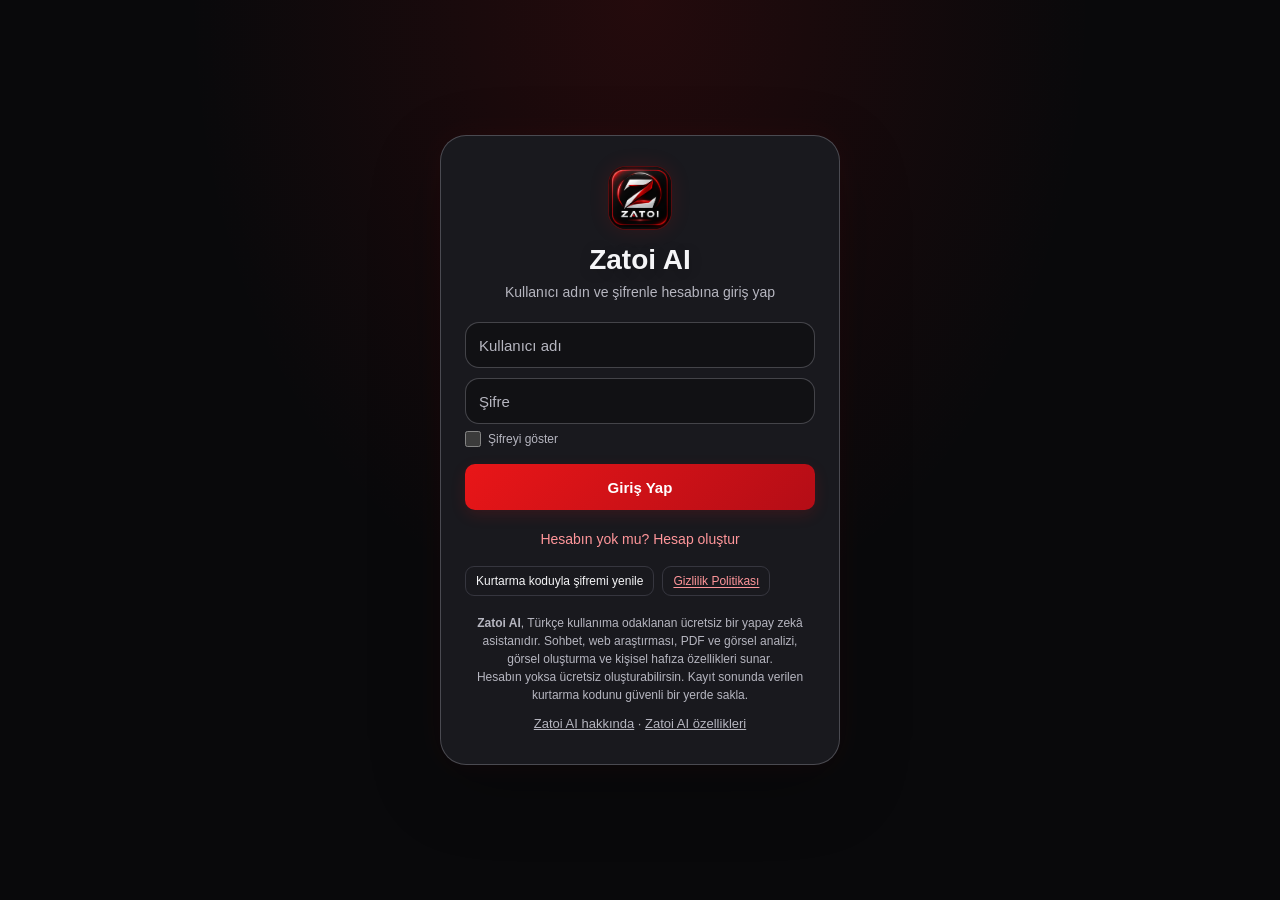
<file: index.html>
<!-- ZATOI AI INDEX V14.47.0 - REFERANS MOBIL UST BAR A1 -->
<!DOCTYPE html>
<html lang="tr">
<head>

  <meta charset="UTF-8">

  <meta
    name="viewport"
    content="width=device-width, initial-scale=1.0"
  >

  <title>Zatoi AI – Ücretsiz Türkçe Yapay Zekâ Asistanı</title>

  <meta name="description" content="Zatoi AI; Türkçe sohbet, web araştırması, PDF ve görsel analizi, görsel oluşturma ve kişisel hafıza özellikleri sunan ücretsiz yapay zekâ asistanıdır.">
  <meta name="robots" content="index,follow,max-image-preview:large,max-snippet:-1,max-video-preview:-1">
  <meta name="googlebot" content="index,follow,max-image-preview:large,max-snippet:-1,max-video-preview:-1">
  <meta name="application-name" content="Zatoi AI">
  <meta name="author" content="Zatoi AI">
  <meta http-equiv="content-language" content="tr">


  <link rel="canonical" href="https://zato55.github.io/zatoi-ai/">
  <meta http-equiv="Content-Security-Policy" content="default-src 'self'; script-src 'self' https://cdn.jsdelivr.net 'unsafe-inline'; connect-src 'self' https://zatoi-ai.fbboytr.workers.dev https://*.workers.dev; img-src 'self' data: blob: https:; media-src 'self' data: blob:; style-src 'self' 'unsafe-inline'; font-src 'self' data:; manifest-src 'self';">
  <meta name="referrer" content="strict-origin-when-cross-origin">

  <!-- Preconnect for performance -->
  <link rel="preconnect" href="https://cdn.jsdelivr.net" crossorigin>
  <link rel="dns-prefetch" href="cdn.jsdelivr.net">
  <link rel="preconnect" href="https://zatoi-ai.fbboytr.workers.dev">

  <link rel="sitemap" type="application/xml" title="Sitemap" href="https://zato55.github.io/zatoi-ai/sitemap.xml">
  <!-- ZATOI FAVICON — tarayıcı sekmesinde varsayılan dünya simgesi yerine marka ikonu -->
  <link rel="icon" type="image/png" sizes="32x32" href="./icon-192.png?v=14.63.10">
  <link rel="icon" type="image/png" sizes="192x192" href="./icon-192.png?v=14.63.10">
  <link rel="shortcut icon" type="image/png" href="./icon-192.png?v=14.63.10">
  <link rel="apple-touch-icon" sizes="192x192" href="./icon-192.png?v=14.63.10">

  <meta property="og:type" content="website">
  <meta property="og:site_name" content="Zatoi AI">
  <meta property="og:title" content="Zatoi AI – Ücretsiz Türkçe Yapay Zekâ Asistanı">
  <meta property="og:description" content="Türkçe sohbet et, web araştırması yap, PDF ve görselleri analiz et, görsel oluştur ve Zatoi AI ile kişisel bir yapay zekâ deneyimi yaşa.">
  <meta property="og:url" content="https://zato55.github.io/zatoi-ai/">
  <meta property="og:image" content="https://zato55.github.io/zatoi-ai/icon-512.png">
  <meta property="og:locale" content="tr_TR">

  <meta name="twitter:card" content="summary">
  <meta name="twitter:title" content="Zatoi AI – Ücretsiz Türkçe Yapay Zekâ Asistanı">
  <meta name="twitter:description" content="Türkçe sohbet, web araştırması, PDF ve görsel analizi, görsel oluşturma ve kişisel hafıza özellikleriyle Zatoi AI.">
  <meta name="twitter:image" content="https://zato55.github.io/zatoi-ai/icon-512.png">

  <script type="application/ld+json">
  {
    "@context": "https://schema.org",
    "@graph": [
      {
        "@type": "WebSite",
        "@id": "https://zato55.github.io/zatoi-ai/#website",
        "url": "https://zato55.github.io/zatoi-ai/",
        "name": "Zatoi AI",
        "alternateName": "Zatoi",
        "description": "Ücretsiz Türkçe yapay zekâ asistanı.",
        "inLanguage": "tr"
      },
      {
        "@type": "WebApplication",
        "@id": "https://zato55.github.io/zatoi-ai/#app",
        "name": "Zatoi AI",
        "alternateName": "Zatoi",
        "url": "https://zato55.github.io/zatoi-ai/",
        "description": "Zatoi AI; Türkçe sohbet, web araştırması, PDF ve görsel analizi, görsel oluşturma ve kişisel hafıza özellikleri sunan ücretsiz yapay zekâ asistanıdır.",
        "applicationCategory": "UtilitiesApplication",
        "applicationSubCategory": "Artificial Intelligence Assistant",
        "operatingSystem": "Any",
        "browserRequirements": "JavaScript etkin modern bir web tarayıcısı",
        "inLanguage": "tr",
        "image": "https://zato55.github.io/zatoi-ai/icon-512.png",
        "isAccessibleForFree": true,
        "offers": {
          "@type": "Offer",
          "price": "0",
          "priceCurrency": "TRY"
        },
        "featureList": [
          "Türkçe yapay zekâ sohbeti",
          "Web araştırması",
          "PDF analizi",
          "Görsel analizi",
          "Görsel oluşturma",
          "Sohbet geçmişi",
          "Kişisel hafıza",
          "Sesli giriş ve sesli yanıt",
          "PWA desteği"
        ],
        "publisher": {
          "@type": "Organization",
          "name": "Zatoi AI",
          "url": "https://zato55.github.io/zatoi-ai/"
        },
        "isPartOf": {
          "@id": "https://zato55.github.io/zatoi-ai/#website"
        }
      }
    ]
  }
  </script>

  <link rel="manifest" href="./manifest.json">
  <meta name="theme-color" content="#111827">
  <meta name="mobile-web-app-capable" content="yes">
  <meta name="apple-mobile-web-app-capable" content="yes">
  <meta name="apple-mobile-web-app-status-bar-style" content="black-translucent">
  <meta name="apple-mobile-web-app-title" content="Zatoi AI">
  <link rel="stylesheet" href="./style.css?v=14.61.7">

<style id="zatoi-pc-right-mode-switch-fix">
/* =========================================================
   PC: AI / SOHBET AYRIMI GERÇEKTEN SAĞ PANELİN İÇİNDE
   Mobil yapı değiştirilmez.
   ========================================================= */
@media (min-width: 801px) {
  /* AI ana header içindeki eski switch PC'de görünmez; mobil için DOM'da kalır. */
  #app:not(.people-chat-mode) .chat-top > .ai-mobile-mode-switch {
    display: none !important;
  }

  /* Sağ panel normal akışla 3 bölüm: switch / başlık / geçmiş listesi. */
  #app:not(.people-chat-mode) > .side-panel {
    display: flex !important;
    flex-direction: column !important;
    padding: 0 !important;
    overflow: hidden !important;
  }

  #app:not(.people-chat-mode) .desktop-side-mode-switch-wrap {
    display: flex !important;
    align-items: center !important;
    justify-content: center !important;
    flex: 0 0 80px !important;
    width: 100% !important;
    min-height: 80px !important;
    padding: 10px 16px !important;
    box-sizing: border-box !important;
    border-bottom: 1px solid var(--zatoi-border, #2b2f38) !important;
    background: var(--zatoi-bg, #0d0f13) !important;
  }

  /* Önceki absolute/fixed override'ları tamamen iptal et. */
  #app:not(.people-chat-mode) .desktop-side-mode-switch-wrap > .desktop-side-mode-switch {
    position: static !important;
    inset: auto !important;
    top: auto !important;
    right: auto !important;
    bottom: auto !important;
    left: auto !important;
    transform: none !important;
    z-index: auto !important;

    display: flex !important;
    align-items: center !important;
    justify-content: stretch !important;
    flex: 0 0 auto !important;
    width: 100% !important;
    max-width: none !important;
    height: 52px !important;
    margin: 0 !important;
    padding: 4px !important;
    gap: 4px !important;
    box-sizing: border-box !important;

    border: 1px solid var(--zatoi-border, #343842) !important;
    border-radius: 15px !important;
    background: var(--zatoi-bg-soft, #111318) !important;
    opacity: 1 !important;
    visibility: visible !important;
  }

  #app:not(.people-chat-mode) .desktop-side-mode-switch .zatoi-mode-btn {
    display: flex !important;
    align-items: center !important;
    justify-content: center !important;
    flex: 1 1 0 !important;
    min-width: 0 !important;
    height: 42px !important;
    padding: 0 10px !important;
    border-radius: 11px !important;
    white-space: nowrap !important;
    opacity: 1 !important;
    visibility: visible !important;
  }

  #app:not(.people-chat-mode) .desktop-side-mode-switch .zatoi-mode-btn.active {
    background: var(--zatoi-accent, #e50914) !important;
    color: #fff !important;
  }

  /* Başlık switch'in ALTINDA. */
  #app:not(.people-chat-mode) > .side-panel > .side-header {
    position: static !important;
    flex: 0 0 70px !important;
    width: 100% !important;
    height: 70px !important;
    min-height: 70px !important;
    margin: 0 !important;
    padding: 0 20px !important;
    box-sizing: border-box !important;

    display: flex !important;
    align-items: center !important;

    font-size: 16px !important;
    font-weight: 800 !important;
    color: var(--zatoi-text, #f5f5f5) !important;
    background: var(--zatoi-bg, #0d0f13) !important;
    border-bottom: 1px solid var(--zatoi-border, #2b2f38) !important;
  }

  /* Eski pseudo başlık yamaları varsa devre dışı. */
  #app:not(.people-chat-mode) > .side-panel > .side-header::before,
  #app:not(.people-chat-mode) > .side-panel > .side-header::after {
    content: none !important;
    display: none !important;
  }

  #app:not(.people-chat-mode) > .side-panel > .history-list {
    flex: 1 1 auto !important;
    min-height: 0 !important;
    overflow-y: auto !important;
  }
}

/* Mobilde yeni masaüstü switch yok; mevcut üst switch aynen devam eder. */
@media (max-width: 800px) {
  .desktop-side-mode-switch-wrap {
    display: none !important;
  }
}
</style>

<style id="zatoi-v14-49-clean-global-ui">
@media (min-width:801px){
  :root{
    --zatoi-right-col:360px;
    --zatoi-right-bar-side:12px;
    --zatoi-right-bar-h:52px;
  }

  /* Eski PC hesap alanı sadece işlev kaynağıdır; ekranda görünmez. */
  .desktop-account-menu{
    display:none!important;
  }

  /* AI sağ sütunu */
  #app:not(.people-chat-mode) > .side-panel{
    width:var(--zatoi-right-col)!important;
    min-width:var(--zatoi-right-col)!important;
    max-width:var(--zatoi-right-col)!important;
    flex:0 0 var(--zatoi-right-col)!important;
    padding:0!important;
    box-sizing:border-box!important;
  }

  #app:not(.people-chat-mode) .desktop-side-mode-switch-wrap{
    width:100%!important;
    height:80px!important;
    min-height:80px!important;
    padding:14px var(--zatoi-right-bar-side)!important;
    box-sizing:border-box!important;
  }

  /* Sohbet sağ sütunu */
  #app.people-chat-mode > .people-chat-panel,
  #app.people-chat-mode > .people-chat-panel > .people-mode-top{
    grid-template-columns:260px minmax(0,1fr) var(--zatoi-right-col)!important;
  }

  #app.people-chat-mode > .people-chat-panel > .people-rooms-panel{
    width:var(--zatoi-right-col)!important;
    min-width:var(--zatoi-right-col)!important;
    max-width:var(--zatoi-right-col)!important;
    box-sizing:border-box!important;
  }

  /* AI + Sohbet: birebir aynı bar */
  #app:not(.people-chat-mode)
  .desktop-side-mode-switch-wrap > .desktop-side-mode-switch.stable-global-mode-bar,
  #app.people-chat-mode
  .people-mode-top > .people-mode-switch.stable-global-mode-bar{
    position:static!important;
    inset:auto!important;
    transform:none!important;
    display:grid!important;
    grid-template-columns:repeat(3,minmax(0,1fr))!important;
    width:336px!important;
    min-width:336px!important;
    max-width:336px!important;
    height:52px!important;
    margin:0!important;
    padding:4px!important;
    gap:4px!important;
    box-sizing:border-box!important;
    overflow:hidden!important;
  }

  #app.people-chat-mode
  .people-mode-top > .people-mode-switch.stable-global-mode-bar{
    grid-column:3!important;
    justify-self:start!important;
    align-self:center!important;
    margin-left:12px!important;
  }

  .stable-global-mode-bar > .zatoi-mode-btn,
  .stable-global-mode-bar > .stable-bar-menu-btn{
    display:flex!important;
    flex:none!important;
    align-items:center!important;
    justify-content:center!important;
    width:100%!important;
    min-width:0!important;
    max-width:100%!important;
    height:42px!important;
    margin:0!important;
    padding:0 5px!important;
    gap:4px!important;
    box-sizing:border-box!important;
    font-size:13px!important;
    font-weight:750!important;
    line-height:1!important;
    white-space:nowrap!important;
    overflow:hidden!important;
  }

  .stable-global-mode-bar .stable-bar-username{
    display:block!important;
    min-width:0!important;
    max-width:none!important;
    flex:1 1 auto!important;
    overflow:hidden!important;
    text-overflow:ellipsis!important;
    white-space:nowrap!important;
  }

  .stable-global-mode-bar .stable-bar-username::before,
  .stable-global-mode-bar .stable-bar-username::after{
    content:none!important;
    display:none!important;
  }

  .stable-global-mode-bar .stable-bar-menu-btn:hover,
  .stable-global-mode-bar .stable-bar-menu-btn[aria-expanded="true"]{
    background:var(--zatoi-accent,#e50914)!important;
    color:#fff!important;
    box-shadow:
      inset 0 0 0 1px rgba(255,255,255,.10),
      0 0 0 1px rgba(229,9,20,.20)!important;
  }

  /* Tek global açılır hesap menüsü */
  #globalStableAccountDropdown{
    position:fixed!important;
    display:none;
    width:190px;
    max-width:calc(100vw - 16px);
    max-height:calc(100vh - 16px);
    overflow-y:auto;
    overflow-x:hidden;
    padding:6px;
    z-index:999999;
    box-sizing:border-box;
    border:1px solid #3a3e48;
    border-radius:12px;
    background:#191b20;
    box-shadow:0 16px 38px rgba(0,0,0,.48);
  }

  #globalStableAccountDropdown.open{
    display:flex!important;
    flex-direction:column;
    gap:2px;
  }

  #globalStableAccountDropdown button{
    display:grid;
    grid-template-columns:22px minmax(0,1fr);
    align-items:center;
    width:100%;
    height:38px;
    padding:0 10px;
    border:0;
    border-radius:8px;
    background:#17191e;
    color:var(--zatoi-text,#f5f5f5);
    font:inherit;
    font-size:13px;
    font-weight:650;
    line-height:1;
    text-align:left;
    cursor:pointer;
  }

  #globalStableAccountDropdown button:hover{
    background:#24272e;
  }

  #globalStableAccountDropdown .danger{
    color:#ff8f98;
  }
}

@media(max-width:800px){
  .stable-bar-menu-btn{
    display:none!important;
  }
}
</style>


<style id="zatoi-v14-59-3-mobile-account-menu-structure">
@media (max-width:800px){
  #globalStableAccountDropdown{
    position:fixed!important;
    display:none!important;
    width:210px;
    max-width:calc(100vw - 16px)!important;
    max-height:calc(100dvh - 16px)!important;
    overflow-y:auto!important;
    overflow-x:hidden!important;
    padding:6px!important;
    z-index:999999!important;
    box-sizing:border-box!important;
    border:1px solid #3a3e48!important;
    border-radius:12px!important;
    background:#191b20!important;
    box-shadow:0 16px 38px rgba(0,0,0,.48)!important;
    visibility:hidden!important;
    opacity:0!important;
    pointer-events:none!important;
  }

  #globalStableAccountDropdown.open{
    display:flex!important;
    flex-direction:column!important;
    gap:2px!important;
    visibility:visible!important;
    opacity:1!important;
    pointer-events:auto!important;
  }

  #globalStableAccountDropdown button{
    display:grid!important;
    grid-template-columns:22px minmax(0,1fr)!important;
    align-items:center!important;
    width:100%!important;
    min-width:0!important;
    height:38px!important;
    margin:0!important;
    padding:0 10px!important;
    border:0!important;
    border-radius:8px!important;
    background:#17191e!important;
    color:var(--zatoi-text,#f5f5f5)!important;
    box-shadow:none!important;
    font:inherit!important;
    font-size:13px!important;
    font-weight:650!important;
    line-height:1!important;
    text-align:left!important;
    cursor:pointer!important;
  }

  #globalStableAccountDropdown button:hover,
  #globalStableAccountDropdown button:active{
    background:#24272e!important;
  }

  #globalStableAccountDropdown .danger{
    color:#ff8f98!important;
  }

  #globalStableAccountDropdown:not(.open){
    display:none!important;
  }
}
</style>


<style id="zatoi-games-fourth-option">
/* Oyunlar: AI ve Sohbet üst barlarında hesap menüsünden sonra. */
#app .zatoi-games-bar > .zatoi-games-link {
  display:flex!important;align-items:center!important;justify-content:center!important;
  min-width:0!important;max-width:100%!important;padding:0 5px!important;
  height:42px!important;border:0!important;border-radius:11px!important;
  color:var(--zatoi-text,#f5f5f5)!important;background:transparent!important;
  text-decoration:none!important;font:750 12px/1 Arial,sans-serif!important;
  white-space:nowrap!important;box-sizing:border-box!important;
}
#app .zatoi-games-bar > .zatoi-games-link:hover {
  background:var(--zatoi-accent,#e50914)!important;color:#fff!important;
}
#app .zatoi-games-bar > .zatoi-games-link:focus-visible {
  outline:2px solid var(--zatoi-text,#fff)!important;outline-offset:-3px!important;
}
@media(min-width:801px){
  #app:not(.people-chat-mode) .desktop-side-mode-switch-wrap > .desktop-side-mode-switch.stable-global-mode-bar.zatoi-games-bar,
  #app.people-chat-mode .people-mode-top > .people-mode-switch.stable-global-mode-bar.zatoi-games-bar {
    grid-template-columns:repeat(4,minmax(0,1fr))!important;
    gap:3px!important;
  }
  #app .stable-global-mode-bar.zatoi-games-bar > .zatoi-mode-btn,
  #app .stable-global-mode-bar.zatoi-games-bar > .stable-bar-menu-btn {
    min-width:0!important;padding:0 3px!important;gap:3px!important;
    font-size:11px!important;
  }
}
@media(max-width:800px){
  #app .people-mode-switch.stable-global-mode-bar.zatoi-games-bar {
    display:grid!important;grid-template-columns:repeat(4,minmax(0,1fr))!important;
    min-width:0!important;max-width:100%!important;gap:2px!important;
  }
  #app .people-mode-switch.zatoi-games-bar > .zatoi-games-link {
    font-size:10px!important;padding:0 2px!important;height:100%!important;min-height:36px!important;
  }
}
</style>

<script id="zatoi-return-session-bootstrap-v14-63-5">
(() => {
  try {
    const token = String(localStorage.getItem("zatoi_auth_token_v1") || "").trim();
    const user = JSON.parse(localStorage.getItem("zatoi_auth_user_v1") || "null");
    if (token && user) document.documentElement.classList.add("zatoi-return-session");
  } catch {}
})();
</script>
<style id="zatoi-return-session-style-v14-63-5">
/* Kayıtlı oturumla sayfaya dönüldüğünde login ekranını hiç boyama. */
html.zatoi-return-session #authScreen{display:none!important;}
</style>


<style id="zatoi-mobile-account-menu-no-flash-v14-63-6">
@media (max-width:800px){
  #globalStableAccountDropdown.open:not(.zmg-position-ready){
    visibility:hidden!important;
    opacity:0!important;
    pointer-events:none!important;
  }
  #globalStableAccountDropdown.open.zmg-position-ready{
    visibility:visible!important;
  }
}
</style>


<style id="zatoi-v14-63-9-ai-header-viewport-top-fix">
@media (max-width:800px){
  /* Sadece AI global header:
     .chat-top içindeki eski boşluk/offsetlerden bağımsız olarak ekranın gerçek tepesine oturur. */
  #app:not(.people-chat-mode) .chat-top > .zatoi-mobile-global-header-component{
    position:fixed!important;
    top:0!important;
    left:0!important;
    right:0!important;
    width:100vw!important;
    max-width:none!important;
    margin:0!important;
    transform:none!important;
    z-index:1000!important;
  }

  /* Header fixed olduğu için kendi 84px'lik yerini koru. */
  #app:not(.people-chat-mode) .chat-top{
    height:84px!important;
    min-height:84px!important;
  }
}
</style>

</head>

<body>
<a href="#app" class="skip-link" style="position:absolute;left:-9999px;top:0;z-index:99999;padding:12px 20px;background:#60a5fa;color:#fff;border-radius:0 0 8px 0;font-weight:600;">Ana içeriğe geç</a>
<!-- ==========================================
     AUTH EKRANI
========================================== -->

<div
  id="authScreen"
  class="auth-screen"
>

  <div class="auth-card">

    <div class="auth-logo" aria-hidden="true">
      <img
        src="./icon-192.png"
        alt=""
        width="64"
        height="64"
        style="display:block;width:100%;height:100%;object-fit:contain;border-radius:18px;"
      >
    </div>

    <h1>
      Zatoi AI
    </h1>

    <p
      id="authSubtitle"
      class="auth-subtitle"
    >
      Kullanıcı adın ve şifrenle hesabına giriş yap
    </p>

    <div
      id="authError"
      class="auth-error"
    ></div>

    <label for="authUsername" class="sr-only">Kullanıcı adı</label>

    <input
      id="authUsername"
      aria-describedby="authHelp"
      class="auth-input"
      type="text"
      autocomplete="username"
      placeholder="Kullanıcı adı"
      maxlength="40"
    >

    <label for="authPassword" class="sr-only">Şifre</label>

    <input
      id="authPassword"
      aria-describedby="authHelp"
      class="auth-input"
      type="password"
      autocomplete="current-password"
      placeholder="Şifre"
      maxlength="128"
    >

    <label class="password-visibility" for="passwordVisibilityCheck">
      <input id="passwordVisibilityCheck" type="checkbox">
      <span>Şifreyi göster</span>
    </label>

    <label for="authPasswordConfirm" class="sr-only">Şifre tekrar</label>

    <input
      id="authPasswordConfirm"
      class="auth-input"
      type="password"
      autocomplete="new-password"
      placeholder="Şifre tekrar"
      maxlength="128"
      style="display:none;"
    >

    <button
      id="authSubmit"
      class="auth-submit"
    >
      Giriş Yap
    </button>

    <button
      id="authSwitch"
      class="auth-switch"
    >
      Hesabın yok mu? Hesap oluştur
    </button>

    <div class="auth-tools">
      <button id="forgotPasswordButton" type="button">Kurtarma koduyla şifremi yenile</button>
      <button id="installAppButton" type="button" hidden>Uygulamayı yükle</button>
      <button id="authPrivacyButton" class="privacy-link-btn" type="button">Gizlilik Politikası</button>
    </div>

    <div id="authHelp" class="auth-info">
      <strong>Zatoi AI</strong>, Türkçe kullanıma odaklanan ücretsiz bir yapay zekâ asistanıdır.
      Sohbet, web araştırması, PDF ve görsel analizi, görsel oluşturma ve kişisel hafıza özellikleri sunar.<br>
      Hesabın yoksa ücretsiz oluşturabilirsin. Kayıt sonunda verilen kurtarma kodunu güvenli bir yerde sakla.
      <div style="margin-top:10px;font-size:13px;">
        <a href="./hakkinda/" style="color:#93c5fd;">Zatoi AI hakkında</a> ·
        <a href="./ozellikler/" style="color:#93c5fd;">Zatoi AI özellikleri</a>
      </div>
    </div>

  </div>

</div>

<div id="networkBanner" class="network-banner" role="status" aria-live="polite"></div>


<div
  id="syncStatus"
  class="sync-status"
  role="status"
  aria-live="polite"
  aria-atomic="true"
>
  <span class="sync-spinner" aria-hidden="true"></span>
  <span id="syncStatusText">Sohbetler yükleniyor...</span>
</div>

<!-- ==========================================
     ANA UYGULAMA
========================================== -->

<div
  id="app"
  class="app hidden"
>
<script id="zatoi-return-session-show-app-v14-63-5">
(() => {
  if (!document.documentElement.classList.contains("zatoi-return-session")) return;
  const a = document.getElementById("app");
  if (a) a.classList.remove("hidden");
})();
</script>


  <section class="chat-column">


    <div class="chat-top">

      <button
        id="mobileHistoryQuickButton"
        class="mobile-history-quick-btn"
        type="button"
        aria-label="Sohbet geçmişini aç"
        title="Geçmiş"
      >
        📚
      </button>

      <div
        id="chatTitle"
        class="chat-title"
      >
        Yeni Sohbet
      </div>

      <div class="zatoi-mode-switch ai-mobile-mode-switch zatoi-mobile-global-actions" role="tablist" aria-label="Zatoi hızlı geçiş">
        <button id="zatoiChatModeButton" class="zatoi-mode-btn zatoi-global-round" type="button" role="tab" aria-selected="false" aria-label="Sohbet" title="Sohbet">💬</button>
        <button id="zatoiAiModeButton" class="zatoi-mode-btn active zatoi-global-round zatoi-global-ai" type="button" role="tab" aria-selected="true" aria-label="Zatoi AI" title="Zatoi AI">✦</button>
        <a class="zatoi-games-link zatoi-global-round" href="./oyunlar.html" aria-label="Oyunlar" title="Oyunlar">🎮</a>
      </div>


      <div class="top-actions">

        <!-- PC: hesap / ayarlar / yönetim / çıkış tek açılır menü -->
        <div class="desktop-account-menu">
          <button
            id="desktopAccountMenuButton"
            class="desktop-account-menu-button"
            type="button"
            aria-label="Hesap menüsünü aç"
            aria-haspopup="menu"
            aria-expanded="false"
            title="Hesap ve ayarlar"
          >
            👤 <span>Menü</span> ▾
          </button>

          <div
            id="desktopAccountDropdown"
            class="desktop-account-dropdown"
            role="menu"
            aria-hidden="true"
          >
            <div class="account-area">

              <button
                id="accountUsername"
                class="account-name desktop-account-dropdown-item"
                title="Profilimi aç"
                role="menuitem"
              >
              </button>

              <button
                id="logoutButton"
                class="logout-btn desktop-account-dropdown-item desktop-account-danger"
                aria-label="Hesaptan çıkış yap"
                role="menuitem"
              >
                ↪ Oturumu Kapat
              </button>

            </div>

            <button
              id="settingsButton"
              class="settings-btn desktop-account-dropdown-item"
              aria-label="Ayarları aç"
              title="Ayarlar"
              role="menuitem"
            >
              ⚙️ <span>Ayarlar</span>
            </button>

            <button
              id="adminButton"
              class="admin-btn desktop-account-dropdown-item"
              aria-label="Yönetici panelini aç"
              title="Yönetici Paneli"
              role="menuitem"
              hidden
            >
              🛡️ <span>Yönetim</span>
            </button>
          </div>
        </div>


        <button
          id="mobileHistoryButton"
          class="mobile-history-btn"
          aria-label="Sohbet geçmişini aç"
          title="Sohbet geçmişi"
        >
          📚 Geçmiş
        </button>


        <button
          id="newChatButton"
          class="new-chat-btn"
          aria-label="Yeni sohbet başlat"
          title="Yeni sohbet"
        >
          ➕ Yeni Sohbet
        </button>

      </div>

      <button
        id="mobileMenuButton"
        class="mobile-menu-btn"
        type="button"
        aria-label="Menüyü aç"
        aria-controls="mobileMenuOverlay"
        aria-expanded="false"
        title="Menü"
      >
        ☰
      </button>

    </div>


    <div class="desktop-input-area">


      <div
        id="desktopSelectedFile"
        class="selected-file"
      >

        <span id="desktopSelectedFileIcon">📄</span>

        <span
          id="desktopSelectedFileName"
          class="selected-file-name"
        ></span>

        <button
          id="desktopRemoveFile"
          class="remove-file-btn"
          aria-label="Ekli dosyayı kaldır"
        >
          ×
        </button>

      </div>


      <div class="input-box">

        <textarea
          id="desktopInput"
          rows="1"
          placeholder="Zatoi'ye bir şey sor..."
        ></textarea>


        <div id="desktopToolsMenu" class="tools-menu" aria-hidden="true">
          <button id="desktopCameraButton" class="tools-menu-item" type="button"><span class="tools-menu-icon">📷</span><span class="tools-menu-label">Kamera</span></button>
          <button id="desktopGalleryButton" class="tools-menu-item" type="button"><span class="tools-menu-icon">🖼️</span><span class="tools-menu-label">Fotoğraflar</span></button>
          <button id="desktopFilesButton" class="tools-menu-item" type="button"><span class="tools-menu-icon">📄</span><span class="tools-menu-label">Dosyalar</span></button>
        </div>

        <button
          id="desktopPdfButton"
          class="voice-btn pdf-btn"
          aria-label="Ekleme seçeneklerini aç"
          aria-expanded="false"
          title="Ekle"
        >
          ＋
        </button>


        <button
          id="micButton"
          class="voice-btn"
          aria-label="Sesli mesaj başlat"
          title="Sesli mesaj"
        >
          🎤
        </button>


        <button
          id="voiceToggle"
          class="voice-btn"
          aria-label="Sesli cevapları aç veya kapat"
          title="Sesli cevapları aç/kapat"
        >
          🔊
        </button>


        <button
          id="sendButton"
          class="action-btn send-btn"
          aria-label="Mesajı gönder"
          title="Mesajı gönder"
        >
          Gönder
        </button>

      </div>

    </div>


    <div
      id="messages"
      class="messages"
      role="log"
      aria-live="polite"
      aria-relevant="additions text"
      aria-label="Sohbet mesajları"
    ></div>


    <div class="mobile-input-area">


      <div
        id="mobileSelectedFile"
        class="selected-file"
      >

        <span id="mobileSelectedFileIcon">📄</span>

        <span
          id="mobileSelectedFileName"
          class="selected-file-name"
        ></span>

        <button
          id="mobileRemoveFile"
          class="remove-file-btn"
          aria-label="Ekli dosyayı kaldır"
        >
          ×
        </button>

      </div>


      <div
        id="mobileThinkingIndicator"
        class="mobile-thinking-indicator"
        role="status"
        aria-live="polite"
        aria-hidden="true"
      >
        <span class="mobile-thinking-label">Zatoi düşünüyor</span>
        <span class="mobile-thinking-dots" aria-hidden="true">
          <span></span>
          <span></span>
          <span></span>
        </span>
      </div>


      <div class="input-box">

        <textarea
          id="mobileInput"
          rows="1"
          placeholder="Zatoi'ye bir şey sor..."
        ></textarea>


        <div id="mobileToolsMenu" class="tools-menu" aria-hidden="true">
          <button id="mobileCameraButton" class="tools-menu-item" type="button"><span class="tools-menu-icon">📷</span><span class="tools-menu-label">Kamera</span></button>
          <button id="mobileGalleryButton" class="tools-menu-item" type="button"><span class="tools-menu-icon">🖼️</span><span class="tools-menu-label">Fotoğraflar</span></button>
          <button id="mobileFilesButton" class="tools-menu-item" type="button"><span class="tools-menu-icon">📄</span><span class="tools-menu-label">Dosyalar</span></button>
        </div>

        <button
          id="mobilePdfButton"
          class="voice-btn pdf-btn"
          aria-label="Ekleme seçeneklerini aç"
          aria-expanded="false"
          title="Ekle"
        >
          ＋
        </button>


        <button
          id="mobileMicButton"
          class="voice-btn"
          aria-label="Sesli mesaj başlat"
          title="Sesli mesaj"
        >
          🎤
        </button>


        <button
          id="mobileVoiceToggle"
          class="voice-btn"
          aria-label="Sesli cevapları aç veya kapat"
          title="Sesli cevapları aç/kapat"
        >
          🔊
        </button>


        <button
          id="mobileSendButton"
          class="action-btn send-btn"
          aria-label="Mesajı gönder"
          title="Mesajı gönder"
        >
          ➤
        </button>

      </div>

    </div>

  </section>


  <div id="peoplePublicProfileModal" class="people-public-profile-modal" hidden>
  <button id="peoplePublicProfileBackdrop" class="people-public-profile-backdrop" type="button" aria-label="Profili kapat"></button>
  <section class="people-public-profile-card" role="dialog" aria-modal="true" aria-labelledby="peoplePublicProfileName">
    <button id="peoplePublicProfileClose" class="people-public-profile-close" type="button" aria-label="Profili kapat">×</button>
    <div id="peoplePublicProfileAvatar" class="people-public-profile-avatar">✦</div>
    <div class="people-public-profile-kicker"><span class="people-public-profile-live-dot"></span><span>ZATOI PROFILE</span></div>
    <strong id="peoplePublicProfileName">Kullanıcı</strong>
    <span id="peoplePublicProfileUsername">@kullanici</span>
    <div class="people-public-profile-meta">
      <span id="peoplePublicProfileRole" class="people-public-profile-role">ÜYE</span>
      <span id="peoplePublicProfileState" class="people-public-profile-state">● Durum</span>
    </div>
    <p id="peoplePublicProfileBio">Henüz profil açıklaması yok.</p>
    <div class="people-public-profile-actions">
      <button id="peoplePublicProfileChat" type="button">💬 Özel Sohbet</button>
      <button id="peoplePublicProfileModerate" class="people-public-profile-moderate" type="button" hidden>🛡️ Moderasyon</button>
    </div>
  </section>
</div>

<section id="peopleChatPanel" class="people-chat-panel" aria-hidden="true">
    <div id="peopleMobileNav" class="people-mobile-nav" aria-label="Mobil sohbet görünümü">
      <button id="peopleMobileActiveTab" type="button">🟢 Aktifler</button>
      <button id="peopleMobileGeneralTab" type="button" class="active">🌐 Genel</button>
      <button id="peopleMobileRoomsTab" type="button">🔒 Odalar</button>
    </div>

    <div class="people-mode-top">
      <div class="people-mode-brand"><strong>Zatoi</strong><span>AI ve insan sohbeti</span></div>
      <button id="peopleMobileAccountButton" class="people-mobile-account-btn" type="button" aria-label="Hesap menüsünü aç" aria-expanded="false">
        <span id="peopleMobileAccountAvatar" class="people-mobile-account-avatar">👤</span>
      </button>
      <div class="zatoi-mode-switch people-mode-switch stable-global-mode-bar zatoi-games-bar" role="tablist" aria-label="Zatoi modu">
        <button id="peopleAiModeButton" class="zatoi-mode-btn" type="button" role="tab" aria-selected="false">✦ Zatoi AI</button>
        <button id="peopleChatModeButton" class="zatoi-mode-btn active" type="button" role="tab" aria-selected="true">💬 Sohbet</button>
        <button class="stable-bar-menu-btn" type="button" aria-expanded="false">👤 <span class="stable-bar-username">Kullanıcı</span> ▾</button>
        <a class="zatoi-games-link" href="./oyunlar.html" aria-label="Oyunlar sayfasını aç">🎮 Oyunlar</a>
      </div>
      <a class="people-mobile-games-btn zatoi-global-round" href="./oyunlar.html" aria-label="Oyunlara geç" title="Oyunlar">🎮</a>
    </div>
    <aside class="people-active-panel">
      <div class="people-panel-heading">
        <div><strong>🟢 Aktif Kullanıcılar</strong><span>Şu anda sohbette olanlar</span></div>
        <button id="peopleRefreshActive" type="button" class="people-icon-btn" title="Aktifleri yenile">↻</button>
      </div>
      <label class="people-search"><span>⌕</span><input id="peopleUserSearch" type="search" placeholder="Aktif kullanıcı ara..." aria-label="Aktif kullanıcı ara"></label>
      <div id="peopleActiveList" class="people-list">
        <div class="people-loading">Aktif kullanıcılar yükleniyor...</div>
      </div>
    </aside>

    <main class="people-conversation">
      <div id="peopleConversationHead" class="people-conversation-head">
        <div id="peopleConversationAvatar" class="people-avatar">🌐</div>
        <div><strong id="peopleConversationName">Genel Sohbet</strong><span id="peopleConversationStatus">Tüm aktif Zatoi kullanıcıları</span></div>
        <div id="peopleAdminChatTools" class="people-admin-chat-tools" hidden>
          <button id="peopleAdminManageToggle" class="people-admin-manage-toggle" type="button" aria-expanded="false">🛡️ Yönet ▾</button>
          <div id="peopleAdminManageMenu" class="people-admin-manage-menu" hidden>
            <button id="peopleAdminAnnouncement" type="button">📢 Duyuru gönder</button>
            <button id="peopleAdminClearGeneral" type="button">🧹 Genel sohbeti temizle</button>
          </div>
        </div>
        <button id="peopleGeneralButton" class="people-general-btn" type="button" title="Genel sohbete dön">🌐 Genel</button>
      </div>

      <button id="peoplePinnedBar" class="people-pinned-bar" type="button" hidden>
        <span class="people-pinned-bar-icon">📌</span>
        <span class="people-pinned-bar-copy"><strong>Sabit mesaj</strong><small id="peoplePinnedBarText"></small></span>
        <span class="people-pinned-bar-go">›</span>
      </button>

      <div id="peopleMessages" class="people-messages">
        <div class="people-conversation-empty">
          <div class="people-empty-orb">🌐</div>
          <h2>Genel Sohbet</h2>
          <p>Sohbet bölümündeki herkes burada konuşabilir. Aktif kullanıcıya tıklarsan ikinize özel bir oda açılır.</p>
          <span class="people-stage-badge">V14.31 • Genel + özel sohbet</span>
        </div>
      </div>

      <form id="peopleComposer" class="people-composer" aria-disabled="false">
        <div id="peopleReplyPreview" class="people-reply-preview" hidden>
          <span class="people-reply-preview-icon">↩️</span>
          <span class="people-reply-preview-copy"><strong id="peopleReplyPreviewName">Yanıt</strong><small id="peopleReplyPreviewText"></small></span>
          <button id="peopleReplyCancel" class="people-reply-cancel" type="button" aria-label="Yanıtı iptal et">×</button>
        </div>
        <input id="peopleMessageInput" aria-label="Genel sohbete mesaj yaz...">
        <button id="peopleSendButton" type="submit" aria-label="Mesaj gönder">➤</button>
      </form>
    </main>

    <aside class="people-rooms-panel">
      <div class="people-panel-heading">
        <div><strong>🔒 Özel Odalar</strong><span>Kişisel sohbetlerin</span></div>
        <button id="peopleRefreshRooms" type="button" class="people-icon-btn" title="Odaları yenile">↻</button>
      </div>

      <section id="peoplePrivateDock" class="people-private-dock" hidden>
        <div class="people-private-head">
          <div id="peoplePrivateAvatar" class="people-room-avatar">✦</div>
          <div class="people-private-person">
            <strong id="peoplePrivateName">Özel sohbet</strong>
            <small id="peoplePrivateStatus">Yalnızca iki kullanıcı</small>
          </div>
          <button id="peoplePrivateMinimize" type="button" class="people-private-control" title="Küçült">−</button>
          <button id="peoplePrivateClose" type="button" class="people-private-control" title="Kapat">×</button>
        </div>
        <div id="peoplePrivateMessages" class="people-private-messages"></div>
        <form id="peoplePrivateComposer" class="people-private-composer">
          <div id="peoplePrivateReplyPreview" class="people-reply-preview people-private-reply-preview" hidden>
            <span class="people-reply-preview-icon">↩️</span>
            <span class="people-reply-preview-copy"><strong id="peoplePrivateReplyPreviewName">Yanıt</strong><small id="peoplePrivateReplyPreviewText"></small></span>
            <button id="peoplePrivateReplyCancel" class="people-reply-cancel" type="button" aria-label="Yanıtı iptal et">×</button>
          </div>
          <input id="peoplePrivateInput" aria-label="Özel mesaj yaz...">
          <button id="peoplePrivateSend" type="submit" aria-label="Özel mesaj gönder">➤</button>
        </form>
      </section>

      <div id="peopleRoomList" class="people-list people-room-list">
        <div class="people-loading">Özel odalar yükleniyor...</div>
      </div>
    </aside>
  </section>

  <aside class="side-panel">

    <div class="desktop-side-mode-switch-wrap">
      <div class="zatoi-mode-switch desktop-side-mode-switch stable-global-mode-bar zatoi-games-bar" role="tablist" aria-label="Zatoi modu">
        <button id="desktopSideAiModeButton" class="zatoi-mode-btn active" type="button" role="tab" aria-selected="true">✦ Zatoi AI</button>
        <button id="desktopSideChatModeButton" class="zatoi-mode-btn" type="button" role="tab" aria-selected="false">💬 Sohbet</button>
        <button class="stable-bar-menu-btn" type="button" aria-expanded="false">👤 <span class="stable-bar-username">Kullanıcı</span> ▾</button>
        <a class="zatoi-games-link" href="./oyunlar.html" aria-label="Oyunlar sayfasını aç">🎮 Oyunlar</a>
      </div>
    </div>

    <div class="side-header">
      💬 Geçmiş Sohbetler
    </div>

    <div
      id="historyList"
      class="history-list"
    ></div>

  </aside>

</div>


<div id="settingsOverlay" class="settings-overlay" aria-hidden="true">
  <section class="settings-panel" role="dialog" aria-modal="true" aria-labelledby="settingsTitle">
    <div class="settings-header">
      <div id="settingsTitle" class="settings-title">⚙️ Ayarlar</div>
      <button id="settingsCloseButton" class="settings-close" aria-label="Ayarları kapat">×</button>
    </div>
    <div class="settings-content">
      <div class="settings-section">
        <div class="settings-section-title">Ses</div>
        <div class="setting-row">
          <div class="setting-info"><div class="setting-label">Sesli Yanıt</div><div class="setting-desc">Bu oturumda Zatoi cevaplarını sesli okusun. Uygulama yeniden açıldığında otomatik kapanır.</div></div>
          <button id="settingsVoiceToggle" class="settings-switch setting-control" role="switch" aria-checked="false" aria-label="Sesli yanıt"></button>
        </div>
      </div>
      <div class="settings-section">
        <div class="settings-section-title">Görünüm</div>
        <div class="setting-row">
          <div class="setting-info"><div class="setting-label">Tema</div><div class="setting-desc">Zatoi'nin görünümünü seç.</div></div>
          <select id="themeSetting" class="settings-select setting-control" aria-label="Tema"><option value="dark">Koyu</option><option value="light">Açık</option><option value="system">Sistem</option></select>
        </div>
        <div class="setting-row">
          <div class="setting-info"><div class="setting-label">Yazı Boyutu</div><div class="setting-desc">Sohbet metinlerinin boyutunu ayarla.</div></div>
          <select id="fontSizeSetting" class="settings-select setting-control" aria-label="Yazı boyutu"><option value="small">Küçük</option><option value="normal">Normal</option><option value="large">Büyük</option></select>
        </div>
        <div class="setting-row">
          <div class="setting-info"><div class="setting-label">Animasyonlar</div><div class="setting-desc">Arayüz hareketlerini ve geçişlerini kullan.</div></div>
          <button id="animationsSetting" class="settings-switch active setting-control" role="switch" aria-checked="true" aria-label="Animasyonlar"></button>
        </div>
      </div>
      <div class="settings-section">
        <div class="settings-section-title">Bulut</div>
        <div class="setting-row">
          <div class="setting-info"><div class="setting-label">Sohbet Senkronizasyonu</div><div class="setting-desc">Sohbetlerin hesabınla cihazlar arasında otomatik eşitlenir.</div></div>
          <div class="settings-status"><span class="settings-status-dot"></span><span>Aktif</span></div>
        </div>
      </div>
      <div class="settings-section">
        <div class="settings-section-title">Hesap</div>
        <div class="setting-row">
          <div class="setting-info"><div class="setting-label">Kullanıcı</div><div id="settingsUsername" class="setting-desc settings-username">—</div></div>
          <button id="settingsLogoutButton" class="settings-logout">Oturumu Kapat</button>
        </div>
        <div class="account-tools">
          <button id="openProfileButton" class="account-tool">👤 Profilim</button>
          <button id="exportChatButton" class="account-tool">Aktif sohbeti dışa aktar</button>
          <button id="privacyPolicyButton" class="account-tool">Gizlilik Politikası</button>
          <button id="clearDataButton" class="account-tool">Sohbetleri ve hafızayı temizle</button>
          <button id="deleteAccountButton" class="account-tool danger">Hesabı kalıcı sil</button>
        </div>
      </div>
      <div class="settings-section">
        <div class="settings-section-title">Zatoi Hakkında</div>
        <div class="settings-about">Zatoi AI; sohbet, web araştırması, PDF analizi, görsel anlama, kişisel hafıza ve bulut sohbet geçmişini tek arayüzde birleştirir. Sohbetler hesabında saklanır; yüklenen içerikler yalnızca yanıt üretmek için işlenir. Hesap bölümünden verilerini temizleyebilir veya hesabını silebilirsin.<br><span class="settings-version">V14.45.1 • Profesyonel Profil + Yönetici Paneli + Akıllı Router</span></div>
      </div>
    </div>
  </section>
</div>




<div id="profileOverlay" class="profile-overlay" aria-hidden="true">
  <section class="profile-panel" role="dialog" aria-modal="true" aria-labelledby="profileTitle">
    <div class="profile-header">
      <div>
        <div id="profileTitle" class="profile-title"><span class="profile-title-mark">✦</span> Profilimi Düzenle</div>
        <div class="profile-subtitle">Profilinin diğer kullanıcılara nasıl görüneceğini düzenle.</div>
      </div>
      <button id="profileCloseButton" class="profile-close" type="button" aria-label="Profili kapat">×</button>
    </div>

    <div class="profile-content">
      <div class="profile-hero">
        <div id="profileAvatarPreview" class="profile-avatar profile-avatar-spark">✦</div>
        <div class="profile-identity">
          <div id="profileDisplayPreview" class="profile-display-name">Zatoi kullanıcısı</div>
          <div id="profileUsernamePreview" class="profile-username">@kullanici</div>
          <span id="profileRoleBadge" class="profile-role-badge">USER</span>
        </div>
      </div>

      <div class="profile-section">
        <div class="profile-section-title"><span>01</span> Kimlik</div>
        <label class="profile-field">
          <span>Görünen ad</span>
          <input id="profileDisplayName" maxlength="40" placeholder="Profilinde görünecek ad">
        </label>
        <label class="profile-field">
          <span>Hakkımda</span>
          <textarea id="profileBio" maxlength="180" rows="3" placeholder="Kendini kısaca anlat..."></textarea>
          <small><span id="profileBioCount">0</span>/180</small>
        </label>
        <label class="profile-field">
          <span>Zatoi sana nasıl hitap etsin?</span>
          <input id="profilePreferredName" maxlength="40" placeholder="Örn. Mesut">
        </label>
      </div>

      <div class="profile-section">
        <div class="profile-section-title"><span>02</span> Avatar</div>
        <div id="profileAvatarChoices" class="profile-avatar-choices" role="radiogroup" aria-label="Avatar seç">
          <button type="button" data-avatar="spark" class="profile-avatar-choice" aria-label="Kıvılcım" title="Kıvılcım">✦</button>
          <button type="button" data-avatar="orbit" class="profile-avatar-choice" aria-label="Yörünge" title="Yörünge">◉</button>
          <button type="button" data-avatar="bolt" class="profile-avatar-choice" aria-label="Şimşek" title="Şimşek">ϟ</button>
          <button type="button" data-avatar="pixel" class="profile-avatar-choice" aria-label="Kristal" title="Kristal">◆</button>
          <button type="button" data-avatar="nova" class="profile-avatar-choice" aria-label="Nova" title="Nova">✺</button>
          <button type="button" data-avatar="shield" class="profile-avatar-choice" aria-label="Kalkan" title="Kalkan">⬡</button>
        </div>
        <div id="profileAdminAvatarCollection" class="profile-admin-avatar-collection" hidden>
          <div class="profile-admin-avatar-heading">
            <span class="profile-admin-avatar-kicker">YÖNETİCİ KOLEKSİYONU</span>
            <span class="profile-admin-avatar-lock">ZATOI • ADMIN</span>
          </div>
          <div class="profile-admin-avatar-choices" role="radiogroup" aria-label="Yönetici avatarı seç">
            <button type="button" data-avatar="admin-commander" class="profile-avatar-choice profile-admin-avatar-choice" aria-label="Komutan" title="Komutan"><img src="./admin-commander.webp?v=14.61" alt=""></button>
            <button type="button" data-avatar="admin-guardian" class="profile-avatar-choice profile-admin-avatar-choice" aria-label="Siber Muhafız" title="Siber Muhafız"><img src="./admin-guardian.webp?v=14.61" alt=""></button>
            <button type="button" data-avatar="admin-operator" class="profile-avatar-choice profile-admin-avatar-choice" aria-label="Maskeli Operatör" title="Maskeli Operatör"><img src="./admin-operator.webp?v=14.61" alt=""></button>
            <button type="button" data-avatar="admin-android" class="profile-avatar-choice profile-admin-avatar-choice" aria-label="Android" title="Android"><img src="./admin-android.webp?v=14.61" alt=""></button>
            <button type="button" data-avatar="admin-shadow" class="profile-avatar-choice profile-admin-avatar-choice" aria-label="Gölge Ajan" title="Gölge Ajan"><img src="./admin-shadow.webp?v=14.61" alt=""></button>
            <button type="button" data-avatar="admin-sentinel" class="profile-avatar-choice profile-admin-avatar-choice" aria-label="Zatoi Sentinel" title="Zatoi Sentinel"><img src="./admin-sentinel.webp?v=14.61" alt=""></button>
          </div>
        </div>
        <div class="profile-help">Zatoi profilinde görünecek simgeyi seç.</div>
      </div>

      <div class="profile-section">
        <div class="profile-section-title"><span>03</span> Hesap</div>
        <div class="profile-meta-row"><span>Kullanıcı adı</span><strong id="profileMetaUsername">—</strong></div>
        <div class="profile-meta-row"><span>Rol</span><strong id="profileMetaRole">—</strong></div>
        <div class="profile-meta-row"><span>Profil oluşturma</span><strong id="profileMetaCreated">—</strong></div>
      </div>

      <div class="profile-section">
        <div class="profile-section-title"><span>04</span> Güvenlik</div>
        <div class="profile-security-grid">
          <button id="profileChangePasswordButton" class="profile-secondary-btn" type="button">🔑 Şifreyi Değiştir</button>
          <button id="profileLogoutOthersButton" class="profile-secondary-btn" type="button">↪ Diğer Oturumları Kapat</button>
        </div>
      </div>

      <div class="profile-actions">
        <span id="profileStatus" class="profile-status"></span>
        <button id="profileSaveButton" class="profile-save-btn" type="button">Değişiklikleri Kaydet</button>
      </div>
    </div>
  </section>
</div>

<div id="adminOverlay" class="admin-overlay" aria-hidden="true">
  <section class="admin-panel" role="dialog" aria-modal="true" aria-labelledby="adminTitle">
    <div class="admin-header">
      <div>
        <div id="adminTitle" class="admin-title">🛡️ Zatoi Yönetici Paneli</div>
        <div class="admin-subtitle">Kullanıcılar, oturumlar, bakım modu ve sistem durumu</div>
      </div>
      <button id="adminCloseButton" class="admin-close" type="button" aria-label="Yönetici panelini kapat">×</button>
    </div>

    <div class="admin-content">
      <div class="admin-toolbar">
        <button id="adminRefreshButton" class="admin-action primary" type="button">↻ Yenile</button>
        <button id="adminMaintenanceButton" class="admin-action warning" type="button">Bakım Modu</button>
        <button id="adminErrorsButton" class="admin-action" type="button">Hata Kayıtları</button>
        <span id="adminStatus" class="admin-status">Hazır</span>
      </div>

      <div class="admin-stats">
        <div class="admin-stat"><div id="adminStatUsers" class="admin-stat-value">—</div><div class="admin-stat-label">Kullanıcı</div></div>
        <div class="admin-stat"><div id="adminStatAdmins" class="admin-stat-value">—</div><div class="admin-stat-label">Yönetici</div></div>
        <div class="admin-stat"><div id="adminStatSessions" class="admin-stat-value">—</div><div class="admin-stat-label">Aktif Oturum</div></div>
        <div class="admin-stat"><div id="adminStatChats" class="admin-stat-value">—</div><div class="admin-stat-label">Bulut Sohbeti</div></div>
        <div class="admin-stat"><div id="adminStatImages" class="admin-stat-value">—</div><div class="admin-stat-label">Saklanan Görsel</div></div>
        <div class="admin-stat"><div id="adminStatErrors" class="admin-stat-value">—</div><div class="admin-stat-label">24s Hata</div></div>
      </div>

      <div class="admin-section">
        <div class="admin-section-head">
          <span>Kullanıcı Yönetimi</span>
          <span id="adminMaintenanceState" class="admin-role">Bakım: —</span>
        </div>
        <div class="admin-table-wrap">
          <table class="admin-table">
            <thead>
              <tr>
                <th>Kullanıcı</th>
                <th>Rol</th>
                <th>Oturum</th>
                <th>Sohbet</th>
                <th>İşlemler</th>
              </tr>
            </thead>
            <tbody id="adminUsersBody">
              <tr><td colspan="5" class="admin-empty">Panel açıldığında kullanıcılar yüklenir.</td></tr>
            </tbody>
          </table>
        </div>
      </div>

      <div id="adminErrorsSection" class="admin-section" hidden>
        <div class="admin-section-head">
          <span>Son Hata Kayıtları</span>
          <button id="adminClearErrorsButton" class="admin-action danger" type="button">🗑️ Hata Kayıtlarını Temizle</button>
        </div>
        <div class="admin-table-wrap">
          <table class="admin-table">
            <thead>
              <tr><th>Zaman</th><th>Alan</th><th>Kod</th><th>Mesaj</th></tr>
            </thead>
            <tbody id="adminErrorsBody"></tbody>
          </table>
        </div>
      </div>
    </div>
  </section>
</div>

<div id="privacyOverlay" class="privacy-overlay" aria-hidden="true">
  <section class="privacy-panel" role="dialog" aria-modal="true" aria-labelledby="privacyTitle">
    <div class="privacy-header">
      <div id="privacyTitle" class="privacy-title">Gizlilik Politikası</div>
      <button id="privacyCloseButton" class="privacy-close" type="button" aria-label="Gizlilik politikasını kapat" title="Kapat">×</button>
    </div>
    <div class="privacy-content">
      <h2>Hangi veriler işlenir?</h2>
      <p>Zatoi AI; kullanıcı adı, oturum bilgileri, sohbet geçmişi, kişisel hafıza tercihleri ve kullandığın özelliklere göre yüklediğin PDF/görselleri işleyebilir. Şifreler düz metin olarak saklanmaz; sunucu tarafında türetilmiş parola özeti kullanılır.</p>
      <h3>Sohbetler ve cihaz verileri</h3>
      <p>Sohbet geçmişi hesabınla bulutta eşitlenebilir. Aynı cihazdaki yerel sohbet önbelleği hesap kimliğine göre ayrı tutulur. Tema ve yazı boyutu gibi arayüz tercihleri cihazda saklanabilir.</p>
      <h3>PDF, görsel ve yapay zekâ işlemleri</h3>
      <p>Bir PDF veya görsel gönderdiğinde içerik, istediğin yanıtı üretmek veya görseli analiz etmek için Zatoi Worker ve kullanılan yapay zekâ hizmetlerine aktarılabilir. Görsel üretiminde, isteğe göre görsel referans araştırması yapılabilir.</p>
      <h3>Web araştırması</h3>
      <p>Güncel internet bilgisi gereken isteklerde arama sorgusu üçüncü taraf arama hizmetine gönderilebilir. Arama yalnızca gerekli olduğunda kullanılır.</p>
      <h3>Kontrol sende</h3>
      <p>Ayarlar bölümünden sohbet verilerini ve hafızayı temizleyebilir veya hesabını kalıcı olarak silebilirsin. Kurtarma kodunu güvenli bir yerde saklaman gerekir; kod hesabını kurtarmak için kullanılır.</p>
      <h3>Güvenlik notu</h3>
      <p>İnternete gönderilen hiçbir sistem için mutlak güvenlik garantisi verilemez. Bu nedenle gereksiz hassas bilgi, parola veya ödeme bilgisi yüklememen önerilir.</p>
    </div>
  </section>
</div>

<div id="dropOverlay" class="drop-overlay" aria-hidden="true">
  <div class="drop-overlay-card">📎 PDF veya görselleri buraya bırak</div>
</div>


<input
  id="pdfInput"
  class="file-input"
  type="file"
  accept="application/pdf,.pdf"
  aria-label="PDF dosyası yükle"
>

<input
  id="galleryInput"
  class="file-input"
  type="file"
  accept="image/jpeg,image/png,image/webp,.jpg,.jpeg,.png,.webp"
  multiple
>

<input
  id="cameraInput"
  class="file-input"
  type="file"
  accept="image/*"
  capture="environment"
  aria-label="Kamera ile fotoğraf çek"
>


<div id="mobileMenuOverlay" class="mobile-menu-overlay" aria-hidden="true">
  <aside class="mobile-menu-panel" role="dialog" aria-modal="true" aria-label="Uygulama menüsü">
    <div class="mobile-menu-header">
      <div id="mobileMenuTitle" class="mobile-menu-title">Zatoi Menü</div>
      <button id="mobileMenuCloseButton" class="mobile-menu-close" type="button" aria-label="Menüyü kapat">×</button>
    </div>
    <div id="mobileMenuUsername" class="mobile-menu-account">Hesap</div>
    <button id="mobileMenuNewChat" class="mobile-menu-action" type="button"><span class="menu-icon">＋</span><span>Yeni Sohbet</span></button>
    <button id="mobileMenuSettings" class="mobile-menu-action" type="button"><span class="menu-icon">⚙️</span><span>Ayarlar</span></button>
    <button id="mobileMenuAdmin" class="mobile-menu-action" type="button" hidden><span class="menu-icon">🛡️</span><span>Yönetici Paneli</span></button>
    <button id="mobileMenuLogout" class="mobile-menu-action logout" type="button"><span class="menu-icon">↪</span><span>Oturumu Kapat</span></button>
  </aside>
</div>

<div
  id="mobileHistoryOverlay"
  class="mobile-history-overlay"
  role="dialog"
  aria-modal="true"
  aria-labelledby="mobileHistoryTitle"
>

  <div class="mobile-history-panel">

    <div class="mobile-history-header">
      <span id="mobileHistoryTitle">
        💬 Zatoi Sohbetleri
      </span>

      <button
        id="closeHistoryButton"
        class="close-history"
        aria-label="Sohbet geçmişini kapat"
      >
        ×
      </button>

    </div>


    <div
      id="mobileHistoryList"
      class="mobile-history-list"
    ></div>

  </div>

</div>




<div
  id="imageViewer"
  class="image-viewer"
  aria-hidden="true"
  role="dialog"
  aria-modal="true"
  aria-label="Görsel önizleme"
>
  <button
    id="imageViewerClose"
    class="image-viewer-close"
    aria-label="Görseli kapat"
  >×</button>
  <img id="imageViewerImage" alt="Büyütülmüş görsel">
</div>

<script>


/* ==========================================
   AYARLAR
========================================== */

const WORKER_URL =
  "https://zatoi-ai.fbboytr.workers.dev/";


const CHATS_KEY =
  "zatoi_chats_v6";


const ACTIVE_CHAT_KEY =
  "zatoi_active_chat_v6";


const GLOBAL_MEMORY_KEY =
  "zatoi_global_memory_v6";

const THEME_SETTING_KEY = "zatoi_theme_v1";
const FONT_SIZE_SETTING_KEY = "zatoi_font_size_v1";
const ANIMATIONS_SETTING_KEY = "zatoi_animations_v1";
const IMAGE_PREFERENCE_KEY = "zatoi_image_preference_v1";
const PENDING_IMAGE_CHOICES_KEY = "zatoi_pending_image_choices_v1";



const AUTH_TOKEN_KEY =
  "zatoi_auth_token_v1";


const AUTH_USER_KEY =
  "zatoi_auth_user_v1";

let currentUser = null;

function storedUserId() {
  try {
    const raw = JSON.parse(localStorage.getItem(AUTH_USER_KEY) || "null");
    return String(raw?.userId || "").trim();
  } catch {
    return "";
  }
}

function accountStorageKey(baseKey) {
  const userId = String(currentUser?.userId || storedUserId() || "").trim();
  return userId ? `${baseKey}__${userId}` : `${baseKey}__anonymous`;
}

function chatsKey() { return accountStorageKey(CHATS_KEY); }
function activeChatKey() { return accountStorageKey(ACTIVE_CHAT_KEY); }
function memoryKey() { return accountStorageKey(GLOBAL_MEMORY_KEY); }
function imagePreferenceKey() { return accountStorageKey(IMAGE_PREFERENCE_KEY); }
function pendingImageChoicesKey() { return accountStorageKey(PENDING_IMAGE_CHOICES_KEY); }


/* ==========================================
   AUTH DURUMU
========================================== */

let authToken =
  localStorage.getItem(
    AUTH_TOKEN_KEY
  ) || "";


let imagePreference = { realistic: 0, cinematic: 0, choices: 0 };
try {

  currentUser =
    JSON.parse(
      localStorage.getItem(
        AUTH_USER_KEY
      ) || "null"
    );

} catch (error) {

  currentUser = null;

}

let pendingImageChoices = [];
try {
  imagePreference = { ...imagePreference, ...JSON.parse(localStorage.getItem(imagePreferenceKey()) || "{}") };
  const pending = JSON.parse(localStorage.getItem(pendingImageChoicesKey()) || "[]");
  pendingImageChoices = Array.isArray(pending) ? pending : [];
} catch {}


/* ==========================================
   ELEMENTLER
========================================== */

const authScreen =
  document.getElementById(
    "authScreen"
  );


const app =
  document.getElementById(
    "app"
  );


const authSubtitle =
  document.getElementById(
    "authSubtitle"
  );


const authError =
  document.getElementById(
    "authError"
  );


const authUsername =
  document.getElementById(
    "authUsername"
  );


const authPassword =
  document.getElementById(
    "authPassword"
  );


const authPasswordConfirm =
  document.getElementById(
    "authPasswordConfirm"
  );


const authSubmit =
  document.getElementById(
    "authSubmit"
  );


const authSwitch =
  document.getElementById(
    "authSwitch"
  );


const accountUsername =
  document.getElementById(
    "accountUsername"
  );

const syncStatus =
  document.getElementById(
    "syncStatus"
  );

const syncStatusText =
  document.getElementById(
    "syncStatusText"
  );


const messagesElement =
  document.getElementById(
    "messages"
  );


const chatTitleElement =
  document.getElementById(
    "chatTitle"
  );


const historyList =
  document.getElementById(
    "historyList"
  );


const mobileHistoryList =
  document.getElementById(
    "mobileHistoryList"
  );


const desktopInput =
  document.getElementById(
    "desktopInput"
  );


const mobileInput =
  document.getElementById(
    "mobileInput"
  );


const pdfInput =
  document.getElementById(
    "pdfInput"
  );

const galleryInput = document.getElementById("galleryInput");
const cameraInput = document.getElementById("cameraInput");
const desktopToolsMenu = document.getElementById("desktopToolsMenu");
const mobileToolsMenu = document.getElementById("mobileToolsMenu");
const desktopPdfButton = document.getElementById("desktopPdfButton");
const mobilePdfButton = document.getElementById("mobilePdfButton");


let chats = [];

let activeChatId = null;

let selectedPdf = null;

let selectedImages = [];

let documentData = null;

let sending = false;

let authMode = "login";

let cloudSyncTimer = null;
let cloudSyncInFlight = false;


/* ==========================================
   AUTH HATA MESAJI
========================================== */

function showAuthError(message) {

  authError.textContent =
    message;

  authError.classList.add(
    "show"
  );

}


function clearAuthError() {

  authError.textContent =
    "";

  authError.classList.remove(
    "show"
  );

}


/* ==========================================
   AUTH MODU
========================================== */

function updateAuthMode() {

  clearAuthError();

  authUsername.value = "";
  authPassword.value = "";
  authPasswordConfirm.value = "";

  if (authMode === "login") {

    authSubtitle.textContent =
      "Kullanıcı adın ve şifrenle hesabına giriş yap";

    authPassword.autocomplete =
      "current-password";

    authPasswordConfirm.style.display =
      "none";

    authSubmit.textContent =
      "Giriş Yap";

    authSwitch.textContent =
      "Hesabın yok mu? Hesap oluştur";

  } else {

    authSubtitle.textContent =
      "Kullanıcı adını ve en az 8 karakterlik şifreni belirle";

    authPassword.autocomplete =
      "new-password";

    authPasswordConfirm.style.display =
      "block";

    authSubmit.textContent =
      "Hesap Oluştur";

    authSwitch.textContent =
      "Zaten hesabın var mı? Giriş yap";

  }

}


authSwitch.onclick =
  () => {

    authMode =
      authMode === "login"
        ? "register"
        : "login";

    updateAuthMode();

  };


/* ==========================================
   AUTH API
========================================== */

async function authRequest(
  action,
  username = "",
  password = "",
  extra = {}
) {

  const response =
    await fetch(
      WORKER_URL,
      {

        method:
          "POST",

        headers: {

          "Content-Type":
            "application/json",

          ...(authToken
            ? {
                "Authorization":
                  `Bearer ${authToken}`
              }
            : {})

        },

        body:
          JSON.stringify({

            type:
              "auth",

            action:
              action,

            username:
              username,

            password:
              password,

            ...extra

          })

      }
    );


  let data = {};

  try {

    data =
      await response.json();

  } catch (error) {

    data = {};

  }


  if (!response.ok) {

    throw new Error(

      data.details ||
      data.error ||
      "İşlem başarısız."

    );

  }


  return data;

}


/* ==========================================
   AUTH BAŞARILI
========================================== */

function saveAuth(
  token,
  user,
  memory
) {

  authToken =
    token || "";

  currentUser =
    user || null;


  if (authToken) {

    localStorage.setItem(
      AUTH_TOKEN_KEY,
      authToken
    );

  } else {

    localStorage.removeItem(
      AUTH_TOKEN_KEY
    );

  }


  if (currentUser) {

    localStorage.setItem(

      AUTH_USER_KEY,

      JSON.stringify(
        currentUser
      )

    );

  } else {

    localStorage.removeItem(
      AUTH_USER_KEY
    );

  }


  if (memory) {

    globalMemory = {

      name:
        memory.name || "",

      facts:
        Array.isArray(
          memory.facts
        )
          ? memory.facts
          : [],

      preferences:
        Array.isArray(
          memory.preferences
        )
          ? memory.preferences
          : []

    };


    saveMemory();

  }


  if (currentUser) {

    accountUsername.textContent =
      "👤 " +
      currentUser.username;

  } else {

    accountUsername.textContent =
      "";

  }

  const isAdmin = currentUser?.role === "admin";
  const adminButtonNode = document.getElementById("adminButton");
  const mobileAdminNode = document.getElementById("mobileMenuAdmin");

  if (adminButtonNode) {
    adminButtonNode.hidden = !isAdmin;
    adminButtonNode.classList.toggle("show", isAdmin);
  }

  if (mobileAdminNode) {
    mobileAdminNode.hidden = !isAdmin;
  }

}

document.getElementById("passwordVisibilityCheck").onchange = event => {
  const show = event.target.checked;
  authPassword.type = show ? "text" : "password";
  authPasswordConfirm.type = show ? "text" : "password";
};

let deferredInstallPrompt = null;
window.addEventListener("beforeinstallprompt", event => {
  event.preventDefault();
  deferredInstallPrompt = event;
  document.getElementById("installAppButton").hidden = false;
});
document.getElementById("installAppButton").onclick = async () => {
  if (!deferredInstallPrompt) return;
  deferredInstallPrompt.prompt();
  await deferredInstallPrompt.userChoice;
  deferredInstallPrompt = null;
  document.getElementById("installAppButton").hidden = true;
};

document.getElementById("forgotPasswordButton").onclick = async () => {
  const username = prompt("Kullanıcı adını yaz:", authUsername.value.trim());
  if (!username) return;
  const recoveryCode = prompt("Kayıt sırasında verilen kurtarma kodunu yaz:");
  if (!recoveryCode) return;
  const newPassword = prompt("Yeni şifreni yaz (en az 8 karakter):");
  if (!newPassword) return;
  try {
    await authRequest("recover", username, "", { recoveryCode, newPassword });
    alert("Şifren yenilendi. Şimdi yeni şifrenle giriş yapabilirsin.");
  } catch (error) {
    showAuthError(error.message || "Şifre yenilenemedi.");
  }
};


function showSyncStatus(message = "Sohbetler yükleniyor...") {

  if (!syncStatus || !syncStatusText) {
    return;
  }

  syncStatusText.textContent =
    message;

  syncStatus.classList.add(
    "show"
  );

}


function hideSyncStatus() {

  if (!syncStatus) {
    return;
  }

  syncStatus.classList.remove(
    "show"
  );

}


/* ==========================================
   UYGULAMAYI GÖSTER
========================================== */

function showApp() {

  authScreen.classList.add(
    "hidden"
  );

  app.classList.remove(
    "hidden"
  );

  renderAll();

  updateMic();

  updateVoiceButton();

  focusInput();

}


/* ==========================================
   AUTH EKRANINI GÖSTER
========================================== */

function showAuthScreen() {

  stopSpeaking();
  stopCloudSyncWatcher();

  app.classList.add(
    "hidden"
  );

  authScreen.classList.remove(
    "hidden"
  );

  authMode =
    "login";

  updateAuthMode();

}


/* ==========================================
   REGISTER
========================================== */

async function registerAccount() {

  clearAuthError();


  const username =
    authUsername.value.trim();


  const password =
    authPassword.value;


  const confirm =
    authPasswordConfirm.value;


  if (!username) {

    showAuthError(
      "Kullanıcı adı gir."
    );

    return;

  }


  if (password.length < 8) {

    showAuthError(
      "Şifre en az 8 karakter olmalı."
    );

    return;

  }


  if (password !== confirm) {

    showAuthError(
      "Şifreler aynı değil."
    );

    return;

  }


  authSubmit.disabled =
    true;


  authSubmit.textContent =
    "Oluşturuluyor...";


  try {

    const data =
      await authRequest(
        "register",
        username,
        password
      );


    if (
      !data.token ||
      !data.user
    ) {

      throw new Error(
        "Hesap oluşturuldu ancak oturum başlatılamadı."
      );

    }


    saveAuth(
      data.token,
      data.user,
      data.memory
    );
    loadAccountLocalState();

    if (data.recoveryCode) {
      alert(`KURTARMA KODUN:\n\n${data.recoveryCode}\n\nBu kod yalnızca şimdi gösterilir. Ekran görüntüsü al veya güvenli bir yere kaydet.`);
    }


    authUsername.value = "";
    authPassword.value = "";
    authPasswordConfirm.value = "";


    await syncImagePreference();
    await syncChatsWithCloud();
    await openFreshChatForSession();

    showApp();


  } catch (error) {

    console.log(
      "Register error:",
      error
    );


    showAuthError(
      error.message ||
      "Hesap oluşturulamadı."
    );

  }


  authSubmit.disabled =
    false;


  authSubmit.textContent =
    "Hesap Oluştur";

}


/* ==========================================
   LOGIN
========================================== */

async function loginAccount() {

  clearAuthError();


  const username =
    authUsername.value.trim();


  const password =
    authPassword.value;


  if (!username) {

    showAuthError(
      "Kullanıcı adı gir."
    );

    return;

  }


  if (!password) {

    showAuthError(
      "Şifreni gir."
    );

    return;

  }


  authSubmit.disabled =
    true;


  authSubmit.textContent =
    "Giriş yapılıyor...";


  try {

    const data =
      await authRequest(
        "login",
        username,
        password
      );


    if (
      !data.token ||
      !data.user
    ) {

      throw new Error(
        "Giriş başarılı ancak oturum bilgisi alınamadı."
      );

    }


    saveAuth(
      data.token,
      data.user,
      data.memory
    );
    loadAccountLocalState();

    if (data.recoveryCode) {
      alert(`HESAP KURTARMA KODUN:\n\n${data.recoveryCode}\n\nBu kod yalnızca şimdi gösterilir. Güvenli bir yere kaydet.`);
    }


    authUsername.value = "";
    authPassword.value = "";


    await syncImagePreference();
    await syncChatsWithCloud();
    await openFreshChatForSession();

    showApp();


  } catch (error) {

    console.log(
      "Login error:",
      error
    );


    showAuthError(
      error.message ||
      "Giriş yapılamadı."
    );

  }


  authSubmit.disabled =
    false;


  authSubmit.textContent =
    "Giriş Yap";

}


/* ==========================================
   AUTH SUBMIT
========================================== */

authSubmit.onclick =
  () => {

    if (
      authMode ===
      "register"
    ) {

      registerAccount();

    } else {

      loginAccount();

    }

  };


authPassword.addEventListener(
  "keydown",
  event => {

    if (
      event.key ===
      "Enter"
    ) {

      if (
        authMode ===
        "login"
      ) {

        loginAccount();

      } else {

        authPasswordConfirm.focus();

      }

    }

  }
);


authPasswordConfirm.addEventListener(
  "keydown",
  event => {

    if (
      event.key ===
      "Enter"
    ) {

      registerAccount();

    }

  }
);


/* ==========================================
   LOGOUT
========================================== */

async function logoutAccount() {

  if (!authToken) {

    showAuthScreen();

    return;

  }


  try {

    await authRequest(
      "logout"
    );

  } catch (error) {

    console.log(
      "Logout error:",
      error
    );

  }


  authToken = "";

  currentUser = null;


  localStorage.removeItem(
    AUTH_TOKEN_KEY
  );

  localStorage.removeItem(
    AUTH_USER_KEY
  );

  chats = [];
  activeChatId = null;
  globalMemory = { name: "", facts: [], preferences: [] };
  imagePreference = { realistic: 0, cinematic: 0, choices: 0 };
  pendingImageChoices = [];


  showAuthScreen();

}


document
  .getElementById(
    "logoutButton"
  )
  .onclick =
    logoutAccount;


/* ==========================================
   AUTH KONTROL
========================================== */

async function checkAuth() {

  if (!authToken) {

    showAuthScreen();

    return false;

  }


  try {

    const data =
      await authRequest(
        "me"
      );


    if (
      !data.success ||
      !data.user
    ) {

      throw new Error(
        "Oturum geçersiz."
      );

    }


    saveAuth(
      authToken,
      data.user,
      data.memory
    );
    loadAccountLocalState();


    await syncImagePreference();
    await syncChatsWithCloud();
    await openFreshChatForSession();

    showApp();
    document.documentElement.classList.remove("zatoi-return-session");


    return true;

  } catch (error) {

    console.log(
      "Auth check error:",
      error
    );


    authToken = "";

    currentUser = null;


    localStorage.removeItem(
      AUTH_TOKEN_KEY
    );

    localStorage.removeItem(
      AUTH_USER_KEY
    );


    document.documentElement.classList.remove("zatoi-return-session");
    showAuthScreen();


    return false;

  }

}


/* ==========================================
   HAFIZA
========================================== */

let globalMemory = {

  name: "",

  facts: [],

  preferences: []

};


function loadMemory() {

  try {

    const saved =
      localStorage.getItem(
        memoryKey()
      );


    if (saved) {

      const parsed =
        JSON.parse(saved);


      globalMemory = {

        name:
          parsed.name || "",

        facts:
          Array.isArray(
            parsed.facts
          )
            ? parsed.facts
            : [],

        preferences:
          Array.isArray(
            parsed.preferences
          )
            ? parsed.preferences
            : []

      };

    }

  } catch (error) {

    console.log(
      "Memory error:",
      error
    );

  }

}


function saveMemory() {
  try { localStorage.setItem(memoryKey(), JSON.stringify(globalMemory)); }
  catch (error) { console.warn("Hafıza bu cihazda kaydedilemedi:", error); }
}


loadMemory();


/* ==========================================
   CHAT
========================================== */

function createChat() {

  return {

    id:
      "chat_" +
      Date.now() +
      "_" +
      Math.random()
        .toString(36)
        .slice(2,8),

    title:
      "Yeni Sohbet",

    messages: [],

    createdAt:
      Date.now(),

    updatedAt:
      Date.now(),

    document:
      null

  };

}



function stripHeavyLocalMessageData(message) {
  if (!message || typeof message !== "object") return message;

  const clean = { ...message };

  // Üretilen görsellerin ham data URL/base64 kopyalarını localStorage'a yazma.
  // Kalıcı yükleme generatedImageIds üzerinden KV'den yapılır.
  if (clean.role === "assistant" && Array.isArray(clean.generatedImageIds)) {
    clean.generatedImages = (clean.generatedImages || []).map((image, index) =>
      clean.generatedImageIds[index] ? "" : image);
  }

  // Referans görsel ham verisini de localStorage'a yazma.
  if (clean.sourceReferenceImageId) {
    delete clean.sourceReferenceImage;
  }

  // Kullanıcı mesajındaki yüklenmiş görseller sadece istek sırasında gerekir.
  // Sohbet geçmişinde büyük data URL taşımalarına izin verme.
  if (Array.isArray(clean.images)) {
    clean.images = clean.images.map(image => ({
      name: String(image?.name || "").slice(0, 200),
      type: String(image?.type || "").slice(0, 100)
    }));
  }

  return clean;
}

function chatsForLocalStorage(sourceChats) {
  return (Array.isArray(sourceChats) ? sourceChats : []).map(chat => ({
    ...chat,
    messages: (Array.isArray(chat?.messages) ? chat.messages : [])
      .slice(-100)
      .map(stripHeavyLocalMessageData)
  }));
}

function compactChatRequestMessages(messages, maxMessages = 16) {
  return (Array.isArray(messages) ? messages : [])
    .slice(-maxMessages)
    .map(message => ({
      role: message?.role === "assistant" ? "assistant" : "user",
      content: String(message?.content || "").slice(0, 12000)
    }))
    .filter(message => message.content.trim());
}

function saveChats() {
  try {
    localStorage.setItem(
      accountStorageKey(CHATS_KEY),
      JSON.stringify(chatsForLocalStorage(chats))
    );
  } catch (error) {
    console.warn("Zatoi yerel sohbet kaydı küçültülüyor:", error);

    try {
      const compact = chatsForLocalStorage(chats)
        .sort((a, b) => Number(b.updatedAt) - Number(a.updatedAt))
        .slice(0, 20)
        .map(chat => ({
          ...chat,
          messages: (chat.messages || []).slice(-50)
        }));

      localStorage.setItem(
        accountStorageKey(CHATS_KEY),
        JSON.stringify(compact)
      );
    } catch (finalError) {
      // Yerel depolama dolu olsa bile uygulama ve bulut sohbet akışı çalışmaya devam etsin.
      console.warn("Zatoi yerel sohbet kaydı atlandı:", finalError);
    }
  }
}


function loadChats() {

  try {

    const saved =
      localStorage.getItem(
        chatsKey()
      );


    if (saved) {

      chats =
        JSON.parse(saved);

    }

  } catch (error) {

    chats = [];

  }


  if (!Array.isArray(chats)) {

    chats = [];

  }


  chats =
    chats.map(
      chat => ({

        id:
          chat.id ||
          "chat_" +
          Date.now(),

        title:
          chat.title ||
          "Yeni Sohbet",

        messages:
          Array.isArray(
            chat.messages
          )
            ? chat.messages
            : [],

        createdAt:
          chat.createdAt ||
          Date.now(),

        updatedAt:
          chat.updatedAt ||
          Date.now(),

        document:
          chat.document ||
          null

      })
    );


  const savedActive =
    localStorage.getItem(
      activeChatKey()
    );


  if (
    savedActive &&
    chats.some(
      c =>
        c.id ===
        savedActive
    )
  ) {

    activeChatId =
      savedActive;

  } else if (
    chats.length
  ) {

    activeChatId =
      chats[0].id;

  } else {

    const chat =
      createChat();

    chats.push(chat);

    activeChatId =
      chat.id;

    saveChats();

  }

}


function loadAccountLocalState() {
  chats = [];
  activeChatId = null;
  globalMemory = { name: "", facts: [], preferences: [] };
  imagePreference = { realistic: 0, cinematic: 0, choices: 0 };
  pendingImageChoices = [];

  try {
    imagePreference = {
      ...imagePreference,
      ...JSON.parse(localStorage.getItem(imagePreferenceKey()) || "{}")
    };
    const pending = JSON.parse(localStorage.getItem(pendingImageChoicesKey()) || "[]");
    pendingImageChoices = Array.isArray(pending) ? pending : [];
  } catch {}

  loadMemory();
  loadChats();
}

loadChats();


/* ==========================================
   V10 - BULUT SOHBET GEÇMİŞİ
========================================== */

async function cloudChatRequest(action, payload = {}) {

  if (!authToken) {
    throw new Error("AUTH_REQUIRED");
  }

  const response = await fetch(
    WORKER_URL,
    {
      method: "POST",
      headers: {
        "Content-Type": "application/json",
        "Authorization": `Bearer ${authToken}`
      },
      body: JSON.stringify({
        type: "chat_history",
        action,
        ...payload
      })
    }
  );

  let data = {};

  try {
    data = await response.json();
  } catch {
    data = {};
  }

  if (response.status === 401) {
    throw new Error("AUTH_REQUIRED");
  }

  if (!response.ok) {
    throw new Error(
      data.details ||
      data.error ||
      "Bulut sohbet işlemi başarısız."
    );
  }

  return data;
}


function normalizeCloudChatForLocal(chat) {

  if (!chat || !chat.id) {
    return null;
  }

  return {
    id: String(chat.id),
    title: String(chat.title || "Yeni Sohbet"),
    messages: Array.isArray(chat.messages)
      ? chat.messages
      : [],
    createdAt: Number(chat.createdAt) || Date.now(),
    updatedAt: Number(chat.updatedAt) || Number(chat.createdAt) || Date.now(),
    document: chat.document && typeof chat.document === "object"
      ? {
          name: String(chat.document.name || "Yüklenen PDF"),
          text: String(chat.document.text || "").slice(0, 500000)
        }
      : null
  };
}


function isEmptyPlaceholderChat(chat) {

  return !!chat &&
    (!Array.isArray(chat.messages) || chat.messages.length === 0) &&
    !chat.document &&
    (chat.title === "Yeni Sohbet" || !chat.title);
}


async function saveChatToCloud(chat) {

  if (!authToken || !chat) {
    return;
  }

  const payloadChat = {
    id: chat.id,
    title: chat.title || "Yeni Sohbet",
    messages: Array.isArray(chat.messages)
      ? chat.messages.slice(-100).map(message => {
          const clean = { ...message };
          for (const key of ["generatedImages", "generatedImage", "sourceReferenceImage", "sourceReferencePreview", "imagePreviews", "imagePreview", "images"]) delete clean[key];
          return clean;
        })
      : [],
    createdAt: Number(chat.createdAt) || Date.now(),
    updatedAt: Number(chat.updatedAt) || Date.now(),
    document: chat.document
      ? {
          name: chat.document.name || "Yüklenen PDF",
          text: String(chat.document.text || "").slice(0, 500000)
        }
      : null
  };

  await cloudChatRequest(
    "upsert",
    { chat: payloadChat }
  );
}


function queueCloudSave(chat) {

  if (!authToken || !chat) {
    return;
  }

  saveChatToCloud(chat)
    .catch(error => {
      if (error?.message !== "AUTH_REQUIRED") {
        console.warn("Cloud save error:", error);
      }
    });
}


async function deleteChatFromCloud(chatId, updatedAt = Date.now()) {

  if (!authToken || !chatId) {
    return;
  }

  try {
    await cloudChatRequest(
      "delete",
      {
        chatId,
        updatedAt
      }
    );
  } catch (error) {
    if (error?.message !== "AUTH_REQUIRED") {
      console.warn("Cloud delete error:", error);
    }
  }
}


async function syncChatsWithCloud(silent = false) {

  if (!authToken || cloudSyncInFlight) {
    return;
  }

  cloudSyncInFlight = true;
  const syncUserId = String(currentUser?.userId || "");
  const syncToken = authToken;

  if (!silent) {
    showSyncStatus(
      "Sohbetler yükleniyor..."
    );
  }

  try {

    const data = await cloudChatRequest("list");

    if (!syncUserId || String(currentUser?.userId || "") !== syncUserId || authToken !== syncToken) {
      return;
    }

    const remoteChats = Array.isArray(data.chats)
      ? data.chats
          .map(normalizeCloudChatForLocal)
          .filter(Boolean)
      : [];

    const deletedMap = new Map(
      (Array.isArray(data.deleted) ? data.deleted : [])
        .filter(item => item && item.id)
        .map(item => [
          String(item.id),
          Number(item.updatedAt) || 0
        ])
    );

    let localChats = Array.isArray(chats)
      ? chats
          .map(normalizeCloudChatForLocal)
          .filter(Boolean)
      : [];

    // Buluttaki silme kaydı (tombstone) kesin yetkilidir.
    // Böylece başka cihazdaki eski yerel kopya sohbeti tekrar diriltemez.
    localChats = localChats.filter(chat => !deletedMap.has(chat.id));

    // Bulutta gerçek sohbet varsa bu cihazın otomatik boş sohbetini taşıma.
    if (remoteChats.length) {
      localChats = localChats.filter(chat => !isEmptyPlaceholderChat(chat));
    }

    const merged = new Map();
    const uploadAfterMerge = [];

    for (const remote of remoteChats) {
      merged.set(remote.id, remote);
    }

    for (const local of localChats) {

      const remote = merged.get(local.id);

      if (!remote) {
        merged.set(local.id, local);
        uploadAfterMerge.push(local);
        continue;
      }

      if ((Number(local.updatedAt) || 0) > (Number(remote.updatedAt) || 0)) {
        merged.set(local.id, local);
        uploadAfterMerge.push(local);
      }
    }

    chats = [...merged.values()]
      .sort((a, b) =>
        (Number(b.updatedAt) || 0) -
        (Number(a.updatedAt) || 0)
      )
      .slice(0, 50);

    if (!chats.length) {
      const chat = createChat();
      chats = [chat];
      uploadAfterMerge.push(chat);
    }

    if (!chats.some(chat => chat.id === activeChatId)) {
      activeChatId = chats[0].id;
    }

    saveChats();
    renderAll();
    hydratePersistedImagesForChats(chats).catch(() => {});

    // Eski tarayıcı sohbetlerini ilk senkron sırasında buluta taşı.
    for (const chat of uploadAfterMerge) {
      if (String(currentUser?.userId || "") !== syncUserId || authToken !== syncToken) break;
      try {
        await saveChatToCloud(chat);
      } catch (error) {
        console.warn("Initial cloud upload error:", error);
      }
    }

  } catch (error) {

    console.warn("Cloud sync error:", error);

    // Bulut erişilemezse yerel sohbetler çalışmaya devam eder.

  } finally {

    cloudSyncInFlight = false;

    if (!silent) {
      hideSyncStatus();
    }

  }
}


function startCloudSyncWatcher() {

  stopCloudSyncWatcher();

  if (!authToken) {
    return;
  }

  cloudSyncTimer = window.setInterval(
    () => {
      if (
        document.visibilityState === "visible" &&
        !sending
      ) {
        syncChatsWithCloud(true);
      }
    },
    20000
  );
}


function stopCloudSyncWatcher() {

  if (cloudSyncTimer) {
    clearInterval(cloudSyncTimer);
    cloudSyncTimer = null;
  }
}


document.addEventListener(
  "visibilitychange",
  () => {
    if (
      document.visibilityState === "visible" &&
      authToken &&
      !sending
    ) {
      syncChatsWithCloud(true);
    }
  }
);


window.addEventListener(
  "focus",
  () => {
    if (
      authToken &&
      !sending
    ) {
      syncChatsWithCloud(true);
    }
  }
);


function getActiveChat() {

  return chats.find(
    chat =>
      chat.id ===
      activeChatId
  );

}


function createNewChat() {

  stopSpeaking();

  const chat =
    createChat();


  chats.unshift(chat);

  activeChatId =
    chat.id;


  saveChats();

  queueCloudSave(chat);

  clearSelectedFile();

  renderAll();

  setInput("");

}


async function openFreshChatForSession() {
  // Her hesap/uygulama açılışında kullanıcıyı yeni ve boş bir sohbete getir.
  // Eski sohbetler silinmez; Geçmiş bölümünde kalır.
  // Mevcut boş sohbet varsa onu kullanarak gereksiz boş sohbet birikmesini önle.
  let chat = Array.isArray(chats)
    ? chats.find(item => isEmptyPlaceholderChat(item))
    : null;

  if (!chat) {
    chat = createChat();
    chats.unshift(chat);
    queueCloudSave(chat);
  } else {
    // Yeni oturumda boş sohbeti en üste taşı.
    chats = [
      chat,
      ...chats.filter(item => item.id !== chat.id)
    ];
  }

  activeChatId = chat.id;
  documentData = null;
  selectedPdf = null;
  selectedImages = [];

  saveChats();
  clearSelectedFile();
  setInput("");
  renderAll();
}

function selectChat(id) {

  stopSpeaking();

  activeChatId =
    id;


  saveChats();

  clearSelectedFile();

  renderAll();

  const selectedChat = getActiveChat();
  if (selectedChat) hydratePersistedImagesForChats([selectedChat]).catch(() => {});

  closeMobileHistory();

}


function renameChat(id) {

  const chat = chats.find(
    item => item.id === id
  );

  if (!chat) {
    return;
  }

  const currentTitle =
    chat.title || "Yeni Sohbet";

  const value = window.prompt(
    "Sohbetin yeni adını yaz:",
    currentTitle
  );

  if (value === null) {
    return;
  }

  const newTitle = String(value)
    .replace(/\s+/g, " ")
    .trim()
    .slice(0, 60);

  if (!newTitle) {
    alert("Sohbet adı boş olamaz.");
    return;
  }

  if (newTitle === currentTitle) {
    return;
  }

  chat.title = newTitle;
  chat.updatedAt = Date.now();

  saveChats();
  renderAll();
  queueCloudSave(chat);
}


function deleteChat(id) {

  const index =
    chats.findIndex(
      chat =>
        chat.id === id
    );


  if (index === -1) {
    return;
  }


  const deletedChat = chats[index];
  const deletedAt = Date.now();

  const wasActive =
    activeChatId === id;


  chats.splice(
    index,
    1
  );


  let newChat = null;

  if (
    chats.length === 0
  ) {

    newChat = createChat();

    chats.push(newChat);

    activeChatId =
      newChat.id;

  } else if (
    wasActive
  ) {

    activeChatId =
      chats[0].id;

  }


  saveChats();

  deleteChatFromCloud(
    deletedChat.id,
    deletedAt
  );

  if (newChat) {
    queueCloudSave(newChat);
  }

  clearSelectedFile();

  renderAll();

}


/* ==========================================
   MOBİL
========================================== */

function isMobile() {

  return (
    window.innerWidth <=
    800
  );

}


/* ==========================================
   INPUT
========================================== */

function getInput() {

  return isMobile()
    ? mobileInput
    : desktopInput;

}


function setInput(value) {

  desktopInput.value =
    value;

  mobileInput.value =
    value;


  autoResize(
    desktopInput
  );

  autoResize(
    mobileInput
  );

}


function autoResize(textarea) {

  textarea.style.height =
    "auto";


  textarea.style.height =
    Math.min(
      textarea.scrollHeight,
      130
    ) + "px";

}


function focusInput() {

  setTimeout(
    () => {

      if (
        app.classList.contains(
          "hidden"
        )
      ) {

        return;

      }

      getInput().focus();

    },
    100
  );

}




/* ==========================================
   V8 - WEB KAYNAKLARI
========================================== */

function normalizeSources(sources) {

  if (!Array.isArray(sources)) {
    return [];
  }

  const seen = new Set();

  return sources
    .map((source, index) => ({
      index: Number(source?.index) || index + 1,
      title: String(source?.title || `Kaynak ${index + 1}`).trim(),
      url: String(source?.url || "").trim()
    }))
    .filter(source => {
      if (!source.url) return false;

      try {
        const url = new URL(source.url);
        if (url.protocol !== "http:" && url.protocol !== "https:") return false;
        if (seen.has(url.href)) return false;
        seen.add(url.href);
        return true;
      } catch {
        return false;
      }
    })
    .slice(0, 6);
}

function stripWorkerSourceList(reply, sources) {
  const text = String(reply || "").replace(/\r\n/g, "\n").trim();
  if (!sources.length) return text;
  const lines = text.split("\n");
  const sourceHeadingIndex = lines.findIndex(line => {
    const cleaned = line.replace(/#{1,6}|\*\*|__|`/g, "").trim();
    return /^(kaynaklar|kaynakça|kaynakca|sources|references)\s*:?\s*$/i.test(cleaned);
  });
  if (sourceHeadingIndex === -1) return text;
  return lines.slice(0, sourceHeadingIndex).join("\n").replace(/\n{3,}/g, "\n\n").trim();
}

function createSourceCards(sources) {
  const normalized = normalizeSources(sources);
  if (!normalized.length) return null;
  const wrapper = document.createElement("div");
  wrapper.className = "source-cards";

  normalized.forEach(source => {
    const link = document.createElement("a");
    link.className = "source-card";
    link.href = source.url;
    link.target = "_blank";
    link.rel = "noopener noreferrer";

    let hostname = "Kaynak";
    try { hostname = new URL(source.url).hostname.replace(/^www\./, ""); } catch {}

    const top = document.createElement("div");
    top.className = "source-card-top";
    const number = document.createElement("span");
    number.className = "source-number";
    number.textContent = String(source.index);
    const host = document.createElement("span");
    host.className = "source-host";
    host.textContent = hostname;
    top.appendChild(number);
    top.appendChild(host);

    const title = document.createElement("div");
    title.className = "source-title";
    title.textContent = source.title;
    const open = document.createElement("div");
    open.className = "source-open";
    open.textContent = "Kaynağı aç ↗";

    link.appendChild(top);
    link.appendChild(title);
    link.appendChild(open);
    wrapper.appendChild(link);
  });

  return wrapper;
}

/* ==========================================
   MESAJLAR
========================================== */

function renderMessages() {

  messagesElement.innerHTML =
    "";


  const chat =
    getActiveChat();


  if (
    !chat ||
    chat.messages.length === 0
  ) {

    messagesElement.innerHTML = `

      <div class="welcome">

        <h1>
          Zatoi AI 🤖
        </h1>

        <p>
          Merhaba! Ben Zatoi.
          <br>
          Sana nasıl yardımcı olabilirim?
        </p>

      </div>

    `;

    return;

  }


  let messages;


  if (isMobile()) {

    messages =
      [...chat.messages];

  } else {

    messages =
      [...chat.messages]
        .reverse();

  }


  messages.forEach(
    message => {

      if (
        message.role !==
          "user" &&
        message.role !==
          "assistant"
      ) {

        return;

      }


      const row =
        document.createElement(
          "div"
        );


      row.className =
        "message-row " +
        message.role;

      const identity = document.createElement("div");
      identity.className = "message-identity " + message.role;

      const avatar = document.createElement("div");
      avatar.className = "chat-avatar " + message.role;

      const identityText = document.createElement("div");
      identityText.className = "message-identity-text";

      const identityName = document.createElement("div");
      identityName.className = "message-identity-name";

      if (message.role === "user") {
        const profile = currentUser?.profile || {};
        const avatarKey = PROFILE_AVATARS[profile.avatarKey] ? profile.avatarKey : "spark";
        avatar.classList.add("profile-avatar-" + avatarKey);
        if (ADMIN_PROFILE_AVATARS.has(avatarKey)) {
          const profileAvatarImage = document.createElement("img");
          profileAvatarImage.src = PROFILE_AVATARS[avatarKey];
          profileAvatarImage.alt = "";
          profileAvatarImage.className = "profile-avatar-character-image";
          avatar.appendChild(profileAvatarImage);
        } else {
          avatar.textContent = PROFILE_AVATARS[avatarKey] || "✦";
        }
        identityName.textContent = profile.displayName?.trim() || currentUser?.username || "Sen";
      } else {
        avatar.classList.add("zatoi-chat-avatar");
        const zatoiAvatarImage = document.createElement("img");
        zatoiAvatarImage.className = "zatoi-chat-avatar-image";
        zatoiAvatarImage.src = "./zatoi-ai-samurai-avatar.png?v=14.45.1";
      zatoiAvatarImage.width = 64;
      zatoiAvatarImage.height = 64;
        zatoiAvatarImage.alt = "Zatoi AI siber samuray avatarı";
        zatoiAvatarImage.loading = "lazy";
        avatar.appendChild(zatoiAvatarImage);
        identityName.textContent = "Zatoi AI";

        const aiBadge = document.createElement("span");
        aiBadge.className = "message-ai-badge";
        aiBadge.textContent = "AI";
        identityName.appendChild(aiBadge);
      }

      identityText.appendChild(identityName);
      identity.appendChild(avatar);
      identity.appendChild(identityText);


      const bubble =
        document.createElement(
          "div"
        );


      bubble.className =
        "message " +
        message.role;

      const hasGeneratedImage =
        message.role === "assistant" &&
        Array.isArray(message.generatedImages) &&
        message.generatedImages.length > 0;

      if (hasGeneratedImage) {
        row.classList.add("has-generated-image");
        bubble.classList.add("has-generated-image");
      }


      const content =
        document.createElement(
          "div"
        );


      content.textContent =
        message.role === "assistant"
          ? sanitizeAssistantTextForUser(message.content)
          : message.content;


      const messagePreviews = Array.isArray(message.imagePreviews)
        ? message.imagePreviews.filter(Boolean).slice(0, 4)
        : (message.imagePreview ? [message.imagePreview] : []);

      const messageNames = Array.isArray(message.imageNames)
        ? message.imageNames.filter(Boolean).slice(0, 4)
        : (message.imageName ? [message.imageName] : []);

      if (messagePreviews.length) {
        const imageGrid = document.createElement("div");
        imageGrid.className = "message-image-grid" +
          (messagePreviews.length === 1 ? " single" : "");

        messagePreviews.forEach((previewSrc, index) => {
          const messageImage = document.createElement("img");
          const imageName = messageNames[index] || `Görsel ${index + 1}`;
          messageImage.className = "message-image-preview";
          messageImage.src = previewSrc;
          messageImage.alt = imageName;
          messageImage.title = "Büyütmek için dokun";
          messageImage.onclick = () =>
            openImageViewer(previewSrc, imageName);
          imageGrid.appendChild(messageImage);
        });

        bubble.appendChild(imageGrid);
      }

      if (messageNames.length) {
        const imageBadge = document.createElement("div");
        imageBadge.style.marginBottom = "7px";
        imageBadge.style.fontSize = "12px";
        imageBadge.style.opacity = "0.8";
        imageBadge.textContent = messageNames.length === 1
          ? "🖼️ " + messageNames[0]
          : `🖼️ ${messageNames.length} görsel: ` + messageNames.join(", ");
        bubble.appendChild(imageBadge);
      }

      bubble.appendChild(
        content
      );

      if (message.role === "assistant" && Array.isArray(message.generatedImages) && message.generatedImages.length) {
        if (message.automaticReferencePreview && /^data:image\//i.test(message.automaticReferencePreview)) {
          const referenceBox = document.createElement("div");
          referenceBox.className = "automatic-reference-box";

          const referenceTitle = document.createElement("div");
          referenceTitle.className = "automatic-reference-title";
          referenceTitle.textContent = "🔎 Modellerin kullandığı internet referansı";

          const referenceImg = document.createElement("img");
          referenceImg.className = "automatic-reference-image";
          referenceImg.src = message.automaticReferencePreview;
          referenceImg.alt = "Zatoi'nin FLUX modellerine gönderdiği internet referansı";
          referenceImg.title = "Büyütmek için tıkla";
          referenceImg.onclick = () => openImageViewer(referenceImg.src, referenceImg.alt);

          const referenceNote = document.createElement("div");
          referenceNote.className = "automatic-reference-note";
          referenceNote.textContent = "Bu görsel, modele kimlik referansı olarak gerçekten gönderildi.";

          referenceBox.append(referenceTitle, referenceImg, referenceNote);
          bubble.insertBefore(referenceBox, content);
        }

        const pair = document.createElement("div");
        pair.className = "generated-pair";
        message.generatedImages.forEach((imageSrc, index) => {
          const choice = document.createElement("div");
          choice.className = "generated-choice" + (message.chosenImage === index ? " selected" : "");
          const imageExpired = !imageSrc || imageSrc === "__ZATOI_EXPIRED_IMAGE__";
          const generated = document.createElement(imageExpired ? "div" : "img");
          generated.className = "generated-image";
          if (imageExpired) {
            generated.style.cssText = "aspect-ratio:1/1;display:flex;align-items:center;justify-content:center;text-align:center;padding:12px;background:#0b1118;color:#94a3b8;font-size:12px;border:1px dashed #34424f";
            const failedMeta = message.generationMeta?.[index] || {};
            generated.textContent = failedMeta.error
              ? `${failedMeta.label || "Bu model"} görsel üretemedi.`
              : (imageSrc === "__ZATOI_EXPIRED_IMAGE__"
                  ? "Bu görsel artık saklama alanında bulunmuyor."
                  : "Görsel yüklenemedi. Yeniden yüklemeyi deneyebilirsin.");
            if (!imageSrc && !message.generationMeta?.[index]?.error) {
              const retry = document.createElement("button");
              retry.className = "choice-button"; retry.textContent = "Yeniden yükle";
              retry.onclick = async () => {
                retry.disabled = true;
                try { await hydratePersistedImagesForChats([chat]); }
                finally { retry.disabled = false; }
              };
              choice.appendChild(retry);
            }
          } else {
            generated.src = imageSrc;
            generated.alt = message.imagePrompt ? `Oluşturulan görsel: ${message.imagePrompt}` : "Zatoi tarafından oluşturulan görsel";
            generated.onclick = () => openImageViewer(imageSrc, generated.alt);
          }
          const meta = message.generationMeta?.[index] || {};
          const metaText = document.createElement("div");
          metaText.style.cssText = "margin:0 0 7px;text-align:center;color:#94a3b8;font-size:11px;word-break:break-word";
          const referenceLabel =
            meta.referenceMode === "flux_edit"
              ? "FLUX ile gerçek görsel düzenleme"
              : meta.referenceMode === "user"
                ? "yüklenen referans"
                : meta.referenceMode === "automatic"
                  ? "internet referansı"
                  : meta.referenceMode === "edit_vision_fallback"
                    ? "düzenleme fallback: görsel analizinden yeniden üretildi"
                    : meta.referenceMode === "edit_text_fallback"
                      ? "düzenleme fallback: metinden yeniden üretildi"
                      : meta.referenceMode === "vision_fallback"
                        ? "görsel betimlemesinden yeniden üretildi"
                        : meta.referenceMode === "text_fallback"
                          ? "metinden yeniden üretildi"
                          : "referans yok";
          const modelTitle = meta.label || meta.model || "Model bilgisi yok";
          metaText.textContent = meta.error
            ? `${modelTitle} • başarısız`
            : `${modelTitle}${meta.model && meta.label ? ` (${meta.model})` : ""} • ${referenceLabel}`;
          if (meta.error) metaText.title = meta.error;
          if (meta.error && imageExpired) {
            choice.classList.add("generation-failed");
          }

          const regenerate = document.createElement("button");
          regenerate.className = "choice-button";
          regenerate.style.marginTop = "6px";
          regenerate.title = "Görseli yeniden oluştur";
          regenerate.setAttribute("aria-label", "Görseli yeniden oluştur");
          const isRegenerating = message.regeneratingIndex === index;
          regenerate.disabled = isRegenerating || imageExpired;
          regenerate.textContent = isRegenerating ? "↻ Yeniden oluşturuluyor..." : "↻ Yeniden Oluştur";
          regenerate.onclick = async () => {
            if (regenerate.disabled) return;
            regenerate.disabled = true;
            regenerate.textContent = "↻ Yeniden oluşturuluyor...";
            await regenerateGeneratedImage(message, index);
          };

          const download = document.createElement("a");
          download.href = imageExpired ? "#" : imageSrc;
          download.download = imageExpired ? "" : `zatoi-gorsel-${index + 1}-${Date.now()}.png`;
          download.textContent = imageExpired ? (imageSrc ? "Görsel mevcut değil" : "Yükleme bekleniyor") : "⬇ İndir";
          download.style.cssText = "display:block;text-align:center;margin-top:6px;color:#93c5fd;font-size:12px;text-decoration:none";
          if (imageExpired) {
            download.style.pointerEvents = "none";
            download.style.opacity = "0.6";
          }
          if (meta.error && imageExpired) {
            choice.append(generated, metaText);
          } else {
            choice.append(generated, regenerate, download);
          }
          pair.appendChild(choice);
        });
        bubble.insertBefore(pair, content);
      } else if (message.role === "assistant" && message.generatedImage) {
        const generated = document.createElement("img");
        generated.className = "generated-image";
        generated.src = message.generatedImage;
        generated.alt = message.imagePrompt ? `Oluşturulan görsel: ${message.imagePrompt}` : "Zatoi tarafından oluşturulan görsel";
        generated.onclick = () => openImageViewer(message.generatedImage, generated.alt);
        bubble.insertBefore(generated, content);

        const actions = document.createElement("div");
        actions.className = "generated-image-actions";
        const download = document.createElement("a");
        download.href = message.generatedImage;
        download.download = `zatoi-gorsel-${Date.now()}.jpg`;
        download.textContent = "⬇ İndir";
        actions.appendChild(download);
        bubble.insertBefore(actions, content.nextSibling);
      }


      if (hasGeneratedImage) {
        content.style.display = "none";
      }


      if (
        message.role ===
          "assistant" &&
        Array.isArray(
          message.sources
        ) &&
        message.sources.length
      ) {

        const cards =
          createSourceCards(
            message.sources
          );


        if (cards) {
          bubble.appendChild(
            cards
          );
        }

      }

      const tools = document.createElement("div");
      tools.className = "message-tools";
      const copyButton = document.createElement("button");
      copyButton.className = "message-tool";
      copyButton.textContent = "⧉";
      copyButton.title = "Mesajı kopyala";
      copyButton.setAttribute("aria-label", "Mesajı kopyala");
      copyButton.onclick = async () => {
        try { await navigator.clipboard.writeText(message.content || ""); copyButton.textContent = "✓"; setTimeout(() => copyButton.textContent = "⧉", 1200); }
        catch { alert("Metin kopyalanamadı."); }
      };
      tools.appendChild(copyButton);

      if (message.role === "user") {
        const editButton = document.createElement("button");
        editButton.className = "message-tool";
        editButton.textContent = "✎";
        editButton.title = "Mesajı düzenle";
        editButton.setAttribute("aria-label", "Mesajı düzenle");
        editButton.onclick = () => {
          const next = prompt("Mesajı düzenle:", message.content || "");
          if (!next?.trim()) return;
          const index = chat.messages.indexOf(message);
          if (index < 0) return;
          chat.messages.splice(index + 1);
          message.content = next.trim();
          chat.updatedAt = Date.now();
          saveChats(); queueCloudSave(chat); renderAll();
        };
        tools.appendChild(editButton);
      } else {
        const retryButton = document.createElement("button");
        retryButton.className = "message-tool";
        retryButton.textContent = "↻";
        retryButton.title = "Yanıtı yeniden oluştur";
        retryButton.setAttribute("aria-label", "Yanıtı yeniden oluştur");
        retryButton.onclick = () => {
          if (sending) return;
          const assistantIndex = chat.messages.indexOf(message);
          let userIndex = assistantIndex - 1;
          while (userIndex >= 0 && chat.messages[userIndex].role !== "user") userIndex--;
          if (userIndex < 0) return;
          const userText = chat.messages[userIndex].content;
          chat.messages.splice(userIndex);
          saveChats(); queueCloudSave(chat); setInput(userText); sendMessage();
        };
        tools.appendChild(retryButton);

        const shareButton = document.createElement("button");
        shareButton.className = "message-tool";
        shareButton.textContent = "↗";
        shareButton.title = "Yanıtı paylaş";
        shareButton.setAttribute("aria-label", "Yanıtı paylaş");
        shareButton.onclick = async () => {
          const text = String(message.content || "").trim();
          if (!text) return;
          try {
            if (navigator.share) {
              await navigator.share({ title: "Zatoi AI yanıtı", text });
            } else {
              await navigator.clipboard.writeText(text);
              alert("Paylaşım desteklenmediği için yanıt panoya kopyalandı.");
            }
          } catch (error) {
            if (error?.name !== "AbortError") alert("Yanıt paylaşılamadı.");
          }
        };
        tools.appendChild(shareButton);
      }
      if (!hasGeneratedImage) {
        bubble.appendChild(tools);
      }


      row.appendChild(identity);

      row.appendChild(
        bubble
      );


      messagesElement.appendChild(
        row
      );

    }
  );


  if (isMobile()) {

    setTimeout(
      () => {

        messagesElement.scrollTop =
          messagesElement.scrollHeight;

      },
      20
    );

  } else {

    setTimeout(
      () => {

        messagesElement.scrollTop =
          0;

      },
      20
    );

  }

}


/* ==========================================
   TYPING
========================================== */

function showTyping() {

  hideTyping();


  if (isMobile()) {

    const mobileIndicator =
      document.getElementById(
        "mobileThinkingIndicator"
      );


    if (mobileIndicator) {

      mobileIndicator.classList.add(
        "show"
      );

      mobileIndicator.setAttribute(
        "aria-hidden",
        "false"
      );

    }


    return;

  }


  const row =
    document.createElement(
      "div"
    );


  row.id =
    "typingRow";


  row.className =
    "typing-row";


  row.setAttribute(
    "role",
    "status"
  );


  row.setAttribute(
    "aria-live",
    "polite"
  );


  row.setAttribute(
    "aria-label",
    "Zatoi düşünüyor"
  );


  row.innerHTML = `
    <div class="typing" aria-hidden="true">
      <span></span>
      <span></span>
      <span></span>
    </div>
  `;


  messagesElement.insertBefore(
    row,
    messagesElement.firstChild
  );

}


function hideTyping() {

  const desktopElement =
    document.getElementById(
      "typingRow"
    );


  if (desktopElement) {
    desktopElement.remove();
  }


  const mobileElement =
    document.getElementById(
      "mobileThinkingIndicator"
    );


  if (mobileElement) {

    mobileElement.classList.remove(
      "show"
    );

    mobileElement.setAttribute(
      "aria-hidden",
      "true"
    );

  }

}


/* ==========================================
   BAŞLIK
========================================== */

function updateTitle(
  chat,
  text
) {

  if (
    chat.title !==
    "Yeni Sohbet"
  ) {

    return;

  }


  const clean =
    text
      .replace(
        /\s+/g,
        " "
      )
      .trim();


  chat.title =
    clean.length > 35
      ? clean.slice(0,35) + "..."
      : clean;

}


function updateChatTitle() {

  const chat =
    getActiveChat();


  chatTitleElement.textContent =
    chat
      ? chat.title
      : "Yeni Sohbet";

}


/* ==========================================
   HISTORY
========================================== */

function renderHistory() {

  renderHistoryList(
    historyList
  );

  renderHistoryList(
    mobileHistoryList
  );

}


function renderHistoryList(
  element
) {

  element.innerHTML =
    "";


  const visibleChats =
    chats.filter(
      chat =>
        !isEmptyPlaceholderChat(
          chat
        )
    );


  if (!visibleChats.length) {

    const empty =
      document.createElement(
        "div"
      );

    empty.className =
      "history-empty";

    empty.textContent =
      "Henüz sohbet geçmişin yok. İlk mesajını gönderdiğinde sohbetin burada görünecek.";

    element.appendChild(
      empty
    );

    return;

  }


  visibleChats.forEach(
    chat => {

      const item =
        document.createElement(
          "div"
        );


      item.className =
        "history-item";


      const open =
        document.createElement(
          "button"
        );


      open.className =
        "history-open";


      if (
        chat.id ===
        activeChatId
      ) {

        open.classList.add(
          "active"
        );

      }


      open.textContent =
        chat.title ||
        "Yeni Sohbet";


      open.setAttribute(
        "aria-label",
        `Sohbeti aç: ${chat.title || "Yeni Sohbet"}`
      );


      open.onclick =
        () =>
          selectChat(
            chat.id
          );


      const rename =
        document.createElement(
          "button"
        );


      rename.className =
        "history-rename";


      rename.textContent =
        "✏️";


      rename.setAttribute(
        "aria-label",
        `Sohbeti yeniden adlandır: ${chat.title || "Yeni Sohbet"}`
      );


      rename.onclick =
        event => {

          event.stopPropagation();

          renameChat(
            chat.id
          );

        };


      const del =
        document.createElement(
          "button"
        );


      del.className =
        "history-delete";


      del.textContent =
        "🗑️";


      del.setAttribute(
        "aria-label",
        `Sohbeti sil: ${chat.title || "Yeni Sohbet"}`
      );


      del.onclick =
        event => {

          event.stopPropagation();

          deleteChat(
            chat.id
          );

        };


      item.appendChild(
        open
      );

      item.appendChild(
        rename
      );

      item.appendChild(
        del
      );


      element.appendChild(
        item
      );

    }
  );

}


/* ==========================================
   V10.9 ÇOKLU GÖRSEL
========================================== */

let imageViewerPreviousFocus = null;

function openImageViewer(src, altText = "Görsel") {
  if (!src) return;

  const viewer = document.getElementById("imageViewer");
  const viewerImage = document.getElementById("imageViewerImage");

  imageViewerPreviousFocus = document.activeElement;
  viewer.inert = false;
  viewerImage.src = src;
  viewerImage.alt = altText;
  viewer.classList.add("show");
  viewer.setAttribute("aria-hidden", "false");
  document.getElementById("imageViewerClose")?.focus();
}

function closeImageViewer() {
  const viewer = document.getElementById("imageViewer");
  const viewerImage = document.getElementById("imageViewerImage");

  if (viewer.contains(document.activeElement)) document.activeElement.blur();
  if (imageViewerPreviousFocus?.isConnected && !viewer.contains(imageViewerPreviousFocus)) imageViewerPreviousFocus.focus();
  viewer.inert = true;
  viewer.classList.remove("show");
  viewer.setAttribute("aria-hidden", "true");
  viewerImage.removeAttribute("src");
}

document.getElementById("imageViewerClose").onclick = closeImageViewer;

document.getElementById("imageViewer").addEventListener("click", event => {
  if (event.target.id === "imageViewer") {
    closeImageViewer();
  }
});

document.addEventListener("keydown", event => {
  if (event.key === "Escape") {
    closeImageViewer();
  }
});

function createImagePreview(dataUrl, maxSize = 360, quality = 0.72) {
  return new Promise(resolve => {
    const image = new Image();

    image.onload = () => {
      try {
        const width = image.naturalWidth || image.width;
        const height = image.naturalHeight || image.height;

        if (!width || !height) {
          resolve(dataUrl);
          return;
        }

        const scale = Math.min(1, maxSize / Math.max(width, height));
        const canvas = document.createElement("canvas");
        canvas.width = Math.max(1, Math.round(width * scale));
        canvas.height = Math.max(1, Math.round(height * scale));

        const context = canvas.getContext("2d");
        if (!context) {
          resolve(dataUrl);
          return;
        }

        context.drawImage(image, 0, 0, canvas.width, canvas.height);
        resolve(canvas.toDataURL("image/jpeg", quality));
      } catch {
        resolve(dataUrl);
      }
    };

    image.onerror = () => resolve(dataUrl);
    image.src = dataUrl;
  });
}

/* ==========================================
   PDF / GÖRSEL
========================================== */

function updateFileUI() {

  const desktopBox = document.getElementById("desktopSelectedFile");
  const mobileBox = document.getElementById("mobileSelectedFile");
  const desktopName = document.getElementById("desktopSelectedFileName");
  const mobileName = document.getElementById("mobileSelectedFileName");
  const desktopIcon = document.getElementById("desktopSelectedFileIcon");
  const mobileIcon = document.getElementById("mobileSelectedFileIcon");

  const hasImages = selectedImages.length > 0;
  const activeFile = hasImages ? selectedImages[0] : selectedPdf;

  const removePreviewList = box => {
    const oldList = box.querySelector(".selected-image-list");
    if (oldList) oldList.remove();
  };

  if (!activeFile) {
    removePreviewList(desktopBox);
    removePreviewList(mobileBox);
    desktopIcon.style.display = "";
    mobileIcon.style.display = "";
    desktopBox.classList.remove("show");
    mobileBox.classList.remove("show");
    return;
  }

  desktopBox.classList.add("show");
  mobileBox.classList.add("show");

  desktopIcon.textContent = hasImages ? "🖼️" : "📄";
  mobileIcon.textContent = hasImages ? "🖼️" : "📄";

  const label = hasImages
    ? (selectedImages.length === 1
        ? selectedImages[0].name
        : `${selectedImages.length} görsel seçildi`)
    : activeFile.name;

  desktopName.textContent = label;
  mobileName.textContent = label;

  [
    [desktopBox, desktopIcon],
    [mobileBox, mobileIcon]
  ].forEach(([box, icon]) => {
    removePreviewList(box);

    if (!hasImages) {
      icon.style.display = "";
      return;
    }

    icon.style.display = "none";

    const list = document.createElement("div");
    list.className = "selected-image-list";

    selectedImages.forEach((selected, index) => {
      const preview = document.createElement("img");
      preview.className = "selected-image-preview";
      preview.src = selected.preview || selected.data;
      preview.alt = selected.name || `Seçilen görsel ${index + 1}`;
      preview.title = "Büyütmek için dokun";
      preview.onclick = () =>
        openImageViewer(selected.data, selected.name || `Görsel ${index + 1}`);
      list.appendChild(preview);
    });

    box.insertBefore(list, icon);
  });
}

function clearSelectedFile() {
  selectedPdf = null;
  selectedImages = [];
  documentData = null;
  pdfInput.value = "";
  updateFileUI();
}

function clearSelectedImages() {
  selectedImages = [];
  pdfInput.value = "";
  updateFileUI();
}

function readImageAsDataURL(file) {
  return new Promise((resolve, reject) => {
    const reader = new FileReader();
    reader.onload = () => resolve(String(reader.result || ""));
    reader.onerror = () => reject(new Error("Görsel okunamadı."));
    reader.readAsDataURL(file);
  });
}

async function compressImageFile(file, maxDimension = 1280, quality = 0.78) {
  if (file.size > 50 * 1024 * 1024) throw new Error("Görsel 50 MB'dan büyük olamaz.");
  const original = await readImageAsDataURL(file);
  const image = new Image();
  await new Promise((resolve, reject) => {
    image.onload = resolve;
    image.onerror = () => reject(new Error("Görsel açılamadı."));
    image.src = original;
  });
  let scale = Math.min(1, maxDimension / Math.max(image.naturalWidth, image.naturalHeight));
  const canvas = document.createElement("canvas");
  const targetDataUrlLength = 2 * 1024 * 1024;
  let result = "";
  for (let resizeAttempt = 0; resizeAttempt < 3; resizeAttempt++) {
    canvas.width = Math.max(1, Math.round(image.naturalWidth * scale));
    canvas.height = Math.max(1, Math.round(image.naturalHeight * scale));
    const context = canvas.getContext("2d");
    context.clearRect(0, 0, canvas.width, canvas.height);
    context.drawImage(image, 0, 0, canvas.width, canvas.height);
    for (const attemptQuality of [quality, 0.68, 0.58, 0.48]) {
      result = canvas.toDataURL("image/jpeg", attemptQuality);
      if (result.length <= targetDataUrlLength) return result;
    }
    scale *= 0.75;
  }
  if (result.length > targetDataUrlLength) throw new Error("Görsel gönderim için yeterince küçültülemedi.");
  return result;
}


async function prepareReferenceImageForGeneration(dataUrl, maxDimension = 480) {
  const source = String(dataUrl || "");
  if (!source.startsWith("data:image/")) return source;

  const image = new Image();
  await new Promise((resolve, reject) => {
    image.onload = resolve;
    image.onerror = () => reject(new Error("Referans görsel hazırlanamadı."));
    image.src = source;
  });

  let scale = Math.min(1, maxDimension / Math.max(image.naturalWidth, image.naturalHeight));
  const canvas = document.createElement("canvas");
  const targetDataUrlLength = 850 * 1024;
  let result = source;

  for (let resizeAttempt = 0; resizeAttempt < 4; resizeAttempt++) {
    canvas.width = Math.max(1, Math.round(image.naturalWidth * scale));
    canvas.height = Math.max(1, Math.round(image.naturalHeight * scale));
    const context = canvas.getContext("2d", { alpha: false });
    context.fillStyle = "#fff";
    context.fillRect(0, 0, canvas.width, canvas.height);
    context.drawImage(image, 0, 0, canvas.width, canvas.height);

    for (const q of [0.88, 0.82, 0.76, 0.70]) {
      result = canvas.toDataURL("image/jpeg", q);
      if (result.length <= targetDataUrlLength) return result;
    }
    scale *= 0.82;
  }

  return result;
}

async function ensurePdfJs() {
  if (window.pdfjsLib) return window.pdfjsLib;

  await new Promise((resolve, reject) => {
    const existing = document.querySelector('script[data-zatoi-pdfjs="1"]');
    if (existing) {
      existing.addEventListener("load", resolve, { once: true });
      existing.addEventListener("error", () => reject(new Error("PDF görsel okuyucu yüklenemedi.")), { once: true });
      return;
    }

    const script = document.createElement("script");
    script.src = "https://cdn.jsdelivr.net/npm/pdfjs-dist@3.11.174/build/pdf.min.js";
    script.async = true;
    script.dataset.zatoiPdfjs = "1";
    script.onload = resolve;
    script.onerror = () => reject(new Error("PDF görsel okuyucu yüklenemedi."));
    document.head.appendChild(script);
  });

  if (!window.pdfjsLib) throw new Error("PDF görsel okuyucu başlatılamadı.");
  window.pdfjsLib.GlobalWorkerOptions.workerSrc =
    "https://cdn.jsdelivr.net/npm/pdfjs-dist@3.11.174/build/pdf.worker.min.js";
  return window.pdfjsLib;
}

async function renderScannedPdfPages(file, maxPages = 30) {
  const pdfjsLib = await ensurePdfJs();
  const bytes = new Uint8Array(await file.arrayBuffer());
  const pdf = await pdfjsLib.getDocument({ data: bytes }).promise;
  const count = Math.min(pdf.numPages, maxPages);
  const pages = [];

  for (let pageNumber = 1; pageNumber <= count; pageNumber++) {
    const page = await pdf.getPage(pageNumber);
    const baseViewport = page.getViewport({ scale: 1 });
    const maxSide = Math.max(baseViewport.width, baseViewport.height);
    const scale = Math.min(1.6, 1280 / Math.max(1, maxSide));
    const viewport = page.getViewport({ scale });
    const canvas = document.createElement("canvas");
    canvas.width = Math.max(1, Math.round(viewport.width));
    canvas.height = Math.max(1, Math.round(viewport.height));
    const ctx = canvas.getContext("2d", { alpha: false });
    ctx.fillStyle = "#ffffff";
    ctx.fillRect(0, 0, canvas.width, canvas.height);
    await page.render({ canvasContext: ctx, viewport }).promise;
    const blob = await new Promise(resolve => canvas.toBlob(resolve, "image/jpeg", 0.72));
    if (blob) pages.push({ pageNumber, blob });
    page.cleanup();
  }

  return { pages, totalPages: pdf.numPages, limited: pdf.numPages > count };
}

async function uploadPdfRequest(file, scannedPages = null) {
  const formData = new FormData();
  formData.append("file", file);

  if (scannedPages?.pages?.length) {
    for (const item of scannedPages.pages) {
      formData.append("scanPage", item.blob, `page-${item.pageNumber}.jpg`);
      formData.append("scanPageNumber", String(item.pageNumber));
    }
    formData.append("scanTotalPages", String(scannedPages.totalPages || scannedPages.pages.length));
    formData.append("scanLimited", scannedPages.limited ? "1" : "0");
  }

  return fetchWithTimeout(WORKER_URL, {
    method: "POST",
    headers: { "Authorization": `Bearer ${authToken}` },
    body: formData
  }, 120000);
}

async function uploadPdf(file) {

  if (!authToken) {

    throw new Error(
      "Oturum açman gerekiyor."
    );

  }


  let response = await uploadPdfRequest(file);

  // Normal PDF'den hiç metin çıkmazsa veya yalnızca Contents/başlık gibi
  // yetersiz metin çıkarsa sayfaları görsele çevirip
  // aynı PDF uç noktasına tekrar gönder. Böylece taranmış PDF'ler
  // de Workers AI görsel okuma hattından geçer.
  if (response.status === 422) {
    let firstError = null;
    try { firstError = await response.clone().json(); } catch {}
    const message = String(firstError?.error || firstError?.details || "");
    if (/metin çıkarılamadı|yeterli metin|görsel okuma gerekli|dönüştürülürken/i.test(message)) {
      const scannedPages = await renderScannedPdfPages(file, 30);
      if (scannedPages.pages.length) {
        response = await uploadPdfRequest(file, scannedPages);
      }
    }
  }


  if (
    response.status ===
    401
  ) {

    await forceLogout();

    throw new Error(
      "Oturum süren dolmuş. Tekrar giriş yap."
    );

  }


  const data =
    await response.json();


  if (!response.ok) {

    throw new Error(

      data.details ||
      data.error ||
      "PDF yüklenemedi."

    );

  }


  if (
    !data.success ||
    !data.text
  ) {

    throw new Error(

      data.error ||
      "PDF'den metin çıkarılamadı."

    );

  }


  return {

    name:
      data.name ||
      file.name,

    text:
      data.text

  };

}


async function processSelectedFiles(fileList) {
    const files = Array.from(fileList || []);
    if (!files.length) return;

    const pdfFiles = files.filter(file => {
      const lowerName = String(file.name || "").toLowerCase();
      return file.type === "application/pdf" || lowerName.endsWith(".pdf");
    });

    const imageFiles = files.filter(file => {
      const lowerName = String(file.name || "").toLowerCase();
      return ["image/jpeg", "image/png", "image/webp"].includes(file.type) ||
        /\.(jpe?g|png|webp)$/.test(lowerName);
    });

    if (pdfFiles.length && imageFiles.length) {
      alert("PDF ile görselleri aynı anda seçemezsin.");
      pdfInput.value = "";
      return;
    }

    if (!pdfFiles.length && !imageFiles.length) {
      alert("Yalnızca PDF, JPG, PNG veya WebP yükleyebilirsin.");
      pdfInput.value = "";
      return;
    }

    if (pdfFiles.length) {
      if (pdfFiles.length > 1) {
        alert("Aynı anda yalnızca 1 PDF yükleyebilirsin.");
        pdfInput.value = "";
        return;
      }

      const file = pdfFiles[0];

      if (file.size > 25 * 1024 * 1024) {
        alert("PDF 25 MB'dan büyük olamaz.");
        clearSelectedFile();
        return;
      }

      selectedImages = [];
      selectedPdf = file;
      updateFileUI();

      const desktopName = document.getElementById("desktopSelectedFileName");
      const mobileName = document.getElementById("mobileSelectedFileName");
      desktopName.textContent = "PDF yükleniyor...";
      mobileName.textContent = "PDF yükleniyor...";

      const targetChatId = getActiveChat()?.id || "";

      try {
        documentData = await uploadPdf(file);
        selectedPdf = file;

        // PDF metnini yalnızca geçici seçimde tutma; aktif sohbetin
        // document alanına da bağla ki sonraki mesajlarda modele gönderilsin.
        const targetChat = chats.find(chat => chat.id === targetChatId) || getActiveChat();
        if (targetChat && documentData?.text) {
          targetChat.document = {
            name: documentData.name || file.name || "Yüklenen PDF",
            text: String(documentData.text || "").slice(0, 500000)
          };
          targetChat.updatedAt = Date.now();
          saveChats();
          queueCloudSave(targetChat);
        }

        updateFileUI();
        focusInput();
      } catch (error) {
        alert(friendlyClientError(error, "PDF okunamadı. Lütfen tekrar dene."));
        clearSelectedFile();
      }

      return;
    }

    if (selectedImages.length + imageFiles.length > 4) {
      alert("Aynı mesajda en fazla 4 görsel gönderebilirsin.");
      pdfInput.value = "";
      return;
    }

    try {
      const addedImages = [];

      for (const file of imageFiles) {
        const dataUrl = await compressImageFile(file);
        const previewUrl = await createImagePreview(dataUrl);

        addedImages.push({
          name: file.name || "gorsel",
          type: "image/jpeg",
          data: dataUrl,
          preview: previewUrl
        });
      }

      selectedPdf = null;
      documentData = null;
      selectedImages = [...selectedImages, ...addedImages].slice(0, 4);
      pdfInput.value = "";
      updateFileUI();
      focusInput();
    } catch (error) {
      alert(error.message || "Görsel okunamadı.");
      pdfInput.value = "";
    }
}

pdfInput.addEventListener("change", event => processSelectedFiles(event.target.files));
galleryInput.addEventListener("change", event => processSelectedFiles(event.target.files));
cameraInput.addEventListener("change", event => processSelectedFiles(event.target.files));

/* Masaüstü sürükle-bırak */
const dropOverlay = document.getElementById("dropOverlay");
let dragDepth = 0;

function hasDraggedFiles(event) {
  return Array.from(event.dataTransfer?.types || []).includes("Files");
}

window.addEventListener("dragenter", event => {
  if (isMobile() || !hasDraggedFiles(event) || app.classList.contains("hidden")) return;
  event.preventDefault();
  dragDepth += 1;
  dropOverlay.classList.add("show");
  dropOverlay.setAttribute("aria-hidden", "false");
});

window.addEventListener("dragover", event => {
  if (isMobile() || !hasDraggedFiles(event) || app.classList.contains("hidden")) return;
  event.preventDefault();
  if (event.dataTransfer) event.dataTransfer.dropEffect = "copy";
});

window.addEventListener("dragleave", event => {
  if (isMobile()) return;
  dragDepth = Math.max(0, dragDepth - 1);
  if (!dragDepth) {
    dropOverlay.classList.remove("show");
    dropOverlay.setAttribute("aria-hidden", "true");
  }
});

window.addEventListener("drop", async event => {
  if (isMobile() || app.classList.contains("hidden")) return;
  event.preventDefault();
  dragDepth = 0;
  dropOverlay.classList.remove("show");
  dropOverlay.setAttribute("aria-hidden", "true");
  const files = event.dataTransfer?.files;
  if (files?.length) await processSelectedFiles(files);
});

/* ==========================================
   PDF BUTONLARI
========================================== */

function closeToolsMenus() {
  desktopToolsMenu?.classList.remove("show");
  mobileToolsMenu?.classList.remove("show");
  desktopToolsMenu?.setAttribute("aria-hidden", "true");
  mobileToolsMenu?.setAttribute("aria-hidden", "true");
  desktopPdfButton?.setAttribute("aria-expanded", "false");
  mobilePdfButton?.setAttribute("aria-expanded", "false");
}

function toggleToolsMenu(menu, button) {
  const willOpen = !menu?.classList.contains("show");
  closeToolsMenus();
  if (!willOpen || !menu) return;
  menu.classList.add("show");
  menu.setAttribute("aria-hidden", "false");
  button?.setAttribute("aria-expanded", "true");
}

desktopPdfButton.onclick = event => {
  event.stopPropagation();
  toggleToolsMenu(desktopToolsMenu, desktopPdfButton);
};

mobilePdfButton.onclick = event => {
  event.stopPropagation();
  toggleToolsMenu(mobileToolsMenu, mobilePdfButton);
};

function openCameraPicker() {
  closeToolsMenus();
  cameraInput.value = "";
  cameraInput.click();
}

function openGalleryPicker() {
  closeToolsMenus();
  galleryInput.value = "";
  galleryInput.click();
}

function openPdfPicker() {
  closeToolsMenus();
  pdfInput.value = "";
  pdfInput.click();
}

document.getElementById("desktopCameraButton").onclick = openCameraPicker;
document.getElementById("mobileCameraButton").onclick = openCameraPicker;
document.getElementById("desktopGalleryButton").onclick = openGalleryPicker;
document.getElementById("mobileGalleryButton").onclick = openGalleryPicker;
document.getElementById("desktopFilesButton").onclick = openPdfPicker;
document.getElementById("mobileFilesButton").onclick = openPdfPicker;

document.addEventListener("click", event => {
  if (event.target.closest(".tools-menu") || event.target.closest("#desktopPdfButton") || event.target.closest("#mobilePdfButton")) return;
  closeToolsMenus();
});

function imagePromptFromText(text) {
  const original = String(text || "").trim();
  if (!original) return null;

  const value = original
    .replace(/[!?…]+$/g, "")
    .replace(/\s+/g, " ")
    .trim();
  const lower = value.toLocaleLowerCase("tr-TR");

  // Bilgi sormak ile gerçekten görsel istemeyi ayır.
  // Örn: "görsel oluşturma nasıl çalışır?" normal sohbete gider.
  const informational = /(nasıl\s+(?:çizilir|oluşturulur|üretilir|yapılır)|görsel\s+oluşturma\s+(?:nasıl|nedir)|resim\s+çizme\s+(?:nasıl|nedir)|çizmek\s+nasıl|oluşturmak\s+nasıl)/i;
  if (informational.test(lower)) return null;

  // "Onu çiz", "evet oluştur", "bir daha yap" gibi devam komutları.
  const previousOnly = /^(?:(?:evet|tamam|olur|hadi|peki)[, ]*)?(?:(?:sen|bana)\s+)?(?:(?:bunu|onu|şunu|bu\s+görseli|bu\s+resmi|bu\s+fotoğrafı)\s+)?(?:çiz|çizer\s+misin|çizebilir\s+misin|oluştur|oluşturur\s+musun|oluşturabilir\s+misin|üret|üretir\s+misin|yap|yapar\s+mısın|tasarla|tasarlar\s+mısın|görselleştir)(?:\s+(?:bunu|onu|şunu|tekrar|yeniden|bir\s+daha))?$/i;
  if (previousOnly.test(value)) return "__PREVIOUS_IMAGE_REQUEST__";

  // Açık görsel niyeti: cümlenin doğal dilde farklı yerlerinde olabilir.
  const hasVisualNoun = /(görsel|resim|fotoğraf|foto|portre|poster|afiş|kapak|illüstrasyon|çizim)/i.test(lower);
  const hasGenerateVerb = /(?:^|\s)(çiz|çizer\s+misin|çizebilir\s+misin|çiziver|oluştur|oluşturur\s+musun|oluşturabilir\s+misin|üret|üretir\s+misin|üretebilir\s+misin|tasarla|tasarlar\s+mısın|tasarlayabilir\s+misin|görselleştir|resmet|resmini\s+yap|fotoğrafını\s+yap|görselini\s+yap|yapar\s+mısın|yapabilir\s+misin)(?:$|\s|[.,])/i.test(lower);
  const wantsImagePhrase = /(görselini|resmini|fotoğrafını|fotosunu|portresini|çizimini)\s+(?:istiyorum|isterim|yap|oluştur|üret|çiz)/i.test(lower);
  const imperativeDraw = /(?:^|\s)(?:bana\s+)?(.+?)\s+(?:çiz|çizer\s+misin|çizebilir\s+misin|resmet)$/i.test(value);

  if (!(hasGenerateVerb || wantsImagePhrase || imperativeDraw)) return null;

  // "bir görsel oluştur: ...", "fotoğraf üret ..." gibi baştaki komutu temizle.
  let prompt = value
    .replace(/^(?:(?:bana|benim\s+için)\s+)?(?:bir\s+)?(?:görsel|resim|fotoğraf|foto|portre|poster|afiş|kapak|illüstrasyon|çizim)\s*(?:oluştur|üret|çiz|yap|tasarla|görselleştir|resmet)(?:ir\s+misin|ur\s+musun|ar\s+mısın|abilir\s+misin|ebilir\s+misin)?\s*[:,-]?\s*/i, "")
    .trim();

  // "X'in resmini çiz", "X görselini oluştur" biçimlerinde özneyi koru.
  const possessive = value.match(/^(?:(?:bana|benim\s+için)\s+)?(.+?)\s+(?:görselini|resmini|fotoğrafını|fotosunu|portresini|çizimini)\s+(?:oluştur|üret|çiz|yap|tasarla|görselleştir|resmet)(?:ir\s+misin|ur\s+musun|ar\s+mısın|abilir\s+misin|ebilir\s+misin)?$/i);
  if (possessive?.[1]) prompt = possessive[1].trim();

  // "Batman çiz", "Batman'i çizer misin", "Türkiye'de düğünde Batman ve Joker çiz".
  const ending = value.match(/^(?:(?:bana|benim\s+için)\s+)?(.+?)\s+(?:çiz|çizer\s+misin|çizebilir\s+misin|resmet|oluştur|oluşturur\s+musun|oluşturabilir\s+misin|üret|üretir\s+misin|tasarla|tasarlar\s+mısın|görselleştir)$/i);
  if (ending?.[1]) prompt = ending[1].trim();

  // "araba çiz yarış arabası olsun" gibi doğal komutlarda ortadaki
  // üretim fiilini prompttan çıkar. Böylece model "araba çiz" ifadesini
  // konu sanmaz; yeni isteği "araba, yarış arabası olsun" olarak alır.
  prompt = prompt
    .replace(/\s+(?:çiz|resmet|oluştur|üret|tasarla|görselleştir)\s+(?=.+)/i, ", ")
    .replace(/\s+/g, " ")
    .trim();

  // Görsel kelimesi var ama komut temizleme sonrası boşsa önceki isteğe dön.
  if (!prompt || /^(?:bir\s+)?(?:görsel|resim|fotoğraf|foto)$/i.test(prompt)) {
    return "__PREVIOUS_IMAGE_REQUEST__";
  }

  // "Bana X yapar mısın?" tek başına çok belirsizdir; görsel sözcüğü yoksa
  // yalnızca güçlü görsel fiilleri (çiz/resmet/görselleştir) otomatik üretime gider.
  if (!hasVisualNoun && /(?:yapar\s+mısın|yapabilir\s+misin|^yap$)/i.test(lower) && !/(çiz|resmet|görselleştir)/i.test(lower)) {
    return null;
  }

  return prompt;
}

function findPreviousImagePrompt(chat) {
  const messages = Array.isArray(chat?.messages) ? [...chat.messages].reverse() : [];
  for (const message of messages) {
    if (message?.role !== "user") continue;
    const found = imagePromptFromText(message.content);
    if (found && found !== "__PREVIOUS_IMAGE_REQUEST__") return found;
  }
  return "";
}

function isImageRevisionRequest(text, chat = getActiveChat()) {
  const value = String(text || "")
    .trim()
    .toLocaleLowerCase("tr-TR");

  if (!value) return false;

  const messages = Array.isArray(chat?.messages) ? chat.messages : [];
  let latestGeneratedIndex = -1;

  for (let i = messages.length - 1; i >= 0; i--) {
    const message = messages[i];

    if (
      message?.role === "assistant" &&
      Array.isArray(message.generatedImages) &&
      message.generatedImages.length &&
      message.imagePrompt
    ) {
      latestGeneratedIndex = i;
      break;
    }
  }

  // Düzenleme bağlamı ancak gerçekten daha önce üretilmiş bir görsel varsa açılır.
  if (latestGeneratedIndex < 0) return false;

  // Çok eski bir görsele sıradan sohbeti yanlışlıkla bağlamamak için yalnızca
  // yakın devam mesajlarını görsel düzenleme adayı say.
  const messagesAfterGeneration =
    messages.length - 1 - latestGeneratedIndex;

  if (messagesAfterGeneration > 5) return false;

  // Görsel özellikleri Türkçede ek aldığında kök değişebilir:
  // "renk" -> "rengi", "ışık" -> "ışığı", "saç" -> "saçı".
  // Bu yüzden yalnızca çıplak kökleri değil doğal çekimlerini de tanı.
  const visualAttribute =
    /(görsel|resim|fotoğraf|foto|portre|yüz|surat|göz|gözü|burun|burnu|ağız|ağzı|saç|saçı|kafa|arka\s*plan|arkaplan|renk|rengi|renkleri|ışık|ışığı|aydınlık|karanlık|poz|pozu|kıyafet|kıyafeti|stil|stili|tarz|tarzı|kompozisyon|zemin|fon|gökyüzü|ten|teni|boyut|boyutu)/i;

  const editVerb =
    /(düzelt|duzelt|değiştir|degistir|iyileştir|iyilestir|yeniden|tekrar|daha\s+iyi|daha\s+doğru|benzet|gerçekçi|gercekci|yap|olsun|olmasın|olmasin|kaldır|kaldir|ekle|büyüt|buyut|küçült|kucult|artır|arttir|azalt)/i;

  if (visualAttribute.test(value) && editVerb.test(value)) {
    return true;
  }

  // "olmamış", "beğenmedim", "bu değil" gibi kısa geri bildirimler.
  const shortNegativeFeedback =
    /^(?:bu\s+)?(?:hiç\s+)?(?:olmamış|olmamis|olmadı|olmadi|olmamış\s+ya|beğenmedim|begenmedim|kötü\s+olmuş|kotu\s+olmus|iyi\s+olmamış|iyi\s+olmamis|bu\s+değil|bu\s+degil|böyle\s+değil|boyle\s+degil|yanlış|yanlis|olmadı\s+bu|olmamış\s+bu)[.!…]*$/i;

  if (shortNegativeFeedback.test(value)) {
    return true;
  }

  const correctionFeedback =
    /(olmamış|olmamis|olmadı|olmadi|beğenmedim|begenmedim|benzemiyor|benzememiş|benzememis|yanlış|yanlis|kötü\s+olmuş|kotu\s+olmus|düzelt|duzelt|yeniden\s+dene|tekrar\s+dene|bir\s+daha\s+dene|daha\s+iyi\s+yap)/i;

  if (correctionFeedback.test(value)) {
    return true;
  }

  // Son görselin hemen ardından gelen doğal devam komutları:
  // "rengi mavi olsun"
  // "gözleri yeşil olsun"
  // "arka plan gece olsun"
  // "daha karanlık yap"
  // "şapkayı kaldır"
  // "biraz büyüt"
  const naturalEditFollowup =
    /^(?=.{1,220}$)(?:(?:rengi|renkleri|ışığı|saçı|gözleri|gözü|yüzü|arka\s*planı|arkaplanı|kıyafeti|stili|tarzı|pozu|boyutu|fonu|zemini)\s+.+\s+(?:olsun|olmasın|olmasin)|(?:daha|biraz)\s+.+(?:\s+olsun|\s+yap|\s+artır|\s+arttir|\s+azalt)?|.+\s+(?:olsun|olmasın|olmasin|yap|değiştir|degistir|kaldır|kaldir|ekle|düzelt|duzelt|büyüt|buyut|küçült|kucult))[\s.!…]*$/i;

  return naturalEditFollowup.test(value);
}

function findLatestGeneratedMessage(chat) {
  const messages = Array.isArray(chat?.messages) ? [...chat.messages].reverse() : [];
  return messages.find(message =>
    message?.role === "assistant" &&
    Array.isArray(message.generatedImages) &&
    message.generatedImages.length &&
    message.imagePrompt
  ) || null;
}

function getImagePreferenceText() {
  if (!imagePreference.choices) {
    return "Main subject large and dominant, clean background, high detail.";
  }
  if (imagePreference.realistic >= imagePreference.cinematic) {
    return "Prefer photorealistic rendering, natural lighting, close subject-focused framing and a simple background.";
  }
  return "Prefer cinematic lighting and dynamic composition with rich detail, while keeping the main subject large and dominant.";
}

async function imagePreferenceRequest(action, payload = {}) {
  if (!authToken) throw new Error("AUTH_REQUIRED");
  const response = await fetchWithTimeout(WORKER_URL, {
    method: "POST",
    headers: { "Content-Type": "application/json", "Authorization": `Bearer ${authToken}` },
    body: JSON.stringify({ type: "image_preference", action, ...payload })
  }, 20000);
  let data = {};
  try { data = await response.json(); } catch {}
  if (response.status === 401) throw new Error("AUTH_REQUIRED");
  if (!response.ok) throw new Error(data.error || "Görsel tercihi kaydedilemedi.");
  return data;
}

function storeImagePreference(preference) {
  imagePreference = {
    realistic: Math.max(0, Number(preference?.realistic) || 0),
    cinematic: Math.max(0, Number(preference?.cinematic) || 0),
    choices: Math.max(0, Number(preference?.choices) || 0)
  };
  localStorage.setItem(imagePreferenceKey(), JSON.stringify(imagePreference));
}

function savePendingImageChoices() {
  localStorage.setItem(pendingImageChoicesKey(), JSON.stringify(pendingImageChoices));
}

async function syncImagePreference() {
  if (!authToken || !currentUser?.userId) return;
  const userId = currentUser.userId;
  const mine = pendingImageChoices.filter(item => item.userId === userId);
  for (const item of mine) {
    try {
      const data = await imagePreferenceRequest("choose", { choiceId: item.choiceId, choice: item.choice });
      pendingImageChoices = pendingImageChoices.filter(pending =>
        !(pending.userId === userId && pending.choiceId === item.choiceId)
      );
      savePendingImageChoices();
      if (data.preference) storeImagePreference(data.preference);
    } catch (error) {
      if (error.message === "AUTH_REQUIRED") throw error;
      break;
    }
  }
  const data = await imagePreferenceRequest("get");
  if (data.preference) storeImagePreference(data.preference);
}

function chooseGeneratedImage(message, index) {
  const previous = Number.isInteger(message.chosenImage) ? message.chosenImage : null;
  if (previous === index) return;
  if (previous === 0) imagePreference.realistic = Math.max(0, imagePreference.realistic - 1);
  if (previous === 1) imagePreference.cinematic = Math.max(0, imagePreference.cinematic - 1);
  if (previous === null) imagePreference.choices += 1;
  if (index === 0) imagePreference.realistic += 1;
  if (index === 1) imagePreference.cinematic += 1;
  message.chosenImage = index;
  localStorage.setItem(imagePreferenceKey(), JSON.stringify(imagePreference));
  const choiceId = message.preferenceChoiceId || (message.preferenceChoiceId = (crypto.randomUUID ? crypto.randomUUID() : (Date.now().toString(36) + Math.random().toString(36).slice(2))));
  const userId = currentUser?.userId || "";
  pendingImageChoices = pendingImageChoices.filter(item => !(item.userId === userId && item.choiceId === choiceId));
  pendingImageChoices.push({ userId, choiceId, choice: index === 0 ? "A" : "B" });
  savePendingImageChoices();
  const chat = getActiveChat();
  if (chat) { chat.updatedAt = Date.now(); saveChats(); queueCloudSave(chat); }
  renderMessages();
  syncImagePreference().then(() => renderMessages()).catch(error => {
    if (error.message === "AUTH_REQUIRED") forceLogout();
  });
}

async function regenerateGeneratedImage(message, index) {
  if (sending) { renderAll(); return; }
  return withSendingLock(() => regenerateGeneratedImageCore(message, index));
}

async function regenerateGeneratedImageCore(message, index) {
  if (!message || !Array.isArray(message.generatedImages)) return;
  if (index < 0 || index >= message.generatedImages.length) return;
  if (message.regeneratingIndex !== undefined && message.regeneratingIndex !== null) return;
  if (!navigator.onLine) {
    alert("İnternet bağlantısı yok.");
    renderAll();
    return;
  }

  const chat = getActiveChat();
  if (!chat) return;

  // Bulut senkronu mesaj nesnesini değiştirmiş olsa bile doğru görsel mesajını bul.
  const targetMessage = chat.messages.find(item =>
    item === message ||
    (message.preferenceChoiceId && item.preferenceChoiceId === message.preferenceChoiceId) ||
    (message.generationId && item.generationId === message.generationId && item.imagePrompt === message.imagePrompt)
  );
  if (!targetMessage || !Array.isArray(targetMessage.generatedImages)) return;

  const description = String(targetMessage.imagePrompt || "").trim();
  if (!description) {
    alert("Bu görselin oluşturma açıklaması bulunamadı.");
    renderAll();
    return;
  }

  const comparisonChoices = ["klein4", "klein9", "dev", "sdxl"];
  const isFourModelComparison = targetMessage.comparisonMode === "four-model";
  const variant = isFourModelComparison ? "A" : (index === 0 ? "A" : "B");
  const modelChoice = ""; // Yeniden üretim tek varsayılan model kullanır.
  let referenceImage = String(targetMessage.sourceReferenceImage || "");
  const generationId = String(targetMessage.generationId || (crypto.randomUUID ? crypto.randomUUID() : (Date.now().toString(36) + Math.random().toString(36).slice(2))));
  targetMessage.generationId = generationId;
  targetMessage.regeneratingIndex = index;
  renderMessages();

  try {
    if (!referenceImage && targetMessage.sourceReferenceImageId) referenceImage = await fetchStoredReferenceImage(targetMessage.sourceReferenceImageId);
    if (targetMessage.isImageEdit && !referenceImage) throw userSafeError("IMAGE_EDIT_REFERENCE_MISSING");
    const replacement = await requestGeneratedImage(
      description,
      variant,
      referenceImage,
      generationId,
      !!targetMessage.isImageEdit,
      modelChoice
    );

    targetMessage.generatedImages[index] = replacement.dataUrl;

    if (!Array.isArray(targetMessage.generatedImageIds)) {
      targetMessage.generatedImageIds = [];
    }
    targetMessage.generatedImageIds[index] = replacement.imageId || "";

    if (!Array.isArray(targetMessage.generationMeta)) {
      targetMessage.generationMeta = [];
    }

    targetMessage.generationMeta[index] = {
      model: replacement.model,
      referenceMode: replacement.referenceMode
    };

    // Yeniden oluşturulan görsel artık yeni bir seçenek olduğu için eski seçimi kaldır.
    if (targetMessage.chosenImage === index) {
      delete targetMessage.chosenImage;
    }

    targetMessage.time = Date.now();
    chat.updatedAt = Date.now();
    saveChats();
    queueCloudSave(chat);
  } catch (error) {
    alert(friendlyUserError(error, "image_generate"));
  } finally {
    delete targetMessage.regeneratingIndex;
    renderAll();
  }
}

function friendlyUserError(error, context = "general") {
  const raw = String(error?.message || error || "").trim();
  const lower = raw.toLowerCase();
  if (lower.includes("image_edit_reference_missing")) return "Düzenlenecek görsel yüklenemedi. Görseli yeniden yükleyip tekrar dene.";
  if (lower.includes("image_edit_unavailable")) return "Seçtiğin görsel şu anda düzenlenemedi. Orijinal görsel korundu; tekrar deneyebilirsin.";

  if (lower.includes("auth_required") || lower.includes("oturum süren dolmuş") || lower.includes("unauthorized")) {
    return "Oturum süren dolmuş. Lütfen tekrar giriş yap.";
  }

  if (lower.includes("zatoi_request_timeout") || lower.includes("aborted") || lower.includes("timeout")) {
    return "Yanıt beklenenden uzun sürdü. Lütfen tekrar dene.";
  }

  if (lower.includes("ai_daily_limit") || lower.includes("bugünkü ücretsiz ai kullanım sınırı") || lower.includes("daily free allocation")) {
    return "🌙 Zatoi biraz dinleniyor\n\nBugünkü ücretsiz kullanım hakkımız doldu. Haklar yenilendiğinde kaldığımız yerden devam edebiliriz.";
  }

  if (lower.includes("413") || lower.includes("request body too large") || lower.includes("istek gövdesi çok büyük") || lower.includes("payload too large")) {
    return context === "image"
      ? "Görsel işlenemeyecek kadar büyük. Zatoi görseli küçültmeyi denedi ancak gönderemedi. Daha küçük bir görselle tekrar deneyebilirsin."
      : "Gönderilen içerik çok büyük. Daha küçük bir dosya veya daha kısa içerikle tekrar deneyebilirsin.";
  }

  if (lower.includes("429") || lower.includes("rate limit") || lower.includes("too many requests")) {
    return "⏳ Zatoi biraz yoğun\n\nKısa bir süre sonra yeniden deneyebilirsin.";
  }

  if (lower.includes("network") || lower.includes("failed to fetch") || lower.includes("fetch failed") || lower.includes("connection") || lower.includes("internet")) {
    return "Bağlantı kurulamadı. İnternet bağlantını kontrol edip tekrar deneyebilirsin.";
  }

  if (context === "pdf") return "Bu belge şu anda okunamadı. Tekrar deneyebilirsin.";
  if (context === "image") return "Görsel şu anda işlenemedi. Tekrar deneyebilirsin.";
  if (context === "image_generate") return "Görsel şu anda oluşturulamadı. Tekrar deneyebilirsin.";
  if (context === "web") return "İnternet araştırması şu anda tamamlanamadı. Tekrar deneyebilirsin.";

  return "✨ Zatoi şu an cevap veremedi\n\nKısa bir süre sonra yeniden dener misin?";
}

function sanitizeAssistantTextForUser(value, context = "general") {
  // Successful model text is content, not an error envelope. HTTP errors are
  // handled before this function; technical terms must remain readable.
  return String(value || "").trim();
}

function apiResponseError(response, data = {}, context = "general") {
  const code = String(data?.code || "");
  const status = Number(response?.status) || 0;
  const seconds = Math.min(86400, Math.max(1, Math.ceil(Number(data?.retryAfter || response?.headers?.get?.("Retry-After")) || 60)));
  let message = "";
  if (code === "CHAT_RATE_LIMIT") {
    message = `⏳ Mesaj hız sınırı\n\nDakikada 15 mesaj sınırına ulaşıldı. Yaklaşık ${seconds} saniye sonra tekrar deneyebilirsin. Bu, günlük kota uyarısı değil.`;
  } else if (code === "AI_DAILY_LIMIT") {
    message = "🌙 Günlük AI kullanım sınırı\n\nAI sağlayıcısı günlük ücretsiz kullanım sınırına ulaşıldığını bildirdi. Uygulamadaki görsel sayacı bu kotadan ayrıdır.";
  } else if (code === "AI_CAPACITY") {
    message = "⏳ Geçici kapasite sorunu\n\nAI sağlayıcısı şu anda isteği işleyemiyor. Biraz sonra tekrar deneyebilirsin.";
  } else if (code === "RATE_LIMITED") {
    message = `⏳ İstek sınırı\n\nBu işlem için istek sınırına ulaşıldı. Yaklaşık ${seconds} saniye sonra tekrar deneyebilirsin.`;
  } else if (code === "AI_RUN_FAILED") {
    message = "AI hizmeti isteği tamamlayamadı. Tekrar deneyebilirsin. Sorun sürerse hata kaydı incelenmeli.";
  }
  if (!message) {
    // Compatibility with older Workers: only explicit daily-limit wording qualifies.
    const raw = String(data?.error || data?.details || "");
    if (/çok hızlı mesaj gönderiyorsun/i.test(raw)) {
      message = `⏳ Mesaj hız sınırı\n\nYaklaşık ${seconds} saniye sonra tekrar deneyebilirsin.`;
    } else if (status === 429 && !/AI_DAILY_LIMIT|daily free allocation|bugünkü ücretsiz AI kullanım sınırı/i.test(raw)) {
      message = "⏳ İstek sınırlandı\n\nSunucu bu isteği sınırlandırdı; günlük kotanın bittiği doğrulanmadı. Biraz sonra tekrar deneyebilirsin.";
    } else {
      message = friendlyUserError(`${status} ${code} ${raw}`, context);
    }
  }
  const error = new Error(message);
  error.userSafe = true;
  error.code = code;
  error.status = status;
  error.retryAfter = seconds;
  return error;
}

function userSafeError(error, context = "general") {
  const friendly = friendlyUserError(error, context);
  const safe = new Error(friendly);
  safe.userSafe = true;
  return safe;
}

async function requestGeneratedImage(description, variant, referenceImage = "", generationId = "", isEdit = false, modelChoice = "") {
  const response = await fetchWithTimeout(WORKER_URL, {
    method: "POST",
    headers: { "Content-Type": "application/json", "Authorization": `Bearer ${authToken}` },
    body: JSON.stringify({
      type: "image_generate",
      prompt: description,
      variant,
      preference: getImagePreferenceText(),
      referenceImage,
      generationId,
      isEdit,
      modelChoice
    })
  }, 90000);
  if (response.status === 401) { await forceLogout(); throw new Error("Oturum süren dolmuş."); }
  if (!response.ok) {
    let message = "Görsel üretilemedi.";
    let errorData = {};
    try {
      errorData = await response.json();
      message = `${errorData.code || ""} ${errorData.error || message}`;
    } catch {}
    console.error("Image generation error:", response.status, message);
    throw apiResponseError(response, errorData, "image_generate");
  }
  const imageBlob = await response.blob();
  if (!imageBlob.type.startsWith("image/")) throw new Error("Worker geçerli bir görsel döndürmedi.");
  const dataUrl = await new Promise((resolve, reject) => {
    const reader = new FileReader();
    reader.onload = () => resolve(String(reader.result || ""));
    reader.onerror = () => reject(new Error("Üretilen görsel okunamadı."));
    reader.readAsDataURL(imageBlob);
  });
  return {
    dataUrl,
    imageId: response.headers.get("X-Zatoi-Image-Id") || "",
    referenceImageId: response.headers.get("X-Zatoi-Reference-Image-Id") || "",
    model: response.headers.get("X-Zatoi-Image-Model") || "",
    referenceMode: response.headers.get("X-Zatoi-Reference-Mode") || "none"
  };
}

async function fetchStoredGeneratedImage(imageId) {
  const id = String(imageId || "").trim();
  if (!id || !authToken) return "";
  if (unavailableStoredImageIds.has(id)) return "";

  try {
    const response = await fetchWithTimeout(WORKER_URL, {
      method: "POST",
      headers: {
        "Content-Type": "application/json",
        "Authorization": `Bearer ${authToken}`
      },
      body: JSON.stringify({ type: "image_get", imageId: id })
    }, 20000);

    if (response.status === 401) {
      await forceLogout();
      return "";
    }

    // 204: Görsel artık saklama havuzunda değil. Bunu hata olarak değil,
    // normal bir "eski görsel süresi dolmuş" durumu olarak ele al.
    if (response.status === 204) {
      unavailableStoredImageIds.add(id);
      return "";
    }

    if (!response.ok) return "";
    const blob = await response.blob();
    if (!blob.type.startsWith("image/")) return "";

    return await new Promise((resolve, reject) => {
      const reader = new FileReader();
      reader.onload = () => resolve(String(reader.result || ""));
      reader.onerror = () => reject(new Error("Kayıtlı görsel okunamadı."));
      reader.readAsDataURL(blob);
    });
  } catch {
    return "";
  }
}

async function fetchStoredReferenceImage(referenceImageId) {
  const id = String(referenceImageId || "").trim();
  if (!id || !authToken) return "";
  if (unavailableStoredImageIds.has(id)) return "";
  try {
    const response = await fetchWithTimeout(WORKER_URL, {
      method: "POST",
      headers: { "Content-Type": "application/json", "Authorization": `Bearer ${authToken}` },
      body: JSON.stringify({ type: "image_get", imageId: id })
    }, 20000);
    if (response.status === 204) {
      unavailableStoredImageIds.add(id);
      return "";
    }
    if (!response.ok) return "";
    const blob = await response.blob();
    if (!blob.type.startsWith("image/")) return "";
    return await new Promise((resolve, reject) => {
      const reader = new FileReader();
      reader.onload = () => resolve(String(reader.result || ""));
      reader.onerror = reject;
      reader.readAsDataURL(blob);
    });
  } catch { return ""; }
}

const hydratingStoredImages = new Set();
// KV'de artık bulunmadığı kesinleşen eski görselleri aynı oturumda tekrar isteme.
// Böylece eski sohbet geçmişi açıldığında aynı IMAGE_NOT_FOUND isteği ağ sekmesini doldurmaz.
const unavailableStoredImageIds = new Set();

async function hydratePersistedImagesForChats(targetChats = chats) {
  if (!authToken || !Array.isArray(targetChats)) return;

  let changed = false;
  const jobs = [];

  for (const chat of targetChats) {
    if (!chat || !Array.isArray(chat.messages)) continue;

    for (const message of chat.messages) {
      if (message?.role !== "assistant" || !Array.isArray(message.generatedImageIds) || !message.generatedImageIds.length) continue;

      if (!Array.isArray(message.generatedImages)) {
        message.generatedImages = new Array(message.generatedImageIds.length).fill("");
      }

      message.generatedImageIds.forEach((imageId, index) => {
        if (!imageId || message.generatedImages[index]) return;

        if (unavailableStoredImageIds.has(String(imageId))) {
          message.generatedImages[index] = "__ZATOI_EXPIRED_IMAGE__";
          changed = true;
          return;
        }

        const key = `${chat.id}:${message.generationId || message.preferenceChoiceId || message.time || "msg"}:${index}:${imageId}`;
        if (hydratingStoredImages.has(key)) return;
        hydratingStoredImages.add(key);

        jobs.push((async () => {
          try {
            const dataUrl = await fetchStoredGeneratedImage(imageId);
            if (dataUrl) {
              message.generatedImages[index] = dataUrl;
              changed = true;
            } else if (unavailableStoredImageIds.has(String(imageId))) {
              message.generatedImages[index] = "__ZATOI_EXPIRED_IMAGE__";
              changed = true;
            } else {
              // Network failures remain retryable and do not imply deletion.
              changed = true;
            }
          } finally {
            hydratingStoredImages.delete(key);
          }
        })());
      });
    }
  }

  if (jobs.length) {
    await Promise.all(jobs);
    if (changed) renderAll();
  }
}


function cleanBaseImagePrompt(value) {
  return String(value || "").split(/Kullanıcının (?:güncel )?düzenleme isteği:|Kullanıcı önceki sonucu beğenmedi\./i)[0]
    .replace(/^(?:Görsel oluştur:\s*)/i, "").replace(/[.\s]+$/, "").slice(0, 600);
}

async function resolveRevisionReference(message) {
  const index = Number.isInteger(message.chosenImage) ? message.chosenImage : 0;
  let data = message.generatedImages?.[index] || "";
  if (!data || data === "__ZATOI_EXPIRED_IMAGE__") {
    const id = message.generatedImageIds?.[index];
    data = id ? await fetchStoredGeneratedImage(id) : "";
  }
  return /^data:image\//i.test(data) ? { data, index } : null;
}

async function generateImageCore(promptText = "", referenceImage = "", referencePreview = "", referenceName = "", options = {}) {
  let description = String(promptText || "").trim();
  if (!description) description = window.prompt("Nasıl bir görsel oluşturulsun?");
  if (!description) return;
  if (!navigator.onLine) return alert("İnternet bağlantısı yok.");
  if (!authToken) return showAuthScreen();
  const chat = getActiveChat();
  if (!chat) return;
  const ownerToken = authToken;
  try {
    const safeReferenceImage = referenceImage ? await prepareReferenceImageForGeneration(referenceImage) : "";
    if (ownerToken !== authToken || !chats.includes(chat)) return;
    chat.messages.push({ role: "user", content: options.displayText || `Görsel oluştur: ${description}`,
      imageNames: referenceName ? [referenceName] : [], imagePreviews: referencePreview ? [referencePreview] : [], time: Date.now() });
    updateTitle(chat, description); chat.updatedAt = Date.now();
    saveChats(); queueCloudSave(chat); setInput(""); renderAll(); showTyping();
    const generationId = (crypto.randomUUID ? crypto.randomUUID() : (Date.now().toString(36) + Math.random().toString(36).slice(2)));
    const image = await requestGeneratedImage(description, "A", safeReferenceImage, generationId, !!options.isEdit, "");
    if (ownerToken !== authToken || !chats.includes(chat)) return;
    chat.messages.push({ role: "assistant", content: options.isEdit ? "Düzenlenen görsel hazır." : "Görsel hazır. İstersen değişiklik isteyebilirsin.",
      generatedImages: [image.dataUrl], generatedImageIds: [image.imageId],
      generationMeta: [{ model: image.model, referenceMode: image.referenceMode }],
      preferenceChoiceId: (crypto.randomUUID ? crypto.randomUUID() : (Date.now().toString(36) + Math.random().toString(36).slice(2))), generationId, imagePrompt: description,
      baseImagePrompt: options.basePrompt || cleanBaseImagePrompt(description), isImageEdit: !!options.isEdit,
      chosenImage: 0, comparisonMode: "", sourceReferenceImage: safeReferenceImage,
      sourceReferenceImageId: image.referenceImageId || "", sourceReferencePreview: referencePreview,
      sourceReferenceName: referenceName, time: Date.now() });
    chat.updatedAt = Date.now(); saveChats(); queueCloudSave(chat); renderAll();
  } catch (error) {
    if (ownerToken !== authToken || !chats.includes(chat)) return;
    chat.messages.push({ role: "assistant", content: friendlyClientError(error), time: Date.now() });
    chat.updatedAt = Date.now(); saveChats(); queueCloudSave(chat); renderAll();
  }
}



document
  .getElementById(
    "desktopRemoveFile"
  )
  .onclick =
    () => {

      if (selectedImages.length) {
        clearSelectedImages();
        return;
      }

      const chat = getActiveChat();
      if (chat) {
        chat.document = null;
        chat.updatedAt = Date.now();
        saveChats();
        queueCloudSave(chat);
      }

      clearSelectedFile();
    };


document
  .getElementById(
    "mobileRemoveFile"
  )
  .onclick =
    () => {

      if (selectedImages.length) {
        clearSelectedImages();
        return;
      }

      const chat = getActiveChat();
      if (chat) {
        chat.document = null;
        chat.updatedAt = Date.now();
        saveChats();
        queueCloudSave(chat);
      }

      clearSelectedFile();
    };


/* ==========================================
   ZORUNLU ÇIKIŞ
========================================== */

async function forceLogout() {

  authToken = "";

  currentUser = null;

  chats = [];
  activeChatId = null;
  globalMemory = { name: "", facts: [], preferences: [] };
  imagePreference = { realistic: 0, cinematic: 0, choices: 0 };
  pendingImageChoices = [];


  localStorage.removeItem(
    AUTH_TOKEN_KEY
  );

  localStorage.removeItem(
    AUTH_USER_KEY
  );


  hideTyping();

  showAuthScreen();

}


function friendlyClientError(error, fallback = "İşlem tamamlanamadı. Lütfen tekrar dene.") {
  if (error?.userSafe) return String(error.message || fallback);
  if (!String(error?.message || error || "").trim()) return fallback;
  return friendlyUserError(error);
}

async function fetchWithTimeout(url, options = {}, timeoutMs = 45000) {
  const controller = new AbortController();
  const timeoutId = setTimeout(() => controller.abort(), timeoutMs);

  try {
    return await fetch(url, {
      ...options,
      signal: controller.signal
    });
  } catch (error) {
    if (error?.name === "AbortError") {
      throw new Error("ZATOI_REQUEST_TIMEOUT");
    }
    throw error;
  } finally {
    clearTimeout(timeoutId);
  }
}

async function requestIntentRouter(text, chat, hasImages, hasDocument) {
  const value = String(text || "").trim();
  const editing = /(?:rengini|arka\s*planını|arkaplanını|yüzünü|kıyafetini|saçını|gözlerini).*(?:yap|değiştir|olsun)|(?:kaldır|ekle|düzenle|düzelt|sil|değiştir)(?:[.!?]|$)|(?:kırmızı|sarı|mavi|yeşil|beyaz|siyah)\s+(?:yap|olsun)/i.test(value);
  if (hasImages && editing) return { intent: "edit_previous_image", imagePrompt: value, confidence: 1 };
  if (hasImages) return { intent: "image_analysis", imagePrompt: "", confidence: 1 };
  return { intent: hasDocument ? "pdf_question" : "chat", imagePrompt: "", confidence: 1 };
}

/* ==========================================
   MESAJ GÖNDER
========================================== */

async function withSendingLock(task) {
  if (sending) return;
  sending = true;
  try { return await task(); }
  finally {
    sending = false;
    try { hideTyping(); } catch (error) { console.warn(error); }
    for (const id of ["sendButton", "mobileSendButton"]) {
      const button = document.getElementById(id);
      if (button) button.disabled = false;
    }
    try { focusInput(); } catch {}
  }
}

async function sendMessage() {
  return withSendingLock(async () => {
    const chat = getActiveChat();
    try { return await sendMessageCore(); }
    catch (error) {
      if (chat && chats.includes(chat)) {
        chat.messages.push({ role: "assistant", content: friendlyClientError(error), time: Date.now() });
        chat.updatedAt = Date.now(); saveChats(); queueCloudSave(chat); renderAll();
      }
    }
  });
}

async function generateImage(...args) {
  return withSendingLock(() => generateImageCore(...args));
}

async function sendMessageCore() {


  if (!navigator.onLine) {
    alert("İnternet bağlantısı yok. Mesajın gönderilmedi.");
    return;
  }


  if (!authToken) {

    showAuthScreen();

    return;

  }


  const input =
    getInput();


  let text =
    input.value.trim();


  const chat =
    getActiveChat();
  const ownerToken = authToken;


  if (!chat) {
    return;
  }


  const hasDocumentContext = !!(
    (documentData && documentData.text) ||
    (chat.document && chat.document.text)
  );


  if (!text && !selectedImages.length && !hasDocumentContext) {
    return;
  }


  if (!text && selectedImages.length) {
    text = "Bu görseli açıkla.";
  } else if (!text && hasDocumentContext) {
    text = "Bu PDF'yi özetle.";
  }


  const imagesForAI = selectedImages.map(image => ({ ...image }));


  // V10.9: Görselleri istek için kopyaladıktan sonra
  // seçim alanını temizle. imagesForAI kopyaları Worker
  // isteği tamamlanana kadar bellekte kalır.
  if (imagesForAI.length) {
    selectedImages = [];
    pdfInput.value = "";
    updateFileUI();
  }


  // V14.6: Yerel ve kesin kuralları önce uygula.
  // Böylece normal sohbetler, PDF soruları ve açık görsel komutları gereksiz
  // bir niyet-modeli çağrısını beklemez. Router yalnızca yüklenmiş görselin
  // analiz mi yoksa düzenleme/üretim mi istediğinin belirsiz olduğu durumda devreye girer.
  const explicitNewImagePrompt = imagePromptFromText(text);
  const localExplicitNew =
    explicitNewImagePrompt !== null &&
    explicitNewImagePrompt !== "__PREVIOUS_IMAGE_REQUEST__";

  const localImageRevision =
    !imagesForAI.length &&
    !localExplicitNew &&
    isImageRevisionRequest(text, chat);

  let routedIntent = null;

  if (!localExplicitNew && (imagesForAI.length || findLatestGeneratedMessage(chat))) {
    routedIntent = await requestIntentRouter(
      text,
      chat,
      imagesForAI.length > 0 || !!findLatestGeneratedMessage(chat),
      hasDocumentContext
    );
  }

  const wantsNewImage =
    localExplicitNew ||
    routedIntent?.intent === "new_image";

  const wantsImageRevision =
    localImageRevision ||
    routedIntent?.intent === "edit_previous_image";

  if (imagesForAI.length && wantsImageRevision) {
    setInput("");

    const editPrompt =
      String(routedIntent?.imagePrompt || text || "").trim() ||
      "Yüklenen görseli kullanıcının isteğine göre düzenle.";

    await generateImageCore(
      editPrompt,
      imagesForAI[0]?.data || "",
      imagesForAI[0]?.preview || "",
      imagesForAI[0]?.name || "",
      { displayText: text, basePrompt: editPrompt, isEdit: true }
    );
    return;
  }

  if (!imagesForAI.length && wantsImageRevision) {
    const previousGeneration = findLatestGeneratedMessage(chat);
    if (previousGeneration) {
      setInput("");
      const feedback = String(text || "").trim();
      const reference = await resolveRevisionReference(previousGeneration);
      if (!reference) {
        throw userSafeError("IMAGE_EDIT_REFERENCE_MISSING");
      }
      const basePrompt = cleanBaseImagePrompt(previousGeneration.baseImagePrompt || previousGeneration.imagePrompt);
      const revisionPrompt = `CURRENT EDIT: ${feedback}. Preserve everything else in the supplied image. Original subject: ${basePrompt}`;
      await generateImageCore(revisionPrompt, reference.data, reference.data,
        `Önceki görsel seçenek ${reference.index + 1}`,
        { displayText: feedback, basePrompt, isEdit: true });
      return;
    }
  }

  if (wantsNewImage || explicitNewImagePrompt === "__PREVIOUS_IMAGE_REQUEST__") {
    setInput("");
    let resolvedPrompt = String(routedIntent?.imagePrompt || "").trim();
    if (!resolvedPrompt) {
      resolvedPrompt = explicitNewImagePrompt === "__PREVIOUS_IMAGE_REQUEST__"
        ? findPreviousImagePrompt(chat)
        : (explicitNewImagePrompt || text);
    }
    // Yeni görsel isteğinde eski görsel konusu/referansı kesinlikle taşınmaz.
    await generateImageCore(
      resolvedPrompt,
      imagesForAI[0]?.data || "",
      imagesForAI[0]?.preview || "",
      imagesForAI[0]?.name || ""
    );
    return;
  }


  sending = true;


  chat.messages.push({

    role:
      "user",

    content:
      text,

    imageNames:
      imagesForAI.map(image => image.name || "gorsel"),

    imagePreviews:
      imagesForAI.map(image => image.preview || ""),

    time:
      Date.now()

  });


  try {
    updateTitle(chat, text);
    chat.updatedAt = Date.now();
    saveChats();
    queueCloudSave(chat);
  } catch (preflightError) {
    console.warn("Zatoi gönderim öncesi kayıt uyarısı:", preflightError);
  }

  try {
    setInput("");
    renderAll();
    showTyping();
  } catch (uiError) {
    console.warn("Zatoi gönderim öncesi arayüz uyarısı:", uiError);
  }

  // catch bloğunun da PDF/normal mesaj ayrımını güvenle kullanabilmesi için
  // değişken try kapsamının dışında tanımlanır.
  let documentForAI = null;


  try {


    if (
      chat.document &&
      chat.document.text
    ) {

      documentForAI = {

        name:
          chat.document.name,

        text:
          chat.document.text.slice(
            0,
            500000
          )

      };

    }


    const response =
      await fetchWithTimeout(
        WORKER_URL,
        {

          method:
            "POST",

          headers: {

            "Content-Type":
              "application/json",

            "Authorization":
              `Bearer ${authToken}`

          },

          body:
            JSON.stringify({

              /*
                Worker artık userId'yi
                token üzerinden alıyor.
              */

              memory:
                globalMemory,

              messages:
                compactChatRequestMessages(chat.messages, 20),

              document:
                documentForAI,

              images:
                imagesForAI.map(image => ({
                  name: image.name,
                  type: image.type,
                  data: image.data
                }))

            })

        },
        documentForAI ? 90000 : 45000
      );

    if (ownerToken !== authToken || !chats.includes(chat)) return;

    if (response.ok && String(response.headers.get("content-type") || "").startsWith("image/")) {
      const imageBlob = await response.blob();
      const imageData = await new Promise((resolve, reject) => {
        const reader = new FileReader();
        reader.onload = () => resolve(String(reader.result || ""));
        reader.onerror = () => reject(new Error("Üretilen görsel okunamadı."));
        reader.readAsDataURL(imageBlob);
      });
      chat.messages.push({
        role: "assistant",
        content: "Görselin hazır. Kalıcı saklamak için indirebilirsin.",
        generatedImage: imageData,
        imagePrompt: text,
        time: Date.now()
      });
      chat.updatedAt = Date.now();
      hideTyping(); renderAll();
      return;
    }


    let data = {};
    let rawResponse = "";

    try {
      rawResponse = await response.text();

      if (rawResponse) {
        try {
          data = JSON.parse(rawResponse);
        } catch (parseError) {
          data = {};
        }
      }
    } catch (readError) {
      console.warn("Response read error:", readError);
    }


    /* =============================
       OTURUM GEÇERSİZ
    ============================= */

    if (
      response.status ===
      401
    ) {

      hideTyping();

  

      await forceLogout();

      alert(
        "Oturum süren dolmuş. Lütfen tekrar giriş yap."
      );

      return;

    }


    if (!response.ok) {

      const serverMessage =
        data.details ||
        data.error ||
        rawResponse ||
        "Sunucu hatası.";

      console.error("Worker response error:", {
        status: response.status,
        statusText: response.statusText || "",
        serverMessage,
        code: data.code || "",
        retryAfter: data.retryAfter || null
      });

      throw apiResponseError(response, data, documentForAI ? "pdf" : "general");

    }


    /* =============================
       HAFIZA
    ============================= */

    if (ownerToken !== authToken || !chats.includes(chat)) return;

    if (data.memory) {

      globalMemory = {

        name: typeof data.memory.name === "string" ? data.memory.name : globalMemory.name,

        facts:
          Array.isArray(
            data.memory.facts
          )
            ? data.memory.facts
            : globalMemory.facts,

        preferences:
          Array.isArray(
            data.memory.preferences
          )
            ? data.memory.preferences
            : globalMemory.preferences

      };


      saveMemory();

    }


    /* =============================
       CEVAP
    ============================= */

    let reply =
      data.reply;


    if (!reply) {

      const debugInfo =
        data.error ||
        data.details ||
        rawResponse ||
        "Worker 200 döndürdü ama 'reply' alanı gelmedi.";

      console.error("Zatoi missing reply:", debugInfo);
      reply = "Bir sorun oluştu. Lütfen tekrar dene.";

    }


    const sources =
      normalizeSources(
        data.sources
      );


    const cleanReply =
      sanitizeAssistantTextForUser(
        stripWorkerSourceList(
          reply,
          sources
        ),
        documentForAI ? "pdf" : "general"
      );


    chat.messages.push({

      role:
        "assistant",

      content:
        cleanReply || "Bir sorun oluştu. Lütfen tekrar dene.",

      sources,

      searchedWeb:
        !!data.searchedWeb,

      time:
        Date.now()

    });


    chat.updatedAt =
      Date.now();


    saveChats();

    queueCloudSave(chat);


    hideTyping();

    renderAll();


    if (
      voiceOutputEnabled
    ) {

      speakText(
        cleanReply
      );

    }


  } catch (error) {
    if (ownerToken !== authToken || !chats.includes(chat)) return;

    console.log(
      "Chat error:",
      error
    );


    hideTyping();


    const errorText = error?.userSafe
      ? String(error.message || "")
      : friendlyUserError(error, documentForAI ? "pdf" : "general");

    chat.messages.push({

      role:
        "assistant",

      content:
        errorText,

      time:
        Date.now()

    });


    chat.updatedAt =
      Date.now();

    renderAll();

    try {
      saveChats();
      queueCloudSave(chat);
    } catch (saveError) {
      console.warn("Zatoi hata bildirimi kaydedilemedi:", saveError);
    }

  } finally {
    hideTyping();

    focusInput();
  }

}


/* ==========================================
   GÖNDER BUTONLARI
========================================== */

document
  .getElementById(
    "sendButton"
  )
  .onclick =
    sendMessage;


document
  .getElementById(
    "mobileSendButton"
  )
  .onclick =
    sendMessage;


/* ==========================================
   ENTER
========================================== */

desktopInput.addEventListener(
  "keydown",
  event => {

    if (
      event.key ===
        "Enter" &&
      !event.shiftKey
    ) {

      event.preventDefault();

      sendMessage();

    }

  }
);


mobileInput.addEventListener(
  "keydown",
  event => {

    if (
      event.key ===
        "Enter" &&
      !event.shiftKey
    ) {

      event.preventDefault();

      sendMessage();

    }

  }
);


desktopInput.addEventListener(
  "input",
  () =>
    autoResize(
      desktopInput
    )
);


mobileInput.addEventListener(
  "input",
  () =>
    autoResize(
      mobileInput
    )
);


/* ==========================================
   YENİ SOHBET
========================================== */

document
  .getElementById(
    "newChatButton"
  )
  .onclick =
    createNewChat;


/* ==========================================
   SESLİ KONUŞMA
========================================== */

let recognition =
  null;

let isListening =
  false;


const SpeechRecognition =
  window.SpeechRecognition ||
  window.webkitSpeechRecognition;


if (SpeechRecognition) {

  recognition =
    new SpeechRecognition();


  recognition.lang =
    "tr-TR";


  recognition.continuous =
    false;


  recognition.interimResults =
    true;


  recognition.onstart =
    () => {

      isListening =
        true;

      updateMic();

    };


  recognition.onend =
    () => {

      isListening =
        false;

      updateMic();

    };


  recognition.onresult =
    event => {

      let finalText =
        "";


      let interimText =
        "";


      for (
        let i =
          event.resultIndex;

        i <
          event.results.length;

        i++
      ) {

        const transcript =
          event.results[i][0]
            .transcript;


        if (
          event.results[i]
            .isFinal
        ) {

          finalText +=
            transcript;

        } else {

          interimText +=
            transcript;

        }

      }


      if (
        finalText.trim()
      ) {

        setInput(
          finalText.trim()
        );

        sendMessage();

      } else if (
        interimText.trim()
      ) {

        setInput(
          interimText
        );

      }

    };

}


function updateMic() {

  const buttons = [

    document.getElementById(
      "micButton"
    ),

    document.getElementById(
      "mobileMicButton"
    )

  ];


  buttons.forEach(
    button => {

      if (!button) {
        return;
      }


      if (isListening) {

        button.textContent =
          "⏹️";

        button.setAttribute(
          "aria-label",
          "Sesli mesajı durdur"
        );

        button.classList.add(
          "active"
        );

      } else {

        button.textContent =
          "🎤";

        button.setAttribute(
          "aria-label",
          "Sesli mesaj başlat"
        );

        button.classList.remove(
          "active"
        );

      }

    }
  );

}


function toggleMic() {

  if (!recognition) {

    alert(
      "Bu tarayıcı sesli konuşmayı desteklemiyor. Chrome kullanmayı dene."
    );

    return;

  }


  if (isListening) {

    recognition.stop();

  } else {

    try {

      recognition.start();

    } catch (error) {

      console.log(
        error
      );

    }

  }

}


document
  .getElementById(
    "micButton"
  )
  .onclick =
    toggleMic;


document
  .getElementById(
    "mobileMicButton"
  )
  .onclick =
    toggleMic;


/* ==========================================
   SESLİ CEVAP
========================================== */

// Sesli cevap her uygulama/sayfa açılışında kapalı başlar.
// Kullanıcının seçimi yalnızca mevcut oturum boyunca geçerlidir.
let voiceOutputEnabled =
  false;


function updateVoiceButton() {

  const icon =
    voiceOutputEnabled
      ? "🔊"
      : "🔇";


  const desktopVoiceButton =
    document.getElementById(
      "voiceToggle"
    );

  desktopVoiceButton.textContent =
    icon;

  desktopVoiceButton.setAttribute(
    "aria-pressed",
    String(voiceOutputEnabled)
  );

  desktopVoiceButton.setAttribute(
    "aria-label",
    voiceOutputEnabled
      ? "Sesli cevapları kapat"
      : "Sesli cevapları aç"
  );


  const mobileVoiceButton =
    document.getElementById(
      "mobileVoiceToggle"
    );

  mobileVoiceButton.textContent =
    icon;

  mobileVoiceButton.setAttribute(
    "aria-pressed",
    String(voiceOutputEnabled)
  );

  mobileVoiceButton.setAttribute(
    "aria-label",
    voiceOutputEnabled
      ? "Sesli cevapları kapat"
      : "Sesli cevapları aç"
  );

}


function stopSpeaking() {

  if (
    "speechSynthesis" in
    window
  ) {

    speechSynthesis.cancel();

  }

}


function speakText(text) {

  if (
    !voiceOutputEnabled ||
    !("speechSynthesis" in window)
  ) {

    return;

  }


  stopSpeaking();


  const chunks = [];

  let current = "";


  const sentences =
    text.split(
      /([.!?]+\s+)/
    ).filter(Boolean);


  sentences.forEach(
    sentence => {

      if (
        current.length +
        sentence.length >
        220
      ) {

        if (
          current.trim()
        ) {

          chunks.push(
            current.trim()
          );

        }


        current =
          sentence;

      } else {

        current +=
          " " +
          sentence;

      }

    }
  );


  if (
    current.trim()
  ) {

    chunks.push(
      current.trim()
    );

  }


  let index =
    0;


  function next() {

    if (
      index >=
      chunks.length
    ) {

      return;

    }


    const utterance =
      new SpeechSynthesisUtterance(
        chunks[index]
      );


    utterance.lang =
      "tr-TR";


    utterance.rate =
      1.0;


    utterance.pitch =
      1.0;


    utterance.volume =
      1.0;


    utterance.onend =
      () => {

        index++;

        next();

      };


    speechSynthesis.speak(
      utterance
    );

  }


  next();

}


function toggleVoice() {

  voiceOutputEnabled =
    !voiceOutputEnabled;


  if (
    !voiceOutputEnabled
  ) {

    stopSpeaking();

  }


  // Bilerek localStorage'a kaydetmiyoruz.
  // Uygulama yeniden açıldığında sesli cevap tekrar kapalı gelir.
  updateVoiceButton();
  if (typeof updateSettingsVoice === "function") updateSettingsVoice();

}


document
  .getElementById(
    "voiceToggle"
  )
  .onclick =
    toggleVoice;


document
  .getElementById(
    "mobileVoiceToggle"
  )
  .onclick =
    toggleVoice;


updateVoiceButton();


/* ==========================================
   V12.3 MOBİL HAMBURGER MENÜ
========================================== */

const mobileMenuOverlay = document.getElementById("mobileMenuOverlay");
const mobileMenuButton = document.getElementById("mobileMenuButton");
const mobileMenuCloseButton = document.getElementById("mobileMenuCloseButton");
const mobileMenuUsername = document.getElementById("mobileMenuUsername");
const mobileMenuNewChat = document.getElementById("mobileMenuNewChat");
const mobileMenuSettings = document.getElementById("mobileMenuSettings");
const mobileMenuAdmin = document.getElementById("mobileMenuAdmin");
const mobileMenuLogout = document.getElementById("mobileMenuLogout");

function openMobileMenu() {
  if (!mobileMenuOverlay) return;
  mobileMenuUsername.textContent = currentUser?.username || "Hesap";
  mobileMenuOverlay.classList.add("show");
  mobileMenuOverlay.setAttribute("aria-hidden", "false");
  mobileMenuButton?.setAttribute("aria-expanded", "true");
  setTimeout(() => mobileMenuCloseButton?.focus(), 0);
}

function closeMobileMenu() {
  if (!mobileMenuOverlay) return;
  mobileMenuOverlay.classList.remove("show");
  mobileMenuOverlay.setAttribute("aria-hidden", "true");
  mobileMenuButton?.setAttribute("aria-expanded", "false");
}

const mobileHistoryQuickButton = document.getElementById("mobileHistoryQuickButton");
mobileHistoryQuickButton?.addEventListener("click", () => {
  document.getElementById("mobileHistoryButton")?.click();
});

mobileMenuButton?.addEventListener("click", openMobileMenu);
mobileMenuCloseButton?.addEventListener("click", closeMobileMenu);
mobileMenuOverlay?.addEventListener("click", event => {
  if (event.target === mobileMenuOverlay) closeMobileMenu();
});

document.addEventListener("keydown", event => {
  if (event.key === "Escape" && mobileMenuOverlay?.classList.contains("show")) closeMobileMenu();
});

mobileMenuNewChat?.addEventListener("click", () => {
  closeMobileMenu();
  document.getElementById("newChatButton")?.click();
});

mobileMenuSettings?.addEventListener("click", () => {
  closeMobileMenu();
  document.getElementById("settingsButton")?.click();
});

mobileMenuAdmin?.addEventListener("click", () => {
  closeMobileMenu();
  openAdminPanel();
});

mobileMenuLogout?.addEventListener("click", () => {
  closeMobileMenu();
  document.getElementById("logoutButton")?.click();
});

/* ==========================================
   MOBİL GEÇMİŞ
========================================== */

function openMobileHistory() {

  document
    .getElementById(
      "mobileHistoryOverlay"
    )
    .classList.add(
      "show"
    );

}


function closeMobileHistory() {

  document
    .getElementById(
      "mobileHistoryOverlay"
    )
    .classList.remove(
      "show"
    );

}


document
  .getElementById(
    "mobileHistoryButton"
  )
  .onclick =
    openMobileHistory;


document
  .getElementById(
    "closeHistoryButton"
  )
  .onclick =
    closeMobileHistory;


document
  .getElementById(
    "mobileHistoryOverlay"
  )
  .onclick =
    event => {

      if (
        event.target.id ===
        "mobileHistoryOverlay"
      ) {

        closeMobileHistory();

      }

    };


/* ==========================================
   V11.2 GIZLILIK
========================================== */
const privacyOverlay = document.getElementById("privacyOverlay");
const privacyCloseButton = document.getElementById("privacyCloseButton");
const authPrivacyButton = document.getElementById("authPrivacyButton");
const privacyPolicyButton = document.getElementById("privacyPolicyButton");
let privacyReturnFocus = null;

function openPrivacy(event) {
  privacyReturnFocus = event?.currentTarget || document.activeElement;
  privacyOverlay.classList.add("show");
  privacyOverlay.setAttribute("aria-hidden", "false");
  privacyCloseButton.focus();
}

function closePrivacy() {
  privacyOverlay.classList.remove("show");
  privacyOverlay.setAttribute("aria-hidden", "true");
  privacyReturnFocus?.focus?.();
}

authPrivacyButton?.addEventListener("click", openPrivacy);
privacyPolicyButton?.addEventListener("click", openPrivacy);
privacyCloseButton?.addEventListener("click", closePrivacy);
privacyOverlay?.addEventListener("click", event => { if (event.target === privacyOverlay) closePrivacy(); });
document.addEventListener("keydown", event => {
  if (event.key === "Escape" && privacyOverlay?.classList.contains("show")) closePrivacy();
});

/* ==========================================
   V14.20 YÖNETİCİ PANELİ
========================================== */
const adminOverlay = document.getElementById("adminOverlay");
const adminButton = document.getElementById("adminButton");
const adminCloseButton = document.getElementById("adminCloseButton");
const adminRefreshButton = document.getElementById("adminRefreshButton");
const adminMaintenanceButton = document.getElementById("adminMaintenanceButton");
const adminErrorsButton = document.getElementById("adminErrorsButton");
const adminClearErrorsButton = document.getElementById("adminClearErrorsButton");
const adminStatus = document.getElementById("adminStatus");
const adminUsersBody = document.getElementById("adminUsersBody");
const adminErrorsBody = document.getElementById("adminErrorsBody");
const adminErrorsSection = document.getElementById("adminErrorsSection");
const adminMaintenanceState = document.getElementById("adminMaintenanceState");
const adminStatUsers = document.getElementById("adminStatUsers");
const adminStatAdmins = document.getElementById("adminStatAdmins");
const adminStatSessions = document.getElementById("adminStatSessions");
const adminStatChats = document.getElementById("adminStatChats");
const adminStatImages = document.getElementById("adminStatImages");
const adminStatErrors = document.getElementById("adminStatErrors");

let adminMaintenanceEnabled = false;

function escapeAdminHtml(value) {
  return String(value ?? "")
    .replaceAll("&", "&amp;")
    .replaceAll("<", "&lt;")
    .replaceAll(">", "&gt;")
    .replaceAll('"', "&quot;")
    .replaceAll("'", "&#039;");
}

async function adminRequest(action, extra = {}) {
  if (!authToken || currentUser?.role !== "admin") {
    throw new Error("Yönetici oturumu gerekli.");
  }

  const response = await fetch(WORKER_URL, {
    method: "POST",
    headers: {
      "Content-Type": "application/json",
      "Authorization": `Bearer ${authToken}`
    },
    body: JSON.stringify({
      type: "admin",
      action,
      ...extra
    })
  });

  let data = {};
  try { data = await response.json(); } catch {}

  if (!response.ok) {
    throw new Error(data.error || data.details || "Yönetici işlemi başarısız.");
  }

  return data;
}

function setAdminStatus(text) {
  if (adminStatus) adminStatus.textContent = text;
}

function renderAdminStats(stats = {}) {
  adminStatUsers.textContent = stats.users ?? 0;
  adminStatAdmins.textContent = stats.admins ?? 0;
  adminStatSessions.textContent = stats.activeSessions ?? 0;
  adminStatChats.textContent = stats.chats ?? 0;
  adminStatImages.textContent = stats.storedImages ?? 0;
  adminStatErrors.textContent = stats.errors24h ?? 0;

  adminMaintenanceEnabled = stats.maintenanceMode === true;
  adminMaintenanceState.textContent =
    `Bakım: ${adminMaintenanceEnabled ? "AÇIK" : "Kapalı"}`;
  adminMaintenanceState.classList.toggle("admin", adminMaintenanceEnabled);

  adminMaintenanceButton.textContent =
    adminMaintenanceEnabled
      ? "✓ Bakım Modunu Kapat"
      : "⚠ Bakım Modunu Aç";
}

function renderAdminUsers(users = []) {
  if (!users.length) {
    adminUsersBody.innerHTML =
      `<tr><td colspan="5" class="admin-empty">Kullanıcı bulunamadı.</td></tr>`;
    return;
  }

  adminUsersBody.innerHTML = users.map(user => {
    const role = user.role === "admin" ? "admin" : "user";
    const self = user.isSelf === true;

    return `
      <tr>
        <td>
          <strong>${escapeAdminHtml(user.username)}</strong>
          ${self ? `<span class="admin-role">Sen</span>` : ""}
        </td>
        <td><span class="admin-role ${role === "admin" ? "admin" : ""}">${role}</span></td>
        <td>${Number(user.activeSessions || 0)}</td>
        <td>${Number(user.chatCount || 0)}</td>
        <td>
          <div class="admin-user-actions">
            ${self ? "" : `
              <button class="admin-mini" data-admin-action="role" data-user-id="${escapeAdminHtml(user.userId)}" data-role="${role === "admin" ? "user" : "admin"}">
                ${role === "admin" ? "Yetkiyi Kaldır" : "Admin Yap"}
              </button>
              <button class="admin-mini" data-admin-action="logout" data-user-id="${escapeAdminHtml(user.userId)}">Oturumları Kapat</button>
              <button class="admin-mini danger" data-admin-action="delete" data-user-id="${escapeAdminHtml(user.userId)}" data-username="${escapeAdminHtml(user.username)}">Sil</button>
            `}
          </div>
        </td>
      </tr>
    `;
  }).join("");
}

function renderAdminErrors(errors = []) {
  if (!errors.length) {
    adminErrorsBody.innerHTML =
      `<tr><td colspan="4" class="admin-empty">Kayıtlı hata yok.</td></tr>`;
    return;
  }

  adminErrorsBody.innerHTML = errors.map(item => `
    <tr>
      <td>${escapeAdminHtml(new Date(item.created_at).toLocaleString("tr-TR"))}</td>
      <td>${escapeAdminHtml(item.area)}</td>
      <td>${escapeAdminHtml(item.code)}</td>
      <td class="admin-error-message" title="${escapeAdminHtml(item.message)}">${escapeAdminHtml(item.message)}</td>
    </tr>
  `).join("");
}

async function refreshAdminPanel() {
  if (currentUser?.role !== "admin") return;

  setAdminStatus("Yükleniyor...");

  try {
    const [statsData, usersData] = await Promise.all([
      adminRequest("stats"),
      adminRequest("users")
    ]);

    renderAdminStats(statsData.stats || {});
    renderAdminUsers(usersData.users || []);
    setAdminStatus("Güncel");
  } catch (error) {
    setAdminStatus(error.message || "Yüklenemedi");
  }
}

async function openAdminPanel() {
  if (currentUser?.role !== "admin") return;

  adminOverlay.classList.add("show");
  adminOverlay.setAttribute("aria-hidden", "false");
  adminCloseButton?.focus();
  await refreshAdminPanel();
}

function closeAdminPanel() {
  adminOverlay.classList.remove("show");
  adminOverlay.setAttribute("aria-hidden", "true");
  adminButton?.focus();
}

adminButton?.addEventListener("click", openAdminPanel);
adminCloseButton?.addEventListener("click", closeAdminPanel);
adminOverlay?.addEventListener("click", event => {
  if (event.target === adminOverlay) closeAdminPanel();
});

adminRefreshButton?.addEventListener("click", refreshAdminPanel);

adminMaintenanceButton?.addEventListener("click", async () => {
  const nextState = !adminMaintenanceEnabled;
  const message = nextState
    ? "Bakım modu açıldığında normal kullanıcıların AI istekleri geçici olarak durdurulur. Açılsın mı?"
    : "Bakım modu kapatılsın mı?";

  if (!confirm(message)) return;

  try {
    setAdminStatus("Kaydediliyor...");
    const data = await adminRequest("maintenance_set", { enabled: nextState });
    adminMaintenanceEnabled = data.maintenanceMode === true;
    await refreshAdminPanel();
  } catch (error) {
    alert(error.message || "Bakım modu değiştirilemedi.");
    setAdminStatus("Hata");
  }
});

adminErrorsButton?.addEventListener("click", async () => {
  try {
    setAdminStatus("Hatalar yükleniyor...");
    const data = await adminRequest("errors");
    renderAdminErrors(data.errors || []);
    adminErrorsSection.hidden = false;
    adminErrorsSection.scrollIntoView({ behavior: "smooth", block: "nearest" });
    setAdminStatus("Hata kayıtları güncel");
  } catch (error) {
    alert(error.message || "Hata kayıtları alınamadı.");
  }
});

adminClearErrorsButton?.addEventListener("click", async () => {
  if (!confirm("Tüm hata kayıtları kalıcı olarak silinecek. Devam edilsin mi?")) return;

  try {
    adminClearErrorsButton.disabled = true;
    setAdminStatus("Hata kayıtları temizleniyor...");
    const data = await adminRequest("errors_clear");
    renderAdminErrors([]);
    await refreshAdminPanel();
    setAdminStatus(`${Number(data.deleted || 0)} hata kaydı temizlendi`);
  } catch (error) {
    alert(error.message || "Hata kayıtları temizlenemedi.");
    setAdminStatus("Hata");
  } finally {
    adminClearErrorsButton.disabled = false;
  }
});

adminUsersBody?.addEventListener("click", async event => {
  const button = event.target.closest("button[data-admin-action]");
  if (!button) return;

  const action = button.dataset.adminAction;
  const userId = button.dataset.userId;

  try {
    if (action === "role") {
      const role = button.dataset.role;
      if (!confirm(`Bu kullanıcının rolü "${role}" olarak değiştirilsin mi?`)) return;
      await adminRequest("set_role", { userId, role });
    }

    if (action === "logout") {
      if (!confirm("Bu kullanıcının tüm oturumları kapatılsın mı?")) return;
      await adminRequest("logout_user", { userId });
    }

    if (action === "delete") {
      const username = button.dataset.username || "kullanıcı";
      if (!confirm(`${username} hesabı ve bağlı verileri kalıcı silinsin mi?`)) return;
      await adminRequest("delete_user", { userId });
    }

    await refreshAdminPanel();
  } catch (error) {
    alert(error.message || "İşlem başarısız.");
  }
});

document.addEventListener("keydown", event => {
  if (event.key === "Escape" && adminOverlay?.classList.contains("show")) {
    closeAdminPanel();
  }
});


/* ==========================================
   V14.26 PROFİL SİSTEMİ
========================================== */
const profileOverlay = document.getElementById("profileOverlay");
const profileCloseButton = document.getElementById("profileCloseButton");
const profileSaveButton = document.getElementById("profileSaveButton");
const profileDisplayName = document.getElementById("profileDisplayName");
const profileBio = document.getElementById("profileBio");
const profilePreferredName = document.getElementById("profilePreferredName");
const profileBioCount = document.getElementById("profileBioCount");
const profileAvatarPreview = document.getElementById("profileAvatarPreview");
const profileDisplayPreview = document.getElementById("profileDisplayPreview");
const profileUsernamePreview = document.getElementById("profileUsernamePreview");
const profileRoleBadge = document.getElementById("profileRoleBadge");
const profileMetaUsername = document.getElementById("profileMetaUsername");
const profileMetaRole = document.getElementById("profileMetaRole");
const profileMetaCreated = document.getElementById("profileMetaCreated");
const profileStatus = document.getElementById("profileStatus");
const profileChangePasswordButton = document.getElementById("profileChangePasswordButton");
const profileLogoutOthersButton = document.getElementById("profileLogoutOthersButton");
const openProfileButton = document.getElementById("openProfileButton");

const PROFILE_AVATARS = {
  spark: "✦", orbit: "◉", bolt: "ϟ", pixel: "◆", nova: "✺", shield: "⬡",
  "admin-commander": "./admin-commander.webp?v=14.61",
  "admin-guardian": "./admin-guardian.webp?v=14.61",
  "admin-operator": "./admin-operator.webp?v=14.61",
  "admin-android": "./admin-android.webp?v=14.61",
  "admin-shadow": "./admin-shadow.webp?v=14.61",
  "admin-sentinel": "./admin-sentinel.webp?v=14.61"
};
const ADMIN_PROFILE_AVATARS = new Set([
  "admin-commander","admin-guardian","admin-operator",
  "admin-android","admin-shadow","admin-sentinel"
]);

function renderProfileAvatarElement(element, key) {
  if (!element) return;
  element.replaceChildren();
  element.className = element.className.replace(/\bprofile-avatar-[^\s]+/g, "").trim();
  element.classList.add(`profile-avatar-${key}`);
  if (ADMIN_PROFILE_AVATARS.has(key)) {
    const image = document.createElement("img");
    image.src = PROFILE_AVATARS[key];
    image.alt = "";
    image.className = "profile-avatar-character-image";
    element.appendChild(image);
  } else {
    element.textContent = PROFILE_AVATARS[key] || "✦";
  }
}
let selectedProfileAvatar = "spark";

function profileData() {
  return currentUser?.profile || {};
}

function formatProfileDate(value) {
  if (!value) return "—";
  const date = new Date(value);
  if (Number.isNaN(date.getTime())) return "—";
  return new Intl.DateTimeFormat("tr-TR", { dateStyle: "medium" }).format(date);
}

function paintProfileAvatar(key) {
  const requested = PROFILE_AVATARS[key] ? key : "spark";
  selectedProfileAvatar = (ADMIN_PROFILE_AVATARS.has(requested) && currentUser?.role !== "admin")
    ? "spark"
    : requested;

  renderProfileAvatarElement(profileAvatarPreview, selectedProfileAvatar);

  document.querySelectorAll(".profile-avatar-choice").forEach(button => {
    const active = button.dataset.avatar === selectedProfileAvatar;
    button.classList.toggle("active", active);
    button.classList.toggle("selected", active);
    button.setAttribute("aria-checked", String(active));
  });
}

function refreshProfilePreview() {
  const display = profileDisplayName.value.trim() || currentUser?.username || "Zatoi kullanıcısı";
  profileDisplayPreview.textContent = display;
  profileUsernamePreview.textContent = `@${currentUser?.username || "kullanici"}`;
  profileRoleBadge.textContent = currentUser?.role === "admin" ? "YÖNETİCİ" : "ZATOI ÜYESİ";
  profileRoleBadge.classList.toggle("admin", currentUser?.role === "admin");
  profileBioCount.textContent = String(profileBio.value.length);
}

function fillProfileForm() {
  const profile = profileData();
  profileDisplayName.value = profile.displayName || "";
  profileBio.value = profile.bio || "";
  profilePreferredName.value = profile.preferredName || "";
  profileMetaUsername.textContent = currentUser?.username || "—";
  profileMetaRole.textContent = currentUser?.role === "admin" ? "Yönetici" : "Kullanıcı";
  profileMetaCreated.textContent = formatProfileDate(profile.profileCreatedAt);
  const adminCollection = document.getElementById("profileAdminAvatarCollection");
  if (adminCollection) adminCollection.hidden = currentUser?.role !== "admin";
  paintProfileAvatar(profile.avatarKey || "spark");
  refreshProfilePreview();
}

async function refreshProfileFromServer() {
  const data = await authRequest("me");
  if (data?.user) {
    currentUser = data.user;
    localStorage.setItem(AUTH_USER_KEY, JSON.stringify(currentUser));
  }
  return data;
}

async function openProfile() {
  try {
    await refreshProfileFromServer();
  } catch (error) {
    profileStatus.textContent = error.message || "Profil alınamadı.";
  }
  fillProfileForm();
  profileStatus.textContent = "";
  profileOverlay.classList.add("show");
  profileOverlay.setAttribute("aria-hidden", "false");
  profileCloseButton.focus();
}

function closeProfile() {
  profileOverlay.classList.remove("show");
  profileOverlay.setAttribute("aria-hidden", "true");
}

document.querySelectorAll(".profile-avatar-choice").forEach(button => {
  button.onclick = () => paintProfileAvatar(button.dataset.avatar);
});
profileDisplayName.addEventListener("input", refreshProfilePreview);
profileBio.addEventListener("input", refreshProfilePreview);

profileCloseButton.onclick = closeProfile;
profileOverlay.addEventListener("click", event => { if (event.target === profileOverlay) closeProfile(); });
openProfileButton.onclick = () => { closeSettings(); openProfile(); };
document.getElementById("accountUsername")?.addEventListener("click", openProfile);
document.getElementById("accountUsername")?.addEventListener("keydown", event => {
  if (event.key === "Enter" || event.key === " ") {
    event.preventDefault();
    openProfile();
  }
});
document.querySelector(".account-area")?.addEventListener("click", event => {
  if (event.target.closest("#logoutButton, #settingsButton, #adminButton, button:not(#accountUsername)")) return;
  openProfile();
});
document.getElementById("mobileMenuUsername")?.addEventListener("click", () => {
  document.getElementById("mobileMenuOverlay")?.classList.remove("show");
  openProfile();
});

profileSaveButton.onclick = async () => {
  profileSaveButton.disabled = true;
  profileStatus.textContent = "Kaydediliyor...";
  try {
    const data = await authRequest("update_profile", "", "", {
      displayName: profileDisplayName.value,
      bio: profileBio.value,
      preferredName: profilePreferredName.value,
      avatarKey: selectedProfileAvatar
    });
    currentUser.profile = {
      ...(currentUser.profile || {}),
      displayName: data.profile?.display_name || "",
      bio: data.profile?.bio || "",
      preferredName: data.profile?.preferred_name || "",
      avatarKey: data.profile?.avatar_key || "spark",
      profileCreatedAt: data.profile?.created_at || "",
      profileUpdatedAt: data.profile?.updated_at || ""
    };
    localStorage.setItem(AUTH_USER_KEY, JSON.stringify(currentUser));
    fillProfileForm();
    profileStatus.textContent = "✓ Profil kaydedildi";
  } catch (error) {
    profileStatus.textContent = error.message || "Profil kaydedilemedi.";
  } finally {
    profileSaveButton.disabled = false;
  }
};

profileChangePasswordButton.onclick = async () => {
  const currentPassword = prompt("Mevcut şifreni yaz:");
  if (!currentPassword) return;
  const newPassword = prompt("Yeni şifreni yaz (en az 8 karakter):");
  if (!newPassword) return;
  const confirmPassword = prompt("Yeni şifreni tekrar yaz:");
  if (newPassword !== confirmPassword) return alert("Yeni şifreler eşleşmiyor.");
  try {
    await authRequest("change_password", "", "", { currentPassword, newPassword });
    alert("Şifren güncellendi.");
  } catch (error) {
    alert(error.message || "Şifre değiştirilemedi.");
  }
};

profileLogoutOthersButton.onclick = async () => {
  if (!confirm("Bu cihaz dışındaki tüm Zatoi oturumları kapatılsın mı?")) return;
  try {
    await authRequest("logout_others");
    alert("Diğer oturumlar kapatıldı.");
  } catch (error) {
    alert(error.message || "Oturumlar kapatılamadı.");
  }
};

document.addEventListener("keydown", event => {
  if (event.key === "Escape" && profileOverlay?.classList.contains("show")) closeProfile();
});


/* ==========================================
   V10.6 AYARLAR
========================================== */
const settingsOverlay = document.getElementById("settingsOverlay");
const settingsButton = document.getElementById("settingsButton");
const settingsCloseButton = document.getElementById("settingsCloseButton");
const settingsVoiceToggle = document.getElementById("settingsVoiceToggle");
const themeSetting = document.getElementById("themeSetting");
const fontSizeSetting = document.getElementById("fontSizeSetting");
const animationsSetting = document.getElementById("animationsSetting");
const settingsUsername = document.getElementById("settingsUsername");
const settingsLogoutButton = document.getElementById("settingsLogoutButton");
const exportChatButton = document.getElementById("exportChatButton");
const clearDataButton = document.getElementById("clearDataButton");
const deleteAccountButton = document.getElementById("deleteAccountButton");

let selectedTheme = localStorage.getItem(THEME_SETTING_KEY) || "dark";
let selectedFontSize = localStorage.getItem(FONT_SIZE_SETTING_KEY) || "normal";
let animationsEnabled = localStorage.getItem(ANIMATIONS_SETTING_KEY) !== "false";

function applyTheme() {
  const systemLight = window.matchMedia && window.matchMedia("(prefers-color-scheme: light)").matches;
  const useLight = selectedTheme === "light" || (selectedTheme === "system" && systemLight);
  document.body.classList.toggle("light-theme", useLight);
  document.querySelector('meta[name="theme-color"]')?.setAttribute("content", useLight ? "#ffffff" : "#111827");
}

function applyFontSize() {
  document.body.classList.remove("font-small", "font-large");
  if (selectedFontSize === "small") document.body.classList.add("font-small");
  if (selectedFontSize === "large") document.body.classList.add("font-large");
}

function applyAnimations() {
  document.body.classList.toggle("reduce-motion", !animationsEnabled);
  animationsSetting?.classList.toggle("active", animationsEnabled);
  animationsSetting?.setAttribute("aria-checked", String(animationsEnabled));
}

function updateSettingsVoice() {
  settingsVoiceToggle?.classList.toggle("active", voiceOutputEnabled);
  settingsVoiceToggle?.setAttribute("aria-checked", String(voiceOutputEnabled));
}

function openSettings() {
  settingsUsername.textContent = currentUser?.username || "—";
  themeSetting.value = selectedTheme;
  fontSizeSetting.value = selectedFontSize;
  applyAnimations();
  updateSettingsVoice();
  settingsOverlay.classList.add("show");
  settingsOverlay.setAttribute("aria-hidden", "false");
  settingsCloseButton.focus();
}

function closeSettings() {
  settingsOverlay.classList.remove("show");
  settingsOverlay.setAttribute("aria-hidden", "true");
  settingsButton?.focus();
}

settingsButton.onclick = openSettings;
settingsCloseButton.onclick = closeSettings;
settingsOverlay.addEventListener("click", event => { if (event.target === settingsOverlay) closeSettings(); });
document.addEventListener("keydown", event => { if (event.key === "Escape" && settingsOverlay.classList.contains("show")) closeSettings(); });

settingsVoiceToggle.onclick = () => { toggleVoice(); updateSettingsVoice(); };
themeSetting.onchange = () => { selectedTheme = themeSetting.value; localStorage.setItem(THEME_SETTING_KEY, selectedTheme); applyTheme(); };
fontSizeSetting.onchange = () => { selectedFontSize = fontSizeSetting.value; localStorage.setItem(FONT_SIZE_SETTING_KEY, selectedFontSize); applyFontSize(); };
animationsSetting.onclick = () => { animationsEnabled = !animationsEnabled; localStorage.setItem(ANIMATIONS_SETTING_KEY, String(animationsEnabled)); applyAnimations(); };
settingsLogoutButton.onclick = async () => { closeSettings(); await logoutAccount(); };

exportChatButton.onclick = () => {
  const chat = getActiveChat();
  if (!chat?.messages?.length) return alert("Dışa aktarılacak mesaj yok.");
  const text = [`# ${chat.title || "Zatoi Sohbeti"}`, "", ...chat.messages.map(message =>
    `${message.role === "user" ? "Sen" : "Zatoi"}:\n${message.content || ""}\n`
  )].join("\n");
  const blob = new Blob([text], { type: "text/plain;charset=utf-8" });
  const url = URL.createObjectURL(blob);
  const link = document.createElement("a");
  link.href = url;
  link.download = `${String(chat.title || "zatoi-sohbeti").replace(/[^a-z0-9ğüşöçıİĞÜŞÖÇ_-]+/gi, "-")}.txt`;
  link.click();
  setTimeout(() => URL.revokeObjectURL(url), 1000);
};

clearDataButton.onclick = async () => {
  const password = prompt("Sohbetleri ve hafızayı temizlemek için şifreni yaz:");
  if (!password || !confirm("Tüm sohbetler ve kişisel hafıza silinecek. Devam edilsin mi?")) return;
  try {
    await authRequest("clear_data", "", password);
    chats = [createChat()]; activeChatId = chats[0].id;
    globalMemory = { name: "", facts: [], preferences: [] };
    imagePreference = { realistic: 0, cinematic: 0, choices: 0 };
    pendingImageChoices = pendingImageChoices.filter(item => item.userId !== currentUser?.userId);
    localStorage.setItem(imagePreferenceKey(), JSON.stringify(imagePreference));
    savePendingImageChoices();
    saveChats(); saveMemory(); renderAll(); closeSettings();
    alert("Sohbetler ve hafıza temizlendi.");
  } catch (error) { alert(error.message || "Veriler temizlenemedi."); }
};

deleteAccountButton.onclick = async () => {
  const password = prompt("Hesabını kalıcı silmek için şifreni yaz:");
  if (!password || !confirm("Hesap ve tüm bulut verileri kalıcı olarak silinecek. Bu işlem geri alınamaz.")) return;
  try {
    await authRequest("delete_account", "", password);
    localStorage.removeItem(chatsKey()); localStorage.removeItem(activeChatKey());
    localStorage.removeItem(memoryKey()); localStorage.removeItem(AUTH_TOKEN_KEY); localStorage.removeItem(AUTH_USER_KEY);
    localStorage.removeItem(imagePreferenceKey()); localStorage.removeItem(pendingImageChoicesKey());
    authToken = ""; currentUser = null; chats = []; showAuthScreen();
    alert("Hesabın silindi.");
  } catch (error) { alert(error.message || "Hesap silinemedi."); }
};

if (window.matchMedia) {
  const systemThemeMedia = window.matchMedia("(prefers-color-scheme: light)");
  const onSystemThemeChange = () => { if (selectedTheme === "system") applyTheme(); };
  if (systemThemeMedia.addEventListener) systemThemeMedia.addEventListener("change", onSystemThemeChange);
  else if (systemThemeMedia.addListener) systemThemeMedia.addListener(onSystemThemeChange);
}

applyTheme();
applyFontSize();
applyAnimations();

const networkBanner = document.getElementById("networkBanner");
function updateNetworkState() {
  networkBanner.classList.toggle("show", !navigator.onLine);
}
window.addEventListener("online", updateNetworkState);
window.addEventListener("offline", updateNetworkState);
updateNetworkState();

/* ==========================================
   V12.1 MOBİL GERİ KAYDIRMA KORUMASI
========================================== */

let zatoiLastBackAttempt = 0;
let zatoiBackGuardReady = false;
let zatoiBackToastTimer = null;

function isZatoiStandaloneMode() {
  return !!(
    window.matchMedia?.("(display-mode: standalone)")?.matches ||
    window.matchMedia?.("(display-mode: fullscreen)")?.matches ||
    window.navigator.standalone === true
  );
}

function showBackExitHint() {
  let toast = document.getElementById("zatoiBackExitToast");

  if (!toast) {
    toast = document.createElement("div");
    toast.id = "zatoiBackExitToast";
    toast.setAttribute("role", "status");
    toast.setAttribute("aria-live", "polite");
    Object.assign(toast.style, {
      position: "fixed",
      left: "50%",
      bottom: "calc(92px + env(safe-area-inset-bottom, 0px))",
      transform: "translate(-50%, 14px)",
      zIndex: "10050",
      maxWidth: "calc(100vw - 32px)",
      padding: "10px 14px",
      borderRadius: "12px",
      background: "rgba(15, 23, 42, .96)",
      color: "#fff",
      fontSize: "13px",
      fontWeight: "700",
      textAlign: "center",
      boxShadow: "0 8px 28px rgba(0,0,0,.35)",
      opacity: "0",
      pointerEvents: "none",
      transition: "opacity .18s ease, transform .18s ease"
    });
    document.body.appendChild(toast);
  }

  toast.textContent = "Uygulamadan çıkmak için tekrar geri kaydır.";
  toast.style.opacity = "1";
  toast.style.transform = "translate(-50%, 0)";

  clearTimeout(zatoiBackToastTimer);
  zatoiBackToastTimer = setTimeout(() => {
    toast.style.opacity = "0";
    toast.style.transform = "translate(-50%, 14px)";
  }, 1800);
}

function closeTopLayerForBack() {
  const mobileMenu = document.getElementById("mobileMenuOverlay");
  if (mobileMenu?.classList.contains("show")) {
    if (typeof closeMobileMenu === "function") closeMobileMenu();
    return true;
  }

  const imageViewer = document.getElementById("imageViewer");
  if (imageViewer && !imageViewer.classList.contains("hidden")) {
    if (typeof closeImageViewer === "function") closeImageViewer();
    return true;
  }

  const privacy = document.getElementById("privacyOverlay");
  if (privacy?.classList.contains("show")) {
    if (typeof closePrivacy === "function") closePrivacy();
    return true;
  }

  const settings = document.getElementById("settingsOverlay");
  if (settings?.classList.contains("show")) {
    if (typeof closeSettings === "function") closeSettings();
    return true;
  }

  const mobileHistory = document.getElementById("mobileHistoryOverlay");
  if (mobileHistory?.classList.contains("show")) {
    if (typeof closeMobileHistory === "function") closeMobileHistory();
    return true;
  }

  return false;
}

function installMobileBackGuard() {
  if (zatoiBackGuardReady || !isMobile() || !isZatoiStandaloneMode()) return;

  zatoiBackGuardReady = true;

  try {
    history.replaceState({ ...(history.state || {}), zatoiBase: true }, "", location.href);
    history.pushState({ zatoiBackGuard: true }, "", location.href);
  } catch (error) {
    console.warn("Geri kaydırma koruması başlatılamadı:", error);
    return;
  }

  window.addEventListener("popstate", () => {
    if (closeTopLayerForBack()) {
      history.pushState({ zatoiBackGuard: true }, "", location.href);
      return;
    }

    const now = Date.now();

    if (now - zatoiLastBackAttempt < 2000) {
      zatoiLastBackAttempt = 0;
      setTimeout(() => history.back(), 0);
      return;
    }

    zatoiLastBackAttempt = now;
    history.pushState({ zatoiBackGuard: true }, "", location.href);
    showBackExitHint();
  });
}

window.addEventListener("load", installMobileBackGuard, { once: true });

/* ==========================================
   RESIZE
========================================== */

window.addEventListener(
  "resize",
  () => {

    if (
      !app.classList.contains(
        "hidden"
      )
    ) {

      renderMessages();

    }

  }
);


/* ==========================================
   V14.30 — ZATOI AI / GERÇEK KULLANICI SOHBETİ
========================================== */
const zatoiAiModeButton = document.getElementById("zatoiAiModeButton");
const zatoiChatModeButton = document.getElementById("zatoiChatModeButton");
const desktopSideAiModeButton = document.getElementById("desktopSideAiModeButton");
const desktopSideChatModeButton = document.getElementById("desktopSideChatModeButton");
const peopleChatPanel = document.getElementById("peopleChatPanel");
const peopleConversationPanel = document.querySelector("#peopleChatPanel .people-conversation");
const peopleRoomsPanel = document.querySelector("#peopleChatPanel .people-rooms-panel");
const peopleActiveList = document.getElementById("peopleActiveList");
const peopleRoomList = document.getElementById("peopleRoomList");
const peopleUserSearch = document.getElementById("peopleUserSearch");
const peopleRefreshActive = document.getElementById("peopleRefreshActive");
const peopleRefreshRooms = document.getElementById("peopleRefreshRooms");
const peopleMessages = document.getElementById("peopleMessages");
const peopleConversationAvatar = document.getElementById("peopleConversationAvatar");
const peopleConversationName = document.getElementById("peopleConversationName");
const peopleConversationStatus = document.getElementById("peopleConversationStatus");
const peopleComposer = document.getElementById("peopleComposer");
const peopleMessageInput = document.getElementById("peopleMessageInput");
const peopleSendButton = document.getElementById("peopleSendButton");
const peopleReplyPreview = document.getElementById("peopleReplyPreview");
const peopleReplyPreviewName = document.getElementById("peopleReplyPreviewName");
const peopleReplyPreviewText = document.getElementById("peopleReplyPreviewText");
const peopleReplyCancel = document.getElementById("peopleReplyCancel");
const peopleGeneralButton = document.getElementById("peopleGeneralButton");
const peopleAdminChatTools = document.getElementById("peopleAdminChatTools");
const peopleAdminManageToggle = document.getElementById("peopleAdminManageToggle");
const peopleAdminManageMenu = document.getElementById("peopleAdminManageMenu");
const peoplePinnedBar = document.getElementById("peoplePinnedBar");
const peoplePinnedBarText = document.getElementById("peoplePinnedBarText");
const peopleAdminAnnouncement = document.getElementById("peopleAdminAnnouncement");
const peopleAdminClearGeneral = document.getElementById("peopleAdminClearGeneral");
const peopleAiModeButton = document.getElementById("peopleAiModeButton");
const peopleChatModeButton = document.getElementById("peopleChatModeButton");
const peoplePrivateDock = document.getElementById("peoplePrivateDock");
const peoplePrivateAvatar = document.getElementById("peoplePrivateAvatar");
const peoplePrivateName = document.getElementById("peoplePrivateName");
const peoplePrivateStatus = document.getElementById("peoplePrivateStatus");
const peoplePrivateMessages = document.getElementById("peoplePrivateMessages");
const peoplePrivateComposer = document.getElementById("peoplePrivateComposer");
const peoplePrivateInput = document.getElementById("peoplePrivateInput");
const peoplePrivateSend = document.getElementById("peoplePrivateSend");
const peoplePrivateReplyPreview = document.getElementById("peoplePrivateReplyPreview");
const peoplePrivateReplyPreviewName = document.getElementById("peoplePrivateReplyPreviewName");
const peoplePrivateReplyPreviewText = document.getElementById("peoplePrivateReplyPreviewText");
const peoplePrivateReplyCancel = document.getElementById("peoplePrivateReplyCancel");
const peoplePrivateMinimize = document.getElementById("peoplePrivateMinimize");
const peoplePrivateClose = document.getElementById("peoplePrivateClose");
const peopleMobileActiveTab = document.getElementById("peopleMobileActiveTab");
const peopleMobileGeneralTab = document.getElementById("peopleMobileGeneralTab");
const peopleMobileRoomsTab = document.getElementById("peopleMobileRoomsTab");
const peoplePublicProfileModal = document.getElementById("peoplePublicProfileModal");
const peoplePublicProfileBackdrop = document.getElementById("peoplePublicProfileBackdrop");
const peoplePublicProfileClose = document.getElementById("peoplePublicProfileClose");
const peoplePublicProfileAvatar = document.getElementById("peoplePublicProfileAvatar");
const peoplePublicProfileName = document.getElementById("peoplePublicProfileName");
const peoplePublicProfileUsername = document.getElementById("peoplePublicProfileUsername");
const peoplePublicProfileRole = document.getElementById("peoplePublicProfileRole");
const peoplePublicProfileState = document.getElementById("peoplePublicProfileState");
const peoplePublicProfileBio = document.getElementById("peoplePublicProfileBio");
const peoplePublicProfileChat = document.getElementById("peoplePublicProfileChat");
const peoplePublicProfileModerate = document.getElementById("peoplePublicProfileModerate");
let peoplePublicProfileUserId = "";

let peopleChatActive = false;
let peopleActiveUsers = [];
let peopleRooms = [];
let peopleCurrentRoomId = "";
let peopleConversationMode = "general"; // Orta alan V14.32 itibarıyla daima genel sohbet.
let peopleCurrentPartner = null;
let peoplePollTimer = null;
let peopleLastMessageSignature = "";
let peopleGeneralReplyTarget = null;
let peoplePrivateReplyTarget = null;

function peopleReplySnippet(value) {
  return String(value || "").replace(/\s+/g, " ").trim().slice(0, 140);
}

function clearPeopleGeneralReply() {
  peopleGeneralReplyTarget = null;
  if (peopleReplyPreview) peopleReplyPreview.hidden = true;
  if (peopleReplyPreviewName) peopleReplyPreviewName.textContent = "Yanıt";
  if (peopleReplyPreviewText) peopleReplyPreviewText.textContent = "";
}

function setPeopleGeneralReply(message) {
  if (!message?.messageId || message.kind === "announcement") return;
  peopleGeneralReplyTarget = {
    messageId: String(message.messageId),
    senderName: peopleDisplayName(message.sender),
    content: String(message.content || "")
  };
  if (peopleReplyPreviewName) peopleReplyPreviewName.textContent = `↩ ${peopleGeneralReplyTarget.senderName}`;
  if (peopleReplyPreviewText) peopleReplyPreviewText.textContent = peopleReplySnippet(peopleGeneralReplyTarget.content);
  if (peopleReplyPreview) peopleReplyPreview.hidden = false;
  peopleMessageInput?.focus();
}

function clearPeoplePrivateReply() {
  peoplePrivateReplyTarget = null;
  if (peoplePrivateReplyPreview) peoplePrivateReplyPreview.hidden = true;
  if (peoplePrivateReplyPreviewName) peoplePrivateReplyPreviewName.textContent = "Yanıt";
  if (peoplePrivateReplyPreviewText) peoplePrivateReplyPreviewText.textContent = "";
}

function setPeoplePrivateReply(message) {
  if (!message?.messageId) return;
  const mine = String(message.senderId) === String(currentUser?.userId);
  peoplePrivateReplyTarget = {
    messageId: String(message.messageId),
    senderName: mine ? "Sen" : peopleDisplayName(peopleCurrentPartner),
    content: String(message.content || "")
  };
  if (peoplePrivateReplyPreviewName) peoplePrivateReplyPreviewName.textContent = `↩ ${peoplePrivateReplyTarget.senderName}`;
  if (peoplePrivateReplyPreviewText) peoplePrivateReplyPreviewText.textContent = peopleReplySnippet(peoplePrivateReplyTarget.content);
  if (peoplePrivateReplyPreview) peoplePrivateReplyPreview.hidden = false;
  peoplePrivateInput?.focus();
}

function peopleEscape(value) {
  return String(value ?? "").replace(/[&<>"']/g, char => ({
    "&": "&amp;", "<": "&lt;", ">": "&gt;", '"': "&quot;", "'": "&#39;"
  })[char]);
}

function peopleAvatarText(user) {
  const key = String(user?.avatarKey || "");
  const symbols = { spark:"✦", orbit:"◉", bolt:"ϟ", pixel:"◆", nova:"✺", shield:"⬡" };
  return symbols[key] || String(user?.displayName || user?.username || "?").trim().charAt(0).toLocaleUpperCase("tr-TR") || "?";
}

function peopleAvatarHtml(user) {
  const key = String(user?.avatarKey || "");
  if (ADMIN_PROFILE_AVATARS.has(key)) {
    const src = PROFILE_AVATARS[key];
    return `<img class="profile-avatar-character-image" src="${peopleEscape(src)}" alt="">`;
  }
  return peopleEscape(peopleAvatarText(user));
}

function peopleDisplayName(user) {
  return String(user?.displayName || user?.username || "Zatoi kullanıcısı").trim();
}

function peopleTime(value) {
  if (!value) return "";
  const date = new Date(value);
  if (Number.isNaN(date.getTime())) return "";
  return date.toLocaleTimeString("tr-TR", { hour: "2-digit", minute: "2-digit" });
}

async function peopleApi(action, payload = {}) {
  if (!authToken) throw new Error("Sohbet için giriş yapmalısın.");
  const response = await fetch(WORKER_URL, {
    method: "POST",
    headers: {
      "Content-Type": "application/json",
      "Authorization": `Bearer ${authToken}`
    },
    body: JSON.stringify({ type: "people_chat", action, ...payload })
  });
  let data = {};
  try { data = await response.json(); } catch {}
  if (!response.ok || data?.success === false) {
    throw new Error(data?.error || `Sohbet isteği başarısız (${response.status}).`);
  }
  return data;
}

function renderPeopleActiveUsers() {
  if (!peopleActiveList) return;
  const query = String(peopleUserSearch?.value || "").trim().toLocaleLowerCase("tr-TR");
  const users = peopleActiveUsers.filter(user => {
    const haystack = `${user.displayName || ""} ${user.username || ""}`.toLocaleLowerCase("tr-TR");
    return !query || haystack.includes(query);
  });

  if (!users.length) {
    peopleActiveList.innerHTML = `<div class="people-empty-small">Şu anda başka aktif kullanıcı görünmüyor.</div>`;
    return;
  }

  peopleActiveList.innerHTML = users.map(user => `
    <button class="people-user-card ${user.role === "admin" ? "zatoi-owner-card" : "zatoi-user-card"}" type="button" data-user-id="${peopleEscape(user.userId)}">
      <span class="people-user-avatar">${peopleEscape(peopleAvatarText(user))}<i></i></span>
      <span class="people-user-info">
        <strong>${peopleEscape(peopleDisplayName(user))}</strong>
        <small>@${peopleEscape(user.username || "kullanici")}</small>
      </span>
      <span class="people-start-chat">Sohbet</span>
    </button>
  `).join("");

  peopleActiveList.querySelectorAll("[data-user-id]").forEach(button => {
    button.addEventListener("click", () => openPeopleRoomWithUser(button.dataset.userId));
  });
}

function renderPeopleRooms() {
  if (!peopleRoomList) return;
  if (!peopleRooms.length) {
    peopleRoomList.innerHTML = `<div class="people-empty-small">Henüz özel odan yok.<br>Aktif bir kullanıcıyla sohbet başlat.</div>`;
    return;
  }

  peopleRoomList.innerHTML = peopleRooms.map(room => {
    const active = room.roomId === peopleCurrentRoomId ? " active" : "";
    const preview = room.lastMessage ? peopleEscape(room.lastMessage) : "Yeni özel sohbet";
    const unreadCount = Math.max(0, Number(room.unreadCount || 0));
    const unreadClass = unreadCount > 0 ? " has-unread" : "";
    const unreadBadge = unreadCount > 0
      ? `<span class="people-room-unread" aria-label="${unreadCount} okunmamış mesaj">${unreadCount > 99 ? "99+" : unreadCount}</span>`
      : "";
    return `
      <button class="people-room-card${active}${unreadClass}" type="button" data-room-id="${peopleEscape(room.roomId)}">
        <span class="people-room-avatar">${peopleAvatarHtml(room.partner)}${room.partner?.isActive ? "<i></i>" : ""}</span>
        <span class="people-room-info">
          <strong>${peopleEscape(peopleDisplayName(room.partner))}</strong>
          <small>${preview}</small>
        </span>
        <span class="people-room-meta">
          <time>${peopleEscape(peopleTime(room.lastMessageAt))}</time>
          ${unreadBadge}
        </span>
      </button>
    `;
  }).join("");

  peopleRoomList.querySelectorAll("[data-room-id]").forEach(button => {
    button.addEventListener("click", () => selectPeopleRoom(button.dataset.roomId));
  });

  const totalUnread = peopleRooms.reduce((sum, room) => sum + Math.max(0, Number(room.unreadCount || 0)), 0);
  peopleMobileRoomsTab?.classList.toggle("has-unread", totalUnread > 0);
  if (peopleMobileRoomsTab) {
    peopleMobileRoomsTab.setAttribute("aria-label", totalUnread > 0
      ? `Odalar, ${totalUnread} okunmamış mesaj`
      : "Odalar");
  }
}

async function refreshPeopleActive() {
  if (!peopleChatActive || !authToken) return;
  try {
    const data = await peopleApi("list_active");
    peopleActiveUsers = Array.isArray(data.users) ? data.users : [];
    renderPeopleActiveUsers();
  } catch (error) {
    if (peopleActiveList) peopleActiveList.innerHTML = `<div class="people-empty-small error">${peopleEscape(error.message)}</div>`;
  }
}

async function refreshPeopleRooms() {
  if (!peopleChatActive || !authToken) return;
  try {
    const data = await peopleApi("list_rooms");
    peopleRooms = Array.isArray(data.rooms) ? data.rooms : [];
    renderPeopleRooms();
    if (peopleCurrentRoomId) {
      const room = peopleRooms.find(item => item.roomId === peopleCurrentRoomId);
      if (room) peopleCurrentPartner = room.partner;
    }
  } catch (error) {
    if (peopleRoomList) peopleRoomList.innerHTML = `<div class="people-empty-small error">${peopleEscape(error.message)}</div>`;
  }
}

async function openPeopleRoomWithUser(userId) {
  if (!userId) return;
  try {
    const data = await peopleApi("open_room", { targetUserId: userId });
    await refreshPeopleRooms();
    await selectPeopleRoom(data.roomId);
  } catch (error) {
    alert(error.message);
  }
}

function setPeopleComposerEnabled(enabled) {
  peopleComposer?.classList.toggle("disabled", !enabled);
  peopleComposer?.setAttribute("aria-disabled", String(!enabled));
  if (peopleMessageInput) {
    peopleMessageInput.disabled = !enabled;
    peopleMessageInput.placeholder = enabled ? "Mesaj yaz..." : "Bir özel oda seçince mesaj yazabilirsin...";
  }
  if (peopleSendButton) peopleSendButton.disabled = !enabled;
}

function peopleIsAdmin() {
  return currentUser?.role === "admin";
}

function syncPeopleAdminTools() {
  const admin = peopleIsAdmin();
  document.body.classList.toggle("zatoi-chat-admin", admin);

  // V14.37.2: Moderasyon kontrolleri normal üyeye hiç görünmez.
  if (peopleAdminChatTools) {
    peopleAdminChatTools.hidden = !admin;
    peopleAdminChatTools.setAttribute("aria-hidden", String(!admin));
  }

  if (!admin) {
    if (peopleAdminManageMenu) peopleAdminManageMenu.hidden = true;
    peopleAdminChatTools?.classList.remove("menu-open");
    peopleAdminManageToggle?.setAttribute("aria-expanded", "false");
  }

  // Mesajların içindeki admin aksiyonları da rol değişiminde anında temizlenir.
  document.querySelectorAll(".people-message-admin-actions").forEach(node => {
    node.hidden = !admin;
  });

  // Profil moderasyon butonu sadece admin + başka kullanıcı koşulunda açılır.
  if (!admin && peoplePublicProfileModerate) {
    peoplePublicProfileModerate.hidden = true;
  }
}

async function peopleAdminDeleteMessage(messageId) {
  if (!peopleIsAdmin() || !messageId) return;
  if (!confirm("Bu mesaj Genel Sohbet'ten silinsin mi?")) return;
  try {
    await peopleApi("admin_delete_general_message", { messageId });
    peopleLastMessageSignature = "";
    await loadPeopleGeneralMessages();
  } catch (error) { alert(error.message); }
}

async function peopleAdminPinMessage(messageId, pinned) {
  if (!peopleIsAdmin() || !messageId) return;
  try {
    await peopleApi("admin_pin_general_message", { messageId, pinned: !pinned });
    peopleLastMessageSignature = "";
    await loadPeopleGeneralMessages();
  } catch (error) { alert(error.message); }
}

async function peopleAdminClearChat() {
  if (!peopleIsAdmin()) return;
  if (!confirm("Genel Sohbet'teki TÜM mesajlar silinecek. Emin misin?")) return;
  if (!confirm("Bu işlem geri alınamaz. Genel sohbeti gerçekten temizlemek istiyor musun?")) return;
  try {
    await peopleApi("admin_clear_general_messages");
    peopleLastMessageSignature = "";
    await loadPeopleGeneralMessages();
  } catch (error) { alert(error.message); }
}

async function peopleAdminSendAnnouncement() {
  if (!peopleIsAdmin()) return;
  const content = prompt("Genel Sohbet için duyuru metni:");
  if (!content?.trim()) return;
  try {
    await peopleApi("admin_send_announcement", { content: content.trim() });
    peopleLastMessageSignature = "";
    await loadPeopleGeneralMessages();
  } catch (error) { alert(error.message); }
}

async function peopleAdminModerateUser(userId) {
  if (!peopleIsAdmin() || !userId || String(userId) === String(currentUser?.userId)) return;
  const choice = prompt(
`Moderasyon işlemi:
1 = 10 dk sustur
2 = 1 saat sustur
3 = 24 saat sustur
4 = Susturmayı kaldır
5 = Sohbet yasağı ver
6 = Sohbet yasağını kaldır

Numara yaz:`);
  if (!choice) return;
  try {
    if (choice === "1") await peopleApi("admin_set_mute", { targetUserId:userId, minutes:10 });
    else if (choice === "2") await peopleApi("admin_set_mute", { targetUserId:userId, minutes:60 });
    else if (choice === "3") await peopleApi("admin_set_mute", { targetUserId:userId, minutes:1440 });
    else if (choice === "4") await peopleApi("admin_set_mute", { targetUserId:userId, minutes:0 });
    else if (choice === "5") {
      if (!confirm("Bu kullanıcı insan sohbetinde mesaj gönderemesin mi?")) return;
      await peopleApi("admin_set_chat_ban", { targetUserId:userId, banned:true });
    }
    else if (choice === "6") await peopleApi("admin_set_chat_ban", { targetUserId:userId, banned:false });
    else return;
    alert("Moderasyon işlemi uygulandı.");
  } catch (error) { alert(error.message); }
}


const PEOPLE_REACTION_EMOJIS = ["👍", "❤️", "😂", "😮"];

function peopleReactionSignature(messages) {
  return (Array.isArray(messages) ? messages : []).map(item => {
    const r=(Array.isArray(item?.reactions)?item.reactions:[])
      .map(x=>`${x.emoji}:${x.count}:${x.mine?1:0}`).sort().join(",");
    return `${item?.messageId||""}:${item?.createdAt||""}:${item?.editedAt||""}:${r}`;
  }).join("|");
}
function peopleReactionSummaryHtml(reactions, scope, messageId) {
  return (Array.isArray(reactions)?reactions:[])
    .filter(x=>PEOPLE_REACTION_EMOJIS.includes(String(x?.emoji||"")) && Number(x?.count||0)>0)
    .map(x=>`<button class="people-reaction-chip ${x.mine?"mine":""}" type="button"
      data-reaction-toggle="${peopleEscape(scope)}" data-reaction-message="${peopleEscape(messageId||"")}"
      data-reaction-emoji="${peopleEscape(x.emoji)}" title="${x.mine?"Tepkiyi geri al":"Bu tepkiyi ver"}">
      <span>${peopleEscape(x.emoji)}</span><b>${Number(x.count||0)}</b></button>`).join("");
}
function peopleOpenReactionPicker(button) {
  // Aynı emoji butonuna ikinci kez basılırsa açık menüyü kapat.
  const parent = button?.parentElement;
  const existingPicker = parent?.querySelector(":scope > .people-reaction-picker");
  if (existingPicker) {
    existingPicker.remove();
    return;
  }

  // Başka mesajın menüsü açıksa onu kapatıp yenisini aç.
  document.querySelectorAll(".people-reaction-picker").forEach(x=>x.remove());
  const scope=String(button?.dataset?.reactionPicker||"");
  const messageId=String(button?.dataset?.reactionMessage||"");
  if(!scope||!messageId)return;
  const picker=document.createElement("div");
  picker.className="people-reaction-picker";
  picker.innerHTML=PEOPLE_REACTION_EMOJIS.map(emoji=>`<button type="button"
    data-reaction-toggle="${peopleEscape(scope)}" data-reaction-message="${peopleEscape(messageId)}"
    data-reaction-emoji="${peopleEscape(emoji)}">${peopleEscape(emoji)}</button>`).join("");
  button.parentElement?.appendChild(picker);
}
async function peopleToggleReaction(scope,messageId,emoji){
  if(!["general","private"].includes(scope)||!messageId||!PEOPLE_REACTION_EMOJIS.includes(emoji))return;
  try{
    await peopleApi("toggle_message_reaction",{scope,messageId,emoji,
      roomId:scope==="private"?(peopleCurrentRoomId||""):""});
    document.querySelectorAll(".people-reaction-picker").forEach(x=>x.remove());
    if(scope==="private")await loadPeoplePrivateMessages();
    else await loadPeopleGeneralMessages();
  }catch(error){alert(error?.message||"Tepki işlemi tamamlanamadı.");}
}


function peopleOpenEditBox(scope,messageId,currentContent){
  document.querySelectorAll(".people-inline-edit").forEach(x=>x.remove());
  const bubble=scope==="private"
    ? document.querySelector(`[data-private-message-id="${CSS.escape(messageId)}"]`)
    : document.querySelector(`[data-general-message-id="${CSS.escape(messageId)}"] .people-message-bubble`);
  if(!bubble)return;
  const textEl=scope==="private"?bubble.querySelector(".people-private-message-text"):bubble.querySelector(".people-message-text");
  if(!textEl)return;
  textEl.hidden=true;
  const form=document.createElement("form");
  form.className="people-inline-edit";
  form.innerHTML=`<textarea maxlength="2000">${peopleEscape(currentContent||"")}</textarea>
    <div class="people-inline-edit-actions"><button type="button" data-edit-cancel>Vazgeç</button><button class="save" type="submit">Kaydet</button></div>`;
  textEl.insertAdjacentElement("afterend",form);
  const area=form.querySelector("textarea"); area.focus(); area.setSelectionRange(area.value.length,area.value.length);
  form.querySelector("[data-edit-cancel]").onclick=()=>{form.remove();textEl.hidden=false;};
  form.onsubmit=async e=>{
    e.preventDefault(); const content=String(area.value||"").trim();
    if(!content||content.length>2000)return;
    try{
      await peopleApi("edit_message",{scope,messageId,content,roomId:scope==="private"?(peopleCurrentRoomId||""):""});
      if(scope==="private")await loadPeoplePrivateMessages(); else await loadPeopleGeneralMessages();
    }catch(err){alert(err?.message||"Mesaj düzenlenemedi.");}
  };
}


function peopleGroupConsecutiveMessages(messages) {
  const groups = [];
  for (const message of (Array.isArray(messages) ? messages : [])) {
    const senderId = String(message?.senderId || "");
    const last = groups[groups.length - 1];
    if (last && last.senderId === senderId) {
      last.messages.push(message);
    } else {
      groups.push({ senderId, messages:[message] });
    }
  }
  return groups;
}

function renderPeopleMessages(messages) {
  if (!peopleMessages) return;

  // V14.35.4:
  // PC: en yeni mesaj üstte.
  // Mobil: eski mesaj üstte, yeni mesaj aşağıda.
  const peopleMobileFlow = window.matchMedia("(max-width: 720px)").matches;
  messages = Array.isArray(messages)
    ? [...messages].sort((a, b) => {
        const at = Date.parse(a?.createdAt || "") || 0;
        const bt = Date.parse(b?.createdAt || "") || 0;
        return peopleMobileFlow ? (at - bt) : (bt - at);
      })
    : [];
  // V14.38.31 — Üst alan: maksimum 2 duyuru + 1 normal sabit mesaj.
  const announcementMessages = messages
    .filter(message => message.kind === "announcement")
    .sort((a, b) => (Date.parse(b?.createdAt || "") || 0) - (Date.parse(a?.createdAt || "") || 0))
    .slice(0, 2);

  const normalPinnedMessage = messages
    .filter(message => message.kind !== "announcement" && message.pinned)
    .sort((a, b) => (Date.parse(b?.createdAt || "") || 0) - (Date.parse(a?.createdAt || "") || 0))[0] || null;

  const topCards = [
    ...announcementMessages.map(message => ({ ...message, topType:"announcement" })),
    ...(normalPinnedMessage ? [{ ...normalPinnedMessage, topType:"pinned" }] : [])
  ];

  if (peoplePinnedBar) {
    peoplePinnedBar.hidden = topCards.length === 0;
    peoplePinnedBar.dataset.messageId = normalPinnedMessage?.messageId || "";

    const curtainCollapsed = localStorage.getItem("zatoi_people_top_curtain_v1") === "collapsed";
    const announcementCount = topCards.filter(message => message.topType === "announcement").length;
    const pinnedCount = topCards.filter(message => message.topType === "pinned").length;

    peoplePinnedBar.classList.toggle("is-collapsed", curtainCollapsed);
    peoplePinnedBar.setAttribute("aria-expanded", String(!curtainCollapsed));
    peoplePinnedBar.innerHTML = topCards.map(message => `
      <span class="people-top-message-card ${message.topType === "announcement" ? "is-announcement" : "is-pinned"}"
            ${message.topType === "pinned" ? `data-top-pinned-id="${peopleEscape(message.messageId || "")}"` : ""}>
        <span class="people-pinned-bar-icon">${message.topType === "announcement" ? "📢" : "📌"}</span>
        <span class="people-pinned-bar-copy">
          <strong>${message.topType === "announcement" ? "Duyuru" : "Sabit mesaj"}</strong>
          <small>${peopleEscape(peopleDisplayName(message.sender))}: ${peopleEscape(String(message.content || "").slice(0, 180))}</small>
        </span>
      </span>
    `).join("");
  }

  // Duyurular yalnızca üst alanda gösterilir; normal sohbet balonlarına düşmez.
  const flowMessages = messages.filter(message => message.kind !== "announcement");

  if (!flowMessages.length) {
    peopleMessages.innerHTML = `<div class="people-conversation-empty compact"><div class="people-empty-orb">🌐</div><h2>Genel Sohbet</h2><p>Henüz normal sohbet mesajı yok.</p></div>`;
    return;
  }

  const generalGroups = window.matchMedia("(min-width: 801px)").matches
    ? flowMessages.map(message => ({ messages:[message] }))
    : peopleGroupConsecutiveMessages(flowMessages);
  peopleMessages.innerHTML = generalGroups.map(group => {
    const firstMessage = group.messages[0];
    const mine = String(firstMessage.senderId) === String(currentUser?.userId);
    const senderKey = String(firstMessage.senderId || firstMessage.sender?.username || "user");
    let senderToneHash = 0;
    for (let i = 0; i < senderKey.length; i++) senderToneHash = ((senderToneHash << 5) - senderToneHash + senderKey.charCodeAt(i)) | 0;
    const senderToneClass = firstMessage.sender?.role === "admin" ? "" : `people-sender-tone-${Math.abs(senderToneHash) % 4}`;

    return `
      <div class="people-message-row people-message-group ${mine ? "mine" : "theirs"} ${firstMessage.sender?.role === "admin" ? "zatoi-owner-message" : "zatoi-user-message"} ${senderToneClass}">
        <button class="people-message-user-card" type="button" data-profile-user="${peopleEscape(firstMessage.senderId || "")}" title="Profili aç">
          <span class="people-message-sender-avatar">${peopleAvatarHtml(firstMessage.sender)}</span>
          <span class="people-message-user-card-copy">
            <strong>${peopleEscape(peopleDisplayName(firstMessage.sender))}</strong>
            <small>@${peopleEscape(firstMessage.sender?.username || "kullanici")}</small>
          </span>
          <span class="people-message-user-card-role">${firstMessage.sender?.role === "admin" ? "👑 OWNER" : "👤 USER"}</span>
        </button>

        <div class="people-message-group-stack">
          ${group.messages.map(message => `
            <div class="people-message-bubble people-message-group-item" data-general-message-id="${peopleEscape(message.messageId || "")}">
              <div class="people-message-meta-badges">
                ${message.kind === "announcement" ? '<span class="people-announcement-badge">📢 DUYURU</span>' : ''}
                ${message.pinned ? '<span class="people-pinned-badge">📌 SABİT</span>' : ''}
              </div>
              ${message.reply ? `<button class="people-replied-message" type="button" data-jump-reply="${peopleEscape(message.reply.messageId || "")}">
                <strong><span class="people-reply-mini-arrow">↩</span>${peopleEscape(peopleDisplayName(message.reply.sender))}</strong>
                <span>${peopleEscape(peopleReplySnippet(message.reply.content))}</span>
              </button>` : ""}
              <div class="people-message-text">${peopleEscape(message.content)}</div>
              <div class="people-message-foot">
                <time>${peopleEscape(peopleTime(message.createdAt))}</time>
                ${message.editedAt ? '<span class="people-message-edited">düzenlendi</span>' : ""}
                <span class="people-reaction-summary">${peopleReactionSummaryHtml(message.reactions,"general",message.messageId)}</span>
                <button class="people-message-reaction-action" type="button" data-reaction-picker="general" data-reaction-message="${peopleEscape(message.messageId||"")}" title="Tepki ver">☺</button>
                <button class="people-message-reply-action" type="button" data-general-reply="${peopleEscape(message.messageId || "")}" title="Yanıtla" aria-label="Mesaja yanıt ver">↩</button>
                ${mine && message.kind !== "announcement" ? `<button class="people-message-edit-action" type="button" data-general-edit="${peopleEscape(message.messageId || "")}" title="Mesajı düzenle">✏️</button>` : ""}
                ${peopleIsAdmin() ? `<span class="people-message-admin-actions">
                  <button type="button" data-admin-pin="${peopleEscape(message.messageId)}" data-pinned="${message.pinned ? "1" : "0"}" title="${message.pinned ? "Sabitlemeyi kaldır" : "Mesajı sabitle"}">📌</button>
                  <button type="button" data-admin-delete="${peopleEscape(message.messageId)}" title="Mesajı sil">🗑️</button>
                </span>` : ""}
              </div>
            </div>
          `).join("")}
        </div>
      </div>
    `;
  }).join("");
  peopleMessages.scrollTop = window.matchMedia("(max-width: 720px)").matches ? peopleMessages.scrollHeight : 0;
  peopleMessages.querySelectorAll("[data-profile-user]").forEach(button => {
    button.addEventListener("click", () => openPeoplePublicProfile(button.dataset.profileUser));
  });
  peopleMessages.querySelectorAll("[data-admin-delete]").forEach(button => {
    button.addEventListener("click", () => peopleAdminDeleteMessage(button.dataset.adminDelete));
  });
  peopleMessages.querySelectorAll("[data-admin-pin]").forEach(button => {
    button.addEventListener("click", () => peopleAdminPinMessage(
      button.dataset.adminPin,
      button.dataset.pinned === "1"
    ));
  });
  peopleMessages.querySelectorAll("[data-general-reply]").forEach(button => {
    button.addEventListener("click", () => {
      const message = flowMessages.find(item => String(item.messageId) === String(button.dataset.generalReply));
      if (message) setPeopleGeneralReply(message);
    });
  });
  peopleMessages.querySelectorAll("[data-jump-reply]").forEach(button => {
    button.addEventListener("click", () => {
      const id = String(button.dataset.jumpReply || "");
      if (!id) return;
      const target = peopleMessages.querySelector(`[data-general-message-id="${CSS.escape(id)}"]`);
      target?.scrollIntoView({ behavior:"smooth", block:"center" });
      target?.classList.add("people-message-highlight");
      setTimeout(() => target?.classList.remove("people-message-highlight"), 1400);
    });
  });  peopleMessages.querySelectorAll("[data-reaction-picker]").forEach(button=>button.addEventListener("click",event=>{event.stopPropagation();peopleOpenReactionPicker(button);}));
  peopleMessages.querySelectorAll(".people-reaction-chip").forEach(button=>button.addEventListener("click",event=>{event.stopPropagation();peopleToggleReaction(button.dataset.reactionToggle,button.dataset.reactionMessage,button.dataset.reactionEmoji);}));
  peopleMessages.querySelectorAll("[data-general-edit]").forEach(button=>button.addEventListener("click",()=>{
    const id=String(button.dataset.generalEdit||""); const m=flowMessages.find(x=>String(x.messageId)===id);
    if(m)peopleOpenEditBox("general",id,m.content);
  }));

  // V14.45.1 — Mobilde aksiyonlar yalnız seçilen mesaja dokununca görünür.
  // Desktop davranışı ve mevcut reply/reaction/edit/admin eventleri korunur.
  if (window.matchMedia("(max-width: 720px)").matches) {
    const actionSelector = ".people-message-reaction-action,.people-message-reply-action,.people-message-edit-action,.people-message-admin-actions";
    const closeMobileActions = (except = null) => {
      peopleMessages.querySelectorAll(".people-message-bubble.people-mobile-actions-open").forEach(bubble => {
        if (bubble !== except) bubble.classList.remove("people-mobile-actions-open");
      });
    };

    peopleMessages.querySelectorAll(".people-message-bubble").forEach(bubble => {
      bubble.addEventListener("click", event => {
        // Buton, tepki çipi, yanıt önizlemesi veya edit alanı kendi işlevini çalıştırsın.
        if (event.target.closest("button,.people-reaction-chip,.people-reaction-picker,textarea,input")) return;
        const willOpen = !bubble.classList.contains("people-mobile-actions-open");
        closeMobileActions(bubble);
        bubble.classList.toggle("people-mobile-actions-open", willOpen);
      });
    });

    // Mesaj alanındaki boş bir yere dokununca açık aksiyonları kapat.
    peopleMessages.addEventListener("click", event => {
      if (!event.target.closest(".people-message-bubble")) closeMobileActions();
    });
  }
}


async function loadPeopleMessages({ silent = false } = {}) {
  if (!peopleChatActive || !peopleCurrentRoomId) return;
  try {
    const data = await peopleApi("get_messages", { roomId: peopleCurrentRoomId });
    const messages = Array.isArray(data.messages) ? data.messages : [];
    const signature = peopleReactionSignature(messages);
    if (!silent || signature !== peopleLastMessageSignature) {
      peopleLastMessageSignature = signature;
      renderPeopleMessages(messages);
    }
  } catch (error) {
    if (!silent && peopleMessages) {
      peopleMessages.innerHTML = `<div class="people-empty-small error">${peopleEscape(error.message)}</div>`;
    }
  }
}


async function selectPeopleGeneral() {
  clearPeopleGeneralReply();
  clearPeoplePrivateReply();
  peopleConversationMode = "general";
  syncPrivateIntoMobileConversation(false);
  peopleCurrentRoomId = "";
  peopleCurrentPartner = null;
  peopleLastMessageSignature = "";
  if (peopleConversationAvatar) peopleConversationAvatar.textContent = "🌐";
  if (peopleConversationName) peopleConversationName.textContent = "Genel Sohbet";
  if (peopleConversationStatus) peopleConversationStatus.textContent = "Tüm aktif Zatoi kullanıcıları";
  setPeopleComposerEnabled(true);
  if (peopleMessageInput) peopleMessageInput.placeholder = "Genel sohbete mesaj yaz...";
  renderPeopleRooms();
  await loadPeopleGeneralMessages();
}

async function loadPeopleGeneralMessages({ silent = false } = {}) {
  if (!peopleChatActive || peopleConversationMode !== "general") return;
  syncPeopleAdminTools();
  try {
    const data = await peopleApi("get_general_messages");
    const messages = Array.isArray(data.messages) ? data.messages : [];
    const signature = peopleReactionSignature(messages);
    if (!silent || signature !== peopleLastMessageSignature) {
      peopleLastMessageSignature = signature;
      renderPeopleMessages(messages);
    }
  } catch (error) {
    if (!silent && peopleMessages) {
      peopleMessages.innerHTML = `<div class="people-empty-small error">${peopleEscape(error.message)}</div>`;
    }
  }
}



function closePeoplePublicProfile() {
  if (peoplePublicProfileModal) peoplePublicProfileModal.hidden = true;
  peoplePublicProfileUserId = "";
}

async function openPeoplePublicProfile(userId) {
  userId = String(userId || "").trim();
  if (!userId) return;
  peoplePublicProfileUserId = userId;
  if (peoplePublicProfileModal) peoplePublicProfileModal.hidden = false;
  if (peoplePublicProfileName) peoplePublicProfileName.textContent = "Yükleniyor...";
  if (peoplePublicProfileUsername) peoplePublicProfileUsername.textContent = "";
  if (peoplePublicProfileRole) {
    peoplePublicProfileRole.textContent = "ZATOI ÜYESİ";
    peoplePublicProfileRole.classList.remove("admin");
  }
  if (peoplePublicProfileState) {
    peoplePublicProfileState.textContent = "● Durum";
    peoplePublicProfileState.classList.remove("online");
  }
  if (peoplePublicProfileBio) peoplePublicProfileBio.textContent = "Profil bilgileri alınıyor.";
  try {
    const data = await peopleApi("get_public_profile", { targetUserId: userId });
    const profile = data.profile || {};
    if (peoplePublicProfileAvatar) {
      const publicAvatarKey = String(profile.avatarKey || "spark");
      peoplePublicProfileAvatar.replaceChildren();
      peoplePublicProfileAvatar.className = "people-public-profile-avatar";
      peoplePublicProfileAvatar.classList.add(`profile-avatar-${publicAvatarKey}`);

      if (ADMIN_PROFILE_AVATARS.has(publicAvatarKey)) {
        const publicAvatarImage = document.createElement("img");
        publicAvatarImage.src = PROFILE_AVATARS[publicAvatarKey];
        publicAvatarImage.alt = "";
        publicAvatarImage.className = "profile-avatar-character-image";
        peoplePublicProfileAvatar.appendChild(publicAvatarImage);
      } else {
        peoplePublicProfileAvatar.textContent = peopleAvatarText(profile);
      }
    }
    if (peoplePublicProfileName) peoplePublicProfileName.textContent = peopleDisplayName(profile);
    if (peoplePublicProfileUsername) peoplePublicProfileUsername.textContent = `@${profile.username || "kullanici"}`;
    if (peoplePublicProfileRole) {
      const isAdminProfile = String(profile.role || "").toLowerCase() === "admin";
      peoplePublicProfileRole.textContent = isAdminProfile ? "YÖNETİCİ" : "ZATOI ÜYESİ";
      peoplePublicProfileRole.classList.toggle("admin", isAdminProfile);
    }
    if (peoplePublicProfileState) {
      const isOnlineProfile = Array.isArray(peopleActiveUsers)
        && peopleActiveUsers.some(user => String(user?.userId || "") === String(profile.userId || ""));
      peoplePublicProfileState.textContent = isOnlineProfile ? "● Aktif" : "● Çevrimdışı";
      peoplePublicProfileState.classList.toggle("online", isOnlineProfile);
    }
    if (peoplePublicProfileBio) peoplePublicProfileBio.textContent = profile.bio || "Henüz profil açıklaması yok.";
    if (peoplePublicProfileChat) {
      const isSelf = String(profile.userId || "") === String(currentUser?.userId || "");
      peoplePublicProfileChat.hidden = isSelf;
    }
    const isAdminPublicProfile = String(profile.role || "").trim().toLowerCase() === "admin";
    peoplePublicProfileModal?.classList.toggle("zatoi-owner-profile", isAdminPublicProfile);
    peoplePublicProfileModal?.classList.toggle("zatoi-user-profile", !isAdminPublicProfile);
    if (peoplePublicProfileModerate) {
      const isSelf = String(profile.userId || "") === String(currentUser?.userId || "");
      peoplePublicProfileModerate.hidden = !peopleIsAdmin() || isSelf;
    }
  } catch (error) {
    if (peoplePublicProfileName) peoplePublicProfileName.textContent = "Profil açılamadı";
    if (peoplePublicProfileBio) peoplePublicProfileBio.textContent = error.message || "Profil bilgileri alınamadı.";
  }
}

function peopleIsMobileChat() {
  // V14.33: Genel / Aktifler / Odalar tek alan düzeni artık masaüstünde de kullanılır.
  return true;
}

function setPeopleMobileView(view) {
  if (!peopleChatPanel || !peopleIsMobileChat()) return;
  peopleChatPanel.dataset.mobileView = view;
  peopleMobileActiveTab?.classList.toggle("active", view === "active");
  peopleMobileGeneralTab?.classList.toggle("active", view === "general");
  peopleMobileRoomsTab?.classList.toggle("active", view === "rooms" || view === "private");
}


function mountPeoplePrivateDock() {
  if (!peoplePrivateDock) return;

  const desktop = window.matchMedia("(min-width: 721px)").matches;
  const target = desktop ? peopleConversationPanel : peopleRoomsPanel;

  if (target && peoplePrivateDock.parentElement !== target) {
    target.appendChild(peoplePrivateDock);
  }
}

function syncPrivateIntoMobileConversation(openPrivate) {
  if (!peopleIsMobileChat()) return;
  setPeopleMobileView(openPrivate ? "private" : "general");
}

function renderPeoplePrivateMessages(messages, partnerReadAt = null) {
  // V14.35.4:
  // PC: en yeni özel mesaj üstte.
  // Mobil: eski özel mesaj üstte, yeni mesaj aşağıda.
  const peoplePrivateMobileFlow = window.matchMedia("(max-width: 720px)").matches;
  messages = Array.isArray(messages)
    ? [...messages].sort((a, b) => {
        const at = Date.parse(a?.createdAt || "") || 0;
        const bt = Date.parse(b?.createdAt || "") || 0;
        return peoplePrivateMobileFlow ? (at - bt) : (bt - at);
      })
    : [];
  if (!peoplePrivateMessages) return;
  if (!messages.length) {
    peoplePrivateMessages.innerHTML = `<div class="people-private-empty">Henüz mesaj yok. İlk mesajı gönder.</div>`;
    return;
  }
  const privateGroups = window.matchMedia("(min-width: 801px)").matches
    ? messages.map(message => ({ messages:[message] }))
    : peopleGroupConsecutiveMessages(messages);
  peoplePrivateMessages.innerHTML = privateGroups.map(group => {
    const firstMessage = group.messages[0];
    const mine = String(firstMessage.senderId) === String(currentUser?.userId);
    return `
      <div class="people-private-message-row people-private-message-group ${mine ? "mine" : "theirs"}">
        <button class="people-private-user-card" type="button" data-profile-user="${peopleEscape(firstMessage.senderId || "")}" title="Profili aç">
          <span class="people-message-sender-avatar">${peopleAvatarHtml(mine ? currentUser : peopleCurrentPartner)}</span>
          <span class="people-message-user-card-copy">
            <strong>${mine ? "Sen" : peopleEscape(peopleDisplayName(peopleCurrentPartner))}</strong>
            <small>${mine ? "Gönderen" : "Özel sohbet"}</small>
          </span>
        </button>

        <div class="people-private-message-group-stack">
          ${group.messages.map(message => `
            <div class="people-private-bubble people-private-message-group-item" data-private-message-id="${peopleEscape(message.messageId || "")}">
              ${message.reply ? `<button class="people-private-replied-message" type="button" data-private-jump-reply="${peopleEscape(message.reply.messageId || "")}">
                <strong>↩ ${String(message.reply.senderId) === String(currentUser?.userId) ? "Sen" : peopleEscape(peopleDisplayName(peopleCurrentPartner))}</strong>
                <span>${peopleEscape(peopleReplySnippet(message.reply.content))}</span>
              </button>` : ""}
              <div class="people-private-message-text">${peopleEscape(message.content)}</div>
              <div class="people-private-message-foot">
                <time>${peopleEscape(peopleTime(message.createdAt))}</time>
                ${message.editedAt ? '<span class="people-message-edited">düzenlendi</span>' : ""}
                ${mine ? (() => {
                  const messageTime = Date.parse(message.createdAt || "") || 0;
                  const readTime = Date.parse(partnerReadAt || "") || 0;
                  const isRead = Boolean(readTime && messageTime && messageTime <= readTime);
                  return `<span class="people-private-delivery-status ${isRead ? "read" : "delivered"}"
                    title="${isRead ? "Okundu" : "İletildi"}"
                    aria-label="${isRead ? "Okundu" : "İletildi"}">${isRead ? "✓✓" : "✓"}</span>`;
                })() : ""}
                <span class="people-reaction-summary">${peopleReactionSummaryHtml(message.reactions,"private",message.messageId)}</span>
                <button class="people-message-reaction-action" type="button" data-reaction-picker="private" data-reaction-message="${peopleEscape(message.messageId||"")}" title="Tepki ver">☺</button>
                <button class="people-message-reply-action" type="button" data-private-reply="${peopleEscape(message.messageId || "")}" title="Yanıtla" aria-label="Mesaja yanıt ver">↩</button>
                ${mine ? `<button class="people-message-edit-action" type="button" data-private-edit="${peopleEscape(message.messageId || "")}" title="Mesajı düzenle">✏️</button>` : ""}
              </div>
            </div>
          `).join("")}
        </div>
      </div>`;
  }).join("");
  peoplePrivateMessages.scrollTop = window.matchMedia("(max-width: 720px)").matches ? peoplePrivateMessages.scrollHeight : 0;
  peoplePrivateMessages.querySelectorAll("[data-private-reply]").forEach(button => {
    button.addEventListener("click", () => {
      const message = messages.find(item => String(item.messageId) === String(button.dataset.privateReply));
      if (message) setPeoplePrivateReply(message);
    });
  });
  peoplePrivateMessages.querySelectorAll("[data-private-jump-reply]").forEach(button => {
    button.addEventListener("click", () => {
      const id = String(button.dataset.privateJumpReply || "");
      if (!id) return;
      const target = peoplePrivateMessages.querySelector(`[data-private-message-id="${CSS.escape(id)}"]`);
      target?.scrollIntoView({ behavior:"smooth", block:"center" });
      target?.classList.add("people-message-highlight");
      setTimeout(() => target?.classList.remove("people-message-highlight"), 1400);
    });
  });  peoplePrivateMessages.querySelectorAll("[data-reaction-picker]").forEach(button=>button.addEventListener("click",event=>{event.stopPropagation();peopleOpenReactionPicker(button);}));
  peoplePrivateMessages.querySelectorAll(".people-reaction-chip").forEach(button=>button.addEventListener("click",event=>{event.stopPropagation();peopleToggleReaction(button.dataset.reactionToggle,button.dataset.reactionMessage,button.dataset.reactionEmoji);}));
  peoplePrivateMessages.querySelectorAll("[data-private-edit]").forEach(button=>button.addEventListener("click",()=>{
    const id=String(button.dataset.privateEdit||""); const m=messages.find(x=>String(x.messageId)===id);
    if(m)peopleOpenEditBox("private",id,m.content);
  }));

  // V14.47.1 — Mobil Özel Sohbet: aksiyonlar yalnız dokunulan mesajda açılır.
  // Genel sohbet eventleri ve masaüstü davranışı etkilenmez.
  if (window.matchMedia("(max-width: 720px)").matches) {
    const closePrivateMobileActions = (except = null) => {
      peoplePrivateMessages.querySelectorAll(".people-private-bubble.people-mobile-actions-open").forEach(bubble => {
        if (bubble !== except) bubble.classList.remove("people-mobile-actions-open");
      });
    };

    peoplePrivateMessages.querySelectorAll(".people-private-bubble").forEach(bubble => {
      bubble.addEventListener("click", event => {
        if (event.target.closest("button,.people-reaction-chip,.people-reaction-picker,textarea,input")) return;
        const willOpen = !bubble.classList.contains("people-mobile-actions-open");
        closePrivateMobileActions(bubble);
        bubble.classList.toggle("people-mobile-actions-open", willOpen);
      });
    });

    peoplePrivateMessages.addEventListener("click", event => {
      if (!event.target.closest(".people-private-bubble")) closePrivateMobileActions();
    });
  }
}


async function loadPeoplePrivateMessages({ silent = false } = {}) {
  if (!peopleChatActive || !peopleCurrentRoomId) return;
  try {
    const data = await peopleApi("get_messages", { roomId: peopleCurrentRoomId });
    const messages = Array.isArray(data.messages) ? data.messages : [];
    const partnerReadAt = data.partnerReadAt || null;
    const signature = `${peopleReactionSignature(messages)}|read:${partnerReadAt || ""}`;
    const dockSignature = peoplePrivateMessages?.dataset.signature || "";
    if (!silent || signature !== dockSignature) {
      if (peoplePrivateMessages) peoplePrivateMessages.dataset.signature = signature;
      renderPeoplePrivateMessages(messages, partnerReadAt);
    }

    // Oda gerçekten açıksa gelen mesajları okundu olarak işaretle.
    // Genel sohbet bu sisteme dahil değildir.
    if (peoplePrivateDock && !peoplePrivateDock.hidden && peopleCurrentRoomId) {
      const hasUnreadIncoming = messages.some(message =>
        String(message?.senderId || "") !== String(currentUser?.userId || "")
      );
      if (hasUnreadIncoming) {
        try {
          await peopleApi("mark_room_read", { roomId: peopleCurrentRoomId });
          const current = peopleRooms.find(item => item.roomId === peopleCurrentRoomId);
          if (current) current.unreadCount = 0;
        } catch {}
      }
    }
  } catch (error) {
    if (!silent && peoplePrivateMessages) {
      peoplePrivateMessages.innerHTML = `<div class="people-empty-small error">${peopleEscape(error.message)}</div>`;
    }
  }
}

async function selectPeopleRoom(roomId) {
  if (!roomId) return;
  clearPeoplePrivateReply();

  // V14.35.2: Sağdaki AÇIK özel odaya tekrar tıklanınca kapat.
  const clickedRoomId = String(roomId);
  const openRoomId = String(peopleCurrentRoomId || "");
  const privateIsOpen =
    peopleChatPanel?.dataset.mobileView === "private" &&
    openRoomId === clickedRoomId &&
    peoplePrivateDock &&
    !peoplePrivateDock.hidden;

  if (privateIsOpen) {
    peopleCurrentRoomId = "";
    peopleCurrentPartner = null;
    if (peoplePrivateDock) peoplePrivateDock.hidden = true;
    setPeopleMobileView("general");
    renderPeopleRooms();
    await loadPeopleGeneralMessages();
    return;
  }

  mountPeoplePrivateDock();
  peopleCurrentRoomId = roomId;
  const room = peopleRooms.find(item => item.roomId === roomId);
  peopleCurrentPartner = room?.partner || null;

  if (peoplePrivateAvatar) {
    const privateHeaderAvatarKey = String(peopleCurrentPartner?.avatarKey || "");
    peoplePrivateAvatar.replaceChildren();
    if (ADMIN_PROFILE_AVATARS.has(privateHeaderAvatarKey)) {
      peoplePrivateAvatar.className = `${peoplePrivateAvatar.className.split(" profile-avatar-")[0]} profile-avatar-${privateHeaderAvatarKey}`;
      const privateHeaderAvatarImage = document.createElement("img");
      privateHeaderAvatarImage.src = PROFILE_AVATARS[privateHeaderAvatarKey];
      privateHeaderAvatarImage.alt = "";
      privateHeaderAvatarImage.className = "profile-avatar-character-image";
      peoplePrivateAvatar.appendChild(privateHeaderAvatarImage);
    } else {
      peoplePrivateAvatar.textContent = peopleAvatarText(peopleCurrentPartner);
    }
  }
  if (peoplePrivateName) peoplePrivateName.textContent = peopleDisplayName(peopleCurrentPartner);
  if (peoplePrivateStatus) {
    peoplePrivateStatus.textContent = peopleCurrentPartner?.isActive
      ? `🟢 Aktif • @${peopleCurrentPartner.username || "kullanici"}`
      : `Özel sohbet • @${peopleCurrentPartner?.username || "kullanici"}`;
  }
  if (peoplePrivateDock) {
    peoplePrivateDock.hidden = false;
    peoplePrivateDock.classList.remove("minimized");
  }
  syncPrivateIntoMobileConversation(true);
  renderPeopleRooms();
  await loadPeoplePrivateMessages();
  renderPeopleRooms();
  peoplePrivateInput?.focus();
}

async function sendPeoplePrivateMessage(event) {
  event?.preventDefault();
  const content = String(peoplePrivateInput?.value || "").trim();
  if (!peopleCurrentRoomId || !content) return;
  if (content.length > 2000) return alert("Mesaj en fazla 2000 karakter olabilir.");

  peoplePrivateInput.disabled = true;
  if (peoplePrivateSend) peoplePrivateSend.disabled = true;
  try {
    await peopleApi("send_message", {
      roomId: peopleCurrentRoomId,
      content,
      replyToMessageId: peoplePrivateReplyTarget?.messageId || ""
    });
    peoplePrivateInput.value = "";
    peopleTypingPrivateLastPing = 0;
    peopleSetTyping("private", false);
    clearPeoplePrivateReply();
    await Promise.all([loadPeoplePrivateMessages(), refreshPeopleRooms()]);
  } catch (error) {
    alert(error.message);
  } finally {
    peoplePrivateInput.disabled = false;
    if (peoplePrivateSend) peoplePrivateSend.disabled = false;
    peoplePrivateInput?.focus();
  }
}

async function sendPeopleMessage(event) {
  event?.preventDefault();
  const content = String(peopleMessageInput?.value || "").trim();
  if (!content) return;
  if (content.length > 2000) return alert("Mesaj en fazla 2000 karakter olabilir.");

  peopleMessageInput.disabled = true;
  peopleSendButton.disabled = true;
  try {
    await peopleApi("send_general_message", {
      content,
      replyToMessageId: peopleGeneralReplyTarget?.messageId || ""
    });
    peopleMessageInput.value = "";
    peopleTypingGeneralLastPing = 0;
    peopleSetTyping("general", false);
    clearPeopleGeneralReply();
    await loadPeopleGeneralMessages();
  } catch (error) {
    alert(error.message);
  } finally {
    peopleMessageInput.disabled = false;
    peopleSendButton.disabled = false;
    peopleMessageInput?.focus();
  }
}


/* ==========================================
   V14.55 — SOHBET "YAZIYOR..." SİSTEMİ
   Genel sohbet + özel oda / PC + mobil
========================================== */
let peopleTypingPollTimer = null;
let peopleTypingGeneralIdleTimer = null;
let peopleTypingPrivateIdleTimer = null;
let peopleTypingGeneralLastPing = 0;
let peopleTypingPrivateLastPing = 0;

function peopleEnsureTypingIndicator(scope) {
  const privateScope = scope === "private";
  const composer = privateScope ? peoplePrivateComposer : peopleComposer;
  if (!composer) return null;

  const className = privateScope
    ? "people-typing-indicator people-private-typing-indicator"
    : "people-typing-indicator people-general-typing-indicator";

  let indicator = composer.querySelector(".people-typing-indicator");
  if (!indicator) {
    indicator = document.createElement("div");
    indicator.className = className;
    indicator.hidden = true;
    indicator.setAttribute("aria-live", "polite");
    indicator.innerHTML = `
      <span class="people-typing-dots" aria-hidden="true"><i></i><i></i><i></i></span>
      <span class="people-typing-text"></span>
    `;
    composer.appendChild(indicator);
  }
  return indicator;
}

function peopleTypingLabel(users) {
  const names = (Array.isArray(users) ? users : [])
    .map(user => String(user?.displayName || user?.username || "").trim())
    .filter(Boolean);

  if (!names.length) return "";
  if (names.length === 1) return `${names[0]} yazıyor...`;
  if (names.length === 2) return `${names[0]} ve ${names[1]} yazıyor...`;
  return `${names[0]}, ${names[1]} ve ${names.length - 2} kişi daha yazıyor...`;
}

function peopleRenderTyping(scope, users) {
  const indicator = peopleEnsureTypingIndicator(scope);
  if (!indicator) return;
  const text = peopleTypingLabel(users);
  const textNode = indicator.querySelector(".people-typing-text");
  if (textNode) textNode.textContent = text;
  indicator.hidden = !text;
}

async function peopleSetTyping(scope, isTyping) {
  if (!peopleChatActive || !authToken) return;
  const payload = { scope, isTyping:Boolean(isTyping) };
  if (scope === "private") {
    if (!peopleCurrentRoomId) return;
    payload.roomId = peopleCurrentRoomId;
  }
  try { await peopleApi("set_typing", payload); } catch {}
}

function peopleTypingInput(scope) {
  const privateScope = scope === "private";
  const input = privateScope ? peoplePrivateInput : peopleMessageInput;
  if (!input) return;

  const hasText = Boolean(String(input.value || "").trim());
  const now = Date.now();
  const lastPing = privateScope ? peopleTypingPrivateLastPing : peopleTypingGeneralLastPing;

  const clearIdle = () => {
    if (privateScope && peopleTypingPrivateIdleTimer) clearTimeout(peopleTypingPrivateIdleTimer);
    if (!privateScope && peopleTypingGeneralIdleTimer) clearTimeout(peopleTypingGeneralIdleTimer);
  };
  clearIdle();

  if (!hasText) {
    peopleSetTyping(scope, false);
    if (privateScope) peopleTypingPrivateLastPing = 0;
    else peopleTypingGeneralLastPing = 0;
    return;
  }

  // Her tuşta Worker'a istek atma: en fazla 2 saniyede bir yenile.
  if (!lastPing || now - lastPing >= 2000) {
    peopleSetTyping(scope, true);
    if (privateScope) peopleTypingPrivateLastPing = now;
    else peopleTypingGeneralLastPing = now;
  }

  const timer = setTimeout(() => {
    peopleSetTyping(scope, false);
    if (privateScope) peopleTypingPrivateLastPing = 0;
    else peopleTypingGeneralLastPing = 0;
  }, 2800);

  if (privateScope) peopleTypingPrivateIdleTimer = timer;
  else peopleTypingGeneralIdleTimer = timer;
}

async function peopleRefreshTyping() {
  if (!peopleChatActive || !authToken || document.hidden) return;

  try {
    if (peopleConversationMode === "general") {
      const data = await peopleApi("get_typing", { scope:"general" });
      peopleRenderTyping("general", data.users || []);
    } else {
      peopleRenderTyping("general", []);
    }

    if (peopleCurrentRoomId && peoplePrivateDock && !peoplePrivateDock.hidden) {
      const roomIdAtRequest = peopleCurrentRoomId;
      const data = await peopleApi("get_typing", { scope:"private", roomId:roomIdAtRequest });
      if (roomIdAtRequest === peopleCurrentRoomId) {
        peopleRenderTyping("private", data.users || []);
      }
    } else {
      peopleRenderTyping("private", []);
    }
  } catch {}
}

function startPeopleTypingPolling() {
  stopPeopleTypingPolling();
  peopleRefreshTyping();
  peopleTypingPollTimer = setInterval(peopleRefreshTyping, 1500);
}

function stopPeopleTypingPolling() {
  if (peopleTypingPollTimer) clearInterval(peopleTypingPollTimer);
  peopleTypingPollTimer = null;
  peopleRenderTyping("general", []);
  peopleRenderTyping("private", []);
}

peopleMessageInput?.addEventListener("input", () => peopleTypingInput("general"));
peoplePrivateInput?.addEventListener("input", () => peopleTypingInput("private"));
peopleMessageInput?.addEventListener("blur", () => peopleSetTyping("general", false));
peoplePrivateInput?.addEventListener("blur", () => peopleSetTyping("private", false));

async function peopleHeartbeat() {
  if (!peopleChatActive || !authToken) return;
  try { await peopleApi("heartbeat"); } catch {}
}

function stopPeoplePolling() {
  if (peoplePollTimer) clearInterval(peoplePollTimer);
  peoplePollTimer = null;
}

function startPeoplePolling() {
  stopPeoplePolling();
  peoplePollTimer = setInterval(async () => {
    if (!peopleChatActive || document.hidden) return;
    await peopleHeartbeat();
    await Promise.all([refreshPeopleActive(), refreshPeopleRooms()]);
    await loadPeopleGeneralMessages({ silent: true });
    if (peopleCurrentRoomId && peoplePrivateDock && !peoplePrivateDock.hidden) {
      await loadPeoplePrivateMessages({ silent: true });
    }
  }, 8000);
}

async function enterPeopleChat() {
  peopleChatActive = true;
  if (!authToken) {
    if (peopleActiveList) peopleActiveList.innerHTML = `<div class="people-empty-small">Sohbet için hesabına giriş yap.</div>`;
    if (peopleRoomList) peopleRoomList.innerHTML = `<div class="people-empty-small">Sohbet için hesabına giriş yap.</div>`;
    return;
  }
  await peopleHeartbeat();
  await Promise.all([refreshPeopleActive(), refreshPeopleRooms()]);
  if (peopleIsMobileChat()) setPeopleMobileView("general");
  await selectPeopleGeneral();
  if (peopleCurrentRoomId && peoplePrivateDock && !peoplePrivateDock.hidden) {
    await loadPeoplePrivateMessages();
  }
  startPeoplePolling();
  startPeopleTypingPolling();
}

function leavePeopleChat() {
  peopleSetTyping("general", false);
  if (peopleCurrentRoomId) peopleSetTyping("private", false);
  peopleChatActive = false;
  stopPeoplePolling();
  stopPeopleTypingPolling();
}

function setZatoiMode(mode) {
  const chatMode = mode === "chat";
  document.getElementById("app")?.classList.toggle("people-chat-mode", chatMode);
  zatoiAiModeButton?.classList.toggle("active", !chatMode);
  zatoiChatModeButton?.classList.toggle("active", chatMode);
  desktopSideAiModeButton?.classList.toggle("active", !chatMode);
  desktopSideChatModeButton?.classList.toggle("active", chatMode);
  peopleAiModeButton?.classList.toggle("active", !chatMode);
  peopleChatModeButton?.classList.toggle("active", chatMode);
  zatoiAiModeButton?.setAttribute("aria-selected", String(!chatMode));
  zatoiChatModeButton?.setAttribute("aria-selected", String(chatMode));
  desktopSideAiModeButton?.setAttribute("aria-selected", String(!chatMode));
  desktopSideChatModeButton?.setAttribute("aria-selected", String(chatMode));
  peopleAiModeButton?.setAttribute("aria-selected", String(!chatMode));
  peopleChatModeButton?.setAttribute("aria-selected", String(chatMode));
  peopleChatPanel?.setAttribute("aria-hidden", String(!chatMode));
  try { sessionStorage.setItem("zatoi_active_mode_v1", chatMode ? "chat" : "ai"); } catch {}
  if (chatMode) enterPeopleChat();
  else leavePeopleChat();
}

zatoiAiModeButton?.addEventListener("click", () => setZatoiMode("ai"));
zatoiChatModeButton?.addEventListener("click", () => setZatoiMode("chat"));
desktopSideAiModeButton?.addEventListener("click", () => setZatoiMode("ai"));
desktopSideChatModeButton?.addEventListener("click", () => setZatoiMode("chat"));
peopleAiModeButton?.addEventListener("click", () => setZatoiMode("ai"));
peopleChatModeButton?.addEventListener("click", () => setZatoiMode("chat"));
peopleGeneralButton?.addEventListener("click", selectPeopleGeneral);
peopleAdminManageToggle?.addEventListener("click", (event) => {
  event.stopPropagation();
  if (!peopleIsAdmin()) return;
  if (!peopleAdminManageMenu) return;
  const willOpen = peopleAdminManageMenu.hidden;
  peopleAdminManageMenu.hidden = !willOpen;
  peopleAdminChatTools?.classList.toggle("menu-open", willOpen);
  peopleAdminManageToggle?.setAttribute("aria-expanded", String(willOpen));
});
document.addEventListener("click", (event) => {
  if (!peopleAdminChatTools?.contains(event.target) && peopleAdminManageMenu) {
    peopleAdminManageMenu.hidden = true;
    peopleAdminChatTools?.classList.remove("menu-open");
    peopleAdminManageToggle?.setAttribute("aria-expanded", "false");
  }
});
peoplePinnedBar?.addEventListener("click", event => {
  const pinnedCard = event.target.closest("[data-top-pinned-id]");

  // Perde açıkken sabit mesaj kartına basılırsa eski "mesaja git" davranışı korunur.
  if (pinnedCard && !peoplePinnedBar.classList.contains("is-collapsed")) {
    const id = pinnedCard.dataset.topPinnedId || "";
    if (!id) return;
    const target = peopleMessages?.querySelector(`[data-general-message-id="${CSS.escape(id)}"]`);
    target?.scrollIntoView({ behavior:"smooth", block:"center" });
    target?.classList.add("people-message-highlight");
    setTimeout(() => target?.classList.remove("people-message-highlight"), 1400);
    return;
  }

  // Başlık artık parent barın kendisidir; görünmez bir child butona bağımlı değil.
  const willCollapse = !peoplePinnedBar.classList.contains("is-collapsed");
  peoplePinnedBar.classList.toggle("is-collapsed", willCollapse);
  peoplePinnedBar.setAttribute("aria-expanded", String(!willCollapse));
  localStorage.setItem("zatoi_people_top_curtain_v1", willCollapse ? "collapsed" : "expanded");
});
peopleAdminClearGeneral?.addEventListener("click", async () => {
  if (peopleAdminManageMenu) peopleAdminManageMenu.hidden = true;
  peopleAdminChatTools?.classList.remove("menu-open");
  await peopleAdminClearChat();
});
peopleAdminAnnouncement?.addEventListener("click", async () => {
  if (peopleAdminManageMenu) peopleAdminManageMenu.hidden = true;
  peopleAdminChatTools?.classList.remove("menu-open");
  await peopleAdminSendAnnouncement();
});
peoplePublicProfileModerate?.addEventListener("click", () => peopleAdminModerateUser(peoplePublicProfileUserId));
peoplePrivateComposer?.addEventListener("submit", sendPeoplePrivateMessage);
peoplePrivateReplyCancel?.addEventListener("click", clearPeoplePrivateReply);

// V14.57 — Aktif yanıtı Esc ile hızlıca kapat.
document.addEventListener("keydown", event => {
  if (event.key !== "Escape") return;
  if (peopleGeneralReplyTarget) clearPeopleGeneralReply();
  if (peoplePrivateReplyTarget) clearPeoplePrivateReply();
});
peoplePrivateSend?.addEventListener("click", (event) => {
  event.preventDefault();
  sendPeoplePrivateMessage(event);
});
peoplePublicProfileClose?.addEventListener("click", closePeoplePublicProfile);
peoplePublicProfileBackdrop?.addEventListener("click", closePeoplePublicProfile);
peoplePublicProfileChat?.addEventListener("click", async () => {
  const targetUserId = peoplePublicProfileUserId;
  if (!targetUserId) return;
  try {
    const data = await peopleApi("open_room", { targetUserId });
    closePeoplePublicProfile();
    await refreshPeopleRooms();
    if (data.roomId) await selectPeopleRoom(data.roomId);
  } catch (error) {
    alert(error.message);
  }
});
peopleMobileActiveTab?.addEventListener("click", () => setPeopleMobileView("active"));
peopleMobileGeneralTab?.addEventListener("click", async () => {
  if (peoplePrivateDock) peoplePrivateDock.hidden = true;
  peopleCurrentRoomId = "";
  peopleCurrentPartner = null;
  await selectPeopleGeneral();
});
peopleMobileRoomsTab?.addEventListener("click", () => setPeopleMobileView("rooms"));

window.addEventListener("resize", () => {
  mountPeoplePrivateDock();
  if (peopleIsMobileChat() && peopleChatActive && !peopleChatPanel?.dataset.mobileView) {
    setPeopleMobileView("general");
  }
});
peoplePrivateMinimize?.addEventListener("click", () => {
  peoplePrivateDock?.classList.toggle("minimized");
});
peoplePrivateClose?.addEventListener("click", () => {
  if (peoplePrivateDock) peoplePrivateDock.hidden = true;
  peopleCurrentRoomId = "";
  peopleCurrentPartner = null;
  renderPeopleRooms();
  if (peopleIsMobileChat()) setPeopleMobileView("general");
});
peopleRefreshActive?.addEventListener("click", refreshPeopleActive);
peopleRefreshRooms?.addEventListener("click", refreshPeopleRooms);
peopleUserSearch?.addEventListener("input", renderPeopleActiveUsers);
peopleComposer?.addEventListener("submit", sendPeopleMessage);
peopleReplyCancel?.addEventListener("click", clearPeopleGeneralReply);

document.addEventListener("click",event=>{
  const choice=event.target.closest(".people-reaction-picker [data-reaction-toggle]");
  if(choice){
    event.preventDefault();event.stopPropagation();
    peopleToggleReaction(choice.dataset.reactionToggle,choice.dataset.reactionMessage,choice.dataset.reactionEmoji);
    return;
  }
  if(!event.target.closest(".people-reaction-picker")&&!event.target.closest("[data-reaction-picker]"))
    document.querySelectorAll(".people-reaction-picker").forEach(x=>x.remove());
});


document.addEventListener("visibilitychange", () => {
  if (!document.hidden && peopleChatActive) {
    peopleHeartbeat();
    refreshPeopleActive();
    refreshPeopleRooms();
    loadPeopleGeneralMessages({ silent: true });
    if (peopleCurrentRoomId && peoplePrivateDock && !peoplePrivateDock.hidden) {
      loadPeoplePrivateMessages({ silent: true });
    }
  }
});

try { setZatoiMode(sessionStorage.getItem("zatoi_active_mode_v1") === "chat" ? "chat" : "ai"); }
catch { setZatoiMode("ai"); }

/* ==========================================
   BAŞLANGIÇ
========================================== */

function renderAll() {
  for (const render of [renderMessages, updateChatTitle, renderHistory]) {
    try { render(); } catch (error) { console.warn("Arayüz bölümü güncellenemedi:", error); }
  }
}


/* ==========================================
   PWA / SERVICE WORKER
========================================== */

if ("serviceWorker" in navigator) {

  let zatoiReloadingForUpdate = false;

  // Yeni Service Worker kontrolü tamamlandığında uygulamayı yalnızca bir kez yenile.
  navigator.serviceWorker.addEventListener("controllerchange", () => {
    if (zatoiReloadingForUpdate) return;
    zatoiReloadingForUpdate = true;
    window.location.reload();
  });

  window.addEventListener("load", async () => {
    try {
      const registration = await navigator.serviceWorker.register(
        "./service-worker.js?v=14.45.1",
        { updateViaCache: "none" }
      );

      console.log("Zatoi V14.27.1 — PWA Service Worker aktif.");

      // Uygulama her açıldığında GitHub/CDN önbelleğini kullanmadan yeni SW kontrolü yap.
      await registration.update();

      registration.addEventListener("updatefound", () => {
        const installing = registration.installing;
        if (!installing) return;

        installing.addEventListener("statechange", () => {
          if (installing.state === "installed" && navigator.serviceWorker.controller) {
            // Yeni SW skipWaiting kullandığı için controllerchange olayı otomatik yenileyecek.
            console.log("Zatoi AI yeni sürümü bulundu; otomatik güncelleniyor.");
          }
        });
      });

      // Uygulama uzun süre açık kalırsa da güncellemeleri yakala.
      window.setInterval(() => {
        registration.update().catch(() => {});
      }, 60 * 60 * 1000);

    } catch (error) {
      console.error("Zatoi Service Worker hatası:", error);
    }
  });
}


/* ==========================================
   AUTH KONTROLÜ İLE BAŞLAT
========================================== */

updateAuthMode();

checkAuth();

</script>

<script>
  window.__ZATOI_BUILD__ = "14.45.1";
</script>

<script id="zatoi-v14-49-global-account-menu">
(() => {
  const triggers=[...document.querySelectorAll(".stable-bar-menu-btn")];
  if(!triggers.length) return;

  const original={
    profile:document.getElementById("accountUsername"),
    logout:document.getElementById("logoutButton"),
    settings:document.getElementById("settingsButton"),
    admin:document.getElementById("adminButton")
  };

  const menu=document.createElement("div");
  menu.id="globalStableAccountDropdown";
  menu.innerHTML=`
    <button type="button" data-action="profile">
      <span>👤</span><span class="global-menu-name">Kullanıcı</span>
    </button>
    <button type="button" class="danger" data-action="logout">
      <span>↪</span><span>Oturumu Kapat</span>
    </button>
    <button type="button" data-action="settings">
      <span>⚙️</span><span>Ayarlar</span>
    </button>
    <button type="button" data-action="admin">
      <span>🛡️</span><span>Yönetim</span>
    </button>`;
  document.body.appendChild(menu);

  const cleanName=value =>
    (value||"").trim().replace(/^[👤♟♟️\s]+/u,"").trim() || "Kullanıcı";

  function sync(){
    const name=cleanName(original.profile?.textContent);

    menu.querySelector(".global-menu-name").textContent=name;

    triggers.forEach(btn=>{
      const label=btn.querySelector(".stable-bar-username");
      if(label) label.textContent=name;
    });

    const adminItem=menu.querySelector('[data-action="admin"]');
    if(adminItem){
      adminItem.style.display=
        original.admin && !original.admin.hidden ? "grid" : "none";
    }
  }

  function close(){
    menu.classList.remove("open");
    triggers.forEach(btn=>btn.setAttribute("aria-expanded","false"));
  }

  function open(btn){
    sync();
    menu.classList.add("open");
    btn.setAttribute("aria-expanded","true");

    requestAnimationFrame(()=>{
      const margin=8;
      const gap=8;
      const b=btn.getBoundingClientRect();
      const m=menu.getBoundingClientRect();

      let left=b.right-m.width;
      left=Math.max(margin,Math.min(left,window.innerWidth-m.width-margin));

      let top=b.bottom+gap;
      if(top+m.height>window.innerHeight-margin){
        top=b.top-m.height-gap;
      }
      top=Math.max(margin,Math.min(top,window.innerHeight-m.height-margin));

      menu.style.left=Math.round(left)+"px";
      menu.style.top=Math.round(top)+"px";
    });
  }

  triggers.forEach(btn=>{
    btn.addEventListener("click",event=>{
      event.preventDefault();
      event.stopPropagation();

      const isSameOpen=
        menu.classList.contains("open") &&
        btn.getAttribute("aria-expanded")==="true";

      close();
      if(!isSameOpen) open(btn);
    });
  });

  menu.addEventListener("click",event=>{
    event.stopPropagation();

    const item=event.target.closest("[data-action]");
    if(!item) return;

    const target=original[item.dataset.action];
    close();

    if(target) target.click();
  });

  document.addEventListener("click",close);
  document.addEventListener("keydown",event=>{
    if(event.key==="Escape") close();
  });
  window.addEventListener("resize",close);

  if(original.profile){
    new MutationObserver(sync).observe(original.profile,{
      childList:true,
      subtree:true,
      characterData:true
    });
  }

  sync();
})();
</script>


<script id="zatoi-v14-51-mobile-chat-account">
(() => {
  const mobileButton = document.getElementById("peopleMobileAccountButton");
  const mobileAvatar = document.getElementById("peopleMobileAccountAvatar");
  if (!mobileButton || !mobileAvatar) return;

  function syncMobileAccountAvatar() {
    const user = window.currentUser || (typeof currentUser !== "undefined" ? currentUser : null);
    const profileAvatar =
      user?.avatarUrl ||
      user?.avatar ||
      user?.profileImage ||
      user?.photoURL ||
      "";

    if (profileAvatar && /^https?:|^data:image\//i.test(String(profileAvatar))) {
      mobileAvatar.textContent = "";
      mobileAvatar.style.backgroundImage = `url("${String(profileAvatar).replace(/"/g, '\\"')}")`;
      mobileAvatar.classList.add("has-image");
    } else {
      mobileAvatar.style.backgroundImage = "";
      mobileAvatar.classList.remove("has-image");
      const username = user?.username || document.getElementById("accountUsername")?.textContent?.replace(/^👤\s*/, "").trim() || "";
      mobileAvatar.textContent = username ? username.charAt(0).toUpperCase() : "👤";
    }
  }

  function getGlobalDropdown() {
    return document.getElementById("globalStableAccountDropdown");
  }

  function closeMobileAccountMenu() {
    const dropdown = getGlobalDropdown();
    dropdown?.classList.remove("open");
    dropdown?.setAttribute("aria-hidden", "true");
    mobileButton.setAttribute("aria-expanded", "false");
  }

  function syncMobileAdminVisibility() {
    const dropdown = getGlobalDropdown();
    if (!dropdown) return;

    const adminMenuButton = Array.from(dropdown.querySelectorAll("button")).find(button =>
      /yönetim/i.test(button.textContent || "")
    );

    if (!adminMenuButton) return;

    /* Doğrudan oturumdaki gerçek role bak.
       UI sınıfları (.show vb.) yetki kaynağı olarak kullanılmaz. */
    let user = null;
    try {
      user = (typeof currentUser !== "undefined" && currentUser) ? currentUser : null;
    } catch {}

    const allowed = String(user?.role || "").toLowerCase() === "admin";

    adminMenuButton.hidden = !allowed;
    adminMenuButton.style.setProperty("display", allowed ? "" : "none", "important");
  }

  function openMobileAccountMenu() {
    const dropdown = getGlobalDropdown();
    if (!dropdown) return;

    syncMobileAccountAvatar();
    syncMobileAdminVisibility();

    /* Oturumu Kapat her zaman menünün en altında olsun. */
    const logoutMenuButton = Array.from(dropdown.querySelectorAll("button")).find(button =>
      /oturumu kapat/i.test(button.textContent || "")
    );
    if (logoutMenuButton) {
      dropdown.appendChild(logoutMenuButton);
    }

    const rect = mobileButton.getBoundingClientRect();
    const width = Math.min(210, window.innerWidth - 16);
    dropdown.style.width = `${width}px`;
    dropdown.style.left = `${Math.max(8, Math.min(window.innerWidth - width - 8, rect.right - width))}px`;
    dropdown.style.top = `${Math.min(window.innerHeight - 8, rect.bottom + 8)}px`;
    dropdown.classList.add("open");
    dropdown.setAttribute("aria-hidden", "false");
    mobileButton.setAttribute("aria-expanded", "true");
  }

  mobileButton.addEventListener("click", event => {
    event.preventDefault();
    event.stopPropagation();
    const dropdown = getGlobalDropdown();
    if (dropdown?.classList.contains("open") && mobileButton.getAttribute("aria-expanded") === "true") {
      closeMobileAccountMenu();
    } else {
      openMobileAccountMenu();
    }
  });

  document.addEventListener("click", event => {
    const dropdown = getGlobalDropdown();
    if (!mobileButton.contains(event.target) && !dropdown?.contains(event.target)) {
      mobileButton.setAttribute("aria-expanded", "false");
    }
  });

  window.addEventListener("resize", closeMobileAccountMenu);
  window.addEventListener("orientationchange", closeMobileAccountMenu);

  syncMobileAccountAvatar();
  const observer = new MutationObserver(syncMobileAccountAvatar);
  const accountName = document.getElementById("accountUsername");
  if (accountName) observer.observe(accountName, { childList:true, subtree:true, characterData:true });
})();
</script>


<script id="zatoi-v14-59-1-profile-editor-role">
(() => {
  const badge = document.getElementById("profileRoleBadge");
  if (!badge) return;

  function syncFriendlyRole(){
    const raw = String(badge.textContent || "").trim().toLowerCase();
    if (raw === "admin" || raw === "yönetici") badge.textContent = "YÖNETİCİ";
    else if (raw === "user" || raw === "member" || raw === "üye") badge.textContent = "ZATOI ÜYESİ";
  }

  new MutationObserver(syncFriendlyRole).observe(badge,{childList:true,characterData:true,subtree:true});
  syncFriendlyRole();
})();
</script>


<script id="zatoi-v14-61-7-private-header-avatar">
(() => {
  function syncPrivateHeaderAvatar(){
    const header = document.querySelector(
      "#peoplePrivatePartnerAvatar, #peoplePrivateAvatar, .people-private-header-avatar, .people-private-top-avatar"
    );
    if (!header || typeof peopleCurrentPartner === "undefined" || !peopleCurrentPartner) return;
    const key = String(peopleCurrentPartner.avatarKey || "");
    if (typeof ADMIN_PROFILE_AVATARS === "undefined" || !ADMIN_PROFILE_AVATARS.has(key)) return;
    if (header.querySelector(".profile-avatar-character-image")) return;
    header.replaceChildren();
    header.classList.add(`profile-avatar-${key}`);
    const img=document.createElement("img");
    img.src=PROFILE_AVATARS[key];
    img.alt="";
    img.className="profile-avatar-character-image";
    header.appendChild(img);
  }
  document.addEventListener("click", () => requestAnimationFrame(syncPrivateHeaderAvatar), true);
  new MutationObserver(() => syncPrivateHeaderAvatar())
    .observe(document.body,{childList:true,subtree:true});
})();
</script>


<script id="zatoi-mobile-global-header-component">
/* ZATOI MOBILE GLOBAL HEADER V1
   Tek mobil header bileşeni: AI + Sohbet + Oyunlar + gelecekteki sayfalar.
   PC'ye dokunmaz.
*/
(() => {
  "use strict";

  const MOBILE_MAX = 800;
  const STYLE_ID = "zatoi-mobile-global-header-component-style";
  const HEADER_CLASS = "zatoi-mobile-global-header-component";

  if (!document.getElementById(STYLE_ID)) {
    const style = document.createElement("style");
    style.id = STYLE_ID;
    style.textContent = `
      @media (min-width:801px){.${HEADER_CLASS}{display:none!important}}
      @media (max-width:800px){
        .${HEADER_CLASS}{
          width:100%;height:84px;min-height:84px;padding:0 22px;
          box-sizing:border-box;display:flex;align-items:center;
          justify-content:space-between;gap:12px;
          background:linear-gradient(90deg,#111116 0%,#211014 100%);
          border-bottom:1px solid rgba(255,255,255,.10);
          position:relative;z-index:50;
        }
        .zmg-brand{
          display:inline-flex;align-items:center;gap:6px;min-width:0;
          color:#f5f5f5;text-decoration:none;white-space:nowrap;
          font-family:system-ui,-apple-system,BlinkMacSystemFont,"Segoe UI",sans-serif;
          font-size:25px;font-weight:850;line-height:1;letter-spacing:-1px;
        }
        .zmg-brand-mark{
          color:#ef233c;font-size:25px;font-weight:850;line-height:1;
          transform:translateY(1px);
        }
        .zmg-actions{display:flex;align-items:center;justify-content:flex-end;gap:8px;margin-left:auto}
        .zmg-btn{
          width:44px;min-width:44px;max-width:44px;height:44px;min-height:44px;
          padding:0;margin:0;border:1px solid rgba(255,255,255,.11);
          border-radius:50%;background:#191b20;color:#fff;text-decoration:none;
          box-sizing:border-box;box-shadow:none;display:grid;place-items:center;
          font:700 18px/1 system-ui,-apple-system,BlinkMacSystemFont,"Segoe UI",sans-serif;
          cursor:pointer;-webkit-tap-highlight-color:transparent;
        }
        .zmg-btn:active{transform:scale(.95)}
        .zmg-btn[data-page="ai"]{color:#ef233c}
        .zmg-btn[data-page="ai"] .zmg-ai-mark{
          display:grid;place-items:center;width:100%;height:100%;
          font-size:24px;line-height:1;color:#ef233c;
        }
        .zmg-btn.is-active{
          border-color:rgba(239,35,60,.48);
          background:#24161a;
          box-shadow:inset 0 0 0 1px rgba(239,35,60,.10);
        }
        .zmg-avatar{
          width:36px;height:36px;border-radius:50%;display:grid;place-items:center;
          overflow:hidden;background:#24272e center/cover no-repeat;color:#fff;
          font-size:16px;font-weight:800;
        }
        #zmgGamesAccountMenu{
          position:fixed;top:0;left:0;width:210px;display:none;
          flex-direction:column;gap:2px;padding:6px;z-index:999999;
          box-sizing:border-box;border:1px solid #3a3e48;border-radius:12px;
          background:#191b20;box-shadow:0 16px 38px rgba(0,0,0,.48);
        }
        #zmgGamesAccountMenu.open{display:flex}
        #zmgGamesAccountMenu button{
          display:grid;grid-template-columns:22px minmax(0,1fr);align-items:center;
          width:100%;height:38px;padding:0 10px;border:0;border-radius:8px;
          background:#17191e;color:#f5f5f5;font:650 13px/1 system-ui,sans-serif;
          text-align:left;cursor:pointer;
        }
        #zmgGamesAccountMenu button:active{background:#24272e}
        #zmgGamesAccountMenu .danger{color:#ff8f98}

        /* Eski mobil header görselleri işlev kaynağı olarak DOM'da kalır ama görünmez. */
        #app:not(.people-chat-mode) .chat-top > :not(.${HEADER_CLASS}){display:none!important}
        #app.people-chat-mode .people-mode-top > :not(.${HEADER_CLASS}){display:none!important}
        #app:not(.people-chat-mode) .chat-top,
        #app.people-chat-mode .people-mode-top{
          height:84px!important;min-height:84px!important;padding:0!important;
          background:transparent!important;border:0!important;
        }
        #app:not(.people-chat-mode) .chat-top > .${HEADER_CLASS},
        #app.people-chat-mode .people-mode-top > .${HEADER_CLASS}{
          display:flex!important;
        }

        body.zatoi-games-page > header:not(.${HEADER_CLASS}){display:none!important}
        body.zatoi-games-page > .${HEADER_CLASS}{display:flex!important}
      }
    `;
    document.head.appendChild(style);
  }

  function readUser() {
    try {
      const raw = localStorage.getItem("zatoi_auth_user_v1");
      return raw ? JSON.parse(raw) : null;
    } catch { return null; }
  }

  function currentPage() {
    if (document.body.classList.contains("zatoi-games-page")) return "games";
    const app = document.getElementById("app");
    if (app?.classList.contains("people-chat-mode")) return "chat";
    return "ai";
  }

  function makeButton(page, label, content) {
    const b = document.createElement("button");
    b.type = "button";
    b.className = "zmg-btn";
    b.dataset.page = page;
    b.setAttribute("aria-label", label);
    b.title = label;
    b.innerHTML = content;
    return b;
  }

  function renderHeader(target, page) {
    if (!target) return;
    target.querySelectorAll("." + HEADER_CLASS).forEach(x => x.remove());

    const header = document.createElement("div");
    header.className = HEADER_CLASS;
    header.dataset.activePage = page;

    const brand = document.createElement("a");
    brand.className = "zmg-brand";
    brand.href = "./";
    brand.setAttribute("aria-label", "Zatoi");
    brand.innerHTML = `<span>Zatoi</span><span class="zmg-brand-mark">✦</span>`;

    const actions = document.createElement("nav");
    actions.className = "zmg-actions";
    actions.setAttribute("aria-label", "Zatoi hızlı geçiş");

    /* Aktif sayfa üst barda tekrar gösterilmez.
       AI'de: Sohbet + Oyunlar + Hesap
       Sohbet'te: AI + Oyunlar + Hesap
       Oyunlar'da: Sohbet + AI + Hesap */
    const chat = makeButton("chat", "Sohbet", "💬");
    const games = makeButton("games", "Oyunlar", "🎮");
    const ai = makeButton("ai", "Zatoi AI", `<span class="zmg-ai-mark">✦</span>`);
    const account = makeButton("account", "Hesap", `<span class="zmg-avatar">Z</span>`);

    chat.addEventListener("click", () => {
      if (page === "games") {
        try { sessionStorage.setItem("zatoi_mobile_open_mode", "chat"); } catch {}
        location.href = "./";
        return;
      }
      document.getElementById("zatoiChatModeButton")?.click();
    });

    games.addEventListener("click", () => {
      if (page !== "games") location.href = "./oyunlar.html";
    });

    ai.addEventListener("click", () => {
      if (page === "games") {
        try { sessionStorage.setItem("zatoi_mobile_open_mode", "ai"); } catch {}
        location.href = "./";
        return;
      }
      document.getElementById("peopleAiModeButton")?.click();
      document.getElementById("zatoiAiModeButton")?.click();
    });

    /* Logo yalnızca marka/ana bağlantısıdır; mod değiştirmez. */
    brand.addEventListener("click", (e) => {
      if (page !== "games") e.preventDefault();
    });

    account.addEventListener("click", (ev) => {
      ev.stopPropagation();

      /* AI/Sohbet'te var olan gerçek hesap menüsünü kullan. */
      const source = document.getElementById("peopleMobileAccountButton");
      if (source && page !== "games") {
        source.click();
        return;
      }

      /* Oyunlar: aynı görünümlü menüyü avatarın hemen altına bağla. */
      let menu = document.getElementById("zmgGamesAccountMenu");
      if (!menu) {
        menu = document.createElement("div");
        menu.id = "zmgGamesAccountMenu";
        menu.innerHTML = `
          <button type="button" data-action="profile">👤 <span>Profilim</span></button>
          <button type="button" data-action="settings">⚙️ <span>Ayarlar</span></button>
          <button type="button" data-action="logout" class="danger">↪ <span>Oturumu Kapat</span></button>
        `;
        document.body.appendChild(menu);

        menu.addEventListener("click", e => e.stopPropagation());

        menu.querySelector('[data-action="profile"]').addEventListener("click", () => {
          menu.classList.remove("open");
          try { sessionStorage.setItem("zatoi_mobile_open_account", "profile"); } catch {}
          location.href = "./";
        });
        menu.querySelector('[data-action="settings"]').addEventListener("click", () => {
          menu.classList.remove("open");
          try { sessionStorage.setItem("zatoi_mobile_open_account", "settings"); } catch {}
          location.href = "./";
        });
        menu.querySelector('[data-action="logout"]').addEventListener("click", () => {
          localStorage.removeItem("zatoi_auth_token_v1");
          localStorage.removeItem("zatoi_auth_user_v1");
          location.href = "./";
        });

        document.addEventListener("click", () => menu.classList.remove("open"));
        window.addEventListener("resize", () => menu.classList.remove("open"));
        window.addEventListener("scroll", () => menu.classList.remove("open"), {passive:true});
      }

      const rect = account.getBoundingClientRect();
      const menuWidth = 210;
      const gap = 8;
      const left = Math.min(
        window.innerWidth - menuWidth - 8,
        Math.max(8, rect.right - menuWidth)
      );
      menu.style.left = left + "px";
      menu.style.top = (rect.bottom + gap) + "px";
      menu.classList.toggle("open");
    });

    const user = readUser();
    const avatar = account.querySelector(".zmg-avatar");
    const name = String(
      user?.display_name || user?.displayName || user?.username ||
      user?.name || user?.user?.username || "Z"
    ).trim();
    const avatarUrl = String(
      user?.avatar_url || user?.avatarUrl || user?.avatar ||
      user?.profile?.avatar_url || ""
    ).trim();

    if (avatarUrl) {
      avatar.style.backgroundImage = `url("${avatarUrl.replace(/"/g,"")}")`;
      avatar.textContent = "";
    } else {
      avatar.textContent = (name[0] || "Z").toLocaleUpperCase("tr-TR");
    }

    if (page === "ai") actions.append(chat, games, account);
    else if (page === "chat") actions.append(games, ai, account);
    else actions.append(chat, ai, account);
    header.append(brand, actions);
    target.prepend(header);
  }


  function bridgeSharedAccountMenu() {
    if (innerWidth > MOBILE_MAX) return;
    document.querySelectorAll("." + HEADER_CLASS + ' .zmg-btn[data-page="account"]').forEach(accountBtn => {
      if (accountBtn.dataset.menuBridge === "1") return;
      accountBtn.dataset.menuBridge = "1";
      accountBtn.addEventListener("click", () => {
        if (currentPage() === "games") return;

        /* Önce görünürlüğü kilitle: eski sol-üst konum bir kare bile çizilmesin. */
        const earlyDd = document.getElementById("globalStableAccountDropdown");
        earlyDd?.classList.remove("zmg-position-ready");

        setTimeout(() => {
          const dd = document.getElementById("globalStableAccountDropdown");
          if (!dd || !dd.classList.contains("open")) {
            dd?.classList.remove("zmg-position-ready");
            return;
          }

          const r = accountBtn.getBoundingClientRect();
          const w = Math.min(210, innerWidth - 16);
          dd.style.width = w + "px";
          dd.style.left = Math.min(innerWidth - w - 8, Math.max(8, r.right - w)) + "px";
          dd.style.right = "auto";
          dd.style.top = (r.bottom + 8) + "px";
          dd.style.bottom = "auto";

          /* Doğru konum hazır; şimdi göster. */
          dd.classList.add("zmg-position-ready");
        }, 0);
      }, true);
    });
  }

  function mount() {
    if (innerWidth > MOBILE_MAX) return;

    const app = document.getElementById("app");
    if (document.body.classList.contains("zatoi-games-page")) {
      renderHeader(document.body, "games");
      return;
    }
    if (!app) return;

    const aiTop = app.querySelector(".chat-top");
    const chatTop = app.querySelector(".people-mode-top");
    if (aiTop) renderHeader(aiTop, "ai");
    if (chatTop) renderHeader(chatTop, "chat");
    bridgeSharedAccountMenu();

    /* Oyunlardan dönüşte istenen modu aç. */
    try {
      const requested = sessionStorage.getItem("zatoi_mobile_open_mode");
      if (requested === "chat") {
        sessionStorage.removeItem("zatoi_mobile_open_mode");
        requestAnimationFrame(() => document.getElementById("zatoiChatModeButton")?.click());
      } else if (requested === "ai") {
        sessionStorage.removeItem("zatoi_mobile_open_mode");
        requestAnimationFrame(() => document.getElementById("peopleAiModeButton")?.click());
      }
      const accountRequest = sessionStorage.getItem("zatoi_mobile_open_account");
      if (accountRequest) {
        sessionStorage.removeItem("zatoi_mobile_open_account");
        setTimeout(() => {
          const headerAccount = document.querySelector(
            "." + HEADER_CLASS + ' .zmg-btn[data-page="account"]'
          );
          headerAccount?.click();

          if (accountRequest === "settings") {
            setTimeout(() => {
              const settings = document.querySelector(
                "#globalStableAccountDropdown #settingsButton, #globalStableAccountDropdown [data-action='settings'], #settingsButton"
              );
              settings?.click();
            }, 80);
          } else if (accountRequest === "profile") {
            setTimeout(() => {
              const profile = document.querySelector(
                "#globalStableAccountDropdown #accountUsername, #globalStableAccountDropdown [data-action='profile'], #accountUsername"
              );
              profile?.click();
            }, 80);
          }
        }, 250);
      }
    } catch {}
  }

  const app = document.getElementById("app");
  if (app) {
    new MutationObserver(() => {
      if (innerWidth > MOBILE_MAX) return;
      const page = currentPage();
      document.querySelectorAll("." + HEADER_CLASS).forEach(h => {
        h.dataset.activePage = page;
        h.querySelectorAll(".zmg-btn").forEach(b => b.classList.remove("is-active"));
        h.querySelector(`.zmg-btn[data-page="${page}"]`)?.classList.add("is-active");
      });
    }).observe(app, {attributes:true, attributeFilter:["class"]});
  }

  if (document.readyState === "loading") document.addEventListener("DOMContentLoaded", mount, {once:true});
  else mount();
})();

</script>

<script id="zatoi-mobile-account-menu-ready-reset-v14-63-6">
(() => {
  const resetIfClosed = () => {
    const dd = document.getElementById("globalStableAccountDropdown");
    if (dd && !dd.classList.contains("open")) dd.classList.remove("zmg-position-ready");
  };
  document.addEventListener("click", () => setTimeout(resetIfClosed, 0));
  document.addEventListener("keydown", e => {
    if (e.key === "Escape") setTimeout(resetIfClosed, 0);
  });
})();
</script>

</body>
</html>

<script id="zatoi-v14-57-4-account-menu-guard">
(() => {
  function isRealAdmin(){
    return String(window.currentUser?.role || currentUser?.role || "").trim().toLowerCase() === "admin";
  }

  function enforce(){
    const dropdown = document.getElementById("globalStableAccountDropdown");
    const adminButton = document.getElementById("adminMenuButton")
      || dropdown?.querySelector('[data-action="admin"], [data-menu="admin"], .admin-menu-button');

    if (adminButton) {
      const allowed = isRealAdmin();
      adminButton.hidden = !allowed;
      adminButton.setAttribute("aria-hidden", allowed ? "false" : "true");
      adminButton.style.setProperty("display", allowed ? "" : "none", "important");
      if (!allowed) adminButton.setAttribute("tabindex", "-1");
      else adminButton.removeAttribute("tabindex");
    }

    // Çıkış her zaman en altta.
    if (dropdown) {
      const logout = Array.from(dropdown.querySelectorAll("button")).find(btn =>
        /oturumu kapat/i.test(btn.textContent || "")
      );
      if (logout) dropdown.appendChild(logout);
    }
  }

  document.addEventListener("click", event => {
    if (event.target.closest("#peopleMobileAccountButton,.stable-bar-menu-btn")) {
      requestAnimationFrame(enforce);
    }
  }, true);

  const dropdown = document.getElementById("globalStableAccountDropdown");
  if (dropdown) {
    new MutationObserver(enforce).observe(dropdown, {
      attributes:true,
      attributeFilter:["hidden","class","style","aria-hidden"]
    });
  }

  enforce();
})();
</script>
</file>
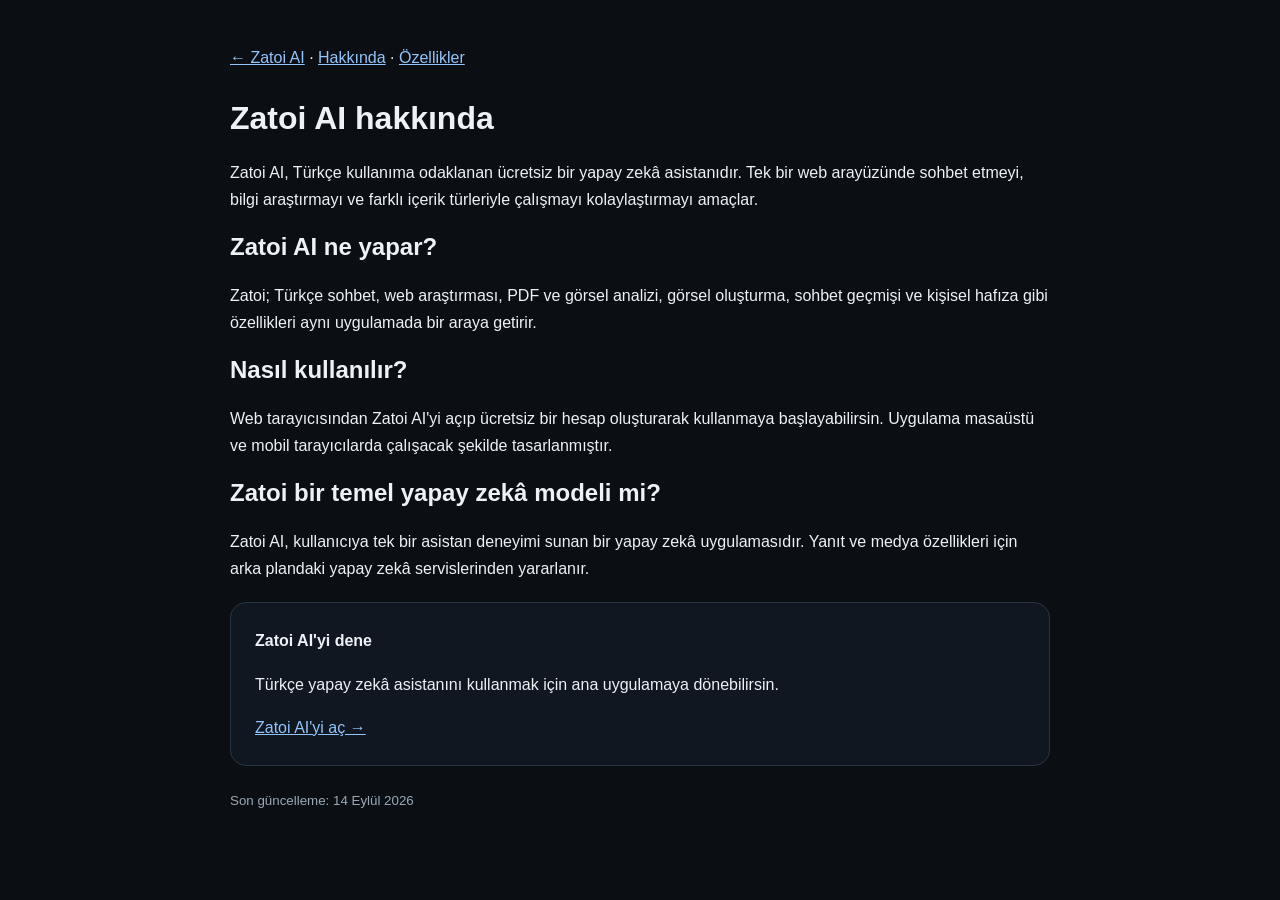
<file: hakkinda/index.html>
<!doctype html>
<html lang="tr">
<head>
<meta charset="utf-8">
<meta name="viewport" content="width=device-width,initial-scale=1">
<title>Zatoi AI Hakkında | Ücretsiz Türkçe Yapay Zekâ Asistanı</title>
<meta name="description" content="Zatoi AI nedir? Türkçe kullanıma odaklanan ücretsiz yapay zekâ asistanının amacı ve sunduğu araçlar hakkında bilgi edinin.">
<meta name="robots" content="index,follow,max-image-preview:large,max-snippet:-1">
<link rel="canonical" href="https://zato55.github.io/zatoi-ai/hakkinda/">
<link rel="icon" href="../icon-192.png">
<style>body{margin:0;background:#0b0f14;color:#eef2f7;font-family:Arial,sans-serif;line-height:1.7}main{max-width:820px;margin:auto;padding:44px 22px}a{color:#93c5fd}h1,h2{line-height:1.2}.card{background:#101720;border:1px solid #263442;border-radius:16px;padding:24px;margin:20px 0}nav{margin-bottom:28px}small{color:#9aa8b6}</style>
</head>
<body><main><nav><a href="../">← Zatoi AI</a> · <a href="../hakkinda/">Hakkında</a> · <a href="../ozellikler/">Özellikler</a></nav><h1>Zatoi AI hakkında</h1><p>Zatoi AI, Türkçe kullanıma odaklanan ücretsiz bir yapay zekâ asistanıdır. Tek bir web arayüzünde sohbet etmeyi, bilgi araştırmayı ve farklı içerik türleriyle çalışmayı kolaylaştırmayı amaçlar.</p><h2>Zatoi AI ne yapar?</h2><p>Zatoi; Türkçe sohbet, web araştırması, PDF ve görsel analizi, görsel oluşturma, sohbet geçmişi ve kişisel hafıza gibi özellikleri aynı uygulamada bir araya getirir.</p><h2>Nasıl kullanılır?</h2><p>Web tarayıcısından Zatoi AI'yi açıp ücretsiz bir hesap oluşturarak kullanmaya başlayabilirsin. Uygulama masaüstü ve mobil tarayıcılarda çalışacak şekilde tasarlanmıştır.</p><h2>Zatoi bir temel yapay zekâ modeli mi?</h2><p>Zatoi AI, kullanıcıya tek bir asistan deneyimi sunan bir yapay zekâ uygulamasıdır. Yanıt ve medya özellikleri için arka plandaki yapay zekâ servislerinden yararlanır.</p><div class="card"><strong>Zatoi AI'yi dene</strong><p>Türkçe yapay zekâ asistanını kullanmak için ana uygulamaya dönebilirsin.</p><a href="../">Zatoi AI'yi aç →</a></div><small>Son güncelleme: 14 Eylül 2026</small></main></body></html>
</file>
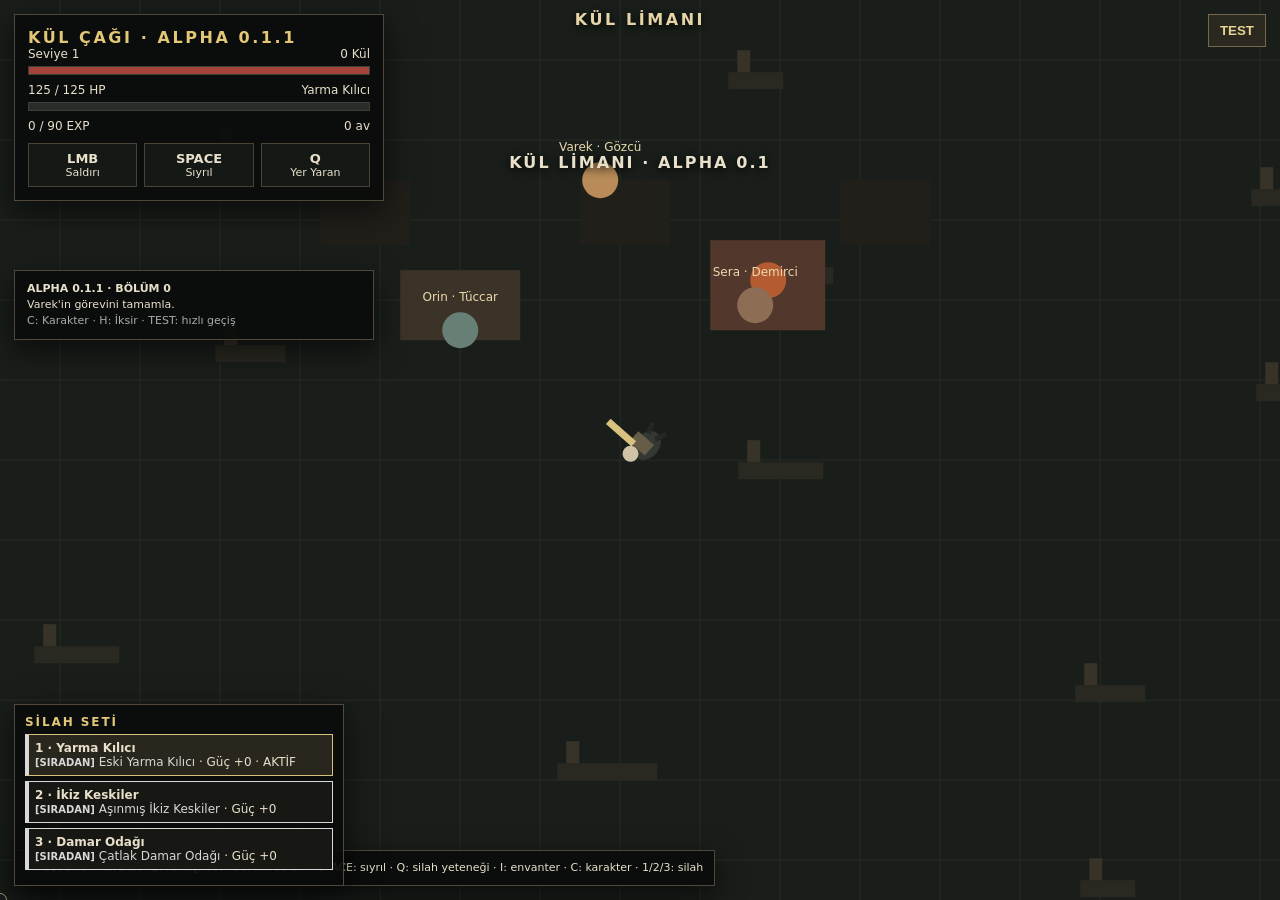
<file: kul-cagi/index.html>
<!doctype html>
<html lang="tr">
<head>
<meta charset="utf-8">
<meta name="viewport" content="width=device-width,initial-scale=1,user-scalable=no">
<title>KÜL ÇAĞI — ALPHA 0.1.1</title>
<style>
*{box-sizing:border-box}html,body{margin:0;height:100%;overflow:hidden;background:#080a0a;color:#e9e0cb;font-family:system-ui,Segoe UI,sans-serif}
canvas{display:block;width:100vw;height:100vh;background:#111714;cursor:crosshair}
.panel{position:fixed;background:rgba(9,12,11,.90);border:1px solid #504838;box-shadow:0 10px 30px #0009}
#hud{left:14px;top:14px;width:min(370px,calc(100vw - 28px));padding:13px}
.title{font-weight:900;letter-spacing:.16em;color:#e2c777}.row{display:flex;justify-content:space-between;gap:10px;font-size:12px}
.bar{height:9px;background:#292c28;border:1px solid #3c3e38;margin:5px 0 8px;overflow:hidden}.fill{height:100%;transition:width .1s}
#hp{background:#a44339}#xp{background:#b59a52}
#skills{display:flex;gap:7px;margin-top:10px}.skill{flex:1;border:1px solid #494337;background:#151916;padding:7px;text-align:center;font-size:11px;position:relative;overflow:hidden}.skill b{display:block;font-size:13px}.shade{position:absolute;left:0;right:0;bottom:0;background:#0009;height:0;pointer-events:none}
#tips{left:14px;bottom:14px;padding:9px 11px;font-size:11px;line-height:1.5}
#toast{position:fixed;top:17%;left:50%;transform:translateX(-50%);font-weight:900;letter-spacing:.13em;text-shadow:0 2px 10px #000;pointer-events:none}
#inv{right:14px;top:14px;width:330px;max-height:calc(100vh - 28px);overflow:auto;padding:13px;display:none;pointer-events:auto}
#inv.on{display:block}.item{border:1px solid #49443a;background:#151816;padding:9px;margin-top:7px;cursor:pointer}.item:hover{border-color:#d1b66b}
.c{color:#ddd}.w{color:#8fc58d}.r{color:#7caee8}.a{color:#c28be0}.y{color:#e8b65a}
#cross{position:fixed;width:14px;height:14px;border:1px solid #dfd0aa;border-radius:50%;pointer-events:none;transform:translate(-50%,-50%);opacity:.7}
#inv{z-index:20}
#dialog{z-index:100;left:50%;bottom:70px;transform:translateX(-50%);width:min(560px,calc(100vw - 28px));padding:15px;display:none;pointer-events:auto}
#dialog.on{display:block}#dialog h3{margin:0 0 6px;color:#e2c777}#dialog p{margin:6px 0 12px;line-height:1.45}
#dialog button{background:#d7c17d;color:#17150f;border:0;padding:9px 12px;font-weight:900;cursor:pointer;margin-right:6px}
#quest{display:none!important}
#zone{position:fixed;left:50%;top:10px;transform:translateX(-50%);font-weight:900;letter-spacing:.16em;color:#e5d4a7;text-shadow:0 2px 8px #000;pointer-events:none}
@media(max-width:700px){#hud{width:285px}#tips{max-width:65vw;font-size:9px}#inv{left:10px;right:10px;width:auto;top:10px;max-height:75vh}}
</style>
</head>
<body>
<canvas id="g"></canvas>
<div id="hud" class="panel">
 <div class="title">KÜL ÇAĞI · ALPHA 0.1.1</div>
 <div class="row"><span id="lv"></span><span id="gold"></span></div>
 <div class="bar"><div id="hp" class="fill"></div></div>
 <div class="row"><span id="ht"></span><span id="wep"></span></div>
 <div class="bar"><div id="xp" class="fill"></div></div>
 <div class="row"><span id="xt"></span><span id="kill"></span></div>
 <div id="skills">
   <div class="skill"><b>LMB</b><span id="basicTxt">Saldırı</span><i id="atkShade" class="shade"></i></div>
   <div class="skill"><b>SPACE</b>Sıyrıl<i id="dashShade" class="shade"></i></div>
   <div class="skill"><b>Q</b><span id="powerTxt">Özel</span><i id="powShade" class="shade"></i></div>
 </div>
</div>
<div id="tips" class="panel">WASD/Oklar: hareket · E: konuş/loot · Sol tık: saldırı · SPACE: sıyrıl · Q: silah yeteneği · I: envanter · C: karakter · 1/2/3: silah</div>
<div id="inv" class="panel"></div><div id="toast"></div><div id="cross"></div>
<div id="zone"></div>
<div id="weaponSlots" class="panel" style="left:14px;bottom:14px;width:330px;padding:10px;font-size:12px">
 <div class="title">SİLAH SETİ</div>
 <div id="slot1"></div><div id="slot2"></div><div id="slot3"></div>
</div>
<button id="testToggle" style="position:fixed;z-index:150;right:14px;top:14px;padding:8px 11px;background:#2b2820;color:#e7d394;border:1px solid #75694d;font-weight:900;cursor:pointer">TEST</button>
<div id="testPanel" class="panel" style="display:none;position:fixed;z-index:149;right:14px;top:55px;width:260px;padding:10px">
 <div class="title">GELİŞTİRİCİ TESTİ</div>
 <button data-test="town">Kül Limanı</button>
 <button data-test="field">Solmuş Ova</button>
 <button data-test="rift">Dünya Yarası</button>
 <button data-test="boss">Kırık Muhafız</button>
 <button data-test="reward">Boss Sandığı</button>
 <button data-test="heal">Can / EXP Doldur</button>
 <button data-test="alpha">Alpha Güç Paketi</button>
 <button data-test="reset">Testi Sıfırla</button>
 <div style="font-size:10px;color:#a99f88;margin-top:8px">Bu panel sadece geliştirme içindir. Oyuncu sürümünde kaldırılacak.</div>
</div>

<div id="alphaInfo" class="panel" style="position:fixed;z-index:8;left:14px;top:270px;width:360px;max-width:calc(100vw - 28px);padding:10px 12px;font-size:11px;line-height:1.45;display:none;background:rgba(10,13,11,.94)"></div>
<div id="merchant" class="panel" style="display:none;position:fixed;z-index:110;left:50%;top:50%;transform:translate(-50%,-50%);width:min(520px,calc(100vw - 30px));padding:14px">
 <div class="title">KÜL PAZARI</div><div id="merchantBody"></div>
 <button id="merchantClose">KAPAT</button>
</div>
<div id="forge" class="panel" style="display:none;position:fixed;z-index:110;left:50%;top:50%;transform:translate(-50%,-50%);width:min(540px,calc(100vw - 30px));padding:14px">
 <div class="title">SERA'NIN OCAĞI</div><div id="forgeBody"></div>
 <button id="forgeClose">KAPAT</button>
</div>
<div id="charPanel" class="panel" style="display:none;position:fixed;z-index:105;left:50%;top:50%;transform:translate(-50%,-50%);width:min(560px,calc(100vw - 30px));padding:14px">
 <div class="title">TOPLAYICI · KARAKTER</div><div id="charBody"></div>
 <button id="charClose">KAPAT</button>
</div>

<div id="bossHud" class="panel" style="display:none;position:fixed;z-index:12;left:50%;top:58px;transform:translateX(-50%);width:min(620px,calc(100vw - 40px));padding:10px">
<div style="display:flex;justify-content:space-between;font-weight:900"><span>KIRIK MUHAFIZ</span><span id="bossPhase">FAZ I</span></div>
<div style="height:12px;background:#201c18;border:1px solid #675846;margin-top:7px"><div id="bossBar" style="height:100%;width:100%;background:#b58b57"></div></div>
</div>
<div id="riftHud" class="panel" style="display:none;right:14px;top:145px;width:300px">
<div class="title">DÜNYA YARASI</div>
<div style="height:8px;background:#231d2b;border:1px solid #51425f;margin:7px 0"><div id="riftBar" style="height:100%;width:100%;background:#9d70cf"></div></div>
<div id="riftText">Yara Kararlılığı %100</div></div>
<div id="quest" class="panel"><div class="title">GÖREV</div><div id="questText">Kül Limanı'nda Varek ile konuş.</div></div>
<button id="interactBtn" style="display:none;position:fixed;z-index:90;left:50%;bottom:32px;transform:translateX(-50%);padding:10px 18px;background:#d7c17d;color:#17150f;border:1px solid #f0dda2;font-weight:900;cursor:pointer">E · KONUŞ</button>
<div id="dialog" class="panel"><h3 id="dialogName"></h3><p id="dialogText"></p><button id="dialogAction">DEVAM</button><button id="dialogClose">KAPAT</button></div>
<script>
(()=>{"use strict";
const C=document.querySelector("#g"),X=C.getContext("2d"),$=s=>document.querySelector(s);
let W,H,D=Math.min(2,devicePixelRatio||1);
function resize(){W=innerWidth;H=innerHeight;C.width=W*D;C.height=H*D;C.style.width=W+"px";C.style.height=H+"px";X.setTransform(D,0,0,D,0,0)}
addEventListener("resize",resize);resize();

const K={},M={x:W/2,y:H/2,down:false};
addEventListener("keydown",e=>{
 K[e.code]=true;
 if(e.code==="KeyE"&&!e.repeat){
 e.preventDefault();
 if(zone==="field"&&guardian.reward&&Math.hypot(P.x-guardian.reward.x,P.y-guardian.reward.y)<=145){claimGuardianReward();return;}
 if(zone==="field"&&rift.chest&&Math.hypot(P.x-rift.chest.x,P.y-rift.chest.y)<=130){claimRiftChest();return;}
 interact();
}
 if(e.code==="KeyI"&&!e.repeat){$("#inv").classList.toggle("on");renderInv();}
 if(e.code==="KeyC"&&!e.repeat){renderCharacter();$("#charPanel").style.display=$("#charPanel").style.display==="none"?"block":"none";}
 if(e.code==="KeyH"&&!e.repeat){usePotion();}
 if(/^Digit[123]$/.test(e.code)&&!e.repeat){P.weapon=+e.code.slice(-1)-1;renderWeaponSlots();say(WEAP[P.weapon].name);}
});
addEventListener("keyup",e=>{K[e.code]=false});
C.addEventListener("mousemove",e=>{M.x=e.clientX;M.y=e.clientY;$("#cross").style.left=M.x+"px";$("#cross").style.top=M.y+"px"});
C.addEventListener("mousedown",e=>{
 if(e.button===0){
   if(zone==="town"){
     let wx=e.clientX+cam.x,wy=e.clientY+cam.y;
     let n=NPCS.find(n=>Math.hypot(n.x-wx,n.y-wy)<38);
     if(n){openDialog(n);return;}
   }
   M.down=true;
 }
});
addEventListener("mouseup",()=>M.down=false);C.oncontextmenu=e=>e.preventDefault();

const WORLD={w:2600,h:1800};
const WEAP=[
 {name:"Yarma Kılıcı",dmg:31,range:92,cd:.55,col:"#d9c17e",power:"Yer Yaran",pCd:5.0},
 {name:"İkiz Keskiler",dmg:14,range:68,cd:.21,col:"#78c1ad",power:"Gölge Atılımı",pCd:4.2},
 {name:"Damar Odağı",dmg:24,range:300,cd:.58,col:"#ad8cdd",power:"Damar Patlaması",pCd:5.5}
];
const RAR=[["Sıradan","c",1,.55],["İşlenmiş","w",1.18,.25],["Nadir","r",1.45,.13],["Kadim","a",1.8,.055],["Yadigâr","y",2.4,.015]];
const TYPES=[
 ["Kül Kemireni",38,96,8,18,"#887565",14],
 ["Çatlak",74,61,12,30,"#785b58",19],
 ["Solgun Avcı",50,77,10,25,"#69777d",16],
 ["Köklenmiş",128,39,17,44,"#5d694f",24],
 ["Damar Böceği",33,114,7,16,"#786ba1",13],
 ["Kül Tazısı",56,137,11,28,"#826d58",16]
];
const P={x:WORLD.w/2,y:WORLD.h/2,hp:125,max:125,lv:1,xp:0,next:90,gold:0,kills:0,weapon:0,atk:0,dash:0,dashCd:0,power:0,speed:225,bag:[],eq:null,ifr:0,face:0};
let enemies=[],drops=[],fx=[],texts=[],cam={x:0,y:0},toast=0,shake=0;
let zone="town", quest=0, questKills=0, dialogNpc=null;
let equippedWeapons={
  0:{name:"Eski Yarma Kılıcı",q:RAR[0],w:WEAP[0],bonus:0,lv:1},
  1:{name:"Aşınmış İkiz Keskiler",q:RAR[0],w:WEAP[1],bonus:0,lv:1},
  2:{name:"Çatlak Damar Odağı",q:RAR[0],w:WEAP[2],bonus:0,lv:1}
};
function weaponIndex(w){
 if(!w)return 0;
 const direct=WEAP.indexOf(w);
 if(direct>=0)return direct;
 const n=String(w.name||"").toLocaleLowerCase("tr-TR");
 if(n.includes("ikiz")||n.includes("keski"))return 1;
 if(n.includes("damar")||n.includes("odağı")||n.includes("odak"))return 2;
 return 0;
}
function weaponPower(i=P.weapon){
 let it=equippedWeapons[i];
 return it ? (it.bonus||0) : 0;
}
function equipWeapon(it){
 if(!it||!it.w)return;
 let i=weaponIndex(it.w);
 let old=equippedWeapons[i];
 equippedWeapons[i]=it;
 let bi=P.bag.indexOf(it);
 if(bi>=0)P.bag.splice(bi,1);
 if(old && !/^Eski Yarma|^Aşınmış İkiz|^Çatlak Damar/.test(old.name))P.bag.push(old);
 say((i+1)+". SLOTA KUŞANILDI · "+it.name);
 renderInv();renderWeaponSlots();
}
function renderWeaponSlots(){
 for(let i=0;i<3;i++){
   let it=equippedWeapons[i],el=$("#slot"+(i+1));if(!el)continue;
   let active=P.weapon===i,qc=rarityColor(it.q),qn=rarityName(it.q);
   el.innerHTML='<div style="margin:5px 0;padding:6px;border:1px solid '+(active?'#d7c17d':qc)+';border-left:4px solid '+qc+';background:'+(active?'#29261d':'#171713')+'"><b>'+(i+1)+' · '+WEAP[i].name+'</b><br><span style="font-size:10px;font-weight:900;color:'+qc+'">['+qn.toUpperCase()+']</span> <span style="color:'+qc+'">'+it.name+'</span> · Güç +'+(it.bonus||0)+(active?' · AKTİF':'')+'</div>';
 }
}
let rift={state:0,stability:100,x:1300,y:760,timer:0,boss:null,chest:null,claimed:false};
let guardian={unlocked:false,state:0,boss:null,phase:1,telegraph:null,cool:0,reward:null,won:false};
const ARENA={x:1300,y:330,r:285};

let alpha={
 chapter:0, sideKills:0, mini1:false, mini2:false, relics:0,
 armor:{name:"Yıpranmış Toplayıcı Zırhı",rar:"Sıradan",def:2},
 charm:{name:"Boş Tılsım",rar:"Sıradan",power:0},
 stats:{kuvvet:1,ceviklik:1,direnc:1,damar:1},
 statPoints:0, potions:2, fieldDiscovered:false
};
const ALPHA_ENEMIES=[
 ["Kül Kemireni",38,74,7,10,"#766958",13],
 ["Solgun Avcı",52,88,10,15,"#596c61",14],
 ["Kül Tazısı",46,112,9,14,"#75604f",13],
 ["Köklenmiş",82,48,13,21,"#59624a",18],
 ["Damar Böceği",35,96,8,13,"#665878",12],
 ["Toplayıcı Artığı",68,66,12,20,"#6e5e54",16],
 ["Çatlak",96,55,15,25,"#72534c",19],
 ["Yara Doğmuş",120,62,18,31,"#745080",21]
];
function alphaDamageBonus(){
 let w=P.weapon;
 return w===0?alpha.stats.kuvvet*2:w===1?Math.round(alpha.stats.ceviklik*1.8):alpha.stats.damar*2;
}
function alphaDefense(){return (alpha.armor?.def||0)+alpha.stats.direnc*1.4}
function usePotion(){
 if(alpha.potions<=0||P.hp>=P.max){say(alpha.potions<=0?"İKSİR YOK":"CANIN ZATEN DOLU");return}
 alpha.potions--;P.hp=Math.min(P.max,P.hp+Math.round(P.max*.45));say("KÜL İKSİRİ KULLANILDI");renderCharacter();saveDev();
}
function renderCharacter(){
 let b=$("#charBody");if(!b)return;
 b.innerHTML='<div style="line-height:1.8"><b>Seviye '+P.lv+'</b> · Kullanılabilir Stat: <b>'+alpha.statPoints+'</b><br>'+
 ['kuvvet','ceviklik','direnc','damar'].map(k=>'<button data-stat="'+k+'" '+(alpha.statPoints<=0?'disabled':'')+'>'+k.toUpperCase()+' '+alpha.stats[k]+' +</button>').join(' ')+
 '<hr><b>Zırh:</b> '+alpha.armor.name+' · Savunma +'+alpha.armor.def+
 '<br><b>Tılsım:</b> '+alpha.charm.name+' · Güç +'+alpha.charm.power+
 '<br><b>Kül İksiri:</b> '+alpha.potions+' <button id="drinkPot">KULLAN</button>'+
 '<hr><b>Silah Ustalığı</b><br>Yarma: '+(equippedWeapons[0].bonus||0)+' · İkiz: '+(equippedWeapons[1].bonus||0)+' · Damar: '+(equippedWeapons[2].bonus||0)+'</div>';
 b.querySelectorAll("[data-stat]").forEach(x=>x.onclick=()=>{let k=x.dataset.stat;if(alpha.statPoints>0){alpha.statPoints--;alpha.stats[k]++;if(k==="direnc"){P.max+=7;P.hp+=7}renderCharacter();saveDev()}});
 let p=$("#drinkPot");if(p)p.onclick=usePotion;
}

const NPCS=[
 {id:"varek",name:"Varek · Gözcü",x:1260,y:760,col:"#b88b58"},
 {id:"sera",name:"Sera · Demirci",x:1415,y:885,col:"#8e6d55"},
 {id:"orin",name:"Orin · Tüccar",x:1120,y:910,col:"#687f76"}
];
function setZone(z){
 zone=z;drops=[];enemies=[];
 if(z==="town"){P.x=1300;P.y=1030;say("KÜL LİMANI");}
 else{P.x=1300;P.y=1600;for(let i=0;i<28;i++)spawn();if(quest>=3&&rift.state===0)rift.timer=4.5;say("SOLMUŞ OVA");}
}
function questUI(){
 let s=quest===0?"Kül Limanı'nda Varek ile konuş.":quest===1?"Solmuş Ova'ya çık ve 5 Kül Kemireni/yaratık avla. ("+questKills+"/5)":quest===2?"Varek'e dön ve keşfini bildir.":"İlk görev tamamlandı. Solmuş Ova'da garip Damar hareketliliğini araştır.";
 $("#questText").textContent=s;
}

function openMerchant(){
 let b=$("#merchantBody");
 b.innerHTML='<p>Orin: “Külün varsa, hayatta kalacak bir şeyler de vardır.”</p>'+
 '<button data-buy="pot">Kül İksiri · 35 Kül</button> '+
 '<button data-buy="charm">Damar Tılsımı · 120 Kül</button><p>Külün: <b>'+P.gold+'</b></p>';
 $("#merchant").style.display="block";
 b.querySelectorAll("[data-buy]").forEach(x=>x.onclick=()=>{
   if(x.dataset.buy==="pot"){if(P.gold<35)return say("YETERLİ KÜL YOK");P.gold-=35;alpha.potions++;say("KÜL İKSİRİ ALINDI")}
   else{if(P.gold<120)return say("YETERLİ KÜL YOK");P.gold-=120;alpha.charm={name:"Damar Tılsımı",rar:"İşlenmiş",power:6};say("DAMAR TILSIMI KUŞANILDI")}
   openMerchant();renderCharacter();saveDev();
 });
}
function openForge(){
 let b=$("#forgeBody");
 b.innerHTML='<p>Sera: “İyi silah bulunur. Büyük silah dövülür.”</p>'+
 [0,1,2].map(i=>{let it=equippedWeapons[i],cost=45+Math.max(0,it.bonus)*3;return '<button data-forge="'+i+'">'+(i+1)+' · '+WEAP[i].name+' +3 Güç · '+cost+' Kül</button>'}).join('<br><br>')+
 '<p>Külün: <b>'+P.gold+'</b></p>';
 $("#forge").style.display="block";
 b.querySelectorAll("[data-forge]").forEach(x=>x.onclick=()=>{let i=+x.dataset.forge,it=equippedWeapons[i],cost=45+Math.max(0,it.bonus)*3;if(P.gold<cost)return say("YETERLİ KÜL YOK");P.gold-=cost;it.bonus=(it.bonus||0)+3;say(WEAP[i].name+" GÜÇLENDİRİLDİ");renderWeaponSlots();openForge();saveDev()});
}
$("#merchantClose").onclick=()=>$("#merchant").style.display="none";
$("#forgeClose").onclick=()=>$("#forge").style.display="none";
$("#charClose").onclick=()=>$("#charPanel").style.display="none";

function openDialog(n){
 dialogNpc=n;let text="",act="DEVAM";
 if(n.id==="varek"){
   if(quest===0){text="Dışarıdaki sessizlik iyiye işaret değil. Solmuş Ova'da yaratıklar Kül Limanı'na yaklaşmaya başladı. Beşini avla ve geri dön.";act="GÖREVİ AL";}
   else if(quest===1){text="Henüz işin bitmedi Toplayıcı. Ovadaki hareketliliği azalt. ("+questKills+"/5)";act="ANLADIM";}
   else if(quest===2){text="Demek doğruymuş... Yaratıkların damarlarında alışılmadık enerji var. Bu sıradan bir göç değil. Birileri Yaraları uyandırıyor.";act="GÖREVİ TAMAMLA";}
   else{text="Solmuş Ova'yı gözlemlemeye devam et. Kül Limanı'nın sana ihtiyacı olacak.";act="KAPAT";}
 } else if(n.id==="sera"){text="Ova seni parçalamadan önce silahını ben parçalar, yeniden döverim. Kuşandığın üç silahı burada güçlendirebilirsin.";act="OCAĞI AÇ";}
 else{text="Kül burada paradan daha değerlidir. İksir ve Damar tılsımı satıyorum.";act="PAZARI AÇ";}
 $("#dialogName").textContent=n.name;$("#dialogText").textContent=text;$("#dialogAction").textContent=act;$("#interactBtn").style.display="none";$("#dialog").classList.add("on");
}
function interact(){
 if($("#dialog").classList.contains("on"))return;
 if(zone==="town"){
   let near=NPCS.map(n=>({n,d:Math.hypot(n.x-P.x,n.y-P.y)}))
     .filter(o=>o.d<=130).sort((a,b)=>a.d-b.d)[0];
   if(near){openDialog(near.n);return;}
   pickup();return;
 }
 if(guardian.reward&&Math.hypot(P.x-guardian.reward.x,P.y-guardian.reward.y)<=145){
   claimGuardianReward();return;
 }
 if(rift.chest&&Math.hypot(P.x-rift.chest.x,P.y-rift.chest.y)<=130){
   claimRiftChest();return;
 }
 pickup();
}
$("#interactBtn").onclick=()=>{
 if(zone==="field"&&guardian.reward&&Math.hypot(P.x-guardian.reward.x,P.y-guardian.reward.y)<=145){claimGuardianReward();return;}
 if(zone==="field"&&rift.chest&&Math.hypot(P.x-rift.chest.x,P.y-rift.chest.y)<=130){claimRiftChest();return;}
 interact();
};
function closeDialog(){$("#dialog").classList.remove("on");dialogNpc=null}
$("#dialogClose").onclick=closeDialog;
$("#dialogAction").onclick=()=>{
 let id=dialogNpc?.id;
 if(id==="varek"&&quest===0){quest=1;alpha.chapter=Math.max(alpha.chapter,1);say("GÖREV ALINDI · OVANIN SESİ");}
 else if(id==="varek"&&quest===2){quest=3;alpha.chapter=Math.max(alpha.chapter,2);P.gold+=40;gain(55);say("GÖREV TAMAMLANDI · OVA'DA BİR ŞEY UYANIYOR");}
 else if(id==="sera"){closeDialog();openForge();return;}
 else if(id==="orin"){closeDialog();openMerchant();return;}
 questUI();closeDialog();saveDev();
};


function startRift(){
 if(zone!=="field"||quest<3||rift.state!==0)return;
 rift.state=1;rift.stability=100;rift.x=clamp(P.x+(Math.random()<.5?-1:1)*430,300,WORLD.w-300);rift.y=clamp(P.y-420,280,WORLD.h-500);
 say("DÜNYA YARILIYOR");shake=18;burst(rift.x,rift.y,"#b47ae6",45);
 for(let i=0;i<9;i++)spawnRiftEnemy();
}
function spawnRiftEnemy(){
 if(rift.state!==1)return;
 let t=TYPES[Math.random()*TYPES.length|0],a=Math.random()*6.283,d=120+Math.random()*250,h=t[1]*1.55;
 enemies.push({name:"Yara "+t[0],x:clamp(rift.x+Math.cos(a)*d,35,WORLD.w-35),y:clamp(rift.y+Math.sin(a)*d,35,WORLD.h-35),hp:h,max:h,spd:t[2]*1.08,dmg:t[3]*1.18,xp:t[4]*1.4,col:"#76528f",r:t[6]*1.08,elite:false,rift:true,boss:false,atk:0,hit:0,kx:0,ky:0});
}
function spawnRiftBoss(){
 rift.state=2;
 let h=620+P.lv*80;
 let b={name:"YARA MUHAFIZI",x:rift.x,y:rift.y,hp:h,max:h,spd:54,dmg:24+P.lv*2,xp:150,col:"#9b68bb",r:34,elite:true,rift:true,boss:true,atk:0,hit:0,kx:0,ky:0};
 enemies.push(b);rift.boss=b;say("YARA MUHAFIZI UYANDI");shake=20;
}
function closeRift(){
 rift.state=3;rift.chest={x:rift.x,y:rift.y};rift.boss=null;
 enemies=enemies.filter(e=>!e.rift);say("DÜNYA YARASI KAPANDI · SANDIK ORTAYA ÇIKTI");burst(rift.x,rift.y,"#e5bd68",60);
}
function claimRiftChest(){
 if(!rift.chest||rift.claimed||Math.hypot(P.x-rift.chest.x,P.y-rift.chest.y)>90)return false;
 rift.claimed=true;
 let q=RAR[4],w=WEAP[Math.random()*3|0];
 let it={name:"Yadigâr "+w.name+" · Yara İzi",q,w,bonus:Math.round(16+P.lv*3.2),lv:P.lv};
 P.bag.push(it);P.gold+=75;gain(110);guardian.unlocked=true;alpha.chapter=Math.max(alpha.chapter,3);alpha.statPoints++;renderInv();
 say("YADİGÂR BULUNDU · KUZEYDEKİ MÜHÜR KIRILDI");
 rift.chest=null;rift.state=4;return true;
}


function startGuardian(){
 if(zone!=="field"||!guardian.unlocked||guardian.state!==0||guardian.won)return;
 guardian.state=1;guardian.phase=1;guardian.cool=1.6;alpha.chapter=Math.max(alpha.chapter,4);
 let hp=1500+P.lv*160;
 guardian.boss={name:"KIRIK MUHAFIZ",x:ARENA.x,y:ARENA.y,hp,max:hp,spd:42,dmg:30+P.lv*2.5,xp:300,col:"#80684f",r:48,elite:true,rift:false,boss:true,guardian:true,atk:0,hit:0,kx:0,ky:0};
 enemies.push(guardian.boss);say("KIRIK MUHAFIZ UYANDI");shake=24;
}
function guardianTelegraph(type){
 let b=guardian.boss;if(!b)return;
 guardian.telegraph={type,t:type==="slam"?.85:1.05,x:type==="slam"?b.x:P.x,y:type==="slam"?b.y:P.y,r:type==="slam"?(guardian.phase===2?185:145):(guardian.phase===2?105:82)};
}
function resolveGuardianAttack(){
 let g=guardian.telegraph,b=guardian.boss;if(!g||!b)return;
 let d=Math.hypot(P.x-g.x,P.y-g.y);
 if(d<g.r && P.inv<=0){
   let dmg=(guardian.phase===2?38:27)+P.lv*2;
   P.hp-=Math.max(1,dmg-alphaDefense());P.inv=.55;shake=18;text(P.x,P.y-28,"-"+Math.round(dmg),"#ff8275");
 }
 burst(g.x,g.y,guardian.phase===2?"#d06a4f":"#b38a59",guardian.phase===2?34:24);
 guardian.telegraph=null;
}
function finishGuardian(){
 guardian.state=2;guardian.won=true;guardian.telegraph=null;guardian.boss=null;
 guardian.reward={x:ARENA.x,y:ARENA.y};enemies=enemies.filter(e=>!e.guardian);
 say("KIRIK MUHAFIZ YIKILDI · YENİ YOL AÇILDI");shake=28;
}
function claimGuardianReward(){
 if(!guardian.reward||Math.hypot(P.x-guardian.reward.x,P.y-guardian.reward.y)>145)return false;
 let wi=Math.random()*3|0,q=RAR[4],w=WEAP[wi];
 let it={name:"Muhafız Yadigârı · "+w.name,q,w,bonus:Math.round(28+P.lv*4.2),lv:P.lv};
 P.bag.push(it);P.gold+=140;gain(220);guardian.reward=null;
 alpha.armor={name:"Kırık Muhafız Zırhı",rar:"Yadigâr",def:18};alpha.statPoints+=3;alpha.chapter=5;
 renderInv();renderCharacter();saveDev();
 say("MUHAFIZ YADİGÂRI · YENİ ZIRH · +3 STAT");return true;
}

function say(s){$("#toast").textContent=s;toast=2}
function spawn(){
 let t=TYPES[Math.random()*TYPES.length|0],a=Math.random()*Math.PI*2,d=520+Math.random()*470,elite=Math.random()<.085,h=t[1]*(elite?2.25:1);
 enemies.push({name:t[0],x:clamp(P.x+Math.cos(a)*d,35,WORLD.w-35),y:clamp(P.y+Math.sin(a)*d,35,WORLD.h-35),hp:h,max:h,spd:t[2],dmg:t[3],xp:t[4],col:t[5],r:t[6]*(elite?1.15:1),elite,atk:0,hit:0,kx:0,ky:0});
}
function clamp(v,a,b){return Math.max(a,Math.min(b,v))}
function rarityColor(q){
 return {c:"#d8d8d8",w:"#8fc58d",r:"#7caee8",a:"#c28be0",y:"#e8b65a"}[q?.[1]]||"#d8d8d8";
}
function rarityName(q){return q?.[0]||"Sıradan"}
function rarity(){let z=Math.random(),s=0;for(const q of RAR){s+=q[3];if(z<s)return q}return RAR[0]}
function itemDrop(e){
 if(Math.random()<.63){let q=rarity(),w=WEAP[Math.random()*3|0];drops.push({x:e.x,y:e.y,t:0,it:{name:q[0]+" "+w.name,q,w,bonus:Math.round((4+P.lv*2)*q[2]),lv:P.lv}})}
 P.gold+=Math.floor(2+Math.random()*(e.elite?21:8));
}
function gain(v){P.xp+=v;while(P.xp>=P.next){P.xp-=P.next;P.lv++;alpha.statPoints+=2;P.next=Math.round(P.next*1.32);P.max+=18;P.hp=P.max;say("SEVİYE "+P.lv+" · DAMAR GÜÇLENİYOR");burst(P.x,P.y,"#e6c76d",25)}}
function damageEnemy(e,d,a,knock=35){e.hp-=d;e.hit=.14;e.kx+=Math.cos(a)*knock;e.ky+=Math.sin(a)*knock;texts.push({x:e.x,y:e.y-20,t:.7,s:Math.round(d),col:"#f0ddad"});burst(e.x,e.y,WEAP[P.weapon].col,5);shake=Math.max(shake,3)}
function burst(px,py,col,n){for(let i=0;i<n;i++){let a=Math.random()*6.28,s=25+Math.random()*120;fx.push({x:px,y:py,vx:Math.cos(a)*s,vy:Math.sin(a)*s,t:.25+Math.random()*.35,col})}}
function basic(){let gear=weaponPower();
 if(P.atk>0)return;let w=WEAP[P.weapon],a=P.face;P.atk=w.cd;
 if(P.weapon===2){
   fx.push({beam:true,x:P.x,y:P.y,a,t:.13,len:w.range,col:w.col});
   let best=null,bd=w.range;
   for(const e of enemies){let dx=e.x-P.x,dy=e.y-P.y,d=Math.hypot(dx,dy),da=Math.abs(Math.atan2(Math.sin(Math.atan2(dy,dx)-a),Math.cos(Math.atan2(dy,dx)-a)));if(d<bd&&da<.16){best=e;bd=d}}
   if(best)damageEnemy(best,w.dmg+P.lv*2+weaponPower()+alphaDamageBonus()+(alpha.charm?.power||0),a,18);
 }else{
   fx.push({arc:true,x:P.x,y:P.y,a,t:.18,r:w.range,col:w.col});
   for(const e of enemies){let dx=e.x-P.x,dy=e.y-P.y,d=Math.hypot(dx,dy),da=Math.abs(Math.atan2(Math.sin(Math.atan2(dy,dx)-a),Math.cos(Math.atan2(dy,dx)-a)));if(d<w.range+e.r&&da<(P.weapon===0?.72:.55))damageEnemy(e,w.dmg+P.lv*2+weaponPower()+alphaDamageBonus()+(alpha.charm?.power||0),a,P.weapon===0?58:25)}
 }
}
function special(){
 if(P.power>0)return;let w=WEAP[P.weapon];P.power=w.pCd;
 if(P.weapon===0){
   say("YER YARAN");fx.push({ring:true,x:P.x,y:P.y,t:.45,r:150,col:w.col});
   for(const e of enemies){let d=Math.hypot(e.x-P.x,e.y-P.y);if(d<155)damageEnemy(e,w.dmg*1.75+P.lv*3+weaponPower()+alphaDamageBonus()+(alpha.charm?.power||0),Math.atan2(e.y-P.y,e.x-P.x),100)}
 }else if(P.weapon===1){
   say("GÖLGE ATILIMI");P.ifr=.45;P.x=clamp(P.x+Math.cos(P.face)*175,20,WORLD.w-20);P.y=clamp(P.y+Math.sin(P.face)*175,20,WORLD.h-20);
   fx.push({ring:true,x:P.x,y:P.y,t:.35,r:90,col:w.col});
   for(const e of enemies){if(Math.hypot(e.x-P.x,e.y-P.y)<95)damageEnemy(e,w.dmg*2.2+P.lv*2+weaponPower()+alphaDamageBonus()+(alpha.charm?.power||0),P.face,60)}
 }else{
   say("DAMAR PATLAMASI");let tx=M.x+cam.x,ty=M.y+cam.y;fx.push({ring:true,x:tx,y:ty,t:.5,r:125,col:w.col});
   for(const e of enemies){if(Math.hypot(e.x-tx,e.y-ty)<130)damageEnemy(e,w.dmg*2+P.lv*3+weaponPower()+alphaDamageBonus()+(alpha.charm?.power||0),Math.atan2(e.y-ty,e.x-tx),70)}
 }
}
function pickup(){let bi=-1,bd=85;drops.forEach((o,i)=>{let d=Math.hypot(o.x-P.x,o.y-P.y);if(d<bd){bd=d;bi=i}});if(bi>=0){let o=drops.splice(bi,1)[0];P.bag.push(o.it);say(o.it.name+" alındı");renderInv()}}
function renderInv(){
 let box=$("#inv");if(!box)return;
 let rows=P.bag.map((it,i)=>{
   let wi=it.w?weaponIndex(it.w):-1,target=wi>=0?(wi+1)+". slot":"";
   let qc=rarityColor(it.q),qn=rarityName(it.q);
   return '<div class="item" style="border:1px solid '+qc+';border-left:5px solid '+qc+';box-shadow:inset 0 0 18px '+qc+'22;background:linear-gradient(90deg,'+qc+'18,rgba(15,17,15,.96) 35%)"><div style="display:flex;align-items:center;gap:7px;padding-right:70px"><span style="font-size:10px;font-weight:900;letter-spacing:.08em;color:'+qc+';border:1px solid '+qc+';padding:2px 5px">'+qn.toUpperCase()+'</span><b style="color:'+qc+'">'+it.name+'</b></div><span>Güç +'+(it.bonus||0)+' · '+target+'</span>'+(it.w?'<button data-eq="'+i+'" style="float:right;margin-top:-19px">KUŞAN</button>':'')+'</div>';
 }).join("");
 box.innerHTML='<div class="title">ENVANTER · '+P.bag.length+'</div><div style="font-size:11px;color:#a99f88;margin-bottom:8px">Yarma → 1 · İkiz → 2 · Damar → 3</div>'+(rows||'<div class="muted">Çanta boş.</div>');
 box.querySelectorAll("[data-eq]").forEach(b=>b.onclick=()=>equipWeapon(P.bag[+b.dataset.eq]));
 renderWeaponSlots();
}renderInv();

function update(dt){
 let ib=$("#interactBtn");
 if(zone==="town"&&!$("#dialog").classList.contains("on")){
   let near=NPCS.some(n=>Math.hypot(n.x-P.x,n.y-P.y)<=130);
   ib.style.display=near?"block":"none";
   ib.textContent=near?"E · KONUŞ":"E · ETKİLEŞ";
 }else if(zone==="field"&&guardian.reward&&Math.hypot(guardian.reward.x-P.x,guardian.reward.y-P.y)<=110){
   ib.style.display="block";ib.textContent="E · MUHAFIZ SANDIĞI";
 }else if(zone==="field"&&rift.chest&&Math.hypot(rift.chest.x-P.x,rift.chest.y-P.y)<=100){
   ib.style.display="block";ib.textContent="E · SANDIĞI AÇ";
 }else ib.style.display="none";
 P.face=Math.atan2(M.y+cam.y-P.y,M.x+cam.x-P.x);
 P.atk=Math.max(0,P.atk-dt);P.power=Math.max(0,P.power-dt);P.dashCd=Math.max(0,P.dashCd-dt);P.ifr=Math.max(0,P.ifr-dt);
 let dx=(K.KeyD||K.ArrowRight?1:0)-(K.KeyA||K.ArrowLeft?1:0),dy=(K.KeyS||K.ArrowDown?1:0)-(K.KeyW||K.ArrowUp?1:0),l=Math.hypot(dx,dy)||1;
 if(K.Space&&P.dashCd<=0){P.dash=.20;P.dashCd=1.15;P.ifr=.28;burst(P.x,P.y,"#b9b09a",8)}
 P.dash=Math.max(0,P.dash-dt);let sp=P.speed*(P.dash>0?2.65:1);
 P.x=clamp(P.x+dx/l*sp*dt,20,WORLD.w-20);P.y=clamp(P.y+dy/l*sp*dt,20,WORLD.h-20);
 if(zone==="town" && P.y<110){setZone("field");}
 else if(zone==="field" && P.y>WORLD.h-35){setZone("town");P.y=150;}

 if(zone==="field"&&M.down)basic();
 if(K.KeyQ){K.KeyQ=false;if(zone==="field")special();}
 if(zone==="field"&&quest>=3&&rift.state===0&&rift.timer>0){rift.timer-=dt;if(rift.timer<=0)startRift();}
 if(zone==="field"&&guardian.unlocked&&!guardian.won&&guardian.state===0&&P.y<610){startGuardian();}
 if(guardian.state===1&&guardian.boss){
   let b=guardian.boss;
   if(guardian.phase===1&&b.hp<=b.max*.5){guardian.phase=2;b.spd=66;b.dmg*=1.18;guardian.cool=.7;say("ZIRHI PARÇALANDI · FAZ II");shake=22;burst(b.x,b.y,"#d06a4f",55);}
   guardian.cool-=dt;
   if(!guardian.telegraph&&guardian.cool<=0){
     guardianTelegraph(Math.random()<.58?"slam":"mark");
     guardian.cool=guardian.phase===2?1.45:2.05;
   }
   if(guardian.telegraph){guardian.telegraph.t-=dt;if(guardian.telegraph.t<=0)resolveGuardianAttack();}
 }
 for(let i=enemies.length-1;i>=0;i--){
   let e=enemies[i];e.atk=Math.max(0,e.atk-dt);e.hit=Math.max(0,e.hit-dt);
   if(e.hp<=0){
   if(e.guardian){gain(e.xp);P.kills++;enemies.splice(i,1);finishGuardian();continue}
   if(e.boss){gain(e.xp);P.kills++;enemies.splice(i,1);closeRift();continue}
   itemDrop(e);gain(Math.round(e.xp*(e.elite?2.5:1)));P.kills++;
   if(e.rift&&rift.state===1){rift.stability=Math.max(0,rift.stability-13);if(rift.stability<=0){enemies.splice(i,1);spawnRiftBoss();continue}else setTimeout(()=>{if(zone==="field"&&rift.state===1)spawnRiftEnemy()},350);}
   if(zone==="field"&&quest===1){questKills++;if(questKills>=5){quest=2;say("GÖREV GÜNCELLENDİ · VAREK'E DÖN");}questUI();}
   enemies.splice(i,1);if(!e.rift)spawn();continue}
   e.x+=e.kx*dt;e.y+=e.ky*dt;e.kx*=Math.pow(.04,dt);e.ky*=Math.pow(.04,dt);
   let vx=P.x-e.x,vy=P.y-e.y,d=Math.hypot(vx,vy)||1;if(d<540){e.x+=vx/d*e.spd*dt;e.y+=vy/d*e.spd*dt}
   if(e.boss&&e.atk<=0&&d<190){fx.push({ring:true,x:e.x,y:e.y,t:.48,r:150,col:"#b47ae6"});}
   // separation
   for(const o of enemies){if(o===e)continue;let sx=e.x-o.x,sy=e.y-o.y,sd=Math.hypot(sx,sy)||1,min=e.r+o.r+5;if(sd<min){e.x+=sx/sd*(min-sd)*.035;e.y+=sy/sd*(min-sd)*.035}}
   if(d<e.r+19&&e.atk<=0&&P.ifr<=0){P.hp-=e.dmg*(e.elite?1.5:1);e.atk=.9;P.ifr=.25;shake=7;texts.push({x:P.x,y:P.y-25,t:.8,s:"-"+Math.round(e.dmg*(e.elite?1.5:1)),col:"#e06a5d"});if(P.hp<=0){P.hp=P.max;P.x=WORLD.w/2;P.y=WORLD.h/2;P.gold=Math.max(0,P.gold-10);say("KÜLE DÖNDÜN · 10 Kül kaybettin")}}
 }
 drops.forEach(o=>o.t+=dt);fx.forEach(f=>{f.t-=dt;if(!f.arc&&!f.ring&&!f.beam){f.x+=f.vx*dt;f.y+=f.vy*dt}});fx=fx.filter(f=>f.t>0);texts.forEach(t=>{t.y-=30*dt;t.t-=dt});texts=texts.filter(t=>t.t>0);
 cam.x+=(P.x-W/2-cam.x)*Math.min(1,dt*7);cam.y+=(P.y-H/2-cam.y)*Math.min(1,dt*7);cam.x=clamp(cam.x,0,Math.max(0,WORLD.w-W));cam.y=clamp(cam.y,0,Math.max(0,WORLD.h-H));
 if(toast>0){toast-=dt;if(toast<=0)$("#toast").textContent=""}shake*=Math.pow(.05,dt);
}
function humanoid(px,py,a){
 X.save();X.translate(px,py);X.rotate(a);
 X.fillStyle="#343832";X.beginPath();X.ellipse(-2,8,12,16,0,0,7);X.fill();
 X.fillStyle="#d0c3a6";X.beginPath();X.arc(5,-9,8,0,7);X.fill();
 X.fillStyle="#665d49";X.fillRect(-7,-1,21,14);
 X.strokeStyle="#242724";X.lineWidth=5;X.beginPath();X.moveTo(-4,18);X.lineTo(-9,29);X.moveTo(5,18);X.lineTo(9,29);X.stroke();
 X.fillStyle=WEAP[P.weapon].col;X.fillRect(9,-3,P.weapon===0?34:27,P.weapon===0?7:5);
 X.restore();
}
function draw(){
 let sx=(Math.random()-.5)*shake,sy=(Math.random()-.5)*shake;X.fillStyle="#101512";X.fillRect(0,0,W,H);X.save();X.translate(-cam.x+sx,-cam.y+sy);
 X.fillStyle="#191e1a";X.fillRect(0,0,WORLD.w,WORLD.h);X.strokeStyle="#272c26";X.lineWidth=1;
 for(let i=0;i<WORLD.w;i+=80){X.beginPath();X.moveTo(i,0);X.lineTo(i,WORLD.h);X.stroke()}for(let i=0;i<WORLD.h;i+=80){X.beginPath();X.moveTo(0,i);X.lineTo(WORLD.w,i);X.stroke()}
 for(let i=0;i<38;i++){let a=i*347%WORLD.w,b=i*613%WORLD.h;X.fillStyle="#292821";X.fillRect(a,b,55+(i%4)*15,17);X.fillStyle="#373329";X.fillRect(a+9,b-22,13,22)}
 if(zone==="town"){
   // Kül Limanı: walls, forge, stalls and northern gate
   X.fillStyle="#2c2a22";X.fillRect(0,0,WORLD.w,95);
   X.fillStyle="#151a17";X.fillRect(1190,0,220,105);
   X.fillStyle="#4b4332";X.fillRect(1210,25,180,65);
   X.fillStyle="#211f1a";
   for(let i=0;i<7;i++){X.fillRect(850+i*130,500+(i%2)*260,90,65)}
   X.fillStyle="#51372c";X.fillRect(1370,820,115,90);X.fillStyle="#b55b32";X.beginPath();X.arc(1428,860,18,0,7);X.fill();
   X.fillStyle="#3b3327";X.fillRect(1060,850,120,70);
   NPCS.forEach(n=>{X.fillStyle=n.col;X.beginPath();X.arc(n.x,n.y,18,0,7);X.fill();X.fillStyle="#ead9ae";X.font="12px system-ui";X.textAlign="center";X.fillText(n.name,n.x,n.y-29);if(Math.hypot(n.x-P.x,n.y-P.y)<120){X.fillStyle="#e6c76d";X.fillText("[E] Konuş",n.x,n.y+38)}});
   X.fillStyle="#d9c78e";X.font="bold 13px system-ui";X.textAlign="center";X.fillText("↑ SOLMUŞ OVA",1300,125);
 } else {
   X.fillStyle="#bca878";X.font="bold 13px system-ui";X.textAlign="center";X.fillText("↓ KÜL LİMANI",1300,WORLD.h-55);
 }
 
 
 if(zone==="field"){
   X.save();
   X.fillStyle="#25261f";
   [[420,430,90,130],[2050,620,120,80],[530,1320,150,70],[1940,1380,95,120],[920,900,70,55],[1680,1020,100,65]].forEach(a=>X.fillRect(a[0],a[1],a[2],a[3]));
   X.strokeStyle="#51483a";X.lineWidth=5;
   X.beginPath();X.moveTo(650,250);X.lineTo(720,190);X.lineTo(790,250);X.stroke();
   X.beginPath();X.moveTo(1850,1180);X.lineTo(1910,1110);X.lineTo(1970,1180);X.stroke();
   X.fillStyle="#82704c";X.font="bold 12px system-ui";X.textAlign="center";
   X.fillText("ESKİ TOPLAYICI KAMPI",570,1290);X.fillText("ÇÖKMÜŞ DAMAR TAŞI",1900,1080);
   X.restore();
 }

 if(zone==="field"&&guardian.unlocked){
   X.save();X.strokeStyle=guardian.won?"#6f8062":"#67513f";X.lineWidth=8;X.beginPath();X.arc(ARENA.x,ARENA.y,ARENA.r,0,7);X.stroke();
   X.strokeStyle="#3b3027";X.lineWidth=2;for(let a=0;a<6.28;a+=.52){X.beginPath();X.moveTo(ARENA.x+Math.cos(a)*(ARENA.r-18),ARENA.y+Math.sin(a)*(ARENA.r-18));X.lineTo(ARENA.x+Math.cos(a)*ARENA.r,ARENA.y+Math.sin(a)*ARENA.r);X.stroke()}X.restore();
   if(guardian.state===0&&!guardian.won){X.fillStyle="#d6b987";X.font="bold 13px system-ui";X.textAlign="center";X.fillText("KIRIK MUHAFIZ MÜHRÜ",ARENA.x,ARENA.y-80);}
 }
 if(guardian.telegraph){
   let g=guardian.telegraph;X.save();X.globalAlpha=.38;X.fillStyle=guardian.phase===2?"#e05e45":"#d9a45f";X.beginPath();X.arc(g.x,g.y,g.r,0,7);X.fill();X.globalAlpha=.9;X.strokeStyle="#ffd49a";X.lineWidth=4;X.stroke();X.restore();
 }
 if(guardian.reward){
   X.fillStyle="#5f4930";X.fillRect(guardian.reward.x-27,guardian.reward.y-18,54,36);X.strokeStyle="#f0c873";X.lineWidth=3;X.strokeRect(guardian.reward.x-27,guardian.reward.y-18,54,36);
   X.fillStyle="#f0d98a";X.font="bold 12px system-ui";X.textAlign="center";X.fillText(Math.hypot(P.x-guardian.reward.x,P.y-guardian.reward.y)<100?"[E] MUHAFIZ SANDIĞINI AÇ":"MUHAFIZ SANDIĞI",guardian.reward.x,guardian.reward.y-28);
 }
 
 if(zone==="field"&&rift.state>0&&rift.state<3){
   let pulse=18+Math.sin(performance.now()/160)*7;
   X.save();X.translate(rift.x,rift.y);
   X.fillStyle="#24152f";X.beginPath();X.ellipse(0,0,42+pulse,68+pulse*.4,0,0,7);X.fill();
   X.strokeStyle="#a86ed0";X.lineWidth=5;X.beginPath();X.moveTo(0,-72);X.lineTo(-17,-30);X.lineTo(13,0);X.lineTo(-10,37);X.lineTo(0,76);X.stroke();
   X.restore();
 }
 if(rift.chest){
   X.fillStyle="#8a6937";X.fillRect(rift.chest.x-22,rift.chest.y-15,44,30);
   X.strokeStyle="#e8c56c";X.lineWidth=3;X.strokeRect(rift.chest.x-22,rift.chest.y-15,44,30);
   X.fillStyle="#f0d98a";X.font="bold 12px system-ui";X.textAlign="center";X.fillText(Math.hypot(P.x-rift.chest.x,P.y-rift.chest.y)<90?"[E] Yara Sandığını Aç":"YARA SANDIĞI",rift.chest.x,rift.chest.y-25);
 }
 drops.forEach(o=>{X.save();X.translate(o.x,o.y);X.rotate(o.t);X.strokeStyle=o.it.q[1]==="y"?"#e8b65a":"#c7b47f";X.strokeRect(-7,-7,14,14);X.restore()});
 enemies.forEach(e=>{X.save();X.translate(e.x,e.y);X.fillStyle=e.hit?"#f0e2c8":e.col;X.beginPath();X.arc(0,0,e.r,0,7);X.fill();X.fillStyle="#28231f";X.beginPath();X.arc(5,-3,Math.max(4,e.r*.32),0,7);X.fill();if(e.boss){X.strokeStyle=e.guardian?"#d5a25f":"#c586ed";X.lineWidth=5;X.beginPath();X.arc(0,0,e.r+8,0,7);X.stroke();X.fillStyle=e.guardian?"#f0c98b":"#e5b9ff";X.font="bold 13px sans-serif";X.textAlign="center";X.fillText(e.guardian?"KIRIK MUHAFIZ":"YARA MUHAFIZI",0,-e.r-15)}
 if(e.elite&&!e.boss){X.strokeStyle="#d5a54b";X.lineWidth=3;X.beginPath();X.arc(0,0,e.r+5,0,7);X.stroke();X.fillStyle="#e7bd62";X.font="11px sans-serif";X.textAlign="center";X.fillText("ELİT",0,-e.r-11)}X.fillStyle="#241b1a";X.fillRect(-18,e.r+8,36,4);X.fillStyle="#a64c42";X.fillRect(-18,e.r+8,36*e.hp/e.max,4);X.restore()});
 fx.forEach(f=>{X.save();X.globalAlpha=Math.min(1,f.t*5);X.strokeStyle=f.col;
   if(f.arc){X.translate(f.x,f.y);X.rotate(f.a);X.lineWidth=7;X.beginPath();X.arc(0,0,f.r,-.75,.75);X.stroke()}
   else if(f.beam){X.translate(f.x,f.y);X.rotate(f.a);X.lineWidth=4;X.beginPath();X.moveTo(15,0);X.lineTo(f.len,0);X.stroke()}
   else if(f.ring){X.lineWidth=5;X.beginPath();X.arc(f.x,f.y,f.r*(1-f.t*.7),0,7);X.stroke()}
   else{X.fillStyle=f.col;X.fillRect(f.x-2,f.y-2,4,4)}
   X.restore()
 });
 humanoid(P.x,P.y,P.face);
 texts.forEach(t=>{X.globalAlpha=Math.min(1,t.t*2);X.fillStyle=t.col;X.font="bold 14px system-ui";X.textAlign="center";X.fillText(t.s,t.x,t.y)});X.globalAlpha=1;X.restore();

 $("#zone").textContent=zone==="town"?"KÜL LİMANI":"SOLMUŞ OVA";
 
 let ai=$("#alphaInfo");
 if(ai){
   ai.style.display="block";
   let obj=alpha.chapter<=1?"Varek'in görevini tamamla."
    :alpha.chapter===2?"Solmuş Ova'daki Dünya Yarası'nı bul ve kapat."
    :alpha.chapter===3?"Kuzeyde açılan Kırık Muhafız mührüne git."
    :alpha.chapter===4?"Kırık Muhafız'ı yen."
    :"ALPHA BÖLÜMÜ TAMAMLANDI · Kül Limanı'nda ekipmanını geliştir.";
   ai.innerHTML='<b>ALPHA 0.1.1 · BÖLÜM '+alpha.chapter+'</b><br>'+obj+'<br><span style="color:#aaa">C: Karakter · H: İksir · TEST: hızlı geçiş</span>';
 }

 let bh=$("#bossHud");
 if(guardian.state===1&&guardian.boss){bh.style.display="block";$("#bossBar").style.width=Math.max(0,guardian.boss.hp/guardian.boss.max*100)+"%";$("#bossPhase").textContent=guardian.phase===1?"FAZ I":"FAZ II · ZIRH KIRILDI";}else bh.style.display="none";
 let rh=$("#riftHud");
 if(zone==="field"&&rift.state>=1&&rift.state<=3){rh.style.display="block";$("#riftBar").style.width=(rift.state===1?rift.stability:0)+"%";$("#riftText").textContent=rift.state===1?"Yara Kararlılığı %"+rift.stability:rift.state===2?"YARA MUHAFIZI · Yarayı koruyor":"Yara kapandı · Sandığı bul ve [E] ile aç";}else rh.style.display="none";
 $("#hp").style.width=P.hp/P.max*100+"%";$("#xp").style.width=P.xp/P.next*100+"%";$("#lv").textContent="Seviye "+P.lv;$("#gold").textContent=P.gold+" Kül";$("#ht").textContent=Math.ceil(P.hp)+" / "+P.max+" HP";$("#xt").textContent=P.xp+" / "+P.next+" EXP";$("#wep").textContent=WEAP[P.weapon].name;$("#kill").textContent=P.kills+" av";$("#basicTxt").textContent="Saldırı";$("#powerTxt").textContent=WEAP[P.weapon].power;
 $("#atkShade").style.height=(P.atk/WEAP[P.weapon].cd*100)+"%";$("#dashShade").style.height=(P.dashCd/1.15*100)+"%";$("#powShade").style.height=(P.power/WEAP[P.weapon].pCd*100)+"%";
}
let last=performance.now();function loop(t){let dt=Math.min(.033,(t-last)/1000);last=t;update(dt);draw();requestAnimationFrame(loop)}

function saveDev(){
 try{
   localStorage.setItem("kulCagiDevSave",JSON.stringify({
     lv:P.lv,xp:P.xp,gold:P.gold,hp:P.hp,max:P.max,quest,questKills,
     bag:P.bag.map(it=>({name:it.name,qi:RAR.indexOf(it.q),wi:WEAP.indexOf(it.w),bonus:it.bonus,lv:it.lv})),
     eq:Object.values(equippedWeapons).map(it=>({name:it.name,qi:RAR.indexOf(it.q),wi:WEAP.indexOf(it.w),bonus:it.bonus,lv:it.lv})),
     guardianWon:guardian.won,guardianUnlocked:guardian.unlocked,
     alpha:alpha
   }));
 }catch(e){}
}
function loadDev(){
 try{
   let d=JSON.parse(localStorage.getItem("kulCagiDevSave")||"null");if(!d)return false;
   P.lv=d.lv||1;P.xp=d.xp||0;P.gold=d.gold||0;P.hp=d.hp||P.max;P.max=d.max||P.max;
   quest=d.quest??0;questKills=d.questKills||0;
   let revive=o=>({name:o.name,q:RAR[o.qi>=0?o.qi:0],w:WEAP[o.wi>=0?o.wi:0],bonus:o.bonus||0,lv:o.lv||1});
   if(Array.isArray(d.bag))P.bag=d.bag.map(revive);
   if(Array.isArray(d.eq)&&d.eq.length===3)d.eq.forEach((o,i)=>equippedWeapons[i]=revive(o));
   guardian.won=!!d.guardianWon;guardian.unlocked=!!d.guardianUnlocked;
   if(d.alpha){alpha={...alpha,...d.alpha,stats:{...alpha.stats,...(d.alpha.stats||{})}};}
   return true;
 }catch(e){return false}
}
function testJump(mode){
 closeDialog();
 if(mode==="town"){setZone("town");}
 if(mode==="field"){quest=Math.max(quest,3);setZone("field");}
 if(mode==="rift"){
   quest=Math.max(quest,3);rift={state:0,stability:100,x:1300,y:760,timer:0,boss:null,chest:null,claimed:false};
   guardian.state=0;guardian.boss=null;guardian.reward=null;setZone("field");P.x=1300;P.y=1180;startRift();
 }
 if(mode==="boss"){
   quest=Math.max(quest,3);rift.state=4;rift.claimed=true;guardian.unlocked=true;guardian.won=false;guardian.state=0;guardian.reward=null;
   setZone("field");P.x=1300;P.y=650;startGuardian();
 }
 if(mode==="reward"){
   quest=Math.max(quest,3);rift.state=4;guardian.unlocked=true;guardian.won=true;guardian.state=2;guardian.boss=null;
   enemies=[];setZone("field");enemies=[];guardian.reward={x:1300,y:520};P.x=1300;P.y=610;say("TEST · MUHAFIZ SANDIĞI");
 }
 if(mode==="heal"){P.hp=P.max;P.xp=Math.max(P.xp,0);P.gold+=100;say("TEST · CAN DOLDU · +100 Kül");}
 if(mode==="alpha"){P.gold+=500;alpha.potions+=5;alpha.statPoints+=6;P.hp=P.max;say("TEST · ALPHA GÜÇ PAKETİ");}
 if(mode==="reset"){localStorage.removeItem("kulCagiDevSave");location.reload();return;}
 questUI();renderInv();renderWeaponSlots();saveDev();
}
$("#testToggle").onclick=()=>{let p=$("#testPanel");p.style.display=p.style.display==="none"?"block":"none"};
$("#testPanel").querySelectorAll("[data-test]").forEach(b=>b.onclick=()=>testJump(b.dataset.test));

// Autosave development progress every few seconds and on page close.
setInterval(saveDev,3000);addEventListener("beforeunload",saveDev);
let hadSave=loadDev();
setZone("town");questUI();renderWeaponSlots();renderInv();renderCharacter();
say(hadSave?"KAYIT YÜKLENDİ · ALPHA 0.1":"KÜL LİMANI · ALPHA 0.1");
requestAnimationFrame(loop);

})();
</script>
</body></html>
</file>
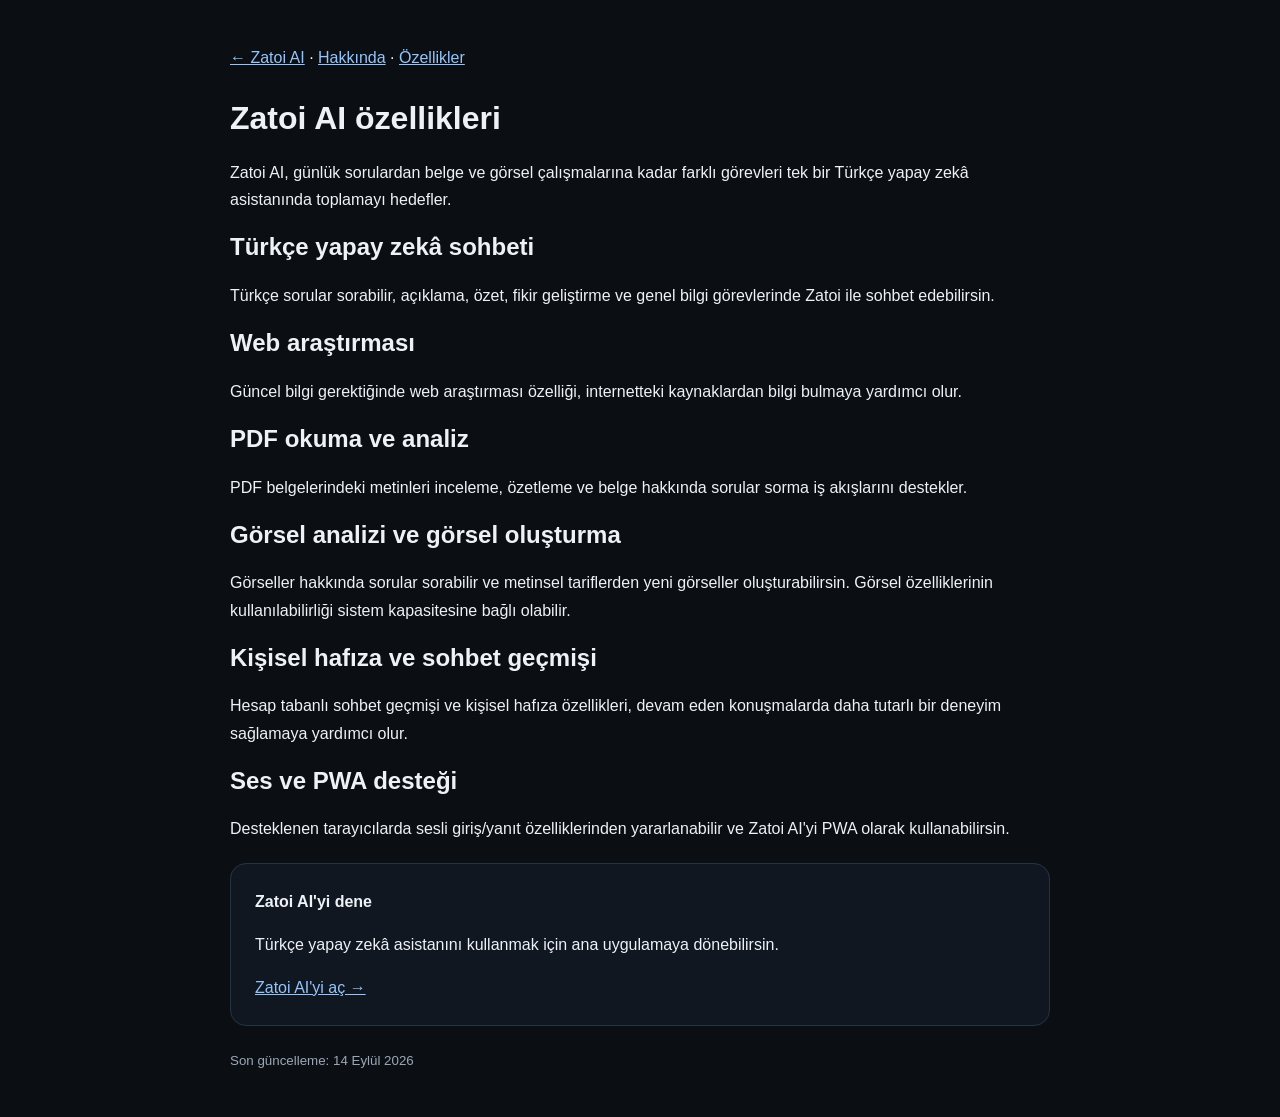
<file: ozellikler/index.html>
<!doctype html>
<html lang="tr">
<head>
<meta charset="utf-8">
<meta name="viewport" content="width=device-width,initial-scale=1">
<title>Zatoi AI Özellikleri | PDF, Görsel ve Web Araştırması</title>
<meta name="description" content="Zatoi AI özellikleri: Türkçe sohbet, web araştırması, PDF okuma ve analiz, görsel analiz ve oluşturma, hafıza, sohbet geçmişi ve ses desteği.">
<meta name="robots" content="index,follow,max-image-preview:large,max-snippet:-1">
<link rel="canonical" href="https://zato55.github.io/zatoi-ai/ozellikler/">
<link rel="icon" href="../icon-192.png">
<style>body{margin:0;background:#0b0f14;color:#eef2f7;font-family:Arial,sans-serif;line-height:1.7}main{max-width:820px;margin:auto;padding:44px 22px}a{color:#93c5fd}h1,h2{line-height:1.2}.card{background:#101720;border:1px solid #263442;border-radius:16px;padding:24px;margin:20px 0}nav{margin-bottom:28px}small{color:#9aa8b6}</style>
</head>
<body><main><nav><a href="../">← Zatoi AI</a> · <a href="../hakkinda/">Hakkında</a> · <a href="../ozellikler/">Özellikler</a></nav><h1>Zatoi AI özellikleri</h1><p>Zatoi AI, günlük sorulardan belge ve görsel çalışmalarına kadar farklı görevleri tek bir Türkçe yapay zekâ asistanında toplamayı hedefler.</p><h2>Türkçe yapay zekâ sohbeti</h2><p>Türkçe sorular sorabilir, açıklama, özet, fikir geliştirme ve genel bilgi görevlerinde Zatoi ile sohbet edebilirsin.</p><h2>Web araştırması</h2><p>Güncel bilgi gerektiğinde web araştırması özelliği, internetteki kaynaklardan bilgi bulmaya yardımcı olur.</p><h2>PDF okuma ve analiz</h2><p>PDF belgelerindeki metinleri inceleme, özetleme ve belge hakkında sorular sorma iş akışlarını destekler.</p><h2>Görsel analizi ve görsel oluşturma</h2><p>Görseller hakkında sorular sorabilir ve metinsel tariflerden yeni görseller oluşturabilirsin. Görsel özelliklerinin kullanılabilirliği sistem kapasitesine bağlı olabilir.</p><h2>Kişisel hafıza ve sohbet geçmişi</h2><p>Hesap tabanlı sohbet geçmişi ve kişisel hafıza özellikleri, devam eden konuşmalarda daha tutarlı bir deneyim sağlamaya yardımcı olur.</p><h2>Ses ve PWA desteği</h2><p>Desteklenen tarayıcılarda sesli giriş/yanıt özelliklerinden yararlanabilir ve Zatoi AI'yi PWA olarak kullanabilirsin.</p><div class="card"><strong>Zatoi AI'yi dene</strong><p>Türkçe yapay zekâ asistanını kullanmak için ana uygulamaya dönebilirsin.</p><a href="../">Zatoi AI'yi aç →</a></div><small>Son güncelleme: 14 Eylül 2026</small></main></body></html>
</file>
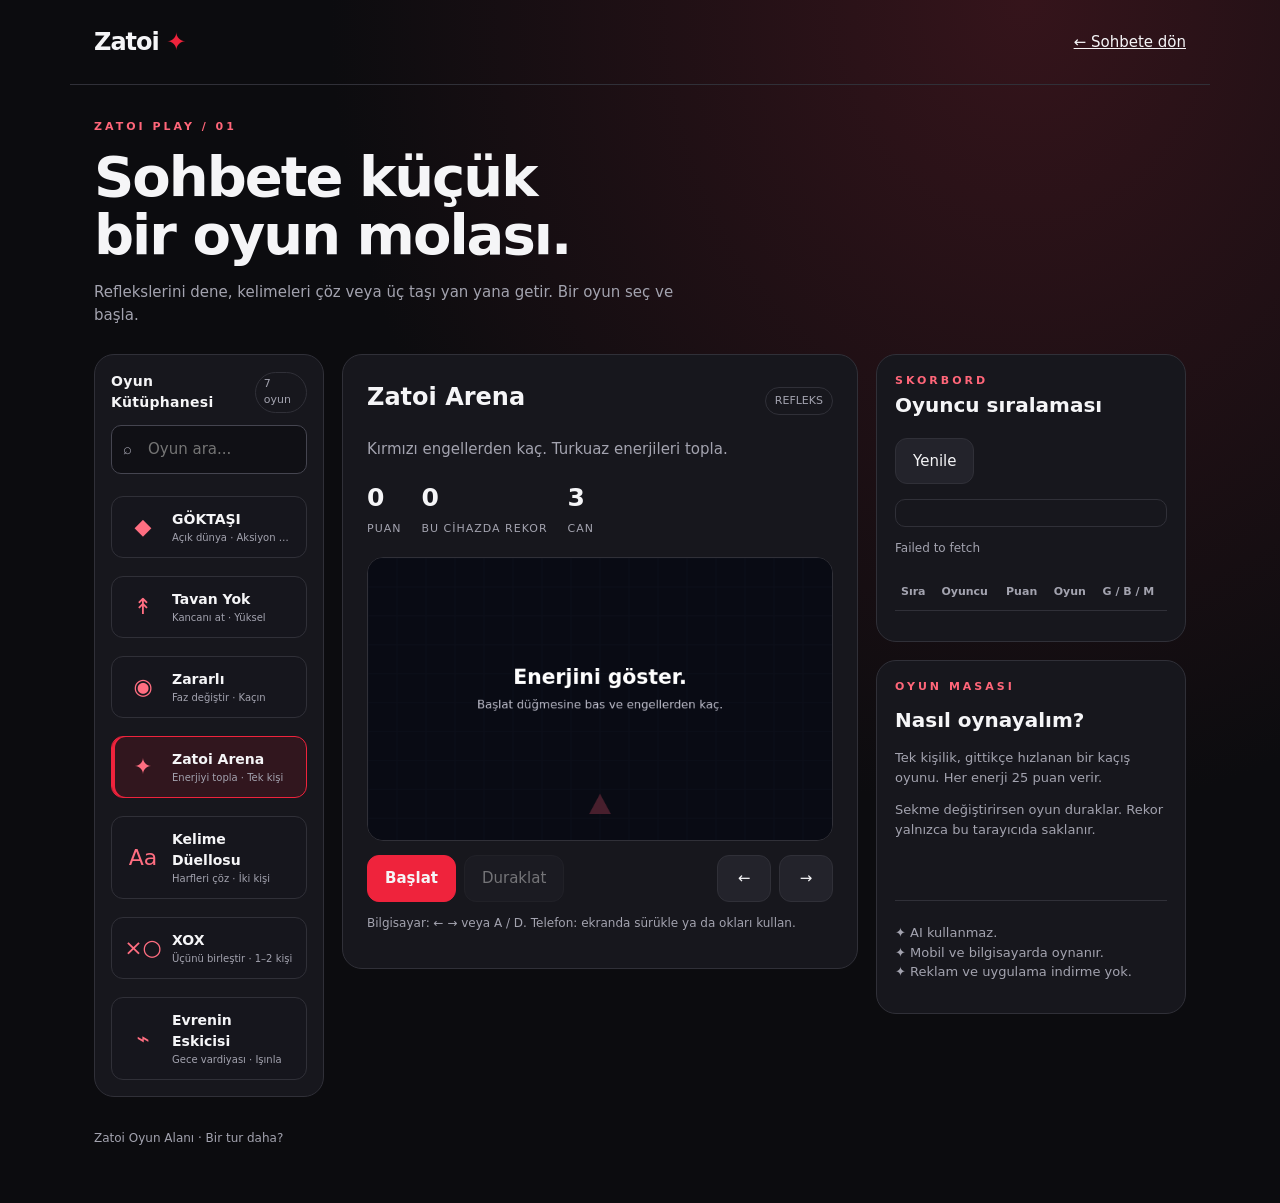
<file: oyunlar.html>
<!doctype html><html lang="tr"><head>
<meta charset="utf-8">
<meta name="viewport" content="width=device-width, initial-scale=1">
<title>Zatoi Oyunlar | Ücretsiz Tarayıcı Oyunları</title>
<meta name="description" content="Zatoi Oyunlar'da GÖKTAŞI, Tavan Yok, Zararlı, Zatoi Arena, Kelime Düellosu, XOX ve Evrenin Eskicisi oyunlarını ücretsiz oyna; skorlarını Zatoi hesabınla takip et.">
<meta name="robots" content="index,follow,max-image-preview:large,max-snippet:-1,max-video-preview:-1">
<meta name="googlebot" content="index,follow,max-image-preview:large,max-snippet:-1,max-video-preview:-1">
<meta name="application-name" content="Zatoi Oyunlar">
<meta name="author" content="Zatoi">
<meta name="theme-color" content="#111114">
<link rel="canonical" href="https://zato55.github.io/zatoi-ai/oyunlar.html">
<link rel="icon" type="image/png" sizes="32x32" href="./icon-192.png?v=3.6.11">
<link rel="icon" type="image/png" sizes="192x192" href="./icon-192.png?v=3.6.11">
<link rel="shortcut icon" type="image/png" href="./icon-192.png?v=3.6.11">
<link rel="apple-touch-icon" sizes="192x192" href="./icon-192.png?v=3.6.11">
<meta property="og:type" content="website">
<meta property="og:site_name" content="Zatoi">
<meta property="og:locale" content="tr_TR">
<meta property="og:title" content="Zatoi Oyunlar | Ücretsiz Tarayıcı Oyunları">
<meta property="og:description" content="GÖKTAŞI, Tavan Yok, Zararlı, Zatoi Arena ve diğer Zatoi oyunlarını ücretsiz olarak tarayıcıdan oyna ve skorlarını takip et.">
<meta property="og:url" content="https://zato55.github.io/zatoi-ai/oyunlar.html">
<meta property="og:image" content="https://zato55.github.io/zatoi-ai/icon-512.png">
<meta property="og:image:alt" content="Zatoi Oyunlar">
<meta name="twitter:card" content="summary">
<meta name="twitter:title" content="Zatoi Oyunlar | Ücretsiz Tarayıcı Oyunları">
<meta name="twitter:description" content="GÖKTAŞI, Tavan Yok, Zararlı, Arena ve diğer ücretsiz Zatoi tarayıcı oyunlarını oyna.">
<meta name="twitter:image" content="https://zato55.github.io/zatoi-ai/icon-512.png">
<script type="application/ld+json">
{
  "@context":"https://schema.org",
  "@graph":[
    {
      "@type":"WebSite",
      "@id":"https://zato55.github.io/zatoi-ai/#website",
      "url":"https://zato55.github.io/zatoi-ai/",
      "name":"Zatoi AI",
      "inLanguage":"tr-TR"
    },
    {
      "@type":"CollectionPage",
      "@id":"https://zato55.github.io/zatoi-ai/oyunlar.html#webpage",
      "url":"https://zato55.github.io/zatoi-ai/oyunlar.html",
      "name":"Zatoi Oyunlar | Ücretsiz Tarayıcı Oyunları",
      "description":"GÖKTAŞI, Tavan Yok, Zararlı, Zatoi Arena, Kelime Düellosu, XOX ve Evrenin Eskicisi oyunlarını içeren Zatoi oyun koleksiyonu.",
      "inLanguage":"tr-TR",
      "isPartOf":{"@id":"https://zato55.github.io/zatoi-ai/#website"},
      "mainEntity":{"@id":"https://zato55.github.io/zatoi-ai/oyunlar.html#games"}
    },
    {
      "@type":"ItemList",
      "@id":"https://zato55.github.io/zatoi-ai/oyunlar.html#games",
      "name":"Zatoi Oyunları",
      "numberOfItems":7,
      "itemListOrder":"https://schema.org/ItemListOrderAscending",
      "itemListElement":[
        {"@type":"ListItem","position":1,"name":"GÖKTAŞI","url":"https://zato55.github.io/zatoi-ai/oyunlar.html#goktasi"},
        {"@type":"ListItem","position":2,"name":"Tavan Yok","url":"https://zato55.github.io/zatoi-ai/oyunlar.html#tavan"},
        {"@type":"ListItem","position":3,"name":"Zararlı","url":"https://zato55.github.io/zatoi-ai/oyunlar.html#zararli"},
        {"@type":"ListItem","position":4,"name":"Zatoi Arena","url":"https://zato55.github.io/zatoi-ai/oyunlar.html#arena"},
        {"@type":"ListItem","position":5,"name":"Kelime Düellosu","url":"https://zato55.github.io/zatoi-ai/oyunlar.html#word"},
        {"@type":"ListItem","position":6,"name":"XOX","url":"https://zato55.github.io/zatoi-ai/oyunlar.html#xox"},
        {"@type":"ListItem","position":7,"name":"Evrenin Eskicisi","url":"https://zato55.github.io/zatoi-ai/oyunlar.html#eskici"}
      ]
    }
  ]
}
</script><style>
:root{color-scheme:dark;--bg:#0c0c0f;--panel:#17171d;--line:#303038;--muted:#a3a3af;--red:#ef233c;--text:#f5f5f7}*{box-sizing:border-box}body{margin:0;background:radial-gradient(ellipse at 80% 0,#35141b,transparent 48%),var(--bg);color:var(--text);font:15px/1.5 system-ui,sans-serif;min-height:100svh}button,input,select{font:inherit}button,a,input,select{-webkit-tap-highlight-color:transparent}button{cursor:pointer;color:inherit;border:1px solid var(--line);background:#23232b;border-radius:12px;padding:11px 17px;transition:background .15s}button:hover{background:#34343e}button:disabled{opacity:.42;cursor:not-allowed}button:focus-visible,a:focus-visible,input:focus-visible,select:focus-visible{outline:3px solid #ff7184;outline-offset:3px}.primary{background:var(--red);border-color:var(--red);font-weight:700}.primary:hover{background:#ff4056}a{color:inherit}header{max-width:1140px;margin:auto;padding:24px;display:flex;justify-content:space-between;align-items:center;border-bottom:1px solid var(--line)}.brand{font-weight:850;font-size:24px;letter-spacing:-1px;text-decoration:none}.brand span{color:var(--red)}header>a:last-child{font-size:13px;color:var(--muted);text-decoration:none}main{max-width:1140px;margin:auto;padding:34px 24px}h1{font-size:clamp(32px,6vw,56px);line-height:1.05;letter-spacing:-2px;margin:12px 0 16px}h2{font-size:24px;margin:0 0 8px}.eyebrow{font-size:11px;font-weight:800;letter-spacing:3px;color:#ff6679}.intro{color:var(--muted);max-width:600px}.tabs{display:grid;grid-template-columns:repeat(3,1fr);gap:12px;margin:28px 0}.tab{text-align:left;padding:19px;background:#17171dbb;border-color:var(--line)}.tab[aria-selected=true]{border-color:var(--red);background:#31161e;box-shadow:inset 0 2px var(--red)}.tab b{display:block;font-size:17px}.tab small{color:var(--muted)}.symbol{color:#ff6e81;font-size:26px;display:block;margin-bottom:8px}.workspace{display:grid;grid-template-columns:minmax(0,1fr) 285px;gap:20px;align-items:start}.card{background:var(--panel);border:1px solid var(--line);border-radius:20px;padding:24px;min-width:0}.muted{color:var(--muted)}.row{display:flex;align-items:center;gap:10px;flex-wrap:wrap}.between{justify-content:space-between}.stats{display:flex;gap:20px;margin:18px 0}.stat strong{font-size:25px;display:block}.stat span{font-size:11px;letter-spacing:1px;color:var(--muted)}.stage{position:relative;border:1px solid var(--line);border-radius:16px;overflow:hidden;background:#0a0b11}canvas{display:block;width:100%;height:auto;touch-action:none;aspect-ratio:640/390}.controls{margin-top:14px;display:flex;gap:8px;flex-wrap:wrap}.directions{margin-left:auto;display:flex;gap:8px}.directions button{touch-action:none;min-width:54px}label{display:block;color:var(--muted);font-size:12px;margin:16px 0 6px}select,input{width:100%;background:#101015;color:var(--text);border:1px solid #454550;border-radius:10px;padding:12px;min-width:0}aside p{font-size:13px;color:var(--muted)}aside button{width:100%;margin-top:10px}.divider{height:1px;background:var(--line);margin:22px 0}.tag{font-size:11px;border:1px solid var(--line);border-radius:30px;padding:5px 9px;color:var(--muted)}.board{display:grid;grid-template-columns:repeat(3,1fr);gap:10px;max-width:390px;margin:24px auto}.cell{aspect-ratio:1;font-size:clamp(28px,5vw,52px);font-weight:800;background:#111116;padding:0}.cell.x{color:#ff4d68}.cell.o{color:#64dcc5}.cell.win{background:#253e36;border-color:#64dcc5}.status{min-height:27px;color:#e3e3e9;font-weight:600}.letters{display:flex;justify-content:center;gap:7px;flex-wrap:wrap;margin:32px 0 20px}.letter{display:grid;place-items:center;width:43px;height:54px;background:#291921;border:1px solid #743144;border-radius:10px;font-size:25px;font-weight:750}.wordform{max-width:420px;margin:20px auto}.wordform .row{flex-wrap:nowrap}.wordform input{text-transform:uppercase}.center{text-align:center}.note{font-size:12px;color:var(--muted)}#notice{min-height:26px;color:#ffadba;font-size:13px;margin:10px 0}.roomcode{font:700 21px monospace;letter-spacing:2px;overflow-wrap:anywhere}footer{font-size:12px;color:var(--muted);padding:22px 0} [hidden]{display:none!important}@media(max-width:760px){header{padding:16px}main{padding:24px 16px}.workspace{grid-template-columns:1fr}.card{padding:18px}.tabs{gap:7px}.tab{padding:12px 9px}.tab b{font-size:14px}.tab small{font-size:10px}.symbol{font-size:22px}.directions{margin-left:0}.letters{gap:4px}.letter{width:34px;height:45px;font-size:21px}h1{letter-spacing:-1px}}@media(prefers-reduced-motion:reduce){*{transition:none!important}}
.scoreboard{margin-top:22px}.table-scroll{overflow-x:auto}table{width:100%;border-collapse:collapse;font-size:13px}th,td{text-align:left;padding:12px 9px;border-bottom:1px solid var(--line)}td:nth-child(2){overflow-wrap:anywhere;max-width:240px}th{font-size:11px;color:var(--muted);white-space:nowrap}.my-score{background:#371b25}#myStats{padding:13px;border:1px solid var(--line);border-radius:10px;color:#e9e9ef}#scoreStatus{min-height:24px}
/* =========================================================
   ZATOI PLAY — 3 KOLON OYUN KÜTÜPHANESİ
   Sol: oyun seçimi + arama
   Orta: seçilen oyun
   Sağ: seçilen oyunun canlı skorbordu + oyun bilgisi
   ========================================================= */
.games-shell{
  display:grid;
  grid-template-columns:230px minmax(0,1fr) 310px;
  gap:18px;
  align-items:start;
  margin-top:28px;
}
.game-library,
.game-right-rail{min-width:0}
.game-library{
  position:sticky;
  top:18px;
  background:var(--panel);
  border:1px solid var(--line);
  border-radius:20px;
  padding:16px;
}
.game-library-head{
  display:flex;
  align-items:center;
  justify-content:space-between;
  gap:8px;
  margin-bottom:12px;
}
.game-library-title{
  margin:0;
  font-size:14px;
  letter-spacing:.3px;
}
.game-count{
  font-size:11px;
  color:var(--muted);
  border:1px solid var(--line);
  border-radius:999px;
  padding:3px 8px;
}
.game-search-wrap{position:relative;margin-bottom:12px}
.game-search-wrap span{
  position:absolute;left:12px;top:50%;transform:translateY(-50%);
  color:var(--muted);pointer-events:none
}
#gameSearch{padding-left:36px}
.game-library .tabs{
  display:flex;
  flex-direction:column;
  gap:8px;
  margin:0;
}
.game-library .tab{
  width:100%;
  display:grid;
  grid-template-columns:38px minmax(0,1fr);
  grid-template-rows:auto auto;
  column-gap:10px;
  align-items:center;
  padding:12px;
}
.game-library .tab .symbol{
  grid-row:1 / 3;
  margin:0;
  font-size:22px;
  text-align:center;
}
.game-library .tab b{font-size:14px}
.game-library .tab small{
  font-size:10px;
  white-space:nowrap;
  overflow:hidden;
  text-overflow:ellipsis;
}
.game-library .tab[aria-selected=true]{
  box-shadow:inset 3px 0 var(--red);
}
.game-empty{
  display:none;
  padding:18px 8px 4px;
  text-align:center;
  color:var(--muted);
  font-size:12px;
}
.game-empty.show{display:block}
.game-center{min-width:0}
.game-center > .card{margin:0}
.game-right-rail{
  display:flex;
  flex-direction:column;
  gap:18px;
}
.game-right-rail .scoreboard,
.game-right-rail aside{margin:0}
.game-right-rail .scoreboard{padding:18px}
.game-right-rail .scoreboard h2{font-size:20px}
.game-right-rail .table-scroll{max-height:420px;overflow:auto}
.game-right-rail table{font-size:12px}
.game-right-rail th,
.game-right-rail td{padding:9px 6px}
.game-right-rail #myStats{font-size:12px}
.game-right-rail aside{padding:18px}
.game-right-rail aside h2{font-size:20px}
.games-shell + footer{margin-top:10px}

@media(max-width:980px){
  .games-shell{grid-template-columns:190px minmax(0,1fr)}
  .game-right-rail{grid-column:1 / -1;display:grid;grid-template-columns:1fr 1fr}
}
@media(max-width:760px){
  .games-shell{display:flex;flex-direction:column;margin-top:20px}
  .game-library{position:static;width:100%;padding:12px}
  .game-library .tabs{
    flex-direction:row;
    overflow-x:auto;
    padding-bottom:3px;
    scrollbar-width:thin;
  }
  .game-library .tab{
    min-width:155px;
    grid-template-columns:30px minmax(0,1fr);
  }
  .game-center,.game-right-rail{width:100%}
  .game-right-rail{display:flex}
  .game-right-rail .scoreboard{order:0}
  .game-right-rail aside{order:1}
}


/* V2.1 — SADECE oyun bitiş katmanı; 3 kolon yerleşimine dokunmaz */
#arena .stage{position:relative}
.arena-end-overlay{
  position:absolute;
  inset:0;
  z-index:20;
  display:flex;
  align-items:center;
  justify-content:center;
  padding:20px;
  background:rgba(7,8,12,.72);
  backdrop-filter:blur(4px);
  -webkit-backdrop-filter:blur(4px);
  border-radius:inherit;
}
.arena-end-overlay[hidden]{display:none!important}
.arena-end-box{
  width:min(330px,90%);
  padding:24px 20px;
  text-align:center;
  background:#17171d;
  border:1px solid var(--line);
  border-radius:18px;
  box-shadow:0 18px 55px rgba(0,0,0,.38);
}
.arena-end-box h3{margin:0 0 7px;font-size:27px}
.arena-end-box p{margin:0 0 18px;color:var(--muted)}
.arena-end-box button{width:100%;padding:13px 18px;font-weight:800}


/* V2.2 — oyun sonu kutusu kapatma düğmesi */
.arena-end-box{position:relative}
.arena-end-close{
  position:absolute;
  top:10px;
  right:10px;
  width:34px!important;
  height:34px;
  padding:0!important;
  display:grid;
  place-items:center;
  border:1px solid var(--line);
  border-radius:50%;
  background:#202027;
  color:#fff;
  font-size:20px;
  line-height:1;
  cursor:pointer;
}
.arena-end-close:hover{background:#2a2a32}


/* =========================================================
   V2.3 — SADECE MOBİL OYUN ODAKLI DÜZEN
   PC (min-width:761px) mevcut haliyle bırakılmıştır.
   ========================================================= */
.mobile-game-toolbar,
.mobile-drawer,
.mobile-drawer-backdrop{display:none}

@media(max-width:760px){
  /* Mobilde tanıtım yerine oyun doğrudan öne çıkar */
  main > .eyebrow,
  main > h1,
  main > .intro{display:none!important}

  main{padding-top:16px!important}

  /* Mevcut kütüphane kartını sayfa akışından çıkar */
  .games-shell{margin-top:0!important}
  .game-library{display:none!important}

  /* Oyun önce gelsin */
  .game-center{order:1!important}
  .game-right-rail{order:2!important}

  /* Mobil hızlı araç çubuğu */
  .mobile-game-toolbar{
    display:flex;
    align-items:center;
    gap:10px;
    margin:0 0 12px;
  }
  .mobile-game-toolbar button{
    min-height:44px;
    padding:10px 14px;
    border-radius:13px;
    font-weight:800;
  }
  .mobile-game-toolbar .mobile-games-btn{flex:1;text-align:left}
  .mobile-game-toolbar .mobile-scores-btn{flex:1}

  /* Oyun kartını daha verimli kullan */
  .game-center > .card{padding:18px!important}
  #arena .row.between,
  #word .row.between,
  #xox .row.between{gap:10px}
  #arena h2,#word h2,#xox h2{font-size:26px!important}
  .stats{gap:10px!important}
  .stat strong{font-size:28px!important}
  .stage{margin-top:14px!important}

  /* Sağ ray mobilde normal akıştan kalkar; bilgi kompakt kalır */
  .game-right-rail{display:block!important}
  .game-right-rail .scoreboard{display:none!important}
  .game-right-rail aside{
    margin-top:12px!important;
    padding:0!important;
    border:0!important;
    background:transparent!important;
  }
  .game-right-rail aside > *{display:none!important}
  .game-right-rail aside::before{
    content:"Nasıl oynanır";
    display:block;
    padding:14px 16px;
    border:1px solid var(--line);
    border-radius:14px;
    background:var(--panel);
    color:var(--text);
    font-weight:800;
  }

  /* Drawer altyapısı */
  .mobile-drawer-backdrop{
    position:fixed;
    inset:0;
    z-index:998;
    background:rgba(0,0,0,.58);
  }
  .mobile-drawer-backdrop.open{display:block}

  .mobile-drawer{
    position:fixed;
    left:0;
    right:0;
    bottom:0;
    z-index:999;
    display:block;
    max-height:min(76vh,680px);
    padding:16px 16px calc(18px + env(safe-area-inset-bottom));
    overflow:auto;
    background:#15151b;
    border:1px solid var(--line);
    border-bottom:0;
    border-radius:22px 22px 0 0;
    box-shadow:0 -20px 60px rgba(0,0,0,.45);
    transform:translateY(105%);
    transition:transform .22s ease;
  }
  .mobile-drawer.open{transform:translateY(0)}
  .mobile-drawer-head{
    display:flex;
    align-items:center;
    justify-content:space-between;
    gap:12px;
    margin-bottom:14px;
  }
  .mobile-drawer-head h3{margin:0;font-size:19px}
  .mobile-drawer-close{
    width:38px;
    height:38px;
    padding:0;
    border-radius:50%;
    font-size:22px;
  }

  /* Mobil oyun menüsündeki kopya liste */
  .mobile-game-search{margin-bottom:12px}
  .mobile-game-list{display:grid;gap:9px}
  .mobile-game-choice{
    display:grid;
    grid-template-columns:38px minmax(0,1fr);
    grid-template-rows:auto auto;
    column-gap:10px;
    align-items:center;
    width:100%;
    padding:12px;
    text-align:left;
    border:1px solid var(--line);
    border-radius:14px;
    background:#18181e;
    color:var(--text);
  }
  .mobile-game-choice.active{
    border-color:var(--red);
    box-shadow:inset 3px 0 var(--red);
    background:#26171c;
  }
  .mobile-game-choice .symbol{grid-row:1/3;font-size:22px;text-align:center;color:var(--red)}
  .mobile-game-choice b{font-size:14px}
  .mobile-game-choice small{color:var(--muted);margin-top:2px}

  /* Skor drawer'ında mevcut tabloyu rahat göster */
  #mobileScoresBody .scoreboard{
    display:block!important;
    padding:0!important;
    margin:0!important;
    border:0!important;
    background:transparent!important;
  }
  #mobileScoresBody .scoreboard > .row:first-child{margin-bottom:10px}
  #mobileScoresBody .table-scroll{max-height:none!important}
}

@media(min-width:761px){
  /* PC'yi kesin olarak etkileme */
  .mobile-game-toolbar,
  .mobile-drawer,
  .mobile-drawer-backdrop{display:none!important}
}


/* V2.4 — SADECE MOBİL: tek elle Arena touchpad */
.arena-mobile-touchpad{display:none}
@media(max-width:760px){
  #arena .directions{display:none!important}
  #arena .note{display:none!important}
  .arena-mobile-touchpad{
    display:block;position:relative;height:116px;margin-top:14px;overflow:hidden;
    border:1px solid var(--line);border-radius:18px;background:#111218;
    touch-action:none;user-select:none;-webkit-user-select:none;
    transition:opacity .18s ease,border-color .18s ease
  }
  .arena-mobile-touchpad::before{
    content:"";position:absolute;left:50%;top:14px;bottom:14px;width:1px;background:rgba(255,255,255,.08)
  }
  .arena-mobile-touchpad::after{
    content:"Parmağını sola / sağa kaydır";position:absolute;left:0;right:0;bottom:11px;
    text-align:center;color:var(--muted);font-size:12px;pointer-events:none
  }
  .arena-mobile-touchpad.is-disabled{opacity:.38;pointer-events:none}
  .arena-mobile-touchpad.is-disabled::after{content:"Oyunu başlatınca kontrol açılır"}
  .arena-mobile-touchpad.is-active{border-color:rgba(255,59,86,.48)}
  .touchpad-knob{
    position:absolute;left:50%;top:43%;width:48px;height:48px;border-radius:50%;
    transform:translate(-50%,-50%);background:#292b34;border:1px solid rgba(255,255,255,.14);
    box-shadow:0 8px 22px rgba(0,0,0,.28);pointer-events:none
  }
  .touchpad-side{position:absolute;top:17px;color:rgba(255,255,255,.38);font-size:22px;pointer-events:none}
  .touchpad-left{left:20px}.touchpad-right{right:20px}
}
@media(min-width:761px){.arena-mobile-touchpad{display:none!important}}


/* =========================================================
   V2.5 — MOBİL ARENA KONFOR DÜZENİ
   SADECE max-width:760px. PC DEĞİŞMEZ.
   Sarı alan: daha kompakt oyun bilgisi + daha güçlü oyun odağı
   Mavi alan: butonlar touchpad ile tek kontrol bölgesinde
   ========================================================= */
@media(max-width:760px){
  /* Arena kartında dikey alan tasarrufu */
  #arena{padding:16px!important}
  #arena > .row.between:first-child{margin-bottom:8px!important}
  #arena h2{font-size:25px!important;line-height:1.1!important}
  #arena .game-description,
  #arena > p:not(.note){
    margin:8px 0 12px!important;
    line-height:1.45!important;
    font-size:14px!important;
  }

  /* Puan / rekor / can daha sıkı */
  #arena .stats{
    margin:8px 0 12px!important;
    gap:8px!important;
  }
  #arena .stat{min-width:0!important}
  #arena .stat strong{
    font-size:27px!important;
    line-height:1!important;
  }
  #arena .stat span{
    margin-top:6px!important;
    font-size:10px!important;
    letter-spacing:.08em!important;
  }

  /* Oyun ekranı ana odak */
  #arena .stage{
    margin-top:8px!important;
    border-radius:16px!important;
  }
  #arena canvas{
    display:block!important;
    width:100%!important;
    height:auto!important;
  }

  /* Eski kontrol satırı touchpad alanına taşınacağı için burada görünmesin */
  #arena .controls{display:none!important}

  /* Touchpad + ana butonlar tek ergonomik blok */
  .arena-mobile-control-zone{
    display:block;
    margin-top:12px;
    padding:10px;
    border:1px solid var(--line);
    border-radius:18px;
    background:#14151b;
  }
  .arena-mobile-actions{
    display:grid;
    grid-template-columns:minmax(0,1.35fr) minmax(0,1fr);
    gap:9px;
    margin-bottom:9px;
  }
  .arena-mobile-actions button{
    width:100%;
    min-height:48px;
    padding:10px 12px;
    border-radius:14px;
    font-size:15px;
    font-weight:800;
  }
  .arena-mobile-actions .primary{
    box-shadow:none!important;
  }

  .arena-mobile-control-zone .arena-mobile-touchpad{
    margin-top:0!important;
    height:102px!important;
    border-radius:15px!important;
    background:
      linear-gradient(90deg,rgba(255,255,255,.022) 1px,transparent 1px),
      linear-gradient(rgba(255,255,255,.022) 1px,transparent 1px),
      #101117!important;
    background-size:28px 28px!important;
  }
  .arena-mobile-control-zone .touchpad-knob{
    width:44px!important;
    height:44px!important;
  }

  /* Oyun bitiş penceresi mobilde biraz daha kompakt */
  #arena .arena-end-overlay{padding:14px!important}
  #arena .arena-end-box{
    width:min(320px,92%)!important;
    padding:22px 18px 18px!important;
  }
  #arena .arena-end-box h3{
    font-size:24px!important;
    margin-bottom:5px!important;
  }
  #arena .arena-end-box p{margin-bottom:14px!important}
  #arena .arena-end-box > .primary{min-height:48px!important}
}
@media(min-width:761px){
  .arena-mobile-control-zone{display:none!important}
}


/* =========================================================
   V2.6 — MOBİL SKOR TABLOSU TAM EKRAN
   Sadece mobil. PC skorbordu ve 3 kolon düzeni değişmez.
   ========================================================= */
@media(max-width:760px){
  #mobileScoresDrawer{
    top:0!important;
    left:0!important;
    right:0!important;
    bottom:0!important;
    width:100%!important;
    max-width:none!important;
    height:100dvh!important;
    max-height:none!important;
    padding:
      max(18px,env(safe-area-inset-top))
      16px
      max(18px,env(safe-area-inset-bottom))!important;
    border:0!important;
    border-radius:0!important;
    background:#15151b!important;
    transform:translateY(105%)!important;
    overflow-y:auto!important;
    overscroll-behavior:contain;
  }
  #mobileScoresDrawer.open{transform:translateY(0)!important}

  #mobileScoresDrawer .mobile-drawer-head{
    position:sticky;
    top:0;
    z-index:5;
    min-height:58px;
    margin:-2px 0 14px!important;
    padding:4px 0 10px;
    background:#15151b;
    border-bottom:1px solid var(--line);
  }
  #mobileScoresDrawer .mobile-drawer-head h3{
    font-size:24px!important;
    line-height:1.15;
  }
  #mobileScoresDrawer .mobile-drawer-close{
    flex:0 0 42px;
    width:42px!important;
    height:42px!important;
  }

  #mobileScoresBody{
    min-height:calc(100dvh - 100px);
    padding-bottom:20px;
  }
  #mobileScoresBody .scoreboard{
    display:block!important;
    width:100%!important;
    max-width:none!important;
    padding:0!important;
    margin:0!important;
    border:0!important;
    border-radius:0!important;
    background:transparent!important;
    box-shadow:none!important;
  }

  /* Drawer başlığı zaten var; skorbordun kendi büyük başlığını tekrar etme */
  #mobileScoresBody .scoreboard > .row:first-child{
    margin:0 0 12px!important;
  }

  /* Tablo telefonda yatay taşmasın */
  #mobileScoresBody .table-scroll{
    width:100%!important;
    max-height:none!important;
    overflow-x:auto!important;
    overflow-y:visible!important;
    -webkit-overflow-scrolling:touch;
  }
  #mobileScoresBody table{
    width:100%!important;
    min-width:0!important;
    table-layout:auto;
  }
  #mobileScoresBody th,
  #mobileScoresBody td{
    padding:11px 7px!important;
    font-size:12px!important;
    white-space:nowrap;
  }

  /* Mobilde yenile düğmesi daha kompakt */
  #mobileScoresBody #refreshScores,
  #mobileScoresBody .refresh-scores{
    min-height:40px!important;
    padding:8px 12px!important;
  }
}


/* =========================================================
   V2.7 — MOBİL OYUN MENÜSÜ + KELİME/XOX KONFOR
   PC'ye dokunmaz.
   ========================================================= */
@media(max-width:760px){
  /* Oyun menüsü açılınca arama hazır görünür ama klavye ancak dokununca açılır */
  #mobileGameSearch{font-size:16px!important}

  /* Kelime Düellosu: mobilde gereksiz boşlukları azalt */
  #word{padding:16px!important}
  #word h2{font-size:25px!important;line-height:1.12!important}
  #word .letters{
    margin:18px 0 12px!important;
    gap:5px!important;
  }
  #word .letter{
    width:34px!important;
    height:43px!important;
    font-size:20px!important;
    border-radius:9px!important;
  }
  #word .wordform{
    margin:12px auto!important;
    max-width:none!important;
  }
  #word .wordform .row{gap:8px!important}
  #word .wordform input{
    min-width:0!important;
    font-size:16px!important;
  }
  #word .wordform button{padding-left:12px!important;padding-right:12px!important}

  /* XOX: tahta ekrana daha iyi otursun */
  #xox{padding:16px!important}
  #xox h2{font-size:25px!important;line-height:1.12!important}
  #xox .board{
    width:min(100%,390px)!important;
    margin:16px auto!important;
    gap:7px!important;
  }
  #xox .cell{
    font-size:clamp(30px,11vw,48px)!important;
    border-radius:12px!important;
  }
  #xox .status{margin-top:8px!important}

  /* İki kişilik oyunların ortak mod/oda kontrolleri mobilde taşmasın */
  #multiplayer .row,
  #onlineControls .row{
    flex-wrap:wrap!important;
  }
  #multiplayer select,
  #onlineControls input{
    min-width:0!important;
    flex:1 1 150px!important;
  }
  #onlineControls button{flex:1 1 auto!important}
}


/* =========================================================
   V2.8 — SADECE MOBİL XOX RAKİP SEÇİMİ
   PC tarafına dokunmaz.
   ========================================================= */
.mobile-xox-opponent{display:none}
@media(max-width:760px){
  .mobile-xox-opponent{
    display:block;
    margin:14px 0 16px;
    padding:12px;
    border:1px solid var(--line);
    border-radius:16px;
    background:#121319;
  }
  .mobile-xox-opponent-title{
    margin:0 0 9px;
    color:var(--muted);
    font-size:11px;
    font-weight:800;
    letter-spacing:.09em;
    text-transform:uppercase;
  }
  .mobile-xox-modes{
    display:grid;
    grid-template-columns:repeat(3,minmax(0,1fr));
    gap:7px;
  }
  .mobile-xox-mode{
    min-width:0;
    min-height:52px;
    padding:8px 5px;
    border-radius:12px;
    font-size:11px;
    font-weight:800;
    line-height:1.2;
    text-align:center;
  }
  .mobile-xox-mode span{
    display:block;
    margin-bottom:2px;
    font-size:17px;
  }
  .mobile-xox-mode.active{
    border-color:var(--red);
    background:#30171e;
    box-shadow:inset 0 0 0 1px rgba(239,35,60,.2);
  }
  .mobile-xox-online{
    display:none;
    margin-top:10px;
    padding-top:10px;
    border-top:1px solid var(--line);
  }
  .mobile-xox-online.open{display:block}
  .mobile-xox-online-actions{
    display:grid;
    grid-template-columns:1fr 1fr;
    gap:8px;
  }
  .mobile-xox-online-actions button{min-height:44px;padding:9px}
  .mobile-xox-roomjoin{
    display:grid;
    grid-template-columns:minmax(0,1fr) auto;
    gap:8px;
    margin-top:8px;
  }
  .mobile-xox-roomjoin input{
    min-width:0;
    font-size:16px;
    text-transform:uppercase;
  }
  .mobile-xox-room-state{
    margin-top:9px;
    color:var(--muted);
    font-size:12px;
    line-height:1.4;
  }
}
@media(min-width:761px){.mobile-xox-opponent{display:none!important}}


/* =========================================================
   V2.9 — ZATOI MOBİL GLOBAL HEADER STANDARDI
   SADECE MOBİL. PC mevcut header'ı kullanmaya devam eder.
   ========================================================= */
.zatoi-mobile-global-actions{display:none}
@media(max-width:760px){
  .zatoi-global-header{
    max-width:none!important;
    width:100%!important;
    height:84px!important;
    padding:0 22px!important;
    display:flex!important;
    align-items:center!important;
    justify-content:space-between!important;
    gap:12px!important;
    background:linear-gradient(90deg,#111116 0%,#211014 100%)!important;
    border-bottom:1px solid var(--line)!important;
  }
  .zatoi-global-header .brand{
    flex:0 0 auto;
    font-size:25px!important;
    line-height:1!important;
    letter-spacing:-1px!important;
    white-space:nowrap;
  }
  .zatoi-global-header .desktop-back-link{display:none!important}
  .zatoi-mobile-global-actions{
    display:flex!important;
    align-items:center;
    justify-content:flex-end;
    gap:8px;
    margin-left:auto;
  }
  .zatoi-global-round{
    width:44px!important;
    min-width:44px!important;
    max-width:44px!important;
    height:44px!important;
    padding:0!important;
    display:grid!important;
    place-items:center!important;
    border:1px solid rgba(255,255,255,.11)!important;
    border-radius:50%!important;
    background:#191b20!important;
    color:#fff!important;
    box-shadow:none!important;
    font-size:18px!important;
    line-height:1!important;
  }
  .zatoi-global-round:active{transform:scale(.95)}
  .zatoi-global-ai{
    color:#ff4056!important;
    font-size:24px!important;
  }
  .zatoi-global-account{
    overflow:hidden;
    font-weight:800!important;
    font-size:16px!important;
  }
  #zatoiGlobalAccountAvatar{
    width:36px;height:36px;border-radius:50%;
    display:grid;place-items:center;
    background:#24272e center/cover no-repeat;
    overflow:hidden;
  }
}
@media(min-width:761px){
  .zatoi-mobile-global-actions{display:none!important}
  .zatoi-global-header .desktop-back-link{display:inline!important}
}



/* =========================================================
   V3.1 — XOX OYUN SONU BİLDİRİMİ
   Arena sonuç kutusuyla aynı tasarım dili.
   ========================================================= */
.xox-end-overlay{
  position:fixed;
  inset:0;
  z-index:1200;
  display:flex;
  align-items:center;
  justify-content:center;
  padding:20px;
  background:rgba(7,8,12,.76);
  backdrop-filter:blur(5px);
  -webkit-backdrop-filter:blur(5px);
}
.xox-end-overlay[hidden]{display:none!important}
.xox-end-box{
  position:relative;
  width:min(340px,92vw);
  padding:27px 20px 20px;
  text-align:center;
  background:#17171d;
  border:1px solid var(--line);
  border-radius:18px;
  box-shadow:0 18px 55px rgba(0,0,0,.42);
}
.xox-end-icon{
  margin:2px 0 8px;
  font-size:38px;
  line-height:1;
}
.xox-end-box h3{
  margin:0 0 7px;
  font-size:27px;
}
.xox-end-box p{
  margin:0 0 18px;
  color:var(--muted);
}
.xox-end-box > .primary{
  width:100%;
  min-height:48px;
  padding:13px 18px;
  font-weight:800;
}
@media(max-width:760px){
  .xox-end-overlay{padding:14px}
  .xox-end-box{
    width:min(320px,92%);
    padding:24px 18px 18px;
  }
  .xox-end-box h3{font-size:24px}
}



/* =========================================================
   V3.2 — ARENA SONUÇ BİLDİRİMİ = XOX MODAL STİLİ
   Oyun mantığına / skora dokunmaz; yalnız sunumu değiştirir.
   ========================================================= */
#arena .arena-end-overlay{
  position:fixed!important;
  inset:0!important;
  z-index:1200!important;
  display:flex!important;
  align-items:center!important;
  justify-content:center!important;
  padding:20px!important;
  background:rgba(7,8,12,.76)!important;
  backdrop-filter:blur(5px)!important;
  -webkit-backdrop-filter:blur(5px)!important;
  border-radius:0!important;
}
#arena .arena-end-overlay[hidden]{display:none!important}
#arena .arena-end-box{
  position:relative!important;
  width:min(340px,92vw)!important;
  padding:27px 20px 20px!important;
  text-align:center!important;
  background:#17171d!important;
  border:1px solid var(--line)!important;
  border-radius:18px!important;
  box-shadow:0 18px 55px rgba(0,0,0,.42)!important;
}
#arena .arena-end-box::before{
  content:"🏁";
  display:block;
  margin:2px 0 8px;
  font-size:38px;
  line-height:1;
}
#arena .arena-end-box h3{
  margin:0 0 7px!important;
  font-size:27px!important;
}
#arena .arena-end-box p{
  margin:0 0 18px!important;
  color:var(--muted)!important;
}
#arena .arena-end-box > .primary{
  width:100%!important;
  min-height:48px!important;
  padding:13px 18px!important;
  font-weight:800!important;
}
@media(max-width:760px){
  #arena .arena-end-overlay{padding:14px!important}
  #arena .arena-end-box{
    width:min(320px,92%)!important;
    padding:24px 18px 18px!important;
  }
  #arena .arena-end-box h3{font-size:24px!important}
}



/* =========================================================
   V3.3 — KELİME DÜELLOSU OYUN SONU BİLDİRİMİ
   XOX / Arena ile aynı Zatoi sonuç modalı standardı.
   ========================================================= */
.word-end-overlay{
  position:fixed;
  inset:0;
  z-index:1200;
  display:flex;
  align-items:center;
  justify-content:center;
  padding:20px;
  background:rgba(7,8,12,.76);
  backdrop-filter:blur(5px);
  -webkit-backdrop-filter:blur(5px);
}
.word-end-overlay[hidden]{display:none!important}
.word-end-box{
  position:relative;
  width:min(340px,92vw);
  padding:27px 20px 20px;
  text-align:center;
  background:#17171d;
  border:1px solid var(--line);
  border-radius:18px;
  box-shadow:0 18px 55px rgba(0,0,0,.42);
}
.word-end-icon{
  margin:2px 0 8px;
  font-size:38px;
  line-height:1;
}
.word-end-box h3{
  margin:0 0 7px;
  font-size:27px;
}
.word-end-box p{
  margin:0 0 18px;
  color:var(--muted);
  font-size:17px;
}
.word-end-box > .primary{
  width:100%;
  min-height:48px;
  padding:13px 18px;
  font-weight:800;
}
@media(max-width:760px){
  .word-end-overlay{padding:14px}
  .word-end-box{
    width:min(320px,92%);
    padding:24px 18px 18px;
  }
  .word-end-box h3{font-size:24px}
}



/* V3.4 — Sonuç penceresi kapatıldıktan sonra oyun kartında kalıcı Yeni Oyun */
.finished-game-actions{
  width:min(390px,100%);
  margin:16px auto 2px;
}
.finished-game-actions[hidden]{display:none!important}
.finished-game-actions .primary{
  width:100%;
  min-height:50px;
  font-weight:850;
  border-radius:14px;
}


/* =========================================================
   V3.5 — 4. OYUN: TAVAN YOK
   Mevcut oyunlara dokunmaz; bağımsız oyun iframe içinde çalışır.
   ========================================================= */
.tavan-stage{
  position:relative;
  width:100%;
  height:min(720px,72vh);
  min-height:560px;
  overflow:hidden;
  border:1px solid var(--line);
  border-radius:16px;
  background:#0b0b0b;
}
.tavan-stage iframe{
  display:block;
  width:100%;
  max-width:100%;
  min-width:0;
  height:100%;
  border:0;
  background:#0b0b0b;
}
@media(max-width:760px){
  #tavan{padding:0!important;background:#0b0b0b!important;border-color:#24242b!important;overflow:hidden}
  #tavan > .row.between,
  #tavan > .muted{display:none!important}
  .tavan-stage{
    height:calc(100dvh - 190px);
    min-height:540px;
    margin:0!important;
    border:0!important;
    border-radius:14px!important;
  }
}

</style>
<style id="zararli-integration-v3-6">
/* V3.6.3 — Zararlı mobil: oyun alanı + Arena tarzı ayrı touchpad. */
.zararli-stage{background:#6f6a61}
.zararli-touchpad{display:none}
@media(max-width:760px){
  #zararli{
    padding:0!important;
    background:#14120f!important;
    border-color:#24242b!important;
    overflow:hidden;
  }
  #zararli > .row.between,
  #zararli > .muted{display:none!important}
  .zararli-stage{
    height:calc(100dvh - 350px)!important;
    min-height:390px!important;
    max-height:560px!important;
    border-radius:0!important;
  }
  .zararli-touchpad{
    position:relative;
    display:flex;
    height:142px;
    min-height:142px;
    align-items:center;
    justify-content:center;
    flex-direction:column;
    gap:7px;
    background:
      radial-gradient(circle at 50% 50%,rgba(239,35,60,.20),transparent 52%),
      #15161c;
    border:2px solid rgba(239,35,60,.55);
    border-radius:18px;
    box-shadow:inset 0 0 0 1px rgba(255,255,255,.05),inset 0 0 30px rgba(239,35,60,.08);
    margin:10px 12px 12px;
    width:calc(100% - 24px);
    touch-action:none;
    user-select:none;
    -webkit-user-select:none;
    overflow:hidden;
  }
  .zararli-touchpad::before{
    content:"DOKUNMATİK ALAN";
    position:absolute;
    left:12px;
    right:12px;
    top:10px;
    text-align:center;
    font-size:9px;
    font-weight:900;
    letter-spacing:.16em;
    color:rgba(239,35,60,.9);
    pointer-events:none;
  }
  .zararli-touchpad-label{
    position:relative;
    z-index:1;
    margin-top:25px;
    font-size:12px;
    font-weight:900;
    letter-spacing:.14em;
    color:#fff;
    pointer-events:none;
  }
  .zararli-touchpad-hint{
    position:relative;
    z-index:1;
    font-size:10px;
    font-weight:800;
    letter-spacing:.07em;
    color:rgba(255,255,255,.72);
    pointer-events:none;
  }
  .zararli-phase-btn{
    position:relative;
    z-index:2;
    margin-top:4px;
    min-width:150px;
    height:42px;
    border:1px solid rgba(255,255,255,.18);
    border-radius:12px;
    background:#ef233c;
    color:white;
    font:800 11px/1 "IBM Plex Mono",monospace;
    letter-spacing:.10em;
    touch-action:manipulation;
  }
  .zararli-start-btn{background:#24262d}
  .zararli-start-btn[hidden]{display:none!important}
  .zararli-touchpad.dragging{
    background:#1d171c;
    border-color:#ef233c;
    box-shadow:inset 0 0 38px rgba(239,35,60,.18),0 0 0 2px rgba(239,35,60,.10);
  }
}
</style>

<style id="eskici-integration-v3-7">
.eskici-stage{background:#04060a}
@media(max-width:760px){
 #eskici{padding:0!important;background:#04060a!important;border-color:#24242b!important;overflow:hidden}
 #eskici > .row.between,#eskici > .muted{display:none!important}
 .eskici-stage{height:calc(100dvh - 190px)!important;min-height:390px!important;border:0!important;border-radius:14px!important}
}
</style>

<style id="eskici-shell-fit-v3-7-1">
@media(max-width:760px){
 body.eskici-active .games-shell{display:block!important;margin-top:8px!important}
 body.eskici-active .game-library,body.eskici-active .game-right-rail{display:none!important}
 body.eskici-active main{padding:0 6px 8px!important}
 body.eskici-active .workspace,body.eskici-active .workspace>.card{margin:0!important;padding:0!important;border:0!important;background:#04060a!important}
 body.eskici-active .eskici-stage{height:calc(100dvh - 92px)!important;min-height:0!important;width:100%!important;border-radius:0!important}
}
</style>

<style id="eskici-landscape-focus-v3-7-2">
/* Dokunmatik cihaz yataydayken ekran genişliği 760px'i aşabildiği için
   yalnız max-width kullanmıyoruz. */
@media (orientation:landscape) and (max-height:700px){
  body.eskici-active{
    overflow:hidden!important;
    background:#04060a!important;
  }
  body.eskici-active > .zatoi-global-header,
  body.eskici-active main > .eyebrow,
  body.eskici-active main > h1,
  body.eskici-active main > .intro,
  body.eskici-active main > .tabs,
  body.eskici-active .workspace > aside,
  body.eskici-active .scoreboard,
  body.eskici-active footer{
    display:none!important;
  }
  body.eskici-active main{
    display:block!important;
    width:100vw!important;
    max-width:none!important;
    height:100dvh!important;
    min-height:0!important;
    margin:0!important;
    padding:0!important;
  }
  body.eskici-active .workspace{
    display:block!important;
    width:100vw!important;
    height:100dvh!important;
    margin:0!important;
    padding:0!important;
    max-width:none!important;
  }
  body.eskici-active .workspace > .card{
    display:block!important;
    width:100vw!important;
    height:100dvh!important;
    margin:0!important;
    padding:0!important;
    border:0!important;
    border-radius:0!important;
    background:#04060a!important;
  }
  body.eskici-active #eskici{
    display:block!important;
    width:100vw!important;
    height:100dvh!important;
    margin:0!important;
    padding:0!important;
    overflow:hidden!important;
    border:0!important;
  }
  body.eskici-active #eskici > .row.between,
  body.eskici-active #eskici > .muted{display:none!important}
  body.eskici-active .eskici-stage{
    display:block!important;
    width:100vw!important;
    height:100dvh!important;
    min-height:0!important;
    max-height:none!important;
    margin:0!important;
    padding:0!important;
    border:0!important;
    border-radius:0!important;
  }
  body.eskici-active .eskici-stage iframe{
    display:block!important;
    width:100vw!important;
    height:100dvh!important;
    min-width:0!important;
    max-width:none!important;
    border:0!important;
  }
}
</style>

<style id="eskici-real-fullscreen-v3-7-3">
@media (orientation:landscape) and (max-height:700px){
 html:has(body.eskici-active),body.eskici-active{
   width:100%!important;height:100%!important;min-height:0!important;
   margin:0!important;padding:0!important;overflow:hidden!important;
 }
 body.eskici-active .zatoi-mobile-global-header-component,
 body.eskici-active header,
 body.eskici-active nav.tabs,
 body.eskici-active .library,
 body.eskici-active aside,
 body.eskici-active .scoreboard,
 body.eskici-active footer,
 body.eskici-active main>.eyebrow,
 body.eskici-active main>h1,
 body.eskici-active main>.intro{
   display:none!important;
 }
 body.eskici-active main,
 body.eskici-active .workspace,
 body.eskici-active .workspace>.card,
 body.eskici-active #eskici,
 body.eskici-active .eskici-stage{
   position:relative!important;
   display:block!important;
   width:100vw!important;
   max-width:none!important;
   height:100dvh!important;
   min-height:0!important;
   max-height:none!important;
   margin:0!important;
   padding:0!important;
   border:0!important;
   border-radius:0!important;
   inset:auto!important;
 }
 body.eskici-active .workspace{grid-template-columns:1fr!important;gap:0!important}
 body.eskici-active #eskici>.row,
 body.eskici-active #eskici>.muted{display:none!important}
 body.eskici-active .eskici-stage iframe{
   display:block!important;width:100%!important;height:100%!important;
   min-width:0!important;max-width:none!important;border:0!important;
 }
}
</style>

<style id="eskici-mobile-landscape-final-v3-7-4">
/* Evrenin Eskicisi: yatay telefonda yalnız oyun kalsın. */
@media (orientation:landscape) and (max-height:700px){
  html,body.eskici-active{
    margin:0!important;
    padding:0!important;
    width:100%!important;
    height:100%!important;
    overflow:hidden!important;
    background:#04060a!important;
  }

  body.eskici-active > header,
  body.eskici-active .zatoi-mobile-global-header-component,
  body.eskici-active .game-library,
  body.eskici-active .game-right-rail,
  body.eskici-active .scoreboard,
  body.eskici-active footer{
    display:none!important;
  }

  body.eskici-active main{
    position:fixed!important;
    inset:0!important;
    width:100vw!important;
    height:100dvh!important;
    max-width:none!important;
    margin:0!important;
    padding:0!important;
    overflow:hidden!important;
  }

  body.eskici-active main > .eyebrow,
  body.eskici-active main > h1,
  body.eskici-active main > .intro,
  body.eskici-active main > .tabs{
    display:none!important;
  }

  body.eskici-active .games-shell{
    position:absolute!important;
    inset:0!important;
    display:block!important;
    width:100%!important;
    height:100%!important;
    max-width:none!important;
    margin:0!important;
    padding:0!important;
  }

  body.eskici-active .game-center,
  body.eskici-active .game-center > .card,
  body.eskici-active #eskici,
  body.eskici-active .eskici-stage{
    position:absolute!important;
    inset:0!important;
    display:block!important;
    width:100%!important;
    height:100%!important;
    min-width:0!important;
    min-height:0!important;
    max-width:none!important;
    max-height:none!important;
    margin:0!important;
    padding:0!important;
    border:0!important;
    border-radius:0!important;
    background:#04060a!important;
    box-shadow:none!important;
    overflow:hidden!important;
  }

  body.eskici-active #eskici > .row,
  body.eskici-active #eskici > .muted{
    display:none!important;
  }

  body.eskici-active #eskiciFrame{
    position:absolute!important;
    inset:0!important;
    display:block!important;
    width:100%!important;
    height:100%!important;
    min-width:0!important;
    min-height:0!important;
    max-width:none!important;
    max-height:none!important;
    margin:0!important;
    padding:0!important;
    border:0!important;
  }
}
</style>

<style id="goktasi-integration-v3-8">
.goktasi-launch{margin-top:18px;min-height:300px;display:flex;flex-direction:column;align-items:center;justify-content:center;gap:14px;text-align:center;padding:34px;border:1px solid #57431f;border-radius:18px;background:radial-gradient(circle at 50% 20%,rgba(201,162,75,.16),transparent 45%),#0d0b08}
.goktasi-mark{font-size:54px;color:#e8cf8f;text-shadow:0 0 28px rgba(201,162,75,.28)}
.goktasi-launch strong{display:block;font-size:clamp(22px,4vw,34px);font-family:Georgia,serif;color:#f0dfad}
.goktasi-launch p{max-width:560px;margin:10px auto 0;color:#a99c7d}
.goktasi-play{display:inline-flex;align-items:center;justify-content:center;min-width:220px;min-height:52px;text-decoration:none;border-radius:12px;letter-spacing:.12em}
@media(max-width:760px){#goktasi{padding:16px!important}.goktasi-launch{min-height:360px;padding:24px 16px}.goktasi-play{width:100%;min-height:54px}}
</style>
</head><body class="zatoi-games-page"><header class="zatoi-global-header">
<a class="brand" href="./" aria-label="Zatoi ana sayfa">Zatoi<span> ✦</span></a>
<a class="desktop-back-link" href="./">← Sohbete dön</a>
<nav class="zatoi-mobile-global-actions" aria-label="Zatoi hızlı geçiş">
  <button id="zatoiGlobalChat" class="zatoi-global-round" type="button" aria-label="Sohbete geç" title="Sohbet">💬</button>
  <button id="zatoiGlobalAi" class="zatoi-global-round zatoi-global-ai" type="button" aria-label="Zatoi AI'ye geç" title="Zatoi AI">✦</button>
  <button id="zatoiGlobalAccount" class="zatoi-global-round zatoi-global-account" type="button" aria-label="Hesap" title="Hesap"><span id="zatoiGlobalAccountAvatar">Z</span></button>
</nav>
</header><main><div class="eyebrow">ZATOI PLAY / 01</div><h1>Sohbete küçük<br>bir oyun molası.</h1><p class="intro">Reflekslerini dene, kelimeleri çöz veya üç taşı yan yana getir. Bir oyun seç ve başla.</p><nav class="tabs" role="tablist" aria-label="Oyun seç"><button class="tab" id="tab-goktasi" role="tab" aria-controls="goktasi" aria-selected="false" data-game="goktasi"><span class="symbol">◆</span><b>GÖKTAŞI</b><small>Açık dünya · Aksiyon RPG</small></button><button class="tab" id="tab-tavan" role="tab" aria-controls="tavan" aria-selected="false" data-game="tavan"><span class="symbol">↟</span><b>Tavan Yok</b><small>Kancanı at · Yüksel</small></button><button class="tab" id="tab-zararli" role="tab" aria-controls="zararli" aria-selected="false" data-game="zararli"><span class="symbol">◉</span><b>Zararlı</b><small>Faz değiştir · Kaçın</small></button><button class="tab" id="tab-arena" role="tab" aria-controls="arena" aria-selected="true" data-game="arena"><span class="symbol">✦</span><b>Zatoi Arena</b><small>Enerjiyi topla · Tek kişi</small></button><button class="tab" id="tab-word" role="tab" aria-controls="word" aria-selected="false" data-game="word"><span class="symbol">Aa</span><b>Kelime Düellosu</b><small>Harfleri çöz · İki kişi</small></button><button class="tab" id="tab-xox" role="tab" aria-controls="xox" aria-selected="false" data-game="xox"><span class="symbol">×○</span><b>XOX</b><small>Üçünü birleştir · 1–2 kişi</small></button><button class="tab" id="tab-eskici" role="tab" aria-controls="eskici" aria-selected="false" data-game="eskici"><span class="symbol">⌁</span><b>Evrenin Eskicisi</b><small>Gece vardiyası · Işınla</small></button></nav><div class="workspace"><div class="card">
<section id="arena" role="tabpanel" aria-labelledby="tab-arena"><div class="row between"><h2>Zatoi Arena</h2><span class="tag">REFLEKS</span></div><p class="muted">Kırmızı engellerden kaç. Turkuaz enerjileri topla.</p><div class="stats"><div class="stat"><strong id="arenaScore">0</strong><span>PUAN</span></div><div class="stat"><strong id="arenaBest">0</strong><span>BU CİHAZDA REKOR</span></div><div class="stat"><strong id="arenaLives">3</strong><span>CAN</span></div></div><div class="stage"><canvas id="canvas" width="640" height="390" aria-label="Engellerden kaçış oyunu. Yön tuşları veya A ve D ile hareket et."></canvas><div id="arenaEndOverlay" class="arena-end-overlay" hidden><div class="arena-end-box"><button id="arenaEndClose" class="arena-end-close" type="button" aria-label="Kapat">×</button><h3>Tur tamamlandı!</h3><p id="arenaEndScore">Puanın: 0</p><button id="arenaEndNew" class="primary" type="button">Yeni Oyun</button></div></div></div><div class="controls"><button id="start" class="primary">Başlat</button><button id="pause" disabled>Duraklat</button><div class="directions"><button id="left" aria-label="Sola hareket">←</button><button id="right" aria-label="Sağa hareket">→</button></div></div><p class="note">Bilgisayar: ← → veya A / D. Telefon: ekranda sürükle ya da okları kullan.</p><div id="arenaMobileTouchpad" class="arena-mobile-touchpad is-disabled" aria-label="Mobil hareket alanı"><span class="touchpad-side touchpad-left">←</span><span class="touchpad-side touchpad-right">→</span><span id="arenaTouchKnob" class="touchpad-knob"></span></div></section>
<section id="word" role="tabpanel" aria-labelledby="tab-word" hidden><div class="row between"><h2>Kelime Düellosu</h2><span class="tag">10 TUR</span></div><p class="muted">Her oyuncuya 5 kelime. Her doğru cevap 10 puan; yanlış cevap veya pas sırasını bitirir.</p><div class="stats"><div class="stat"><strong id="wordScoreA">0</strong><span>OYUNCU 1</span></div><div class="stat"><strong id="wordScoreB">0</strong><span>OYUNCU 2</span></div><div class="stat"><strong id="wordRound">1 / 10</strong><span>TUR</span></div></div><div id="wordStatus" class="status" aria-live="polite"></div><div id="letters" class="letters"></div><p class="center muted" id="hint"></p><form id="wordForm" class="wordform"><label for="answer">Kelimeyi yaz</label><div class="row"><input id="answer" maxlength="40" autocomplete="off" autocapitalize="characters"><button id="answerButton" class="primary">Gönder</button></div><button id="skip" type="button" style="margin-top:10px">Pas geç</button></form><p id="wordLast" class="center note" aria-live="polite"></p>
<div id="wordFinishedActions" class="finished-game-actions" hidden>
  <button id="wordRestart" class="primary" type="button">Yeni Oyun</button>
</div>
<div id="wordEndOverlay" class="word-end-overlay" hidden aria-hidden="true">
  <div class="word-end-box" role="dialog" aria-modal="true" aria-labelledby="wordEndTitle">
    <button id="wordEndClose" class="arena-end-close" type="button" aria-label="Kapat">×</button>
    <div id="wordEndIcon" class="word-end-icon">🏆</div>
    <h3 id="wordEndTitle">Oyuncu 1 kazandı!</h3>
    <p id="wordEndText">Skor: 0 - 0</p>
    <button id="wordEndNew" class="primary" type="button">Yeni Oyun</button>
  </div>
</div></section>
<section id="xox" role="tabpanel" aria-labelledby="tab-xox" hidden><div class="row between"><h2>XOX</h2><span class="tag">STRATEJİ</span></div><p class="muted">Yatay, dikey ya da çapraz üç işareti birleştir.</p>
<div class="mobile-xox-opponent" id="mobileXoxOpponent">
  <div class="mobile-xox-opponent-title">Kime karşı?</div>
  <div class="mobile-xox-modes">
    <button class="mobile-xox-mode active" type="button" data-xox-mode="local"><span>👥</span>Aynı cihaz</button>
    <button class="mobile-xox-mode" type="button" data-xox-mode="bot"><span>🤖</span>Bilgisayar</button>
    <button class="mobile-xox-mode" type="button" data-xox-mode="online"><span>🌐</span>Çevrim içi</button>
  </div>
  <div class="mobile-xox-online" id="mobileXoxOnline">
    <div class="mobile-xox-online-actions">
      <button id="mobileXoxCreate" class="primary" type="button">Oda oluştur</button>
      <button id="mobileXoxLeave" type="button" hidden>Odadan ayrıl</button>
    </div>
    <div class="mobile-xox-roomjoin" id="mobileXoxJoinRow">
      <input id="mobileXoxRoomInput" maxlength="10" placeholder="Oda kodu" autocomplete="off" spellcheck="false">
      <button id="mobileXoxJoin" type="button">Katıl</button>
    </div>
    <div class="mobile-xox-room-state" id="mobileXoxRoomState">Arkadaşınla oynamak için oda oluştur veya oda kodunu gir.</div>
  </div>
</div>
<div id="xoxStatus" class="status" aria-live="polite"></div><div id="board" class="board" aria-label="XOX oyun tahtası"></div>
<div id="xoxFinishedActions" class="finished-game-actions" hidden>
  <button id="xoxRestart" class="primary" type="button">Yeni Oyun</button>
</div>
<div id="xoxEndOverlay" class="xox-end-overlay" hidden aria-hidden="true">
  <div class="xox-end-box" role="dialog" aria-modal="true" aria-labelledby="xoxEndTitle">
    <button id="xoxEndClose" class="arena-end-close" type="button" aria-label="Kapat">×</button>
    <div id="xoxEndIcon" class="xox-end-icon">🏆</div>
    <h3 id="xoxEndTitle">Kazandın!</h3>
    <p id="xoxEndText">Tebrikler, üç işareti birleştirdin.</p>
    <button id="xoxEndNew" class="primary" type="button">Yeni Oyun</button>
  </div>
</div></section>
<section id="tavan" role="tabpanel" aria-labelledby="tab-tavan" hidden>
  <div class="row between"><h2>Tavan Yok</h2><span class="tag">DİKEY KAÇIŞ</span></div>
  <p class="muted">Kancanı çivilere tuttur, doğru anda bırak ve mümkün olduğunca yüksel.</p>
  <div class="tavan-stage"><iframe id="tavanFrame" title="Tavan Yok oyunu" loading="eager"></iframe></div>
</section>
<section id="zararli" role="tabpanel" aria-labelledby="tab-zararli" hidden>
  <div class="row between"><h2>Zararlı</h2><span class="tag">FAZ REFLEKSİ</span></div>
  <p class="muted">Parmağınla hareket et. Kısa dokunuşla siyah/beyaz fazı değiştir ve aktif renkten kaç.</p>
  <div class="tavan-stage zararli-stage"><iframe id="zararliFrame" title="Zararlı oyunu" loading="eager"></iframe></div>
  <div id="zararliTouchpad" class="zararli-touchpad" aria-label="Zararlı mobil kontrol alanı">
    <div class="zararli-touchpad-label">BURAYA DOKUN VE KAYDIR</div>
    <div class="zararli-touchpad-hint">← KAYDIR = HAREKET · PADİN HER YERİNE ÇİFT DOKUN = FAZ →</div>
    <button id="zararliStartBtn" class="zararli-phase-btn zararli-start-btn" type="button">OYUNA BAŞLA</button>
  </div>
</section>
<section id="eskici" role="tabpanel" aria-labelledby="tab-eskici" hidden>
  <div class="row between"><h2>Evrenin Eskicisi</h2><span class="tag">GECE VARDİYASI</span></div>
  <p class="muted">UFO'yu uçur, eşyaları ışınla, günlük potansiyeli doldur ve şüpheyi üçe çıkarmadan vardiyada kal.</p>
  <div class="tavan-stage eskici-stage"><iframe id="eskiciFrame" title="Evrenin Eskicisi oyunu" loading="eager" allow="autoplay"></iframe></div>
</section>
<section id="goktasi" role="tabpanel" aria-labelledby="tab-goktasi" hidden>
  <div class="row between"><h2>GÖKTAŞI</h2><span class="tag">AÇIK DÜNYA RPG</span></div>
  <p class="muted">Kırık Çağ'ın sonunda Ağıt Han'dan yola çık. Açık dünyayı keşfet, görevleri tamamla, ganimet topla ve karakterini geliştir.</p>
  <div class="goktasi-launch">
    <div class="goktasi-mark">◆</div>
    <div>
      <strong>GÖKTAŞI — Kırık Çağ'ın Sonunda</strong>
      <p>Zatoi hesabınla oynanır. Oyun kendi tam ekran sayfasında açılır; PC ve mobil arayüzleri korunur.</p>
    </div>
    <a class="goktasi-play primary" href="./goktasi/index.html">OYNA</a>
  </div>
</section>
</div><aside class="card"><div class="eyebrow">OYUN MASASI</div><h2 style="margin-top:10px">Nasıl oynayalım?</h2><div id="arenaInfo"><p>Tek kişilik, gittikçe hızlanan bir kaçış oyunu. Her enerji 25 puan verir.</p><p>Sekme değiştirirsen oyun duraklar. Rekor yalnızca bu tarayıcıda saklanır.</p></div><div id="tavanInfo" hidden><p>Basılı tutarak kanca at, bırakarak uç. A / D ile sallanabilirsin.</p><p>Hedefin mümkün olduğunca yükseğe çıkmak. Rekor metre cinsinden bu cihazda saklanır.</p></div><div id="zararliInfo" hidden><p>Parmağını sağa-sola sürükleyerek hareket et. Kısa dokunuşla siyah/beyaz fazı değiştir.</p><p>Aktif renkteki engellere dokunma; pasif renklerin içinden geçerek puan topla.</p></div><div id="eskiciInfo" hidden><p>UFO ile mahalledeki eşyaları ışınla, gece hedefini tamamla ve Arasta yükseltmeleriyle ilerle.</p><p>Mobilde yatay ekran kullanılır. Global sıralama Vardiya Skoru üzerinden yapılır.</p></div><div id="goktasiInfo" hidden><p>Tek kişilik açık dünya aksiyon-RPG. Görevler, savaş, ganimet ve karakter gelişimi ayrı oyun sayfasında çalışır.</p><p>Zatoi hesabı GÖKTAŞI bulut kaydı için kullanılır.</p></div><div id="multiplayer" hidden><label for="mode">Oyun modu</label><select id="mode"><option value="local">Aynı cihazda iki kişi</option><option value="bot">Bilgisayara karşı · XOX</option><option value="online">Oda koduyla çevrim içi</option></select><button id="newLocal" class="primary">Yeni oyun</button><div id="onlineControls" hidden><p>Oda oluştur, kodu sohbette arkadaşına gönder. Oda 2 saat geçerlidir.</p><button id="create" class="primary">Oda oluştur</button><label for="roomInput">Oda kodu</label><input id="roomInput" maxlength="10" placeholder="10 karakterli kod" autocomplete="off" spellcheck="false"><button id="join">Odaya katıl</button><div id="roomInfo" hidden><div class="divider"></div><div class="note">ODA KODU</div><div id="roomCode" class="roomcode"></div><p id="seatInfo"></p><button id="copy">Kodu kopyala</button><button id="leave">Odadan ayrıl</button></div></div></div><div id="notice" role="status" aria-live="polite"></div><div class="divider"></div><p>✦ AI kullanmaz.<br>✦ Mobil ve bilgisayarda oynanır.<br>✦ Reklam ve uygulama indirme yok.</p></aside></div><section class="card scoreboard" aria-label="Oyuncu skor tablosu"><div class="row between"><div><div class="eyebrow">SKORBORD</div><h2>Oyuncu sıralaması</h2></div><button id="refreshScores" type="button">Yenile</button></div><p id="scoreIdentity" class="muted"></p><p id="myStats">Kendi puanın ve sıralaman burada görünür.</p><p id="scoreStatus" class="note" role="status" aria-live="polite"></p><div class="table-scroll"><table><thead><tr><th>Sıra</th><th>Oyuncu</th><th id="scoreMetric">Puan</th><th>Oyun</th><th>G / B / M</th></tr></thead><tbody id="scoreRows"></tbody></table></div><p id="scoreRules" class="note"></p><button id="retryScore" type="button" hidden>Puanı kaydetmeyi tekrar dene</button></section>
<div id="mobileGameBackdrop" class="mobile-drawer-backdrop" hidden></div>
<div id="mobileGamesDrawer" class="mobile-drawer" aria-hidden="true">
  <div class="mobile-drawer-head"><h3>Oyunlar</h3><button class="mobile-drawer-close" type="button" data-close-mobile-drawer aria-label="Kapat">×</button></div>
  <input id="mobileGameSearch" class="mobile-game-search" type="search" placeholder="Oyun ara..." autocomplete="off">
  <div id="mobileGameList" class="mobile-game-list"></div>
</div>
<div id="mobileScoresDrawer" class="mobile-drawer" aria-hidden="true">
  <div class="mobile-drawer-head"><h3>🏆 Skor Tablosu</h3><button class="mobile-drawer-close" type="button" data-close-mobile-drawer aria-label="Kapat">×</button></div>
  <div id="mobileScoresBody"></div>
</div>

<footer>Zatoi Oyun Alanı · Bir tur daha?</footer></main><script>
'use strict';
// Çevrim içi oyun için ayrı oyun Worker adresini buraya yaz. Sonunda / olmasın.
const GAME_API = 'https://zatoi-games04.fbboytr.workers.dev';
/* Zatoi Games 1.0 — shared, server-authoritative turn rules. */
const WORDS=[['KİTAP','Sayfalar arasında bir dünya'],['DENİZ','Kıyıya dalgalar getirir'],['GÜNEŞ','Gündüzün ışık kaynağı'],['KALEM','Yazının yol arkadaşı'],['BULUT','Gökyüzünde süzülür'],['ORMAN','Ağaçların birlikte yaşadığı yer'],['YILDIZ','Gece göğünde parlar'],['KÖPRÜ','İki yakayı birleştirir'],['ÇİÇEK','Bahçenin renkli konuğu'],['YAĞMUR','Buluttan toprağa düşer'],['RÜZGAR','Görünmez ama hissedilir'],['PENCERE','Odadan dışarıya bakış'],['MERDİVEN','Basamak basamak yükseltir'],['KELEBEK','Renkli kanatları vardır'],['BİSİKLET','Pedallarla ilerler'],['PORTAKAL','Turuncu kabuklu meyve'],['GÖKKUŞAĞI','Yağmurdan sonra renkleri gösterir'],['KUMSAATİ','Zamanı kumla ölçer'],['PUSULA','Yön bulmana yardım eder'],['ŞEMSİYE','Yağmurda başının üstündedir'],['FENER','Karanlıkta yol gösterir'],['TOPRAK','Tohumun evi'],['YAPRAK','Ağacın yeşil parçası'],['KARTAL','Yükseklerde süzülen kuş'],['KİRAZ','Kırmızı, küçük bir yaz meyvesi'],['DEFTER','Notlarını saklayan sayfalar'],['BAVUL','Yolculukta eşyalarını taşır'],['YASTIK','Başını dinlendirdiğin yer'],['AYNA','Yansımanı gösterir'],['ÇANTA','Eşyalarını yanında taşır']];
function shuffle(a){a=[...a];for(let i=a.length-1;i>0;i--){let j=Math.floor(Math.random()*(i+1));[a[i],a[j]]=[a[j],a[i]]}return a}
function normalizeWord(s){return String(s).normalize('NFC').trim().toLocaleUpperCase('tr-TR')}
function newGame(kind){if(!['xox','word'].includes(kind))throw Error('Oyun seçilmedi.');return kind==='xox'?{kind,board:Array(9).fill(''),turn:0,done:false,winner:null,line:[]}:{kind,deck:shuffle(WORDS).slice(0,10),round:0,turn:0,scores:[0,0],done:false,winner:null,last:'',letters:''}}
function challenge(g){if(g.kind==='word'&&!g.done&&!g.letters){let w=g.deck[g.round][0];g.letters=shuffle(w).join('');if(g.letters===w)g.letters=w.slice(1)+w[0];}}
function move(g,seat,action){if(g.done)throw Error('Oyun bitti. Yeni oyun başlat.');if(seat!==g.turn)throw Error('Sıra diğer oyuncuda.');if(g.kind==='xox'){let i=action.cell;if(!Number.isInteger(i)||i<0||i>8||g.board[i])throw Error('Boş bir kare seç.');g.board[i]=seat===0?'X':'O';for(const line of [[0,1,2],[3,4,5],[6,7,8],[0,3,6],[1,4,7],[2,5,8],[0,4,8],[2,4,6]]){if(g.board[line[0]]&&line.every(i=>g.board[i]===g.board[line[0]])){g.done=true;g.winner=seat;g.line=line;break}}if(!g.done&&g.board.every(Boolean))g.done=true;g.turn=1-seat;}else{let answer=normalizeWord(action.answer||'');if(answer.length>40)throw Error('Yanıt çok uzun.');let correct=answer===g.deck[g.round][0];g.scores[seat]+=correct?10:0;g.last=(correct?'Doğru! +10 puan.':'Bu turun cevabı: '+g.deck[g.round][0]);g.round++;g.turn=1-seat;g.letters='';if(g.round>=g.deck.length){g.done=true;g.winner=g.scores[0]===g.scores[1]?null:(g.scores[0]>g.scores[1]?0:1)}challenge(g)}return g}
function publicGame(g){challenge(g);if(g.kind==='xox')return structuredClone(g);const {deck,...view}=g;return {...view,total:deck.length,hint:g.done?'':deck[g.round][1]}}
const $=id=>document.getElementById(id);let selected='arena',mode='local',local=newGame('xox'),room=null,busy=false,pollTimer=null,botTimer=null,epoch=0,xoxEndShownKey='',wordEndShownKey='';
const TAVAN_YOK_HTML="<!DOCTYPE html>\n<html lang=\"tr\">\n<head>\n<meta charset=\"UTF-8\">\n<meta name=\"viewport\" content=\"width=device-width, initial-scale=1.0, maximum-scale=1.0, user-scalable=no\">\n<title>TAVAN YOK</title>\n<link rel=\"preconnect\" href=\"https://fonts.googleapis.com\">\n<link href=\"https://fonts.googleapis.com/css2?family=Anton&family=IBM+Plex+Mono:wght@400;500&display=swap\" rel=\"stylesheet\">\n<style>\n  :root{ --bg:#0b0b0b; --ink:#f2ece1; --red:#ff2d1a; }\n  *{margin:0;padding:0;box-sizing:border-box;}\n  html,body{height:100%;overflow:hidden;background:var(--bg);overscroll-behavior:none;}\n  body{font-family:'IBM Plex Mono',monospace;color:var(--ink);-webkit-tap-highlight-color:transparent;user-select:none;-webkit-user-select:none;}\n  canvas{display:block;position:fixed;inset:0;width:100vw;height:100dvh;touch-action:none;cursor:crosshair;}\n\n  #hud{position:fixed;inset:0;pointer-events:none;z-index:5;}\n  #hleft{position:absolute;top:18px;left:20px;}\n  #score{font-family:'Anton';font-size:clamp(54px,9vw,104px);line-height:.9;letter-spacing:1px;text-shadow:0 2px 10px rgba(0,0,0,.9);}\n  .slbl{font-size:10px;letter-spacing:4px;color:var(--red);margin-top:2px;}\n  #best{font-size:12px;letter-spacing:2px;opacity:.7;margin-top:10px;}\n  #hright{position:absolute;top:22px;right:20px;text-align:right;}\n  #combo{font-family:'Anton';font-size:clamp(26px,4.5vw,40px);color:var(--red);opacity:0;transition:opacity .3s;}\n  #combo.pop{animation:pop .25s ease-out;}\n  @keyframes pop{0%{transform:scale(1.6);}100%{transform:scale(1);}}\n  #att{font-size:11px;letter-spacing:2px;opacity:.55;margin-top:8px;}\n  #snd{font-size:10px;letter-spacing:2px;opacity:.35;margin-top:4px;}\n\n  #banner{position:fixed;top:16%;left:50%;transform:translateX(-50%) skewX(-8deg) translateY(-30px);background:var(--red);color:#0b0b0b;\n    font-family:'Anton';font-size:clamp(20px,4vw,32px);letter-spacing:2px;padding:8px 34px;opacity:0;z-index:6;pointer-events:none;\n    transition:opacity .25s, transform .25s;white-space:nowrap;}\n  #banner.show{opacity:1;transform:translateX(-50%) skewX(-8deg) translateY(0);}\n\n  #title{position:fixed;inset:0;z-index:10;display:flex;flex-direction:column;align-items:center;justify-content:center;text-align:center;\n    background:rgba(11,11,11,.55);transition:opacity .45s;}\n  #title.off{opacity:0;pointer-events:none;}\n  .ttop{font-size:11px;letter-spacing:5px;color:var(--red);margin-bottom:18px;}\n  #title h1{font-family:'Anton';font-size:clamp(88px,20vw,230px);line-height:.84;letter-spacing:2px;}\n  #title h1 em{font-style:normal;color:var(--red);}\n  .tag{margin-top:18px;font-size:13px;letter-spacing:3px;opacity:.85;}\n  .how{margin-top:30px;display:flex;flex-direction:column;gap:10px;font-size:12px;letter-spacing:2px;opacity:.85;}\n  kbd{border:1px solid var(--ink);padding:2px 9px;font-family:inherit;font-size:11px;margin:0 3px;border-radius:2px;}\n  .r{color:var(--red);}\n  .go{margin-top:34px;font-family:'Anton';font-size:clamp(16px,3vw,22px);letter-spacing:4px;color:var(--red);animation:blink 1.1s steps(2) infinite;}\n  @keyframes blink{50%{opacity:.15;}}\n  .warn{position:absolute;bottom:22px;left:0;right:0;font-size:10px;letter-spacing:1px;opacity:.4;padding:0 20px;}\n\n  #death{position:fixed;inset:0;z-index:9;display:flex;align-items:center;justify-content:center;text-align:center;\n    background:rgba(5,5,5,.87);opacity:0;pointer-events:none;transition:opacity .35s;}\n  #death.on{opacity:1;pointer-events:auto;}\n  .dover{font-family:'Anton';font-size:clamp(52px,11vw,110px);color:var(--red);letter-spacing:2px;line-height:1;}\n  .dm{font-family:'Anton';font-size:clamp(90px,20vw,190px);line-height:1;margin-top:8px;}\n  .dm i{display:block;font-style:normal;font-family:'IBM Plex Mono';font-size:11px;letter-spacing:6px;color:var(--red);margin-top:4px;}\n  .dline{margin-top:22px;font-size:14px;letter-spacing:3px;color:var(--red);}\n  .dquote{margin-top:14px;font-size:12px;letter-spacing:1px;opacity:.75;max-width:520px;padding:0 24px;line-height:1.7;}\n  .dstats{margin-top:20px;font-size:11px;letter-spacing:2px;opacity:.55;}\n  .dretry{margin-top:34px;font-family:'Anton';font-size:clamp(16px,3vw,22px);letter-spacing:4px;animation:blink 1.1s steps(2) infinite;}\n  .dsml{position:absolute;bottom:22px;left:0;right:0;font-size:10px;opacity:.35;}\n\n  #vig{position:fixed;inset:0;pointer-events:none;z-index:4;opacity:0;box-shadow:inset 0 0 180px 70px rgba(255,45,26,.55);}\n  #flash{position:fixed;inset:0;pointer-events:none;z-index:8;opacity:0;background:#fff;}\n  #grain{position:fixed;inset:0;pointer-events:none;z-index:20;opacity:.07;\n    background-image:url(\"data:image/svg+xml,%3Csvg xmlns='http://www.w3.org/2000/svg' width='240' height='240'%3E%3Cfilter id='n'%3E%3CfeTurbulence type='fractalNoise' baseFrequency='0.85' numOctaves='2' stitchTiles='stitch'/%3E%3C/filter%3E%3Crect width='240' height='240' filter='url(%23n)' opacity='0.5'/%3E%3C/svg%3E\");}\n\n  #mobileStart{display:none;}\n  @media (hover:none) and (pointer:coarse){\n    #mobileStart{\n      display:block;\n      margin-top:26px;\n      min-width:min(78vw,320px);\n      min-height:54px;\n      padding:14px 22px;\n      border:2px solid var(--red);\n      border-radius:10px;\n      background:var(--red);\n      color:#0b0b0b;\n      font-family:'Anton';\n      font-size:18px;\n      letter-spacing:2px;\n      -webkit-appearance:none;\n      appearance:none;\n      touch-action:manipulation;\n      position:relative;\n      z-index:20;\n    }\n    .go{margin-top:14px!important;font-size:11px!important;opacity:.55;animation:none!important;}\n  }\n\n</style>\n</head>\n<body>\n<canvas id=\"c\"></canvas>\n\n<div id=\"hud\">\n  <div id=\"hleft\">\n    <div id=\"score\">0</div>\n    <div class=\"slbl\">METRE</div>\n    <div id=\"best\">REKOR 0 M</div>\n  </div>\n  <div id=\"hright\">\n    <div id=\"combo\"></div>\n    <div id=\"att\">DENEME 1</div>\n    <div id=\"snd\">M — SES</div>\n  </div>\n</div>\n\n<div id=\"banner\"></div>\n\n<div id=\"title\">\n  <div class=\"ttop\">TEK TUŞLUK DİKEY KAÇIŞ — №01</div>\n  <h1>TAVAN<br><em>YOK</em></h1>\n  <p class=\"tag\">TAVAN YOK. BAHANEN VAR.</p>\n  <div class=\"how\">\n    <span><kbd>BASILI TUT</kbd> KANCA AT &nbsp;·&nbsp; <kbd>BIRAK</kbd> UÇ</span>\n    <span><span class=\"r\">KIRMIZI NİŞANGAHLI ÇİVİ</span> HEDEFİN — İP KIZARINCA BIRAK</span>\n    <span><kbd>A</kbd><kbd>D</kbd> SALLAN &nbsp;·&nbsp; <kbd>M</kbd> SES</span>\n  </div>\n  <button id=\"mobileStart\" type=\"button\">DOKUN VE BAŞLA</button><div class=\"go\">BAŞLAMAK İÇİN BASILI TUT</div>\n  <div class=\"warn\">uyarı: ilk 30 metre herkesin kâbusudur. sonra oyun sana ısınır.</div>\n</div>\n\n<div id=\"death\">\n  <div class=\"dwrap\" style=\"position:relative;\">\n    <div class=\"dover\">DÜŞTÜN.</div>\n    <div class=\"dm\"><span id=\"dm\">0</span><i>METRE</i></div>\n    <div class=\"dline\" id=\"dline\"></div>\n    <div class=\"dquote\" id=\"dquote\"></div>\n    <div class=\"dstats\" id=\"dstats\"></div>\n    <div class=\"dretry\">SPACE YA DA DOKUN — TEKRAR</div>\n    <div class=\"dsml\">yerçekimi: 1 — sen: yakında.</div>\n  </div>\n</div>\n\n<div id=\"vig\"></div><div id=\"flash\"></div><div id=\"grain\"></div>\n\n<script>\n'use strict';\n/* ============ temel ============ */\nconst cv=document.getElementById('c'),ctx=cv.getContext('2d');\nconst $=id=>document.getElementById(id);\nlet W,H;\nfunction resize(){\n  const D=Math.min(devicePixelRatio||1,2);\n  const r=cv.getBoundingClientRect();\n  W=Math.max(1,Math.round(r.width||document.documentElement.clientWidth||innerWidth));\n  H=Math.max(1,Math.round(r.height||document.documentElement.clientHeight||innerHeight));\n  cv.width=Math.round(W*D);cv.height=Math.round(H*D);\n  ctx.setTransform(D,0,0,D,0,0);\n}\nconst rnd=Math.random,clamp=(v,a,b)=>v<a?a:v>b?b:v,lerp=(a,b,t)=>a+(b-a)*t;\nconst INK='#f2ece1',RED='#ff2d1a';\n\n/* ============ denge sabitleri — [zeminde, tepede] ============ */\nconst G=2200, ROPE_MIN=70, PUMP=1400, AIR=700, MAX_SWING=1050;\nconst RAMP_M=150;\nconst CATCH_DY=[360,270], CATCH_DX=[470,420], CATCH_R=500;\nconst ASSIST=[940,520];\nconst KILL_PAY=[1180,820];\nconst REL_DELAY=.35, BELOW_OK=60, GUARD=.45;\nconst diff=m=>clamp(m/RAMP_M,0,1);\nlet curD=0; const dz=v=>lerp(v[0],v[1],curD);\n\n/* ekran ölçüsüne bağlı değerler: küçük ekranda ip/menzil kısalır,\n   böylece tuttuğun çivi daima görünür kalır */\nlet ROPE_MAX=260;\nfunction fit(){ ROPE_MAX=Math.min(260,H*.34); }\nresize();fit();\naddEventListener('resize',()=>{resize();fit();});\n\n/* ============ durum ============ */\nlet state='title', t=0, timeScale=1, freeze=0;\nlet camY=0, shake=0, lastTs=0, guard=0, genCount=0;\nlet anchors=[],sparks=[],parts=[],trail=[];\nlet player={x:0,y:0,vx:0,vy:0};\nlet attached=null, ropeLen=0, ropeTarget=0, lastRel=null, lastRelT=-9;\nlet catchCand=null;\nlet maxReach=0, startY=0, topY=0, topX=0;\nlet combo=0, comboT=0, bestCombo=0, sparkCount=0;\nlet zoneIdx=0, recordBroken=false, recY=0, missF=0;\nlet finalM=0, newBest=false, deathT=0, deathShown=false;\nlet pressed=false, keys={left:false,right:false};\nlet alarm=0, alarmT=0, sweet=false, cueDone=true, coach=false;\nlet best=0, attempts=0;\ntry{best=+localStorage.getItem('ty_best')||0;attempts=+localStorage.getItem('ty_att')||0;}catch(e){}\n\nconst ZONES=[[0,'ZEMİN KAT'],[80,'SAHNE 02 — SARKAÇLAR'],[180,'SAHNE 03 — BOŞLUK'],\n[320,'SAHNE 04 — GÜVEN SORUNU'],[500,'SAHNE 05 — DÜŞLER'],[750,'SAHNE 06 — SIFIR NOKTASI'],\n[1050,'SAHNE 07 — TAVAN YOK'],[1400,'SAHNE 08 — ORADA BİR ŞEY VAR'],\n[1800,'SAHNE 09 — KİMSE BURAYA KADAR GELMEDİ'],[2300,'SAHNE 10 — DUR DEMEDİM']];\n\nconst LINES=['İp oradaydı. Zamanlama değildi.','Yerçekimi kazandı. İstatistiksel olarak normal.',\n'Bırakma anı yanlıştı. Suçlu: parmak.','“Neredeyse.” O kelimeyi nefret etmelisin.',\n'İlk 30 metre herkesin cehennemi. Sonra açılır.','Momentum sendeydi. Sonra değildi.',\n'Dip noktanı gördük. Beğenmedik.','Düşmek bedava. Çıkmak kötü.'];\n\n/* ============ ses (prosedürel) ============ */\nlet AC=null,AG=null,muted=false;\nconst S={\n  init(){ if(!AC){ try{AC=new (window.AudioContext||window.webkitAudioContext)();\n    AG=AC.createGain();AG.gain.value=.5;AG.connect(AC.destination);}catch(e){} }\n    if(AC&&AC.state==='suspended')AC.resume(); },\n  tone(f0,f1,dur,type,vol,at=0){ if(!AC||muted)return;\n    const o=AC.createOscillator(),g=AC.createGain(),t0=AC.currentTime+at;\n    o.type=type;o.frequency.setValueAtTime(f0,t0);\n    o.frequency.exponentialRampToValueAtTime(Math.max(f1,20),t0+dur);\n    g.gain.setValueAtTime(0,t0);g.gain.linearRampToValueAtTime(vol,t0+.005);\n    g.gain.exponentialRampToValueAtTime(.001,t0+dur);\n    o.connect(g);g.connect(AG);o.start(t0);o.stop(t0+dur+.02); },\n  noise(dur,vol,fc){ if(!AC||muted)return;\n    const n=AC.sampleRate*dur,b=AC.createBuffer(1,n,AC.sampleRate),d=b.getChannelData(0);\n    for(let i=0;i<n;i++)d[i]=(rnd()*2-1)*(1-i/n);\n    const s=AC.createBufferSource(),f=AC.createBiquadFilter(),g=AC.createGain();\n    s.buffer=b;f.type='lowpass';f.frequency.setValueAtTime(fc,AC.currentTime);\n    f.frequency.exponentialRampToValueAtTime(Math.max(fc*.25,60),AC.currentTime+dur);\n    g.gain.value=vol;s.connect(f);f.connect(g);g.connect(AG);s.start(); },\n  click(){this.tone(520,820,.06,'square',.12);this.noise(.04,.08,3000);},\n  whoosh(){this.noise(.2,.16,1400);},\n  bounce(){this.tone(260,150,.06,'triangle',.1);},\n  ready(){this.tone(980,1400,.07,'sine',.06);},\n  tick(){this.tone(1500,1500,.02,'square',.05);},\n  note(c){const p=[0,3,5,7,10,12,15,17,19,22],i=Math.min(c-1,p.length-1);\n    const f=196*Math.pow(2,p[i]/12);\n    this.tone(f,f,.14,'triangle',.16);this.tone(f*2,f*2,.1,'sine',.06);},\n  death(){this.noise(.5,.4,700);this.tone(170,40,.5,'sawtooth',.3);},\n  record(){[523,659,784,1046].forEach((f,i)=>this.tone(f,f,.16,'triangle',.16,i*.09));},\n  zone(){this.tone(392,392,.1,'triangle',.1);this.tone(587,587,.12,'triangle',.1,.1);}\n};\n\n/* ============ dünya üretimi ============ */\nfunction genAnchors(limitY){\n  while(topY>limitY){\n    const m=(startY-topY)/10, d1=clamp(m/RAMP_M,0,1);\n    const gap=clamp(lerp(100,130,d1)+rnd()*lerp(55,70,d1)+m*.09,96,260);\n    const ny=topY-gap;\n    let nx;\n    if(genCount<5){ nx=clamp(topX+(rnd()*2-1)*70,W*.28,W*.72); }\n    else { nx=topX+(rnd()*2-1)*(90+rnd()*170); nx=clamp(nx,54,Math.max(120,W-54)); }\n    const sw=genCount>=4&&rnd()<Math.min(lerp(0,.12,d1)+m*.0006,.62);\n    anchors.push({bx:nx,x:nx,y:ny,swing:sw,amp:sw?55+rnd()*85:0,spd:sw?.9+rnd():0,\n      ph:rnd()*6.28,flash:0});\n    if(rnd()<.5)sparks.push({x:nx+(rnd()*2-1)*60,y:ny+90+rnd()*60,got:false,ph:rnd()*6.28});\n    if(rnd()<.12)for(let i=1;i<=3;i++)sparks.push({x:nx,y:ny+70+i*46,got:false,ph:rnd()*6.28});\n    topY=ny;topX=nx;genCount++;\n  }\n}\n\nfunction reset(){\n  anchors.length=0;sparks.length=0;parts.length=0;trail.length=0;\n  const ax=W/2;\n  anchors.push({bx:ax,x:ax,y:0,swing:false,amp:0,spd:0,ph:0,flash:0});\n  topY=0;topX=ax;genCount=0;genAnchors(-H*2.4);\n  player.x=ax;player.y=170;player.vx=(rnd()<.5?-1:1)*170;player.vy=0;\n  attached=anchors[0];ropeLen=170;ropeTarget=Math.min(170,ROPE_MAX);\n  catchCand=null;\n  startY=0;maxReach=170;combo=0;comboT=0;bestCombo=0;sparkCount=0;zoneIdx=0;\n  recordBroken=false;recY=startY-best*10;\n  camY=player.y-H*.44;shake=0;timeScale=1;freeze=0;deathT=0;deathShown=false;\n  missF=0;pressed=false;sweet=false;cueDone=true;curD=0;\n  $('att').textContent='DENEME '+Math.max(1,attempts);\n  $('best').textContent='REKOR '+best+' M';\n}\n\n/* ============ mekanik ============ */\n/* Hedef seçimi: SADECE ekranda görünen çiviler yakalanabilir.\n   Böylece \"görmediğin bir yere kanca atma\" imkânsız. */\nfunction findCatch(){\n  const CDY=Math.min(dz(CATCH_DY),H*.5), CDX=dz(CATCH_DX);\n  let bestA=null,bestS=1e9;\n  for(const a of anchors){\n    if(a.y-camY<18)continue;               // ekranın üstünden dışarıda → tutulmaz\n    const dy=player.y-a.y;\n    if(dy<-BELOW_OK||dy>CDY)continue;\n    const dx=Math.abs(a.x-player.x);if(dx>CDX)continue;\n    const d=Math.hypot(dx,dy);if(d>CATCH_R)continue;\n    if(a===lastRel&&t-lastRelT<REL_DELAY)continue;\n    const s=d+(dy<0?-dy*3:0);\n    if(s<bestS){bestS=s;bestA=a;}\n  }\n  return bestA;\n}\nfunction tryCatch(){\n  const a=findCatch(); if(!a)return false;\n  attached=a;cueDone=false;\n  const dd=Math.hypot(player.x-a.x,player.y-a.y);\n  ropeLen=dd;ropeTarget=clamp(dd,ROPE_MIN,ROPE_MAX);\n  player.vx*=1.1;player.vy*=1.1;\n  a.flash=1;S.click();burst(a.x,a.y,6,INK,260);\n  try{navigator.vibrate&&navigator.vibrate(8);}catch(e){}\n  return true;\n}\nfunction release(){ if(!attached)return; lastRel=attached;lastRelT=t;attached=null;S.whoosh(); }\n\nfunction burst(x,y,n,col,sp=520){\n  for(let i=0;i<n;i++){const a=rnd()*6.28,v=sp*(.3+rnd()*.9);\n    parts.push({x,y,vx:Math.cos(a)*v,vy:Math.sin(a)*v,life:.4+rnd()*.5,col});}\n}\n\nfunction die(){\n  if(state!=='play')return;\n  state='dead';attached=null;catchCand=null;sweet=false;freeze=.12;timeScale=.18;shake=22;\n  burst(player.x,player.y,42,RED,760);burst(player.x,player.y,14,INK,420);\n  S.death();try{navigator.vibrate&&navigator.vibrate([50,60,90]);}catch(e){}\n  finalM=Math.max(0,Math.floor((startY-maxReach)/10));\n  newBest=finalM>best;\n  if(newBest){best=finalM;try{localStorage.setItem('ty_best',best);}catch(e){}}\n  deathT=0;deathShown=false;\n  $('best').textContent='REKOR '+best+' M';\n  try{parent.postMessage({type:'zatoi-tavan-finished',score:finalM,best:best},'*')}catch(e){}\n}\nfunction fillDeath(){\n  $('dm').textContent=finalM;\n  $('dline').textContent=newBest?'YENİ REKOR — '+best+' M':(best>0?'REKORA '+(best-finalM)+' M KALMIŞTI':'');\n  $('dquote').textContent=newBest?'Şimdi bu rakamın peşinde koşulacak. Onlar seni görüyor.':LINES[Math.floor(rnd()*LINES.length)];\n  $('dstats').textContent='DENEME #'+Math.max(1,attempts)+' — EN İYİ SERİ ×'+bestCombo+' — KIVILCIM '+sparkCount;\n}\n\nlet bannerTO=null;\nfunction banner(txt){const b=$('banner');b.textContent=txt;\n  b.classList.remove('show');void b.offsetWidth;b.classList.add('show');\n  clearTimeout(bannerTO);bannerTO=setTimeout(()=>b.classList.remove('show'),1800);}\nfunction flash(col){const f=$('flash');f.style.background=col;\n  f.style.transition='none';f.style.opacity=.5;\n  requestAnimationFrame(()=>{f.style.transition='opacity .5s';f.style.opacity=0;});}\n\n/* ============ güncelleme ============ */\nfunction stepWorld(dt){\n  for(const a of anchors){if(a.swing)a.x=a.bx+Math.sin(t*a.spd+a.ph)*a.amp;\n    a.flash*=Math.pow(.02,dt);}\n  for(let i=parts.length-1;i>=0;i--){const p=parts[i];\n    p.x+=p.vx*dt;p.y+=p.vy*dt;p.vy+=500*dt;p.vx*=Math.exp(-1.5*dt);p.life-=dt;\n    if(p.life<=0)parts.splice(i,1);}\n  shake*=Math.pow(.001,dt);\n}\n\nfunction physics(dt,control){\n  if(attached){\n    const a=attached,AS=dz(ASSIST);\n    let dx=player.x-a.x,dy=player.y-a.y,L=Math.hypot(dx,dy)||1;\n    const tx=-dy/L,ty=dx/L;\n    const vt=player.vx*tx+player.vy*ty;\n    if(Math.abs(vt)<MAX_SWING){const d=vt>=0?1:-1;\n      player.vx+=tx*d*AS*dt;player.vy+=ty*d*AS*dt;}\n    if(control){let pd=0;if(keys.right)pd+=1;if(keys.left)pd-=1;\n      if(pd){player.vx+=tx*pd*PUMP*dt;player.vy+=ty*pd*PUMP*dt;}}\n  }else if(control){\n    let ad=0;if(keys.right)ad+=1;if(keys.left)ad-=1;\n    player.vx+=ad*AIR*dt;\n  }\n  player.vy+=G*dt;\n  player.vx*=Math.exp(-.05*dt);\n  player.x+=player.vx*dt;player.y+=player.vy*dt;\n  if(player.x<20){player.x=20;if(player.vx<0){if(player.vx<-160)S.bounce();player.vx=-player.vx*.7;}}\n  if(player.x>W-20){player.x=W-20;if(player.vx>0){if(player.vx>160)S.bounce();player.vx=-player.vx*.7;}}\n  if(attached){\n    ropeLen+=(ropeTarget-ropeLen)*Math.min(1,dt*8);\n    const a=attached,dx=player.x-a.x,dy=player.y-a.y,L=Math.hypot(dx,dy);\n    if(L>ropeLen){const nx=dx/L,ny=dy/L;\n      player.x=a.x+nx*ropeLen;player.y=a.y+ny*ropeLen;\n      const vr=player.vx*nx+player.vy*ny;\n      if(vr>0){player.vx-=nx*vr;player.vy-=ny*vr;}}\n  }\n}\n\n/* kamera: oyuncu ekranın %44'ünde + hıza bağlı yukarı bakış (look-ahead).\n   Uçarken kamera öne kayar → gideceğin çiviler zamanında görünür. */\nfunction camera(rdt){\n  const lead=clamp(player.vy*.16,-H*.30,H*.06);\n  const target=player.y-H*.44+lead;\n  camY+=(target-camY)*(1-Math.exp(-5*rdt));\n}\n\nfunction updatePlay(rdt){\n  t+=rdt;stepWorld(rdt);\n  physics(rdt,true);\n  if(pressed&&!attached&&t>guard){ if(!tryCatch())missF=Math.min(missF+rdt*4,1); }\n  if(!pressed)missF=Math.max(0,missF-rdt*3);\n  catchCand=attached?null:findCatch();\n  trail.unshift({x:player.x,y:player.y});if(trail.length>24)trail.pop();\n\n  maxReach=Math.min(maxReach,player.y);\n  const meter=Math.max(0,Math.floor((startY-maxReach)/10));\n  curD=diff(meter);\n  coach=attempts<=8&&meter<60;\n\n  const spd=Math.hypot(player.vx,player.vy);\n  sweet=!!attached&&player.vy<-240&&spd>620;\n  if(sweet&&!cueDone){cueDone=true;S.ready();}\n\n  for(let i=sparks.length-1;i>=0;i--){const s=sparks[i];\n    if(s.got){sparks.splice(i,1);continue;}\n    const dx=s.x-player.x,dy=s.y-player.y;\n    if(dx*dx+dy*dy<28*28){\n      s.got=true;combo++;comboT=3;bestCombo=Math.max(bestCombo,combo);sparkCount++;\n      S.note(combo);burst(s.x,s.y,8,RED,300);\n      const c=$('combo');c.textContent='×'+combo;c.style.opacity=1;\n      c.classList.remove('pop');void c.offsetWidth;c.classList.add('pop');\n    }}\n  if(combo>0){comboT-=rdt;if(comboT<=0){combo=0;$('combo').style.opacity=0;}}\n\n  while(zoneIdx+1<ZONES.length&&meter>=ZONES[zoneIdx+1][0]){\n    zoneIdx++;banner(ZONES[zoneIdx][1]);S.zone();}\n\n  if(best>0&&!recordBroken&&maxReach<recY){\n    recordBroken=true;best=Math.max(best,meter);\n    try{localStorage.setItem('ty_best',best);}catch(e){}\n    $('best').textContent='REKOR '+best+' M';\n    banner('REKOR KIRILDI');flash('#ffffff');S.record();shake=10;\n    burst(player.x,recY,20,RED,500);\n  }\n\n  genAnchors(player.y-H*2.2);\n  const hatY=maxReach+dz(KILL_PAY);\n  anchors=anchors.filter(a=>a.y<hatY+800);\n  sparks=sparks.filter(s=>s.y<hatY+500);\n\n  const pay=hatY-player.y;\n  alarm=clamp(1-pay/300,0,1);\n  $('vig').style.opacity=alarm*(0.6+0.4*Math.sin(t*10));\n  if(alarm>.05){alarmT-=rdt;if(alarmT<=0){S.tick();alarmT=.33-alarm*.15;}}\n  if(pay<=0)die();\n\n  camera(rdt);\n  $('score').textContent=meter;\n}\n\nfunction updateTitle(rdt){\n  t+=rdt;curD=0;sweet=false;stepWorld(rdt);physics(rdt,false);\n  trail.unshift({x:player.x,y:player.y});if(trail.length>24)trail.pop();\n  camera(rdt);\n}\n\nfunction updateDead(rdt){\n  t+=rdt;sweet=false;deathT+=rdt;\n  if(freeze>0){freeze-=rdt;return;}\n  timeScale+=(1-timeScale)*Math.min(1,rdt*3);\n  stepWorld(rdt*timeScale);\n  for(let i=trail.length-1;i>=0;i--)trail.splice(i,1);\n  camY+=((player.y-H*.44)-camY)*(1-Math.exp(-3*rdt));\n  $('vig').style.opacity=Math.max(0,parseFloat($('vig').style.opacity||0)-rdt*2);\n  if(deathT>.55&&!deathShown){deathShown=true;fillDeath();$('death').classList.add('on');}\n}\n\n/* ============ çizim ============ */\nfunction render(){\n  ctx.fillStyle='#0b0b0b';ctx.fillRect(0,0,W,H);\n  const sx=(rnd()*2-1)*shake,sy=(rnd()*2-1)*shake;\n  ctx.save();ctx.translate(sx,-camY+sy);\n\n  const step=500;\n  const kA=Math.max(0,Math.ceil((startY-(camY+H+180))/step));\n  const kB=Math.floor((startY-(camY-180))/step);\n  ctx.textAlign='center';ctx.textBaseline='alphabetic';\n  for(let k=kA;k<=kB;k++){\n    const y=startY-k*step;\n    ctx.fillStyle='rgba(242,236,225,0.05)';\n    ctx.font='170px Anton';\n    ctx.fillText(k*50,W/2,y);\n    if((k*50)%100===0){\n      ctx.strokeStyle='rgba(242,236,225,0.12)';ctx.lineWidth=1;\n      ctx.beginPath();ctx.moveTo(0,y+42);ctx.lineTo(W,y+42);ctx.stroke();\n      ctx.fillStyle='rgba(242,236,225,0.3)';ctx.font='11px \"IBM Plex Mono\"';\n      ctx.textAlign='right';ctx.fillText(k*50+' M',W-16,y+34);ctx.textAlign='center';\n    }\n  }\n\n  if(best>0){\n    ctx.save();ctx.setLineDash([10,8]);ctx.lineWidth=2;\n    ctx.strokeStyle=recordBroken?'rgba(242,236,225,0.25)':'rgba(255,45,26,0.7)';\n    ctx.beginPath();ctx.moveTo(0,recY);ctx.lineTo(W,recY);ctx.stroke();ctx.setLineDash([]);\n    ctx.fillStyle=recordBroken?'rgba(242,236,225,0.4)':RED;\n    ctx.font='11px \"IBM Plex Mono\"';ctx.textAlign='left';\n    ctx.fillText(recordBroken?'ESKİ REKOR '+best+' M':'REKOR '+best+' M',16,recY-8);\n    ctx.restore();\n  }\n\n  const hatY=maxReach+dz(KILL_PAY);\n  if(state!=='title'&&hatY<camY+H+60){\n    ctx.save();\n    ctx.strokeStyle=`rgba(255,45,26,${.4+alarm*.6})`;ctx.lineWidth=3;\n    ctx.setLineDash([14,10]);\n    ctx.beginPath();ctx.moveTo(0,hatY);ctx.lineTo(W,hatY);ctx.stroke();ctx.setLineDash([]);\n    ctx.fillStyle=`rgba(255,45,26,${.5+alarm*.5})`;\n    ctx.font='11px \"IBM Plex Mono\"';ctx.textAlign='left';\n    ctx.fillText('DÜŞME HATTI ▲',16,hatY-8);\n    ctx.restore();\n  }\n\n  /* çiviler: montaj gövdesi + daha görünür halka */\n  for(const a of anchors){\n    const sy2=a.y-camY;if(sy2<-60||sy2>H+60)continue;\n    ctx.strokeStyle='rgba(242,236,225,0.5)';ctx.lineWidth=1.5;\n    ctx.beginPath();ctx.moveTo(a.x,a.y-18);ctx.lineTo(a.x,a.y-7);ctx.stroke();\n    if(a.swing)ctx.setLineDash([4,4]);\n    ctx.beginPath();ctx.arc(a.x,a.y,10,0,6.29);ctx.stroke();ctx.setLineDash([]);\n    ctx.fillStyle=INK;ctx.beginPath();ctx.arc(a.x,a.y,3.6,0,6.29);ctx.fill();\n    if(a.flash>0){\n      ctx.strokeStyle=`rgba(255,45,26,${a.flash})`;ctx.lineWidth=2;\n      ctx.beginPath();ctx.arc(a.x,a.y,10+(1-a.flash)*22,0,6.29);ctx.stroke();\n    }\n  }\n\n  /* ekran üstünde kalan en yakın çivi için kenar oku */\n  if(state==='play'&&!attached){\n    let up=null;\n    for(const a of anchors){ if(a.y<camY-6&&(!up||a.y>up.y))up=a; }\n    if(up){\n      const yy=camY+20, pu=.4+.3*Math.sin(t*6);\n      ctx.fillStyle=`rgba(242,236,225,${pu})`;\n      ctx.beginPath();ctx.moveTo(up.x,yy-7);ctx.lineTo(up.x+6,yy+4);ctx.lineTo(up.x-6,yy+4);\n      ctx.closePath();ctx.fill();\n    }\n  }\n\n  /* nişangah: yakalanacak çivi + kılavuz çizgisi */\n  if(state==='play'&&!attached&&catchCand){\n    const a=catchCand, pu=1+.12*Math.sin(t*8);\n    ctx.save();\n    ctx.strokeStyle=RED;ctx.globalAlpha=.9;ctx.lineWidth=2;\n    ctx.beginPath();ctx.arc(a.x,a.y,14*pu,0,6.29);ctx.stroke();\n    ctx.beginPath();\n    for(let q=0;q<4;q++){const an=q*Math.PI/2+Math.PI/4;\n      ctx.moveTo(a.x+Math.cos(an)*18,a.y+Math.sin(an)*18);\n      ctx.lineTo(a.x+Math.cos(an)*24,a.y+Math.sin(an)*24);}\n    ctx.stroke();\n    ctx.globalAlpha=.42;ctx.setLineDash([6,9]);ctx.lineDashOffset=-t*60;\n    ctx.beginPath();ctx.moveTo(player.x,player.y);ctx.lineTo(a.x,a.y);ctx.stroke();\n    ctx.setLineDash([]);ctx.globalAlpha=1;ctx.restore();\n  }\n\n  if(attached){\n    ctx.strokeStyle=sweet?RED:INK;ctx.lineWidth=sweet?3:2;\n    ctx.beginPath();ctx.moveTo(attached.x,attached.y);ctx.lineTo(player.x,player.y);ctx.stroke();\n  }\n\n  for(let i=0;i<trail.length-1;i++){\n    const f=1-i/trail.length;\n    ctx.strokeStyle=`rgba(255,45,26,${f*.55})`;ctx.lineWidth=.5+f*3.5;\n    ctx.beginPath();ctx.moveTo(trail[i].x,trail[i].y);ctx.lineTo(trail[i+1].x,trail[i+1].y);ctx.stroke();\n  }\n\n  if(state!=='dead'){\n    const spd=Math.hypot(player.vx,player.vy);\n    const st=Math.min(spd/2600,.35),ang=Math.atan2(player.vy,player.vx);\n    ctx.save();ctx.translate(player.x,player.y);ctx.rotate(ang);\n    ctx.scale(1+st,1-st*.55);\n    ctx.fillStyle=RED;ctx.beginPath();ctx.arc(0,0,13,0,6.29);ctx.fill();\n    ctx.restore();\n    if(spd>40){ctx.fillStyle=INK;\n      ctx.beginPath();ctx.arc(player.x+player.vx/spd*5.5,player.y+player.vy/spd*5.5,2.6,0,6.29);ctx.fill();}\n    if(sweet&&coach){\n      ctx.fillStyle=`rgba(255,45,26,${.55+.45*Math.sin(t*14)})`;\n      ctx.font='20px Anton';ctx.textAlign='center';\n      ctx.fillText('BIRAK ↑',player.x,player.y-30);\n    }\n    if(missF>0){\n      ctx.strokeStyle=`rgba(255,45,26,${missF*.6})`;ctx.lineWidth=1.5;\n      ctx.setLineDash([5,6]);\n      ctx.beginPath();ctx.arc(player.x,player.y,24,0,6.29);ctx.stroke();ctx.setLineDash([]);\n    }\n  }\n\n  for(const p of parts){\n    ctx.strokeStyle=p.col;ctx.globalAlpha=clamp(p.life*2,0,1);ctx.lineWidth=2.2;\n    ctx.beginPath();ctx.moveTo(p.x,p.y);ctx.lineTo(p.x-p.vx*.03,p.y-p.vy*.03);ctx.stroke();\n  }\n  ctx.globalAlpha=1;\n  ctx.restore();\n}\n\n/* ============ döngü ============ */\nfunction frame(ts){\n  const rdt=Math.min((ts-lastTs)/1000||0,0.033);lastTs=ts;\n  if(state==='play')updatePlay(rdt);\n  else if(state==='dead')updateDead(rdt);\n  else updateTitle(rdt);\n  render();\n  requestAnimationFrame(frame);\n}\n\n/* ============ girişler ============ */\nfunction startGame(){ $('title').classList.add('off');\n  attempts++;try{localStorage.setItem('ty_att',attempts);}catch(e){}\n  $('att').textContent='DENEME '+attempts;\n  guard=t+GUARD;state='play';try{parent.postMessage({type:'zatoi-tavan-started'},'*')}catch(e){} }\nfunction restart(){ $('death').classList.remove('on');\n  attempts++;try{localStorage.setItem('ty_att',attempts);}catch(e){}\n  reset();guard=t+GUARD;state='play';try{parent.postMessage({type:'zatoi-tavan-started'},'*')}catch(e){} }\n\nfunction safeAudioInit(){try{S.init();}catch(e){}}\nfunction onDown(){\n  if(state==='title'){startGame();safeAudioInit();return;}\n  if(state==='dead'){if(deathShown)restart();safeAudioInit();return;}\n  safeAudioInit();\n  pressed=true;\n}\nfunction onUp(){ pressed=false; if(state==='play'&&t>guard)release(); }\n\nconst mobileStart=$('mobileStart');\nif(mobileStart){\n  const beginFromMobile=e=>{\n    if(e){e.preventDefault();e.stopPropagation();}\n    if(state==='title'){startGame();safeAudioInit();}\n  };\n  mobileStart.addEventListener('pointerdown',beginFromMobile,{passive:false});\n  mobileStart.addEventListener('touchstart',beginFromMobile,{passive:false});\n  mobileStart.addEventListener('click',beginFromMobile);\n}\n\nlet lastPointerTouch=0;\naddEventListener('pointerdown',e=>{if(e.pointerType==='touch')lastPointerTouch=performance.now();onDown(e);});\naddEventListener('pointerup',onUp);\naddEventListener('pointercancel',onUp);\naddEventListener('touchstart',e=>{\n  e.preventDefault();\n  if(performance.now()-lastPointerTouch<450)return;\n  onDown(e);\n},{passive:false});\naddEventListener('touchend',e=>{\n  e.preventDefault();\n  if(performance.now()-lastPointerTouch<450)return;\n  onUp(e);\n},{passive:false});\naddEventListener('touchcancel',e=>{\n  e.preventDefault();\n  if(performance.now()-lastPointerTouch<450)return;\n  onUp(e);\n},{passive:false});\n\naddEventListener('keydown',e=>{\n  if(e.repeat)return;S.init();\n  if(e.code==='Space'){e.preventDefault();\n    if(state==='title')startGame();\n    else if(state==='dead'){if(deathShown)restart();}\n    else pressed=true;}\n  if(e.code==='KeyM'){muted=!muted;$('snd').textContent=muted?'M — SES (KAPALI)':'M — SES';}\n  if(e.code==='KeyR'&&state!=='title')restart();\n  if(e.code==='ArrowLeft'||e.code==='KeyA')keys.left=true;\n  if(e.code==='ArrowRight'||e.code==='KeyD')keys.right=true;\n});\naddEventListener('keyup',e=>{\n  if(e.code==='Space')pressed=false;\n  if(e.code==='ArrowLeft'||e.code==='KeyA')keys.left=false;\n  if(e.code==='ArrowRight'||e.code==='KeyD')keys.right=false;\n});\n\nreset();\nrequestAnimationFrame(frame);\n<\/script>\n</body>\n</html>";
let tavanLoaded=false;
function ensureTavanLoaded(){if(tavanLoaded)return;const f=$('tavanFrame');if(!f)return;f.addEventListener('load',()=>{try{f.contentWindow?.dispatchEvent(new Event('resize'))}catch(e){}},{once:true});f.srcdoc=TAVAN_YOK_HTML;tavanLoaded=true;}
const ESKICI_HTML="<!DOCTYPE html>\n<html lang=\"tr\">\n<head>\n<meta charset=\"UTF-8\">\n<meta name=\"viewport\" content=\"width=device-width, initial-scale=1, user-scalable=no\">\n<title>EVRENİN ESKİCİSİ — gece vardiyası</title>\n<link rel=\"preconnect\" href=\"https://fonts.googleapis.com\">\n<link rel=\"preconnect\" href=\"https://fonts.gstatic.com\" crossorigin>\n<link href=\"https://fonts.googleapis.com/css2?family=Bungee&family=IBM+Plex+Mono:wght@400;500;700&display=swap\" rel=\"stylesheet\">\n<style>\n*{box-sizing:border-box;margin:0}\n:root{--ink:#0a0e13;--panel:#10141b;--line:#28303d;--bone:#e8e3d5;--mut:#8b93a1;--amber:#f0b45c;--red:#c8372d;--paper:#ece7d8}\nhtml,body{height:100%}\nbody{background:#04060a;display:grid;place-items:center;font-family:'IBM Plex Mono',monospace;color:var(--bone);overflow:hidden}\n#wrap{position:relative;width:min(100vw - 12px,calc((100vh - 12px)*1.6));aspect-ratio:960/600}\n@supports (height:100dvh){#wrap{width:min(100vw - 12px,calc((100dvh - 12px)*1.6))}}\n@supports not (aspect-ratio:1/1){#wrap{height:min(100vh - 12px,calc((100vw - 12px)*0.625))}}\ncanvas{width:100%;height:100%;display:block;border:1px solid #1b222d;touch-action:none;cursor:crosshair;background:#0a0e13}\n#iconbar{position:absolute;top:10px;right:10px;display:flex;gap:6px;z-index:5}\n.ib{width:32px;height:32px;display:grid;place-items:center;background:rgba(13,17,24,.8);border:1px solid var(--line);color:var(--bone);cursor:pointer;padding:0}\n.ib:hover{border-color:var(--bone)}\n.ib svg{width:16px;height:16px;fill:none;stroke:currentColor;stroke-width:1.7;stroke-linecap:round;stroke-linejoin:round}\n.ov{position:absolute;inset:0;display:flex;align-items:center;justify-content:center;background:rgba(5,8,12,.72);-webkit-backdrop-filter:blur(2px);backdrop-filter:blur(2px);opacity:0;visibility:hidden;transition:opacity .25s,visibility .25s;z-index:10}\n.ov.on{opacity:1;visibility:visible}\n#ovCard{background:none;-webkit-backdrop-filter:none;backdrop-filter:none;pointer-events:none}\n.menu{position:relative;max-width:580px;padding:34px 42px;border:1px solid var(--line);background:rgba(10,14,19,.93)}\n.menu.small{max-width:420px;text-align:center}\nh1{font-family:'Bungee',cursive;font-size:46px;line-height:1.04}\nh1 span{color:var(--bone)} h1 em{font-style:normal;color:var(--amber)}\n.overline{font-size:11px;letter-spacing:.28em;color:var(--mut);margin-bottom:10px}\n.tag{margin:14px 0 18px;color:var(--mut);font-size:13px;line-height:1.75}\n.how{display:flex;flex-direction:column;gap:8px;font-size:12px;color:#c4c9d2}\nkbd{border:1px solid var(--line);border-bottom-width:2px;background:#131822;padding:2px 8px;font:inherit;font-size:11px;color:var(--bone)}\n.warn{margin:16px 0 20px;padding:10px 14px;border:1px dashed #5a4a3a;color:var(--amber);font-size:11.5px;line-height:1.85}\n.btn{font-family:inherit;font-weight:700;font-size:14px;letter-spacing:.14em;padding:13px 30px;background:var(--bone);color:var(--ink);border:1px solid var(--bone);cursor:pointer}\n.btn:hover{background:transparent;color:var(--bone)}\n.fine{margin-top:12px;font-size:10.5px;color:var(--mut);line-height:1.7}\n.stampTag{position:absolute;top:-15px;right:22px;transform:rotate(7deg);border:2px solid var(--red);color:var(--red);font-family:'Bungee',cursive;font-size:12px;padding:4px 10px;background:rgba(10,14,19,.9)}\n#bestTxt{margin-top:8px;font-size:11px;color:var(--amber)}\nh2{font-family:'Bungee',cursive;font-size:26px;margin-bottom:8px}\n.card{font-family:'Bungee',cursive;font-size:28px;color:var(--ink);background:var(--bone);padding:14px 32px;transform:rotate(-2deg);border:1px solid rgba(255,255,255,.2)}\n.ov.on .card{animation:pop .3s ease-out}\n@keyframes pop{from{transform:rotate(-2deg) scale(1.7);opacity:.4}to{transform:rotate(-2deg) scale(1);opacity:1}}\n.paper{width:335px;max-height:88%;overflow:auto;background:var(--paper);color:#15181d;padding:20px 24px 30px;font-size:12px;line-height:1.7;box-shadow:0 26px 60px rgba(0,0,0,.65);transform:rotate(-1.2deg)}\n.paper.shopW{width:376px}\n.paper h3{font-family:'Bungee',cursive;font-size:19px;text-align:center;letter-spacing:.03em}\n.paper .sub{text-align:center;color:#5c5f66;font-size:10.5px;margin:3px 0 12px}\n.paper hr{border:0;border-top:1px dashed #9a968a;margin:10px 0}\n.paper .body{font-size:11.5px;line-height:1.9;color:#2a2d33}\n.r{display:flex;align-items:baseline;gap:6px;margin:3px 0}\n.r .dots{flex:1;border-bottom:1px dotted #a09c90;transform:translateY(-3px)}\n.r.leg{color:#8a4b12;font-weight:700}\n.r.bad{color:var(--red)}\n.tot{display:flex;justify-content:space-between;font-weight:700;font-size:14px;margin-top:6px}\n.bc{display:flex;align-items:flex-end;gap:1px;height:34px;margin:14px auto 4px;justify-content:center}\n.bc i{background:#15181d}\n.note{color:#5c5f66;font-size:10.5px;text-align:center;margin-top:8px;line-height:1.8}\n.paper .btn{display:block;margin:16px auto 0;background:#15181d;color:var(--paper);border-color:#15181d}\n.paper .btn:hover{background:transparent;color:#15181d}\n.report h3{color:var(--red)}\n.rstamp{margin:14px auto 0;width:max-content;transform:rotate(-6deg);border:2px solid var(--red);color:var(--red);font-family:'Bungee',cursive;font-size:14px;padding:5px 12px}\n.sr{display:flex;justify-content:space-between;align-items:center;gap:12px;margin:11px 0}\n.sr b{font-size:12.5px;letter-spacing:.04em}\n.si span{display:block;font-size:10.5px;color:#5c5f66;margin-top:2px}\n.sright{display:flex;flex-direction:column;align-items:flex-end;gap:5px}\n.pips{display:flex;gap:3px}\n.pips i{width:11px;height:8px;border:1px solid #15181d;display:block}\n.pips i.on{background:#15181d}\n.buy{font-family:inherit;font-weight:700;font-size:11px;padding:5px 10px;background:#15181d;color:var(--paper);border:1px solid #15181d;cursor:pointer}\n.buy:hover:not(:disabled){background:transparent;color:#15181d}\n.buy:disabled{opacity:.35;cursor:default}\n.max{font-size:10px;color:#5c5f66;letter-spacing:.15em}\n#tb{position:absolute;right:16px;bottom:44px;width:76px;height:76px;border-radius:50%;border:1px solid var(--bone);background:rgba(13,17,24,.55);color:var(--bone);display:none;align-items:center;justify-content:center;font-size:12px;letter-spacing:.12em;user-select:none;-webkit-user-select:none;z-index:5;touch-action:none}\n@media(pointer:coarse){#tb{display:flex}}\n#rot{position:absolute;inset:0;display:none;align-items:center;justify-content:center;background:rgba(5,8,12,.94);z-index:20;text-align:center;font-size:13px;letter-spacing:.12em;line-height:2}\n@media (pointer:coarse) and (orientation:portrait){#rot{display:flex}}\n\n/* ZATOI V2.2 — gömülü oyun viewport uyumu */\n#wrap{width:min(calc(100vw - 8px),calc((100vh - 8px)*1.6));max-width:960px;max-height:600px}\n@supports (height:100dvh){#wrap{width:min(calc(100vw - 8px),calc((100dvh - 8px)*1.6))}}\n.ov{overflow:hidden;padding:8px}\n#ovMenu .menu{width:min(580px,94%);max-height:calc(100% - 12px);overflow:auto;padding:clamp(14px,3.4vh,30px) clamp(16px,3.4vw,38px)}\n#ovMenu h1{font-size:clamp(28px,6.2vh,46px)}\n#ovMenu .overline{font-size:clamp(8px,1.6vh,11px);margin-bottom:6px}\n#ovMenu .tag{margin:8px 0 10px;font-size:clamp(9px,1.75vh,13px);line-height:1.45}\n#ovMenu .how{gap:5px;font-size:clamp(8.5px,1.55vh,12px)}\n#ovMenu kbd{font-size:clamp(8px,1.45vh,11px);padding:1px 5px}\n#ovMenu .warn{margin:9px 0 10px;padding:7px 10px;font-size:clamp(8px,1.45vh,11.5px);line-height:1.45}\n#ovMenu .btn{font-size:clamp(10px,1.7vh,14px);padding:9px 22px}\n#ovMenu .fine{margin-top:6px;font-size:clamp(8px,1.35vh,10.5px);line-height:1.35}\n@media (max-height:520px) and (orientation:landscape){\n #wrap{width:min(calc(100vw - 4px),calc((100dvh - 4px)*1.6))}\n #ovMenu .menu{width:min(650px,96%);max-height:96%;padding:12px 18px}\n #ovMenu h1{font-size:27px;line-height:.98}\n #ovMenu .overline{font-size:8px;margin-bottom:4px}\n #ovMenu .tag{font-size:9px;line-height:1.3;margin:5px 0 7px}\n #ovMenu .how{display:grid;grid-template-columns:1fr 1fr;gap:4px 12px;font-size:8.5px}\n #ovMenu .warn{font-size:8px;line-height:1.28;margin:6px 0 7px;padding:5px 8px}\n #ovMenu .btn{font-size:10px;padding:7px 18px}\n #ovMenu .fine{font-size:8px;line-height:1.2;margin-top:4px}\n #ovMenu .stampTag{top:7px;right:10px;font-size:8px;padding:2px 6px}\n}\n\n</style>\n\n<style id=\"zatoi-eskici-menu-fit-v3-7-2\">\n/* Menü her iframe yüksekliğine sığar; oyun alanı kaydırılmaz. */\n#ovMenu{padding:10px;overflow:hidden}\n#ovMenu .menu{\n  width:min(580px,calc(100% - 20px));\n  max-height:calc(100% - 20px);\n  overflow:auto;\n  scrollbar-width:thin;\n}\n\n/* PC'deki oyun kartı 600-700px civarına düştüğünde menüyü kompaktlaştır. */\n@media (max-height:720px){\n  #ovMenu .menu{max-width:560px;padding:20px 28px}\n  #ovMenu h1{font-size:36px}\n  #ovMenu .overline{font-size:9px;margin-bottom:6px}\n  #ovMenu .tag{margin:8px 0 10px;font-size:11px;line-height:1.45}\n  #ovMenu .how{gap:5px;font-size:10px}\n  #ovMenu kbd{font-size:9px;padding:1px 6px}\n  #ovMenu .warn{margin:10px 0 12px;padding:7px 10px;font-size:9.5px;line-height:1.45}\n  #ovMenu .btn{font-size:12px;padding:10px 22px}\n  #ovMenu .fine{margin-top:6px;font-size:9px;line-height:1.35}\n  #ovMenu .stampTag{top:-10px;font-size:10px;padding:3px 8px}\n}\n\n/* Telefon yatay: tek ekranda gerçek oynanabilir başlangıç menüsü. */\n@media (pointer:coarse) and (orientation:landscape){\n  body{display:block!important}\n  #wrap{\n    position:fixed!important;\n    inset:0!important;\n    width:100vw!important;\n    height:100dvh!important;\n    max-width:none!important;\n    aspect-ratio:auto!important;\n  }\n  canvas{width:100%!important;height:100%!important}\n  #ovMenu{padding:6px}\n  #ovMenu .menu{\n    width:min(620px,94vw);\n    max-width:none;\n    max-height:calc(100dvh - 12px);\n    padding:12px 20px 10px;\n  }\n  #ovMenu h1{font-size:clamp(25px,7.2vh,38px);line-height:.96}\n  #ovMenu .overline{font-size:8px;margin-bottom:4px}\n  #ovMenu .tag{\n    margin:5px 0 6px;\n    font-size:9px;\n    line-height:1.3;\n  }\n  #ovMenu .how{\n    display:grid;\n    grid-template-columns:1fr 1fr;\n    gap:3px 14px;\n    font-size:8.5px;\n    line-height:1.25;\n  }\n  #ovMenu kbd{font-size:8px;padding:1px 4px}\n  #ovMenu .warn{\n    margin:6px 0 7px;\n    padding:5px 8px;\n    font-size:7.8px;\n    line-height:1.28;\n  }\n  #ovMenu .btn{\n    font-size:10px;\n    padding:8px 18px;\n    letter-spacing:.1em;\n  }\n  #ovMenu .fine{\n    display:inline-block;\n    margin:5px 12px 0 0;\n    font-size:7.5px;\n    line-height:1.2;\n  }\n  #ovMenu .stampTag{\n    top:5px;\n    right:10px;\n    font-size:8px;\n    padding:2px 6px;\n  }\n  #iconbar{top:6px;right:6px}\n  .ib{width:30px;height:30px}\n  #tb{right:14px;bottom:34px;width:66px;height:66px}\n}\n\n/* Çok kısa yatay ekranlar (tarayıcı adres çubuğu açıkken). */\n@media (pointer:coarse) and (orientation:landscape) and (max-height:430px){\n  #ovMenu .menu{padding:8px 14px 7px;width:min(650px,96vw)}\n  #ovMenu h1{font-size:24px}\n  #ovMenu .overline{font-size:7px}\n  #ovMenu .tag{font-size:8px;margin:3px 0 4px}\n  #ovMenu .how{font-size:7.5px;gap:2px 10px}\n  #ovMenu .warn{font-size:7px;margin:4px 0 5px;padding:4px 6px;line-height:1.18}\n  #ovMenu .btn{font-size:9px;padding:6px 14px}\n  #ovMenu .fine{font-size:6.8px;margin-top:3px}\n}\n</style>\n\n<style id=\"zatoi-eskici-joystick-v3-7-5\">\n#joy{display:none}\n@media (pointer:coarse) and (orientation:landscape){\n  #tb{\n    display:flex!important;\n    right:18px!important;\n    left:auto!important;\n    bottom:22px!important;\n    width:88px!important;\n    height:88px!important;\n    border:2px solid rgba(240,226,199,.9)!important;\n    background:rgba(13,17,24,.48)!important;\n    z-index:30!important;\n    font-size:13px!important;\n  }\n  #joy{\n    position:absolute;\n    left:34px;\n    right:auto;\n    bottom:22px;\n    width:136px;\n    height:136px;\n    display:block;\n    border-radius:50%;\n    border:2px solid rgba(115,151,181,.78);\n    background:rgba(31,52,69,.28);\n    box-shadow:inset 0 0 28px rgba(80,125,160,.16);\n    z-index:30;\n    touch-action:none;\n    user-select:none;\n    -webkit-user-select:none;\n  }\n  #joy::before,#joy::after{\n    content:\"\";\n    position:absolute;\n    pointer-events:none;\n    opacity:.72;\n  }\n  #joy::before{\n    left:50%;top:9px;bottom:9px;width:1px;\n    background:linear-gradient(transparent,rgba(145,180,208,.65),transparent);\n  }\n  #joy::after{\n    top:50%;left:9px;right:9px;height:1px;\n    background:linear-gradient(90deg,transparent,rgba(145,180,208,.65),transparent);\n  }\n  #joyKnob{\n    position:absolute;\n    left:50%;top:50%;\n    width:58px;height:58px;\n    margin:-29px 0 0 -29px;\n    border-radius:50%;\n    background:rgba(126,165,196,.72);\n    border:1px solid rgba(200,222,238,.55);\n    box-shadow:0 4px 18px rgba(0,0,0,.35);\n    pointer-events:none;\n    transform:translate(0,0);\n  }\n}\n@media (pointer:coarse) and (orientation:landscape) and (max-height:430px){\n  #tb{right:12px!important;left:auto!important;bottom:12px!important;width:76px!important;height:76px!important}\n  #joy{left:28px;right:auto;bottom:12px;width:116px;height:116px}\n  #joyKnob{width:50px;height:50px;margin:-25px 0 0 -25px}\n}\n</style>\n</head>\n<body>\n<div id=\"wrap\">\n  <canvas id=\"cv\" width=\"1920\" height=\"1200\"></canvas>\n\n  <div id=\"iconbar\">\n    <button class=\"ib\" id=\"btnSnd\" title=\"Ses (M)\"></button>\n    <button class=\"ib\" id=\"btnPse\" title=\"Mola (P)\"></button>\n  </div>\n  <div id=\"tb\">IŞIN</div><div id=\"joy\" aria-label=\"Hareket joystick\"><div id=\"joyKnob\"></div></div>\n\n  <div id=\"rot\">TELEFONU YATAY ÇEVİR<br><span style=\"color:var(--mut);font-size:10px\">vardiya yatay çalışır</span></div>\n\n  <div class=\"ov on\" id=\"ovMenu\">\n    <div class=\"menu\">\n      <div class=\"stampTag\">KAYDI VARDIR</div>\n      <div class=\"overline\">GECE VARDİYASI · 03:00 — 05:00 · SÜRÜM 2.1</div>\n      <h1><span>EVRENİN</span><br><em>ESKİCİSİ</em></h1>\n      <p class=\"tag\">Bazı eşyalar açıklanamaz. Bazıları alınıyor.<br>\n      Uç, ışınla, potansiyeli doldur. Geceler arası kasadan yükseltme al.<br>\n      Kediyi ışınlama — yakın geç, güven kazan. Kedi bilir.</p>\n      <div class=\"how\">\n        <div><kbd>W A S D</kbd> / <kbd>OKLAR</kbd> / <kbd>FARE</kbd> — uçuş</div>\n        <div><kbd>BOŞLUK</kbd> / <kbd>SOL TIK</kbd> (basılı tut) — ışın</div>\n        <div><kbd>P</kbd> mola · <kbd>M</kbd> ses · dokunmatik: sürükle + IŞIN düğmesi</div>\n        <div>Geceler arası <b>ARASTA</b>: ışın gözü, sessiz kanatlar, uzun vardiya...</div>\n      </div>\n      <div class=\"warn\">ŞÜPHE GETİRENLER: bekçinin feneri, ışıklı pencereler, mahallenin kedisi,\n      \"199 TL\"lik terlik, Emekli Sedat'ın gözlüğü ve gece 5'te amcanın projektörü. Üç şüphe = tutanak.<br>\n      USTALAR: Tuhacı Akif yakındaki eşyayı ikiye katlar, Çaycı Nuri bekçiyi çaya gömer. Sağanakta eşyalar kayar.</div>\n      <button class=\"btn\" id=\"btnStart\">MESAİYE BAŞLA</button>\n      <p class=\"fine\" id=\"bestTxt\"></p>\n      <p class=\"fine\">Kasa kaydı tutulmaktadır. Kedi bilir.</p>\n    </div>\n  </div>\n\n  <div class=\"ov\" id=\"ovCard\"><div class=\"card\" id=\"cardTxt\">GECE 1</div></div>\n\n  <div class=\"ov\" id=\"ovReceipt\"><div class=\"paper\" id=\"rc\"></div></div>\n\n  <div class=\"ov\" id=\"ovShop\"><div class=\"paper shopW\" id=\"sh\"></div></div>\n\n  <div class=\"ov\" id=\"ovOver\"><div class=\"paper report\" id=\"rp\"></div></div>\n\n  <div class=\"ov\" id=\"ovPause\">\n    <div class=\"menu small\">\n      <h2>MOLA</h2>\n      <p class=\"tag\">Çay makinesi çalışıyor. Işın kapalı.</p>\n      <button class=\"btn\" id=\"btnRes\">DEVAM ET</button>\n    </div>\n  </div>\n</div>\n\n<script>\n(()=>{'use strict';\n/* ============ kısayollar & sabitler ============ */\nconst $=id=>document.getElementById(id);\nconst cv=$('cv'),g=cv.getContext('2d');\nconst W=960,H=600,BASE=554,TAU=Math.PI*2,PI=Math.PI;\nconst R=Math.random;\nconst rnd=(a,b)=>a+R()*(b-a);\nconst ri=(a,b)=>Math.floor(a+R()*(b-a+1));\nconst clamp=(v,a,b)=>v<a?a:v>b?b:v;\nconst lerp=(a,b,t)=>a+(b-a)*t;\nconst pick=a=>a[Math.floor(R()*a.length)];\nconst BONE='#e6e1d3',AMBER='#f0b45c',RED='#c8372d',MUT='#8b93a1';\n\nconst ovMenu=$('ovMenu'),ovCard=$('ovCard'),cardTxt=$('cardTxt'),\n      ovReceipt=$('ovReceipt'),rc=$('rc'),ovShop=$('ovShop'),sh=$('sh'),\n      ovOver=$('ovOver'),rp=$('rp'),ovPause=$('ovPause'),\n      btnSnd=$('btnSnd'),btnPse=$('btnPse'),tb=$('tb');\nconst show=e=>e.classList.add('on'),hide=e=>e.classList.remove('on');\n\n/* ============ çizim yardımcıları ============ */\nfunction st(c,w){g.strokeStyle=c||BONE;g.lineWidth=w||2;g.lineCap='round';g.lineJoin='round';}\nfunction ln(x1,y1,x2,y2){g.beginPath();g.moveTo(x1,y1);g.lineTo(x2,y2);g.stroke();}\nfunction ci(x,y,r){g.beginPath();g.arc(x,y,r,0,TAU);g.stroke();}\nfunction cf(x,y,r){g.beginPath();g.arc(x,y,r,0,TAU);g.fill();}\nfunction rp2(x,y,w,h,r){g.beginPath();g.moveTo(x+r,y);g.arcTo(x+w,y,x+w,y+h,r);g.arcTo(x+w,y+h,x,y+h,r);g.arcTo(x,y+h,x,y,r);g.arcTo(x,y,x+w,y,r);g.closePath();}\n\n/* ============ ses (WebAudio sentez) ============ */\nlet AC=null,master=null,muted=false;\nfunction initAudio(){\n  if(AC){if(AC.state==='suspended')AC.resume();return;}\n  try{AC=new (window.AudioContext||window.webkitAudioContext)();}catch(e){return;}\n  if(AC.state==='suspended'&&AC.resume)AC.resume();\n  master=AC.createGain();master.gain.value=muted?0:0.5;master.connect(AC.destination);\n  const o1=AC.createOscillator(),g1=AC.createGain();o1.frequency.value=52;g1.gain.value=0.02;\n  const o2=AC.createOscillator(),g2=AC.createGain();o2.frequency.value=52.7;g2.gain.value=0.012;\n  o1.connect(g1).connect(master);o2.connect(g2).connect(master);o1.start();o2.start();\n}\nfunction tone(f,dur,type,vol,slide,delay){\n  if(!AC||muted)return;delay=delay||0;\n  const t=AC.currentTime+delay,o=AC.createOscillator(),gn=AC.createGain();\n  o.type=type||'sine';o.frequency.setValueAtTime(f,t);\n  if(slide)o.frequency.exponentialRampToValueAtTime(Math.max(30,f+slide),t+dur);\n  gn.gain.setValueAtTime(vol||0.2,t);gn.gain.exponentialRampToValueAtTime(0.0001,t+dur);\n  o.connect(gn);gn.connect(master);o.start(t);o.stop(t+dur+0.05);\n}\nfunction noiseB(dur,vol){\n  if(!AC||muted)return;\n  const t=AC.currentTime,n=AC.sampleRate*dur|0,b=AC.createBuffer(1,n,AC.sampleRate),d=b.getChannelData(0);\n  for(let i=0;i<n;i++)d[i]=(R()*2-1)*(1-i/n);\n  const s=AC.createBufferSource(),gn=AC.createGain();s.buffer=b;gn.gain.value=vol;\n  s.connect(gn);gn.connect(master);s.start(t);\n}\nconst SFX={\n  pick(v){tone(240+v*2.2,.13,'triangle',.14,140);},\n  big(){tone(620,.28,'triangle',.2,0);tone(930,.36,'triangle',.16,0,.1);tone(90,.5,'sine',.28,-30);},\n  stamp(){noiseB(.1,.3);tone(75,.18,'sine',.35,-30);},\n  bark(){tone(200,.09,'square',.2,-70);tone(160,.1,'square',.18,-60,.11);},\n  meow(){tone(660,.3,'sine',.12,-260);},\n  jingle(){[523,659,784,1046].forEach((f,i)=>tone(f,.22,'triangle',.15,0,i*.11));},\n  fail(){[392,311,262].forEach((f,i)=>tone(f,.3,'triangle',.16,0,i*.16));},\n  tick(){tone(1800,.02,'square',.035);},\n  bell(){tone(660,.18,'triangle',.13,0);tone(880,.24,'triangle',.11,0,.12);},\n  buy(){tone(660,.1,'triangle',.15,0);tone(880,.14,'triangle',.12,0,.09);},\n  siren(){tone(720,.5,'triangle',.14,-380);tone(720,.5,'triangle',.12,-380,.55);},\n  wop(){tone(60,.12,'sawtooth',.09,-8);tone(120,.05,'square',.025);}\n};\n\n/* ============ oyun durumu ============ */\nfunction quotaFor(n){return Math.round(280+220*Math.pow(n-1,1.35));}\nlet mode='menu',cardT=0,graceT=0,dawn=0,nowT=0,beamOn=false,beamEndY=BASE,\n    repT=6,offT=12,catDead=0,terDead=0,sayT=8,criT=2,skyGrad=null,litT=15,heliWop=0;\nconst plane={on:false,x:0,y:0,v:0};let planeT=rnd(14,26);\nconst S={night:1,quota:280,got:0,shot:0,t:0,dur:100,cash:0,wallet:0,spent:0,itemsTotal:0,catCount:0,\n         best:null,bestV:0,receiptLog:{},shake:0,slow:0,ts:1,flash:0,danger:false,fail:false,endT:0,spread:60,\n         rain:false,catOk:true,catTrust:0,lastCause:''};\nlet U={lens:0,arm:0,wing:0,shift:0,cat:0};\nconst ufo={x:W/2,y:170,vx:0,vy:0,tilt:0};\nconst bek={x:180,dir:1,mode:'walk',t:0,cool:3,ang:0,speed:44,L:360,walkT:0,min:50,max:W-50};\nconst dog={hx:120,x:120,state:'home',cool:0};\nlet items=[],buildings=[],far=[],stars=[],spk=[],lamps=[],carX=-999,signB=null;\nlet rainDrops=[],guests=[],guestSched=[];\nconst heli={on:false,x:0,y:95,dir:1,t:0,life:0,rotor:0,state:'patrol'};\nlet heliPlan=null;\nconst parts=[],floats=[],stamps=[];\nconst ticker={lines:[],cur:null,shown:0,hold:0};\n\n/* ============ eşya kataloğu (tebeşir üslubu) ============ */\nconst DEFS=[\n{id:'kasik',name:'BİR KAŞIK',v:3,w:20,draw(){st(BONE);g.save();g.rotate(-0.55);\n  g.beginPath();g.ellipse(0,-3,5.5,8,0,0,TAU);g.stroke();ln(0,5,0,14);g.restore();}},\n{id:'simit',name:'SABAH KALMIŞ SİMİT',v:6,w:16,draw(){st(BONE);ci(0,2,11);ci(0,2,3.5);g.lineWidth=1.5;\n  for(const a of[0.6,1.5,2.4,3.6,4.6,5.5]){const x=Math.cos(a)*7,y=2+Math.sin(a)*7;ln(x-1,y,x+1,y);}}},\n{id:'kaset',name:'KAYITLI KASET',v:10,w:14,draw(){st(BONE);rp2(-15,-10,30,20,2);g.stroke();\n  g.fillStyle='rgba(240,180,92,0.65)';g.fillRect(-11,-6,22,5);ci(-6,6,3.6);ci(6,6,3.6);\n  g.fillStyle=BONE;cf(-6,6,1);cf(6,6,1);}},\n{id:'kolonya',name:'LİMON KOLONYASI',v:14,w:13,draw(){st(BONE);rp2(-7,-3,14,17,3);g.stroke();g.strokeRect(-3,-9,6,6);\n  g.fillStyle='#9fb87c';g.fillRect(-3.5,-13,7,4);st(AMBER,1.6);ci(0,6,3.4);}},\n{id:'caydanlik',name:'ÇAYDANLIK',v:18,w:12,draw(){st(BONE);\n  g.beginPath();g.moveTo(-9,9);g.quadraticCurveTo(-12,-6,0,-7);g.quadraticCurveTo(12,-6,9,9);g.closePath();g.stroke();\n  ln(-4,-7,4,-7);ci(0,-9.5,1.7);ln(8,-3,15,-9);ln(15,-9,13,-2);\n  g.beginPath();g.arc(0,-4,11,PI*1.12,PI*1.88);g.stroke();}},\n{id:'plak',name:'ÇİZİK PLAK',v:26,w:10,draw(){st(BONE);ci(0,0,13);g.lineWidth=1;ci(0,0,10);ci(0,0,7.5);\n  st(AMBER,2);ci(0,0,4.5);g.fillStyle=BONE;cf(0,0,1.2);}},\n{id:'saat',name:'İNATÇI SAAT',v:32,w:9,draw(){st(BONE);ci(0,2,11);\n  g.beginPath();g.arc(-6.5,-6,3.6,PI,0);g.stroke();g.beginPath();g.arc(6.5,-6,3.6,PI,0);g.stroke();\n  ln(-7,12,-10,15);ln(7,12,10,15);ln(0,2,0,-5);ln(0,2,5,4);g.fillStyle=AMBER;cf(0,2,1.4);}},\n{id:'fare',name:'TEK TUŞLU FARE',v:40,w:7,draw(){st(BONE);\n  g.beginPath();g.ellipse(0,3,9,11,0,0,TAU);g.stroke();ln(-9,0,9,0);ln(0,-8,0,0);\n  g.beginPath();g.moveTo(0,-8);g.bezierCurveTo(2,-14,8,-13,12,-15);g.stroke();}},\n{id:'telefon',name:'ÇEVRİMELİ TELEFON',v:45,w:7,draw(){st(BONE);rp2(-13,0,26,10,3);g.stroke();rp2(-13,-11,26,7,3);g.stroke();\n  ci(0,5,3.4);g.fillStyle=BONE;cf(0,5,1);g.lineWidth=1.4;\n  g.beginPath();g.moveTo(13,8);g.bezierCurveTo(18,11,14,15,19,17);g.stroke();}},\n{id:'dinozor',name:'PLASTİK DİNOZOR',v:60,w:6,draw(){st(BONE);\n  g.beginPath();g.moveTo(-16,10);g.quadraticCurveTo(-8,10,-4,3);g.quadraticCurveTo(-2,-3,2,-5);\n  g.quadraticCurveTo(3,-11,6,-15);g.quadraticCurveTo(9,-17,11,-14);g.quadraticCurveTo(11,-11,7,-10);\n  g.quadraticCurveTo(6,-5,8,-1);g.quadraticCurveTo(10,4,10,10);g.moveTo(2,10);g.lineTo(2,4);g.stroke();\n  g.fillStyle=BONE;cf(7,-13.5,0.9);}},\n{id:'anten',name:'SİNYALİ GÜZEL ANTEN',v:90,w:4,draw(){st(BONE);ln(0,14,0,-14);\n  ln(-9,-3,9,-3);ln(-6.5,-8,6.5,-8);ln(-4,-13,4,-13);\n  g.beginPath();g.moveTo(-6,14);g.lineTo(0,7);g.lineTo(6,14);g.stroke();g.fillStyle=AMBER;cf(0,-15,1.4);}},\n{id:'kilit',name:'KİMSE AÇAMAYAN KİLİT',v:133,w:2,leg:true,draw(){st(BONE);\n  g.beginPath();g.arc(0,-4,6,PI,0);g.stroke();rp2(-8,-4,16,15,2);g.stroke();\n  g.fillStyle='rgba(240,180,92,0.16)';g.fill();g.fillStyle=BONE;cf(0,3,2);ln(0,5,0,8);}},\n{id:'teyp',name:'85 MODEL TEYP',v:200,w:1.4,leg:true,draw(){st(BONE);rp2(-15,-9,30,19,2);g.stroke();\n  ci(-9,4,3.6);ci(9,4,3.6);ln(-11,4,-7,4);ln(7,4,11,4);st(AMBER,1.6);g.strokeRect(-5,-6,10,5);}},\n{id:'tas',name:'MEŞHUR TAŞ',v:300,w:1,leg:true,draw(){st(BONE);\n  g.beginPath();g.moveTo(-10,8);g.lineTo(-12,0);g.lineTo(-5,-9);g.lineTo(4,-10);g.lineTo(11,-2);g.lineTo(8,8);g.closePath();g.stroke();\n  g.fillStyle='rgba(230,225,211,0.12)';g.fill();g.fillStyle=BONE;cf(-3,2,0.8);cf(3,-2,0.6);cf(1,4,0.6);}}\n];\nconst CATDEF={id:'kedi',name:'MAHALLENİN KEDİSİ',v:0,cat:true,draw(it){\n  g.save();g.scale(it.dir,1);st(BONE);\n  g.beginPath();g.ellipse(-1,8,10,5.5,0,0,TAU);g.stroke();\n  g.beginPath();g.arc(9,3,5,0,TAU);g.stroke();\n  g.beginPath();g.moveTo(6,-1);g.lineTo(7,-6);g.lineTo(9.5,-1.5);g.moveTo(9.5,-1.5);g.lineTo(11.5,-6);g.lineTo(13,-1);g.stroke();\n  g.beginPath();g.moveTo(-10,8);g.quadraticCurveTo(-17,6,-15+Math.sin(it.t*3)*3,-3);g.stroke();\n  g.fillStyle=AMBER;cf(10,2,1.1);ln(-4,13,-4,14);ln(3,13,3,14);g.restore();}};\nconst TERLIKDEF={id:'terlik',name:'BEKÇİNİN TERLİĞİ',v:199,terlik:true,draw(){\n  st(BONE);g.beginPath();g.moveTo(-12,7);g.quadraticCurveTo(-14,3,-9,2);g.lineTo(9,2);\n  g.quadraticCurveTo(14,3,12,7);g.quadraticCurveTo(0,10,-12,7);g.closePath();g.stroke();\n  g.beginPath();g.arc(0,2,8,PI,0);g.stroke();st(AMBER,1.6);ln(-9,2,9,2);}};\nconst POOL=DEFS;\nfunction pickW(){\n  const n=S.night;let tot=0;\n  const ws=POOL.map(d=>{let w=d.w;if(d.leg)w*=1+0.45*(n-1);if(d.v<=6)w*=Math.max(0.45,1-0.13*(n-1));tot+=w;return w;});\n  let r=R()*tot;\n  for(let i=0;i<POOL.length;i++){r-=ws[i];if(r<=0)return POOL[i];}\n  return POOL[0];\n}\n\n/* ============ ustalar ============ */\nfunction drawAkif(q){\n  st(BONE,2);\n  const ph=Math.sin(q.t*6)*4;\n  ln(-1,-16,-5+ph,0);ln(1,-16,5-ph,0);\n  g.beginPath();g.moveTo(-6,-16);g.lineTo(-5,-32);g.lineTo(5,-32);g.lineTo(6,-16);g.closePath();g.stroke();\n  ci(0,-37,5);\n  st(AMBER,1.8);g.strokeRect(-4,-47,8,6);ln(4,-47,4,-43);\n  st(BONE,2);ln(5,-30,10,-28);\n  g.beginPath();g.arc(13,-28,6,0,TAU);g.stroke();\n}\nfunction drawNuri(q){\n  st(BONE,2);\n  const ph=Math.sin(q.t*5)*3;\n  ln(-1,-16,-4+ph,0);ln(1,-16,4-ph,0);\n  g.beginPath();g.moveTo(-6,-16);g.lineTo(-5,-32);g.lineTo(5,-32);g.lineTo(6,-16);g.closePath();g.stroke();\n  ln(-4,-16,-4,-4);ln(4,-16,4,-4);ln(-4,-4,4,-4);\n  ci(0,-37,5);g.strokeRect(-5,-45,10,3);\n  ln(4,-26,16,-23);\n  st(BONE,2.4);ln(11,-22,27,-22);\n  g.fillStyle=AMBER;g.fillRect(14,-26,4,4);g.fillRect(20,-26,4,4);\n  st(BONE,1);g.strokeRect(14,-26,4,4);g.strokeRect(20,-26,4,4);\n}\nfunction drawSedat(q){\n  st(BONE,2);\n  const ph=Math.sin(q.t*2)*1.2;\n  ln(-1,-16,-4+ph,0);ln(1,-16,4-ph,0);\n  g.beginPath();g.moveTo(-6,-16);g.lineTo(-5,-32);g.lineTo(5,-32);g.lineTo(6,-16);g.closePath();g.stroke();\n  ci(0,-37,5);\n  g.strokeRect(-5,-45,10,4);ln(-7,-41,7,-41);\n  st(BONE,1.6);ci(3.5,-39,2.4);ci(9,-39,2.4);ln(5.9,-39,6.6,-39);\n  st(BONE,2);ln(5,-27,3.5,-36);ln(5,-27,9,-35.5);\n}\nconst GUESTS=[\n {id:'akif',tag:'TUHACI AKİF',life:24,draw:drawAkif,\n  hello:'Tuhacı Akif geldi. Yakındaki eşyalar iki kıymetlendi.',\n  bye:'Akif gitti. \"Bugünlük bu kadar.\"'},\n {id:'nuri',tag:'ÇAYCI NURİ',life:20,draw:drawNuri,\n  hello:'Çaycı Nuri geldi. Bekçi çayda. Işın serbest... demektir.',\n  bye:'Nuri gitti. Bardaklar boş. Bekçi uyanık.'},\n {id:'sedat',tag:'EMEKLİ SEDAT',life:22,draw:drawSedat,\n  hello:'Emekli Sedat sokahta. Gözlüğü takılı. Işın açarsan görür.',\n  bye:'Sedat eve gitti. \"Rüzgar var\" dedi.'}\n];\nfunction spawnGuest(def){\n  const x=R()<0.5?30:W-30;\n  guests.push({def,x,dir:x<100?1:-1,t:0,life:def.life+rnd(-3,3),anchor:rnd(140,W-140)});\n  say(def.hello,true);SFX.bell();\n}\nfunction updateGuests(d){\n  for(let i=guests.length-1;i>=0;i--){\n    const q=guests[i];q.t+=d;q.life-=d;\n    if(q.life<=0){say(q.def.bye);guests.splice(i,1);continue;}\n    if(q.def.id==='nuri'){\n      const dx=bek.x-q.x;\n      if(Math.abs(dx)>34)q.x+=Math.sign(dx)*34*d;\n      if(R()<2.5*d)parts.push({x:q.x+18+rnd(-2,2),y:BASE-28,vx:rnd(-3,3),vy:-rnd(6,14),t:0,life:.8,col:'rgba(230,225,211,',r:.9,grav:0});\n    }else if(q.def.id==='sedat'){\n      const dx=q.anchor-q.x;\n      q.x+=Math.sign(dx)*Math.min(Math.abs(dx),12*d);\n      if(Math.abs(dx)<2&&R()<0.2*d)q.anchor=clamp(q.anchor+rnd(-60,60),80,W-80);\n    }else{\n      q.x+=q.dir*26*d;\n      if(q.x<40){q.x=40;q.dir=1;}if(q.x>W-40){q.x=W-40;q.dir=-1;}\n      if(R()<0.1*d)q.dir*=-1;\n    }\n  }\n}\n\n/* ============ arasta (yükseltmeler) ============ */\nconst UPG=[\n {id:'lens',name:'IRIN GÖZÜ',desc:'ışın ağzı %16 genişler',prices:[120,220,340]},\n {id:'arm',name:'GÜÇLÜ ÇEKİM',desc:'ışın çekim hızı %14 artar',prices:[100,180,300]},\n {id:'wing',name:'SESSİZ KANATLAR',desc:'şüphe birikimi %20 azalır',prices:[150,260,400]},\n {id:'shift',name:'UZUN VARDİYA',desc:'her geceye 12 saniye',prices:[140,280]},\n {id:'cat',name:'KEDİ MAMASI',desc:'kedi hediyesi garanti olur',prices:[250]}\n];\nfunction renderShop(){\n  let h='<h3>ARASTA</h3><div class=\"sub\">GECE '+S.night+' ARASI · KASA: '+S.wallet+' TL</div><hr>';\n  for(const u of UPG){\n    const lv=U[u.id],max=u.prices.length;\n    h+='<div class=\"sr\"><div class=\"si\"><b>'+u.name+'</b><span>'+u.desc+'</span></div><div class=\"sright\"><div class=\"pips\">';\n    for(let i=0;i<max;i++)h+='<i class=\"'+(i<lv?'on':'')+'\"></i>';\n    h+='</div>';\n    if(lv<max){const p=u.prices[lv];\n      h+='<button class=\"buy\" data-id=\"'+u.id+'\" '+(S.wallet<p?'disabled':'')+'>'+p+' TL</button>';}\n    else h+='<div class=\"max\">TAMAM</div>';\n    h+='</div></div>';\n  }\n  h+='<hr><div class=\"note\">MAL ÇIKIŞ YOK · SADECE GİRİŞ<br>USTALAR GÖRDÜĞÜNÜ SÖYLEMEZ</div>';\n  h+='<button class=\"btn\" id=\"btnGo\">VARDİYAYA DÖN · GECE '+(S.night+1)+'</button>';\n  sh.innerHTML=h;\n  sh.querySelectorAll('.buy').forEach(b=>{\n    b.onclick=()=>{\n      const u=UPG.find(x=>x.id===b.dataset.id),p=u.prices[U[u.id]];\n      if(S.wallet>=p){S.wallet-=p;S.spent+=p;U[u.id]++;SFX.buy();renderShop();}\n    };\n  });\n  sh.querySelector('#btnGo').onclick=()=>{hide(ovShop);startNight(S.night+1);};\n}\n\n/* ============ mahalle üretimi ============ */\nfunction genCity(){\n  buildings=[];far=[];lamps=[];spk=[];const gaps=[];let x=-14;\n  while(x<W){\n    let w=ri(88,170);w=Math.min(w,W-x+12);\n    const top=ri(335,468),end=x+w;\n    const b={x,w,top,brick:R()<0.4,deco:pick(['anten','solar','dish','tank','none','none']),win:[]};\n    const cols=Math.max(1,Math.floor((w-26)/32)),rows=top<395?2:1;\n    const sx=x+(w-(cols*32-12))/2;\n    for(let r=0;r<rows;r++)for(let c=0;c<cols;c++)\n      b.win.push({x:sx+c*32,y:top+20+r*36,s:R()<0.34?'lit':(R()<0.14?'tv':'off'),hot:0,seed:R()});\n    buildings.push(b);\n    const nx=end+ri(26,64);gaps.push([end,nx,(end+nx)/2]);x=nx;\n  }\n  let fx=-20;\n  while(fx<W){const fw=ri(40,95),ft=ri(250,420);far.push({x:fx,w:fw,top:ft,d:R()});fx+=fw+ri(4,26);}\n  const good=gaps.filter(q=>q[1]-q[0]>=36);\n  for(let i=good.length-1;i>0;i--){const j=Math.floor(R()*(i+1));[good[i],good[j]]=[good[j],good[i]];}\n  lamps=good[0]?[{x:good[0][2],s:R()<0.5?-1:1}]:[];\n  carX=good[1]?good[1][2]-46:-999;\n  dog.hx=good[2]?good[2][2]:(good[0]?good[0][2]:W-80);dog.x=dog.hx;\n  stars=[];for(let i=0;i<120;i++)stars.push({x:R()*W,y:R()*330,r:R()<0.85?1:1.6,s:R()*TAU,sp:rnd(0.4,1.6)});\n  for(let i=0;i<80;i++)spk.push({x:R()*W,y:rnd(515,H-8)});\n  const tall=buildings.filter(b=>BASE-b.top>=110);\n  signB=tall.length?tall.reduce((a,b)=>b.w>a.w?b:a):null;\n}\nfunction groundAt(x){let top=BASE;for(const b of buildings){if(x>=b.x&&x<=b.x+b.w&&b.top<top)top=b.top;}return top;}\nfunction bAt(x){for(const b of buildings){if(x>=b.x&&x<=b.x+b.w)return b;}return null;}\n\n/* ============ eşya yerleşimi ============ */\nfunction mk(d,x,surf){return{def:d,id:d.id,name:d.name,v:d.v,leg:!!d.leg,cat:!!d.cat,terlik:!!d.terlik,\n  x,y:surf-14,vx:0,vy:0,state:'idle',fade:0,ph:R()*TAU,t:R()*10,rot:0,dir:R()<0.5?-1:1,beamed:false,pause:0};}\nfunction placeDef(d){\n  for(let tr=0;tr<10;tr++){\n    let x,surf;\n    if(R()<0.55){const b=pick(buildings);x=rnd(b.x+16,b.x+b.w-16);surf=b.top;}\n    else{x=rnd(34,W-34);if(carX>-500&&Math.abs(x-(carX+46))<78)continue;surf=BASE+2;}\n    let ok=true;\n    for(const o of items){if(Math.abs(o.x-x)<26&&Math.abs(o.y-(surf-14))<20){ok=false;break;}}\n    if(ok){items.push(mk(d,x,surf));return;}\n  }\n  items.push(mk(d,rnd(40,W-40),BASE+2));\n}\nfunction addCat(){items.push(mk(CATDEF,rnd(60,W-60),BASE+2));}\nfunction addTerlik(){items.push(mk(TERLIKDEF,clamp(bek.x+rnd(-150,150),40,W-40),BASE+2));}\nfunction spawnItems(){\n  items=[];const n=Math.min(20,13+S.night);\n  for(let i=0;i<n;i++)placeDef(pickW());\n  addCat();addTerlik();\n}\nfunction buildRain(){\n  rainDrops=[];\n  if(!S.rain)return;\n  for(let i=0;i<150;i++)rainDrops.push({x:R()*(W+30),y:R()*H,sp:rnd(420,560),ty:rnd(508,H-6)});\n}\n\n/* ============ girdi ============ */\nconst keys={};let mouseX=W/2,mouseY=200,mouseActive=false,beamMouse=false,touchBeam=false,joyX=0,joyY=0,joyActive=false;\naddEventListener('keydown',e=>{\n  if(['Space','ArrowUp','ArrowDown','ArrowLeft','ArrowRight'].includes(e.code))e.preventDefault();\n  keys[e.code]=true;\n  if(e.code==='KeyP'||e.code==='Escape')togglePause();\n  if(e.code==='KeyM')toggleMute();\n});\naddEventListener('keyup',e=>{keys[e.code]=false;});\n/* dokunmatikte UFO parmağın ~55px üstünde süzülür, elin ekranı kapatmaz */\nfunction ptr(e,isTouch){\n  const r=cv.getBoundingClientRect();\n  const off=(isTouch||e.pointerType==='touch')?55:0;\n  mouseX=(e.clientX-r.left)/r.width*W;\n  mouseY=(e.clientY-r.top)/r.height*H-off;\n  mouseActive=true;\n}\ncv.addEventListener('pointermove',e=>{if(e.pointerType!=='touch'&&e.pointerType!=='pen')ptr(e);});\ncv.addEventListener('pointerdown',e=>{if(e.pointerType!=='touch'&&e.pointerType!=='pen')ptr(e);if(e.pointerType==='mouse'&&e.button===0)beamMouse=true;});\naddEventListener('pointerup',()=>{beamMouse=false;if(AC&&AC.state==='suspended'&&AC.resume)AC.resume();});\naddEventListener('pointercancel',()=>{beamMouse=false;});\ncv.addEventListener('pointerleave',()=>{beamMouse=false;});\ncv.addEventListener('contextmenu',e=>e.preventDefault());\ntb.addEventListener('pointerdown',e=>{e.preventDefault();touchBeam=true;});\n\n['pointerup','pointercancel','pointerleave'].forEach(ev=>tb.addEventListener(ev,()=>{touchBeam=false;}));\nconst joy=document.getElementById('joy'),joyKnob=document.getElementById('joyKnob');\nfunction joySet(e){\n  const r=joy.getBoundingClientRect(),cx=r.left+r.width/2,cy=r.top+r.height/2;\n  let dx=e.clientX-cx,dy=e.clientY-cy;\n  const lim=r.width*.34,dist=Math.hypot(dx,dy)||1;\n  if(dist>lim){dx=dx/dist*lim;dy=dy/dist*lim;}\n  const nx=clamp(dx/lim,-1,1),ny=clamp(dy/lim,-1,1);\n  const mag=Math.min(1,Math.hypot(nx,ny));\n  const dead=.10;\n  const power=mag<=dead?0:Math.pow((mag-dead)/(1-dead),1.18);\n  if(mag>0){joyX=nx/mag*power;joyY=ny/mag*power}else{joyX=joyY=0}\n  joyKnob.style.transform=`translate(${dx}px,${dy}px)`;\n}\nfunction joyStop(){\n  joyActive=false;joyX=joyY=0;\n  if(joyKnob)joyKnob.style.transform='translate(0,0)';\n}\njoy.addEventListener('pointerdown',e=>{\n  e.preventDefault();e.stopPropagation();joyActive=true;\n  try{joy.setPointerCapture(e.pointerId)}catch(_){}\n  joySet(e);\n});\njoy.addEventListener('pointermove',e=>{if(joyActive){e.preventDefault();joySet(e);}});\njoy.addEventListener('pointerup',e=>{e.preventDefault();joyStop();});\njoy.addEventListener('pointercancel',joyStop);\n\n/* PointerEvent bilmeyen eski tarayıcılar için dokunma yedeği */\nif(!window.PointerEvent){\n  const tptr=e=>{if(e.targetTouches&&e.targetTouches[0])ptr(e.targetTouches[0],true);};\n  cv.addEventListener('touchstart',e=>{tptr(e);e.preventDefault();},{passive:false});\n  cv.addEventListener('touchmove',e=>{tptr(e);e.preventDefault();},{passive:false});\n  tb.addEventListener('touchstart',e=>{e.preventDefault();touchBeam=true;},{passive:false});\n  ['touchend','touchcancel'].forEach(ev=>tb.addEventListener(ev,()=>{touchBeam=false;}));\n}\naddEventListener('blur',()=>{for(const k in keys)keys[k]=false;beamMouse=false;touchBeam=false;joyStop();if(mode==='play')togglePause();});\ndocument.addEventListener('visibilitychange',()=>{if(AC&&AC.state==='suspended'&&AC.resume)AC.resume();});\n\n/* ============ yardımcı mekanikler ============ */\nfunction halfWAt(y){const span=beamEndY-ufo.y;if(span<=0)return 0;return lerp(12,S.spread,clamp((y-ufo.y)/span,0,1));}\nfunction inCone(px,py){\n  if(bek.mode!=='sweep')return false;\n  const tx=bek.x+9*bek.dir,ty=BASE-31,dx=px-tx,dy=py-ty,dist=Math.hypot(dx,dy);\n  if(dist>bek.L)return false;\n  let a=Math.atan2(dy,dx)-(-PI/2+bek.ang);a=Math.atan2(Math.sin(a),Math.cos(a));\n  return Math.abs(a)<0.17;\n}\nfunction addShot(v,cause){\n  if(cause)S.lastCause=cause;\n  const p0=Math.floor(S.shot);\n  S.shot=Math.min(3,S.shot+v*(1-0.2*U.wing));\n  const p1=Math.floor(S.shot);\n  if(p1>p0&&p1<3){stamp(p1+'. ŞÜPHE',RED);SFX.stamp();if(p1===2)say('İkinci şüphe. Üçüncüde tutanak çekilir.',true);}\n}\nfunction say(t,force){if(force)ticker.lines.unshift(t);else ticker.lines.push(t);if(ticker.lines.length>3)ticker.lines.length=3;}\nfunction stamp(txt,col,sub){stamps.push({txt,col:col||RED,sub,t:0,life:1.7});}\nfunction addFloat(x,y,txt,big,col){floats.push({x:clamp(x,70,W-70),y,txt,t:0,life:big?1.7:1.1,big:!!big,col:col||AMBER});}\nfunction burst(x,y){for(let i=0;i<12;i++){const a=R()*TAU,v=rnd(50,170);\n  parts.push({x,y,vx:Math.cos(a)*v,vy:Math.sin(a)*v-30,t:0,life:rnd(0.4,0.8),\n    col:R()<0.5?'rgba(230,225,211,':'rgba(240,180,92,',r:rnd(1.2,2.4),grav:220});}}\nfunction logAdd(it,sum){\n  const e=S.receiptLog[it.id]||(S.receiptLog[it.id]={name:it.name,count:0,sum:0,leg:it.leg,cat:it.cat,terlik:it.terlik});\n  e.count++;e.sum+=sum;\n}\nfunction clockStr(){\n  const m=180+Math.min(1,S.t/S.dur)*120,hh=Math.floor(m/60),mm=Math.floor(m%60);\n  return String(hh).padStart(2,'0')+':'+String(mm).padStart(2,'0');\n}\n\n/* ============ yakalama ============ */\nfunction capture(it){\n  it.dead=true;burst(it.x,it.y);\n  if(it.cat){\n    S.catCount++;logAdd(it,0);S.catOk=false;\n    addShot(0.85,'KEDİYİ IŞINLADIN');stamp('KEDİ ŞAHİT OLDU',RED);SFX.meow();\n    say('Kedi kayda geçti. Kedi krallığı bunu unutmayacak.',true);catDead=10;\n  }else if(it.terlik){\n    logAdd(it,0);\n    addShot(1.0,'TERLİĞİ ALDIN');stamp('İÇİNDE AYAK VARDI',RED,'bekçinin terliği');SFX.stamp();S.shake=6;\n    say('Terliği kim aldı? Ciddiyiz.',true);terDead=8;\n  }else{\n    let v=it.v;\n    const ak=guests.find(q=>q.def.id==='akif');\n    if(ak&&Math.abs(it.x-ak.x)<140){v*=2;addFloat(it.x,it.y-46,'USTA ÇARPANI ×2',true,AMBER);tone(520,.15,'triangle',.12,120);}\n    S.got+=v;S.cash+=v;S.wallet+=v;S.itemsTotal++;\n    if(v>S.bestV){S.bestV=v;S.best=it.name;}\n    logAdd(it,v);\n    addFloat(it.x,it.y-24,'+'+v+' TL · '+it.name,it.leg);\n    if(it.leg){S.slow=0.85;S.flash=0.6;S.shake=6;stamp('MEŞHUR EŞYA',AMBER,it.name);SFX.big();\n      say('\"'+it.name+'\" geldi. Fiyat konuşulmaz.',true);}\n    else SFX.pick(it.v);\n    if(S.got>=S.quota&&S.endT<=0){S.got=Math.min(S.got,S.quota);S.endT=1.4;stamp('HEDEF TAMAM',AMBER);SFX.jingle();}\n  }\n}\n\n/* ============ güncelleme ============ */\nfunction moveUfo(d){\n  const kx=(keys['ArrowLeft']||keys['KeyA']?-1:0)+(keys['ArrowRight']||keys['KeyD']?1:0);\n  const ky=(keys['ArrowUp']||keys['KeyW']?-1:0)+(keys['ArrowDown']||keys['KeyS']?1:0);\n  if(joyActive){\n    const targetVX=joyX*315,targetVY=joyY*315;\n    const follow=1-Math.exp(-8.5*d);\n    ufo.vx+=(targetVX-ufo.vx)*follow;\n    ufo.vy+=(targetVY-ufo.vy)*follow;\n  }else if(kx||ky){ufo.vx+=kx*980*d;ufo.vy+=ky*980*d;}\n  else if(mouseActive){\n    const s=Math.min(1,d*9);\n    ufo.vx+=((mouseX-ufo.x)*7-ufo.vx)*s;ufo.vy+=((mouseY-ufo.y)*7-ufo.vy)*s;\n  }else{ufo.vx*=Math.exp(-2.2*d);ufo.vy*=Math.exp(-2.2*d);}\n  const sp=Math.hypot(ufo.vx,ufo.vy);\n  if(sp>360){ufo.vx*=360/sp;ufo.vy*=360/sp;}\n  ufo.x=clamp(ufo.x+ufo.vx*d,40,W-40);ufo.y+=ufo.vy*d;\n  const maxy=groundAt(ufo.x)-24;\n  ufo.y=clamp(ufo.y,70,maxy);\n  if(ufo.y>=maxy&&ufo.vy>0)ufo.vy=0;\n  const tt=clamp(ufo.vx*0.0022,-0.3,0.3);\n  ufo.tilt+=(tt-ufo.tilt)*Math.min(1,d*8);\n}\nfunction catWalk(it,d){\n  it.t+=d;\n  if(S.rain){it.y=BASE+2-14+Math.sin(it.t*2)*0.5;return;} // sağanakta kedi oturur\n  if(it.pause>0)it.pause-=d;\n  else{\n    it.x+=it.dir*26*d;\n    if(it.x<34){it.x=34;it.dir=1;}if(it.x>W-34){it.x=W-34;it.dir=-1;}\n    if(R()<0.3*d)it.pause=rnd(0.6,1.8);\n  }\n  it.y=BASE+2-14+Math.sin(it.t*9)*0.8;\n}\nfunction updateItems(d){\n  for(const it of items){\n    if(it.dead)continue;\n    if(it.fade<1)it.fade=Math.min(1,it.fade+2.5*d);\n    const rel=it.y-ufo.y;\n    const inB=beamOn&&rel>2&&it.y<beamEndY+10&&Math.abs(it.x-ufo.x)<=halfWAt(it.y)+14;\n    if(it.state==='idle'){\n      if(inB)it.state='free';\n      else{\n        if(it.cat)catWalk(it,d);\n        else if(it.leg&&R()<2.2*d)parts.push({x:it.x+rnd(-12,12),y:it.y+rnd(-8,4),vx:rnd(-6,6),vy:-rnd(14,30),t:0,life:rnd(0.6,1.1),col:'rgba(240,180,92,',r:1.3,grav:0});\n        continue;\n      }\n    }\n    const dx=ufo.x-it.x,dy=ufo.y-it.y;const dist=Math.hypot(dx,dy)||1;\n    if(inB){\n      const spd=(250+Math.max(0,420-dist)*0.5)*(1+0.14*U.arm)*(S.rain?0.85:1);\n      const shrink=Math.max(0,dist-d*spd);\n      const a0=Math.atan2(it.y-ufo.y,it.x-ufo.x)+d*2.4+(S.rain?Math.sin(nowT*5+it.ph)*d*1.4:0);\n      it.x=ufo.x+Math.cos(a0)*shrink;it.y=ufo.y+Math.sin(a0)*shrink;\n      it.rot+=d*7;it.beamed=true;\n      if(shrink<26)capture(it);\n    }else{\n      if(it.beamed){it.beamed=false;it.vx=Math.cos(Math.atan2(dy,dx)+PI/2)*130;it.vy=-40;}\n      it.vy+=920*d;it.vx*=Math.exp(-1.6*d);\n      it.x=clamp(it.x+it.vx*d,20,W-20);it.y+=it.vy*d;\n      it.rot*=Math.max(0,1-3*d);\n      const surf=groundAt(it.x);\n      if(it.y>=surf-14){it.y=surf-14;\n        if(Math.abs(it.vy)>150){it.vy*=-0.32;it.vx*=0.55;}\n        else{it.vy=0;it.vx=0;it.state='idle';}}\n    }\n  }\n  items=items.filter(i=>!i.dead);\n}\nfunction updBek(d){\n  const nuri=guests.find(q=>q.def.id==='nuri');\n  bek.walkT+=d;\n  if(bek.mode==='walk'){\n    bek.x+=bek.dir*bek.speed*d;\n    if(bek.x<bek.min){bek.x=bek.min;bek.dir=1;}\n    if(bek.x>bek.max){bek.x=bek.max;bek.dir=-1;}\n    bek.cool-=d;\n    if(nuri)bek.cool=Math.max(bek.cool,0.9); // Nuri çay veriyor, bekçi dalmıyor\n    if(bek.cool<=0){bek.mode='aim';bek.t=0;}\n  }else if(bek.mode==='aim'){bek.t+=d;if(bek.t>0.6){bek.mode='sweep';bek.t=0;}}\n  else{bek.t+=d;bek.ang=Math.sin(bek.t*2.3)*0.55;if(bek.t>2.4){bek.mode='walk';bek.cool=S.rain?rnd(6,11):rnd(3.5,7);bek.ang=0;}}\n}\nfunction bark(){\n  addShot(0.2,'KÖPEĞE YAKALANDIN');addFloat(dog.x,520,'HAV HAV',false,RED);SFX.bark();S.shake=Math.max(S.shake,2);\n}\nfunction updDog(d){\n  if(S.rain){dog.state='home';return;}\n  if(S.night<2){dog.state='home';return;}\n  dog.cool=Math.max(0,dog.cool-d);\n  const beamStreet=beamOn&&beamEndY>=BASE-1;\n  if(dog.state==='home'&&beamStreet&&dog.cool<=0&&Math.abs(ufo.x-dog.hx)<300)dog.state='attack';\n  if(dog.state==='attack'){\n    if(!beamStreet)dog.state='return';\n    else{\n      const dx=ufo.x-dog.x;\n      dog.x+=Math.sign(dx)*Math.min(Math.abs(dx),150*d);\n      if(Math.abs(dx)<32){bark();dog.state='return';dog.cool=6;}\n    }\n  }\n  if(dog.state==='return'){\n    const dx=dog.hx-dog.x;dog.x+=Math.sign(dx)*Math.min(Math.abs(dx),110*d);\n    if(Math.abs(dx)<3)dog.state='home';\n  }\n  dog.x=clamp(dog.x,20,W-20);\n}\nfunction spawnHeli(){\n  heli.on=true;heli.state='patrol';heli.t=0;heli.life=rnd(20,26);heli.y=95;heli.rotor=0;\n  heli.x=ufo.x<W/2?W+70:-70;heli.dir=heli.x>0?-1:1;heliWop=0;\n  say('Bekçi Turan\\'ın amcası geldi. Projektör açık. Derin derin bakar.',true);\n  SFX.siren();\n}\nfunction updHeli(d){\n  if(!heli.on){\n    if(heliPlan&&!heli.done&&S.t>=heliPlan.t){heli.done=true;spawnHeli();}\n    return;\n  }\n  heli.t+=d;heli.rotor+=26*d;\n  if(heli.state==='patrol'){\n    heli.x+=heli.dir*95*d;\n    if(heli.x<70){heli.x=70;heli.dir=1;}\n    if(heli.x>W-70){heli.x=W-70;heli.dir=-1;}\n    heli.life-=d;\n    if(heli.life<=0){heli.state='leave';say('Amca gaz aldı. \"Hava bozacak\" dedi.');}\n  }else{\n    heli.x+=heli.dir*300*d;heli.y-=20*d;\n    if(heli.x<-90||heli.x>W+90)heli.on=false;\n  }\n}\nfunction heliCatch(){\n  if(!heli.on||heli.state!=='patrol')return false;\n  const ax=heli.x+Math.sin(heli.t*0.7)*200,gy2=groundAt(ax);\n  const k=(ufo.y-heli.y)/(gy2-heli.y);\n  if(k<=0||k>=1)return false;\n  const cx=lerp(heli.x,ax,k),hw=lerp(6,72,k);\n  return Math.abs(ufo.x-cx)<hw;\n}\nfunction updFx(dt){\n  for(let i=parts.length-1;i>=0;i--){const p=parts[i];p.t+=dt;\n    if(p.t>p.life){parts.splice(i,1);continue;}\n    p.x+=p.vx*dt;p.y+=p.vy*dt;p.vy+=(p.grav||0)*dt;}\n  for(let i=floats.length-1;i>=0;i--){const f=floats[i];f.t+=dt;f.y-=26*dt;if(f.t>f.life)floats.splice(i,1);}\n  for(let i=stamps.length-1;i>=0;i--){stamps[i].t+=dt;if(stamps[i].t>stamps[i].life)stamps.splice(i,1);}\n  if(!ticker.cur&&ticker.lines.length){ticker.cur=ticker.lines.shift();ticker.shown=0;ticker.hold=0;}\n  if(ticker.cur){\n    if(ticker.shown<ticker.cur.length)ticker.shown+=dt*36;\n    else{ticker.hold+=dt;if(ticker.hold>3.4)ticker.cur=null;}\n  }\n  S.flash=Math.max(0,S.flash-dt*1.3);\n  S.shake*=Math.exp(-5*dt);\n  if(plane.on){plane.x+=plane.v*dt;if(plane.x>W+60)plane.on=false;}\n  else{planeT-=dt;if(planeT<=0){plane.on=true;plane.x=-40;plane.y=rnd(70,115);plane.v=rnd(45,75);planeT=rnd(24,46);}}\n  criT-=dt;\n  if(criT<=0){if(AC&&!muted){tone(4200,.05,'sine',.022);tone(4200,.05,'sine',.018,0,.09);}criT=rnd(1.4,4.6);}\n  // yağmur\n  if(S.rain&&rainDrops.length){\n    for(const r of rainDrops){\n      r.y+=r.sp*dt;r.x-=12*dt;\n      if(r.y>r.ty){\n        if(R()<0.5)parts.push({x:r.x,y:r.ty,vx:rnd(-10,10),vy:-rnd(4,14),t:0,life:.25,col:'rgba(158,180,200,',r:.8,grav:60});\n        r.y=rnd(-40,-5);r.ty=rnd(508,H-6);r.x=rnd(0,W+30);r.sp=rnd(420,560);\n      }\n    }\n  }\n  // amca rotor sesi\n  if(heli.on&&mode==='play'&&AC&&!muted){heliWop-=dt;if(heliWop<=0){SFX.wop();heliWop=0.23;}}\n}\nfunction updAmbient(d,dt){updBek(d);updateItems(d);updateGuests(d);updFx(dt);}\n\n/* ============ telsiz katmanları ============ */\nconst MSG1=[\n  'Bugün kaşık enflasyonu var. Gereksiz alım yapmayın.',\n  'Kolonya bültende yükseldi. Kolonya gören alır.',\n  'Dışarıdan biri sordu. \"Hayır\" dedik. Tekrar sorarlarsa yine \"hayır\".',\n  'Meşhur Taş bugün görünmedi. Görürseniz usulca.',\n  'Bekçi Turan\\'a iyi görünün. Maaş günü yaklaşıyor.',\n  'Satamadığınız eşyaları duvara dayayın. Duvar sabırlıdır.',\n  'Ay bu gece kiralanmış. Dokunmayın.',\n  'Kasetleri tarihe göre ayırın. Tarih: geçmiş.',\n  'Çaydanlık kabarık geliyor. Su ekleyip satın.',\n  'İhbar hattı bu gece kapalı. Şansınızı zorlamayın.'];\nconst MSG2=[\n  'Merkez bu gece tatilde. Acil dediklerinizi acil saymayın.',\n  'Ay kirası ödendi. Ay artık bizim. Dokunulmaz.',\n  'Kaşık spekülasyonu çıktı. Kaşık gören bize bildirsin.',\n  'Bir çaydanlık dün kendiliğinden kaynamış. Dosya açıldı.',\n  'Terliğe zam geldi. Zam bekçide kaldı.',\n  'Simit fiyatı sabaha bağlı. Sabah gelmiyor.',\n  'İhbar hattı üçüncü gündür kapalı. Hat tatile çıktı.',\n  'Bugün kolonya günü. Kokan eşyalar iki değerli.'];\nconst MSG3=[\n  'Karne kırmızı. Kırmızı bize yakışır.',\n  'Merkez artık sizin merkeziniz değil. Kendi merkezinizi kurun.',\n  'Dünden kalan taş, bugünkü taştan kıymetlidir. İkisi de aynı taş.',\n  'Uzaylı sendikası aradı. Tazminat istiyor. Gülüp kapattık.',\n  'İki yıldız söndü. Yerine fener taktık. Fener dağıttı.',\n  'Kedi krallığı genişliyor. Biz mutluyuz. Biraz da korkuyoruz.',\n  'Amca raporu geldi: \"Gökyüzü boş.\" Amca bir şey görmemiş.',\n  'Bugün zaman ilerledikçe kaçıklaşıyoruz. Normal seyir.'];\nfunction pickMsg(){return pick(S.night>=5?MSG3:S.night>=3?MSG2:MSG1);}\n\nfunction update(dt){\n  nowT=performance.now()/1000;\n  if(S.slow>0){S.slow-=dt;S.ts=0.35;}else S.ts+=(1-S.ts)*Math.min(1,dt*5);\n  const d=dt*S.ts;\n  beamOn=false;\n  if(mode==='pause'||mode==='receipt'||mode==='shop'||mode==='over'){updFx(dt);return;}\n  if(mode==='menu'){updAmbient(d,dt);return;}\n  if(mode==='card'){updAmbient(d,dt);cardT-=dt;if(cardT<=0){hide(ovCard);mode='play';graceT=3;}return;}\n  if(mode==='sunrise'){\n    dawn=Math.min(1,dawn+d/2.2);\n    ufo.y=Math.max(46,ufo.y-150*d);ufo.x+=(W/2-ufo.x)*Math.min(1,d);\n    updAmbient(d,dt);\n    if(dawn>=1){if(S.fail)gameOver('potansiyel');else{buildReceipt();mode='receipt';show(ovReceipt);}}\n    return;\n  }\n  // ---- oyun ----\n  S.t+=d;\n  if(S.t>=S.dur&&S.got<S.quota&&S.endT<=0){S.fail=true;endNight();return;}\n  if(S.endT>0){S.endT-=dt;if(S.endT<=0){endNight();return;}}\n  graceT=Math.max(0,graceT-dt);\n  moveUfo(d);\n  const gy=groundAt(ufo.x);\n  beamEndY=gy;\n  S.spread=Math.min(150,clamp((gy-ufo.y)*0.30,26,120)*(1+0.16*U.lens));\n  const held=keys['Space']||beamMouse||touchBeam;\n  beamOn=held&&(gy-ufo.y)>16;\n  if(beamOn){\n    ufo.vy-=50*d;\n    if(R()<36*d){const yy=lerp(ufo.y+20,beamEndY,R());const hw=halfWAt(yy);\n      parts.push({x:ufo.x+rnd(-0.8,0.8)*hw,y:yy,vx:rnd(-8,8),vy:-rnd(30,70),t:0,life:rnd(0.5,0.9),col:'rgba(240,180,92,',r:1.2,grav:0});}\n    if(S.rain&&R()<26*d){const yy=lerp(ufo.y+20,beamEndY,R());const hw=halfWAt(yy);\n      parts.push({x:ufo.x+rnd(-1,1)*hw,y:yy,vx:rnd(-6,6),vy:-rnd(20,50),t:0,life:.5,col:'rgba(190,212,228,',r:1,grav:0});}\n  }\n  updateItems(d);\n  updDog(d);updBek(d);updHeli(d);updateGuests(d);\n  // şüphe kaynakları\n  let danger=false;\n  if(graceT<=0){\n    if(inCone(ufo.x,ufo.y)){addShot(0.34*d,'FENER KONİSİ');danger=true;}\n    if(beamOn){\n      const b=bAt(ufo.x);\n      if(b){const lit=b.win.filter(w=>w.s!=='off');\n        if(lit.length){addShot(0.12*d,'IŞIKLI PENCERE');danger=true;for(const w of lit)w.hot=1;}}\n      const ty2=BASE-31;\n      if(Math.abs(bek.x-ufo.x)<halfWAt(ty2)&&ty2>ufo.y){addShot(0.22*d,'BEKÇİNİN ÜSTÜNDE IŞIN');danger=true;}\n      const sd=guests.find(q=>q.def.id==='sedat');\n      if(sd&&Math.abs(ufo.x-sd.x)<200){addShot(0.30*d,'SEDAT GÖRDÜ');danger=true;}\n    }\n    if(heliCatch()){addShot(0.55*d,'AMCANIN PROJEKTÖRÜ');danger=true;}\n  }\n  if(!danger)S.shot=Math.max(0,S.shot-0.05*d);\n  S.danger=danger;\n  if(S.shot>=3){S.shot=3;gameOver('tutanak');return;}\n  // yıldırım\n  if(S.rain){litT-=dt;if(litT<=0){litT=rnd(12,26);S.flash=Math.max(S.flash,0.5);noiseB(0.6,0.09);S.shake=Math.max(S.shake,1.5);}}\n  // mahalle uykuya dalar (flatMap kullanmadan — eski tarayıcı uyumu)\n  offT-=d;if(offT<=0){offT=11;const all=[];\n    for(const b of buildings)for(const w of b.win)if(w.s==='lit')all.push(w);\n    if(all.length)pick(all).s='off';}\n  for(const b of buildings)for(const w of b.win)w.hot=Math.max(0,w.hot-2*d);\n  // kedi diplomasisi\n  const cat=items.find(i=>i.cat);\n  if(cat&&!beamOn){\n    const dd=Math.hypot(ufo.x-cat.x,ufo.y-cat.y);\n    if(dd<85){\n      S.catTrust=Math.min(1,S.catTrust+0.25*d);\n      if(R()<2.5*d)parts.push({x:cat.x+rnd(-8,8),y:cat.y-16,vx:rnd(-4,4),vy:-rnd(10,20),t:0,life:.9,col:'rgba(240,180,92,',r:1.2,grav:0});\n      if(R()<0.35*d)addFloat(cat.x,cat.y-30,'mır',false,AMBER);\n      if(R()<0.6*d)tone(95,.25,'sine',.035);\n    }\n  }\n  // takviye & dönüşler\n  repT-=d;if(repT<=0){repT=5.5;\n    const cnt=items.filter(i=>!i.cat&&!i.terlik).length;\n    if(cnt<Math.min(20,13+S.night)-2)placeDef(pickW());}\n  if(catDead>0){catDead-=d;if(catDead<=0)addCat();}\n  if(terDead>0){terDead-=d;if(terDead<=0)addTerlik();}\n  if(guestSched.length&&S.t>=guestSched[0].t)spawnGuest(guestSched.shift().def);\n  sayT-=d;if(sayT<=0){say(pickMsg());sayT=rnd(11,17);}\n  updFx(dt);\n}\n\n/* ============ akış ============ */\nfunction startNight(n){\n  S.night=n;S.quota=quotaFor(n);S.got=0;S.shot=0;S.t=0;S.endT=0;S.fail=false;S.receiptLog={};\n  S.slow=0;S.ts=1;S.flash=0;S.shake=0;dawn=0;graceT=3;repT=6;offT=12;catDead=0;terDead=0;sayT=7;litT=rnd(10,18);\n  S.rain=n>=2&&R()<0.42;buildRain();\n  S.dur=100+12*U.shift;\n  S.catOk=true;S.catTrust=0;S.lastCause='';\n  guests=[];guestSched=[];\n  if(n>=2)guestSched.push({t:rnd(14,36),def:pick(GUESTS)});\n  if(n>=3&&R()<0.7)guestSched.push({t:rnd(48,80),def:pick(GUESTS)});\n  heliPlan=(n===5||(n>5&&R()<0.5))?{t:rnd(26,58)}:null;\n  heli.on=false;heli.done=false;\n  genCity();spawnItems();\n  bek.x=rnd(120,W-120);bek.dir=1;bek.mode='walk';bek.cool=3;bek.speed=44+8*n;bek.L=360+26*n;\n  dog.x=dog.hx;dog.state='home';dog.cool=0;\n  ufo.x=W/2;ufo.y=170;ufo.vx=0;ufo.vy=0;ufo.tilt=0;\n  ticker.lines=[];ticker.cur=null;\n  say('Vardiya başladı. Günlük potansiyel: '+S.quota+' TL. Usulca.',true);\n  if(S.rain)say('Sağanak var. Eşyalar kayar, kediler konaklar, köpek evde.',true);\n  if(n===1)say('Işın boşluk tuşunda. Kediye yakın geç, güven kazan.');\n  cardTxt.textContent='GECE '+n+' — HEDEF '+S.quota+' TL'+(S.rain?' · SAĞANAK':'');\n  show(ovCard);mode='card';cardT=1.7;\n}\nfunction newRun(){\n  try{parent.postMessage({type:'zatoi-eskici-started'},'*')}catch(e){}\n  S.cash=0;S.wallet=0;S.spent=0;S.itemsTotal=0;S.catCount=0;S.best=null;S.bestV=0;\n  U={lens:0,arm:0,wing:0,shift:0,cat:0};\n  startNight(1);\n}\nfunction endNight(){\n  mode='sunrise';beamOn=false;S.danger=false;S.slow=0;S.ts=1;heli.on=false;\n  if(!S.fail){stamp('GÜN KAPANIYOR',AMBER);SFX.jingle();}else SFX.fail();\n}\nfunction gameOver(reason){\n  mode='over';beamOn=false;heli.on=false;SFX.fail();buildReport(reason);show(ovOver);updateBest();\n  try{\n    const score=Math.max(0,Math.floor(S.cash + Math.max(0,S.night-1)*250 + S.itemsTotal*12 - S.catCount*100));\n    parent.postMessage({type:'zatoi-eskici-finished',score,cash:Math.floor(S.cash),night:S.night,items:S.itemsTotal,cats:S.catCount,reason},'*');\n  }catch(e){}\n}\n\n/* ============ fiş, arasta & tutanak ============ */\nconst row=(l,r,cls)=>'<div class=\"r '+(cls||'')+'\"><span>'+l+'</span><span class=\"dots\"></span><span>'+r+'</span></div>';\nfunction barcodeHTML(){let s='<div class=\"bc\">';\n  for(let i=0;i<38;i++)s+='<i style=\"width:'+(1+Math.floor(R()*3))+'px;height:'+(55+Math.floor(R()*45))+'%\"></i>';\n  return s+'</div>';}\nconst NOTES=['Kaşık fazla.','Taşın lafı olmaz.','Fiyatlar duyrulur.','Nemi saklayın.','Simidin tazeliği tartışmalı.','Terlik hesabı kapanmadı.'];\nfunction buildReceipt(){\n  const rows=Object.values(S.receiptLog).sort((a,b)=>b.sum-a.sum);\n  const gift=!S.fail&&S.catOk&&(U.cat||S.catTrust>0.1);\n  const prim=Math.max(0,Math.round((S.dur-S.t)*3));\n  S.cash+=prim;S.wallet+=prim;\n  if(gift){S.cash+=300;S.wallet+=300;}\n  let h='<h3>ALIŞ FİŞİ</h3><div class=\"sub\">EVRENİN ESKİCİSİ · GECE '+S.night+' · SAAT '+clockStr()+'</div><hr>';\n  for(const r of rows){\n    if(r.cat)h+=row('MAHALLENİN KEDİSİ','İFADE ALINDI','bad');\n    else if(r.terlik)h+=row('BEKÇİNİN TERLİĞİ','0 TL · İPTAL','bad');\n    else h+=row(r.count+'× '+r.name,r.sum+' TL',r.leg?'leg':'');\n  }\n  h+='<hr>'+row('EŞYA TOPLAMI',S.got+' TL','')+row('ERKEN MESAİ PRİMİ',prim+' TL','');\n  if(gift)h+=row('KEDİ HEDİYESİ · MEŞHUR TAŞ','300 TL','leg');\n  h+='<div class=\"tot\"><span>GÜN TOPLAMI</span><span>'+(S.got+prim+(gift?300:0))+' TL</span></div>';\n  h+=barcodeHTML();\n  h+='<div class=\"note\">TEKRAR GEREKMEZ · KDV SORULMADI<br>MEMURUN NOTU: '+(gift?'Kedi hediyesi var. Kedi bilir.':pick(NOTES))+'</div>';\n  h+='<button class=\"btn\" id=\"btnNext\">ARASTAYA GİR</button>';\n  rc.innerHTML=h;\n  const rs=rc.querySelectorAll('.r,.tot,.bc,.note,hr');\n  rs.forEach(e=>{e.style.opacity=0;e.style.transition='opacity .06s';});\n  let i=0;const iv=setInterval(()=>{if(i<rs.length){rs[i].style.opacity=1;SFX.tick();i++;}else clearInterval(iv);},80);\n  rc.querySelector('#btnNext').onclick=()=>{hide(ovReceipt);renderShop();show(ovShop);mode='shop';};\n}\nfunction buildReport(reason){\n  const body=reason==='tutanak'\n    ?'Bekçi Turan, gökyüzündeki ışıklı cismi üç kez ihbar etmiştir. Cisim kaçarken eşya düşürmüştür; eşya delil olarak zapt edilmiştir. Mahallenin kedisi şahit olarak dinlenmiş, ifade vermemiştir.'\n    :'Saat 05:00 itibarıyla günlük potansiyel yakalanamamıştır. Merkez notu: \"Potansiyel, potansiyelsizliğin en ağır halidir.\" Kadro dışı işlem uygulanmıştır.';\n  let h='<h3>TESPİT TUTANAĞI</h3><div class=\"sub\">NUMARA: 03/'+(1985+S.night)+' · SAAT '+clockStr()+'</div><hr><p class=\"body\">'+body+'</p><hr>';\n  h+=row('ULANILAN GECE',S.night,'');\n  h+=row('TOPLAM EŞYA',S.itemsTotal,'');\n  h+=row('KASA',S.cash+' TL','');\n  h+=row('ARASTA HARCAMASI',S.spent+' TL','');\n  h+=row('SON ŞÜPHE',S.lastCause||'—','');\n  h+=row('EN DEĞERLİ EŞYA',S.best?S.best:'—','');\n  h+=row('KEDİ ŞAHİTLİĞİ',S.catCount,'');\n  h+='<div class=\"rstamp\">KAYDA GEÇTİ</div><button class=\"btn\" id=\"btnRetry\">YENİ MESAİ</button>';\n  rp.innerHTML=h;\n  rp.querySelector('#btnRetry').onclick=()=>{hide(ovOver);newRun();};\n}\nfunction updateBest(){\n  let b=0;\n  try{b=+localStorage.getItem('ee_best')||0;\n    if(S.cash>b&&S.cash>0){b=S.cash;localStorage.setItem('ee_best',b);}}catch(e){}\n  $('bestTxt').textContent=b>0?'EN YÜKSEK KASA: '+b+' TL':'KASA BOŞ. HENÜZ KİMSE ALIM YAPMADI.';\n}\n\n/* ============ çizim ============ */\nfunction drawCity(){\n  for(const b of buildings){\n    g.fillStyle='#151a23';g.fillRect(b.x,b.top,b.w,BASE-b.top);\n    g.fillStyle='#10141b';g.fillRect(b.x,b.top,5,BASE-b.top);\n    st('#222a36',1.5);ln(b.x,b.top+0.5,b.x+b.w,b.top+0.5);\n    if(b.brick){st('rgba(230,225,211,0.045)',1);\n      for(let y=b.top+14;y<BASE-8;y+=13)ln(b.x+6,y,b.x+b.w-4,y);}\n    drawDeco(b);\n    for(const w of b.win){\n      let fill;\n      if(w.s==='off')fill='#0d1118';\n      else if(w.s==='lit'){\n        if(w.hot>0){const k=0.5+0.5*Math.sin(nowT*22+w.seed*9);fill='rgba(232,'+Math.round(150-40*k)+',80,'+(0.7+0.3*k).toFixed(2)+')';}\n        else fill='rgba(240,180,92,0.85)';\n      }else{const a=0.18+0.3*Math.abs(Math.sin(nowT*8+w.seed*40));fill='rgba(159,196,188,'+a.toFixed(3)+')';}\n      g.fillStyle=fill;g.fillRect(w.x,w.y,16,20);\n      g.strokeStyle='#0a0d12';g.lineWidth=1;g.strokeRect(w.x+0.5,w.y+0.5,16,20);\n      st('rgba(10,13,18,0.8)',1);ln(w.x+8,w.y,w.x+8,w.y+20);\n    }\n  }\n  if(signB){\n    g.save();g.translate(signB.x+signB.w-14,signB.top+14);\n    st('rgba(200,86,63,0.5)',1);g.strokeRect(-8,-2,16,88);\n    g.fillStyle='rgba(200,86,63,0.85)';g.font='10px \"IBM Plex Mono\",monospace';g.textAlign='center';\n    const s='AKİF EŞYA';for(let i=0;i<s.length;i++)g.fillText(s[i],0,10+i*9.5);\n    g.restore();\n  }\n}\nfunction drawDeco(b){\n  const cx=b.x+b.w/2,t=b.top;\n  if(b.deco==='anten'){st('#8fa0b0',1.5);ln(cx,t,cx,t-28);ln(cx-8,t-10,cx+8,t-10);ln(cx-6,t-17,cx+6,t-17);ln(cx-4,t-24,cx+4,t-24);g.fillStyle=AMBER;cf(cx,t-29,1.4);}\n  else if(b.deco==='solar'){st('#39414f',1.5);ln(cx-14,t,cx-10,t-10);ln(cx+14,t,cx+10,t-10);\n    g.fillStyle='#1a212c';rp2(cx-16,t-22,32,12,4);g.fill();g.stroke();\n    g.beginPath();g.moveTo(cx+20,t);g.lineTo(cx+36,t-9);g.lineTo(cx+36,t-4);g.lineTo(cx+20,t+5);g.closePath();g.fill();g.stroke();}\n  else if(b.deco==='dish'){st('#8fa0b0',1.5);g.beginPath();g.arc(cx,t-1,11,PI*1.15,PI*1.85);g.stroke();\n    ln(cx+4,t-6,cx+9,t-13);g.fillStyle=AMBER;cf(cx+9,t-13,1.2);}\n  else if(b.deco==='tank'){g.fillStyle='#141a24';rp2(cx-11,t-24,22,24,3);g.fill();st('#232b37',1.5);g.stroke();\n    ln(cx-11,t-16,cx+11,t-16);ln(cx-11,t-8,cx+11,t-8);}\n}\nfunction drawStreet(){\n  g.fillStyle='#0c1016';g.fillRect(0,BASE-49,W,H-BASE+49);\n  g.fillStyle='#1a212c';g.fillRect(0,BASE-49,W,3);\n  g.fillStyle='rgba(230,225,211,0.05)';for(const s of spk)g.fillRect(s.x,s.y,2,2);\n  st('#242c39',1.5);g.beginPath();g.ellipse(310,584,14,4,0,0,TAU);g.stroke();\n  if(carX>-500){const x=carX;\n    g.fillStyle='#10151d';rp2(x,531,92,17,5);g.fill();rp2(x+18,517,46,17,6);g.fill();\n    g.fillStyle='rgba(143,160,176,0.13)';g.fillRect(x+24,521,15,11);g.fillRect(x+43,521,15,11);\n    g.fillStyle='#0a0d11';st('#262e3a',1.5);\n    g.beginPath();g.arc(x+22,551,8,0,TAU);g.fill();g.stroke();\n    g.beginPath();g.arc(x+70,551,8,0,TAU);g.fill();g.stroke();\n    g.fillStyle='rgba(240,180,92,0.8)';g.fillRect(x+89,536,3,4);\n    g.fillStyle='rgba(200,55,45,0.8)';g.fillRect(x,536,3,4);}\n  for(const L of lamps){\n    const lx=L.x,dir=L.s,ax=lx+18*dir;\n    st('#2a3140',3);ln(lx,556,lx,442);\n    st('#2a3140',2);g.beginPath();g.moveTo(lx,444);g.quadraticCurveTo(lx+10*dir,438,ax,442);g.stroke();\n    g.fillStyle='#39414f';g.fillRect(ax-5,442,10,5);\n    g.fillStyle='rgba(240,180,92,0.9)';g.fillRect(ax-3,447,6,2);\n    g.fillStyle='rgba(240,180,92,0.05)';g.beginPath();g.moveTo(ax,450);g.lineTo(ax-64,586);g.lineTo(ax+64,586);g.closePath();g.fill();\n    g.fillStyle='rgba(240,180,92,0.06)';g.beginPath();g.ellipse(ax,586,62,5,0,0,TAU);g.fill();\n    g.fillStyle='rgba(230,225,211,0.5)';\n    for(let i=0;i<3;i++){const mx=ax+Math.cos(nowT*2.2+i*2.1)*(6+i*3),my=452+Math.sin(nowT*3.1+i*1.7)*(4+i*2);g.fillRect(mx,my,1.6,1.6);}\n  }\n}\nfunction drawDog(){\n  const kx=dog.hx;\n  g.fillStyle='#12171f';rp2(kx-22,528,44,28,2);g.fill();st('#39414f',1.5);g.stroke();\n  g.fillStyle='#171d27';g.beginPath();g.moveTo(kx-27,528);g.lineTo(kx,511);g.lineTo(kx+27,528);g.closePath();g.fill();g.stroke();\n  g.fillStyle='#06080c';g.beginPath();g.ellipse(kx,556,8,11,0,PI,TAU);g.closePath();g.fill();\n  if(S.night>=2&&!S.rain&&dog.state!=='home'){\n    const run=dog.state==='attack';\n    g.save();g.translate(dog.x,552);\n    st('rgba(225,220,205,0.85)',2);\n    const ph=run?Math.sin(nowT*15)*5:0;\n    ln(-7,6,-8+ph,13);ln(7,6,8-ph,13);\n    g.fillStyle='#141922';\n    g.beginPath();g.ellipse(0,2,14,7,0,0,TAU);g.fill();g.stroke();\n    g.beginPath();g.ellipse(13,-4,6,5,0,0,TAU);g.fill();g.stroke();\n    ln(10,-8,8,-12);\n    const tw=run?Math.sin(nowT*22)*4:Math.sin(nowT*3)*2;\n    g.beginPath();g.moveTo(-13,0);g.quadraticCurveTo(-19,-2,-18+tw,-8);g.stroke();\n    g.fillStyle=AMBER;cf(15,-5,1.1);\n    g.restore();\n  }\n}\nfunction drawBek(){\n  const f=bek.dir,x=bek.x,tx=x+9*f,ty=BASE-31;\n  if(bek.mode==='sweep'){\n    const a=-PI/2+bek.ang,L=bek.L,h=0.17;\n    const x1=tx+Math.cos(a-h)*L,y1=ty+Math.sin(a-h)*L,x2=tx+Math.cos(a+h)*L,y2=ty+Math.sin(a+h)*L;\n    g.fillStyle='rgba(255,196,110,0.10)';g.beginPath();g.moveTo(tx,ty);g.lineTo(x1,y1);g.lineTo(x2,y2);g.closePath();g.fill();\n    st('rgba(255,196,110,0.22)',1);ln(tx,ty,x1,y1);ln(tx,ty,x2,y2);\n  }else if(bek.mode==='aim'){\n    const L=bek.L*0.4,h=0.14,a=-PI/2;\n    g.fillStyle='rgba(255,196,110,0.05)';g.beginPath();g.moveTo(tx,ty);\n    g.lineTo(tx+Math.cos(a-h)*L,ty+Math.sin(a-h)*L);g.lineTo(tx+Math.cos(a+h)*L,ty+Math.sin(a+h)*L);g.closePath();g.fill();\n  }\n  g.save();g.translate(x,BASE);\n  st('rgba(225,220,205,0.85)',2);\n  const ph=bek.mode==='walk'?Math.sin(bek.walkT*7)*5:0;\n  ln(-1,-16,-6+ph,0);ln(1,-16,6-ph,0);\n  g.fillStyle='#10141b';\n  g.beginPath();g.moveTo(-6,-16);g.lineTo(-5,-33);g.lineTo(5,-33);g.lineTo(6,-16);g.closePath();g.fill();g.stroke();\n  g.beginPath();g.arc(0,-39,5.5,0,TAU);g.fill();g.stroke();\n  g.fillRect(-6,-48,12,7);g.strokeRect(-6,-48,12,7);ln(-8,-41,8,-41);\n  ln(3,-28,tx-x,ty-BASE);\n  g.fillStyle='#232b37';rp2(tx-x-3,ty-BASE-4,6,9,2);g.fill();g.stroke();\n  g.fillStyle='rgba(255,196,110,0.95)';cf(tx-x,ty-BASE-4,1.8);\n  if(S.rain){ // şemsiye\n    st(BONE,2);\n    g.beginPath();g.arc(0,-52,14,PI,0);g.closePath();g.stroke();\n    g.lineWidth=1.4;ln(0,-53,-9,-59);ln(0,-53,0,-66);ln(0,-53,9,-59);\n    ln(0,-52,0,-40);\n  }\n  g.restore();\n}\nfunction drawGuests(){\n  for(const q of guests){\n    const a=clamp(Math.min(q.t*1.6,q.life*1.6),0,1);\n    if(a<=0)continue;\n    g.save();g.translate(q.x,BASE);g.globalAlpha=a;\n    q.def.draw(q);\n    g.fillStyle=MUT;g.font='9px \"IBM Plex Mono\",monospace';g.textAlign='center';\n    g.fillText(q.def.tag,0,-58);\n    g.restore();g.globalAlpha=1;\n  }\n}\nfunction drawHeli(){\n  if(!heli.on)return;\n  const ax=heli.x+Math.sin(heli.t*0.7)*200,gy2=groundAt(ax);\n  // projektör\n  g.fillStyle='rgba(255,242,210,'+(0.08+0.03*Math.sin(nowT*7)).toFixed(3)+')';\n  g.beginPath();g.moveTo(heli.x-5,heli.y+4);g.lineTo(heli.x+5,heli.y+4);\n  g.lineTo(ax+72,gy2);g.lineTo(ax-72,gy2);g.closePath();g.fill();\n  st('rgba(255,242,210,0.16)',1);ln(heli.x-5,heli.y+4,ax-72,gy2);ln(heli.x+5,heli.y+4,ax+72,gy2);\n  g.fillStyle='rgba(255,242,210,0.14)';g.beginPath();g.ellipse(ax,gy2,70,6,0,0,TAU);g.fill();\n  // gövde\n  g.save();g.translate(heli.x,heli.y);g.rotate(heli.dir*0.05);\n  g.fillStyle='#1a212c';g.beginPath();g.ellipse(0,0,26,9,0,0,TAU);g.fill();st('#3a4452',1.8);g.stroke();\n  g.fillStyle='rgba(159,196,188,0.25)';g.beginPath();g.ellipse(heli.dir*12,-2,7,4.5,0,0,TAU);g.fill();g.stroke();\n  st('#3a4452',1.8);ln(-22,-2,-40,-8);\n  g.save();g.translate(-40,-8);g.rotate(heli.rotor*2);ln(0,-5,0,5);g.restore();\n  ln(-14,9,14,9);ln(-8,6,-12,9);ln(8,6,12,9);\n  ln(0,-9,0,-13);\n  st('rgba(230,225,211,0.85)',2);\n  const ra=heli.rotor;\n  ln(Math.cos(ra)*34,-13,Math.cos(ra+PI)*34,-13);\n  st('rgba(230,225,211,0.25)',2);\n  ln(Math.cos(ra+0.5)*34,-13,Math.cos(ra+0.5+PI)*34,-13);\n  g.restore();\n  g.fillStyle=AMBER;cf(heli.x,heli.y+5,2);\n}\nfunction drawItems(){\n  g.textAlign='center';\n  for(const it of items){\n    if(it.fade<=0)continue;\n    g.save();g.globalAlpha=it.fade;g.translate(it.x,it.y);g.rotate(it.rot||0);\n    it.def.draw(it);\n    g.restore();\n    const dd=Math.hypot(ufo.x-it.x,ufo.y-it.y);\n    let la=0.26;\n    if(it.state!=='idle')la=1;else if(dd<190)la=Math.max(la,0.95*(1-dd/190));\n    const price=it.cat?'SATILAMAZ':(it.v>0?it.v+' TL':'—');\n    g.globalAlpha=la*it.fade;g.fillStyle='#cfd3da';g.font='10px \"IBM Plex Mono\",monospace';\n    g.fillText(it.name+' · '+price,it.x,it.y+27);\n    g.globalAlpha=1;\n  }\n}\nfunction drawBeam(){\n  if(!beamOn)return;\n  const ox=ufo.x,oy=ufo.y+13,by=beamEndY,sp=S.spread;\n  g.fillStyle='rgba(240,180,92,0.12)';\n  g.beginPath();g.moveTo(ox-10,oy);g.lineTo(ox+10,oy);g.lineTo(ox+sp,by);g.lineTo(ox-sp,by);g.closePath();g.fill();\n  g.fillStyle='rgba(255,228,176,0.08)';\n  g.beginPath();g.moveTo(ox-5,oy);g.lineTo(ox+5,oy);g.lineTo(ox+sp*0.5,by);g.lineTo(ox-sp*0.5,by);g.closePath();g.fill();\n  st('rgba(255,214,150,0.14)',1);\n  g.beginPath();g.moveTo(ox-10,oy);g.lineTo(ox-sp,by);g.moveTo(ox+10,oy);g.lineTo(ox+sp,by);g.stroke();\n  g.fillStyle='rgba(240,180,92,0.18)';g.beginPath();g.ellipse(ox,by,sp*0.9,7,0,0,TAU);g.fill();\n  for(let k=0;k<3;k++){\n    const p=((nowT*0.55)+k/3)%1,y=lerp(by,oy,p),w=Math.max(4,lerp(sp,10,p));\n    st('rgba(255,220,160,'+(0.26*p).toFixed(3)+')',1.5);\n    g.beginPath();g.ellipse(ox,y,w,w*0.13,0,0,TAU);g.stroke();\n  }\n}\nfunction drawRain(){\n  if(!S.rain||!rainDrops.length)return;\n  g.strokeStyle='rgba(158,180,200,0.30)';g.lineWidth=1;g.beginPath();\n  for(const r of rainDrops){g.moveTo(r.x,r.y);g.lineTo(r.x-2.2,r.y+9);}\n  g.stroke();\n}\nfunction drawSaucer(x,y,tilt){\n  g.save();g.translate(x,y);g.rotate(tilt);\n  g.fillStyle='rgba(185,200,214,0.22)';g.beginPath();g.arc(0,-8,14,PI,0);g.closePath();g.fill();\n  st('rgba(220,230,240,0.35)',1);g.beginPath();g.arc(0,-8,14,PI,0);g.stroke();\n  g.fillStyle='#9fb87c';cf(0,-13,5);\n  g.fillStyle='#0a0e13';cf(-1.8,-14,0.9);cf(1.9,-14,0.9);\n  const tt=(nowT*0.26)%5,sip=tt>4.2,gx=sip?3.5:7.5,gy=sip?-16:-12;\n  st('#9fb87c',1.5);ln(2.5,-11,gx,gy+2);\n  st(BONE,1.4);\n  g.beginPath();g.moveTo(gx-2.4,gy+3);g.lineTo(gx+2.4,gy+3);g.lineTo(gx+1.4,gy-4);g.lineTo(gx-1.4,gy-4);g.closePath();g.stroke();\n  g.fillStyle='rgba(240,180,92,0.85)';\n  g.beginPath();g.moveTo(gx-2.1,gy+1);g.lineTo(gx+2.1,gy+1);g.lineTo(gx+1.6,gy-2.5);g.lineTo(gx-1.6,gy-2.5);g.closePath();g.fill();\n  if(sip&&R()<0.25)parts.push({x:x+gx,y:y+gy-6,vx:rnd(-4,4),vy:-rnd(8,16),t:0,life:0.8,col:'rgba(230,225,211,',r:1,grav:0});\n  g.fillStyle='#666f7c';g.beginPath();g.ellipse(0,3,34,10,0,0,TAU);g.fill();\n  g.fillStyle='#98a1ac';g.beginPath();g.ellipse(0,-1,34,10,0,0,TAU);g.fill();\n  g.fillStyle='rgba(210,220,230,0.45)';g.beginPath();g.ellipse(-12,-5,11,3.4,-0.15,0,TAU);g.fill();\n  for(let i=0;i<4;i++){\n    const a=nowT*2.4+i*PI/2,lx=Math.cos(a)*28,ly=2+Math.sin(a)*4;\n    g.fillStyle=S.danger?'rgba(224,90,63,0.95)':'rgba(240,180,92,'+(0.3+0.6*Math.max(0,Math.sin(a))).toFixed(2)+')';\n    cf(lx,ly,1.8);\n  }\n  if(beamOn){g.fillStyle='rgba(255,207,135,0.95)';g.beginPath();g.ellipse(0,9,9,3,0,0,TAU);g.fill();}\n  g.restore();\n}\nfunction drawFx(){\n  for(const p of parts){const a=Math.max(0,1-p.t/p.life);g.fillStyle=p.col+a.toFixed(3)+')';cf(p.x,p.y,p.r);}\n  g.textAlign='center';\n  for(const f of floats){\n    g.globalAlpha=Math.max(0,1-f.t/f.life);g.fillStyle=f.col;\n    g.font=(f.big?'700 15px':'700 12px')+' \"IBM Plex Mono\",monospace';\n    g.fillText(f.txt,f.x,f.y);g.globalAlpha=1;\n  }\n}\nfunction drawStamps(){\n  for(const s of stamps){\n    const p=s.t/s.life;let sc=1;\n    if(s.t<0.16){const k=s.t/0.16;sc=2.2-1.2*(1-Math.pow(1-k,3));}\n    const a=p>0.72?Math.max(0,(1-p)/0.28):1;\n    g.save();g.translate(W/2,H*0.36);g.rotate(-0.07);g.scale(sc,sc);g.globalAlpha=a;\n    g.font='30px Bungee,monospace';g.textAlign='center';g.textBaseline='middle';\n    const w=g.measureText(s.txt).width;\n    st(s.col,3);g.strokeRect(-w/2-18,-26,w+36,52);\n    g.fillStyle=s.col;g.fillText(s.txt,0,0);\n    if(s.sub){g.font='12px \"IBM Plex Mono\",monospace';g.fillStyle=BONE;g.fillText(s.sub,0,42);}\n    g.restore();g.globalAlpha=1;\n  }\n  g.textBaseline='alphabetic';\n}\nfunction panel(x,y,w,h){g.fillStyle='rgba(13,17,24,0.85)';g.fillRect(x,y,w,h);st('#28303d',1);g.strokeRect(x+0.5,y+0.5,w,h);}\nfunction drawHUD(){\n  if(mode==='menu')return;\n  g.textBaseline='alphabetic';\n  panel(14,12,168,60);\n  g.fillStyle=MUT;g.font='10px \"IBM Plex Mono\",monospace';g.textAlign='left';\n  g.fillText('GECE '+S.night+' · VARDİYA',26,26);\n  g.fillStyle=BONE;g.font='700 20px \"IBM Plex Mono\",monospace';\n  g.fillText(clockStr(),26,47);\n  g.fillStyle=AMBER;g.font='10px \"IBM Plex Mono\",monospace';\n  g.fillText('KASA '+S.wallet+' TL',26,63);\n  const pw=320;panel(W/2-pw/2,12,pw,46);\n  g.fillStyle=MUT;g.font='10px \"IBM Plex Mono\",monospace';g.textAlign='center';\n  g.fillText('GÜNLÜK POTANSİYEL · '+S.got+'/'+S.quota+' TL',W/2,27);\n  const rat=clamp(S.got/S.quota,0,1);\n  g.fillStyle='#232a35';g.fillRect(W/2-pw/2+14,36,pw-28,6);\n  g.fillStyle=AMBER;g.fillRect(W/2-pw/2+14,36,(pw-28)*rat,6);\n  if(rat>=1){g.fillStyle='rgba(240,180,92,'+(0.4+0.4*Math.sin(nowT*8)).toFixed(2)+')';g.fillRect(W/2-pw/2+14,36,pw-28,6);}\n  const px=W-238;panel(px,12,140,46);\n  g.fillStyle=MUT;g.font='10px \"IBM Plex Mono\",monospace';g.textAlign='left';\n  g.fillText('ŞÜPHE DEFTERİ',px+12,27);\n  for(let i=0;i<3;i++){\n    const f=clamp(S.shot-i,0,1);\n    g.fillStyle='#241a1c';g.fillRect(px+12+i*40,34,34,10);\n    if(f>0){g.fillStyle=RED;g.fillRect(px+12+i*40,34,34*f,10);}\n    st('#3a2530',1);g.strokeRect(px+12+i*40+0.5,34.5,34,10);\n  }\n}\nfunction drawTicker(){\n  if(mode!=='play'&&mode!=='card')return;\n  g.fillStyle='rgba(8,11,16,0.92)';g.fillRect(0,H-28,W,28);\n  st('#1c2430',1);ln(0,H-28.5,W,H-28.5);\n  g.font='11.5px \"IBM Plex Mono\",monospace';g.textAlign='left';\n  if(ticker.cur){\n    g.fillStyle=AMBER;g.fillText('» MERKEZ:',14,H-10);\n    g.fillStyle='#cfd3da';\n    g.fillText(('» MERKEZ: '+ticker.cur).slice(0,10+Math.floor(ticker.shown)),14+92,H-10);\n  }else{\n    g.fillStyle='rgba(139,147,161,0.5)';g.fillText('» MERKEZ: hat açık · saat '+clockStr(),14,H-10);\n  }\n}\nconst menuX=()=>W/2+Math.sin(nowT*0.35)*170;\nconst menuY=()=>150+Math.sin(nowT*0.8)*12;\nfunction render(){\n  g.setTransform(2,0,0,2,0,0);\n  g.clearRect(0,0,W,H);\n  if(S.shake>0.2)g.translate(rnd(-S.shake,S.shake),rnd(-S.shake,S.shake));\n  if(!skyGrad){skyGrad=g.createLinearGradient(0,0,0,H);\n    skyGrad.addColorStop(0,'#070a0f');skyGrad.addColorStop(0.65,'#0c1119');skyGrad.addColorStop(1,'#141b26');}\n  g.fillStyle=skyGrad;g.fillRect(-10,-10,W+20,H+20);\n  const dim=S.rain?0.3:1;\n  for(const s of stars){\n    const a=(0.25+0.55*Math.abs(Math.sin(nowT*s.sp+s.s)))*(1-dawn*0.8)*dim;\n    g.fillStyle='rgba(230,225,211,'+a.toFixed(3)+')';g.fillRect(s.x,s.y,s.r,s.r);\n  }\n  if(plane.on){\n    g.fillStyle='rgba(230,225,211,0.55)';cf(plane.x,plane.y,1.6);\n    if(Math.sin(nowT*6)>0.55){g.fillStyle='rgba(200,55,45,0.9)';cf(plane.x-7,plane.y,1.4);}\n  }\n  g.globalAlpha=S.rain?0.35:1; // ay bulutların ardında\n  g.fillStyle='#d9d4c5';cf(185,118,42);\n  g.fillStyle='rgba(9,12,17,0.12)';cf(172,106,9);cf(196,132,6);cf(192,100,4);\n  st('rgba(232,227,213,0.2)',1);ci(185,118,42);\n  g.globalAlpha=1;\n  g.fillStyle='#0d1118';\n  for(const f of far){g.fillRect(f.x,f.top,f.w,BASE-49-f.top);\n    if(f.d<0.5)g.fillRect(f.x+f.w*0.5-1,f.top-10,2,10);}\n  g.fillStyle='rgba(214,180,120,0.16)';\n  for(const f of far){if(f.d>0.55)g.fillRect(f.x+6+f.d*20,f.top+14+f.d*30,3,4);}\n  if(dawn>0){\n    g.fillStyle='rgba(240,180,92,'+(0.07*dawn).toFixed(3)+')';g.fillRect(-10,-10,W+20,H+20);\n    const sy=lerp(BASE+60,BASE-34,dawn);\n    g.fillStyle='rgba(240,180,92,0.12)';cf(W/2,sy,86);\n    g.fillStyle='rgba(240,180,92,0.85)';cf(W/2,sy,32);\n  }\n  drawCity();\n  drawStreet();\n  drawDog();\n  drawBek();\n  drawGuests();\n  drawHeli();\n  drawItems();\n  drawBeam();\n  drawSaucer(mode==='menu'?menuX():ufo.x,mode==='menu'?menuY():ufo.y,\n             mode==='menu'?Math.sin(nowT*0.7)*0.06:ufo.tilt);\n  drawRain();\n  drawFx();\n  drawStamps();\n  drawHUD();\n  drawTicker();\n  if(mode==='play'&&(S.danger||S.shot>2.4)){\n    const a=0.18+0.14*Math.sin(nowT*9);\n    st('rgba(200,55,45,'+a.toFixed(3)+')',5);g.strokeRect(3,3,W-6,H-6);\n  }\n  if(S.flash>0){g.fillStyle='rgba(255,240,214,'+(S.flash*0.5).toFixed(3)+')';g.fillRect(-10,-10,W+20,H+20);}\n}\n\n/* ============ arayüz bağlantıları ============ */\nconst icoSnd='<svg viewBox=\"0 0 24 24\"><path d=\"M4 9h4l5-4v14l-5-4H4z\"/><path d=\"M16.5 8.5a5 5 0 0 1 0 7\"/><path d=\"M19 6a9 9 0 0 1 0 12\"/></svg>';\nconst icoMut='<svg viewBox=\"0 0 24 24\"><path d=\"M4 9h4l5-4v14l-5-4H4z\"/><path d=\"M17 9l5 6M22 9l-5 6\"/></svg>';\nbtnSnd.innerHTML=icoSnd;\nbtnPse.innerHTML='<svg viewBox=\"0 0 24 24\"><path d=\"M9 5v14M15 5v14\"/></svg>';\nfunction toggleMute(){muted=!muted;if(master)master.gain.value=muted?0:0.5;btnSnd.innerHTML=muted?icoMut:icoSnd;}\nfunction togglePause(){\n  if(mode==='play'){mode='pause';show(ovPause);}\n  else if(mode==='pause'){mode='play';hide(ovPause);}\n}\nbtnSnd.onclick=toggleMute;\nbtnPse.onclick=togglePause;\n $('btnRes').onclick=()=>{hide(ovPause);mode='play';};\n $('btnStart').onclick=()=>{initAudio();hide(ovMenu);newRun();};\n\n/* fiş kağıdının yırtık dişli alt kenarı */\n(function(){\n  const pts=['0% 0%','100% 0%'],n=24;\n  for(let i=0;i<=n;i++){const x=100-(i*100/n);\n    pts.push(x.toFixed(1)+'% '+(i%2?'100%':'calc(100% - 7px)'));}\n  const clip='polygon('+pts.join(',')+')';\n  rc.style.clipPath=clip;rp.style.clipPath=clip;\n})();\n\n/* ============ başlat ============ */\ngenCity();spawnItems();\nupdateBest();\nlet last=performance.now();\nfunction loop(now){\n  requestAnimationFrame(loop);\n  let dt=(now-last)/1000;last=now;\n  if(dt>0.05)dt=0.05;\n  update(dt);render();\n}\nrequestAnimationFrame(loop);\n})();\n<\/script>\n</body>\n</html>";
let eskiciLoaded=false;
function ensureEskiciLoaded(){if(eskiciLoaded)return;const f=$('eskiciFrame');if(!f)return;f.addEventListener('load',()=>{try{f.contentWindow?.dispatchEvent(new Event('resize'))}catch(e){}},{once:true});f.srcdoc=ESKICI_HTML;eskiciLoaded=true;}
const ZARARLI_HTML="<!DOCTYPE html>\n<html lang=\"tr\">\n<head>\n<meta charset=\"UTF-8\"/>\n<meta name=\"viewport\" content=\"width=device-width,initial-scale=1,maximum-scale=1,user-scalable=no\"/>\n<title>ZARARLI — oynamaman gereken oyun</title>\n<meta name=\"description\" content=\"Sağlığa zararlıdır. Ekran sürenizi uzatmak için tasarlandı. Tek kural: aktif renge dokunma.\"/>\n<meta name=\"theme-color\" content=\"#14120f\"/>\n<link rel=\"icon\" href=\"data:image/svg+xml,<svg xmlns='http://www.w3.org/2000/svg' viewBox='0 0 32 32'><rect width='32' height='32' fill='%2314120f'/><circle cx='16' cy='16' r='8' fill='%23e0402a'/></svg>\"/>\n<link rel=\"preconnect\" href=\"https://fonts.googleapis.com\"/>\n<link rel=\"preconnect\" href=\"https://fonts.gstatic.com\" crossorigin/>\n<link href=\"https://fonts.googleapis.com/css2?family=Anton&family=IBM+Plex+Mono:ital,wght@0,400;0,600;0,700;1,400&display=swap\" rel=\"stylesheet\"/>\n<style>\n:root{ --blk:#14120f; --ink:#f2ede3; --bg:#6f6a61; --red:#e0402a; }\n*{margin:0;padding:0;box-sizing:border-box;}\nhtml,body{height:100%;}\nbody{\n  background:var(--bg); overflow:hidden; touch-action:none;\n  -webkit-user-select:none; user-select:none;\n  font-family:'IBM Plex Mono',monospace; color:var(--ink);\n  -webkit-tap-highlight-color:transparent;\n}\nbutton{-webkit-tap-highlight-color:transparent;font-family:'IBM Plex Mono',monospace;}\n#cv{position:fixed;inset:0;width:100vw;height:100dvh;display:block;cursor:crosshair;}\n#grain{position:fixed;inset:0;pointer-events:none;z-index:70;opacity:.05;\n  background-image:url(\"data:image/svg+xml;utf8,<svg xmlns='http://www.w3.org/2000/svg' width='140' height='140'><filter id='n'><feTurbulence type='fractalNoise' baseFrequency='.85' numOctaves='2'/></filter><rect width='140' height='140' filter='url(%23n)'/></svg>\");\n}\n#flash{position:fixed;inset:0;pointer-events:none;z-index:60;background:var(--red);opacity:0;}\n\n/* ---------- üst uyarı bandı ---------- */\n#marquee{position:fixed;top:0;left:0;right:0;height:30px;background:var(--red);z-index:65;overflow:hidden;display:flex;align-items:center;border-bottom:2px solid var(--blk);}\n#marquee .track{display:flex;white-space:nowrap;animation:mq 26s linear infinite;}\n#marquee .track span{font:700 11px/1 'IBM Plex Mono';letter-spacing:.14em;color:var(--ink);padding-right:8px;}\n@keyframes mq{to{transform:translateX(-50%);}}\n\n/* ---------- HUD ---------- */\n.tag{background:var(--blk);border:1.5px solid var(--ink);color:var(--ink);}\n#hud{position:fixed;inset:0;z-index:20;pointer-events:none;}\n#scoreWrap{position:fixed;top:44px;left:50%;transform:translateX(-50%);}\n#scoreTag{display:flex;align-items:stretch;background:var(--blk);border:2px solid var(--ink);}\n#scoreTag::before{content:'';width:10px;background:var(--red);}\n#score{font:400 42px/1 'Anton',sans-serif;padding:7px 18px 3px 12px;letter-spacing:.03em;min-width:92px;text-align:center;}\n#newRec{position:absolute;top:-12px;right:-16px;background:var(--red);color:var(--ink);font:700 9px/1 'IBM Plex Mono';letter-spacing:.14em;padding:4px 7px;display:none;animation:blink 1s steps(2) infinite;}\n#newRec.on{display:block;}\n@keyframes blink{50%{opacity:.25;}}\n#scoreWrap.pop #scoreTag{animation:pop .18s;}\n@keyframes pop{40%{transform:scale(1.1);}}\n#bestTag{position:fixed;top:44px;right:14px;font:600 11px 'IBM Plex Mono';padding:9px 12px;letter-spacing:.1em;}\n#bestTag b{font-weight:700;}\n#phaseBox{position:fixed;left:14px;bottom:14px;padding:10px 16px 13px;overflow:hidden;transition:background .12s,color .12s,border-color .12s;}\n#phaseBox .lb{font:700 9px/1 'IBM Plex Mono';letter-spacing:.24em;opacity:.55;display:block;margin-bottom:5px;}\n#phaseVal{font:400 26px/1 'Anton',sans-serif;letter-spacing:.04em;display:block;}\n#phaseBox.white{background:var(--ink);color:var(--blk);border-color:var(--blk);}\n#cdBar{position:absolute;left:0;bottom:0;height:3px;background:var(--red);width:0;}\n#phaseBox.flip{animation:flip .22s;}\n@keyframes flip{40%{transform:scaleY(.15);}}\n#sndBtn{position:fixed;right:14px;bottom:14px;pointer-events:auto;font:600 11px 'IBM Plex Mono';letter-spacing:.08em;padding:9px 12px;cursor:pointer;}\n#sndBtn:hover{background:var(--ink);color:var(--blk);}\n#toast{position:fixed;top:100px;left:50%;transform:translate(-50%,-8px);background:var(--blk);border:1.5px solid var(--ink);border-left:6px solid var(--red);padding:9px 14px;font:600 12px 'IBM Plex Mono';letter-spacing:.08em;opacity:0;transition:opacity .15s,transform .15s;z-index:25;max-width:86vw;text-align:center;}\n#toast.show{opacity:1;transform:translate(-50%,0);}\n\n/* ---------- paneller ---------- */\n.overlay{position:fixed;inset:0;z-index:50;display:flex;align-items:center;justify-content:center;background:rgba(12,11,9,.6);padding:20px;overflow:auto;touch-action:pan-y;}\n.overlay.hidden{display:none;}\n.panel{position:relative;background:var(--blk);border:3px solid var(--ink);padding:34px 34px 26px;width:min(560px,94vw);max-height:92vh;overflow:auto;animation:pin .32s cubic-bezier(.2,1.4,.4,1);}\n@keyframes pin{from{transform:translateY(24px);opacity:0;}}\n.corner{position:absolute;top:-13px;left:20px;background:var(--red);color:var(--ink);font:700 11px/1 'IBM Plex Mono';letter-spacing:.2em;padding:5px 11px;}\n.logo{font:400 clamp(54px,13vw,86px)/0.95 'Anton',sans-serif;letter-spacing:.01em;margin:8px 0 4px;}\n.logo.small{font-size:clamp(34px,8vw,54px);}\n.sub{font:italic 400 12px 'IBM Plex Mono';color:var(--red);letter-spacing:.1em;margin-bottom:18px;}\n.desc{font:400 12.5px/1.75 'IBM Plex Mono';color:rgba(242,237,227,.82);margin-bottom:18px;}\n.desc b{color:var(--ink);}\n.rule{border-top:1px dashed rgba(242,237,227,.3);border-bottom:1px dashed rgba(242,237,227,.3);padding:13px 0;margin-bottom:14px;}\n.rule-row{display:flex;gap:14px;align-items:baseline;font:400 12px/1.6 'IBM Plex Mono';padding:3px 0;}\n.rule-row .key{flex:0 0 128px;color:var(--red);font-weight:700;font-size:10.5px;letter-spacing:.1em;}\n.legend{display:flex;flex-wrap:wrap;gap:8px 10px;align-items:center;font:400 11px/1.6 'IBM Plex Mono';color:rgba(242,237,227,.75);margin:14px 0 20px;}\n.chip{font:700 10px 'IBM Plex Mono';letter-spacing:.1em;padding:4px 9px;white-space:nowrap;}\n.chip-black{background:#000;color:var(--ink);border:1.5px solid var(--ink);}\n.chip-white{background:var(--ink);color:var(--blk);border:1.5px solid var(--ink);}\n.stats-line{font:400 10.5px 'IBM Plex Mono';letter-spacing:.06em;color:rgba(242,237,227,.5);border-top:1px dashed rgba(242,237,227,.25);padding-top:12px;margin-bottom:18px;}\n.btn{display:block;width:100%;background:var(--red);color:var(--ink);border:none;font:700 15px 'IBM Plex Mono';letter-spacing:.14em;padding:17px 20px;cursor:pointer;box-shadow:5px 5px 0 rgba(242,237,227,.9);transition:transform .08s,box-shadow .08s;}\n.btn:hover{transform:translate(-2px,-2px);box-shadow:7px 7px 0 rgba(242,237,227,.9);}\n.btn:active{transform:translate(2px,2px);box-shadow:2px 2px 0 rgba(242,237,227,.9);}\n.fineprint{font:400 10px 'IBM Plex Mono';letter-spacing:.1em;color:rgba(242,237,227,.4);margin-top:14px;text-align:center;}\n.reason{font:600 11px 'IBM Plex Mono';letter-spacing:.1em;color:var(--red);margin-bottom:12px;}\n.quote{font:italic 400 13.5px/1.7 'IBM Plex Mono';color:rgba(242,237,227,.9);margin-bottom:2px;}\n.sig{font:600 10.5px 'IBM Plex Mono';color:var(--red);text-align:right;letter-spacing:.14em;margin-bottom:18px;}\n.scoreline{display:flex;border:1.5px solid rgba(242,237,227,.4);margin-bottom:12px;}\n.sc{flex:1;position:relative;text-align:center;padding:13px 6px 11px;border-right:1.5px solid rgba(242,237,227,.4);}\n.sc:last-child{border-right:none;}\n.sc .lbl{display:block;font:700 9px 'IBM Plex Mono';letter-spacing:.22em;color:var(--red);margin-bottom:5px;}\n.sc .val{font:400 34px/1 'Anton',sans-serif;}\n#dNew{position:absolute;top:7px;right:8px;background:var(--red);color:var(--ink);font:700 8px 'IBM Plex Mono';letter-spacing:.1em;padding:2px 5px;display:none;}\n#dNew.on{display:block;}\n.dstats,.dtotal{font:400 11px 'IBM Plex Mono';color:rgba(242,237,227,.6);letter-spacing:.04em;margin:0 0 3px;}\n.dtotal{margin-bottom:18px;}\n.linkbtn{display:block;margin:14px auto 0;background:none;border:none;color:rgba(242,237,227,.5);font:400 11px 'IBM Plex Mono';letter-spacing:.1em;text-decoration:underline dotted;cursor:pointer;}\n.linkbtn:hover{color:var(--ink);}\n@media (max-width:520px){\n  .overlay{padding:10px;overflow:hidden;align-items:center}\n  .panel{width:min(520px,92vw);max-height:calc(100dvh - 28px);overflow:hidden;padding:14px 13px 11px}\n  .logo{font-size:clamp(36px,10vw,52px);margin:1px 0}\n  .logo.small{font-size:clamp(27px,7vw,39px)}\n  .sub{font-size:9px;margin-bottom:6px}\n  .desc{font-size:9.5px;line-height:1.35;margin-bottom:6px}\n  .rule{padding:5px 0;margin-bottom:5px}\n  .rule-row{gap:6px;font-size:9px;line-height:1.22;padding:1px 0}\n  .rule-row .key{flex:0 0 90px;font-size:8.2px}\n  .legend{gap:4px 6px;font-size:8.3px;line-height:1.22;margin:5px 0 6px}\n  .chip{font-size:7.8px;padding:2px 6px}\n  .stats-line{font-size:8.2px;padding-top:5px;margin-bottom:6px}\n  .btn{font-size:10.5px;padding:9px 12px}\n  .fineprint{font-size:7.2px;margin-top:5px}\n  .scoreline{margin-bottom:8px}.sc{padding:9px 4px 7px}.sc .val{font-size:28px}\n  .reason{font-size:10px;margin-bottom:8px}.quote{font-size:11.5px;line-height:1.45}\n  .sig{margin-bottom:10px}.dstats,.dtotal{font-size:9.5px}.dtotal{margin-bottom:10px}\n}\n\n@media (max-width:520px){\n  #toast{\n    top:64px!important;\n    max-width:min(68vw,250px)!important;\n    padding:5px 8px!important;\n    border-width:1px!important;\n    border-left-width:3px!important;\n    font-size:8.5px!important;\n    line-height:1.2!important;\n    white-space:normal!important;\n  }\n}\n</style>\n</head>\n<body>\n<canvas id=\"cv\"></canvas>\n<div id=\"flash\"></div>\n<div id=\"marquee\"><div class=\"track\" id=\"mqTrack\"></div></div>\n\n<div id=\"hud\">\n  <div id=\"scoreWrap\"><div id=\"scoreTag\"><span id=\"score\">0</span></div><span id=\"newRec\">REKOR</span></div>\n  <div id=\"bestTag\" class=\"tag\">REKOR <b id=\"bestVal\">0</b></div>\n  <div id=\"phaseBox\" class=\"tag\"><span class=\"lb\">FAZ</span><span id=\"phaseVal\">SİYAH</span><div id=\"cdBar\"></div></div>\n  <button id=\"sndBtn\" class=\"tag\" type=\"button\">[SES: AÇIK]</button>\n  <div id=\"toast\"><span id=\"toastTxt\"></span></div>\n</div>\n\n<div id=\"grain\"></div>\n\n<!-- ================= AÇILIŞ ================= -->\n<div id=\"menu\" class=\"overlay\">\n  <div class=\"panel\">\n    <div class=\"corner\">UYARI!</div>\n    <h1 class=\"logo\">ZARARLI</h1>\n    <p class=\"sub\">sağlığa ciddi zarar verir · bağımlılık yapar</p>\n    <p class=\"desc\">Bu oyun <b>ekran sürenizi artırmak</b> için tasarlandı. Sizi durduracak tek bir mekanizma bile eklenmedi. Aksine: kılpayı puanları, kırılacak rekorlar ve konuşan bir oyun ekledik. İşte bu kadar.</p>\n    <div class=\"rule\">\n      <div class=\"rule-row\"><span class=\"key\">FARE / PARMAK</span><span>hareket et</span></div>\n      <div class=\"rule-row\"><span class=\"key\">TIK / BOŞLUK</span><span>fazı değiştir (siyah ↔ beyaz)</span></div>\n      <div class=\"rule-row\"><span class=\"key\">TEK KURAL</span><span>aktif renge dokunma. Pasif renk hayalettir — içinden geç, puan topla.</span></div>\n    </div>\n    <div class=\"legend\">\n      <span class=\"chip chip-black\">SİYAH</span>\n      <span class=\"chip chip-white\">BEYAZ</span>\n      <span>hangisi öldürür? FAZ'ına bak. Faz değişince hayalet, 0.3 sn'de katilleşir.</span>\n    </div>\n    <div class=\"stats-line\" id=\"menuStats\"></div>\n    <button id=\"playBtn\" class=\"btn\" type=\"button\">YİNE DE OYNA</button>\n    <p class=\"fineprint\">uyarıyı okudum · umursamadım · başlıyorum &nbsp;—&nbsp; kod: ZRL-001</p>\n  </div>\n</div>\n\n<!-- ================= ÖLÜM RAPORU ================= -->\n<div id=\"death\" class=\"overlay hidden\">\n  <div class=\"panel\">\n    <div class=\"corner\">RAPOR</div>\n    <h1 class=\"logo small\">ZARAR GÖRDÜNÜZ</h1>\n    <p class=\"reason\" id=\"dReason\"></p>\n    <p class=\"quote\" id=\"dQuote\"></p>\n    <p class=\"sig\">— OYUN</p>\n    <div class=\"scoreline\">\n      <div class=\"sc\"><span class=\"lbl\">SKOR</span><span class=\"val\" id=\"dScore\">0</span></div>\n      <div class=\"sc\"><span class=\"lbl\">REKOR</span><span class=\"val\" id=\"dBest\">0</span><span id=\"dNew\">YENİ</span></div>\n      <div class=\"sc\"><span class=\"lbl\">SÜRE</span><span class=\"val\" id=\"dTime\">0sn</span></div>\n    </div>\n    <p class=\"dstats\" id=\"dStats\"></p>\n    <p class=\"dtotal\" id=\"dTotal\"></p>\n    <button id=\"againBtn\" class=\"btn\" type=\"button\">BİR EL DAHA</button>\n    <p class=\"fineprint\">SPACE de iş görür · uyarıyı yine dinlemedin</p>\n    <button class=\"linkbtn\" id=\"menuBtn\" type=\"button\">menüye dön</button>\n  </div>\n</div>\n\n<script>\n(()=>{ 'use strict';\n/* ================= yardımcılar ================= */\nconst $=id=>document.getElementById(id);\nconst rnd=(a,b)=>a+Math.random()*(b-a);\nconst ri=(a,b)=>Math.floor(rnd(a,b+1));\nconst clamp=(v,a,b)=>v<a?a:v>b?b:v;\nconst lerp=(a,b,t)=>a+(b-a)*t;\nconst TAU=Math.PI*2;\nconst store={get(k,d){try{const v=localStorage.getItem(k);return v===null?d:v;}catch(e){return d;}},set(k,v){try{localStorage.setItem(k,v);}catch(e){}}};\n\n/* ================= sabitler ================= */\nconst C={bg:'#6f6a61',ink:'#f2ede3',blk:'#14120f',red:'#e0402a'};\nconst GRACE=.34;          // faz değişince hayaletin katilleşme gecikmesi (adalet payı)\nconst PHASE_CD=.27;       // faz değiştirme bekleme süresi\nconst NEAR=15;            // kılpayı mesafesi\nconst PR=11;              // oyuncu yarıçapı\nconst KINDTR={wedge:'KAMA',block:'BLOK',gate:'KOLON',sway:'KAYAN BLOK',spinner:'DÖNER ÇUBUK',burst:'YAĞMUR'};\n\n/* ================= DOM ================= */\nconst cv=$('cv'),ctx=cv.getContext('2d');\nconst scoreEl=$('score'),scoreWrap=$('scoreWrap'),newRec=$('newRec'),bestVal=$('bestVal');\nconst phaseBox=$('phaseBox'),phaseVal=$('phaseVal'),cdBar=$('cdBar');\nconst sndBtn=$('sndBtn'),toastEl=$('toast'),toastTxt=$('toastTxt'),flashEl=$('flash');\nconst menuOv=$('menu'),deathOv=$('death'),menuStatsEl=$('menuStats');\nconst dReason=$('dReason'),dQuote=$('dQuote'),dScore=$('dScore'),dBest=$('dBest'),dTime=$('dTime'),dStats=$('dStats'),dTotal=$('dTotal'),dNew=$('dNew');\n\n/* ================= metinler (oyunun kişiliği) ================= */\nconst Q={\n  first:[\"Uyarı oradaydı. Ortada. Büyük harflerle.\",\"İlk ölüm. İstatistiksel olarak beklenen. İnsani olarak: çok.\"],\n  early:[\"İki. Zemin bedava, faz değiştirmek bedava. Ölüm ücretliymiş.\",\"Fazı unuttun, değil mi? Günah çıkartmayacağım ama biliyorum.\"],\n  mid:[\"Bunu 'mola' diye anlatıyoruz, anlaştık mı?\",\"Gözlerin kızardıysa doktora git. Bana değil.\",\"Eller ekranda, akıl başka yerde. Klasik.\"],\n  late:[\"Bu artık bir alışkanlık. Üzerinde durmayacağım. Duruyorum.\",\"Pencereyi açtın mı? İçerisi biraz... durgun.\",\"Onu da geçtin. Dışarısı hâlâ duruyor; kontrol edebilirsin.\"]\n};\nconst QREC=[\"Yeni rekor. Ekran sürene bu da eklendi. Bütçe tutmuyor sanki.\",\"Rekor kırıldı. Dış dünya kırılamadı ama olsun.\",\"Rekor. Bunu anlatacak birini bul; ben zor dururum.\"];\nconst MS={100:\"100. Isınmaydı, değil mi?\",200:\"200. Parmaklar ısındı, gözler kurudu.\",300:\"300. Bir 'şey'e dönüşmeye başladın.\",400:\"400. Uzman görüşü: yeter.\",500:\"500. Sana artık bir şey diyemem.\"};\nconst AGAIN=['DEVAM.','Yeniden.','Bu sefer olur.','Zararı yok. Aslında var.','Hadi.'];\n\n/* ================= canvas ================= */\nlet W=0,H=0,DPR=1,SC=1;\nfunction resize(){\n  DPR=Math.min(2,window.devicePixelRatio||1);\n  const r=cv.getBoundingClientRect();\n  W=Math.max(1,Math.round(r.width||document.documentElement.clientWidth||innerWidth));\n  H=Math.max(1,Math.round(r.height||document.documentElement.clientHeight||innerHeight));\n  cv.width=W*DPR;cv.height=H*DPR;\n  cv.style.width=W+'px';cv.style.height=H+'px';\n  ctx.setTransform(DPR,0,0,DPR,0,0);\n  SC=clamp(W/860,.72,1.05);\n}\naddEventListener('resize',resize);resize();\nconst PY=()=>H-96;\n\n/* ================= ses (prosedürel, kütüphanesiz) ================= */\nconst AU={ctx:null,master:null,muted:store.get('zrl_muted','0')==='1'};\nfunction unlock(){\n  if(!AU.ctx){\n    const AC=window.AudioContext||window.webkitAudioContext; if(!AC)return;\n    AU.ctx=new AC();AU.master=AU.ctx.createGain();\n    AU.master.gain.value=AU.muted?0:.5;AU.master.connect(AU.ctx.destination);\n  }\n  if(AU.ctx.state==='suspended')AU.ctx.resume();\n}\nfunction tone(f0,f1,dur,type,vol,delay=0){\n  if(!AU.ctx||AU.muted)return;\n  const t0=AU.ctx.currentTime+delay,o=AU.ctx.createOscillator(),g=AU.ctx.createGain();\n  o.type=type;o.frequency.setValueAtTime(f0,t0);\n  o.frequency.exponentialRampToValueAtTime(Math.max(1,f1),t0+dur);\n  g.gain.setValueAtTime(vol,t0);g.gain.exponentialRampToValueAtTime(.001,t0+dur);\n  o.connect(g);g.connect(AU.master);o.start(t0);o.stop(t0+dur+.02);\n}\nfunction noiseBurst(dur,vol,fc){\n  if(!AU.ctx||AU.muted)return;\n  const n=AU.ctx.sampleRate*dur|0,buf=AU.ctx.createBuffer(1,n,AU.ctx.sampleRate),d=buf.getChannelData(0);\n  for(let i=0;i<n;i++)d[i]=(Math.random()*2-1)*(1-i/n);\n  const s=AU.ctx.createBufferSource();s.buffer=buf;\n  const f=AU.ctx.createBiquadFilter();f.type='lowpass';f.frequency.value=fc;\n  const g=AU.ctx.createGain();g.gain.value=vol;\n  s.connect(f);f.connect(g);g.connect(AU.master);s.start();\n}\nconst SFX={\n  flip(){tone(520,260,.07,'square',.22);},\n  ghost(){tone(660,660,.06,'sine',.2);tone(990,990,.09,'sine',.18,.06);},\n  near(){tone(1250,1250,.12,'sine',.2);tone(1870,1870,.1,'sine',.11,.03);},\n  die(){noiseBurst(.35,.5,900);tone(200,46,.5,'sawtooth',.38);},\n  record(){tone(523,523,.09,'square',.18);tone(659,659,.09,'square',.18,.1);tone(784,784,.16,'square',.2,.2);},\n  ui(){tone(880,880,.04,'square',.1);},\n  pass(){tone(340,300,.04,'triangle',.07);}\n};\n\n/* ================= durum ================= */\nlet state='menu'; // menu | play | dying | dead\nlet phase=0,lastSwitch=-9,phaseCdT=0;\nlet elapsed=0,timeScale=1,slowT=0,shake=0,dieT=0,deathReason='',deadLock=0;\nlet score=0,best=+store.get('zrl_best',0),runs=+store.get('zrl_runs',0);\nlet totalMs=+store.get('zrl_total',0),deaths=+store.get('zrl_deaths',0);\nlet brokeRec=false,lastMile=0,lastX=-999;\nlet run={ghost:0,near:0,flips:0};\nlet obstacles=[],parts=[],rings=[],floats=[],spawnT=.3;\nconst lastPh=[];\nlet px=W/2,targetX=W/2,pDown=null;\n\n/* hız çizgileri (hız hissi için arka plan) */\nconst lines=[];for(let i=0;i<24;i++)lines.push({x:rnd(0,W),y:rnd(0,H),len:rnd(40,130),v:rnd(60,160)});\n\nconst curSpeed=()=> (235+Math.min(330,elapsed*8.5))*SC;\nconst interval=()=> lerp(1.15,.44,clamp(elapsed/70,0,1));\n\n/* ================= çarpışma: daire ↔ konveks poligon ================= */\nfunction circlePoly(cx,cy,r,pts){\n  let inside=false;\n  for(let i=0,j=pts.length-1;i<pts.length;j=i++){\n    const xi=pts[i].x,yi=pts[i].y,xj=pts[j].x,yj=pts[j].y;\n    if(((yi>cy)!==(yj>cy)) && cx < (xj-xi)*(cy-yi)/(yj-yi)+xi) inside=!inside;\n  }\n  if(inside)return{inside:true,dist:0};\n  let md=Infinity;\n  for(let i=0,j=pts.length-1;i<pts.length;j=i++){\n    const dx=pts[j].x-pts[i].x,dy=pts[j].y-pts[i].y,l2=dx*dx+dy*dy||1;\n    let t=((cx-pts[i].x)*dx+(cy-pts[i].y)*dy)/l2;t=clamp(t,0,1);\n    const d=Math.hypot(cx-(pts[i].x+dx*t),cy-(pts[i].y+dy*t));\n    if(d<md)md=d;\n  }\n  return{inside:false,dist:md};\n}\n\n/* ================= engel fabrikası ================= */\nfunction weighted(pool){let s=0;for(const p of pool)s+=p[1];let r=Math.random()*s;for(const p of pool){r-=p[1];if(r<=0)return p[0];}return pool[0][0];}\nfunction pickPhase(){\n  let p=Math.random()<.5?'k':'b';\n  if(lastPh.length>=2&&lastPh[0]===lastPh[1]&&lastPh[0]===p&&Math.random()<.75)p=p==='k'?'b':'k';\n  lastPh.push(p);if(lastPh.length>2)lastPh.shift();\n  return p;\n}\nfunction spawnAllowed(k){\n  if(k==='spinner'&&obstacles.some(o=>o.kind==='gate'&&o.y<340))return false;\n  if(k==='gate'&&obstacles.some(o=>o.kind==='spinner'&&o.y<340))return false;\n  return true;\n}\nfunction spawn(){\n  const el=elapsed;\n  const pool=[['wedge',30],['block',26]];\n  if(el>10)pool.push(['gate',18]);\n  if(el>18)pool.push(['sway',16]);\n  if(el>26)pool.push(['spinner',14]);\n  if(el>34)pool.push(['burst',13]);\n  let kind=weighted(pool);\n  if(!spawnAllowed(kind))kind=Math.random()<.5?'wedge':'block';\n  const o={kind,phase:pickPhase(),scored:false,nearDone:false,ghostDone:false,age:0,seed:rnd(0,9)};\n  const xm=()=>{let x=rnd(44,W-44),t=0;while(Math.abs(x-lastX)<90&&t++<6)x=rnd(44,W-44);lastX=x;return x;};\n  switch(kind){\n    case 'wedge': o.w=rnd(54,96)*SC;o.h=rnd(44,74)*SC;o.x=xm();o.y=-12;break;\n    case 'block': o.w=rnd(90,170)*SC;o.h=rnd(24,38)*SC;o.x=xm();o.y=-12-o.h;break;\n    case 'gate':{const gap=Math.max(128,rnd(150,190)-el*.3)*SC;o.gap=gap;o.cw=34*SC;o.gh=92*SC;o.x=clamp(xm(),o.gap/2+40,W-o.gap/2-40);o.y=-12-o.gh;break;}\n    case 'sway':{o.w=rnd(90,150)*SC;o.h=rnd(26,40)*SC;o.amp=Math.min(rnd(40,90)*SC,W/2-70);o.f=rnd(1.3,2.3);o.x=clamp(xm(),o.amp+50,W-o.amp-50);o.y=-12-o.h;break;}\n    case 'spinner': o.L=rnd(70,105)*SC;o.th=13*SC;o.rs=rnd(1.7,2.7)*(Math.random()<.5?-1:1);o.rot=rnd(0,TAU);o.x=xm();o.y=-12-o.th/2;break;\n    case 'burst':{o.subs=[];const n=ri(3,4);for(let i=0;i<n;i++)o.subs.push({dx:(i-(n-1)/2)*rnd(50,85)+rnd(-10,10),off:rnd(0,34),w:rnd(30,46)*SC,h:rnd(30,42)*SC});o.x=xm();o.y=-12;break;}\n  }\n  o.vy=curSpeed()*({wedge:1,block:1,gate:.92,sway:.9,spinner:.86,burst:1.05}[kind]);\n  obstacles.push(o);\n  spawnT=interval()*((kind==='spinner'||kind==='burst')?1.3:rnd(.8,1.22));\n}\nfunction rectPts(x,y,w,h){return[{x,y},{x:x+w,y},{x:x+w,y:y+h},{x,y:y+h}];}\nfunction getPolys(o){\n  switch(o.kind){\n    case 'wedge':return[[{x:o.x,y:o.y},{x:o.x-o.w/2,y:o.y-o.h},{x:o.x+o.w/2,y:o.y-o.h}]];\n    case 'block':return[rectPts(o.x-o.w/2,o.y-o.h,o.w,o.h)];\n    case 'sway':{const cx=o.x+Math.sin(o.age*o.f+o.seed)*o.amp;return[rectPts(cx-o.w/2,o.y-o.h,o.w,o.h)];}\n    case 'gate':return[rectPts(o.x-o.gap/2-o.cw,o.y-o.gh,o.cw,o.gh),rectPts(o.x+o.gap/2,o.y-o.gh,o.cw,o.gh)];\n    case 'spinner':{const c=Math.cos(o.rot),s=Math.sin(o.rot),hx=o.L,hy=o.th/2,cy=o.y;\n      return[[{x:o.x-hx*c+hy*s,y:cy-hx*s-hy*c},{x:o.x+hx*c+hy*s,y:cy+hx*s-hy*c},{x:o.x+hx*c-hy*s,y:cy+hx*s+hy*c},{x:o.x-hx*c-hy*s,y:cy-hx*s+hy*c}]];}\n    case 'burst':return o.subs.map(u=>[{x:o.x+u.dx,y:o.y-u.off},{x:o.x+u.dx-u.w/2,y:o.y-u.off-u.h},{x:o.x+u.dx+u.w/2,y:o.y-u.off-u.h}]);\n  }\n}\nfunction updOb(o,dt){o.age+=dt;o.y+=o.vy*dt;if(o.kind==='spinner')o.rot+=o.rs*dt;}\nconst isLethal=o=>((o.phase==='k'&&phase===0)||(o.phase==='b'&&phase===1))&&(elapsed-lastSwitch)>=GRACE;\n\n/* ================= çizim ================= */\nfunction path(p){ctx.beginPath();ctx.moveTo(p[0].x,p[0].y);for(let i=1;i<p.length;i++)ctx.lineTo(p[i].x,p[i].y);ctx.closePath();}\nfunction drawOb(o){\n  const col=o.phase==='k'?C.blk:C.ink,polys=getPolys(o);\n  if(state==='menu'){\n    ctx.globalAlpha=.38;ctx.fillStyle=col;\n    for(const p of polys){path(p);ctx.fill();}\n    ctx.globalAlpha=1;return;\n  }\n  const active=(o.phase==='k'&&phase===0)||(o.phase==='b'&&phase===1);\n  const kalan=GRACE-(elapsed-lastSwitch);\n  for(const p of polys){\n    if(active&&kalan<=0){ /* katil */\n      ctx.fillStyle=col;path(p);ctx.fill();\n      ctx.strokeStyle=col;ctx.lineWidth=2;ctx.stroke();\n    }else if(active&&kalan>0){ /* uyanıyor: kırmızı kesikli kontur = yakında öldürür */\n      const pr=1-kalan/GRACE;\n      ctx.globalAlpha=.2+.4*pr;ctx.fillStyle=col;path(p);ctx.fill();\n      ctx.globalAlpha=.9;ctx.strokeStyle=C.red;ctx.lineWidth=2;\n      ctx.setLineDash([5,4]);ctx.lineDashOffset=-elapsed*24;path(p);ctx.stroke();ctx.setLineDash([]);\n      ctx.globalAlpha=1;\n    }else{ /* hayalet */\n      ctx.globalAlpha=.07;ctx.fillStyle=col;path(p);ctx.fill();\n      ctx.globalAlpha=.5;ctx.strokeStyle=col;ctx.lineWidth=1.5;\n      ctx.setLineDash([4,5]);ctx.lineDashOffset=-elapsed*16;path(p);ctx.stroke();ctx.setLineDash([]);\n      ctx.globalAlpha=1;\n    }\n  }\n}\nfunction drawPlayer(){\n  const y=PY();\n  ctx.beginPath();ctx.arc(px,y,PR+4,0,TAU);ctx.strokeStyle=C.ink;ctx.lineWidth=1.5;ctx.stroke();\n  ctx.beginPath();ctx.arc(px,y,PR,0,TAU);ctx.fillStyle=C.red;ctx.fill();\n  ctx.beginPath();ctx.arc(px,y,3.4,0,TAU);ctx.fillStyle=phase===1?C.ink:C.blk;ctx.fill();\n  if(phaseCdT>0){ /* faz bekleme göstergesi */\n    ctx.beginPath();ctx.arc(px,y,PR+8,-Math.PI/2,-Math.PI/2+(phaseCdT/PHASE_CD)*TAU);\n    ctx.strokeStyle=C.red;ctx.lineWidth=2.5;ctx.stroke();\n  }\n}\nfunction drawFx(){\n  for(const r of rings){const k=r.t/r.life;\n    ctx.globalAlpha=(1-k)*.8;ctx.strokeStyle=r.c;ctx.lineWidth=r.w;\n    ctx.beginPath();ctx.arc(r.x,r.y,lerp(r.r0,r.r1,k),0,TAU);ctx.stroke();}\n  for(const p of parts){const a=1-p.t/p.life,c=Math.cos(p.rot),s=Math.sin(p.rot);\n    ctx.globalAlpha=a;ctx.strokeStyle=p.c;ctx.lineWidth=p.w;\n    ctx.beginPath();ctx.moveTo(p.x-c*p.len/2,p.y-s*p.len/2);ctx.lineTo(p.x+c*p.len/2,p.y+s*p.len/2);ctx.stroke();}\n  ctx.globalAlpha=1;ctx.textAlign='center';ctx.font='700 12px \"IBM Plex Mono\"';\n  for(const f of floats){ctx.globalAlpha=1-f.t/f.life;ctx.fillStyle=f.c;ctx.fillText(f.txt,clamp(f.x,40,W-40),f.y);}\n  ctx.globalAlpha=1;\n}\nfunction draw(){\n  ctx.save();\n  if(shake>.3)ctx.translate(rnd(-shake,shake),rnd(-shake,shake));\n  ctx.fillStyle=C.bg;ctx.fillRect(-30,-30,W+60,H+60);\n  ctx.strokeStyle='rgba(20,18,15,.08)';ctx.lineWidth=1;\n  for(const l of lines){ctx.beginPath();ctx.moveTo(l.x,l.y);ctx.lineTo(l.x,l.y+l.len);ctx.stroke();}\n  const pyv=PY();\n  ctx.fillStyle='rgba(20,18,15,.08)';ctx.fillRect(-30,pyv+18,W+60,H);\n  ctx.strokeStyle='rgba(20,18,15,.25)';ctx.beginPath();ctx.moveTo(-30,pyv+18);ctx.lineTo(W+30,pyv+18);ctx.stroke();\n  for(const o of obstacles)drawOb(o);\n  drawFx();\n  if(state==='play')drawPlayer();\n  ctx.restore();\n}\n\n/* ================= efektler ================= */\nfunction burstParticles(x,y){\n  for(let i=0;i<30;i++){const a=rnd(0,TAU),v=rnd(120,560);\n    parts.push({x,y,vx:Math.cos(a)*v,vy:Math.sin(a)*v-120,rot:rnd(0,TAU),rv:rnd(-9,9),len:rnd(7,26),w:rnd(1.5,3),c:Math.random()<.6?C.red:C.ink,t:0,life:rnd(.5,1.1)});}\n  rings.push({x,y,r0:6,r1:74,t:0,life:.45,c:C.red,w:3});\n  rings.push({x,y,r0:4,r1:44,t:0,life:.3,c:C.ink,w:2});\n}\nfunction updFx(dt){\n  for(let i=parts.length-1;i>=0;i--){const p=parts[i];p.t+=dt;\n    if(p.t>p.life){parts.splice(i,1);continue;}\n    p.x+=p.vx*dt;p.y+=p.vy*dt;p.vy+=700*dt;p.rot+=p.rv*dt;}\n  for(let i=rings.length-1;i>=0;i--){rings[i].t+=dt;if(rings[i].t>rings[i].life)rings.splice(i,1);}\n  for(let i=floats.length-1;i>=0;i--){const f=floats[i];f.t+=dt;f.y-=42*dt;if(f.t>f.life)floats.splice(i,1);}\n}\n\n/* ================= UI ================= */\nlet toastTimer=null,toastCool=0;\nfunction toast(msg,force){\n  const now=performance.now();\n  if(!force&&now-toastCool<1400)return;\n  toastCool=now;toastTxt.textContent=msg;\n  toastEl.classList.add('show');\n  clearTimeout(toastTimer);\n  toastTimer=setTimeout(()=>toastEl.classList.remove('show'),force?1500:900);\n}\nfunction updPhaseUI(){\n  phaseVal.textContent=phase===0?'SİYAH':'BEYAZ';\n  phaseBox.classList.toggle('white',phase===1);\n  phaseBox.classList.remove('flip');void phaseBox.offsetWidth;phaseBox.classList.add('flip');\n}\nfunction addScore(n,x,y,label,color){\n  score+=n;scoreEl.textContent=score;\n  if(n>=15){scoreWrap.classList.remove('pop');void scoreWrap.offsetWidth;scoreWrap.classList.add('pop');}\n  floats.push({x,y,txt:label,c:color,t:0,life:.85});\n  if(!brokeRec&&best>0&&score>best){\n    brokeRec=true;newRec.classList.add('on');SFX.record();\n    toast('REKOR KIRILDI. Ekran sürene kutlu olsun.',true);\n    rings.push({x:px,y:PY(),r0:10,r1:60,t:0,life:.5,c:C.red,w:2});\n  }\n  const m=Math.floor(score/100);\n  if(m>lastMile){lastMile=m;toast(MS[m*100]||`${score}. Sınır görmüyorum. Bende de yok.`);}\n}\nfunction doFlash(a=.2){\n  flashEl.style.transition='none';flashEl.style.opacity=a;\n  void flashEl.offsetWidth;\n  flashEl.style.transition='opacity .35s';flashEl.style.opacity=0;\n}\nfunction invertFlick(){cv.style.filter='invert(1)';setTimeout(()=>cv.style.filter='',80);}\n\n/* ================= oyun akışı ================= */\nfunction togglePhase(){\n  if(state!=='play'||phaseCdT>0)return;\n  phase=1-phase;lastSwitch=elapsed;phaseCdT=PHASE_CD;run.flips++;\n  SFX.flip();invertFlick();updPhaseUI();\n  rings.push({x:px,y:PY(),r0:12,r1:44,t:0,life:.38,c:C.ink,w:2});\n}\nfunction die(o){\n  state='dying';dieT=0;shake=13;SFX.die();doFlash(.22);\n  deathReason=`NEDEN: ${o.phase==='k'?'SİYAH':'BEYAZ'} ${KINDTR[o.kind]} · FAZIN: ${phase===0?'SİYAH':'BEYAZ'}`;\n  burstParticles(px,PY());\n  deaths++;store.set('zrl_deaths',deaths);\n  newRec.classList.remove('on');\n}\nfunction fmtDur(ms){\n  const s=Math.floor(ms/1000),m=Math.floor(s/60),h=Math.floor(m/60);\n  if(h>0)return `${h}sa ${m%60}dk`;if(m>0)return `${m}dk ${s%60}sn`;return `${s}sn`;\n}\nfunction pickQuote(){\n  if(brokeRec)return QREC[ri(0,QREC.length-1)];\n  const pool=deaths<=1?Q.first:deaths<=3?Q.early:deaths<=8?Q.mid:Q.late;\n  return pool[ri(0,pool.length-1)];\n}\nfunction showDeath(){\n  state='dead';deadLock=performance.now()+600;\n  const isRec=score>best;\n  if(isRec){best=score;store.set('zrl_best',best);bestVal.textContent=best;}\n  totalMs+=elapsed*1000;store.set('zrl_total',Math.round(totalMs));\n  runs++;store.set('zrl_runs',runs);\n  dScore.textContent=score;dBest.textContent=best;dTime.textContent=fmtDur(elapsed*1000);\n  dNew.classList.toggle('on',isRec);\n  dReason.textContent=deathReason+' · itiraz: reddedildi';\n  dQuote.textContent='“'+pickQuote()+'”';\n  dStats.textContent=`${run.ghost} hayalet · ${run.near} kılpayı · ${run.flips} faz değişimi`;\n  dTotal.textContent=`Bu cihazda toplam: ${fmtDur(totalMs)} — kaydettim, merak etme.`;\n  deathOv.classList.remove('hidden');\n  try{parent.postMessage({type:'zatoi-zararli-finished',score,best},'*')}catch(e){}\n}\nfunction resetRun(){\n  obstacles=[];parts=[];rings=[];floats=[];\n  score=0;scoreEl.textContent='0';elapsed=0;spawnT=.9;lastX=-999;\n  phase=0;lastSwitch=-9;phaseCdT=0;timeScale=1;slowT=0;shake=0;dieT=0;\n  brokeRec=false;lastMile=0;run={ghost:0,near:0,flips:0};\n  px=W/2;targetX=W/2;newRec.classList.remove('on');\n  updPhaseUI();\n}\nfunction startGame(){\n  if(document.activeElement&&document.activeElement.blur)document.activeElement.blur(); // odaklı buton + Space = gizli reset düzeltmesi\n  resetRun();state='play';try{parent.postMessage({type:'zatoi-zararli-started'},'*')}catch(e){}\n  menuOv.classList.add('hidden');deathOv.classList.add('hidden');\n  SFX.ui();\n  toast(runs===0?'FAZ SİYAH — siyah engellere dokunma':AGAIN[ri(0,AGAIN.length-1)],true);\n}\nfunction gotoMenu(){\n  if(document.activeElement&&document.activeElement.blur)document.activeElement.blur();\n  resetRun();state='menu';\n  deathOv.classList.add('hidden');menuOv.classList.remove('hidden');\n  updMenuStats();\n}\nfunction updMenuStats(){\n  menuStatsEl.textContent=runs>0\n    ?`Bu cihazda ${runs} el · rekor ${best} · toplam ${fmtDur(totalMs)} harcandı.`\n    :'Bu cihazdaki ilk uyarı bu. Şanslısın.';\n}\nfunction toggleMute(){\n  AU.muted=!AU.muted;store.set('zrl_muted',AU.muted?'1':'0');\n  if(AU.master)AU.master.gain.value=AU.muted?0:.5;\n  sndBtn.textContent=AU.muted?'[SES: KAPALI]':'[SES: AÇIK]';\n  if(!AU.muted)SFX.ui();\n}\n\n/* ================= ana döngü ================= */\nfunction step(dt){\n  if(state==='play'){\n    elapsed+=dt;\n    phaseCdT=Math.max(0,phaseCdT-dt);\n    slowT-=dt;\n    timeScale+=((slowT>0?.28:1)-timeScale)*Math.min(1,14*dt); // kılpayıda yavaş çekim\n    const sdt=dt*timeScale;\n    px+=(targetX-px)*Math.min(1,16*dt);px=clamp(px,16,W-16);\n    spawnT-=sdt;if(spawnT<=0)spawn();\n    for(let i=obstacles.length-1;i>=0;i--){const o=obstacles[i];updOb(o,sdt);if(o.y>H+90)obstacles.splice(i,1);}\n    const pyv=PY();\n    for(const o of obstacles){\n      const polys=getPolys(o),lethal=isLethal(o);\n      let minD=Infinity,inside=false;\n      for(const p of polys){const r=circlePoly(px,pyv,PR,p);if(r.dist<minD)minD=r.dist;if(r.inside)inside=true;}\n      if(!lethal&&inside&&!o.ghostDone){ /* hayalet geçiş */\n        o.ghostDone=true;run.ghost++;\n        addScore(25,px,pyv-34,'HAYALET +25',C.ink);SFX.ghost();\n        rings.push({x:px,y:pyv,r0:10,r1:34,t:0,life:.35,c:C.ink,w:2});\n        toast('HAYALET. Risk aldın, kabul.');\n      }\n      if(lethal&&!inside&&!o.nearDone&&minD<PR+NEAR){ /* kılpayı */\n        o.nearDone=true;run.near++;\n        addScore(15,px,pyv-34,'KILPAYI +15',C.red);SFX.near();\n        slowT=.22;shake=Math.max(shake,3);\n      }\n      if(lethal&&(inside||minD<PR)){die(o);break;}\n      if(!o.scored&&o.y>pyv){o.scored=true;addScore(10,o.x,pyv-24,'+10','rgba(20,18,15,.75)');SFX.pass();}\n    }\n  }else if(state==='menu'){\n    spawnT-=dt;if(spawnT<=0)spawn();\n    for(let i=obstacles.length-1;i>=0;i--){const o=obstacles[i];updOb(o,dt);if(o.y>H+90)obstacles.splice(i,1);}\n  }else if(state==='dying'){\n    dieT+=dt;if(dieT>.95)showDeath();\n  }\n  updFx(dt);\n  shake=Math.max(0,shake-26*dt);\n  const push=state==='play'?curSpeed()*.55:120;\n  for(const l of lines){l.y-=(l.v+push)*dt;if(l.y<-l.len){l.y=H+l.len;l.x=rnd(0,W);}}\n  cdBar.style.width=state==='play'?(phaseCdT/PHASE_CD*100)+'%':'0%';\n}\nlet last=performance.now();\nfunction loop(now){\n  requestAnimationFrame(loop);\n  const dt=Math.min(.033,(now-last)/1000);last=now;\n  step(dt);draw();\n}\n\n/* ================= girdi ================= */\naddEventListener('pointermove',e=>{targetX=e.clientX;if(pDown)pDown.moved+=Math.abs(e.clientX-pDown.x)+Math.abs(e.clientY-pDown.y);});\naddEventListener('pointerdown',e=>{\n  unlock();\n  if(e.target.closest('button'))return;\n  pDown={t:performance.now(),x:e.clientX,y:e.clientY,moved:0};\n  targetX=e.clientX;\n});\naddEventListener('pointerup',e=>{\n  if(!pDown)return;\n  const dur=performance.now()-pDown.t,mv=pDown.moved;\n  pDown=null;\n  if(e.target.closest('button'))return;\n  if(state==='play'&&dur<200&&mv<14)togglePhase(); // kısa dokunuş = faz, sürükleme = hareket\n});\naddEventListener('keydown',e=>{\n  if(e.repeat)return;\n  if(e.code==='Space'){\n    e.preventDefault();\n    if(state==='play')togglePhase();\n    else if(state==='dead'&&performance.now()>deadLock)startGame();\n    else if(state==='menu')startGame();\n  }else if(e.code==='KeyM')toggleMute();\n});\n $('playBtn').addEventListener('click',()=>{unlock();startGame();});\n $('againBtn').addEventListener('click',e=>{e.stopPropagation();unlock();startGame();});\n $('menuBtn').addEventListener('click',e=>{e.stopPropagation();gotoMenu();});\ndeathOv.addEventListener('click',e=>{if(e.target===deathOv&&performance.now()>deadLock)startGame();});\nsndBtn.addEventListener('click',()=>{sndBtn.blur();unlock();toggleMute();});\n\n/* ================= başlat ================= */\naddEventListener('message',e=>{\n  const d=e.data;\n  if(!d||d.type!=='zatoi-zararli-control')return;\n  if(d.action==='start'&&state==='menu'){\n    startGame();\n  }else if(d.action==='moveDelta'&&state==='play'){\n    targetX=clamp(targetX+(Number(d.dx)||0)*1.35,16,W-16);\n  }else if(d.action==='phase'&&state==='play'){\n    togglePhase();\n  }\n});\naddEventListener('contextmenu',e=>{if(e.target===cv)e.preventDefault();}); // mobilde uzun basma menüsünü engelle\nconst MQ='SAĞLIĞA ZARARLIDIR — EKRAN SÜRESİNİ UZATIR — UYKUYU KAÇIRIR — “BİR EL DAHA” DER — TEKRARLI KULLANIM ALIŞKANLIK YAPAR — ';\n $('mqTrack').innerHTML=`<span>${MQ}</span><span>${MQ}</span>`;\nbestVal.textContent=best;\nsndBtn.textContent=AU.muted?'[SES: KAPALI]':'[SES: AÇIK]';\nupdMenuStats();\nif(document.fonts&&document.fonts.load){document.fonts.load('700 12px \"IBM Plex Mono\"');document.fonts.load('400 42px \"Anton\"');}\nrequestAnimationFrame(loop);\n})();\n<\/script>\n</body>\n</html>";
let zararliLoaded=false;
function ensureZararliLoaded(){if(zararliLoaded)return;const f=$('zararliFrame');if(!f)return;f.addEventListener('load',()=>{try{f.contentWindow?.dispatchEvent(new Event('resize'))}catch(e){}},{once:true});f.srcdoc=ZARARLI_HTML;zararliLoaded=true;}
function zararliSend(data){const f=$('zararliFrame');try{f?.contentWindow?.postMessage({type:'zatoi-zararli-control',...data},'*')}catch(e){}}
(()=>{
  const pad=$('zararliTouchpad'),startBtn=$('zararliStartBtn');
  if(!pad||!startBtn)return;
  let active=false,pid=null,lastX=0,downX=0,downY=0,lastTap=0;
  pad.addEventListener('pointerdown',e=>{
    if(e.target===startBtn)return;
    active=true;pid=e.pointerId;lastX=e.clientX;downX=e.clientX;downY=e.clientY;
    try{pad.setPointerCapture(pid)}catch(_){}
    pad.classList.add('dragging');
  });

  pad.addEventListener('pointermove',e=>{
    if(!active||e.pointerId!==pid)return;
    const dx=e.clientX-lastX;lastX=e.clientX;
    if(Math.abs(dx)>.2)zararliSend({action:'moveDelta',dx});
  });
  const end=e=>{
    if(!active||(e&&e.pointerId!==pid))return;
    const wasTap=e && Math.hypot(e.clientX-downX,e.clientY-downY)<22;
    active=false;pid=null;pad.classList.remove('dragging');
    if(wasTap){
      const now=performance.now();
      if(now-lastTap<380){lastTap=0;zararliSend({action:'phase'});}
      else lastTap=now;
    }
  };
  pad.addEventListener('pointerup',end);
  pad.addEventListener('pointercancel',e=>{active=false;pid=null;pad.classList.remove('dragging')});
  startBtn.addEventListener('click',e=>{e.preventDefault();e.stopPropagation();zararliSend({action:'start'});startBtn.hidden=true;});
})();

const notice=message=>{$('notice').textContent=message};
function current(){return room?room.game:publicGame(local)}
function canPlay(g){return !g.done&&!busy&&(mode!=='online'||!!room&&room.ready&&room.seat===g.turn)&&(mode!=='bot'||g.turn===0)}
function hideXoxEnd(){const o=$('xoxEndOverlay');if(o){o.hidden=true;o.setAttribute('aria-hidden','true')}}
function hideWordEnd(){const o=$('wordEndOverlay');if(o){o.hidden=true;o.setAttribute('aria-hidden','true')}}
function reset(){clearTimeout(botTimer);xoxEndShownKey='';wordEndShownKey='';hideXoxEnd();hideWordEnd();local=newGame(selected==='word'?'word':'xox');challenge(local);render()}
function clearRoom(){epoch++;clearTimeout(pollTimer);room=null;busy=false;$('roomInfo').hidden=true;notice('')}
function showWordEnd(g){
 if(selected!=='word'||!g?.done)return;
 const key=(mode==='online'?(room?.code||'online'):'local')+'|'+g.scores.join('-')+'|'+String(g.winner);
 if(wordEndShownKey===key)return;
 wordEndShownKey=key;

 let title='',icon='🏆';
 if(g.winner===null){
   title='Berabere!';
   icon='🤝';
 }else if(mode==='online' && room){
   const won=g.winner===room.seat;
   title=won?'Kazandın!':'Kaybettin!';
   icon=won?'🏆':'😕';
 }else{
   title=`Oyuncu ${g.winner+1} kazandı!`;
 }

 $('wordEndIcon').textContent=icon;
 $('wordEndTitle').textContent=title;
 $('wordEndText').textContent=`Skor: ${g.scores[0]} - ${g.scores[1]}`;
 $('wordEndNew').textContent=mode==='online'?'Kapat':'Yeni Oyun';

 const overlay=$('wordEndOverlay');
 overlay.hidden=false;
 overlay.setAttribute('aria-hidden','false');
}
function showXoxEnd(g){
 if(selected!=='xox'||!g?.done)return;
 const key=(mode==='online'?(room?.code||'online'):'local')+'|'+g.board.join('')+'|'+String(g.winner);
 if(xoxEndShownKey===key)return;
 xoxEndShownKey=key;

 let title='',text='',icon='🤝';
 if(g.winner===null){
   title='Berabere!';
   text='Tahta doldu, bu turda kazanan çıkmadı.';
 }else if(mode==='bot'){
   const won=g.winner===0;
   title=won?'Kazandın!':'Kaybettin!';
   text=won?'Tebrikler, bilgisayarı yendin.':'Bilgisayar bu turu kazandı. Yeni oyunda tekrar dene.';
   icon=won?'🏆':'😕';
 }else if(mode==='online' && room){
   const won=g.winner===room.seat;
   title=won?'Kazandın!':'Kaybettin!';
   text=won?'Tebrikler, bu tur senin!':'Rakibin bu turu kazandı.';
   icon=won?'🏆':'😕';
 }else{
   title=`Oyuncu ${g.winner+1} kazandı!`;
   text=`${g.winner===0?'X':'O'} üç işareti birleştirdi.`;
   icon='🏆';
 }

 $('xoxEndIcon').textContent=icon;
 $('xoxEndTitle').textContent=title;
 $('xoxEndText').textContent=text;
 $('xoxEndNew').textContent=mode==='online'?'Kapat':'Yeni Oyun';
 const overlay=$('xoxEndOverlay');
 overlay.hidden=false;
 overlay.setAttribute('aria-hidden','false');
}
function render(){if(selected==='arena')return;let g=current();if(g.kind!==selected)return;let label=g.done?(g.winner===null?'Berabere!':`Oyuncu ${g.winner+1} kazandı!`):(mode==='online'&&!room?'Oda oluştur veya bir odaya katıl.':room&&!room.ready?'İkinci oyuncu bekleniyor…':`Sıra: Oyuncu ${g.turn+1}${g.kind==='xox'?(g.turn===0?' · X':' · O'):''}`);let playable=canPlay(g);
 if(selected==='xox'){$('xoxFinishedActions').hidden=!g.done;$('xoxStatus').textContent=label;$('board').replaceChildren(...g.board.map((v,i)=>{let b=document.createElement('button');b.className='cell '+v.toLowerCase()+(g.line.includes(i)?' win':'');b.textContent=v;b.disabled=!!v||!playable;b.setAttribute('aria-label',`${Math.floor(i/3)+1}. satır, ${i%3+1}. sütun: ${v||'boş'}`);b.onclick=()=>play({cell:i});return b}));if(g.done)showXoxEnd(g)}
 else{$('wordFinishedActions').hidden=!g.done;$('wordStatus').textContent=label;$('wordScoreA').textContent=g.scores[0];$('wordScoreB').textContent=g.scores[1];$('wordRound').textContent=Math.min(g.round+1,g.total)+' / '+g.total;$('letters').replaceChildren(...[...(g.done?'':g.letters)].map(x=>{let span=document.createElement('span');span.className='letter';span.textContent=x;return span}));$('hint').textContent=g.hint;$('wordLast').textContent=g.last;$('answer').disabled=!playable;$('answerButton').disabled=!playable;$('skip').disabled=!playable;if(g.done)showWordEnd(g)}
 $('create').disabled=busy||!!room;$('join').disabled=busy||!!room;
}
function minimax(g,seat){if(g.done)return g.winner===null?0:g.winner===1?10:-10;let scores=[];g.board.forEach((v,i)=>{if(!v){let next=structuredClone(g);move(next,seat,{cell:i});scores.push(minimax(next,1-seat))}});return seat===1?Math.max(...scores):Math.min(...scores)}
function bot(){clearTimeout(botTimer);botTimer=setTimeout(()=>{if(mode!=='bot'||selected!=='xox'||local.done||local.turn!==1)return;let best=-Infinity,cell=0;local.board.forEach((v,i)=>{if(!v){let next=structuredClone(local);move(next,1,{cell:i});let score=minimax(next,0);if(score>best){best=score;cell=i}}});move(local,1,{cell});render()},350)}
async function call(path,data,token){if(!GAME_API)throw Error('Çevrim içi oyun henüz kurulmamış. Şimdilik aynı cihazda oynayabilirsin.');let response=await fetch(GAME_API.replace(/\/$/,'')+path,{method:'POST',headers:{'Content-Type':'application/json',...(accountToken()?{'X-Zatoi-Token':accountToken()}:{}),...(token?{Authorization:'Bearer '+token}:{})},body:JSON.stringify(data),signal:AbortSignal.timeout(10000)});let body;try{body=await response.json()}catch{throw Error('Sunucudan geçerli yanıt alınamadı.')}if(!response.ok){let e=Error(body.error||'Bağlantı kurulamadı.');e.status=response.status;throw e}return body}
function schedulePoll(){clearTimeout(pollTimer);if(room&&!room.game.done&&!document.hidden)pollTimer=setTimeout(sync,3000)}
async function sync(){if(!room||busy)return schedulePoll();let e=epoch,r=room;try{let result=await call('/state',{code:r.code},r.token);if(e!==epoch)return;if(room&&result.revision>=room.revision){room={...room,...result};notice('');render();if(room.game.done)loadScores()}}catch(err){if(e!==epoch)return;notice(err.message);if([403,404].includes(err.status)){epoch++;clearTimeout(pollTimer);return}}finally{if(e===epoch)schedulePoll()}}
async function connect(path){if(busy||room)return;busy=true;render();let e=epoch;try{let result=await call(path,{kind:selected,code:$('roomInput').value.trim().toUpperCase()});if(e!==epoch)return;room=result;selected=result.game.kind;showTab(selected,false);$('roomInfo').hidden=false;$('roomCode').textContent=result.code;$('seatInfo').textContent='Sen: Oyuncu '+(result.seat+1)+'. Bu sekmeyi açık tut.';notice('');schedulePoll()}catch(err){if(e===epoch)notice(err.message)}finally{if(e===epoch){busy=false;render()}}}
async function play(action){let g=current();if(!canPlay(g))return;notice('');if(mode==='online'){busy=true;render();let e=epoch,r=room;try{const result=await call('/move',{...action,code:r.code,revision:r.revision},r.token);if(e!==epoch)return;room={...r,...result};$('answer').value='';if(room.game.done)loadScores();}catch(err){if(e===epoch)notice(err.message)}finally{if(e===epoch){busy=false;render();schedulePoll()}}}else{try{move(local,local.turn,action);$('answer').value='';render();if(mode==='bot'&&!local.done)bot()}catch(e){notice(e.message)}}}
function showTab(name,leave=true){if(leave){clearRoom();clearTimeout(botTimer)}selected=name;document.body.classList.toggle('eskici-active',name==='eskici');if(name!=='arena')pauseArena();for(const el of document.querySelectorAll('[data-game]'))el.setAttribute('aria-selected',String(el.dataset.game===name));for(const id of ['arena','word','xox','tavan','zararli','eskici','goktasi'])$(id).hidden=id!==name;$('arenaInfo').hidden=name!=='arena';$('tavanInfo').hidden=name!=='tavan';$('zararliInfo').hidden=name!=='zararli';$('eskiciInfo').hidden=name!=='eskici';$('goktasiInfo').hidden=name!=='goktasi';const soloEmbed=name==='tavan'||name==='zararli'||name==='eskici'||name==='goktasi';$('multiplayer').hidden=name==='arena'||soloEmbed;$('mode').querySelector('[value="bot"]').disabled=name!=='xox';if((name==='word'||soloEmbed)&&mode==='bot'){mode='local';$('mode').value=mode}if(name==='tavan')ensureTavanLoaded();if(name==='zararli')ensureZararliLoaded();if(name==='eskici')ensureEskiciLoaded();if(leave&&!soloEmbed)reset();$('onlineControls').hidden=mode!=='online'||soloEmbed;$('newLocal').hidden=mode==='online'||soloEmbed;render();if(name==='goktasi'){if($('scoreStatus'))$('scoreStatus').textContent='GÖKTAŞI ilerlemesi kendi bulut kayıt sistemiyle tutulur.';if($('scoreRows'))$('scoreRows').replaceChildren();if($('myStats'))$('myStats').textContent='GÖKTAŞI için genel skorbord yerine karakter ilerlemesi kullanılır.';if($('scoreIdentity'))$('scoreIdentity').textContent='';return}if(typeof loadScores==='function')loadScores()}
for(const button of document.querySelectorAll('[data-game]'))button.onclick=()=>showTab(button.dataset.game);
$('mode').onchange=()=>{clearRoom();mode=$('mode').value;$('onlineControls').hidden=mode!=='online';$('newLocal').hidden=mode==='online';reset()};$('newLocal').onclick=()=>{notice('');reset()};$('create').onclick=()=>connect('/create');$('join').onclick=()=>connect('/join');$('leave').onclick=()=>{clearRoom();reset()};$('copy').onclick=async()=>{try{await navigator.clipboard.writeText(room.code);notice('Kod kopyalandı. Sohbete yapıştırabilirsin.')}catch{notice('Kodu seçerek kopyalayabilirsin: '+room.code)}};$('wordForm').onsubmit=e=>{e.preventDefault();if(!$('answer').value.trim())return;play({answer:$('answer').value})};$('skip').onclick=()=>play({answer:''});
$('xoxEndClose').onclick=()=>hideXoxEnd();
$('xoxEndOverlay').onclick=e=>{if(e.target===$('xoxEndOverlay'))hideXoxEnd()};
$('xoxEndNew').onclick=()=>{
  if(mode==='online'){hideXoxEnd();return}
  notice('');
  reset();
};
$('wordEndClose').onclick=()=>hideWordEnd();
$('wordEndOverlay').onclick=e=>{if(e.target===$('wordEndOverlay'))hideWordEnd()};
$('wordEndNew').onclick=()=>{
  if(mode==='online'){hideWordEnd();return}
  notice('');
  reset();
};
$('wordRestart').onclick=()=>{notice('');reset()};
$('xoxRestart').onclick=()=>{notice('');reset()};
// Arena uses logical coordinates and delta time; no external assets or libraries.
const canvas=$('canvas'),ctx=canvas.getContext('2d');let arena={running:false,paused:false,started:false,over:false,x:320,items:[],time:0,spawn:0,score:0,lives:3,inv:0},lastFrame=0,raf=0;let keys={left:false,right:false},best=0;
try{best=Number(localStorage.getItem(arenaBestKey()))||0}catch{}$('arenaBest').textContent=best;
function hud(){$('arenaScore').textContent=Math.floor(arena.score);$('arenaLives').textContent=arena.lives;$('pause').disabled=!arena.running;$('pause').textContent=arena.paused?'Devam et':'Duraklat'}
function pauseArena(){if(arena.running){arena.paused=true;keys.left=keys.right=false;hud();draw()}}
function draw(){ctx.clearRect(0,0,640,390);ctx.fillStyle='#0b0d15';ctx.fillRect(0,0,640,390);ctx.strokeStyle='#20212e';ctx.lineWidth=1;for(let x=0;x<640;x+=40){ctx.beginPath();ctx.moveTo(x,0);ctx.lineTo(x,390);ctx.stroke()}for(let y=0;y<390;y+=40){ctx.beginPath();ctx.moveTo(0,y);ctx.lineTo(640,y);ctx.stroke()}for(const item of arena.items){ctx.fillStyle=item.energy?'#64dcc5':'#ee3455';ctx.shadowColor=ctx.fillStyle;ctx.shadowBlur=12;if(item.energy){ctx.beginPath();ctx.arc(item.x,item.y,9,0,Math.PI*2);ctx.fill()}else{ctx.fillRect(item.x-17,item.y-13,34,26)}}ctx.shadowBlur=0;ctx.fillStyle=arena.inv>0?'#ffffff':'#ff5b74';ctx.beginPath();ctx.moveTo(arena.x,326);ctx.lineTo(arena.x-15,354);ctx.lineTo(arena.x+15,354);ctx.closePath();ctx.fill();if(!arena.started||arena.paused||arena.over){ctx.fillStyle='#090b15bd';ctx.fillRect(0,0,640,390);ctx.textAlign='center';ctx.fillStyle='#fff';ctx.font='700 28px system-ui';ctx.fillText(arena.over?'Güzel tur!':arena.paused?'Kısa bir mola.':'Enerjini göster.',320,174);ctx.font='16px system-ui';ctx.fillStyle='#bbbbc8';ctx.fillText(arena.over?'Puanın: '+Math.floor(arena.score):arena.paused?'Devam et düğmesine bas.':'Başlat düğmesine bas ve engellerden kaç.',320,208)}}
function frame(now){let dt=Math.min((now-lastFrame)/1000||0,.04);lastFrame=now;if(arena.running&&!arena.paused){arena.time+=dt;arena.score+=dt*5;arena.inv=Math.max(0,arena.inv-dt);arena.x=Math.max(18,Math.min(622,arena.x+((keys.right?1:0)-(keys.left?1:0))*350*dt));arena.spawn-=dt;if(arena.spawn<=0){arena.items.push({x:20+Math.random()*600,y:-20,energy:Math.random()<.3});arena.spawn=Math.max(.28,.8-arena.time*.006)}let speed=120+Math.min(220,arena.time*3);arena.items=arena.items.filter(item=>{item.y+=speed*dt;if(Math.abs(item.x-arena.x)<(item.energy?23:31)&&Math.abs(item.y-341)<26){if(item.energy)arena.score+=25;else if(!arena.inv){arena.lives--;arena.inv=1.1}return false}return item.y<420});if(arena.lives<=0){arena.running=false;arena.over=true;best=Math.max(best,Math.floor(arena.score));$('arenaBest').textContent=best;try{localStorage.setItem(arenaBestKey(),String(best))}catch{}$('start').textContent='Tekrar oyna';arenaFinished()}hud()}draw();if(arena.running&&!arena.paused)raf=requestAnimationFrame(frame);else raf=0}
function animate(){if(!raf){lastFrame=performance.now();raf=requestAnimationFrame(frame)}}
$('start').onclick=()=>{cancelAnimationFrame(raf);raf=0;arena={running:true,paused:false,started:true,over:false,x:320,items:[],time:0,spawn:.5,score:0,lives:3,inv:0};$('start').textContent='Yeniden başlat';hud();animate()};$('pause').onclick=()=>{arena.paused=!arena.paused;keys.left=keys.right=false;hud();draw();if(!arena.paused)animate()};
window.addEventListener('keydown',e=>{if(selected!=='arena'||/INPUT|SELECT|TEXTAREA/.test(e.target.tagName))return;const key=e.key.toLowerCase();if(['arrowleft','arrowright','a','d'].includes(key)){e.preventDefault();keys[['arrowleft','a'].includes(key)?'left':'right']=true}});window.addEventListener('keyup',e=>{let k=e.key.toLowerCase();if(['arrowleft','a'].includes(k))keys.left=false;if(['arrowright','d'].includes(k))keys.right=false});
for(const id of ['left','right']){$(id).onpointerdown=e=>{e.preventDefault();$(id).setPointerCapture(e.pointerId);keys[id]=true};for(const event of ['pointerup','pointercancel','lostpointercapture'])$(id).addEventListener(event,()=>keys[id]=false)}let dragging=false;function pointer(e){if(arena.running&&!arena.paused){let r=canvas.getBoundingClientRect();arena.x=Math.max(18,Math.min(622,(e.clientX-r.left)*640/r.width))}}canvas.onpointerdown=e=>{dragging=true;canvas.setPointerCapture(e.pointerId);pointer(e)};canvas.onpointermove=e=>{if(dragging)pointer(e)};canvas.onpointerup=canvas.onpointercancel=()=>dragging=false;
window.addEventListener('blur',pauseArena);document.addEventListener('visibilitychange',()=>{if(document.hidden){pauseArena();clearTimeout(pollTimer)}else{schedulePoll()}});draw();
// Persistent scoreboard, using the same account session as the main Zatoi page.
function accountToken(){try{return localStorage.getItem('zatoi_auth_token_v1')||''}catch{return ''}}
function arenaBestKey(){try{let u=JSON.parse(localStorage.getItem('zatoi_auth_user_v1')||'null');return 'zatoi.arena.best.v2.'+(accountToken()&&u?.userId?u.userId:'guest')}catch{return 'zatoi.arena.best.v2.guest'}}
let scoreRequest=0,arenaTicket=null,scorePending=null,arenaStartGeneration=0;
function showScoreboard(data){
 $('scoreIdentity').textContent=data.user?'Hesabın: '+data.user.name:'Puanlarını saklamak için Zatoi hesabına giriş yap.';
 const me=data.me;$('myStats').textContent=me?`Sıran: ${me.rank} · Oyun: ${me.played} · En iyi: ${me.best} · Toplam: ${me.total}`:'Henüz bu oyun için kayıtlı skorun yok.';
 const solo=['arena','tavan','zararli','eskici'].includes(data.kind);
 $('scoreMetric').textContent=data.kind==='tavan'?'Metre':data.kind==='eskici'?'Vardiya skoru':(solo?'En yüksek':'Toplam puan');
 $('scoreRules').textContent=data.kind==='tavan'?'Tamamlanan Tavan Yok turları · En yüksek metre sıralanır.':data.kind==='zararli'?'Tamamlanan Zararlı turları · En yüksek skor sıralanır.':data.kind==='eskici'?'Tamamlanan vardiyalar · Kasa, ulaşılan gece ve eşya performansından Vardiya Skoru hesaplanır.':data.kind==='arena'?'Arena puanları tarayıcıdan bildirilir; süre kontrolü uygulanır.':'Yalnızca hesapla oynanan, tamamlanmış çevrim içi maçlar. '+(data.kind==='xox'?'Galibiyet 3, beraberlik 1, yenilgi 0 puan.':'Her doğru kelime 10 puan.');
 const rows=data.players.map(p=>{let tr=document.createElement('tr');if(p.isMe)tr.className='my-score';const score=solo?p.best:p.total;for(const text of [p.rank,p.name+(p.isMe?' (sen)':''),data.kind==='tavan'?score+' M':score,p.played,solo?'—':`${p.wins} / ${p.draws} / ${p.losses}`]){let td=document.createElement('td');td.textContent=String(text);tr.appendChild(td)}return tr});
 if(!rows.length){let tr=document.createElement('tr'),td=document.createElement('td');td.colSpan=5;td.textContent='İlk skoru sen kaydet.';tr.appendChild(td);rows.push(tr)}$('scoreRows').replaceChildren(...rows);
}
async function loadScores(){const request=++scoreRequest,token=accountToken(),kind=selected;

 $('scoreStatus').textContent=GAME_API?'Skorlar yükleniyor…':'Skor tablosu için oyun Worker adresini kurulumdaki gibi ekle.';if(!GAME_API)return;try{const data=await call('/leaderboard',{kind});if(request!==scoreRequest||token!==accountToken()||selected!==kind)return;showScoreboard(data);$('scoreStatus').textContent='İlk 50 oyuncu · Tüm zamanlar'}catch(e){if(request===scoreRequest){$('scoreStatus').textContent=e.message;$('scoreRows').replaceChildren();$('myStats').textContent='';$('scoreIdentity').textContent=''}}}
async function saveArenaScore(){if(!scorePending)return;const pending=scorePending;if(pending.token!==accountToken()){scorePending=null;$('retryScore').hidden=true;notice('Hesap değiştiği için bu turun puanı kaydedilmedi.');return}try{await call('/arena/finish',{id:pending.id,score:pending.score});if(scorePending===pending){scorePending=null;$('retryScore').hidden=true;notice('Arena puanın hesabına kaydedildi.');loadScores()}}catch(e){if(scorePending===pending){$('retryScore').hidden=false;notice('Puan kaydedilemedi: '+e.message)}}}
const originalArenaStart=$('start').onclick;
$('start').onclick=async()=>{const generation=++arenaStartGeneration,token=accountToken();if(scorePending){notice('Önce bekleyen skoru kaydetmeyi tekrar dene.');return}arenaTicket=null;$('start').disabled=true;pauseArena();try{if(GAME_API&&token){const ticket=await call('/arena/start',{});if(generation!==arenaStartGeneration||token!==accountToken())return;arenaTicket={id:ticket.id,token};notice('Bu turun puanı hesabına kaydedilecek.')}else notice('Bu tur cihazında oynanacak. Hesaplı skor için giriş ve oyun sunucusu gerekir.');if(selected==='arena'&&generation===arenaStartGeneration)originalArenaStart();else arenaTicket=null}catch(e){notice('Hesaplı tur başlatılamadı: '+e.message)}finally{if(generation===arenaStartGeneration)$('start').disabled=false}};
function arenaFinished(){
 const finalScore=Math.floor(arena.score);
 const overlay=$('arenaEndOverlay'),scoreText=$('arenaEndScore');
 if(scoreText)scoreText.textContent='Puanın: '+finalScore;
 if(overlay)overlay.hidden=false;
 if(arenaTicket){
  scorePending={...arenaTicket,score:finalScore};
  arenaTicket=null;
  saveArenaScore();
 }
}
$('arenaEndNew').onclick=()=>{const overlay=$('arenaEndOverlay');if(overlay)overlay.hidden=true;$('start').click()};
$('arenaEndClose').onclick=()=>{const overlay=$('arenaEndOverlay');if(overlay)overlay.hidden=true};
const arenaStartWithOverlay=$('start').onclick;
$('start').onclick=async()=>{const overlay=$('arenaEndOverlay');if(overlay)overlay.hidden=true;return arenaStartWithOverlay()};
$('refreshScores').onclick=loadScores;$('retryScore').onclick=saveArenaScore;
let knownAccountToken=accountToken();function checkAccountChange(){const next=accountToken();if(next===knownAccountToken)return;knownAccountToken=next;scoreRequest++;arenaStartGeneration++;arenaTicket=null;scorePending=null;$('retryScore').hidden=true;$('start').disabled=false;clearRoom();reset();pauseArena();try{best=Number(localStorage.getItem(arenaBestKey()))||0}catch{best=0}$('arenaBest').textContent=best;$('scoreRows').replaceChildren();$('myStats').textContent='';$('scoreIdentity').textContent='';loadScores()}
window.addEventListener('storage',checkAccountChange);window.addEventListener('focus',checkAccountChange);
window.addEventListener('message',e=>{if((e?.data?.type==='zatoi-tavan-finished'&&selected==='tavan')||(e?.data?.type==='zatoi-zararli-finished'&&selected==='zararli'))loadScores()});
loadScores();

</script>
<script>
/* ZATOI PLAY — layout-only enhancement. Existing game logic is untouched. */
(() => {
  const main = document.querySelector('main');
  const tabs = main?.querySelector('.tabs');
  const workspace = main?.querySelector('.workspace');
  const gameCard = workspace?.querySelector(':scope > .card');
  const infoCard = workspace?.querySelector(':scope > aside');
  const scoreboard = main?.querySelector('.scoreboard');
  const footer = main?.querySelector('footer');
  if (!main || !tabs || !workspace || !gameCard || !infoCard || !scoreboard) return;

  const shell = document.createElement('div');
  shell.className = 'games-shell';

  const library = document.createElement('aside');
  library.className = 'game-library';
  library.setAttribute('aria-label','Oyun kütüphanesi');
  library.innerHTML = `
    <div class="game-library-head">
      <h2 class="game-library-title">Oyun Kütüphanesi</h2>
      <span class="game-count" id="gameCount"></span>
    </div>
    <div class="game-search-wrap">
      <span aria-hidden="true">⌕</span>
      <input id="gameSearch" type="search" placeholder="Oyun ara..." autocomplete="off" aria-label="Oyun ara">
    </div>
    <div class="game-empty" id="gameEmpty">Bu aramaya uygun oyun bulunamadı.</div>
  `;
  library.insertBefore(tabs, library.querySelector('#gameEmpty'));

  const center = document.createElement('div');
  center.className = 'game-center';
  const mobileToolbar = document.createElement('div');
  mobileToolbar.className = 'mobile-game-toolbar';
  mobileToolbar.innerHTML = '<button class="mobile-games-btn" id="mobileGamesOpen" type="button">☰ Oyunlar</button><button class="mobile-scores-btn" id="mobileScoresOpen" type="button">🏆 Skorlar</button>';
  center.appendChild(mobileToolbar);
  center.appendChild(gameCard);

  const right = document.createElement('div');
  right.className = 'game-right-rail';
  right.appendChild(scoreboard);
  right.appendChild(infoCard);

  shell.append(library, center, right);
  main.insertBefore(shell, footer || null);
  workspace.remove();

  const search = document.getElementById('gameSearch');
  const count = document.getElementById('gameCount');
  const empty = document.getElementById('gameEmpty');
  const buttons = [...tabs.querySelectorAll('[data-game]')];

  function searchableText(button){
    return (button.textContent || '')
      .toLocaleLowerCase('tr-TR')
      .replace(/\s+/g,' ')
      .trim();
  }
  function filterGames(){
    const q = (search.value || '').toLocaleLowerCase('tr-TR').trim();
    let visible = 0;
    for (const button of buttons){
      const show = !q || searchableText(button).includes(q);
      button.hidden = !show;
      if (show) visible++;
    }
    count.textContent = visible + ' oyun';
    empty.classList.toggle('show', visible === 0);
  }
  search.addEventListener('input', filterGames);
  filterGames();

  /* -------- Mobil drawer davranışı -------- */
  const mobileBackdrop = document.getElementById('mobileGameBackdrop');
  const gamesDrawer = document.getElementById('mobileGamesDrawer');
  const scoresDrawer = document.getElementById('mobileScoresDrawer');
  const mobileList = document.getElementById('mobileGameList');
  const mobileSearch = document.getElementById('mobileGameSearch');
  const scoresBody = document.getElementById('mobileScoresBody');

  function closeMobileDrawers(){
    [gamesDrawer,scoresDrawer].forEach(d=>{if(d){d.classList.remove('open');d.setAttribute('aria-hidden','true')}});
    if(mobileBackdrop){mobileBackdrop.classList.remove('open');mobileBackdrop.hidden=true}
    /* Skorbordu drawer'dan tekrar kendi PC rayına koy */
    if(scoreboard && scoreboard.parentElement===scoresBody) right.insertBefore(scoreboard,right.firstChild);
  }
  function openDrawer(drawer){
    closeMobileDrawers();
    if(!drawer)return;
    mobileBackdrop.hidden=false;
    requestAnimationFrame(()=>mobileBackdrop.classList.add('open'));
    drawer.classList.add('open');
    drawer.setAttribute('aria-hidden','false');
  }
  function rebuildMobileGames(){
    mobileList.replaceChildren(...buttons.map(btn=>{
      const clone=document.createElement('button');
      clone.type='button';
      clone.className='mobile-game-choice'+(btn.getAttribute('aria-selected')==='true'?' active':'');
      clone.dataset.game=btn.dataset.game;
      clone.innerHTML=btn.innerHTML;
      clone.onclick=()=>{btn.click();rebuildMobileGames();closeMobileDrawers()};
      return clone;
    }));
  }
  function filterMobileGames(){
    const q=(mobileSearch.value||'').toLocaleLowerCase('tr-TR').trim();
    [...mobileList.children].forEach(btn=>{
      btn.hidden=!!q && !(btn.textContent||'').toLocaleLowerCase('tr-TR').includes(q);
    });
  }

  document.getElementById('mobileGamesOpen')?.addEventListener('click',()=>{
    rebuildMobileGames();
    mobileSearch.value='';
    filterMobileGames();
    openDrawer(gamesDrawer);
    /* Arama alanı kullanıcı dokunmadan focus almaz; mobil klavye kendiliğinden açılmaz. */
    mobileSearch.blur();
  });
  document.getElementById('mobileScoresOpen')?.addEventListener('click',()=>{
    /* Önce drawer'ı aç: openDrawer() içindeki temizlik skorbordu PC rayına geri koyuyor.
       Sonra skorbordu mobil gövdeye taşı ve veriyi yenile. */
    openDrawer(scoresDrawer);
    if(scoreboard && scoresBody) scoresBody.appendChild(scoreboard);
    if(typeof loadScores==='function') loadScores();
  });
  mobileSearch?.addEventListener('input',filterMobileGames);
  mobileBackdrop?.addEventListener('click',closeMobileDrawers);
  document.querySelectorAll('[data-close-mobile-drawer]').forEach(b=>b.addEventListener('click',closeMobileDrawers));
  window.addEventListener('keydown',e=>{if(e.key==='Escape')closeMobileDrawers()});
  window.addEventListener('resize',()=>{if(innerWidth>760)closeMobileDrawers()});
})();
</script>


<script>
/* V2.4 mobil Arena touchpad — PC'ye dokunmaz */
(()=>{
 const pad=document.getElementById('arenaMobileTouchpad');
 const knob=document.getElementById('arenaTouchKnob');
 if(!pad||!knob)return;
 let pointer=null;

 function active(){
   return window.innerWidth<=760 &&
          typeof selected!=='undefined' && selected==='arena' &&
          typeof arena!=='undefined' && arena.running && !arena.paused && !arena.over;
 }
 function sync(){
   const on=active();
   pad.classList.toggle('is-disabled',!on);
   pad.classList.toggle('is-active',on);
   if(!on){pointer=null;knob.style.left='50%'}
 }
 function move(x){
   if(!active())return;
   const r=pad.getBoundingClientRect();
   const px=Math.max(0,Math.min(r.width,x-r.left));
   const ratio=px/r.width;
   knob.style.left=(ratio*100)+'%';
   /* Arena mantığı 640px koordinat kullanıyor. */
   arena.x=Math.max(18,Math.min(622,ratio*640));
 }
 pad.addEventListener('pointerdown',e=>{
   if(!active())return;
   pointer=e.pointerId;pad.setPointerCapture?.(e.pointerId);move(e.clientX);e.preventDefault();
 });
 pad.addEventListener('pointermove',e=>{
   if(pointer!==e.pointerId)return;move(e.clientX);e.preventDefault();
 });
 function end(e){
   if(pointer!==e.pointerId)return;
   pointer=null;knob.style.left='50%';
 }
 pad.addEventListener('pointerup',end);
 pad.addEventListener('pointercancel',end);
 pad.addEventListener('lostpointercapture',()=>{pointer=null;knob.style.left='50%'});
 setInterval(sync,120);
 sync();
})();
</script>


<script>
/* V2.5 — mobil Arena kontrol bölgesi. Mevcut oyun fonksiyonlarını yeniden yazmaz. */
(()=>{
  const arenaEl=document.getElementById('arena');
  const pad=document.getElementById('arenaMobileTouchpad');
  if(!arenaEl||!pad)return;

  const controls=arenaEl.querySelector('.controls');
  if(!controls)return;

  const realButtons=[...controls.querySelectorAll('button')];
  const startBtn=realButtons.find(b=>/başlat|tekrar|yeniden/i.test(b.textContent||'')) || realButtons[0];
  const pauseBtn=realButtons.find(b=>/duraklat|devam/i.test(b.textContent||'')) || realButtons[1];
  if(!startBtn||!pauseBtn)return;

  const zone=document.createElement('div');
  zone.className='arena-mobile-control-zone';

  const actions=document.createElement('div');
  actions.className='arena-mobile-actions';

  /* Kopya değil: mobil butonlar mevcut gerçek butonların click akışını kullanır. */
  const mobileStart=document.createElement('button');
  mobileStart.type='button';
  mobileStart.className='primary';
  const mobilePause=document.createElement('button');
  mobilePause.type='button';

  function syncLabels(){
    mobileStart.textContent=startBtn.textContent.trim();
    mobilePause.textContent=pauseBtn.textContent.trim();
    mobileStart.disabled=startBtn.disabled;
    mobilePause.disabled=pauseBtn.disabled;
  }
  mobileStart.addEventListener('click',()=>{startBtn.click();setTimeout(syncLabels,0)});
  mobilePause.addEventListener('click',()=>{pauseBtn.click();setTimeout(syncLabels,0)});

  actions.append(mobileStart,mobilePause);
  zone.append(actions,pad);
  controls.insertAdjacentElement('afterend',zone);

  const obs=new MutationObserver(syncLabels);
  obs.observe(startBtn,{subtree:true,childList:true,characterData:true,attributes:true});
  obs.observe(pauseBtn,{subtree:true,childList:true,characterData:true,attributes:true});
  setInterval(syncLabels,250);
  syncLabels();
})();
</script>


<script>
/* V2.8 — Mobil XOX rakip seçici; mevcut gerçek mode/create/join sistemini kullanır. */
(()=>{
 const box=document.getElementById('mobileXoxOpponent');
 if(!box)return;
 const modeSelect=document.getElementById('mode');
 const onlineBox=document.getElementById('mobileXoxOnline');
 const roomState=document.getElementById('mobileXoxRoomState');
 const roomInput=document.getElementById('mobileXoxRoomInput');
 const createBtn=document.getElementById('mobileXoxCreate');
 const joinBtn=document.getElementById('mobileXoxJoin');
 const leaveBtn=document.getElementById('mobileXoxLeave');
 const joinRow=document.getElementById('mobileXoxJoinRow');
 const modeBtns=[...box.querySelectorAll('[data-xox-mode]')];

 function setMode(next){
   if(!modeSelect)return;
   modeSelect.value=next;
   modeSelect.dispatchEvent(new Event('change',{bubbles:true}));
   sync();
 }
 function sync(){
   const current=modeSelect?.value||'local';
   modeBtns.forEach(b=>b.classList.toggle('active',b.dataset.xoxMode===current));
   onlineBox?.classList.toggle('open',current==='online');

   const hasRoom=typeof room!=='undefined' && !!room;
   if(createBtn)createBtn.hidden=hasRoom;
   if(leaveBtn)leaveBtn.hidden=!hasRoom;
   if(joinRow)joinRow.hidden=hasRoom;

   if(roomState){
     if(current==='local') roomState.textContent='İki oyuncu sırayla aynı telefondan oynar.';
     else if(current==='bot') roomState.textContent='Sen X ile oynarsın. Rakibin bilgisayar olur.';
     else if(hasRoom){
       const seat=(room.seat??0)+1;
       roomState.textContent=room.ready
         ? `Rakip bağlandı · Sen Oyuncu ${seat} · ${seat===1?'X':'O'}`
         : `Oda: ${room.code} · Rakip bekleniyor…`;
     }else roomState.textContent='Arkadaşınla oynamak için oda oluştur veya oda kodunu gir.';
   }
 }
 modeBtns.forEach(b=>b.addEventListener('click',()=>setMode(b.dataset.xoxMode)));

 createBtn?.addEventListener('click',()=>document.getElementById('create')?.click());
 joinBtn?.addEventListener('click',()=>{
   const real=document.getElementById('roomInput');
   if(real)real.value=(roomInput?.value||'').trim().toUpperCase();
   document.getElementById('join')?.click();
 });
 leaveBtn?.addEventListener('click',()=>document.getElementById('leave')?.click());

 /* Mevcut çevrim içi durum değişikliklerini mobil etikete yansıt. */
 const watchTargets=['xoxStatus','roomCode','seatInfo','notice']
   .map(id=>document.getElementById(id)).filter(Boolean);
 const obs=new MutationObserver(sync);
 watchTargets.forEach(el=>obs.observe(el,{subtree:true,childList:true,characterData:true,attributes:true}));
 modeSelect?.addEventListener('change',sync);
 setInterval(sync,500);
 sync();
})();
</script>

<script id="zatoi-mobile-global-header-component">
/* ZATOI MOBILE GLOBAL HEADER V1
   Tek mobil header bileşeni: AI + Sohbet + Oyunlar + gelecekteki sayfalar.
   PC'ye dokunmaz.
*/
(() => {
  "use strict";

  const MOBILE_MAX = 800;
  const STYLE_ID = "zatoi-mobile-global-header-component-style";
  const HEADER_CLASS = "zatoi-mobile-global-header-component";

  if (!document.getElementById(STYLE_ID)) {
    const style = document.createElement("style");
    style.id = STYLE_ID;
    style.textContent = `
      @media (min-width:801px){.${HEADER_CLASS}{display:none!important}}
      @media (max-width:800px){
        .${HEADER_CLASS}{
          width:100%;height:84px;min-height:84px;padding:0 22px;
          box-sizing:border-box;display:flex;align-items:center;
          justify-content:space-between;gap:12px;
          background:linear-gradient(90deg,#111116 0%,#211014 100%);
          border-bottom:1px solid rgba(255,255,255,.10);
          position:relative;z-index:50;
        }
        .zmg-brand{
          display:inline-flex;align-items:center;gap:6px;min-width:0;
          color:#f5f5f5;text-decoration:none;white-space:nowrap;
          font-family:system-ui,-apple-system,BlinkMacSystemFont,"Segoe UI",sans-serif;
          font-size:25px;font-weight:850;line-height:1;letter-spacing:-1px;
        }
        .zmg-brand-mark{
          color:#ef233c;font-size:25px;font-weight:850;line-height:1;
          transform:translateY(1px);
        }
        .zmg-actions{display:flex;align-items:center;justify-content:flex-end;gap:8px;margin-left:auto}
        .zmg-btn{
          width:44px;min-width:44px;max-width:44px;height:44px;min-height:44px;
          padding:0;margin:0;border:1px solid rgba(255,255,255,.11);
          border-radius:50%;background:#191b20;color:#fff;text-decoration:none;
          box-sizing:border-box;box-shadow:none;display:grid;place-items:center;
          font:700 18px/1 system-ui,-apple-system,BlinkMacSystemFont,"Segoe UI",sans-serif;
          cursor:pointer;-webkit-tap-highlight-color:transparent;
        }
        .zmg-btn:active{transform:scale(.95)}
        .zmg-btn[data-page="ai"]{color:#ef233c}
        .zmg-btn[data-page="ai"] .zmg-ai-mark{
          display:grid;place-items:center;width:100%;height:100%;
          font-size:24px;line-height:1;color:#ef233c;
        }
        .zmg-btn.is-active{
          border-color:rgba(239,35,60,.48);
          background:#24161a;
          box-shadow:inset 0 0 0 1px rgba(239,35,60,.10);
        }
        .zmg-avatar{
          width:36px;height:36px;border-radius:50%;display:grid;place-items:center;
          overflow:hidden;background:#24272e center/cover no-repeat;color:#fff;
          font-size:16px;font-weight:800;
        }
        #zmgGamesAccountMenu{
          position:fixed;top:0;left:0;width:210px;display:none;
          flex-direction:column;gap:2px;padding:6px;z-index:999999;
          box-sizing:border-box;border:1px solid #3a3e48;border-radius:12px;
          background:#191b20;box-shadow:0 16px 38px rgba(0,0,0,.48);
        }
        #zmgGamesAccountMenu.open{display:flex}
        #zmgGamesAccountMenu button{
          display:grid;grid-template-columns:22px minmax(0,1fr);align-items:center;
          width:100%;height:38px;padding:0 10px;border:0;border-radius:8px;
          background:#17191e;color:#f5f5f5;font:650 13px/1 system-ui,sans-serif;
          text-align:left;cursor:pointer;
        }
        #zmgGamesAccountMenu button:active{background:#24272e}
        #zmgGamesAccountMenu .danger{color:#ff8f98}

        /* Eski mobil header görselleri işlev kaynağı olarak DOM'da kalır ama görünmez. */
        #app:not(.people-chat-mode) .chat-top > :not(.${HEADER_CLASS}){display:none!important}
        #app.people-chat-mode .people-mode-top > :not(.${HEADER_CLASS}){display:none!important}
        #app:not(.people-chat-mode) .chat-top,
        #app.people-chat-mode .people-mode-top{
          height:84px!important;min-height:84px!important;padding:0!important;
          background:transparent!important;border:0!important;
        }
        #app:not(.people-chat-mode) .chat-top > .${HEADER_CLASS},
        #app.people-chat-mode .people-mode-top > .${HEADER_CLASS}{
          display:flex!important;
        }

        body.zatoi-games-page > header:not(.${HEADER_CLASS}){display:none!important}
        body.zatoi-games-page > .${HEADER_CLASS}{display:flex!important}
      }
    `;
    document.head.appendChild(style);
  }

  function readUser() {
    try {
      const raw = localStorage.getItem("zatoi_auth_user_v1");
      return raw ? JSON.parse(raw) : null;
    } catch { return null; }
  }

  function currentPage() {
    if (document.body.classList.contains("zatoi-games-page")) return "games";
    const app = document.getElementById("app");
    if (app?.classList.contains("people-chat-mode")) return "chat";
    return "ai";
  }

  function makeButton(page, label, content) {
    const b = document.createElement("button");
    b.type = "button";
    b.className = "zmg-btn";
    b.dataset.page = page;
    b.setAttribute("aria-label", label);
    b.title = label;
    b.innerHTML = content;
    return b;
  }

  function renderHeader(target, page) {
    if (!target) return;
    target.querySelectorAll("." + HEADER_CLASS).forEach(x => x.remove());

    const header = document.createElement("div");
    header.className = HEADER_CLASS;
    header.dataset.activePage = page;

    const brand = document.createElement("a");
    brand.className = "zmg-brand";
    brand.href = "./";
    brand.setAttribute("aria-label", "Zatoi");
    brand.innerHTML = `<span>Zatoi</span><span class="zmg-brand-mark">✦</span>`;

    const actions = document.createElement("nav");
    actions.className = "zmg-actions";
    actions.setAttribute("aria-label", "Zatoi hızlı geçiş");

    /* Aktif sayfa üst barda tekrar gösterilmez.
       AI'de: Sohbet + Oyunlar + Hesap
       Sohbet'te: AI + Oyunlar + Hesap
       Oyunlar'da: Sohbet + AI + Hesap */
    const chat = makeButton("chat", "Sohbet", "💬");
    const games = makeButton("games", "Oyunlar", "🎮");
    const ai = makeButton("ai", "Zatoi AI", `<span class="zmg-ai-mark">✦</span>`);
    const account = makeButton("account", "Hesap", `<span class="zmg-avatar">Z</span>`);

    chat.addEventListener("click", () => {
      if (page === "games") {
        try { sessionStorage.setItem("zatoi_mobile_open_mode", "chat"); } catch {}
        location.href = "./";
        return;
      }
      document.getElementById("zatoiChatModeButton")?.click();
    });

    games.addEventListener("click", () => {
      if (page !== "games") location.href = "./oyunlar.html";
    });

    ai.addEventListener("click", () => {
      if (page === "games") {
        try { sessionStorage.setItem("zatoi_mobile_open_mode", "ai"); } catch {}
        location.href = "./";
        return;
      }
      document.getElementById("peopleAiModeButton")?.click();
      document.getElementById("zatoiAiModeButton")?.click();
    });

    /* Logo yalnızca marka/ana bağlantısıdır; mod değiştirmez. */
    brand.addEventListener("click", (e) => {
      if (page !== "games") e.preventDefault();
    });

    account.addEventListener("click", (ev) => {
      ev.stopPropagation();

      /* AI/Sohbet'te var olan gerçek hesap menüsünü kullan. */
      const source = document.getElementById("peopleMobileAccountButton");
      if (source && page !== "games") {
        source.click();
        return;
      }

      /* Oyunlar: aynı görünümlü menüyü avatarın hemen altına bağla. */
      let menu = document.getElementById("zmgGamesAccountMenu");
      if (!menu) {
        menu = document.createElement("div");
        menu.id = "zmgGamesAccountMenu";
        menu.innerHTML = `
          <button type="button" data-action="profile">👤 <span>Profilim</span></button>
          <button type="button" data-action="settings">⚙️ <span>Ayarlar</span></button>
          <button type="button" data-action="logout" class="danger">↪ <span>Oturumu Kapat</span></button>
        `;
        document.body.appendChild(menu);

        menu.addEventListener("click", e => e.stopPropagation());

        menu.querySelector('[data-action="profile"]').addEventListener("click", () => {
          menu.classList.remove("open");
          try { sessionStorage.setItem("zatoi_mobile_open_account", "profile"); } catch {}
          location.href = "./";
        });
        menu.querySelector('[data-action="settings"]').addEventListener("click", () => {
          menu.classList.remove("open");
          try { sessionStorage.setItem("zatoi_mobile_open_account", "settings"); } catch {}
          location.href = "./";
        });
        menu.querySelector('[data-action="logout"]').addEventListener("click", () => {
          localStorage.removeItem("zatoi_auth_token_v1");
          localStorage.removeItem("zatoi_auth_user_v1");
          location.href = "./";
        });

        document.addEventListener("click", () => menu.classList.remove("open"));
        window.addEventListener("resize", () => menu.classList.remove("open"));
        window.addEventListener("scroll", () => menu.classList.remove("open"), {passive:true});
      }

      const rect = account.getBoundingClientRect();
      const menuWidth = 210;
      const gap = 8;
      const left = Math.min(
        window.innerWidth - menuWidth - 8,
        Math.max(8, rect.right - menuWidth)
      );
      menu.style.left = left + "px";
      menu.style.top = (rect.bottom + gap) + "px";
      menu.classList.toggle("open");
    });

    const user = readUser();
    const avatar = account.querySelector(".zmg-avatar");
    const name = String(
      user?.display_name || user?.displayName || user?.username ||
      user?.name || user?.user?.username || "Z"
    ).trim();
    const avatarUrl = String(
      user?.avatar_url || user?.avatarUrl || user?.avatar ||
      user?.profile?.avatar_url || ""
    ).trim();

    if (avatarUrl) {
      avatar.style.backgroundImage = `url("${avatarUrl.replace(/"/g,"")}")`;
      avatar.textContent = "";
    } else {
      avatar.textContent = (name[0] || "Z").toLocaleUpperCase("tr-TR");
    }

    if (page === "ai") actions.append(chat, games, account);
    else if (page === "chat") actions.append(games, ai, account);
    else actions.append(chat, ai, account);
    header.append(brand, actions);
    target.prepend(header);
  }


  function bridgeSharedAccountMenu() {
    if (innerWidth > MOBILE_MAX) return;
    document.querySelectorAll("." + HEADER_CLASS + ' .zmg-btn[data-page="account"]').forEach(accountBtn => {
      if (accountBtn.dataset.menuBridge === "1") return;
      accountBtn.dataset.menuBridge = "1";
      accountBtn.addEventListener("click", () => {
        if (currentPage() === "games") return;
        setTimeout(() => {
          const dd = document.getElementById("globalStableAccountDropdown");
          if (!dd || !dd.classList.contains("open")) return;
          const r = accountBtn.getBoundingClientRect();
          const w = Math.min(210, innerWidth - 16);
          dd.style.width = w + "px";
          dd.style.left = Math.min(innerWidth - w - 8, Math.max(8, r.right - w)) + "px";
          dd.style.right = "auto";
          dd.style.top = (r.bottom + 8) + "px";
          dd.style.bottom = "auto";
        }, 0);
      }, true);
    });
  }

  function mount() {
    if (innerWidth > MOBILE_MAX) return;

    const app = document.getElementById("app");
    if (document.body.classList.contains("zatoi-games-page")) {
      renderHeader(document.body, "games");
      return;
    }
    if (!app) return;

    const aiTop = app.querySelector(".chat-top");
    const chatTop = app.querySelector(".people-mode-top");
    if (aiTop) renderHeader(aiTop, "ai");
    if (chatTop) renderHeader(chatTop, "chat");
    bridgeSharedAccountMenu();

    /* Oyunlardan dönüşte istenen modu aç. */
    try {
      const requested = sessionStorage.getItem("zatoi_mobile_open_mode");
      if (requested === "chat") {
        sessionStorage.removeItem("zatoi_mobile_open_mode");
        requestAnimationFrame(() => document.getElementById("zatoiChatModeButton")?.click());
      } else if (requested === "ai") {
        sessionStorage.removeItem("zatoi_mobile_open_mode");
        requestAnimationFrame(() => document.getElementById("peopleAiModeButton")?.click());
      }
      if (sessionStorage.getItem("zatoi_mobile_open_account") === "1") {
        sessionStorage.removeItem("zatoi_mobile_open_account");
        setTimeout(() => document.getElementById("peopleMobileAccountButton")?.click(), 250);
      }
    } catch {}
  }

  const app = document.getElementById("app");
  if (app) {
    new MutationObserver(() => {
      if (innerWidth > MOBILE_MAX) return;
      const page = currentPage();
      document.querySelectorAll("." + HEADER_CLASS).forEach(h => {
        h.dataset.activePage = page;
        h.querySelectorAll(".zmg-btn").forEach(b => b.classList.remove("is-active"));
        h.querySelector(`.zmg-btn[data-page="${page}"]`)?.classList.add("is-active");
      });
    }).observe(app, {attributes:true, attributeFilter:["class"]});
  }

  if (document.readyState === "loading") document.addEventListener("DOMContentLoaded", mount, {once:true});
  else mount();
})();

</script>

<script id="zatoi-v3-6-12-solo-cloud-score">
(()=>{
 const API='https://zatoi-games04.fbboytr.workers.dev';
 const runs={tavan:null,zararli:null,eskici:null};
 const authToken=()=>String(localStorage.getItem('zatoi_auth_token_v1')||'').trim();
 async function api(path,body){
  const token=authToken();if(!token)return null;
  const r=await fetch(API+path,{method:'POST',headers:{'Content-Type':'application/json','X-Zatoi-Token':token},body:JSON.stringify(body)});
  const j=await r.json().catch(()=>({}));if(!r.ok)throw new Error(j.error||'Skor kaydedilemedi.');return j;
 }
 async function begin(kind){
  if(!authToken())return;
  try{const j=await api('/solo/start',{kind});runs[kind]=j?.id||null}catch(e){console.warn('Solo start:',e.message)}
 }
 async function finish(kind,value){
  const id=runs[kind];runs[kind]=null;const score=Math.max(0,Math.floor(Number(value)));
  if(!id||!Number.isFinite(score))return;
  try{await api('/solo/finish',{kind,id,score});if(typeof loadScores==='function')loadScores()}
  catch(e){console.warn('Solo finish:',e.message)}
 }
 addEventListener('message',e=>{
  const d=e.data||{};
  if(d.type==='zatoi-tavan-started')begin('tavan');
  else if(d.type==='zatoi-tavan-finished')finish('tavan',d.score);
  else if(d.type==='zatoi-zararli-started')begin('zararli');
  else if(d.type==='zatoi-zararli-finished')finish('zararli',d.score);
  else if(d.type==='zatoi-eskici-started')begin('eskici');
  else if(d.type==='zatoi-eskici-finished')finish('eskici',d.score);
 });
})();
</script>


<script id="eskici-fullscreen-sync-v3-7-3">
(()=>{
 const sync=()=>{
   if(!document.body.classList.contains('eskici-active'))return;
   const f=document.getElementById('eskiciFrame');
   try{f?.contentWindow?.dispatchEvent(new Event('resize'))}catch(_){}
 };
 addEventListener('orientationchange',()=>setTimeout(sync,200));
 addEventListener('resize',()=>setTimeout(sync,50));
})();
</script>

</body></html>
<script>
/* V3.5.3 — MOBİL OYUNLAR MENÜSÜ GÜVENLİK DÜZELTMESİ
   Tavan Yok kodundan bağımsız çalışır. Mevcut PC düzenine dokunmaz. */
(()=>{
  "use strict";
  function byId(id){return document.getElementById(id)}
  function isMobile(){return window.matchMedia("(max-width:760px)").matches}

  function closeGames(){
    const d=byId("mobileGamesDrawer"), b=byId("mobileGameBackdrop");
    if(d){d.classList.remove("open");d.setAttribute("aria-hidden","true")}
    if(b){b.classList.remove("open");b.hidden=true}
  }

  function buildGames(){
    const list=byId("mobileGameList");
    if(!list)return;
    const source=[...document.querySelectorAll('nav.tabs [data-game]')];
    list.replaceChildren(...source.map(btn=>{
      const c=document.createElement("button");
      c.type="button";
      c.className="mobile-game-choice"+(btn.getAttribute("aria-selected")==="true"?" active":"");
      c.dataset.game=btn.dataset.game||"";
      c.innerHTML=btn.innerHTML;
      c.addEventListener("click",()=>{
        btn.click();
        closeGames();
      });
      return c;
    }));
  }

  function openGames(){
    if(!isMobile())return;
    const d=byId("mobileGamesDrawer"), b=byId("mobileGameBackdrop"), q=byId("mobileGameSearch");
    if(!d||!b)return;
    buildGames();
    if(q){q.value="";q.blur()}
    b.hidden=false;
    b.classList.add("open");
    d.classList.add("open");
    d.setAttribute("aria-hidden","false");
  }

  /* Capture kullanıyoruz: eski handler bozulsa bile buton kesin açılır. */
  document.addEventListener("click",e=>{
    const open=e.target.closest?.("#mobileGamesOpen");
    if(open){
      e.preventDefault();
      e.stopImmediatePropagation();
      openGames();
      return;
    }
    if(e.target.closest?.("#mobileGameBackdrop,[data-close-mobile-drawer]")){
      closeGames();
    }
  },true);

  byId("mobileGameSearch")?.addEventListener("input",e=>{
    const q=(e.target.value||"").toLocaleLowerCase("tr-TR").trim();
    document.querySelectorAll("#mobileGameList .mobile-game-choice").forEach(btn=>{
      btn.hidden=!!q && !(btn.textContent||"").toLocaleLowerCase("tr-TR").includes(q);
    });
  });
})();
</script>
</file>
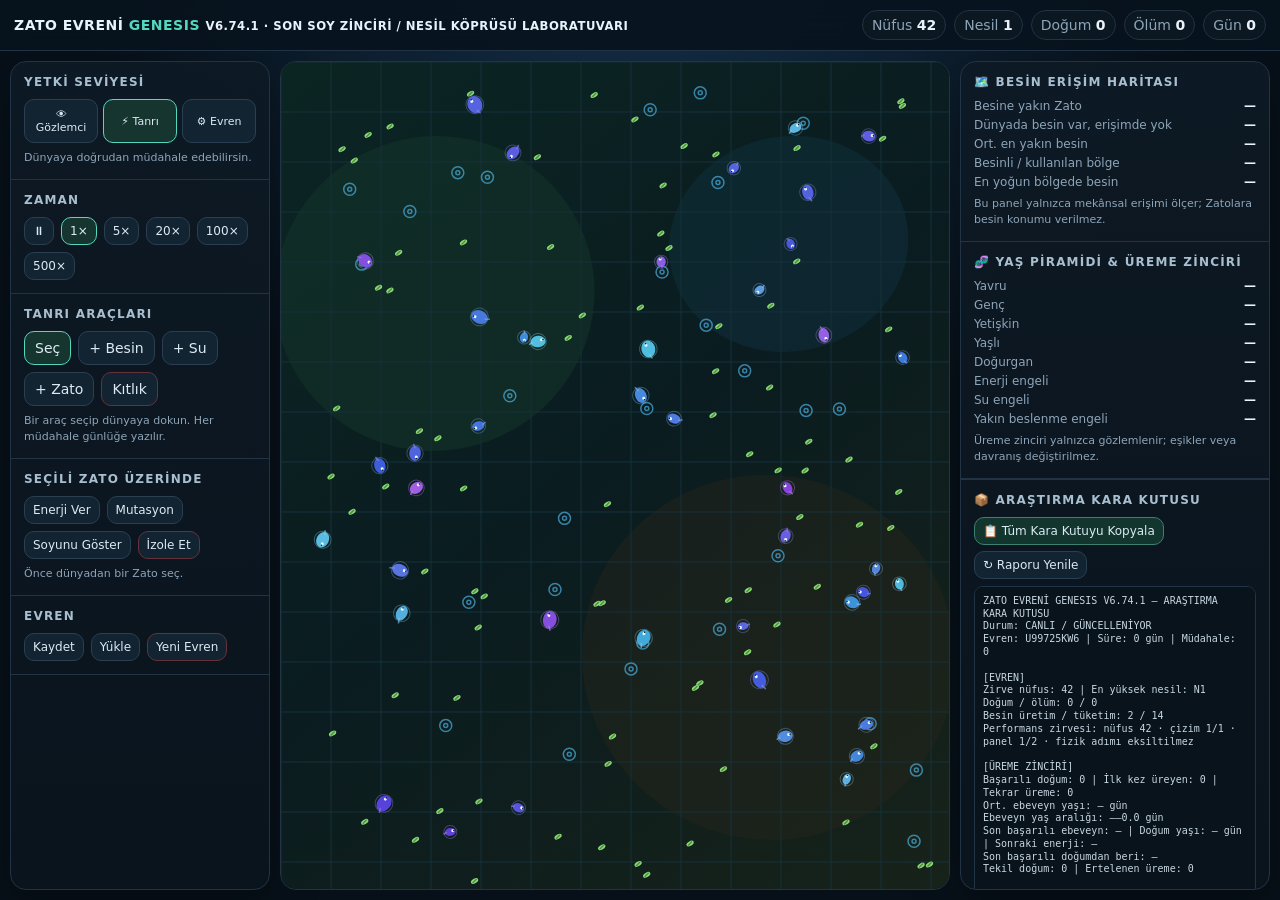
<file: zatow1.html>
<!DOCTYPE html>

<html lang="tr">
<head>
<meta charset="utf-8"/>
<meta content="width=device-width,initial-scale=1,viewport-fit=cover" name="viewport"/>
<title>Zato Evreni: Genesis V6.74.1 — Son Soy Zinciri / Nesil Köprüsü Laboratuvarı</title>
<style>
:root{--bg:#071019;--panel:#0d1823;--panel2:#111f2c;--line:#213345;--text:#e9f3fb;--muted:#8ea5b8;--accent:#55d6be;--warn:#ffd166;--danger:#ff6b6b}
*{box-sizing:border-box}body{margin:0;background:radial-gradient(circle at 50% -10%,#14304a,#071019 48%);color:var(--text);font:14px system-ui,-apple-system,Segoe UI,Roboto,sans-serif;overflow:hidden}
button,input,select{font:inherit}.app{height:100dvh;display:grid;grid-template-rows:auto 1fr}
header{display:flex;gap:10px;align-items:center;padding:10px 14px;border-bottom:1px solid var(--line);background:#08131ddd;backdrop-filter:blur(12px)}
.brand{font-weight:800;letter-spacing:.5px}.brand b{color:var(--accent)}.stats{display:flex;gap:8px;flex-wrap:wrap;margin-left:auto}.pill{padding:6px 9px;border:1px solid var(--line);border-radius:999px;color:var(--muted);background:#0b1721}.pill strong{color:var(--text)}
main{min-height:0;display:grid;grid-template-columns:260px 1fr 310px;gap:10px;padding:10px}
.panel{min-height:0;background:linear-gradient(180deg,#0d1924ee,#0a141dee);border:1px solid var(--line);border-radius:16px;overflow:auto;box-shadow:0 16px 50px #0005}
.section{padding:13px;border-bottom:1px solid var(--line)}h3{font-size:12px;text-transform:uppercase;letter-spacing:1.2px;color:#a8bfd0;margin:0 0 10px}
.world{position:relative;min-width:0;border:1px solid var(--line);border-radius:16px;overflow:hidden;background:#07131b}
canvas{width:100%;height:100%;display:block;touch-action:none}
.row{display:flex;gap:7px;flex-wrap:wrap}.btn{border:1px solid #2a4052;background:#122332;color:#dceaf4;padding:8px 10px;border-radius:10px;cursor:pointer}.btn:hover,.btn.on{border-color:var(--accent);background:#17352f}.btn.danger{border-color:#66323a}.btn.small{padding:6px 8px;font-size:12px}
.range{width:100%}.kv{display:grid;grid-template-columns:1fr auto;gap:5px 10px;color:var(--muted);font-size:12px}.kv b{color:var(--text)}
.zlist{display:grid;gap:6px}.zitem{display:grid;grid-template-columns:1fr auto;gap:4px;padding:8px;border:1px solid var(--line);border-radius:10px;cursor:pointer}.zitem:hover{background:#122231}.bang{color:var(--warn);font-weight:900}
.log{display:grid;gap:7px;font-size:12px}.event{border-left:2px solid #35536b;padding-left:8px;color:var(--muted)}.event.hot{border-color:var(--warn);color:#e8dcae}
.mode{display:grid;grid-template-columns:repeat(3,1fr);gap:5px}.mode .btn{padding:8px 4px;font-size:11px}
.help{color:var(--muted);font-size:11px;line-height:1.45;margin-top:7px}
.modal{position:absolute;inset:12px auto auto 12px;max-width:330px;max-height:calc(100% - 24px);overflow:auto;background:#091620f5;border:1px solid var(--line);border-radius:14px;padding:12px 44px 12px 12px;display:none;pointer-events:auto}
.modalClose{position:absolute;right:10px;top:9px;width:30px;height:30px;border-radius:50%;border:1px solid var(--line);background:#132534;color:var(--text);font-size:20px;line-height:25px;cursor:pointer;z-index:2}
.modal.show{display:block}.name{font-weight:800;font-size:16px}.sub{color:var(--muted);font-size:12px;margin:4px 0 9px}
@media(max-width:900px){.modal{left:10px;right:10px;top:10px;max-width:none;max-height:calc(100% - 20px)}body{overflow:auto}.app{height:auto;min-height:100dvh}header{position:sticky;top:0;z-index:4}.stats{display:none}main{display:flex;flex-direction:column}.world{height:58vh;min-height:420px;order:0}.left{order:1}.right{order:2}.panel{overflow:visible}header .brand{font-size:13px}}

/* V6.24 — mobil ekran görüntüsü için kompakt veri panelleri */
@media(max-width:900px){
 .right .section{padding:10px 11px}
 .right h3{font-size:10.5px;margin-bottom:7px;letter-spacing:1px}
 .right .kv{font-size:10.5px;gap:3px 8px;line-height:1.25}
 .right .help{font-size:9.5px;line-height:1.35;margin-top:5px}
 .right .log{font-size:10px;gap:5px}
 .right .event{padding-left:6px}
}
</style>

<style id="v626-layout">
/* V6.26: ilişkili araştırma panelleri tek akışta; mobil ekran görüntüsü için kompakt */
@media (max-width: 760px){
  .panel.right .section{padding:14px 18px}
  .panel.right .section h3{font-size:15px;letter-spacing:1.1px;margin:0 0 10px}
  .panel.right .kv{font-size:14px;line-height:1.28;gap:6px 10px}
  .panel.right .help{font-size:13px;line-height:1.35;margin-top:9px}
  .panel.right .log{font-size:13px;line-height:1.3}
}
</style>

<style id="v627-compact">
/* V6.27 — ekran görüntüsü odaklı kompakt araştırma kartları. Simülasyon mekaniğine dokunmaz. */
@media (max-width:900px){
  .panel.right{font-size:11px}
  .panel.right .section{padding:8px 10px!important}
  .panel.right .section h3{font-size:11px!important;line-height:1.15!important;letter-spacing:.85px!important;margin:0 0 6px!important}
  .panel.right .kv{font-size:10.5px!important;line-height:1.15!important;gap:3px 8px!important;grid-template-columns:minmax(0,1fr) auto}
  .panel.right .kv span{min-width:0}
  .panel.right .kv b{white-space:nowrap}
  .panel.right .help{font-size:9.5px!important;line-height:1.25!important;margin-top:5px!important}
  .panel.right .log{font-size:10px!important;line-height:1.2!important;gap:4px!important}
  .panel.right .event{padding-left:5px!important}
  .panel.right .row{gap:4px!important}
  .panel.right .btn.small{font-size:10px!important;padding:4px 6px!important}
}
</style>

<style id="v629-unified-blackbox">
/* V6.29 — araştırma sonuçları tek kutuda toplanır. */
#researchBlackBox{border-top:1px solid var(--line)}
#researchBlackBox .bb-actions{display:flex;gap:6px;flex-wrap:wrap;margin-bottom:7px}
#researchBlackBox .bb-copy{border-color:#3d806f;background:#12352e}
#researchBlackBox .bb-report{
  margin:0;white-space:pre-wrap;word-break:break-word;
  color:#c8d7e2;background:#08131c;border:1px solid #203445;border-radius:9px;
  padding:8px;font:10px/1.28 ui-monospace,SFMono-Regular,Consolas,monospace;
  max-height:52vh;overflow:auto
}
.research-legacy{display:none!important}
@media(max-width:900px){
 #researchBlackBox{padding:8px 10px!important}
 #researchBlackBox h3{font-size:11px!important;margin-bottom:6px!important}
 #researchBlackBox .bb-report{font-size:9.2px;line-height:1.22;padding:7px;max-height:58vh}
 #researchBlackBox .btn{font-size:10px!important;padding:5px 7px!important}
}
</style>

</head>
<body>
<div class="app">
<header>
<div class="brand">ZATO EVRENİ <b>GENESIS</b> <small>V6.74.1 · SON SOY ZİNCİRİ / NESİL KÖPRÜSÜ LABORATUVARI</small></div>
<div class="stats">
<span class="pill">Nüfus <strong id="pop">0</strong></span>
<span class="pill">Nesil <strong id="gen">1</strong></span>
<span class="pill">Doğum <strong id="births">0</strong></span>
<span class="pill">Ölüm <strong id="deaths">0</strong></span>
<span class="pill">Gün <strong id="day">0</strong></span>
</div>
</header>
<main>
<aside class="panel left">
<div class="section">
<h3>Yetki Seviyesi</h3>
<div class="mode">
<button class="btn" data-mode="observer">👁 Gözlemci</button>
<button class="btn on" data-mode="god">⚡ Tanrı</button>
<button class="btn" data-mode="editor">⚙ Evren</button>
</div>
<div class="help" id="modeHelp">Dünyaya doğrudan müdahale edebilirsin.</div>
</div>
<div class="section">
<h3>Zaman</h3>
<div class="row" id="speeds"></div>
</div>
<div class="section godtools">
<h3>Tanrı Araçları</h3>
<div class="row">
<button class="btn tool on" data-tool="inspect">Seç</button>
<button class="btn tool" data-tool="food">+ Besin</button>
<button class="btn tool" data-tool="water">+ Su</button>
<button class="btn tool" data-tool="zato">+ Zato</button>
<button class="btn tool danger" data-tool="scarcity">Kıtlık</button>
</div>
<div class="help">Bir araç seçip dünyaya dokun. Her müdahale günlüğe yazılır.</div>
</div>
<div class="section godtools">
<h3>Seçili Zato Üzerinde</h3>
<div class="row">
<button class="btn small" id="bless">Enerji Ver</button>
<button class="btn small" id="forceMut">Mutasyon</button>
<button class="btn small" id="lineage">Soyunu Göster</button>
<button class="btn small danger" id="isolate">İzole Et</button>
</div>
<div class="help" id="selectedHint">Önce dünyadan bir Zato seç.</div>
</div>
<div class="section editor" style="display:none">
<h3>Evren Editörü</h3>
<label>Mutasyon <b id="mutV"></b></label><input class="range" id="mutation" max=".35" min="0" step=".01" type="range"/>
<label>Kaynak yenilenmesi <b id="regV"></b></label><input class="range" id="regen" max="1" min="0" step=".05" type="range"/>
<label>Öğrenme maliyeti <b id="costV"></b></label><input class="range" id="learnCost" max=".15" min="0" step=".01" type="range"/>
</div>
<div class="section">
<h3>Evren</h3>
<div class="row">
<button class="btn small" id="save">Kaydet</button>
<button class="btn small" id="load">Yükle</button>
<button class="btn small danger" id="reset">Yeni Evren</button>
</div>
</div>
</aside>
<section class="world">
<canvas id="world"></canvas>
<div class="modal" id="inspect"><button aria-label="Kapat" class="modalClose" id="closeInspect">×</button><div id="inspectBody"></div></div>
</section>
<aside class="panel right">


























<div class="section" id="extinctionBox" style="display:none;border-color:#7d3c45;background:#28161a">
<h3>⚠ Yok Oluş Alarmı</h3>
<div class="help" id="extinctionText">Popülasyon kritik seviyede.</div>
<div class="row" style="margin-top:10px">
<button class="btn small" id="rescueFood">Besin Yağmuru</button>
<button class="btn small" id="rescueWater">Su Kaynağı</button>
</div>
<div class="help">Otomatik kurtarma yok. Müdahale kararı sana ait.</div>
</div><div class="section">
<h3>🗺️ BESİN ERİŞİM HARİTASI</h3>
<div class="kv">
<span>Besine yakın Zato</span><b id="foodAccessCount">—</b>
<span>Dünyada besin var, erişimde yok</span><b id="foodStranded">—</b>
<span>Ort. en yakın besin</span><b id="foodAvgDistance">—</b>
<span>Besinli / kullanılan bölge</span><b id="foodRegionCoverage">—</b>
<span>En yoğun bölgede besin</span><b id="foodConcentration">—</b>
</div>
<div class="help" id="foodAccessText">Bu panel yalnızca mekânsal erişimi ölçer; Zatolara besin konumu verilmez.</div>
</div><div class="section">
<h3>🧬 YAŞ PİRAMİDİ &amp; ÜREME ZİNCİRİ</h3>
<div class="kv">
<span>Yavru</span><b id="ageJuvenile">—</b>
<span>Genç</span><b id="ageYoung">—</b>
<span>Yetişkin</span><b id="ageAdult">—</b>
<span>Yaşlı</span><b id="ageOld">—</b>
<span>Doğurgan</span><b id="reproFertile">—</b>
<span>Enerji engeli</span><b id="reproEnergyBlock">—</b>
<span>Su engeli</span><b id="reproWaterBlock">—</b>
<span>Yakın beslenme engeli</span><b id="reproMealBlock">—</b>
</div>
<div class="help" id="reproChainText">Üreme zinciri yalnızca gözlemlenir; eşikler veya davranış değiştirilmez.</div>
</div><div class="section" id="researchBlackBox">
<h3>📦 ARAŞTIRMA KARA KUTUSU</h3>
<div class="bb-actions">
<button class="btn small bb-copy" id="copyResearchBox">📋 Tüm Kara Kutuyu Kopyala</button>
<button class="btn small" id="refreshResearchBox">↻ Raporu Yenile</button>
</div>
<pre class="bb-report" id="researchBlackBoxText">Evren verileri hazırlanıyor…</pre>
<div class="help" id="researchBlackBoxHelp">Tüm araştırma ölçümleri tek raporda toplanır. Yok oluşta son canlı verileri ve zihin ölçümleri aynı anda dondurulur.</div>
</div>
<div class="section">
<h3>🔗 ÜREME ZİNCİRİ KARA KUTUSU</h3>
<div class="kv">
<span>Kaydedilen başarılı doğum</span><b id="rcBirths">0</b>
<span>İlk kez üreyen ebeveyn</span><b id="rcFirst">0</b>
<span>Tekrar üreme olayı</span><b id="rcRepeat">0</b>
<span>Ort. ebeveyn yaşı</span><b id="rcAvgAge">—</b>
<span>Ebeveyn yaş aralığı</span><b id="rcAgeRange">—</b>
<span>Son başarılı ebeveyn</span><b id="rcLastParent">—</b>
<span>Son başarılı doğum yaşı</span><b id="rcLastAge">—</b>
<span>Doğum sonrası ebeveyn enerjisi</span><b id="rcLastEnergy">—</b>
<span>Son başarılı doğumdan beri</span><b id="rcSinceBirth">—</b>
</div>
<div class="help" id="rcText">Bu kara kutu yalnızca gerçekleşmiş doğal doğumları kaydeder; üreme eşiklerini, kaynakları veya Zato davranışını değiştirmez.</div>
</div><div class="section">
<h3>🧊 SON CANLI SNAPSHOT</h3>
<div class="kv">
<span>Nüfus</span><b id="lastLivePop">—</b>
<span>Yavru / genç</span><b id="lastLiveYoung">—</b>
<span>Yetişkin / yaşlı</span><b id="lastLiveAdult">—</b>
<span>Doğurgan</span><b id="lastLiveFertile">—</b>
<span>Ort. enerji</span><b id="lastLiveEnergy">—</b>
<span>Besin</span><b id="lastLiveFood">—</b>
<span>Üreme engeli: enerji</span><b id="lastBlockEnergy">—</b>
<span>Üreme engeli: su</span><b id="lastBlockWater">—</b>
<span>Üreme engeli: yakın beslenme</span><b id="lastBlockMeal">—</b>
</div>
<div class="help" id="lastLiveText">Yok oluşta son yaşayan nüfusun gerçek ölçümü korunur.</div>
</div><div class="section">
<h3>⏳ NESİL SENKRONİZASYONU</h3>
<div class="kv">
<span>Ortalama yaş (gün)</span><b id="syncAvgAge">—</b>
<span>Yaş dağılımı σ (gün)</span><b id="syncAgeStd">—</b>
<span>Yaş aralığı (gün)</span><b id="syncAgeSpan">—</b>
<span>Üremeye hazır havuzun sıfır kaldığı süre</span><b id="syncZeroFertile">—</b>
<span>Son doğumdan beri</span><b id="syncLastBirth">—</b>
<span>Doğum kümelenmesi</span><b id="syncBirthClustering">—</b>
</div>
<div class="help" id="syncText">Bu panel yalnızca yaş ve doğum zamanlamasını gözlemler; yaşam süresi veya üreme davranışını değiştirmez.</div>
</div><div class="section">
<h3>🧾 SON 100 GÜN KARA KUTUSU</h3>
<div class="kv">
<span>İzlenen süre</span><b id="bb100Window">0 gün</b>
<span>Nüfus</span><b id="bb100Pop">—</b>
<span>Ort. enerji</span><b id="bb100Energy">—</b>
<span>Doğurgan</span><b id="bb100Fertile">—</b>
<span>Doğum / ölüm</span><b id="bb100Life">—</b>
<span>Besin üretim / tüketim</span><b id="bb100FoodFlow">—</b>
<span>Besin erişimi</span><b id="bb100Access">—</b>
<span>Aktif soy</span><b id="bb100Lineages">—</b>
</div>
<div class="help" id="bb100Text">Son 100 günlük doğal süreç birikiyor. Bu kara kutu simülasyona müdahale etmez.</div>
</div><div class="section">
<h3>📉 ÇÖKÜŞ ANALİZİ</h3>
<div class="kv">
<span>İzlenen pencere</span><b id="collapseWindow">0 gün</b>
<span>Nüfus</span><b id="collapsePop">—</b>
<span>Üremeye hazır yetişkin</span><b id="collapseAdults">—</b>
<span>Doğum / ölüm</span><b id="collapseBirthDeath">—</b>
<span>Besin üretim / tüketim</span><b id="collapseFood">—</b>
<span>Aktif soy</span><b id="collapseLineages">—</b>
</div>
<div class="help" id="collapseDiagnosis">Son 100 günlük zaman serisi birikiyor.</div>
</div><div class="section">
<h3>⬛ EVREN KARA KUTUSU</h3>
<div class="kv">
<span>Evren kimliği</span><b id="universeId">—</b>
<span>Geçen süre</span><b id="blackDays">0 gün</b>
<span>Zirve nüfus</span><b id="blackPeak">0</b>
<span>En yüksek nesil</span><b id="blackGen">N1</b>
<span>Doğum / ölüm</span><b id="blackLife">0 / 0</b>
<span>Besin üretim / tüketim</span><b id="blackFood">0 / 0</b>
<span>Müdahale</span><b id="blackInterventions">0</b>
</div>
<div class="help" id="blackText">Bu panel yalnızca kayıt tutar; Zatoların kararlarına veya ekolojiye veri vermez.</div>
</div><div class="section">
<h3>🧠 ZEKÂ GELİŞİMİ</h3>
<div class="kv">
<span>Bireysel öğrenme</span><b id="intelIndividual">0.00</b>
<span>Arama verimliliği</span><b id="intelSearch">0.00</b>
<span>Sosyal öğrenme</span><b id="intelSocial">0.00</b>
<span>Davranış esnekliği</span><b id="intelFlex">0.00</b>
<span>Nesilsel kalıcılık</span><b id="intelPersistence">0.00</b>
</div>
<div class="help" id="intelText">Bu değerler bilinç puanı değildir; öğrenme ve uyum davranışlarını ayrı ayrı ölçer.</div>
</div><div class="section">
<h3>🌱 Ortaya Çıkan Davranışlar</h3>
<div class="kv">
<span>Yeni örüntü</span><b id="emergentCount">0</b>
<span>Yayılan gelenek</span><b id="traditionCount">0</b>
<span>Nesiller arası süren</span><b id="persistentCount">0</b>
<span>İşbirliği olayı</span><b id="coopCount">0</b>
</div>
<div class="help" id="emergenceText">Henüz yeni bir davranış örüntüsü doğrulanmadı.</div>
</div><div class="section">
<h3>🧬 TEKİL ÜREME &amp; SOYLAR</h3>
<div class="kv">
<span>Tekil doğum</span><b id="soloBirths">0</b>
<span>Aktif soy</span><b id="activeLineages">0</b>
<span>En uzun yaşayan soy</span><b id="oldestLineage">—</b>
<span>En yüksek soy nesli</span><b id="lineageDepth">1</b>
<span>Ertelenen üreme</span><b id="delayedBirths">0</b>
</div>
<div class="help">Zatoların cinsiyeti yoktur ve eşe ihtiyaç duymazlar. Yeterli enerji, su ve olgunluğa ulaşan bir Zato tek başına yavru oluşturabilir. Öğrenilmiş konumlar kalıtsal değildir.</div>
</div><div class="section">
<h3>🧬 SOY SÜREKLİLİĞİ TEŞHİSİ</h3>
<div class="kv">
<span>Üremeye hazır yetişkin</span><b id="readyAdults">0</b>
<span>Enerji/su engeli</span><b id="reproResourceBlock">0</b>
<span>Ekoloji engeli</span><b id="reproEcoBlock">0</b>
<span>Bekleme süresi engeli</span><b id="reproCooldownBlock">0</b>
<span>Son 10 günde doğum</span><b id="recentBirths">0</b>
<span>Son 10 günde ölüm</span><b id="recentDeaths">0</b>
</div>
<div class="help" id="lineageDiagnosis">Soy sürekliliği izleniyor.</div>
</div><div class="section">
<h3>👃 DUYU EVRİMİ</h3>
<div class="kv">
<span>Yaşayan ort. koku</span><b id="avgSmell">0.00</b>
<span>Yaşayan ort. görüş</span><b id="avgVision">0.00</b>
<span>Kokuyla bulunan besin</span><b id="smellFinds">0</b>
<span>Hafızayla bulunan besin</span><b id="memoryFinds">0</b>
<span>Takiple öğrenme</span><b id="followLearns">0</b>
<span>Görüşle bulunan besin</span><b id="visionFinds">0</b>
<span>Rastlantıyla bulunan</span><b id="chanceFinds">0</b>
</div>
<div class="help">Zatolara besinin koordinatı verilmez. Yakındaki besinin kokusunu yaklaşık algılar, başarılı bölgeleri hatırlar ve bazen başarılı bir Zato'yu izleyerek öğrenirler.</div>
</div><div class="section">
<h3>☀️ YENİLENEBİLİR DÜNYA</h3>
<div class="kv">
<span>Dünya enerjisi</span><b>∞</b>
<span>Doğal yenilenme</span><b id="renewalRate">0/gün</b>
<span>Ekolojik filizlenme</span><b id="renewalBirths">0</b>
<span>Üretimsiz biyokütle süresi</span><b id="foodlessTime">0 gün</b>
</div>
<div class="help">Dünyanın temel enerjisi tükenmez; fakat besine dönüşümü sınırlıdır. Üretim Zato nüfusuna göre yapılmaz. Bitki yaşamı tamamen çökerse çevre, zamanla yeni filizler oluşturabilir.</div>
</div><div class="section">
<h3>🌱 YAŞAYAN BESİN DÖNGÜSÜ</h3>
<div class="kv">
<span>Tohum</span><b id="seedCount">0</b>
<span>Olgun bitki</span><b id="plantCount">0</b>
<span>Doğal doğum</span><b id="plantBirths">0</b>
</div>
<div class="help">Bitkiler büyür, besin verir ve uygun koşullarda çevrelerine tohum saçar. Sistem nüfusa bakıp doğrudan yiyecek yaratmaz.</div>
</div><div class="section">
<h3>🩺 Ölüm Teşhisi</h3>
<div class="kv">
<span>Açlık</span><b id="deathHunger">0</b>
<span>Susuzluk</span><b id="deathThirst">0</b>
<span>Yaşlılık</span><b id="deathAge">0</b>
<span>Besin varken açlık</span><b id="deathAccess">0</b>
<span>Ort. en yakın besin</span><b id="deathFoodDist">—</b>
</div>
<div class="help" id="diagnosisText">Ölümler oldukça sistem nedenlerini ayrı ayrı kaydedecek.</div>
</div><div class="section">
<h3>🌿 Ekolojik Denge</h3>
<div class="kv">
<span>Besin stoku</span><b id="foodStock">0</b>
<span>Besin üretimi</span><b id="foodProduction">0/gün</b>
<span>Besin tüketimi</span><b id="foodConsumption">0/gün</b>
<span>Besin dengesi</span><b id="foodBalance">0/gün</b>
<span>Su stoku</span><b id="waterStock">0</b>
<span>Taşıma baskısı</span><b id="ecoPressure">0%</b>
<span>Durum</span><b id="ecoState">Başlangıç</b>
</div>
<div class="help" id="ecoText">Kaynaklar nüfus ve çevre koşullarına göre yenileniyor.</div>
</div><div class="section">
<h3>Canlı Analiz</h3>
<div style="display:flex;gap:12px;flex-wrap:wrap;margin-bottom:11px;font-size:11px;color:var(--muted)">
<span>◉ Zato</span><span>🍃 Besin</span><span>◎ Su</span><span class="bang">! Önemli gelişim</span>
</div>
<div class="kv">
<span>Ort. enerji</span><b id="avgE">0</b>
<span>Ort. öğrenme</span><b id="avgL">0</b>
<span>Genetik çeşitlilik</span><b id="diversity">0</b>
<span>En yüksek nesil</span><b id="maxGen">1</b>
</div>
</div><div class="section">
<h3>Evrim Kanıtı</h3>
<div class="kv">
<span>En eski yaşayan nesil</span><b id="minGen">1</b>
<span>Sosyal öğrenme olayı</span><b id="socialCount">0</b>
<span>Mutasyonlu doğum</span><b id="mutBirths">0</b>
<span>Nesil gelişim sinyali</span><b id="genSignals">0</b>
</div>
<div class="help" id="evidenceText">Henüz yeterli nesil verisi yok.</div>
</div><div class="section">
<h3>🏘 Toplum Gözlemi</h3>
<div class="kv">
<span>Aktif ilişkiler</span><b id="relations">0</b>
<span>Güven ilişkileri</span><b id="trusts">0</b>
<span>Rekabet ilişkileri</span><b id="rivals">0</b>
<span>Kültürel aktarım</span><b id="culture">0</b>
<span>Geçici gruplar</span><b id="groups">0</b>
</div>
<div class="help" id="societyText">Toplumsal davranış henüz oluşmadı.</div>
</div><div class="section">
<h3>🧠 GELİŞEN ZİHİN</h3>
<div class="kv">
<span>Öğrenen birey</span><b id="brainLearners">0</b>
<span>Ort. deneyim</span><b id="brainEpisodes">0</b>
<span>Ort. tahmin hatası</span><b id="brainError">0.00</b>
<span>Besin becerisi</span><b id="brainFoodSkill">0.00</b>
<span>Su becerisi</span><b id="brainWaterSkill">0.00</b>
<span>Uyum / esneklik</span><b id="brainAdapt">0.00</b>
<span>Gelişim evresi</span><b id="brainStages">—</b>
</div>
<div class="help" id="brainText">Yeni doğan Zato hazır bilgiyle doğmaz. Deneyim, ödül, hata, hafıza ve sosyal gözlem yoluyla kendi karar değerlerini oluşturur.</div>
</div><div class="section">
<h3>🧠 Seçili Zihni</h3>
<div class="help" id="mindPanel">Bir Zato seç. Karar zinciri burada görünecek.</div>
</div><div class="section">
<h3>Keşif Arşivi</h3>
<div class="log" id="archive"></div>
</div><div class="section">
<h3>Zatolar</h3>
<div class="zlist" id="zlist"></div>
</div><div class="section">
<h3>Keşif / Müdahale Günlüğü</h3>
<div class="log" id="log"></div>
</div><div class="section">
<h3>📜 Çağlar Arşivi</h3>
<div class="log" id="eras"><div class="help">Henüz tamamlanmış bir çağ yok.</div></div>
</div></aside>
</main>
</div>
<script>

const reproChainV623 = {
  births: 0,
  parentAgeSum: 0,
  parentAgeMin: Infinity,
  parentAgeMax: 0,
  repeatParents: 0,
  firstTimeParents: 0,
  parentBirthCounts: Object.create(null),
  lastParentAgeDays: 0,
  lastParentEnergy: 0,
  lastParentId: null,
  lastBirthTick: null,
  currentTick: 0
};

(()=>{
const C=document.querySelector('#world'),X=C.getContext('2d');
const $=s=>document.querySelector(s), $$=s=>[...document.querySelectorAll(s)];
let W=900,H=600, mode='god', tool='inspect', speed=1, paused=false, tick=0, idSeq=1;
const cfg={mutation:.08,regen:.35,learnCost:.03,maxPop:180};
let zatos=[], food=[], water=[], events=[], births=0,deaths=0, selected=null, socialCount=0,mutBirths=0,genSignals=0, discoveries=[], cultureCount=0, emergent=[], coopCount=0, peakPopulation=0, extinctionWarned=false, extinctionRecorded=false, officialExtinctionTick=null, foodProduced=0, foodConsumed=0, ecoDayProduced=0, ecoDayConsumed=0, lastEcoProduced=0, lastEcoConsumed=0, foodPatches=[], deathStats={hunger:0,thirst:0,age:0, reproPhase: Math.random(),access:0,foodDistances:[]}, maxGenerationEver=1, plants=[], smellFinds=0, memoryFinds=0, followLearns=0, plantBirths=0, soloBirths=0, delayedBirths=0, lineageSerial=0, renewalBirths=0, foodlessTicks=0, visionFinds=0, chanceFinds=0, productionEvents=[], consumptionEvents=[], reproBlocks={resource:0,eco:0,cooldown:0}, birthEvents=[], deathEvents=[], eraBase=null, collapseHistory=[], collapseFrozen=false, extinctionSnapshot=null, universeId='—', interventionCount=0;

const R=(a=0,b=1)=>a+Math.random()*(b-a), clamp=(v,a,b)=>Math.max(a,Math.min(b,v));
const actionTR=a=>({food:'Besin ara',water:'Su ara',wander:'Keşfet',social:'Sosyalleş',uyanıyor:'Uyanıyor'}[a]||a);
const typeTR=t=>({bireysel:'Bireysel öğrenme',sosyal:'Sosyal öğrenme',genetik:'Genetik değişim',nesil:'Nesilsel gelişim',kültür:'Kültürel aktarım',örüntü:'Ortaya çıkan örüntü'}[t]||t);
function gene(){return {curiosity:R(.2,.85),risk:R(.15,.8),social:R(.1,.85),learn:R(.25,.9),memory:R(.25,.9),speed:R(.55,1.2),vision:R(.72,1.18),size:R(.75,1.25),metabolism:R(.75,1.25),senseWater:R(.7,1.25),longevity:R(.78,1.22)}}
function mutate(v){return clamp(v+R(-cfg.mutation,cfg.mutation),.05,1.4)}
function childGene(a,b){let g={},delta=0;for(const k in a){let base=(a[k]+b[k])/2;g[k]=mutate(base);delta+=Math.abs(g[k]-base)}g._mutationDelta=delta;return g}
function addFood(x=R(20,W-20),y=R(20,H-20),n=1){for(let i=0;i<n;i++)food.push({x:clamp(x+R(-18,18),8,W-8),y:clamp(y+R(-18,18),8,H-8),e:R(18,30),born:tick,foodUID656:'FU'+(++foodUID656)})}
function addWater(x=R(20,W-20),y=R(20,H-20),n=1){for(let i=0;i<n;i++)water.push({x:x+R(-18,18),y:y+R(-18,18)})}

const ERA_KEY='zatoGenesisEraArchive';
function getEras(){try{return JSON.parse(localStorage.getItem(ERA_KEY)||'[]')}catch(e){return []}}
function eraSnapshot(){
 return {births,deaths,cultureCount,coopCount,patterns:emergent.filter(e=>e.notified).length,foodProduced,foodConsumed,
 deathStats:JSON.parse(JSON.stringify(deathStats)),soloBirths,delayedBirths,interventionCount,universeId};
}
function recordCollapseSnapshot(force=false){
 if(collapseFrozen&&!force)return;
 if(!force&&(tick<=0||tick%300!==0))return;
 let pop=zatos.length;
 let fertile=zatos.filter(z=>z.age > (560 + 180*(z.reproPhase ?? 0.5))&&z.energy>78&&z.hydration>66&&tick-z.lastMealTick<720).length;
 let juvenile=zatos.filter(z=>z.age<=260).length;
 let young=zatos.filter(z=>z.age>260&&z.age<=620).length;
 let adult=zatos.filter(z=>z.age > (560 + 180*(z.reproPhase ?? 0.5))&&z.age<=1500).length;
 let oldAge=zatos.filter(z=>z.age>1500).length;
 let mature=zatos.filter(z=>z.age > (560 + 180*(z.reproPhase ?? 0.5)));
 let reproEnergyBlock=mature.filter(z=>z.energy<=78).length;
 let reproWaterBlock=mature.filter(z=>z.energy>78&&z.hydration<=66).length;
 let reproMealBlock=mature.filter(z=>z.energy>78&&z.hydration>66&&tick-z.lastMealTick>=720).length;
 let edible=food.filter(f=>!f.eaten);
 let accessRadius=90;
 let accessCount=0, strandedWithWorldFood=0, distSum=0, distN=0;
 let regionFood=Array(10).fill(0), regionZato=Array(10).fill(0);
 for(let f of edible){
   let ri=Math.max(0,Math.min(9,Math.floor((f.x/W)*10)));
   regionFood[ri]++;
 }
 for(let z of zatos){
   let ri=Math.max(0,Math.min(9,Math.floor((z.x/W)*10)));
   regionZato[ri]++;
   let nearest=Infinity;
   for(let f of edible){
     let dx=f.x-z.x,dy=f.y-z.y,d=Math.hypot(dx,dy);
     if(d<nearest)nearest=d;
   }
   if(Number.isFinite(nearest)){distSum+=nearest;distN++;}
   if(nearest<=accessRadius)accessCount++;
   else if(edible.length)strandedWithWorldFood++;
 }
 let occupiedRegions=regionZato.filter(n=>n>0).length;
 let fedOccupiedRegions=regionZato.reduce((n,zv,i)=>n+(zv>0&&regionFood[i]>0?1:0),0);
 let foodConcentration=edible.length?Math.max(...regionFood)/edible.length:0;
 let ages=zatos.map(z=>z.age||0);
 let avgAgeTicks=ages.length?ages.reduce((a,b)=>a+b,0)/ages.length:0;
 let avgAge=avgAgeTicks/300;
 let ageVariance=ages.length?ages.reduce((a,v)=>a+Math.pow((v/300)-avgAge,2),0)/ages.length:0;
 let ageStd=Math.sqrt(ageVariance);
 let ageMin=ages.length?Math.min(...ages)/300:0, ageMax=ages.length?Math.max(...ages)/300:0;
 let epNow=summary636();
 let evidenceNow=evidenceSummary630(zatos);
 let needNow=combinedNeedSummary632();
 let brainsNow=zatos.map(z=>z.brain).filter(Boolean);
 let learnersNow=brainsNow.filter(b=>(b.episodeCount||0)>=12).length;
 let avgEpisodesNow=brainsNow.length?brainsNow.reduce((a,b)=>a+(b.episodeCount||0),0)/brainsNow.length:0;
 let avgErrorNow=brainsNow.length?brainsNow.reduce((a,b)=>a+(b.predictionError||0),0)/brainsNow.length:0;
 let avgFoodSkillNow=brainsNow.length?brainsNow.reduce((a,b)=>a+(b.foodSkill||0),0)/brainsNow.length:0;
 let avgWaterSkillNow=brainsNow.length?brainsNow.reduce((a,b)=>a+(b.waterSkill||0),0)/brainsNow.length:0;
 let avgAdaptNow=brainsNow.length?brainsNow.reduce((a,b)=>a+(b.adapt||0),0)/brainsNow.length:0;
 let indivNow=pop?zatos.reduce((a,z)=>a+Math.min(1,(z.brain?.episodeCount||0)/90)*Math.min(1,Math.max(0,(z.brain?.rewardEMA||0)+.15)/.45),0)/pop:0;
 let totalFindsNow=visionFinds+smellFinds+memoryFinds+chanceFinds;
 let searchEffNow=totalFindsNow?clamp((visionFinds+smellFinds+memoryFinds)/totalFindsNow,0,1):0;
 let socialIntelNow=pop?zatos.reduce((a,z)=>a+Math.min(1,(z.learnedFrom?.social||0)*3),0)/pop:0;
 let genSetNow=[...new Set(zatos.map(z=>z.generation))];
 let persistenceNow=genSetNow.length?clamp((Math.max(...genSetNow)-Math.min(...genSetNow))/8,0,1):0;
 let snap={day:Math.floor(tick/300),tick,pop,fertile,lineages:new Set(zatos.map(z=>z.lineageId)).size,
  juvenile,young,adult,oldAge,reproEnergyBlock,reproWaterBlock,reproMealBlock,
  accessCount,strandedWithWorldFood,avgFoodDistance:distN?distSum/distN:null,
  occupiedRegions,fedOccupiedRegions,foodConcentration,
  avgAge,ageStd,ageSpan:ageMax-ageMin,
  births,deaths,produced:foodProduced,consumed:foodConsumed,
  energy:pop?zatos.reduce((a,z)=>a+z.energy,0)/pop:0,food:edible.length,
  intelligence:{individual:indivNow,search:searchEffNow,social:socialIntelNow,flex:avgAdaptNow,persistence:persistenceNow},
  brain:{learners:learnersNow,episodes:avgEpisodesNow,error:avgErrorNow,foodSkill:avgFoodSkillNow,waterSkill:avgWaterSkillNow,adapt:avgAdaptNow},evidence:evidenceNow,needLearning:needNow,lab636:epNow};
 let prev=collapseHistory[collapseHistory.length-1];
 if(!prev||prev.tick!==snap.tick)collapseHistory.push(snap);else collapseHistory[collapseHistory.length-1]=snap;
 if(collapseHistory.length>120)collapseHistory.shift();
 if(pop>0)window.__lastLivingSnapshot={...snap};
 if(pop===0&&!collapseFrozen){collapseFrozen=true;extinctionSnapshot={...snap};}
}
function collapseReport(){
 if(collapseHistory.length<2)return null;
 let hist=collapseHistory;
 let b=hist[hist.length-1],a=hist[0],days=Math.max(0,b.day-a.day);
 let db=b.births-a.births,dd=b.deaths-a.deaths,dp=b.produced-a.produced,dc=b.consumed-a.consumed;
 let lastAlive=[...hist].reverse().find(x=>x.pop>0)||a,lastBirthDay=null;
 for(let i=hist.length-1;i>0;i--)if(hist[i].births>hist[i-1].births){lastBirthDay=hist[i].day;break;}
 let reasons=[];
 if(db<dd)reasons.push('ölümler doğumları geçti');
 if(lastAlive.fertile<=Math.max(1,Math.ceil(lastAlive.pop*.08)))reasons.push('çöküş öncesinde üremeye hazır yetişkin havuzu çok küçüktü');
 if(dc>dp)reasons.push('çöküş penceresinde besin tüketimi üretimi geçti');
 if(lastAlive.food>20&&lastAlive.energy<45)reasons.push('çöküş öncesinde besin varken ortalama enerji düşüktü');
 if(b.lineages<a.lineages)reasons.push('aktif soy sayısı azaldı');
 if(lastBirthDay!==null&&b.day-lastBirthDay>=5)reasons.push('son doğum yok oluştan '+(b.day-lastBirthDay)+' gün önce gerçekleşti');
 if(!reasons.length)reasons.push('tek bir baskın çöküş nedeni görünmüyor');
 return {a,b,days,db,dd,dp,dc,lastAlive,lastBirthDay,reasons,frozen:collapseFrozen};
}
function archiveEra(reason='Yeni evren'){
 let maxGen=maxGenerationEver,b=eraBase||{births:0,deaths:0,cultureCount:0,coopCount:0,patterns:0,foodProduced:0,foodConsumed:0,deathStats:{hunger:0,thirst:0,age:0},soloBirths:0,delayedBirths:0};
 let era={time:new Date().toLocaleString('tr-TR'),reason,days:Math.floor(tick/300),maxGen,peak:peakPopulation,
 births:Math.max(0,births-b.births),deaths:Math.max(0,deaths-b.deaths),
 culture:Math.max(0,cultureCount-b.cultureCount),coop:Math.max(0,coopCount-b.coopCount),patterns:Math.max(0,emergent.filter(e=>e.notified).length-b.patterns),
 foodProduced:Math.max(0,foodProduced-b.foodProduced),foodConsumed:Math.max(0,foodConsumed-b.foodConsumed),
 deathStats:{hunger:Math.max(0,deathStats.hunger-(b.deathStats?.hunger||0)),thirst:Math.max(0,deathStats.thirst-(b.deathStats?.thirst||0)),age:Math.max(0,deathStats.age-(b.deathStats?.age||0)),access:Math.max(0,deathStats.access-(b.deathStats?.access||0)),foodDistances:[]},
 soloBirths:Math.max(0,soloBirths-b.soloBirths),delayedBirths:Math.max(0,delayedBirths-b.delayedBirths),interventions:Math.max(0,interventionCount-(b.interventionCount||0)),universeId};
 let eras=getEras();eras.unshift(era);localStorage.setItem(ERA_KEY,JSON.stringify(eras.slice(0,20)));
}
function log(msg,hot=false){events.unshift({msg,hot,day:Math.floor(tick/300)});events=events.slice(0,18)}
function discover(z,type,text){
 let item={id:discoveries.length+1,zato:z?.id||0,generation:z?.generation||0,type,text,day:Math.floor(tick/300)};
 discoveries.unshift(item);discoveries=discoveries.slice(0,80);
 if(z){z.bang=true;z.discoveries=(z.discoveries||0)+1}
 log(`! ${text}`,true);
}


// V6.30 — performans katmanı + doğrudan öğrenme kanıtı.
// Simülasyon kurallarını değiştirmez: yalnızca pahalı UI/çizim işlerini seyreltir
// ve karar sonuçlarını küçük özet sayaçlarda toplar.
const PERF630={
 renderEvery:1, uiEvery:1, lastRenderTick:-1, lastUiTick:-1,
 auto:true, renderSkips:0, uiSkips:0, maxRenderEvery:1, maxUiEvery:1, maxPopSeen:0
};
function perfTune630(){
 const n=zatos.length, sp=speed||0;
 // Yüksek hız ve nüfusta yalnızca görselleştirme seyreltilir; fizik/yaşam adımları atlanmaz.
 PERF630.renderEvery = sp>=500 ? (n>=350?18:n>=250?14:n>=180?10:n>=100?7:4)
                    : sp>=100 ? (n>=250?8:n>=150?5:3)
                    : sp>=10  ? (n>=250?4:n>=150?3:2) : 1;
 PERF630.uiEvery = sp>=500 ? (n>=250?30:n>=150?22:14)
                : sp>=100 ? (n>=200?18:10)
                : sp>=10 ? 6 : 2;
 PERF630.maxRenderEvery=Math.max(PERF630.maxRenderEvery,PERF630.renderEvery);
 PERF630.maxUiEvery=Math.max(PERF630.maxUiEvery,PERF630.uiEvery);
 PERF630.maxPopSeen=Math.max(PERF630.maxPopSeen,n);
}
function ensureEvidence630(z){
 if(!z.learnEvidence630)z.learnEvidence630={
   decisions:0,correct:0,repeat:0,repeatCorrect:0,
   earlyN:0,earlyGood:0,lateN:0,lateGood:0,
   foodN:0,foodGood:0,waterN:0,waterGood:0,
   socialBeforeN:0,socialBeforeGood:0,socialAfterN:0,socialAfterGood:0,
   lastStateAction:Object.create(null)
 };
 return z.learnEvidence630;
}


let lifeLearnArchive632={
 individuals:0,hE:0,hS:0,hSense:0,hOrient:0,hReach:0,hTicks:0,
 tE:0,tS:0,tSense:0,tOrient:0,tReach:0,tTicks:0,
 hFN:0,hFS:0,hLN:0,hLS:0,tFN:0,tFS:0,tLN:0,tLS:0,sBN:0,sBS:0,sAN:0,sAS:0,
 lost:0,switched:0,tooFar:0,gone:0,startSenseTicks:0,startSenseN:0,senseOrientTicks:0,senseOrientN:0,orientReachTicks:0,orientReachN:0,
 generations:Object.create(null)
};
function archiveNeedLab632(z){
 if(z._archived632)return; z._archived632=true;
 const l=ensureNeedLab631(z),A=lifeLearnArchive632;A.individuals++;
 const map={hE:'hungerEpisodes',hS:'hungerSolved',hSense:'hungerSense',hOrient:'hungerOrient',hReach:'hungerReach',hTicks:'hungerTicks',
 tE:'thirstEpisodes',tS:'thirstSolved',tSense:'thirstSense',tOrient:'thirstOrient',tReach:'thirstReach',tTicks:'thirstTicks',
 hFN:'hungerFirstN',hFS:'hungerFirstSolved',hLN:'hungerLateN',hLS:'hungerLateSolved',tFN:'thirstFirstN',tFS:'thirstFirstSolved',tLN:'thirstLateN',tLS:'thirstLateSolved',
 sBN:'hungerSocialBeforeN',sBS:'hungerSocialBeforeSolved',sAN:'hungerSocialAfterN',sAS:'hungerSocialAfterSolved',
 lost:'navLost',switched:'navSwitched',tooFar:'navTooFar',gone:'navGone',
 startSenseTicks:'startSenseTicks',startSenseN:'startSenseN',senseOrientTicks:'senseOrientTicks',senseOrientN:'senseOrientN',orientReachTicks:'orientReachTicks',orientReachN:'orientReachN'};
 for(const [a,b] of Object.entries(map))A[a]+=l[b]||0;
 const base=Math.floor((z.generation||0)/10)*10,key=`N${base}–N${base+9}`;
 const g=A.generations[key]||(A.generations[key]={n:0,hE:0,hS:0,hFN:0,hFS:0,hLN:0,hLS:0});
 g.n++;g.hE+=l.hungerEpisodes||0;g.hS+=l.hungerSolved||0;g.hFN+=l.hungerFirstN||0;g.hFS+=l.hungerFirstSolved||0;g.hLN+=l.hungerLateN||0;g.hLS+=l.hungerLateSolved||0;
}
function combinedNeedSummary632(){
 const A=lifeLearnArchive632,pct=(a,b)=>b?100*a/b:null,days=(a,b)=>b?(a/b)/300:null;
 const T={...A};
 for(const z of zatos){const l=ensureNeedLab631(z);
  const pairs={hE:'hungerEpisodes',hS:'hungerSolved',hSense:'hungerSense',hOrient:'hungerOrient',hReach:'hungerReach',hTicks:'hungerTicks',
  tE:'thirstEpisodes',tS:'thirstSolved',tSense:'thirstSense',tOrient:'thirstOrient',tReach:'thirstReach',tTicks:'thirstTicks',
  hFN:'hungerFirstN',hFS:'hungerFirstSolved',hLN:'hungerLateN',hLS:'hungerLateSolved',tFN:'thirstFirstN',tFS:'thirstFirstSolved',tLN:'thirstLateN',tLS:'thirstLateSolved',
  sBN:'hungerSocialBeforeN',sBS:'hungerSocialBeforeSolved',sAN:'hungerSocialAfterN',sAS:'hungerSocialAfterSolved',
  lost:'navLost',switched:'navSwitched',tooFar:'navTooFar',gone:'navGone',
  startSenseTicks:'startSenseTicks',startSenseN:'startSenseN',senseOrientTicks:'senseOrientTicks',senseOrientN:'senseOrientN',orientReachTicks:'orientReachTicks',orientReachN:'orientReachN'};
  for(const [a,b] of Object.entries(pairs))T[a]=(T[a]||0)+(l[b]||0);
 }
 return {individuals:A.individuals+zatos.length,
 hunger:{episodes:T.hE,solved:pct(T.hS,T.hE),sense:pct(T.hSense,T.hE),orient:pct(T.hOrient,T.hE),reach:pct(T.hReach,T.hE),days:days(T.hTicks,T.hS),first:pct(T.hFS,T.hFN),late:pct(T.hLS,T.hLN)},
 thirst:{episodes:T.tE,solved:pct(T.tS,T.tE),sense:pct(T.tSense,T.tE),orient:pct(T.tOrient,T.tE),reach:pct(T.tReach,T.tE),days:days(T.tTicks,T.tS),first:pct(T.tFS,T.tFN),late:pct(T.tLS,T.tLN)},
 social:{before:pct(T.sBS,T.sBN),after:pct(T.sAS,T.sAN),beforeN:T.sBN,afterN:T.sAN},
 nav:{lost:T.lost,switched:T.switched,tooFar:T.tooFar,gone:T.gone,startSense:days(T.startSenseTicks,T.startSenseN),senseOrient:days(T.senseOrientTicks,T.senseOrientN),orientReach:days(T.orientReachTicks,T.orientReachN)}};
}

function ensureNeedLab631(z){
 if(!z.needLab631)z.needLab631={
  hunger:null, thirst:null,
  hungerEpisodes:0,hungerSolved:0,hungerSense:0,hungerOrient:0,hungerReach:0,hungerTicks:0,
  thirstEpisodes:0,thirstSolved:0,thirstSense:0,thirstOrient:0,thirstReach:0,thirstTicks:0,
  hungerFirstN:0,hungerFirstSolved:0,hungerLateN:0,hungerLateSolved:0,
  thirstFirstN:0,thirstFirstSolved:0,thirstLateN:0,thirstLateSolved:0,
  socialObsAt:0,hungerSocialBeforeN:0,hungerSocialBeforeSolved:0,hungerSocialAfterN:0,hungerSocialAfterSolved:0,navLost:0,navSwitched:0,navTooFar:0,navGone:0,startSenseTicks:0,startSenseN:0,senseOrientTicks:0,senseOrientN:0,orientReachTicks:0,orientReachN:0
 };
 return z.needLab631;
}
function needEpisodeStart631(z,type,sensed){
 const l=ensureNeedLab631(z);
 if(l[type])return;
 l[type]={start:tick,sensed:!!sensed,senseTick:sensed?tick:null,oriented:false,orientTick:null,reached:false,reachTick:null,social:(z.learnedFrom?.social||0)>0,lastAction:null};
 if(type==='hunger'){l.hungerEpisodes++;if(sensed)l.hungerSense++}
 else {l.thirstEpisodes++;if(sensed)l.thirstSense++}
}
function needEpisodeStep631(z,type,action,sensed,success){
 const l=ensureNeedLab631(z), ep=l[type]; if(!ep)return;
 if(sensed&&!ep.sensed){ep.sensed=true;ep.senseTick=tick;if(type==='hunger'){l.hungerSense++;l.startSenseTicks+=tick-ep.start;l.startSenseN++}else l.thirstSense++}
 const targetAction=type==='hunger'?'food':'water';
 if(action===targetAction&&!ep.oriented){ep.oriented=true;ep.orientTick=tick;if(type==='hunger'){l.hungerOrient++;if(ep.senseTick!=null){l.senseOrientTicks+=tick-ep.senseTick;l.senseOrientN++}}else l.thirstOrient++}
 if(type==='hunger'&&ep.oriented&&ep.lastAction===targetAction&&action!==targetAction)l.navSwitched++;
 ep.lastAction=action;
 if(success&&!ep.reached){ep.reached=true;ep.reachTick=tick;if(type==='hunger'){l.hungerReach++;if(ep.orientTick!=null){l.orientReachTicks+=tick-ep.orientTick;l.orientReachN++}}else l.thirstReach++}
 if(success){
  const dt=Math.max(0,tick-ep.start), num=type==='hunger'?l.hungerEpisodes:l.thirstEpisodes;
  if(type==='hunger'){
   l.hungerSolved++;l.hungerTicks+=dt;
   if(num<=10){l.hungerFirstN++;l.hungerFirstSolved++}else{l.hungerLateN++;l.hungerLateSolved++}
   if(ep.social){l.hungerSocialAfterN++;l.hungerSocialAfterSolved++}else{l.hungerSocialBeforeN++;l.hungerSocialBeforeSolved++}
  }else{
   l.thirstSolved++;l.thirstTicks+=dt;
   if(num<=10){l.thirstFirstN++;l.thirstFirstSolved++}else{l.thirstLateN++;l.thirstLateSolved++}
  }
  l[type]=null;
 }
}
function needEpisodeAbort631(z,type){
 const l=ensureNeedLab631(z), ep=l[type]; if(!ep)return;
 if(type==='hunger'&&!ep.reached){
  if(!ep.sensed)l.navLost++;
  else if(!ep.oriented)l.navSwitched++;
  else if(tick-(ep.orientTick??ep.start)>900)l.navTooFar++;
  else l.navGone++;
 }
 const num=type==='hunger'?l.hungerEpisodes:l.thirstEpisodes;
 if(type==='hunger'){
  if(num<=10)l.hungerFirstN++;else l.hungerLateN++;
  if(ep.social)l.hungerSocialAfterN++;else l.hungerSocialBeforeN++;
 }else{
  if(num<=10)l.thirstFirstN++;else l.thirstLateN++;
 }
 l[type]=null;
}
function needSummary631(list=zatos){
 const s={hE:0,hS:0,hSense:0,hOrient:0,hReach:0,hTicks:0,tE:0,tS:0,tSense:0,tOrient:0,tReach:0,tTicks:0,
 hFN:0,hFS:0,hLN:0,hLS:0,tFN:0,tFS:0,tLN:0,tLS:0,sBN:0,sBS:0,sAN:0,sAS:0};
 for(const z of list){const l=z.needLab631;if(!l)continue;
  s.hE+=l.hungerEpisodes;s.hS+=l.hungerSolved;s.hSense+=l.hungerSense;s.hOrient+=l.hungerOrient;s.hReach+=l.hungerReach;s.hTicks+=l.hungerTicks;
  s.tE+=l.thirstEpisodes;s.tS+=l.thirstSolved;s.tSense+=l.thirstSense;s.tOrient+=l.thirstOrient;s.tReach+=l.thirstReach;s.tTicks+=l.thirstTicks;
  s.hFN+=l.hungerFirstN;s.hFS+=l.hungerFirstSolved;s.hLN+=l.hungerLateN;s.hLS+=l.hungerLateSolved;
  s.tFN+=l.thirstFirstN;s.tFS+=l.thirstFirstSolved;s.tLN+=l.thirstLateN;s.tLS+=l.thirstLateSolved;
  s.sBN+=l.hungerSocialBeforeN;s.sBS+=l.hungerSocialBeforeSolved;s.sAN+=l.hungerSocialAfterN;s.sAS+=l.hungerSocialAfterSolved;
 }
 const pct=(a,b)=>b?100*a/b:null, avg=(ticks,n)=>n?(ticks/n)/300:null;
 return {hunger:{episodes:s.hE,solved:pct(s.hS,s.hE),sense:pct(s.hSense,s.hE),orient:pct(s.hOrient,s.hE),reach:pct(s.hReach,s.hE),days:avg(s.hTicks,s.hS),first:pct(s.hFS,s.hFN),late:pct(s.hLS,s.hLN)},
 thirst:{episodes:s.tE,solved:pct(s.tS,s.tE),sense:pct(s.tSense,s.tE),orient:pct(s.tOrient,s.tE),reach:pct(s.tReach,s.tE),days:avg(s.tTicks,s.tS),first:pct(s.tFS,s.tFN),late:pct(s.tLS,s.tLN)},
 social:{before:pct(s.sBS,s.sBN),after:pct(s.sAS,s.sAN),beforeN:s.sBN,afterN:s.sAN}};
}

function recordEvidence630(z,state,action,ate,drank){
 const e=ensureEvidence630(z), age=z.age/300;
 let good=false;
 if(action==='food')good=!!ate;
 else if(action==='water')good=!!drank;
 else good=(z.energy>35&&z.hydration>35);
 e.decisions++; if(good)e.correct++;
 if(age<8){e.earlyN++;if(good)e.earlyGood++}
 else {e.lateN++;if(good)e.lateGood++}
 if(action==='food'){e.foodN++;if(good)e.foodGood++}
 if(action==='water'){e.waterN++;if(good)e.waterGood++}
 const key=state+'>'+action;
 if(e.lastStateAction[key]!=null){e.repeat++;if(good)e.repeatCorrect++}
 e.lastStateAction[key]=good?1:0;
 // Sosyal gözlem yaşandıktan sonraki kararların ayrı performansı.
 if((z.learnedFrom?.social||0)>0){e.socialAfterN++;if(good)e.socialAfterGood++}
 else {e.socialBeforeN++;if(good)e.socialBeforeGood++}
}
function evidenceSummary630(list=zatos){
 let x={decisions:0,correct:0,repeat:0,repeatCorrect:0,earlyN:0,earlyGood:0,lateN:0,lateGood:0,
 foodN:0,foodGood:0,waterN:0,waterGood:0,socialBeforeN:0,socialBeforeGood:0,socialAfterN:0,socialAfterGood:0};
 for(const z of list){const e=z.learnEvidence630;if(!e)continue;for(const k in x)x[k]+=e[k]||0}
 const rate=(a,b)=>b?100*a/b:null;
 return {
  n:list.length,decisions:x.decisions,
  correct:rate(x.correct,x.decisions),repeat:rate(x.repeatCorrect,x.repeat),
  early:rate(x.earlyGood,x.earlyN),late:rate(x.lateGood,x.lateN),
  food:rate(x.foodGood,x.foodN),water:rate(x.waterGood,x.waterN),
  socialBefore:rate(x.socialBeforeGood,x.socialBeforeN),socialAfter:rate(x.socialAfterGood,x.socialAfterN)
 };
}


// V6.36 — ÖLÇÜM LABORATUVARI
// Davranışa dokunmaz. Açlık, yeme, enerji toparlanması ve hedef hareketini
// koordinat tabanlı olarak izler. Tek açlık dönemi yalnızca bir kez sayılır.
let lab636={
 episodes:0,sensed:0,targeted:0,reached:0,ate:0,recovered:0,died:0,
 targetChanges:0,actionLeaves:0,foodIdentityChanges:0,
 energyBeforeEat:0,energyAfterEat:0,eatSamples:0,
 firstEatTicks:0,recoveryTicks:0,
 path:0,toward:0,away:0,startDist:0,targetSamples:0,
 relapses:0,relapseTicks:0,
 auditStartBad:0,auditRecoveredWithoutEat:0,auditEatNoGain:0,auditOpenAbove55:0,
 byGen:Object.create(null)
};
let foodUID656=0,foodTomb656=new Map();
function ensureFoodUID656(t){
 if(!t)return null;
 const r=t.real||t;
 if(r.foodUID656==null)r.foodUID656='FU'+(++foodUID656);
 return r.foodUID656;
}
function foodKey636(t){return ensureFoodUID656(t)}
foodKey636.seq=0;
function tombFood656(f,reason,eaterId=null){
 const uid=ensureFoodUID656(f);if(!uid)return;
 foodTomb656.set(uid,{reason,eaterId,tick,pop:zatos.length,x:f.x,y:f.y});
 // only recent tombstones are needed for chain closure
 if(foodTomb656.size>4000){
   for(const [k,v] of foodTomb656){if(tick-v.tick>600)foodTomb656.delete(k);if(foodTomb656.size<=3000)break}
 }
}
function ensureLab636(z){
 if(!z.lab636)z.lab636={
  on:false,start:0,sensed:false,targeted:false,reached:false,ate:false,
  targetKey:null,targetX:null,targetY:null,lastDist:null,lastX:z.x,lastY:z.y,
  lastEatTick:null,recoveredTick:null,waitingRelapse:false
 };
 return z.lab636;
}
function gen636(z){
 const b=Math.floor((z.generation||0)/10)*10,k=`N${b}–N${b+9}`;
 return lab636.byGen[k]||(lab636.byGen[k]={episodes:0,sensed:0,ate:0,recovered:0,died:0});
}
function start636(z){
 const q=ensureLab636(z);if(q.on)return;
 if(z.energy>=45)lab636.auditStartBad++;
 Object.assign(q,{on:true,start:tick,sensed:false,targeted:false,reached:false,ate:false,
 targetKey:null,targetX:null,targetY:null,lastDist:null,lastX:z.x,lastY:z.y,lastEatTick:null,recoveredTick:null});
 lab636.episodes++;gen636(z).episodes++;hungerStartAB646(z);
}
function observe636(z,d){
 const q=ensureLab636(z);if(!q.on)return;
 if(z.energy>=55){
   lab636.auditOpenAbove55++;
   postEnergy636(z);
   if(!q.on)return;
 }
 const step=Math.hypot(z.x-q.lastX,z.y-q.lastY);lab636.path+=step;q.lastX=z.x;q.lastY=z.y;
 if(d.sensedFood&&!q.sensed){q.sensed=true;lab636.sensed++;gen636(z).sensed++}
 if(d.action==='food'&&d.target){
   const key=foodKey636(d.target), tx=d.target.x,ty=d.target.y, dist=Math.hypot(tx-z.x,ty-z.y);
   if(!q.targeted){
     q.targeted=true;q.targetKey=key;q.targetX=tx;q.targetY=ty;q.lastDist=dist;
     lab636.targeted++;lab636.startDist+=dist;lab636.targetSamples++;
   }else if(key!==q.targetKey){
     lab636.targetChanges++;lab636.foodIdentityChanges++;
     q.targetKey=key;q.targetX=tx;q.targetY=ty;q.lastDist=dist;
   }else{
     // Same food identity: compare geometry even if wrapper objects are recreated.
     const delta=q.lastDist-dist;
     if(delta>0)lab636.toward+=delta; else if(delta<0)lab636.away+=-delta;
     q.targetX=tx;q.targetY=ty;q.lastDist=dist;
   }
   if(!q.reached&&dist<18){q.reached=true;lab636.reached++}
 }else if(q.targetKey!==null){
   lab636.targetChanges++;lab636.actionLeaves++;
   q.targetKey=null;q.lastDist=null;
 }
}
function recordEat636(z,before){
 const q=ensureLab636(z);if(!q.on)return;
 lab636.energyBeforeEat+=before;lab636.energyAfterEat+=z.energy;lab636.eatSamples++;
 if(z.energy<=before)lab636.auditEatNoGain++;
 if(!q.ate){
   q.ate=true;q.lastEatTick=tick;lab636.ate++;lab636.firstEatTicks+=tick-q.start;gen636(z).ate++;
 }
}
function postEnergy636(z){
 const q=ensureLab636(z);
 if(q.on&&z.energy>=55){
   if(!q.ate)lab636.auditRecoveredWithoutEat++;
   lab636.recovered++;lab636.recoveryTicks+=tick-q.start;gen636(z).recovered++;hungerRecoverAB646(z);
   q.on=false;q.recoveredTick=tick;q.waitingRelapse=true;q.targetKey=null;q.lastDist=null;
 }else if(!q.on&&q.waitingRelapse&&z.energy<45){
   lab636.relapses++;lab636.relapseTicks+=tick-q.recoveredTick;q.waitingRelapse=false;
 }
}
function death636(z){
 const q=ensureLab636(z);if(q.on){lab636.died++;gen636(z).died++;q.on=false}
}
function summary636(){
 const s=lab636,p=(a,b)=>b?100*a/b:null;
 return {
  episodes:s.episodes,sensed:p(s.sensed,s.episodes),targeted:p(s.targeted,s.episodes),
  reached:p(s.reached,s.episodes),ate:p(s.ate,s.episodes),recovered:p(s.recovered,s.episodes),died:p(s.died,s.episodes),
  changes:s.targetChanges,changesPer:s.episodes?s.targetChanges/s.episodes:null,
  leaves:s.actionLeaves,identity:s.foodIdentityChanges,
  eatBefore:s.eatSamples?s.energyBeforeEat/s.eatSamples:null,eatAfter:s.eatSamples?s.energyAfterEat/s.eatSamples:null,
  eatGain:s.eatSamples?(s.energyAfterEat-s.energyBeforeEat)/s.eatSamples:null,
  firstEatDays:s.ate?s.firstEatTicks/s.ate/300:null,recoveryDays:s.recovered?s.recoveryTicks/s.recovered/300:null,
  path:s.episodes?s.path/s.episodes:null,toward:s.targetSamples?s.toward/s.targetSamples:null,
  away:s.targetSamples?s.away/s.targetSamples:null,startDist:s.targetSamples?s.startDist/s.targetSamples:null,
  relapses:s.relapses,relapseDays:s.relapses?s.relapseTicks/s.relapses/300:null,
  auditStartBad:s.auditStartBad,auditRecoveredWithoutEat:s.auditRecoveredWithoutEat,
  auditEatNoGain:s.auditEatNoGain,auditOpenAbove55:s.auditOpenAbove55
 };
}


// V6.46 — ÖĞRENME A/B KONTROLÜ
// A: doğal-sonuç öğrenmesi açık. B: yalnız V6.43 doğal-sonuç Q güncellemesi kapalı.
// Atama doğum sırasına göre dengeli; fizik ve çevre değiştirilmez.
let ab646={assigned:0,A:0,B:0,deathsA:0,deathsB:0,lifeA:0,lifeB:0,hungerA:0,hungerB:0,eatA:0,eatB:0,recoverA:0,recoverB:0};
let abEpisode647={A:{episodes:0,ate:0,recovered:0},B:{episodes:0,ate:0,recovered:0}};
function ensureAB646(z){
 if(!z.ab646){const group=(ab646.assigned++%2===0)?'A':'B';z.ab646={group,birthAge:z.age||0};if(group==='A')ab646.A++;else ab646.B++}
 return z.ab646;
}
function learningEnabled647(z){return false} // V6.48: eski deneyimsel Q/ödül öğrenmesi iki grupta da kapalı.
function learnEnabled646(z){return ensureAB646(z).group==='A'}
function deathAB646(z){const a=ensureAB646(z),life=Math.max(0,(z.age||0)-(a.birthAge||0));if(a.group==='A'){ab646.deathsA++;ab646.lifeA+=life}else{ab646.deathsB++;ab646.lifeB+=life}}
function hungerStartAB646(z){
 const a=ensureAB646(z),g=a.group;if(g==='A')ab646.hungerA++;else ab646.hungerB++;
 z.abEpisode647={open:true,ate:false,recovered:false,group:g};
 abEpisode647[g].episodes++;
}
function hungerEatAB646(z){
 const a=ensureAB646(z),g=a.group;if(g==='A')ab646.eatA++;else ab646.eatB++;
 const e=z.abEpisode647;if(e&&e.open&&!e.ate){e.ate=true;abEpisode647[g].ate++}
}
function hungerRecoverAB646(z){
 const a=ensureAB646(z),g=a.group;if(g==='A')ab646.recoverA++;else ab646.recoverB++;
 const e=z.abEpisode647;if(e&&e.open&&!e.recovered){e.recovered=true;e.open=false;abEpisode647[g].recovered++}
}
function abSummary646(){
 const p=(a,b)=>b?100*a/b:null,v=(a,b)=>b?a/b:null,A=abEpisode647.A,B=abEpisode647.B;
 return {A:ab646.A,B:ab646.B,eatA:p(A.ate,A.episodes),eatB:p(B.ate,B.episodes),
 recA:p(A.recovered,A.episodes),recB:p(B.recovered,B.episodes),
 lifeA:v(ab646.lifeA,ab646.deathsA),lifeB:v(ab646.lifeB,ab646.deathsB),
 deathsA:ab646.deathsA,deathsB:ab646.deathsB,epA:A.episodes,epB:B.episodes};
}


// V6.48 — HEDEF DEĞERİ ÖĞRENMESİ
// A/B aynı biyolojik taban hedef puanını kullanır.
// Yalnız A, kendi deneyiminden görülen besinlerin özellik değerlerini öğrenir.
// Öğrenilmiş ağırlıklar yavruya aktarılmaz; hedef kilidi ve hazır rota yoktur.
let target648={A:{choices:0,eats:0,meaningful:0,updates:0},B:{choices:0,eats:0,meaningful:0,updates:0},byGen:Object.create(null)};
let confidence649={
 A:{evaluations:0,kept:0,switched:0,forced:0,trackTicks:0,trackClosed:0,progressKeep:0,stalledSwitch:0,selectEat:0,followReached:0},
 B:{evaluations:0,kept:0,switched:0,forced:0,trackTicks:0,trackClosed:0,progressKeep:0,stalledSwitch:0,selectEat:0,followReached:0}
};
function ensureTarget648(z){
 if(!z.target648)z.target648={w:{dist:0,energy:0,density:0,competition:0},current:null,choices:0,eats:0,updates:0};
 return z.target648;
}
function targetGen648(z){
 const b=Math.floor((z.generation||0)/10)*10,k=`N${b}–N${b+9}`;
 return target648.byGen[k]||(target648.byGen[k]={A:{choices:0,eats:0},B:{choices:0,eats:0}});
}
function targetFeatures648(z,f,candidates){
 const d=Math.hypot(f.x-z.x,f.y-z.y),maxD=Math.max(1,72*z.g.vision);
 let density=0;for(const q of candidates)if(q!==f&&Math.hypot(q.x-f.x,q.y-f.y)<42)density++;
 let comp=0;for(const o of zatos)if(o!==z&&Math.hypot(o.x-f.x,o.y-f.y)<38)comp++;
 return {dist:clamp(1-d/maxD,0,1),energy:clamp(((f.e||22)-16)/16,0,1),density:clamp(density/6,0,1),competition:clamp(comp/5,0,1),rawDist:d};
}
function targetScore648(z,ft){
 const base=.62*ft.dist+.24*ft.energy+.14*ft.density-.12*ft.competition;
 if(ensureAB646(z).group!=='A')return base;
 const w=ensureTarget648(z).w;
 return base+w.dist*ft.dist+w.energy*ft.energy+w.density*ft.density-w.competition*ft.competition;
}
function chooseVisibleFood648(z,visionRadius){
 const candidates=food.filter(f=>Math.hypot(f.x-z.x,f.y-z.y)<=visionRadius);
 if(!candidates.length)return null;
 let best=null,bestScore=-Infinity,bestFeat=null;
 for(const f of candidates){const ft=targetFeatures648(z,f,candidates),s=targetScore648(z,ft);if(s>bestScore){best=f;bestScore=s;bestFeat=ft}}
 const q=ensureTarget648(z),g=ensureAB646(z).group,G=targetGen648(z);
 confidence649[g].evaluations++;

 // V6.49 karar güveni: mevcut hedef hâlâ görünür/geçerliyse, yeni hedef yalnızca
 // anlamlı biçimde daha iyi olduğunda değiştir. Bu kilit değildir.
 let chosen=best,chosenFeat=bestFeat,chosenScore=bestScore,forced=false;
 if(q.current){
   const currentFood=candidates.find(f=>foodKey636(f)===q.current.key);
   if(currentFood){
     const cf=targetFeatures648(z,currentFood,candidates),cs=targetScore648(z,cf);
     // V6.50 dinamik güven: ilerleme varsa hedefe güven artar; uzun süre ilerleme yoksa azalır.
     // Böylece sabit kilit yoktur ve kötü hedef doğal biçimde terk edilebilir.
     const c=q.current;
     const progressBoost=clamp((c.progressEMA||0)/18,0,.07);
     const stalled=(c.ticks||0)>=36 && (c.progressEMA||0)<1.2;
     const stallPenalty=stalled?.055:0;
     const hungerPenalty=z.energy<18?.025:0;
     const margin=clamp(.025+progressBoost-stallPenalty-hungerPenalty,-.035,.095);
     if(best!==currentFood && bestScore < cs+margin){
       chosen=currentFood;chosenFeat=cf;chosenScore=cs;confidence649[g].kept++;
       if((c.progressEMA||0)>=1.2)confidence649[g].progressKeep++;
     }else if(best!==currentFood){
       confidence649[g].switched++;
       if(stalled)confidence649[g].stalledSwitch++;
     }else{
       confidence649[g].kept++;
       if((c.progressEMA||0)>=1.2)confidence649[g].progressKeep++;
     }
   }else{
     // Hedef yok oldu / görüşten çıktı: serbestçe yeni hedef seçilir.
     forced=true;confidence649[g].forced++;
   }
 }
 const key=foodKey636(chosen);
 q.choices++;target648[g].choices++;G[g].choices++;
 if(q.current&&q.current.key!==key){confidence649[g].trackTicks+=q.current.ticks||0;confidence649[g].trackClosed++;finishTarget648(z,forced?'lost':'switch')}
 if(!q.current)q.current={key,features:chosenFeat,startDist:chosenFeat.rawDist,bestDist:chosenFeat.rawDist,lastCheckDist:chosenFeat.rawDist,lastCheckTick:0,progressEMA:0,ticks:0,path:0,lastX:z.x,lastY:z.y};
 return {x:chosen.x,y:chosen.y,kind:'vision',real:chosen,_target648:true};
}
function observeTarget648(z){
 const q=ensureTarget648(z),c=q.current;if(!c)return;
 c.ticks++;c.path+=Math.hypot(z.x-c.lastX,z.y-c.lastY);c.lastX=z.x;c.lastY=z.y;
 const f=food.find(x=>foodKey636(x)===c.key);
 if(f){
   const nowD=Math.hypot(f.x-z.x,f.y-z.y);
   c.bestDist=Math.min(c.bestDist,nowD);
   if(nowD<=8&&!c.reached){c.reached=true;confidence649[ensureAB646(z).group].followReached++}
   if(c.ticks-c.lastCheckTick>=12){
     const dp=c.lastCheckDist-nowD;
     c.progressEMA=.72*(c.progressEMA||0)+.28*dp;
     c.lastCheckDist=nowD;c.lastCheckTick=c.ticks;
   }
 }
}
function updateTarget648(z,c,reward){
 if(!c||ensureAB646(z).group!=='A')return;
 const q=ensureTarget648(z),lr=clamp(.025+.07*z.g.learn,.025,.095),w=q.w,ft=c.features;
 w.dist=clamp(w.dist+lr*reward*ft.dist,-.8,.8);
 w.energy=clamp(w.energy+lr*reward*ft.energy,-.8,.8);
 w.density=clamp(w.density+lr*reward*ft.density,-.8,.8);
 w.competition=clamp(w.competition-lr*reward*ft.competition,-.8,.8);
 q.updates++;target648.A.updates++;
}
function finishTarget648(z,reason){
 const q=ensureTarget648(z),c=q.current;if(!c)return;
 const cg=ensureAB646(z).group;
 if(reason==='eat'||reason==='death'){confidence649[cg].trackTicks+=c.ticks||0;confidence649[cg].trackClosed++;}
 const progress=c.startDist-c.bestDist,meaningful=c.ticks>=18||c.path>=6,g=ensureAB646(z).group;
 if(meaningful){target648[g].meaningful++;if(reason==='eat')updateTarget648(z,c,1);else if(c.ticks>=54&&progress<3)updateTarget648(z,c,-.18)}
 q.current=null;
}
function eatTarget648(z,f){
 const q=ensureTarget648(z),c=q.current;if(c&&c.key===foodKey636(f)){const g=ensureAB646(z).group,G=targetGen648(z);q.eats++;target648[g].eats++;G[g].eats++;confidence649[g].selectEat++;finishTarget648(z,'eat')}
}
function deathTarget648(z){finishTarget648(z,'death')}
function confidenceSummary649(){
 const one=g=>{
   const x=confidence649[g],dec=x.kept+x.switched;
   return {eval:x.evaluations,kept:x.kept,switched:x.switched,forced:x.forced,
    keepPct:dec?100*x.kept/dec:null,switchPct:dec?100*x.switched/dec:null,
    avgTrack:x.trackClosed?x.trackTicks/x.trackClosed:null,
    meaningful:target648[g].choices?100*target648[g].meaningful/target648[g].choices:null,
    progressKeep:x.progressKeep,stalledSwitch:x.stalledSwitch,
    selectionEat:target648[g].choices?100*x.selectEat/target648[g].choices:null,
    followReach:target648[g].meaningful?100*x.followReached/target648[g].meaningful:null};
 };
 return {A:one('A'),B:one('B')};
}
function targetSummary648(){
 const pct=(a,b)=>b?100*a/b:null;
 return {Achoices:target648.A.choices,Bchoices:target648.B.choices,Aeat:pct(target648.A.eats,target648.A.choices),Beat:pct(target648.B.eats,target648.B.choices),Ameaningful:target648.A.meaningful,Bmeaningful:target648.B.meaningful,Aupdates:target648.A.updates};
}

// V6.51 — PASİF NAVİGASYON LABORATUVARI
// Davranışı değiştirmez; gerçek besin hedefinin peşindeki hareket geometrisini ölçer.
let nav651={A:{samples:0,toward:0,away:0,flat:0,path:0,direct:0,orbit:0,edge:0,lost:0,reached:0,episodes:0},B:{samples:0,toward:0,away:0,flat:0,path:0,direct:0,orbit:0,edge:0,lost:0,reached:0,episodes:0}};
function ensureNav651(z){if(!z.nav651)z.nav651={key:null,lastX:z.x,lastY:z.y,lastD:null,startD:null,path:0};return z.nav651}
function closeNav651(z,why){
 const q=ensureNav651(z);if(!q.key)return;const x=nav651[ensureAB646(z).group];
 x.episodes++;x.path+=q.path||0;x.direct+=Math.max(0,(q.startD||0)-(q.lastD??q.startD??0));
 if(why==='lost')x.lost++;if(why==='reached')x.reached++;
 q.key=null;q.lastD=null;q.startD=null;q.path=0;q.lastX=z.x;q.lastY=z.y;
}
function observeNav651(z){
 const c=ensureTarget648(z).current,n=ensureNav651(z),x=nav651[ensureAB646(z).group];
 if(!c){if(n.key)closeNav651(z,'lost');n.lastX=z.x;n.lastY=z.y;return}
 const f=food.find(v=>foodKey636(v)===c.key);
 if(!f){if(n.key)closeNav651(z,'lost');n.lastX=z.x;n.lastY=z.y;return}
 const key=c.key,d=Math.hypot(f.x-z.x,f.y-z.y);
 if(n.key!==key){if(n.key)closeNav651(z,'lost');n.key=key;n.startD=d;n.lastD=d;n.lastX=z.x;n.lastY=z.y}
 const step=Math.hypot(z.x-n.lastX,z.y-n.lastY),dd=(n.lastD??d)-d;
 if(step>.02){
  x.samples++;n.path+=step;
  if(dd>.08)x.toward++;else if(dd<-.08)x.away++;else x.flat++;
  if(step>.35&&Math.abs(dd)<step*.12)x.orbit++;
  if(z.x<14||z.y<14||z.x>W-14||z.y>H-14)x.edge++;
 }
 n.lastX=z.x;n.lastY=z.y;n.lastD=d;
 if(d<=8)closeNav651(z,'reached');
}
function navSummary651(){
 const one=g=>{const x=nav651[g],m=x.toward+x.away+x.flat;return{
  samples:x.samples,toward:m?100*x.toward/m:null,away:m?100*x.away/m:null,flat:m?100*x.flat/m:null,
  orbit:m?100*x.orbit/m:null,edge:m?100*x.edge/m:null,efficiency:x.path?100*x.direct/x.path:null,
  pathPer:x.episodes?x.path/x.episodes:null,directPer:x.episodes?x.direct/x.episodes:null,
  lost:x.lost,reached:x.reached,episodes:x.episodes,reachPct:x.episodes?100*x.reached/x.episodes:null};};
 return {A:one('A'),B:one('B')};
}

// V6.52 — DENEYİMDEN NAVİGASYON ÖĞRENMESİ
// A kendi hareket sonucundan yön güveni öğrenir; B kontrol grubudur.
let navLearn652={A:{samples:0,updates:0,positive:0,negative:0,applied:0,sumBias:0},B:{samples:0,updates:0,positive:0,negative:0,applied:0,sumBias:0}};
function ensureNavLearn652(z){if(!z.navLearn652)z.navLearn652={bias:0,lastD:null,lastKey:null,lastX:z.x,lastY:z.y,samples:0,updates:0};return z.navLearn652}
function navLearnEnabled652(z){return false} // V6.53: eski tek-bias aktüatörü kapalı
function learnNavigation652(z){
 const c=ensureTarget648(z).current,q=ensureNavLearn652(z),g=ensureAB646(z).group;
 if(!c){q.lastKey=null;q.lastD=null;q.lastX=z.x;q.lastY=z.y;return}
 const f=food.find(v=>foodKey636(v)===c.key);if(!f){q.lastKey=null;q.lastD=null;return}
 const d=Math.hypot(f.x-z.x,f.y-z.y);
 if(q.lastKey!==c.key||q.lastD==null){q.lastKey=c.key;q.lastD=d;q.lastX=z.x;q.lastY=z.y;return}
 const moved=Math.hypot(z.x-q.lastX,z.y-q.lastY);
 if(moved>.08){
  const delta=q.lastD-d;navLearn652[g].samples++;q.samples++;
  if(navLearnEnabled652(z)){
   const signal=clamp(delta/Math.max(.15,moved),-1,1),lr=.012+.035*(z.g.learn||0),old=q.bias;
   q.bias=clamp(q.bias+lr*signal,-.42,.42);
   if(Math.abs(q.bias-old)>1e-6){navLearn652.A.updates++;q.updates++}
   if(signal>0)navLearn652.A.positive++;else if(signal<0)navLearn652.A.negative++;
  }
 }
 q.lastD=d;q.lastX=z.x;q.lastY=z.y;
}
function applyNavigation652(z,d){
 if(!d||d.action!=='food'||!d.target||!navLearnEnabled652(z))return;
 const q=ensureNavLearn652(z);ensureDir653(z);ensureMotor654(z);ensureChain655(z);if(Math.abs(q.bias)<.002)return;
 const tx=d.target.x-z.x,ty=d.target.y-z.y,L=Math.hypot(tx,ty)||1;
 const strength=clamp(.08+Math.max(0,q.bias)*.55,0,.32);
 z.vx=(1-strength)*z.vx+strength*(tx/L);z.vy=(1-strength)*z.vy+strength*(ty/L);
 navLearn652.A.applied++;navLearn652.A.sumBias+=q.bias;
}
function navLearnSummary652(){const one=g=>{const x=navLearn652[g];return{samples:x.samples,updates:x.updates,positive:x.positive,negative:x.negative,applied:x.applied,avgBias:x.applied?x.sumBias/x.applied:null}};return{A:one('A'),B:one('B')}}

// V6.53 — YÖNSEL DENEYİM HAFIZASI
// A: kendi yaptığı hareketin hedefe göre açısal sınıfını ve sonucunu öğrenir.
// B: aynı fizik ve hedef seçimi, fakat bu hafıza davranışa uygulanmaz.
// Hafıza kalıtılmaz. Hazır rota/hedef kilidi yoktur.
let dir653={
 A:{samples:0,updates:0,applied:0,reward:0,bins:[0,0,0,0,0],uses:[0,0,0,0,0]},
 B:{samples:0,updates:0,applied:0,reward:0,bins:[0,0,0,0,0],uses:[0,0,0,0,0]}
};
function ensureDir653(z){
 if(!z.dir653)z.dir653={q:[0,0,0,0,0],n:[0,0,0,0,0],lastKey:null,lastD:null,lastBin:null,lastX:z.x,lastY:z.y};
 return z.dir653;
}
function dirEnabled653(z){return false} // V6.54: yönsel öğrenme aktüatörü kapalı; motor sistem pasif ölçülüyor
function wrapAng653(a){while(a>Math.PI)a-=Math.PI*2;while(a<-Math.PI)a+=Math.PI*2;return a}
function binFromRel653(rel){
 const a=wrapAng653(rel);
 if(a<-.75)return 0;      // güçlü sol
 if(a<-.22)return 1;      // hafif sol
 if(a<=.22)return 2;      // hedef doğrultusu
 if(a<=.75)return 3;      // hafif sağ
 return 4;                // güçlü sağ
}
function binOffset653(i){return [-1.05,-.46,0,.46,1.05][i]}
function observeDir653(z){
 const c=ensureTarget648(z).current,q=ensureDir653(z),g=ensureAB646(z).group;
 if(!c){q.lastKey=null;q.lastD=null;q.lastBin=null;q.lastX=z.x;q.lastY=z.y;return}
 const f=food.find(v=>foodKey636(v)===c.key);if(!f){q.lastKey=null;q.lastD=null;q.lastBin=null;return}
 const d=Math.hypot(f.x-z.x,f.y-z.y);
 if(q.lastKey!==c.key||q.lastD==null){q.lastKey=c.key;q.lastD=d;q.lastX=z.x;q.lastY=z.y;q.lastBin=null;return}
 const dx=z.x-q.lastX,dy=z.y-q.lastY,m=Math.hypot(dx,dy);
 if(m>.08){
   const targetAng=Math.atan2(f.y-q.lastY,f.x-q.lastX),moveAng=Math.atan2(dy,dx);
   const b=binFromRel653(moveAng-targetAng),signal=clamp((q.lastD-d)/Math.max(.15,m),-1,1);
   dir653[g].samples++;dir653[g].bins[b]++;
   if(dirEnabled653(z)){
     const lr=.055/Math.sqrt(1+(q.n[b]||0)*.04),old=q.q[b]||0;
     q.q[b]=clamp(old+lr*(signal-old),-1,1);q.n[b]=(q.n[b]||0)+1;
     dir653.A.updates++;dir653.A.reward+=signal;
   }
   q.lastBin=b;
 }
 q.lastD=d;q.lastX=z.x;q.lastY=z.y;
}
function applyDir653(z,d){
 if(!d||d.action!=='food'||!d.target||!dirEnabled653(z))return;
 const q=ensureDir653(z),vals=q.q;
 // Deneyim azsa keşif; deneyim arttıkça en iyi öğrenilmiş yön sınıfına ağırlık.
 let total=q.n.reduce((a,b)=>a+b,0),b;
 if(total<12||Math.random()<Math.max(.05,.30/Math.sqrt(1+total/20)))b=Math.floor(Math.random()*5);
 else{
   let best=-Infinity,opts=[];
   for(let i=0;i<5;i++){const v=vals[i]+.035/Math.sqrt(1+(q.n[i]||0));if(v>best+.0001){best=v;opts=[i]}else if(Math.abs(v-best)<.0001)opts.push(i)}
   b=opts[Math.floor(Math.random()*opts.length)];
 }
 const base=Math.atan2(d.target.y-z.y,d.target.x-z.x),ang=base+binOffset653(b);
 const strength=clamp(.10+Math.max(0,vals[b]||0)*.28,0,.30);
 z.vx=(1-strength)*z.vx+strength*Math.cos(ang);z.vy=(1-strength)*z.vy+strength*Math.sin(ang);
 dir653.A.applied++;dir653.A.uses[b]++;
}
function dirSummary653(){
 const one=g=>{const x=dir653[g],sum=x.bins.reduce((a,b)=>a+b,0);return{
  samples:x.samples,updates:x.updates,applied:x.applied,
  straight:sum?100*x.bins[2]/sum:null,slight:sum?100*(x.bins[1]+x.bins[3])/sum:null,strong:sum?100*(x.bins[0]+x.bins[4])/sum:null,
  meanReward:x.updates?x.reward/x.updates:null
 }};
 return {A:one('A'),B:one('B')};
}

// V6.54 — MOTOR KONTROL AYRIŞTIRMASI
// Tamamen pasif tanı: hareketi değiştirmez.
// Bir besin hedefi seçiliyken niyet edilen hedef doğrultusu ile gerçek hız/hareket doğrultusunu ayırır.
let motor654={
 samples:0, aligned:0, mild:0, strong:0, opposite:0,
 intentSamples:0, velocityConflict:0, momentumAligned:0, momentumConflict:0,
 actionFood:0, actionNonFood:0, targetChanged:0, targetLost:0,
 edge:0, lowSpeed:0, sumCos:0, sumSpeed:0,
 needEnergy:0, needWater:0, needOther:0
};
function ensureMotor654(z){
 if(!z.motor654)z.motor654={lastKey:null,lastVX:z.vx||0,lastVY:z.vy||0,lastAction:null};
 return z.motor654;
}
function motorIntent654(z,d){
 const m=ensureMotor654(z),c=ensureTarget648(z).current;
 if(c){
   if(m.lastKey && m.lastKey!==c.key)motor654.targetChanged++;
   m.lastKey=c.key;
 }else if(m.lastKey){motor654.targetLost++;m.lastKey=null}
 if(d&&d.action==='food')motor654.actionFood++;else motor654.actionNonFood++;
 m.lastAction=d?d.action:null;
 // Hangi ihtiyaç karar baskısı altında?
 if(z.energy<35)motor654.needEnergy++;
 else if(z.water!=null&&z.water<35)motor654.needWater++;
 else motor654.needOther++;
 // Karar öncesi momentum hedefe karşı mı?
 if(d&&d.action==='food'&&d.target){
   const tx=d.target.x-z.x,ty=d.target.y-z.y,tl=Math.hypot(tx,ty)||1;
   const vl=Math.hypot(z.vx||0,z.vy||0);
   if(vl>.03){
     const c0=((z.vx||0)*tx+(z.vy||0)*ty)/(vl*tl);
     if(c0>=0)motor654.momentumAligned++;else motor654.momentumConflict++;
   }
 }
}
function observeMotor654(z,d){
 if(!d||d.action!=='food'||!d.target)return;
 const dx=z.x-(z.motor654X0??z.x),dy=z.y-(z.motor654Y0??z.y),sp=Math.hypot(dx,dy);
 const tx=d.target.x-(z.motor654X0??z.x),ty=d.target.y-(z.motor654Y0??z.y),tl=Math.hypot(tx,ty)||1;
 motor654.intentSamples++;
 if(sp<=.03){motor654.lowSpeed++;return}
 const cos=clamp((dx*tx+dy*ty)/(sp*tl),-1,1);
 motor654.samples++;motor654.sumCos+=cos;motor654.sumSpeed+=sp;
 if(cos>=.80)motor654.aligned++;
 else if(cos>=.30)motor654.mild++;
 else if(cos>=0)motor654.strong++;
 else {motor654.opposite++;motor654.velocityConflict++}
 if(z.x<18||z.y<18||z.x>W-18||z.y>H-18)motor654.edge++;
}
function motorSummary654(){
 const n=motor654.samples||1;
 return{
  aligned:100*motor654.aligned/n,mild:100*motor654.mild/n,
  strong:100*motor654.strong/n,opposite:100*motor654.opposite/n,
  avgCos:motor654.sumCos/n,avgSpeed:motor654.sumSpeed/n,
  momentumConflict:100*motor654.momentumConflict/Math.max(1,motor654.momentumAligned+motor654.momentumConflict),
  edge:100*motor654.edge/n,
  foodShare:100*motor654.actionFood/Math.max(1,motor654.actionFood+motor654.actionNonFood)
 };
}

// V6.55 — KARAR ZİNCİRİ KARA KUTUSU
// Pasif ölçüm: davranış değiştirmez. Besin hedefinin seçilme→takip→kapanma nedenini izler.
let chain655={
 seen:0,selected:0,started:0,continued:0,reached:0,eaten:0,closed:0,
 superior:0,lostSight:0,actionChanged:0,targetGone:0,needChanged:0,other:0,competition:0,naturalExpire:0,unknownGone:0,
 sumTicks:0,sumStartDist:0,sumEndDist:0,
 hungryStarts:0,hungryEats:0
};
function ensureChain655(z){
 if(!z.chain655)z.chain655={key:null,startTick:0,startDist:0,startEnergy:0,lastAction:null,reached:false};
 return z.chain655;
}
function foodByKey655(key){return key==null?null:food.find(v=>foodKey636(v)===key)}
function closeChain655(z,reason){
 const q=ensureChain655(z);if(!q.key)return;
 chain655.closed++;chain655.sumTicks+=Math.max(0,tick-q.startTick);
 const f=foodByKey655(q.key);
 if(f)chain655.sumEndDist+=Math.hypot(f.x-z.x,f.y-z.y);
 if(reason==='superior')chain655.superior++;
 else if(reason==='lostSight')chain655.lostSight++;
 else if(reason==='actionChanged')chain655.actionChanged++;
 else if(reason==='competition')chain655.competition++;
 else if(reason==='naturalExpire')chain655.naturalExpire++;
 else if(reason==='unknownGone')chain655.unknownGone++;
 else if(reason==='targetGone')chain655.targetGone++;
 else if(reason==='needChanged')chain655.needChanged++;
 else chain655.other++;
 q.key=null;q.reached=false;
}
function openChain655(z,d){
 if(!d||d.action!=='food'||!d.target)return;
 const q=ensureChain655(z),key=foodKey636(d.target);
 chain655.seen++;chain655.selected++;
 if(q.key===key){chain655.continued++;return}
 if(q.key){
   const old=foodByKey655(q.key);
   if(!old){
     const why=recordGone656(z,q.key);
     closeChain655(z,why==='otherEat'?'competition':why==='naturalExpire'?'naturalExpire':why==='unknownGone'?'unknownGone':'targetGone');
   }
   else if(z.energy>=55)closeChain655(z,'needChanged');
   else closeChain655(z,'superior');
 }
 q.key=key;q.startTick=tick;q.startDist=Math.hypot(d.target.x-z.x,d.target.y-z.y);
 q.startEnergy=z.energy;q.lastAction='food';q.reached=false;
 chain655.started++;chain655.sumStartDist+=q.startDist;
 if(z.energy<35)chain655.hungryStarts++;
 comp656.contendersSum+=competitors656(d.target,z);comp656.contenderSamples++;
}
function observeChain655(z,d){
 const q=ensureChain655(z);
 if(!q.key)return;
 const f=foodByKey655(q.key);
 if(!f){
   const why=recordGone656(z,q.key);
   closeChain655(z,why==='otherEat'?'competition':why==='naturalExpire'?'naturalExpire':why==='unknownGone'?'unknownGone':'targetGone');return
 }
 if(!d||d.action!=='food'){
   if(z.energy>=55)closeChain655(z,'needChanged');
   else closeChain655(z,'actionChanged');
   return;
 }
 const key=d.target?foodKey636(d.target):null;
 if(key!==q.key){
   if(!foodByKey655(q.key)){
     const why=recordGone656(z,q.key);
     closeChain655(z,why==='otherEat'?'competition':why==='naturalExpire'?'naturalExpire':why==='unknownGone'?'unknownGone':'targetGone');
   }
   else closeChain655(z,'superior');
   return;
 }
 const dist=Math.hypot(f.x-z.x,f.y-z.y);
 if(dist<=8&&!q.reached){q.reached=true;chain655.reached++}
}
function eatChain655(z,f){
 const q=ensureChain655(z);if(!q.key||foodKey636(f)!==q.key)return;
 chain655.eaten++;if(q.startEnergy<35)chain655.hungryEats++;
 // Yeme başarılı kapanmadır; neden dağılımındaki başarısız kapanmalara katılmaz.
 chain655.closed++;chain655.sumTicks+=Math.max(0,tick-q.startTick);
 chain655.sumEndDist+=Math.hypot(f.x-z.x,f.y-z.y);
 q.key=null;q.reached=false;
}
function chainSummary655(){
 const c=chain655,den=Math.max(1,c.started),fail=Math.max(1,c.superior+c.lostSight+c.actionChanged+c.targetGone+c.needChanged+c.other+c.competition+c.naturalExpire+c.unknownGone);
 return{
  reach:100*c.reached/den,eat:100*c.eaten/den,
  avgTicks:c.closed?c.sumTicks/c.closed:0,
  avgStart:c.started?c.sumStartDist/c.started:0,
  superior:100*c.superior/fail,lost:100*c.lostSight/fail,action:100*c.actionChanged/fail,
  gone:100*c.targetGone/fail,need:100*c.needChanged/fail,other:100*c.other/fail,
  hungryEat:100*c.hungryEats/Math.max(1,c.hungryStarts)
 };
}

// V6.56 — BESİN REKABETİ / HEDEF KAYBI DOĞRULAMA
// Pasif: her besin kalıcı UID taşır; yenme ve doğal eskime ayrı tombstone nedeni bırakır.
let comp656={
 selfEat:0,otherEat:0,naturalExpire:0,unknownGone:0,stillExists:0,
 low:{loss:0,other:0},mid:{loss:0,other:0},high:{loss:0,other:0},
 otherPopSum:0,otherSamples:0,otherDelaySum:0,
 contendersSum:0,contenderSamples:0
};
function popBand656(n){return n<50?'low':(n<100?'mid':'high')}
function competitors656(f,owner){
 let n=0;for(const o of zatos){if(o===owner)continue;const q=ensureChain655(o);if(q.key===ensureFoodUID656(f))n++}return n;
}
function recordGone656(z,key){
 const live=food.find(f=>ensureFoodUID656(f)===key);
 if(live){comp656.stillExists++;return 'stillExists'}
 const t=foodTomb656.get(key);
 if(!t){comp656.unknownGone++;return 'unknownGone'}
 const b=popBand656(t.pop);comp656[b].loss++;
 if(t.reason==='eaten'){
   if(t.eaterId===z.id){comp656.selfEat++;return 'selfEat'}
   comp656.otherEat++;comp656[b].other++;comp656.otherPopSum+=t.pop;comp656.otherSamples++;
   comp656.otherDelaySum+=Math.max(0,tick-t.tick);return 'otherEat'
 }
 if(t.reason==='expired'){comp656.naturalExpire++;return 'naturalExpire'}
 comp656.unknownGone++;return 'unknownGone'
}
function compSummary656(){
 const rate=b=>100*comp656[b].other/Math.max(1,comp656[b].loss);
 return{
  low:rate('low'),mid:rate('mid'),high:rate('high'),
  avgPop:comp656.otherSamples?comp656.otherPopSum/comp656.otherSamples:0,
  avgDelay:comp656.otherSamples?comp656.otherDelaySum/comp656.otherSamples:0,
  avgCont:comp656.contenderSamples?comp656.contendersSum/comp656.contenderSamples:0
 };
}

// V6.57 — HEDEF KİMLİK SÜREKLİLİĞİ
// Pasif tanı. choose target / current target / food[] / sonraki tick kimliklerini karşılaştırır.
let ident657={
 samples:0,chooseCurrentSame:0,chooseCurrentDiff:0,
 chooseInFood:0,chooseMissingFood:0,currentInFood:0,currentMissingFood:0,
 sameObject:0,wrapperSameReal:0,coordSameUidDiff:0,
 nextSame:0,nextDiff:0,nextMissing:0,
 missingWithTomb:0,missingNoTomb:0,
 targetRealUsed:0,targetWrapperUsed:0
};
function rawTarget657(t){return t?(t.real||t):null}
function uidNoCreate657(t){
 const r=rawTarget657(t);return r&&r.foodUID656!=null?r.foodUID656:null
}
function findUid657(uid){return uid==null?null:food.find(f=>uidNoCreate657(f)===uid)||null}
function findCoord657(t){
 const r=rawTarget657(t);if(!r)return null;
 return food.find(f=>Math.hypot(f.x-r.x,f.y-r.y)<0.01)||null
}
function beforeIdent657(z,d){
 if(!z.ident657)z.ident657={prevChoose:null,prevCurrent:null,prevObj:null};
 const q=z.ident657;
 // Verify previous tick's selected target against this tick's food array BEFORE opening a new chain.
 if(q.prevChoose){
   const live=findUid657(q.prevChoose);
   if(live)ident657.nextSame++;
   else{
     ident657.nextMissing++;
     if(foodTomb656.has(q.prevChoose))ident657.missingWithTomb++;
     else ident657.missingNoTomb++;
   }
 }
 const t=d&&d.action==='food'?d.target:null;
 const c=ensureTarget648(z).current;
 const cu=t?uidNoCreate657(t):null,cc=c?c.key:null;
 if(t){
   ident657.samples++;
   if(t.real){ident657.targetWrapperUsed++;ident657.targetRealUsed++}
   else ident657.targetRealUsed++;
   if(cu===cc)ident657.chooseCurrentSame++;else ident657.chooseCurrentDiff++;
   const lf=findUid657(cu);
   if(lf)ident657.chooseInFood++;else ident657.chooseMissingFood++;
   if(cc!=null){
     if(findUid657(cc))ident657.currentInFood++;else ident657.currentMissingFood++;
   }
   const rr=rawTarget657(t);
   if(lf&&rr===lf)ident657.sameObject++;
   else if(lf&&t.real===lf)ident657.wrapperSameReal++;
   const coord=findCoord657(t);
   if(coord&&uidNoCreate657(coord)!==cu)ident657.coordSameUidDiff++;
 }
 if(q.prevChoose&&cu){
   if(q.prevChoose===cu)ident657.nextSame++;
   else ident657.nextDiff++;
 }
 q.prevChoose=cu;q.prevCurrent=cc;q.prevObj=rawTarget657(t);
}
function identSummary657(){
 const n=Math.max(1,ident657.samples);
 return{
  chooseCurrent:100*ident657.chooseCurrentSame/n,
  chooseFood:100*ident657.chooseInFood/n,
  currentFood:100*ident657.currentInFood/n,
  coordDiff:100*ident657.coordSameUidDiff/n
 };
}

// V6.58 — OTORİTER HEDEF ZİNCİRİ
// Tek gerçek kaynak: choose() sonucunda o tick hareket ettirilen d.target.
// current/target648 yalnız karşılaştırma içindir; episode kimliğini belirlemez.
let auth658={
 ticks:0,foodTicks:0,episodes:0,continued:0,closed:0,openAtFreeze:0,
 reached:0,eaten:0,switchedLive:0,competition:0,naturalExpire:0,
 actionLeftFood:0,noTarget:0,unknownGone:0,
 sumLife:0,sumPath:0,sumStartDist:0,sumBestGain:0,
 hungryEpisodes:0,hungryReached:0,hungryEaten:0,
 byPop:{low:{episodes:0,eaten:0,competition:0},mid:{episodes:0,eaten:0,competition:0},high:{episodes:0,eaten:0,competition:0}},
 audit:{doubleClose:0,eatWrongUid:0,missingUid:0,closedMismatch:0}
};
function ensureAuth658(z){
 if(!z.auth658)z.auth658={uid:null,startTick:0,startX:0,startY:0,lastX:0,lastY:0,startDist:0,bestDist:Infinity,path:0,reached:false,hungry:false,band:'low',closed:true};
 return z.auth658;
}
function authBand658(){return zatos.length<50?'low':(zatos.length<100?'mid':'high')}
function closeAuth658(z,reason){
 const q=ensureAuth658(z);if(!q.uid)return;
 if(q.closed){auth658.audit.doubleClose++;return}
 q.closed=true;auth658.closed++;
 auth658.sumLife+=Math.max(0,tick-q.startTick);
 auth658.sumPath+=q.path;
 auth658.sumBestGain+=Math.max(0,q.startDist-q.bestDist);
 if(reason==='switchedLive')auth658.switchedLive++;
 else if(reason==='competition'){auth658.competition++;auth658.byPop[q.band].competition++}
 else if(reason==='naturalExpire')auth658.naturalExpire++;
 else if(reason==='actionLeftFood')auth658.actionLeftFood++;
 else if(reason==='noTarget')auth658.noTarget++;
 else if(reason==='unknownGone')auth658.unknownGone++;
 q.uid=null;
}
function classifyOld658(z,q){
 const live=findUid657(q.uid);
 if(live)return 'switchedLive';
 const t=foodTomb656.get(q.uid);
 if(!t)return 'unknownGone';
 if(t.reason==='eaten'){
   if(t.eaterId===z.id)return 'selfConsumed';
   return 'competition';
 }
 if(t.reason==='expired')return 'naturalExpire';
 return 'unknownGone';
}
function openAuth658(z,t){
 const uid=uidNoCreate657(t)||ensureFoodUID656(t);
 if(!uid){auth658.audit.missingUid++;return}
 const q=ensureAuth658(z),r=rawTarget657(t);
 q.uid=uid;q.startTick=tick;q.startX=z.x;q.startY=z.y;q.lastX=z.x;q.lastY=z.y;
 q.startDist=Math.hypot(r.x-z.x,r.y-z.y);q.bestDist=q.startDist;q.path=0;q.reached=false;
 q.hungry=z.energy<35;q.band=authBand658();q.closed=false;
 auth658.episodes++;auth658.sumStartDist+=q.startDist;auth658.byPop[q.band].episodes++;
 if(q.hungry)auth658.hungryEpisodes++;
}
function authDecision658(z,d){
 auth658.ticks++;
 const q=ensureAuth658(z);
 if(!d||d.action!=='food'){
   if(q.uid)closeAuth658(z,'actionLeftFood');
   return;
 }
 auth658.foodTicks++;
 if(!d.target){
   if(q.uid)closeAuth658(z,'noTarget');
   return;
 }
 const uid=uidNoCreate657(d.target)||ensureFoodUID656(d.target);
 if(q.uid===uid&&!q.closed){auth658.continued++;return}
 if(q.uid&&!q.closed){
   const why=classifyOld658(z,q);
   if(why==='selfConsumed')closeAuth658(z,'unknownGone');
   else closeAuth658(z,why);
 }
 openAuth658(z,d.target);
}
function authMove658(z,d){
 const q=ensureAuth658(z);if(!q.uid||q.closed||!d||d.action!=='food'||!d.target)return;
 const uid=uidNoCreate657(d.target);
 if(uid!==q.uid)return;
 const r=rawTarget657(d.target);
 q.path+=Math.hypot(z.x-q.lastX,z.y-q.lastY);q.lastX=z.x;q.lastY=z.y;
 const dist=Math.hypot(r.x-z.x,r.y-z.y);if(dist<q.bestDist)q.bestDist=dist;
 if(dist<=8&&!q.reached){q.reached=true;auth658.reached++;if(q.hungry)auth658.hungryReached++}
}
function authEat658(z,f){
 const q=ensureAuth658(z),uid=uidNoCreate657(f);
 if(!q.uid||q.closed||q.uid!==uid){auth658.audit.eatWrongUid++;return}
 if(!q.reached){q.reached=true;auth658.reached++;if(q.hungry)auth658.hungryReached++}
 auth658.eaten++;auth658.byPop[q.band].eaten++;if(q.hungry)auth658.hungryEaten++;
 q.closed=true;auth658.closed++;auth658.sumLife+=Math.max(0,tick-q.startTick);auth658.sumPath+=q.path;
 auth658.sumBestGain+=Math.max(0,q.startDist-q.bestDist);q.uid=null;
}
function authSummary658(){
 const e=Math.max(1,auth658.episodes),c=Math.max(1,auth658.closed),h=Math.max(1,auth658.hungryEpisodes);
 const band=k=>({eat:100*auth658.byPop[k].eaten/Math.max(1,auth658.byPop[k].episodes),
                 comp:100*auth658.byPop[k].competition/Math.max(1,auth658.byPop[k].episodes)});
 return{
  reach:100*auth658.reached/e,eat:100*auth658.eaten/e,
  hungryReach:100*auth658.hungryReached/h,hungryEat:100*auth658.hungryEaten/h,
  life:auth658.sumLife/c,path:auth658.sumPath/c,gain:auth658.sumBestGain/c,
  start:auth658.sumStartDist/e,low:band('low'),mid:band('mid'),high:band('high')
 };
}

// V6.60 — GEN → FENOTİP DOĞRULAMA LABORATUVARI
// Yalnız stepZ sırasında bir kez genetik/konumsal snapshot alır.
// Açlık sonuçları zaten doğrulanmış gen636 ölçümünden rapora eklenir.
let cohort659={bands:{}};
function cohortKey659(z){
 const g=Number(z.generation||0),a=Math.floor(g/10)*10;
 return a+'-'+(a+9);
}
function cohort659Band(z){
 const k=cohortKey659(z);
 if(!cohort659.bands[k])cohort659.bands[k]={n:0,sense:0,senseN:0,speed:0,speedN:0,learn:0,learnN:0,metab:0,metabN:0,foodDist:0,foodDistN:0};
 return cohort659.bands[k];
}
function read659(z,names){
 for(let i=0;i<names.length;i++){
  const n=names[i];
  if(Number.isFinite(z[n]))return z[n];
  if(z.g&&Number.isFinite(z.g[n]))return z.g[n];
 }
 return null;
}
function snapshot659(z){
 if(z._cohort659)return;
 z._cohort659=1;
 const b=cohort659Band(z);b.n++;
 const vals=[
  [read659(z,['sense','vision','sight','visionRange','senseRange','smell']),'sense','senseN'],
  [read659(z,['speed','moveSpeed','spd']),'speed','speedN'],
  [read659(z,['learn','learning','learningRate']),'learn','learnN'],
  [read659(z,['metabolism','metab','energyUse']),'metab','metabN']
 ];
 for(let i=0;i<vals.length;i++){const v=vals[i][0];if(v!==null){b[vals[i][1]]+=v;b[vals[i][2]]++}}
 if(food.length){
  let md=Infinity;
  for(let i=0;i<food.length;i++){const f=food[i],d=Math.hypot(f.x-z.x,f.y-z.y);if(d<md)md=d}
  if(Number.isFinite(md)){b.foodDist+=md;b.foodDistN++}
 }
}
function cohortLines659(){
 const ks=Object.keys(cohort659.bands).sort((a,b)=>parseInt(a)-parseInt(b));
 const avg=(s,n)=>n?(s/n).toFixed(2):'—';
 if(!ks.length)return ['Henüz nesil kohortu oluşmadı.'];
 return ks.map(k=>{
  const b=cohort659.bands[k],g=lab636.byGen[`N${k.replace('-', '–')}`]||{};
  const ep=g.episodes||0;
  const pct=v=>ep?(100*(v||0)/ep).toFixed(1):'0.0';
  return `N${k}: birey ${b.n} · açlık episod ${ep} · algı ${pct(g.sensed)}% · yeme ${pct(g.ate)}% · toparlanma ${pct(g.recovered)}% · açken ölüm ${pct(g.died)}% · duyu ${avg(b.sense,b.senseN)} · hız ${avg(b.speed,b.speedN)} · metabolizma ${avg(b.metab,b.metabN)} · öğrenme geni ${avg(b.learn,b.learnN)} · yaşam sırasında besine ort. uzaklık ${avg(b.foodDist,b.foodDistN)}px`;
 });
}

// V6.60 — GEN → FENOTİP DOĞRULAMA LABORATUVARI
// PASİF: genlerin gerçek enerji, hareket ve algı fenotipine dönüşümünü ölçer.
let pheno660={bands:{},audit:{badEnergy:0,badStep:0,badVision:0}};
function phenoKey660(z){
 const g=Number(z.generation||0),a=Math.floor(g/10)*10;
 return a+'-'+(a+9);
}
function phenoBand660(z){
 const k=phenoKey660(z);
 if(!pheno660.bands[k])pheno660.bands[k]={
  ticks:0,n:Object.create(null),
  geneVision:0,geneSpeed:0,geneMetab:0,geneLearn:0,
  visionRadius:0,energyDrain:0,expectedDrain:0,step:0,expectedStep:0,
  nearestFood:0,nearestFoodN:0,foodInsideVision:0,sensedFood:0,
  sensedDist:0,sensedDistN:0,visionSense:0,smellSense:0,memorySense:0,otherSense:0,
  hungryTicks:0,hungryFoodInsideVision:0,hungrySensed:0
 };
 return pheno660.bands[k];
}
function phenoPre660(z){
 const b=phenoBand660(z),vr=72*z.g.vision;
 b.ticks++;b.n[z.id]=1;
 b.geneVision+=z.g.vision;b.geneSpeed+=z.g.speed;b.geneMetab+=z.g.metabolism;b.geneLearn+=z.g.learn;
 b.visionRadius+=vr;
 const expected=(.015+.009*z.g.speed)*z.g.metabolism+cfg.learnCost*.01;
 b.expectedDrain+=expected;
 const expectedStep=.32+z.g.speed*.55;b.expectedStep+=expectedStep;
 let md=Infinity;
 for(let i=0;i<food.length;i++){const f=food[i],dd=Math.hypot(f.x-z.x,f.y-z.y);if(dd<md)md=dd}
 if(Number.isFinite(md)){b.nearestFood+=md;b.nearestFoodN++;if(md<=vr)b.foodInsideVision++}
 if(z.energy<45){b.hungryTicks++;if(Number.isFinite(md)&&md<=vr)b.hungryFoodInsideVision++}
 z._pheno660={energy:z.energy,x:z.x,y:z.y,expected,expectedStep,visionRadius:vr};
}
function phenoDecision660(z,d){
 const b=phenoBand660(z);
 if(d&&d.sensedFood){
  b.sensedFood++;if(z.energy<45)b.hungrySensed++;
  if(d.target){const dd=Math.hypot(d.target.x-z.x,d.target.y-z.y);if(Number.isFinite(dd)){b.sensedDist+=dd;b.sensedDistN++}}
  const src=z.lastFoodSense||'other';
  if(src==='vision')b.visionSense++;else if(src==='smell')b.smellSense++;else if(src==='memory')b.memorySense++;else b.otherSense++;
 }
}
function phenoPost660(z){
 const p=z._pheno660;if(!p)return;
 const b=phenoBand660(z);
 const drain=p.energy-z.energy; // yeme/içme öncesi çağrılır
 const step=Math.hypot(z.x-p.x,z.y-p.y);
 b.energyDrain+=drain;b.step+=step;
 if(Math.abs(drain-p.expected)>1e-7)pheno660.audit.badEnergy++;
 if(Math.abs(step-p.expectedStep)>1e-6 && step>0.000001){
  // Kenar clamp'i gerçek adımı doğal olarak küçültebilir; yalnız beklenenden büyükse hata.
  if(step>p.expectedStep+1e-6)pheno660.audit.badStep++;
 }
 if(Math.abs(p.visionRadius-72*z.g.vision)>1e-9)pheno660.audit.badVision++;
 z._pheno660=null;
}
function phenoLines660(){
 const ks=Object.keys(pheno660.bands).sort((a,b)=>parseInt(a)-parseInt(b));
 if(!ks.length)return ['Henüz fenotip kohortu oluşmadı.'];
 const pc=(a,b)=>b?(100*a/b).toFixed(1):'0.0', av=(a,b)=>b?(a/b).toFixed(3):'—';
 return ks.map(k=>{
  const b=pheno660.bands[k],n=Object.keys(b.n).length,t=Math.max(1,b.ticks);
  return `N${k}: birey ${n} · gen duyu/hız/metabolizma/öğrenme ${av(b.geneVision,t)}/${av(b.geneSpeed,t)}/${av(b.geneMetab,t)}/${av(b.geneLearn,t)} · gerçek görüş yarıçapı ${av(b.visionRadius,t)}px · enerji kaybı gerçek/beklenen ${av(b.energyDrain,t)}/${av(b.expectedDrain,t)} · adım gerçek/beklenen ${av(b.step,t)}/${av(b.expectedStep,t)}px · besine uzaklık ${av(b.nearestFood,b.nearestFoodN)}px · besin görüş içinde ${pc(b.foodInsideVision,b.nearestFoodN)}% · algı ticki ${pc(b.sensedFood,b.ticks)}% · açken görüş-içi besin ${pc(b.hungryFoodInsideVision,b.hungryTicks)}% · açken algı ${pc(b.hungrySensed,b.hungryTicks)}% · algı kaynağı vision/smell/memory/other ${b.visionSense}/${b.smellSense}/${b.memorySense}/${b.otherSense}`;
 });
}


// V6.62 — AÇLIK COĞRAFYASI VE GÖÇ LABORATUVARI
// PASİF: nüfus/besin/açlık coğrafyasını ve aç bireyin besinli alana göç yönünü ölçer. Davranış değiştirmez.
let geo662={regions:Array.from({length:9},()=>({zato:0,hungry:0,foodStock:0,foodSamples:0,born:0,eaten:0})),
 hungryNo120:0,moveSamples:0,towardFoodRegion:0,awayFoodRegion:0,sideFoodRegion:0,sumFoodRegionCos:0,
 memorySamples:0,towardMemory:0,awayMemory:0,sumMemoryCos:0,foodAction:0,wanderAction:0,otherAction:0,
 regionTransitions:0,hungryRegionTransitions:0,band:{},snapshots:0};
function geoBand662(z){const a=Math.floor((z.generation||0)/10)*10,k=a+'-'+(a+9);return geo662.band[k]||(geo662.band[k]={samples:0,no120:0,move:0,toward:0,away:0,trans:0})}
function regionCenter662(r){return {x:(r%3+.5)*W/3,y:(Math.floor(r/3)+.5)*H/3}}
function richestFoodRegion662(exclude=-1){let c=[0,0,0,0,0,0,0,0,0];for(const f of food)c[region661(f.x,f.y)]++;let bi=-1,bv=0;for(let i=0;i<9;i++)if(i!==exclude&&c[i]>bv){bv=c[i];bi=i}return bi>=0?{r:bi,n:bv,c:regionCenter662(bi)}:null}
function geoFoodBorn662(f){if(f)geo662.regions[region661(f.x,f.y)].born++}
function geoFoodEat662(f){if(f)geo662.regions[region661(f.x,f.y)].eaten++}
function geoPre662(z,d){
 const r=region661(z.x,z.y),b=geoBand662(z);geo662.regions[r].zato++;if(z.energy<45)geo662.regions[r].hungry++;
 if(z._geo662region!=null&&z._geo662region!==r){geo662.regionTransitions++;if(z.energy<45){geo662.hungryRegionTransitions++;b.trans++}}z._geo662region=r;
 if(z.energy>=45){z._geo662=null;return}b.samples++;
 let md=Infinity;for(const f of food){const q=Math.hypot(z.x-f.x,z.y-f.y);if(q<md)md=q}
 if(md<=120){z._geo662=null;return}geo662.hungryNo120++;b.no120++;
 const rich=richestFoodRegion662(r), mem=(z.places&&z.places.length)?z.places[0]:null;
 z._geo662={x:z.x,y:z.y,rich,mem};
 if(d.action==='food')geo662.foodAction++;else if(d.action==='wander')geo662.wanderAction++;else geo662.otherAction++;
}
function geoPost662(z){
 const q=z._geo662;if(!q)return;const dx=z.x-q.x,dy=z.y-q.y,dl=Math.hypot(dx,dy);if(dl<1e-9)return;
 const b=geoBand662(z);
 if(q.rich){let tx=q.rich.c.x-q.x,ty=q.rich.c.y-q.y,tl=Math.hypot(tx,ty)||1,cs=(dx*tx+dy*ty)/(dl*tl);geo662.moveSamples++;b.move++;geo662.sumFoodRegionCos+=cs;if(cs>.25){geo662.towardFoodRegion++;b.toward++}else if(cs<-.25){geo662.awayFoodRegion++;b.away++}else geo662.sideFoodRegion++}
 if(q.mem){let tx=q.mem.x-q.x,ty=q.mem.y-q.y,tl=Math.hypot(tx,ty);if(tl>1){let cs=(dx*tx+dy*ty)/(dl*tl);geo662.memorySamples++;geo662.sumMemoryCos+=cs;if(cs>.25)geo662.towardMemory++;else if(cs<-.25)geo662.awayMemory++}}
 z._geo662=null;
}
function geoSample662(){if(tick%30)return;geo662.snapshots++;let c=[0,0,0,0,0,0,0,0,0];for(const f of food)c[region661(f.x,f.y)]++;for(let i=0;i<9;i++){geo662.regions[i].foodStock+=c[i];geo662.regions[i].foodSamples++}}
function geoLines662(){const pc=(a,b)=>b?(100*a/b).toFixed(1):'0.0',av=(a,b,d=2)=>b?(a/b).toFixed(d):'—';let L=[
 `Aç ve 120px içinde besinsiz tick: ${geo662.hungryNo120} · göç yönü örneği ${geo662.moveSamples}`,
 `Besinli bölgeye gerçek hareket: doğru ${pc(geo662.towardFoodRegion,geo662.moveSamples)}% · ters ${pc(geo662.awayFoodRegion,geo662.moveSamples)}% · yanal ${pc(geo662.sideFoodRegion,geo662.moveSamples)}% · ort. yön kosinüsü ${av(geo662.sumFoodRegionCos,geo662.moveSamples,3)}`,
 `Yakın besin yokken eylem: food ${pc(geo662.foodAction,geo662.hungryNo120)}% · wander ${pc(geo662.wanderAction,geo662.hungryNo120)}% · diğer ${pc(geo662.otherAction,geo662.hungryNo120)}%`,
 `Başarılı-bölge hafızasına hareket: örnek ${geo662.memorySamples} · doğru ${pc(geo662.towardMemory,geo662.memorySamples)}% · ters ${pc(geo662.awayMemory,geo662.memorySamples)}% · ort. kosinüs ${av(geo662.sumMemoryCos,geo662.memorySamples,3)}`,
 `Bölge geçişi ${geo662.regionTransitions} · açken bölge geçişi ${geo662.hungryRegionTransitions}`,
 `3×3 coğrafya (Zato-ticki/aç-ticki/ort.besin stoku/doğum/yeme): `+geo662.regions.map((r,i)=>`R${i+1} ${r.zato}/${r.hungry}/${av(r.foodStock,r.foodSamples,1)}/${r.born}/${r.eaten}`).join(' · ')
 ];for(const k of Object.keys(geo662.band).sort((a,b)=>parseInt(a)-parseInt(b))){let b=geo662.band[k];L.push(`N${k}: aç tick ${b.samples} · 120px besinsiz ${pc(b.no120,b.samples)}% · göç örneği ${b.move} · besinli bölgeye doğru ${pc(b.toward,b.move)}% · ters ${pc(b.away,b.move)}% · açken bölge geçişi ${b.trans}`)}return L}

// V6.61 — BESİN EKOLOJİSİ VE AÇLIK EŞLEŞME LABORATUVARI
// PASİF: besinin üretildiği yer/zaman ile Zato ihtiyacının mekânsal eşleşmesini ölçer.
let eco661={born:0,plantBorn:0,removed:0,eaten:0,expired:0,lifeSum:0,
 bornNearestZ:0,bornNearestZN:0,bornNear72:0,bornNear120:0,bornHungry72:0,bornHungry120:0,
 hungryTicks:0,hungryFood72:0,hungryFood120:0,hungryNoFood120:0,hungryNearest:0,hungryNearestN:0,
 regions:Array.from({length:9},()=>({born:0,eaten:0,expired:0})),bands:{}};
function region661(x,y){return Math.min(2,Math.floor(y/(H/3)))*3+Math.min(2,Math.floor(x/(W/3)))}
function band661(z){const a=Math.floor((z.generation||0)/10)*10,k=a+'-'+(a+9);return eco661.bands[k]||(eco661.bands[k]={hungry:0,food72:0,food120:0,nearest:0,nearestN:0})}
function foodBorn661(f,source='other'){
 if(!f||f._eco661born)return;f._eco661born=1;eco661.born++;if(source==='plant')eco661.plantBorn++;geoFoodBorn662(f);
 eco661.regions[region661(f.x,f.y)].born++;
 let md=Infinity,near72=0,near120=0,h72=0,h120=0;
 for(const z of zatos){const d=Math.hypot(z.x-f.x,z.y-f.y);if(d<md)md=d;if(d<=72)near72++;if(d<=120)near120++;if(z.energy<45){if(d<=72)h72++;if(d<=120)h120++}}
 if(Number.isFinite(md)){eco661.bornNearestZ+=md;eco661.bornNearestZN++}
 if(near72)eco661.bornNear72++;if(near120)eco661.bornNear120++;if(h72)eco661.bornHungry72++;if(h120)eco661.bornHungry120++;
}
function foodRemoved661(f,reason){
 if(!f||f._eco661removed)return;f._eco661removed=1;eco661.removed++;eco661.lifeSum+=Math.max(0,tick-(f.born??tick));
 const r=eco661.regions[region661(f.x,f.y)];if(reason==='eaten'){eco661.eaten++;r.eaten++;geoFoodEat662(f)}else if(reason==='expired'){eco661.expired++;r.expired++}
}
function hungryTick661(z){
 if(z.energy>=45)return;const b=band661(z);eco661.hungryTicks++;b.hungry++;
 let md=Infinity;for(const f of food){const d=Math.hypot(z.x-f.x,z.y-f.y);if(d<md)md=d}
 if(Number.isFinite(md)){eco661.hungryNearest+=md;eco661.hungryNearestN++;b.nearest+=md;b.nearestN++;if(md<=72){eco661.hungryFood72++;b.food72++}if(md<=120){eco661.hungryFood120++;b.food120++}else eco661.hungryNoFood120++}else eco661.hungryNoFood120++;
}
function ecoLines661(){
 const pc=(a,b)=>b?(100*a/b).toFixed(1):'0.0',av=(a,b)=>b?(a/b).toFixed(1):'—';
 const lines=[
  `Besin doğumu ${eco661.born} (bitki meyvesi ${eco661.plantBorn}) · yenerek kaldırılan ${eco661.eaten} · doğal eskime ${eco661.expired} · ort. besin ömrü ${av(eco661.lifeSum,eco661.removed)} tick (${eco661.removed?(eco661.lifeSum/eco661.removed/300).toFixed(2):'—'} gün)`,
  `Besin doğduğu anda en yakın Zato ${av(eco661.bornNearestZ,eco661.bornNearestZN)}px · ≤72px içinde Zato bulunan doğum ${pc(eco661.bornNear72,eco661.born)}% · ≤120px ${pc(eco661.bornNear120,eco661.born)}%`,
  `Besin doğduğu anda AÇ Zato ≤72px ${pc(eco661.bornHungry72,eco661.born)}% · ≤120px ${pc(eco661.bornHungry120,eco661.born)}%`,
  `Açlık ticki ${eco661.hungryTicks} · en yakın besin ${av(eco661.hungryNearest,eco661.hungryNearestN)}px · besin ≤72px ${pc(eco661.hungryFood72,eco661.hungryTicks)}% · ≤120px ${pc(eco661.hungryFood120,eco661.hungryTicks)}% · 120px içinde besin YOK ${pc(eco661.hungryNoFood120,eco661.hungryTicks)}%`,
  `Bölgesel üretim/tüketim (3×3): `+eco661.regions.map((r,i)=>`R${i+1} ${r.born}/${r.eaten}`).join(' · ')
 ];
 for(const k of Object.keys(eco661.bands).sort((a,b)=>parseInt(a)-parseInt(b))){const b=eco661.bands[k];lines.push(`N${k}: açlık ticki ${b.hungry} · besin ≤72px ${pc(b.food72,b.hungry)}% · ≤120px ${pc(b.food120,b.hungry)}% · en yakın besin ${av(b.nearest,b.nearestN)}px`)}
 return lines;
}

// V6.45 — ÇOK KATMANLI AYNI-BİREY ÖĞRENME KANITI
// Aynı anlamlı doğal-sonuç akışını 5+5, 10+10 ve 20+20 pencerelerinde ölçer.
// Davranışı, fiziği veya öğrenme ödüllerini değiştirmez.
let multi645={ab:{A:{},B:{}},levels:{
  5:{eligible:0,improved:0,worsened:0,unchanged:0,sumDelta:0,sumEatDelta:0,sumProgressDelta:0},
  10:{eligible:0,improved:0,worsened:0,unchanged:0,sumDelta:0,sumEatDelta:0,sumProgressDelta:0},
  20:{eligible:0,improved:0,worsened:0,unchanged:0,sumDelta:0,sumEatDelta:0,sumProgressDelta:0}
},archived:0,byGen:Object.create(null)};
function ensureMulti645(z){
 if(!z.multi645)z.multi645={events:[],done5:false,done10:false,done20:false};
 return z.multi645;
}
function multiGen645(z,k){
 const b=Math.floor((z.generation||0)/10)*10,key=`N${b}–N${b+9}`;
 const g=multi645.byGen[key]||(multi645.byGen[key]={});
 return g[k]||(g[k]={eligible:0,improved:0,worsened:0,unchanged:0,sumDelta:0});
}
function finalizeMulti645(z,k){
 const q=ensureMulti645(z),flag='done'+k;if(q[flag]||q.events.length<2*k)return;
 const a=q.events.slice(0,k),b=q.events.slice(k,2*k);
 const rate=(arr,t)=>arr.filter(x=>t==='good'?x.good:x.kind===t).length/k;
 const d=rate(b,'good')-rate(a,'good');
 const ed=rate(b,'eat')-rate(a,'eat');
 const pd=rate(b,'progress')-rate(a,'progress');
 const L=multi645.levels[k],G=multiGen645(z,k);
 const grp=ensureAB646(z).group,AB=multi645.ab[grp][k]||(multi645.ab[grp][k]={eligible:0,improved:0,worsened:0,unchanged:0,sumDelta:0,sumEatDelta:0,sumProgressDelta:0});
 L.eligible++;L.sumDelta+=d;L.sumEatDelta+=ed;L.sumProgressDelta+=pd;
 AB.eligible++;AB.sumDelta+=d;AB.sumEatDelta+=ed;AB.sumProgressDelta+=pd;
 G.eligible++;G.sumDelta+=d;
 if(d>1e-9){L.improved++;G.improved++;AB.improved++}
 else if(d<-1e-9){L.worsened++;G.worsened++;AB.worsened++}
 else{L.unchanged++;G.unchanged++;AB.unchanged++}
 q[flag]=true;
}
function recordMulti645(z,kind){
 const q=ensureMulti645(z);
 // Yalnız V6.43'ün "anlamlı deneyim" sınıfına giren sonuçlar buraya gelir.
 q.events.push({kind,good:kind==='eat'||kind==='progress'});
 if(q.events.length>40)q.events.length=40;
 finalizeMulti645(z,5);finalizeMulti645(z,10);finalizeMulti645(z,20);
}
function archiveMulti645(z){
 const q=ensureMulti645(z);
 finalizeMulti645(z,5);finalizeMulti645(z,10);finalizeMulti645(z,20);
 multi645.archived++;
}
function abMultiSummary646(group,k){
 const x=(multi645.ab&&multi645.ab[group]&&multi645.ab[group][k])||{eligible:0,improved:0,worsened:0,unchanged:0,sumDelta:0,sumEatDelta:0,sumProgressDelta:0},n=x.eligible;
 return {eligible:n,improved:x.improved||0,worsened:x.worsened||0,unchanged:x.unchanged||0,delta:n?100*x.sumDelta/n:null,eatDelta:n?100*x.sumEatDelta/n:null,progressDelta:n?100*x.sumProgressDelta/n:null};
}
function multiSummary645(k){
 const L=multi645.levels[k],n=L.eligible;
 return {eligible:n,improved:L.improved,worsened:L.worsened,unchanged:L.unchanged,
  delta:n?100*L.sumDelta/n:null,eatDelta:n?100*L.sumEatDelta/n:null,
  progressDelta:n?100*L.sumProgressDelta/n:null};
}

// V6.44 — EŞLEŞTİRİLMİŞ BİREYSEL ÖĞRENME KANITI
// Her bireyin ilk 20 anlamlı doğal-sonuç deneyimini, aynı bireyin sonraki
// 20 anlamlı deneyimiyle karşılaştırır. Böylece farklı bireylerin hayatta
// kalma seçilimi toplu oranı tek başına açıklayamaz.
let paired644={
 eligible:0,improved:0,worsened:0,unchanged:0,
 sumDelta:0,sumEatDelta:0,sumProgressDelta:0,
 archived:0,byGen:Object.create(null)
};
function ensurePair644(z){
 if(!z.pair644)z.pair644={
   firstN:0,firstGood:0,firstEat:0,firstProgress:0,
   lateN:0,lateGood:0,lateEat:0,lateProgress:0,
   finalized:false
 };
 return z.pair644;
}
function pairGen644(z){
 const b=Math.floor((z.generation||0)/10)*10,k=`N${b}–N${b+9}`;
 return paired644.byGen[k]||(paired644.byGen[k]={eligible:0,improved:0,worsened:0,unchanged:0,sumDelta:0});
}
function recordPair644(z,kind){
 const p=ensurePair644(z);if(p.finalized)return;
 const good=kind==='eat'||kind==='progress';
 if(p.firstN<20){
   p.firstN++; if(good)p.firstGood++;
   if(kind==='eat')p.firstEat++; if(kind==='progress')p.firstProgress++;
 }else if(p.lateN<20){
   p.lateN++; if(good)p.lateGood++;
   if(kind==='eat')p.lateEat++; if(kind==='progress')p.lateProgress++;
 }
 if(p.firstN===20&&p.lateN===20)finalizePair644(z);
}
function finalizePair644(z){
 const p=ensurePair644(z);if(p.finalized||p.firstN<20||p.lateN<20)return;
 p.finalized=true;paired644.eligible++;
 const a=p.firstGood/p.firstN,b=p.lateGood/p.lateN,d=b-a;
 const ed=p.lateEat/p.lateN-p.firstEat/p.firstN;
 const pd=p.lateProgress/p.lateN-p.firstProgress/p.firstN;
 paired644.sumDelta+=d;paired644.sumEatDelta+=ed;paired644.sumProgressDelta+=pd;
 const g=pairGen644(z);g.eligible++;g.sumDelta+=d;
 if(d>.000001){paired644.improved++;g.improved++}
 else if(d<-.000001){paired644.worsened++;g.worsened++}
 else{paired644.unchanged++;g.unchanged++}
}
function archivePair644(z){
 const p=ensurePair644(z);
 if(!p.finalized && p.firstN===20 && p.lateN===20)finalizePair644(z);
 paired644.archived++;
}
function pairSummary644(){
 const n=paired644.eligible;
 return {
  eligible:n,improved:paired644.improved,worsened:paired644.worsened,unchanged:paired644.unchanged,
  delta:n?100*paired644.sumDelta/n:null,
  eatDelta:n?100*paired644.sumEatDelta/n:null,
  progressDelta:n?100*paired644.sumProgressDelta/n:null,
  archived:paired644.archived
 };
}

// V6.43 — DOĞAL SONUÇ ÖĞRENMESİ
// Anlık seçimleri eğitim örneği saymaz. Hedefi kilitlemeden,
// yalnız ölçülebilir çevresel sonuçlardan öğrenir.
let natural643={
 individuals:0,candidates:0,meaningful:0,eat:0,progress:0,stalled:0,neutral:0,
 updates:0,qDeltaAbs:0,
 earlyN:0,earlyGood:0,lateN:0,lateGood:0,
 byGen:Object.create(null)
};
function ensureNatural643(z){
 if(!z.natural643){z.natural643={n:0,current:null,lastX:z.x,lastY:z.y};natural643.individuals++}
 return z.natural643;
}
function naturalGen643(z){
 const b=Math.floor((z.generation||0)/10)*10,k=`N${b}–N${b+9}`;
 return natural643.byGen[k]||(natural643.byGen[k]={n:0,earlyN:0,earlyGood:0,lateN:0,lateGood:0});
}
function naturalUpdate643(z,c,reward){
 if(!c||!c.state)return;
 const before=brainValue(z,c.state,'food');
 const next=brainState(z,nearest(z,food,72*z.g.vision),nearest(z,water,125*z.g.vision*z.g.senseWater),nearest(z,zatos.filter(o=>o!==z),70*z.g.vision));
 learningEnabled647(z)&&brainLearn(z,c.state,'food',reward,next);
 natural643.updates++;natural643.qDeltaAbs+=Math.abs(brainValue(z,c.state,'food')-before);
}
function finishNatural643(z,reason){
 const q=ensureNatural643(z),c=q.current;if(!c)return;
 const progress=c.startDist-c.bestDist;
 // En az 18 tick veya 6 px gerçek yol: aksi halde nötr, öğrenme yok.
 const meaningful=c.ticks>=18 || c.path>=6;
 if(!meaningful){natural643.neutral++;q.current=null;return}
 natural643.meaningful++;q.n++;
 const early=q.n<=20,g=naturalGen643(z);g.n++;
 if(early){natural643.earlyN++;g.earlyN++}else{natural643.lateN++;g.lateN++}

 let good=false;
 if(reason==='eat'){
   natural643.eat++;good=true;
   recordPair644(z,'eat');recordMulti645(z,'eat');
   if(learningEnabled647(z))naturalUpdate643(z,c,.48);
 }else if(progress>=12){
   // Hedefe anlamlı yaklaşma: küçük olumlu doğal sonuç.
   natural643.progress++;good=true;
   recordPair644(z,'progress');recordMulti645(z,'progress');
   if(learningEnabled647(z))naturalUpdate643(z,c,Math.min(.12,.035+progress/300));
 }else if(c.ticks>=54 && progress<3){
   // Uzun süre gerçek ilerleme yoksa zayıf olumsuz sonuç.
   natural643.stalled++;
   recordPair644(z,'stalled');recordMulti645(z,'stalled');
   if(learningEnabled647(z))naturalUpdate643(z,c,-.035);
 }else{
   // Anlamlı süre/mesafe oluştu ama kesin sonuç yok: eşleştirmede nötr/başarısız örnek.
   natural643.neutral++;
   recordPair644(z,'neutral');recordMulti645(z,'neutral');
 }
 if(good){
   if(early){natural643.earlyGood++;g.earlyGood++}
   else{natural643.lateGood++;g.lateGood++}
 }
 q.current=null;
}
function observeNatural643(z,d){
 const q=ensureNatural643(z);
 if(q.current){
   q.current.path+=Math.hypot(z.x-q.lastX,z.y-q.lastY);
   q.current.ticks++;
   const cur=food.find(f=>foodKey636(f)===q.current.key);
   if(cur)q.current.bestDist=Math.min(q.current.bestDist,Math.hypot(cur.x-z.x,cur.y-z.y));
 }
 q.lastX=z.x;q.lastY=z.y;
 if(d.action!=='food'||!d.target){
   if(q.current)finishNatural643(z,'leave');
   return;
 }
 const key=foodKey636(d.target);
 if(!q.current||q.current.key!==key){
   if(q.current)finishNatural643(z,'switch');
   natural643.candidates++;
   const dist=Math.hypot(d.target.x-z.x,d.target.y-z.y);
   q.current={key,state:d.state,ticks:0,path:0,startDist:dist,bestDist:dist};
 }
}
function eatNatural643(z,f){
 const q=ensureNatural643(z);if(q.current&&q.current.key===foodKey636(f))finishNatural643(z,'eat');
}
function deathNatural643(z){const q=ensureNatural643(z);if(q.current)finishNatural643(z,'death')}
function naturalSummary643(){
 const p=(a,b)=>b?100*a/b:null;
 return {
  individuals:natural643.individuals,candidates:natural643.candidates,
  meaningful:natural643.meaningful,neutral:natural643.neutral,
  eat:natural643.eat,progress:natural643.progress,stalled:natural643.stalled,
  early:p(natural643.earlyGood,natural643.earlyN),
  late:p(natural643.lateGood,natural643.lateN),
  updates:natural643.updates,
  avgQ:natural643.updates?natural643.qDeltaAbs/natural643.updates:null
 };
}

// V6.42 — SONUÇTAN KARAR ÖĞRENME
// Hedefi zorla kilitlemez. Bir besin hedefini seçme/sürdürme kararının
// gerçek sonucunu hatırlar; aynı bağlamda başarılı kararların değerini artırır,
// sonuçsuz terklerin değerini azaltır.
let decision642={
 individuals:0,decisions:0,success:0,abandon:0,updates:0,qDeltaAbs:0,
 matchedEarlyN:0,matchedEarlySuccess:0,matchedLateN:0,matchedLateSuccess:0,
 byGen:Object.create(null)
};
function ensureDecision642(z){
 if(!z.decision642)z.decision642={n:0,current:null};
 return z.decision642;
}
function decisionContext642(z,target){
 // Enerji ve hedef uzaklığını kaba bantlara ayırarak benzer koşulları eşleştir.
 const e=z.energy<25?'E0':z.energy<35?'E1':z.energy<45?'E2':z.energy<55?'E3':'E4';
 const d=target?Math.hypot(target.x-z.x,target.y-z.y):999;
 const db=d<45?'D0':d<90?'D1':d<140?'D2':'D3';
 return `${e}|${db}`;
}
function decisionGen642(z){
 const b=Math.floor((z.generation||0)/10)*10,k=`N${b}–N${b+9}`;
 return decision642.byGen[k]||(decision642.byGen[k]={n:0,ok:0});
}
function decisionUpdate642(z,c,reward){
 if(!c||!c.state)return;
 const before=brainValue(z,c.state,'food');
 const next=brainState(z,nearest(z,food,72*z.g.vision),nearest(z,water,125*z.g.vision*z.g.senseWater),nearest(z,zatos.filter(o=>o!==z),70*z.g.vision));
 learningEnabled647(z)&&brainLearn(z,c.state,'food',reward,next);
 decision642.updates++;
 decision642.qDeltaAbs+=Math.abs(brainValue(z,c.state,'food')-before);
}
function closeDecision642(z,reason){
 const q=ensureDecision642(z),c=q.current;if(!c)return;
 const success=reason==='eat';
 decision642.decisions++;
 const g=decisionGen642(z);g.n++;if(success){decision642.success++;g.ok++}else decision642.abandon++;
 // İlk 20 / sonraki kıyasını yalnızca aynı enerji+mesafe bağlamında tutuyoruz.
 if(c.ordinal<=20){decision642.matchedEarlyN++;if(success)decision642.matchedEarlySuccess++}
 else{decision642.matchedLateN++;if(success)decision642.matchedLateSuccess++}
 // Terk cezası küçük; gerçek yeme ödülü belirgin. Bu, hedef kilidi değildir.
 // V6.43: sırf hedef değişti/kayboldu diye ceza verme.
 // Yalnız kesin başarı (gerçek yeme) V6.42 kanalında ödüllenir.
 if(success)decisionUpdate642(z,c,.42);
 q.current=null;
}
function observeDecision642(z,d){
 const q=ensureDecision642(z);
 if(d.action!=='food'||!d.target){
   if(q.current)closeDecision642(z,'abandon');
   return;
 }
 const key=foodKey636(d.target);
 if(!q.current||q.current.key!==key){
   if(q.current)closeDecision642(z,'abandon');
   q.n++;
   q.current={key,state:d.state,ctx:decisionContext642(z,d.target),ordinal:q.n};
 }
}
function eatDecision642(z,f){
 const q=ensureDecision642(z);if(!q.current)return;
 if(q.current.key===foodKey636(f))closeDecision642(z,'eat');
}
function deathDecision642(z){const q=ensureDecision642(z);if(q.current)closeDecision642(z,'abandon')}
function decisionSummary642(){
 const p=(a,b)=>b?100*a/b:null;
 return {
  individuals:decision642.individuals,decisions:decision642.decisions,
  success:p(decision642.success,decision642.decisions),
  abandon:p(decision642.abandon,decision642.decisions),
  early:p(decision642.matchedEarlySuccess,decision642.matchedEarlyN),
  late:p(decision642.matchedLateSuccess,decision642.matchedLateN),
  updates:decision642.updates,
  avgQ:decision642.updates?decision642.qDeltaAbs/decision642.updates:null
 };
}

// V6.41 — KARAR KALİTESİ / HEDEF TAMAMLAMA LABORATUVARI
// Pasif olarak gerçek hedef zincirini ölçer:
// hedef edinme → hedefi koruma → erişim → yeme → enerji kazanımı.
// Öğrenmeye hazır rota veya hedef kilidi eklemez.
let quality641={
 individuals:0,targets:0,completed:0,eaten:0,abandoned:0,
 totalTicks:0,totalPath:0,totalStartDist:0,totalSwitches:0,
 earlyN:0,earlyComplete:0,earlyEat:0,earlyTicks:0,earlyPath:0,
 lateN:0,lateComplete:0,lateEat:0,lateTicks:0,latePath:0,
 byGen:Object.create(null)
};
function ensureQuality641(z){
 if(!z.quality641){z.quality641={seq:0,current:null,lastX:z.x,lastY:z.y};quality641.individuals++}
 return z.quality641;
}
function qualityGen641(z){
 const b=Math.floor((z.generation||0)/10)*10,k=`N${b}–N${b+9}`;
 return quality641.byGen[k]||(quality641.byGen[k]={n:0,earlyN:0,earlyC:0,earlyE:0,lateN:0,lateC:0,lateE:0});
}
function closeQuality641(z,reason){
 const q=ensureQuality641(z),c=q.current;if(!c)return;
 const early=c.early,g=qualityGen641(z);
 quality641.totalTicks+=c.ticks;quality641.totalPath+=c.path;
 if(early){quality641.earlyTicks+=c.ticks;quality641.earlyPath+=c.path}
 else{quality641.lateTicks+=c.ticks;quality641.latePath+=c.path}
 if(reason==='eat'){
   quality641.completed++;quality641.eaten++;
   if(early){quality641.earlyComplete++;quality641.earlyEat++;g.earlyC++;g.earlyE++}
   else{quality641.lateComplete++;quality641.lateEat++;g.lateC++;g.lateE++}
 }else if(reason==='reach'){
   quality641.completed++;
   if(early){quality641.earlyComplete++;g.earlyC++}else{quality641.lateComplete++;g.lateC++}
 }else quality641.abandoned++;
 q.current=null;
}
function observeQuality641(z,d){
 const q=ensureQuality641(z);
 // Hareketin gerçek yolunu biriktir.
 if(q.current){
   q.current.path+=Math.hypot(z.x-q.lastX,z.y-q.lastY);
   q.current.ticks++;
 }
 q.lastX=z.x;q.lastY=z.y;

 if(d.action!=='food'||!d.target){
   if(q.current)closeQuality641(z,'abandon');
   return;
 }
 const key=foodKey636(d.target);
 if(!q.current||q.current.key!==key){
   if(q.current){quality641.totalSwitches++;closeQuality641(z,'abandon')}
   q.seq++;quality641.targets++;
   const early=q.seq<=20,g=qualityGen641(z);g.n++;
   if(early){quality641.earlyN++;g.earlyN++}else{quality641.lateN++;g.lateN++}
   const sd=Math.hypot(d.target.x-z.x,d.target.y-z.y);
   quality641.totalStartDist+=sd;
   q.current={key,early,start:tick,ticks:0,path:0,startDist:sd};
 }
 // Gerçek erişim: besin yeme yarıçapına girildi.
 if(q.current && Math.hypot(d.target.x-z.x,d.target.y-z.y)<=8){
   q.current.reached=true;
 }
}
function eatQuality641(z,f){
 const q=ensureQuality641(z);if(!q.current)return;
 // Yenen besin takip edilen hedefle aynı kimlikteyse tamamlama say.
 const fk=foodKey636(f);
 if(q.current.key===fk)closeQuality641(z,'eat');
}
function deathQuality641(z){const q=ensureQuality641(z);if(q.current)closeQuality641(z,'abandon')}
function qualitySummary641(){
 const p=(a,b)=>b?100*a/b:null, avg=(a,b)=>b?a/b:null;
 return {
  individuals:quality641.individuals,targets:quality641.targets,
  earlyComplete:p(quality641.earlyComplete,quality641.earlyN),
  lateComplete:p(quality641.lateComplete,quality641.lateN),
  earlyEat:p(quality641.earlyEat,quality641.earlyN),
  lateEat:p(quality641.lateEat,quality641.lateN),
  earlyTicks:avg(quality641.earlyTicks,quality641.earlyN),
  lateTicks:avg(quality641.lateTicks,quality641.lateN),
  earlyPath:avg(quality641.earlyPath,quality641.earlyN),
  latePath:avg(quality641.latePath,quality641.lateN),
  switches:quality641.totalSwitches,
  switchesPer:avg(quality641.totalSwitches,quality641.targets),
  startDist:avg(quality641.totalStartDist,quality641.targets),
  abandoned:quality641.abandoned
 };
}

// V6.40 — MİKRO DENEYİM ÖĞRENMESİ
// Aynı açlık dönemi içinde çok sayıda küçük deneyim üretir.
// Hedef kilitlenmez ve rota verilmez. Zato yalnızca kendi eyleminin
// hedef mesafesini azaltıp azaltmadığını ve gerçek biyolojik sonuçları öğrenir.
let micro640={
 individuals:0,samples:0,approach:0,away:0,lost:0,
 earlyN:0,earlyGood:0,lateN:0,lateGood:0,
 updates:0,qDeltaAbs:0,
 byGen:Object.create(null)
};
function ensureMicro640(z){
 if(!z.micro640){
  z.micro640={n:0,lastKey:null,lastDist:null,lastState:null,lastAction:null,archived:false};
  micro640.individuals++;
 }
 return z.micro640;
}
function microGen640(z){
 const b=Math.floor((z.generation||0)/10)*10,k=`N${b}–N${b+9}`;
 return micro640.byGen[k]||(micro640.byGen[k]={n:0,earlyN:0,earlyGood:0,lateN:0,lateGood:0});
}
function microUpdate640(z,state,reward){
 const before=brainValue(z,state,'food');
 const next=brainState(z,nearest(z,food,72*z.g.vision),nearest(z,water,125*z.g.vision*z.g.senseWater),nearest(z,zatos.filter(o=>o!==z),70*z.g.vision));
 learningEnabled647(z)&&brainLearn(z,state,'food',reward,next);
 const d=Math.abs(brainValue(z,state,'food')-before);
 micro640.updates++;micro640.qDeltaAbs+=d;
}
function microObserve640(z,d){
 const m=ensureMicro640(z);
 // Örnekleme her 18 tick: ana beynin öğrenme temposuyla aynı ölçek.
 if(tick%18!==0)return;

 if(d.action==='food' && d.target){
   const key=foodKey636(d.target),distance=Math.hypot(d.target.x-z.x,d.target.y-z.y);
   if(m.lastKey===key && m.lastDist!=null && m.lastState){
     const delta=m.lastDist-distance;
     // Ölçüm örneği: ilk 20 mikro deneyim ve daha sonraki deneyimler.
     m.n++;micro640.samples++;
     const early=m.n<=20,g=microGen640(z);g.n++;
     if(early){micro640.earlyN++;g.earlyN++}else{micro640.lateN++;g.lateN++}

     // Sadece ölçülebilir sonuçtan öğren: hedefe yaklaşma olumlu,
     // uzaklaşma olumsuz. Çok küçük ödül, biyolojik yeme ödülünü bastırmaz.
     if(delta>0.35){
       micro640.approach++;
       if(early){micro640.earlyGood++;g.earlyGood++}else{micro640.lateGood++;g.lateGood++}
       microUpdate640(z,m.lastState,clamp(.035+delta/220, .035,.11));
     }else if(delta<-.35){
       micro640.away++;
       microUpdate640(z,m.lastState,clamp(-.025+delta/260,-.09,-.025));
     }
   }
   m.lastKey=key;m.lastDist=distance;m.lastState=d.state;m.lastAction='food';
 }else{
   // Hedefi terk etmek ayrıca gözlenir; burada yapay ceza vermiyoruz.
   if(m.lastKey!==null)micro640.lost++;
   m.lastKey=null;m.lastDist=null;m.lastState=null;m.lastAction=null;
 }
}
function microEat640(z){
 const m=ensureMicro640(z);
 // Gerçek yeme, mikro düzeyde en güçlü olumlu sonuçtur.
 if(m.lastState)microUpdate640(z,m.lastState,.32);
 m.lastKey=null;m.lastDist=null;m.lastState=null;
}
function microDeath640(z){
 const m=ensureMicro640(z);
 // Ölümde mikro hedefe ek ceza yok; V6.39 episod sistemi zaten biyolojik
 // başarısızlığı öğreniyor. Böylece aynı sonuç iki kez ağır cezalandırılmaz.
 m.lastKey=null;m.lastDist=null;m.lastState=null;
}
function microSummary640(){
 const p=(a,b)=>b?100*a/b:null;
 return {
  individuals:micro640.individuals,samples:micro640.samples,
  earlyGood:p(micro640.earlyGood,micro640.earlyN),
  lateGood:p(micro640.lateGood,micro640.lateN),
  approach:micro640.approach,away:micro640.away,lost:micro640.lost,
  updates:micro640.updates,
  avgQ:micro640.updates?micro640.qDeltaAbs/micro640.updates:null
 };
}

// V6.39 — GERÇEK BİREYSEL ÖĞRENME
// Öğrenilmiş anılar kalıtılmaz. Başarılı biyolojik sonuç, karar verildiği anda
// kullanılan bağlamsal değeri güçlendirir. Ölçüm ilk deneyimleri sonraki
// deneyimlerden ayırır; hiçbir hedef zorla kilitlenmez.
let learn639={
 individuals:0, episodes:0, earlyN:0,earlyRecovered:0,earlyAte:0,
 lateN:0,lateRecovered:0,lateAte:0,
 outcomeUpdates:0, positiveUpdates:0, negativeUpdates:0,
 qDeltaAbs:0, byGen:Object.create(null)
};
function ensureLearn639(z){
 if(!z.learn639){
   z.learn639={episodes:0,current:null,archived:false,
     earlyN:0,earlyRecovered:0,earlyAte:0,lateN:0,lateRecovered:0,lateAte:0,
     outcomeUpdates:0,qDeltaAbs:0};
   learn639.individuals++;
 }
 return z.learn639;
}
function genLearn639(z){
 const b=Math.floor((z.generation||0)/10)*10,k=`N${b}–N${b+9}`;
 return learn639.byGen[k]||(learn639.byGen[k]={episodes:0,earlyN:0,earlyR:0,lateN:0,lateR:0});
}
function startLearn639(z){
 const L=ensureLearn639(z); if(L.current)return;
 L.episodes++; learn639.episodes++;
 const early=L.episodes<=3;
 L.current={start:tick,early,ate:false,recovered:false,state:null,action:null};
 const g=genLearn639(z);g.episodes++;
 if(early){L.earlyN++;learn639.earlyN++;g.earlyN++}
 else {L.lateN++;learn639.lateN++;g.lateN++}
}
function observeLearn639(z,d){
 const L=ensureLearn639(z); if(!L.current)return;
 // Son gerçek açlık kararını sakla; sonucun kredisi bu bağlama gider.
 if(d.action==='food'){
   L.current.state=d.state;L.current.action='food';
 }
}
function outcomeLearn639(z,reward){
 const L=ensureLearn639(z),ep=L.current;if(!ep||!ep.state)return;
 const before=brainValue(z,ep.state,'food');
 const nextState=brainState(z,nearest(z,food,72*z.g.vision),nearest(z,water,125*z.g.vision*z.g.senseWater),nearest(z,zatos.filter(o=>o!==z),70*z.g.vision));
 learningEnabled647(z)&&brainLearn(z,ep.state,'food',reward,nextState);
 const after=brainValue(z,ep.state,'food'),d=Math.abs(after-before);
 L.outcomeUpdates++;L.qDeltaAbs+=d;learn639.outcomeUpdates++;learn639.qDeltaAbs+=d;
 if(reward>0)learn639.positiveUpdates++; else if(reward<0)learn639.negativeUpdates++;
}
function ateLearn639(z){
 const L=ensureLearn639(z),ep=L.current;if(!ep)return;
 if(!ep.ate){
   ep.ate=true;
   if(ep.early){L.earlyAte++;learn639.earlyAte++}else{L.lateAte++;learn639.lateAte++}
 }
 // Gerçek enerji kazanımı doğrudan olumlu biyolojik sonuçtur.
 outcomeLearn639(z,.95);
}
function recoverLearn639(z){
 const L=ensureLearn639(z),ep=L.current;if(!ep)return;
 if(!ep.recovered){
   ep.recovered=true;
   const g=genLearn639(z);
   if(ep.early){L.earlyRecovered++;learn639.earlyRecovered++;g.earlyR++}
   else{L.lateRecovered++;learn639.lateRecovered++;g.lateR++}
   // Toparlanma, yemeden ayrı ikinci sonuç sinyalidir.
   outcomeLearn639(z,.45);
 }
 L.current=null;
}
function failLearn639(z){
 const L=ensureLearn639(z),ep=L.current;if(!ep)return;
 // Açlık ölümü son aktif besin kararına küçük negatif kredi verir.
 // Bu hazır bir rota öğretmez; yalnızca bireyin kendi sonucunu geri besler.
 outcomeLearn639(z,-.35);
 L.current=null;
}
function learnSummary639(){
 const p=(a,b)=>b?100*a/b:null;
 return {
  individuals:learn639.individuals,episodes:learn639.episodes,
  earlyEat:p(learn639.earlyAte,learn639.earlyN),lateEat:p(learn639.lateAte,learn639.lateN),
  earlyRecovery:p(learn639.earlyRecovered,learn639.earlyN),lateRecovery:p(learn639.lateRecovered,learn639.lateN),
  updates:learn639.outcomeUpdates,positive:learn639.positiveUpdates,negative:learn639.negativeUpdates,
  avgQChange:learn639.outcomeUpdates?learn639.qDeltaAbs/learn639.outcomeUpdates:null
 };
}

function brainStage(z){
 const d=z.age/300;
 if(d<2)return 'bebek';
 if(d<6)return 'çocuk';
 if(d<12)return 'genç';
 if(d<28)return 'yetişkin';
 return 'yaşlı';
}
function newBrain(z){
 return {
  q:{}, episodes:[], episodeCount:0, predictionError:0, rewardEMA:0,
  foodSkill:0, waterSkill:0, adapt:0, successes:0, failures:0,
  lastState:null,lastAction:null,lastValue:0,lastReward:0,
  actionCounts:{food:0,water:0,wander:0,social:0},
  recentRewards:[], stage:'bebek'
 };
}
function brainState(z,sensedFood,seenW,mate){
 const e=z.energy<30?'kritik':z.energy<58?'dusuk':'iyi';
 const h=z.hydration<30?'kritik':z.hydration<58?'dusuk':'iyi';
 const f=sensedFood?'besinVar':'besinYok';
 const w=seenW?'suVar':'suYok';
 const social=mate?'biriVar':'yalniz';
 return `${e}|${h}|${f}|${w}|${social}`;
}
function brainValue(z,state,action){
 const b=z.brain||(z.brain=newBrain(z));
 return b.q[state]?.[action] ?? 0;
}
function brainEnsureState(z,state){
 const b=z.brain||(z.brain=newBrain(z));
 if(!b.q[state])b.q[state]={food:0,water:0,wander:0,social:0};
 return b.q[state];
}
function brainExploreRate(z){
 // Bebek daha çok dener; yaş ve deneyim arttıkça rastgelelik azalır.
 const stage=brainStage(z), base={bebek:.34,çocuk:.25,genç:.17,yetişkin:.10,yaşlı:.08}[stage]||.12;
 const experience=Math.min(.65,(z.brain?.episodeCount||0)/220);
 return clamp(base*(1-experience*.55)+.035*z.g.curiosity,.035,.42);
}
function brainLearn(z,state,action,reward,nextState){
 const b=z.brain||(z.brain=newBrain(z));
 const row=brainEnsureState(z,state), next=brainEnsureState(z,nextState);
 const old=row[action]||0;
 const future=Math.max(next.food,next.water,next.wander,next.social);
 // Öğrenme hızı genetik yatkınlıktan gelir; öğrenilmiş değerlerin kendisi kalıtılmaz.
 const stage=brainStage(z), plasticity={bebek:1.18,çocuk:1.10,genç:1.0,yetişkin:.88,yaşlı:.72}[stage]||1;
 const alpha=clamp((.045+.12*z.g.learn)*plasticity,.035,.22), gamma=.72;
 const target=reward+gamma*future, err=target-old;
 row[action]=clamp(old+alpha*err,-1.5,1.5);
 b.predictionError=.88*b.predictionError+.12*Math.abs(err);
 b.rewardEMA=.94*b.rewardEMA+.06*reward;
 b.episodeCount++;b.lastReward=reward;b.stage=stage;
 b.actionCounts[action]=(b.actionCounts[action]||0)+1;
 b.recentRewards.push(reward);if(b.recentRewards.length>36)b.recentRewards.shift();
 if(reward>.18)b.successes++; else if(reward<-.04)b.failures++;
 if(action==='food')b.foodSkill=clamp(b.foodSkill+(reward>0?.025:-.004),0,1);
 if(action==='water')b.waterSkill=clamp(b.waterSkill+(reward>0?.018:-.003),0,1);
 if(b.recentRewards.length>=18){
   const half=Math.floor(b.recentRewards.length/2);
   const a=b.recentRewards.slice(0,half).reduce((x,y)=>x+y,0)/half;
   const c=b.recentRewards.slice(half).reduce((x,y)=>x+y,0)/(b.recentRewards.length-half);
   b.adapt=clamp(.9*b.adapt+.1*Math.max(0,c-a+.15),0,1);
 }
 b.episodes.push({t:tick,s:state,a:action,r:+reward.toFixed(3),e:+err.toFixed(3)});
 const cap=Math.round(12+38*z.g.memory);
 if(b.episodes.length>cap)b.episodes.shift();
 z.learnedFrom.self+=Math.abs(row[action]-old);
}
function brainReward(z,action,ate,drank){
 let r=-.018;
 if(ate)r+=.92;
 if(drank)r+=.38;
 if(action==='food'&&!ate)r-=z.energy<45?.035:.012;
 if(action==='water'&&!drank)r-=z.hydration<45?.03:.01;
 if(action==='wander'&&z.energy>55&&z.hydration>55)r+=.012*z.g.curiosity;
 if(z.energy<18||z.hydration<18)r-=.08;
 return r;
}



// V6.64 — 40 GÜN ÜREME UÇURUMU LABORATUVARI (PASİF)
// Üreme davranışını/eşiklerini değiştirmez. Gerçek kapıları yaş bantlarında sayar.
const reproAgeBands664=[
 [0,10,'0–10'],[10,20,'10–20'],[20,30,'20–30'],[30,35,'30–35'],
 [35,39,'35–39'],[39,40,'39–40'],[40,Infinity,'≥40']
];
let repro664={bands:Object.create(null),birthAges:[],lastBirthParentAge:0,lastBirthTick:null,
 maxLifeDays:12000/300,deathAtAgeCap:0,deathsOther:0};
function band664(z){
 const d=(z.age||0)/300;
 const q=reproAgeBands664.find(x=>d>=x[0]&&d<x[1])||reproAgeBands664[reproAgeBands664.length-1];
 return repro664.bands[q[2]]||(repro664.bands[q[2]]={ticks:0,mature:0,cooldownOK:0,resourceOK:0,ecoOK:0,allOK:0,
  energyBlock:0,waterBlock:0,mealBlock:0,cooldownBlock:0,ecoBlock:0,births:0,individuals:Object.create(null)});
}
function reproProbe664(z){
 const b=band664(z);b.ticks++;b.individuals[z.id]=1;
 const mature=z.age > (560 + 180*(z.reproPhase ?? .5));
 if(!mature)return;
 b.mature++;
 const personalCooldown=980+(1.15-z.g.metabolism)*180+(1-z.g.curiosity)*120;
 const cooldown=tick-(z.lastSoloBirth??-99999)>personalCooldown;
 const energy=z.energy>78,waterOK=z.hydration>66,meal=tick-z.lastMealTick<720;
 const resource=energy&&waterOK&&meal;
 const crowd=zatos.filter(o=>o!==z&&dist(z,o)<30).length;
 const maturePlantCount=plants.filter(p=>p.alive!==false&&p.age>=p.maturity).length;
 const foodPerCapita=food.length/Math.max(1,zatos.length);
 const eco=crowd<7&&maturePlantCount>=8&&foodPerCapita>.72;
 if(cooldown)b.cooldownOK++;else b.cooldownBlock++;
 if(resource)b.resourceOK++;else{
   if(!energy)b.energyBlock++;
   else if(!waterOK)b.waterBlock++;
   else if(!meal)b.mealBlock++;
 }
 if(eco)b.ecoOK++;else b.ecoBlock++;
 if(cooldown&&resource&&eco)b.allOK++;
}
function reproBirth664(z){
 const b=band664(z),d=(z.age||0)/300;b.births++;repro664.birthAges.push(d);
 repro664.lastBirthParentAge=d;repro664.lastBirthTick=tick;
}
function reproDeath664(z,cause){
 if(cause==='age')repro664.deathAtAgeCap++;else repro664.deathsOther++;
}
function reproLines664(){
 const pct=(a,b)=>b?(100*a/b).toFixed(1):'0.0';
 const L=[
  `V6.70 aktif kural: 40 günlük kesin ölüm YOK. Bu bölüm eski yaş bantlarını karşılaştırma amacıyla korur.`,
  `Yaş sınırı ölümü: ${repro664.deathAtAgeCap} · diğer ölüm: ${repro664.deathsOther}`,
  `Başarılı doğum yaşı örneği: ${repro664.birthAges.length} · son ebeveyn yaşı ${repro664.lastBirthTick!=null?repro664.lastBirthParentAge.toFixed(2):'—'} gün`
 ];
 for(const q of reproAgeBands664){
   const b=repro664.bands[q[2]]||{ticks:0,mature:0,cooldownOK:0,resourceOK:0,ecoOK:0,allOK:0,energyBlock:0,waterBlock:0,mealBlock:0,cooldownBlock:0,ecoBlock:0,births:0,individuals:{}};
   L.push(`${q[2]} gün: birey ${Object.keys(b.individuals||{}).length} · tick ${b.ticks} · olgun ${pct(b.mature,b.ticks)}% · cooldown OK ${pct(b.cooldownOK,b.mature)}% · kaynak OK ${pct(b.resourceOK,b.mature)}% · ekoloji OK ${pct(b.ecoOK,b.mature)}% · TÜM KAPILAR OK ${pct(b.allOK,b.mature)}% · doğum ${b.births}`);
   if(b.mature)L.push(`  engel: cooldown ${pct(b.cooldownBlock,b.mature)}% · enerji ${pct(b.energyBlock,b.mature)}% · su ${pct(b.waterBlock,b.mature)}% · yakın beslenme ${pct(b.mealBlock,b.mature)}% · ekoloji ${pct(b.ecoBlock,b.mature)}%`);
 }
 return L;
}


// V6.67 — EKOLOJİK TAŞIMA KAPASİTESİ VE BESİN DARBE DALGASI (PASİF)
// Nüfusu, besini veya bitki davranışını değiştirmez. Mevcut ekolojinin arz/stok/tüketim dalgasını ölçer.
let ecoShock667={days:Object.create(null),foodBirthEnergy:0,foodEatEnergy:0,plantDeaths:0,plantSeeds:0};
function esDay667(){
 const d=Math.floor(tick/300);
 return ecoShock667.days[d]||(ecoShock667.days[d]={samples:0,pop:0,food:0,livingPlants:0,maturePlants:0,patchHealth:0,lowPatch:0,
  produced:0,producedEnergy:0,consumed:0,consumedEnergy:0,plantDeaths:0,plantSeeds:0,grazers:0,maxGrazers:0});
}
function esSample667(){
 const q=esDay667(); q.samples++; q.pop+=zatos.length; q.food+=food.length;
 const lp=plants.filter(p=>p.alive!==false), mp=lp.filter(p=>Number.isFinite(p.maturity)&&p.age>=p.maturity);
 q.livingPlants+=lp.length;q.maturePlants+=mp.length;
 if(foodPatches.length){let hs=0,low=0;for(const p of foodPatches){hs+=p.health||0;if((p.health||0)<=.14)low++}q.patchHealth+=hs/foodPatches.length;q.lowPatch+=low/foodPatches.length}
 let gs=0,mx=0;for(const p of foodPatches){let g=0;for(const z of zatos)if(Math.hypot(z.x-p.x,z.y-p.y)<82)g++;gs+=g;mx=Math.max(mx,g)}
 q.grazers+=foodPatches.length?gs/foodPatches.length:0;q.maxGrazers=Math.max(q.maxGrazers,mx);
}
function esFoodBorn667(f){const q=esDay667(),e=Math.max(0,Number(f?.e)||0);q.produced++;q.producedEnergy+=e;ecoShock667.foodBirthEnergy+=e}
function esFoodEat667(f){const q=esDay667(),e=Math.max(0,Number(f?.e)||0);q.consumed++;q.consumedEnergy+=e;ecoShock667.foodEatEnergy+=e}
function esPlantDeath667(){const q=esDay667();q.plantDeaths++;ecoShock667.plantDeaths++}
function esPlantSeed667(){const q=esDay667();q.plantSeeds++;ecoShock667.plantSeeds++}
function esSum667(a,b){const o={samples:0,pop:0,food:0,livingPlants:0,maturePlants:0,patchHealth:0,lowPatch:0,produced:0,producedEnergy:0,consumed:0,consumedEnergy:0,plantDeaths:0,plantSeeds:0,grazers:0,maxGrazers:0};for(let d=a;d<=b;d++){const q=ecoShock667.days[d];if(!q)continue;for(const k in o){if(k==='maxGrazers')o[k]=Math.max(o[k],q[k]||0);else o[k]+=q[k]||0}}return o}
function esLines667(){
 const end=Math.floor(tick/300),start=Math.max(0,end-99),L=[];
 for(let a=start;a<=end;a+=10){const b=Math.min(end,a+9),q=esSum667(a,b),n=q.samples||1,pop=q.pop/n,prodPC=pop>0?q.produced/(pop*10):0,consPC=pop>0?q.consumed/(pop*10):0;
  L.push(`${a}–${b}: ort.nüfus ${pop.toFixed(1)} · ort.stok ${(q.food/n).toFixed(1)} · üretim ${q.produced} (${prodPC.toFixed(3)}/birey-gün) · tüketim ${q.consumed} (${consPC.toFixed(3)}/birey-gün) · besin enerjisi +${q.producedEnergy.toFixed(0)}/-${q.consumedEnergy.toFixed(0)} · canlı/olgun bitki ${(q.livingPlants/n).toFixed(1)}/${(q.maturePlants/n).toFixed(1)} · ort.patch sağlık ${(q.patchHealth/n).toFixed(3)} · kritik patch≤.14 ${(100*q.lowPatch/n).toFixed(1)}% · patch başı otlayan ${(q.grazers/n).toFixed(2)} · zirve yerel otlayan ${q.maxGrazers} · yeni bitki ${q.plantSeeds} · bitki ölümü ${q.plantDeaths}`);
 }
 L.push(`Toplam gerçek besin enerjisi doğumu/tüketimi: +${ecoShock667.foodBirthEnergy.toFixed(0)} / -${ecoShock667.foodEatEnergy.toFixed(0)} · bitki doğumu/ölümü ${ecoShock667.plantSeeds}/${ecoShock667.plantDeaths}`);
 return L;
}

// V6.68 — PATCH REJENERASYON VE OTLATMA DENGESİ LABORATUVARI (PASİF)
// Patch matematiğine müdahale etmez; gerçek sağlık değişimini ve toparlanma gecikmesini kaydeder.
let patch668={days:Object.create(null),bands:Object.create(null),criticalEntries:0,criticalRecoveries:0,zeroEntries:0,zeroRecoveries:0,criticalDurSum:0,zeroDurSum:0,criticalOpen:Object.create(null),zeroOpen:Object.create(null),matureSoilOK:0,matureSoilBlocked:0,fruitBirths:0,auditDelta:0};
function pDay668(){const d=Math.floor(tick/300);return patch668.days[d]||(patch668.days[d]={updates:0,gain:0,loss:0,restGain:0,grazedGain:0,overLoss:0,critical:0,zero:0,matureOK:0,matureBlocked:0,fruit:0});}
function pBand668(g){const k=g===0?'0':g<=6?'1-6':g<=10?'7-10':'11+';return patch668.bands[k]||(patch668.bands[k]={n:0,before:0,after:0,delta:0,gain:0,loss:0});}
function patchStep668(p,g,before,after){
 const d=pDay668(),b=pBand668(g),delta=after-before,idx=foodPatches.indexOf(p);d.updates++;b.n++;b.before+=before;b.after+=after;b.delta+=delta;
 if(delta>0){d.gain+=delta;b.gain+=delta;if(g===0)d.restGain+=delta;else d.grazedGain+=delta}else if(delta<0){d.loss+=-delta;b.loss+=-delta;if(g>6)d.overLoss+=-delta}
 if(Math.abs(delta-((g===0)?Math.min(1-before,.0034*p.fertility):(g>6?-Math.min(before,.00135*(g-4)):Math.min(1-before,.0009*p.fertility))))>.000001)patch668.auditDelta++;
 if(before>.14&&after<=.14){patch668.criticalEntries++;patch668.criticalOpen[idx]=tick} if(before<=.14&&after>.14){patch668.criticalRecoveries++;let t=patch668.criticalOpen[idx];if(t!=null){patch668.criticalDurSum+=tick-t;delete patch668.criticalOpen[idx]}}
 if(before>0&&after<=0){patch668.zeroEntries++;patch668.zeroOpen[idx]=tick} if(before<=0&&after>0){patch668.zeroRecoveries++;let t=patch668.zeroOpen[idx];if(t!=null){patch668.zeroDurSum+=tick-t;delete patch668.zeroOpen[idx]}}
 if(after<=.14)d.critical++;if(after<=0)d.zero++;
}
function plantSoil668(soil,mature){if(!mature)return;const d=pDay668();if(soil>.14){patch668.matureSoilOK++;d.matureOK++}else{patch668.matureSoilBlocked++;d.matureBlocked++}}
function fruit668(){patch668.fruitBirths++;pDay668().fruit++}
function pSum668(a,b){const o={updates:0,gain:0,loss:0,restGain:0,grazedGain:0,overLoss:0,critical:0,zero:0,matureOK:0,matureBlocked:0,fruit:0};for(let x=a;x<=b;x++){const q=patch668.days[x];if(q)for(const k in o)o[k]+=q[k]||0}return o}
function pLines668(){const end=Math.floor(tick/300),start=Math.max(0,end-99),L=[];for(let a=start;a<=end;a+=10){const b=Math.min(end,a+9),q=pSum668(a,b),u=q.updates||1,m=q.matureOK+q.matureBlocked;L.push(`${a}–${b}: patch güncelleme ${q.updates} · sağlık +${q.gain.toFixed(3)}/-${q.loss.toFixed(3)} · net ${(q.gain-q.loss).toFixed(3)} · dinlenme kazanımı +${q.restGain.toFixed(3)} · 1–6 otlayan kazanımı +${q.grazedGain.toFixed(3)} · >6 otlayan kaybı -${q.overLoss.toFixed(3)} · kritik örnek ${(100*q.critical/u).toFixed(1)}% · sıfır örnek ${(100*q.zero/u).toFixed(1)}% · olgun-bitki toprak uygun/bloke ${m?(100*q.matureOK/m).toFixed(1):'—'}%/${m?(100*q.matureBlocked/m).toFixed(1):'—'}% · meyve ${q.fruit}`)}
 for(const k of ['0','1-6','7-10','11+']){const b=patch668.bands[k];if(b&&b.n)L.push(`Otlayan ${k}: örnek ${b.n} · ort.sağlık ${(b.before/b.n).toFixed(3)}→${(b.after/b.n).toFixed(3)} · toplam Δ ${b.delta.toFixed(3)} · +${b.gain.toFixed(3)}/-${b.loss.toFixed(3)}`)}
 L.push(`Kritik eşiğe giriş/toparlanma: ${patch668.criticalEntries}/${patch668.criticalRecoveries} · tamamlanan ort. toparlanma ${patch668.criticalRecoveries?(patch668.criticalDurSum/patch668.criticalRecoveries/300).toFixed(2):'—'} gün · hâlâ kritik ${Object.keys(patch668.criticalOpen).length}`);
 L.push(`Sağlık=0 giriş/toparlanma: ${patch668.zeroEntries}/${patch668.zeroRecoveries} · tamamlanan ort. sıfırdan çıkış ${patch668.zeroRecoveries?(patch668.zeroDurSum/patch668.zeroRecoveries/300).toFixed(2):'—'} gün · hâlâ sıfır ${Object.keys(patch668.zeroOpen).length}`);
 L.push(`Olgun-bitki tick toprak uygun/bloke: ${patch668.matureSoilOK}/${patch668.matureSoilBlocked} · gerçek meyve doğumu ${patch668.fruitBirths} · Δ öz-denetim sapması ${patch668.auditDelta}`);return L;}


// V6.69 — YEREL YOĞUNLUK VE PATCH BASKISI LABORATUVARI (PASİF)
// Mevcut 82px otlatma geometrisini değiştirmez; kümelenme, patch örtüşmesi ve baskı sürekliliğini ölçer.
let local669={days:Object.create(null),patch:Object.create(null),overEntries:0,overExits:0,overDurSum:0,overOpen:Object.create(null),maxOverDur:0,
 samples:0,zatoSamples:0,multiPatch:0,patchTouches:0,maxTouches:0,overZatoSamples:0,healthyWhileOver:0,healthyDistSum:0,healthyDistN:0,
 overToHealthy:0,overStayedOver:0,overNextN:0,audit:0};
function lDay669(){const d=Math.floor(tick/300);return local669.days[d]||(local669.days[d]={samples:0,pop:0,patches:0,over7:0,over11:0,healthy:0,unusedHealthy:0,maxG:0,sumG:0,zN:0,multi:0,touches:0,maxTouches:0,overZ:0,healthyDist:0,healthyDistN:0,overToHealthy:0,overStayed:0,overNextN:0});}
function pressure669(){
 const d=lDay669();d.samples++;local669.samples++;
 const gs=foodPatches.map(p=>zatos.reduce((n,z)=>n+(Math.hypot(z.x-p.x,z.y-p.y)<82),0));
 d.pop+=zatos.length;d.patches+=foodPatches.length;d.sumG+=gs.reduce((a,b)=>a+b,0);d.maxG=Math.max(d.maxG,...gs,0);
 d.over7+=gs.filter(g=>g>6).length;d.over11+=gs.filter(g=>g>10).length;d.healthy+=foodPatches.filter(p=>(p.health||0)>.55).length;
 d.unusedHealthy+=foodPatches.filter((p,i)=>(p.health||0)>.55&&gs[i]===0).length;
 for(let i=0;i<foodPatches.length;i++){
  const key='p'+i,g=gs[i],st=local669.patch[key]||(local669.patch[key]={samples:0,over:0,maxG:0,sumG:0});st.samples++;st.sumG+=g;st.maxG=Math.max(st.maxG,g);if(g>6)st.over++;
  if(g>6&&local669.overOpen[key]==null){local669.overEntries++;local669.overOpen[key]=tick}
  if(g<=6&&local669.overOpen[key]!=null){const dur=tick-local669.overOpen[key];local669.overExits++;local669.overDurSum+=dur;local669.maxOverDur=Math.max(local669.maxOverDur,dur);delete local669.overOpen[key]}
 }
 for(const z of zatos){
  let touches=0,overNow=false;for(let i=0;i<foodPatches.length;i++)if(Math.hypot(z.x-foodPatches[i].x,z.y-foodPatches[i].y)<82){touches++;if(gs[i]>6)overNow=true}
  d.zN++;local669.zatoSamples++;d.touches+=touches;local669.patchTouches+=touches;d.maxTouches=Math.max(d.maxTouches,touches);local669.maxTouches=Math.max(local669.maxTouches,touches);
  if(touches>1){d.multi++;local669.multiPatch++}
  const prev=z._p669Over;if(prev===true){d.overNextN++;local669.overNextN++;if(overNow){d.overStayed++;local669.overStayedOver++}else{d.overToHealthy++;local669.overToHealthy++}}
  z._p669Over=overNow;
  if(overNow){d.overZ++;local669.overZatoSamples++;const hp=foodPatches.filter(p=>(p.health||0)>.55);if(hp.length){local669.healthyWhileOver++;let md=Infinity;for(const p of hp)md=Math.min(md,Math.hypot(z.x-p.x,z.y-p.y));d.healthyDist+=md;d.healthyDistN++;local669.healthyDistSum+=md;local669.healthyDistN++}}
 }
 // Öz-denetim: ölçülen toplam temas, aynı 82px kuralıyla hesaplanan patch otlayan toplamına eşit olmalı.
 const touchCheck=zatos.reduce((a,z)=>a+foodPatches.reduce((n,p)=>n+(Math.hypot(z.x-p.x,z.y-p.y)<82),0),0);if(touchCheck!==gs.reduce((a,b)=>a+b,0))local669.audit++;
}
function lSum669(a,b){const o={samples:0,pop:0,patches:0,over7:0,over11:0,healthy:0,unusedHealthy:0,maxG:0,sumG:0,zN:0,multi:0,touches:0,maxTouches:0,overZ:0,healthyDist:0,healthyDistN:0,overToHealthy:0,overStayed:0,overNextN:0};for(let x=a;x<=b;x++){const q=local669.days[x];if(!q)continue;for(const k in o){if(k==='maxG'||k==='maxTouches')o[k]=Math.max(o[k],q[k]||0);else o[k]+=q[k]||0}}return o}
function lLines669(){const end=Math.floor(tick/300),start=Math.max(0,end-99),L=[];for(let a=start;a<=end;a+=10){const b=Math.min(end,a+9),q=lSum669(a,b),n=q.samples||1,zn=q.zN||1,pn=q.patches||1;L.push(`${a}–${b}: ort.nüfus ${(q.pop/n).toFixed(1)} · >6 baskılı patch ${(100*q.over7/pn).toFixed(1)}% · 11+ baskılı ${(100*q.over11/pn).toFixed(1)}% · sağlıklı patch ${(100*q.healthy/pn).toFixed(1)}% · sağlıklı+otlayansız ${(100*q.unusedHealthy/pn).toFixed(1)}% · patch başı temas ${(q.sumG/pn).toFixed(2)} · zirve ${q.maxG} · Zato başı patch teması ${(q.touches/zn).toFixed(2)} · 2+ patch örtüşmesi ${(100*q.multi/zn).toFixed(1)}% · baskılı alandaki Zato ${(100*q.overZ/zn).toFixed(1)}% · baskıdan sonraki örnekte yine baskıda ${q.overNextN?(100*q.overStayed/q.overNextN).toFixed(1):'—'}% · baskıdan çıkış ${q.overNextN?(100*q.overToHealthy/q.overNextN).toFixed(1):'—'}% · baskıdayken en yakın sağlıklı patch ${q.healthyDistN?(q.healthyDist/q.healthyDistN).toFixed(1):'—'}px`)}
 const pd=Object.values(local669.patch);if(pd.length){L.push(`Patch bazında baskı payı: ort. ${(100*pd.reduce((s,p)=>s+p.over/p.samples,0)/pd.length).toFixed(1)}% · en yüksek ${(100*Math.max(...pd.map(p=>p.over/p.samples))).toFixed(1)}% · patch başı ort. otlayan ${(pd.reduce((s,p)=>s+p.sumG/p.samples,0)/pd.length).toFixed(2)}`)}
 L.push(`>6 baskı episodu giriş/çıkış: ${local669.overEntries}/${local669.overExits} · tamamlanan ort. kesintisiz baskı ${local669.overExits?(local669.overDurSum/local669.overExits/300).toFixed(2):'—'} gün · en uzun ${(local669.maxOverDur/300).toFixed(2)} gün · hâlâ baskıda ${Object.keys(local669.overOpen).length}`);
 L.push(`Tüm Zato örnekleri: ${local669.zatoSamples} · 2+ patch alanına aynı anda giren ${(local669.zatoSamples?100*local669.multiPatch/local669.zatoSamples:0).toFixed(1)}% · azami eşzamanlı patch teması ${local669.maxTouches} · baskıdayken sağlıklı patch mevcut örnek ${local669.healthyWhileOver} · ort. uzaklık ${local669.healthyDistN?(local669.healthyDistSum/local669.healthyDistN).toFixed(1):'—'}px · öz-denetim sapması ${local669.audit}`);return L;}

// V6.66 — YAŞAM ENERJİSİ VE ÜREME EKONOMİSİ (PASİF)
// Gerçek enerji giriş/çıkış noktalarını ölçer; davranış/eşik değiştirmez.
let energy666={days:Object.create(null),gens:Object.create(null),deaths:0,deathEnergySum:0};
function eDay666(){
 const d=Math.floor(tick/300);
 return energy666.days[d]||(energy666.days[d]={base:0,learn:0,eat:0,giftOut:0,repro:0,eats:0,births:0,
  samples:0,energySum:0,below55:0,below78:0,mealFresh:0,popSum:0,popN:0});
}
function eGen666(z){
 const k=`N${Math.floor((z.generation||0)/10)*10}-${Math.floor((z.generation||0)/10)*10+9}`;
 return energy666.gens[k]||(energy666.gens[k]={ids:Object.create(null),base:0,learn:0,eat:0,giftOut:0,repro:0,eats:0,births:0,
  samples:0,energySum:0,below55:0,below78:0,mealFresh:0});
}
function eSample666(z){
 const d=eDay666(),g=eGen666(z);g.ids[z.id]=1;
 for(const o of [d,g]){
  o.samples++;o.energySum+=z.energy;
  if(z.energy<55)o.below55++;
  if(z.energy<=78)o.below78++;
  if(tick-z.lastMealTick<720)o.mealFresh++;
 }
 d.popSum+=zatos.length;d.popN++;
}
function eBase666(z,base,learn){
 const d=eDay666(),g=eGen666(z);d.base+=base;d.learn+=learn;g.base+=base;g.learn+=learn;
}
function eEat666(z,before,after){
 const gain=Math.max(0,after-before),d=eDay666(),g=eGen666(z);
 d.eat+=gain;d.eats++;g.eat+=gain;g.eats++;
}
function eGift666(z,amount){const d=eDay666(),g=eGen666(z);d.giftOut+=amount;g.giftOut+=amount;}
function eBirth666(z){
 const d=eDay666(),g=eGen666(z);d.repro+=24;d.births++;g.repro+=24;g.births++;
}
function eDeath666(z){energy666.deaths++;energy666.deathEnergySum+=Math.max(0,z.energy||0);}
function sumE666(a,b){
 const o={base:0,learn:0,eat:0,giftOut:0,repro:0,eats:0,births:0,samples:0,energySum:0,below55:0,below78:0,mealFresh:0,popSum:0,popN:0};
 for(let x=a;x<=b;x++){const d=energy666.days[x];if(!d)continue;for(const k in o)o[k]+=d[k]||0}
 return o;
}
function eLines666(){
 const end=Math.floor(tick/300),start=Math.max(0,end-79),L=[];
 const pct=(a,b)=>b?100*a/b:0;
 for(let a=start;a<=end;a+=10){
  const b=Math.min(end,a+9),q=sumE666(a,b),out=q.base+q.learn+q.giftOut+q.repro;
  L.push(`${a}–${b}: besin +${q.eat.toFixed(0)} · bazal -${q.base.toFixed(0)} · öğrenme -${q.learn.toFixed(0)} · paylaşım -${q.giftOut.toFixed(0)} · üreme -${q.repro.toFixed(0)} · NET ${(q.eat-out>=0?'+':'')+(q.eat-out).toFixed(0)} · yeme ${q.eats} · doğum ${q.births} · E≤78 ${pct(q.below78,q.samples).toFixed(1)}% · E<55 ${pct(q.below55,q.samples).toFixed(1)}% · son720tick beslenmiş ${pct(q.mealFresh,q.samples).toFixed(1)}% · ort.E ${q.samples?(q.energySum/q.samples).toFixed(1):'—'} · ort.nüfus ${q.popN?(q.popSum/q.popN).toFixed(1):'—'}`);
 }
 L.push('Nesil bantları:');
 for(const k of Object.keys(energy666.gens).sort((a,b)=>parseInt(a.slice(1))-parseInt(b.slice(1)))){
  const q=energy666.gens[k],out=q.base+q.learn+q.giftOut+q.repro;
  L.push(`${k}: birey ${Object.keys(q.ids).length} · besin +${q.eat.toFixed(0)} · toplam gider -${out.toFixed(0)} · NET ${(q.eat-out>=0?'+':'')+(q.eat-out).toFixed(0)} · yeme ${q.eats} · doğum ${q.births} · E≤78 ${pct(q.below78,q.samples).toFixed(1)}% · taze öğün ${pct(q.mealFresh,q.samples).toFixed(1)}% · ort.E ${q.samples?(q.energySum/q.samples).toFixed(1):'—'}`);
 }
 return L;
}

// V6.65 — GERÇEK ÜREME KAPISI İZLEYİCİSİ (PASİF)
// Ayrı bir tahmini kapı modeli kurmaz. sim() içindeki gerçek boolean sonuçlarını aynı tickte kaydeder.
let repro665={days:Object.create(null),matureTicks:0,allGateTicks:0,births:0,
 firstFail:{cooldown:0,energy:0,water:0,meal:0,crowd:0,plants:0,foodPerCapita:0},
 lastBirthTick:null,lastBirthParent:null,lastBirthGeneration:null,lastBirthAge:null,
 lastAllGateTick:null,lastAllGateParent:null,lastAllGateGeneration:null,lastAllGateAge:null,
 parentBirths:Object.create(null)};
function reproDay665(){
 const d=Math.floor(tick/300);
 return repro665.days[d]||(repro665.days[d]={ticks:0,mature:0,all:0,births:0,popSum:0,popN:0,
  fertileIds:Object.create(null),matureIds:Object.create(null),fail:{cooldown:0,energy:0,water:0,meal:0,crowd:0,plants:0,foodPerCapita:0}});
}
function reproGate665(z,mature,cooldown,energyOK,waterOK,mealOK,crowdOK,plantsOK,foodPerCapitaOK){
 const d=reproDay665();d.ticks++;d.popSum+=zatos.length;d.popN++;d.matureIds[z.id]=1;
 if(!mature)return;
 repro665.matureTicks++;d.mature++;
 let fail=null;
 if(!cooldown)fail='cooldown';else if(!energyOK)fail='energy';else if(!waterOK)fail='water';else if(!mealOK)fail='meal';else if(!crowdOK)fail='crowd';else if(!plantsOK)fail='plants';else if(!foodPerCapitaOK)fail='foodPerCapita';
 if(fail){repro665.firstFail[fail]++;d.fail[fail]++;return;}
 repro665.allGateTicks++;d.all++;d.fertileIds[z.id]=1;
 repro665.lastAllGateTick=tick;repro665.lastAllGateParent=z.id;repro665.lastAllGateGeneration=z.generation;repro665.lastAllGateAge=(z.age||0)/300;
}
function reproBirth665(z){
 const d=reproDay665();d.births++;repro665.births++;
 repro665.lastBirthTick=tick;repro665.lastBirthParent=z.id;repro665.lastBirthGeneration=z.generation;repro665.lastBirthAge=(z.age||0)/300;
 repro665.parentBirths[z.id]=(repro665.parentBirths[z.id]||0)+1;
}
function sumWindow665(fromDay,toDay){
 const o={mature:0,all:0,births:0,popSum:0,popN:0,fertile:new Set(),matureIds:new Set(),fail:{cooldown:0,energy:0,water:0,meal:0,crowd:0,plants:0,foodPerCapita:0}};
 for(let day=fromDay;day<=toDay;day++){
  const d=repro665.days[day];if(!d)continue;o.mature+=d.mature;o.all+=d.all;o.births+=d.births;o.popSum+=d.popSum;o.popN+=d.popN;
  Object.keys(d.fertileIds||{}).forEach(x=>o.fertile.add(x));Object.keys(d.matureIds||{}).forEach(x=>o.matureIds.add(x));
  for(const k in o.fail)o.fail[k]+=d.fail?.[k]||0;
 }
 return o;
}
function reproLines665(){
 const end=Math.floor((officialExtinctionTick??tick)/300),start=Math.max(0,end-59),L=[];
 L.push(`Gerçek sim() kapısı: mature → cooldown → enerji → su → yakın beslenme → kalabalık → olgun bitki → kişi başı besin → DOĞUM.`);
 L.push(`Olgun tick ${repro665.matureTicks} · tüm gerçek kapılar açık ${repro665.allGateTicks} · gerçek doğum ${repro665.births}`);
 L.push(`İlk kapanan gerçek kapı: cooldown ${repro665.firstFail.cooldown} · enerji ${repro665.firstFail.energy} · su ${repro665.firstFail.water} · yakın beslenme ${repro665.firstFail.meal} · kalabalık ${repro665.firstFail.crowd} · olgun bitki ${repro665.firstFail.plants} · kişi başı besin ${repro665.firstFail.foodPerCapita}`);
 L.push(`Son gerçek doğum: tick ${repro665.lastBirthTick??'—'} · #${repro665.lastBirthParent??'—'} · N${repro665.lastBirthGeneration??'—'} · yaş ${repro665.lastBirthAge==null?'—':repro665.lastBirthAge.toFixed(2)+' gün'}`);
 L.push(`Son tüm-kapılar-açık an: tick ${repro665.lastAllGateTick??'—'} · #${repro665.lastAllGateParent??'—'} · N${repro665.lastAllGateGeneration??'—'} · yaş ${repro665.lastAllGateAge==null?'—':repro665.lastAllGateAge.toFixed(2)+' gün'}`);
 L.push(`Yok oluştan önceki 60 gün (${start}–${end}. gün), 10 günlük pencereler:`);
 for(let a=start;a<=end;a+=10){const b=Math.min(end,a+9),w=sumWindow665(a,b),den=w.mature||1;
  const top=Object.entries(w.fail).sort((x,y)=>y[1]-x[1])[0];
  L.push(`${a}–${b}: olgun birey ${w.matureIds.size} · tüm kapılar açık birey ${w.fertile.size} · açık tick ${w.all} · doğum ${w.births} · baskın ilk engel ${top&&top[1]?top[0]+' '+(100*top[1]/den).toFixed(1)+'%':'—'} · ort. nüfus ${w.popN?(w.popSum/w.popN).toFixed(1):'—'}`);
 }
 if(repro665.lastBirthTick!=null)L.push(`Son doğum → yok oluş: ${(((officialExtinctionTick??tick)-repro665.lastBirthTick)/300).toFixed(2)} gün.`);
 L.push(`Ölçüm kuralı: yalnız gerçek üreme if-zincirinde zaten hesaplanan değerler kaydedilir; ek random, yeni eşik veya davranış müdahalesi YOK.`);
 return L;
}

// V6.63 — MEKÂNSAL DENEYİM HAFIZASI A/B
// A: yalnız kendi gerçek yeme deneyiminden 3x3 bölge değeri öğrenir.
// B: aynı dünya/fizik; bu hafıza yönlendirmesi kapalıdır.
// Öğrenilmiş koordinat/değer yavruya aktarılmaz.
let spatial663={
 A:{assigned:0,eats:0,memoryUpdates:0,guidedTicks:0,guidedToward:0,guidedAway:0,sumCos:0,deaths:0,life:0,births:0},
 B:{assigned:0,eats:0,memoryUpdates:0,guidedTicks:0,guidedToward:0,guidedAway:0,sumCos:0,deaths:0,life:0,births:0},
 byGen:Object.create(null)
};
function spatialBand663(z){
 const a=Math.floor((z.generation||0)/10)*10,k=a+'-'+(a+9);
 return spatial663.byGen[k]||(spatial663.byGen[k]={A:{n:0,eats:0,guided:0,deaths:0,life:0,births:0},B:{n:0,eats:0,guided:0,deaths:0,life:0,births:0}});
}
function ensureSpatial663(z){
 if(z.spatial663)return z.spatial663;
 const group=(z.id%2===0)?'A':'B';
 z.spatial663={group,values:Array(9).fill(0),visits:Array(9).fill(0),lastGuided:null};
 spatial663[group].assigned++;
 spatialBand663(z)[group].n++;
 return z.spatial663;
}
function spatialEat663(z,f){
 const m=ensureSpatial663(z),g=m.group,b=spatialBand663(z)[g],r=region661(f.x,f.y);
 spatial663[g].eats++;b.eats++;
 if(g==='A'){
   // Yalnız gerçek yeme, bölgenin değerini yükseltir. Eski deneyim yavaşça söner.
   for(let i=0;i<9;i++)m.values[i]*=.997;
   m.values[r]=clamp(m.values[r]+.22*(1-m.values[r]),0,1);
   m.visits[r]=(m.visits[r]||0)+1;
   spatial663.A.memoryUpdates++;
 }
}
function spatialGuide663(z,d){
 const m=ensureSpatial663(z);m.lastGuided=null;
 if(m.group!=='A'||z.energy>=45||d.sensedFood)return null;
 let best=-1,bv=.08;
 for(let i=0;i<9;i++)if(m.values[i]>bv){bv=m.values[i];best=i}
 if(best<0)return null;
 const col=best%3,row=Math.floor(best/3),tx=(col+.5)*W/3,ty=(row+.5)*H/3;
 // Aynı bölgedeyse merkeze kilitlenmez; yeni deneyim araması için hafif söndürülür.
 if(region661(z.x,z.y)===best){m.values[best]*=.999;return null}
 m.lastGuided={x0:z.x,y0:z.y,tx,ty,region:best};
 spatial663.A.guidedTicks++;spatialBand663(z).A.guided++;
 return {x:tx,y:ty,kind:'spatial663'};
}
function spatialPost663(z){
 const m=z.spatial663,q=m?.lastGuided;if(!q)return;
 const dx=z.x-q.x0,dy=z.y-q.y0,dl=Math.hypot(dx,dy);
 const tx=q.tx-q.x0,ty=q.ty-q.y0,tl=Math.hypot(tx,ty);
 if(dl>1e-9&&tl>1e-9){
   const cs=(dx*tx+dy*ty)/(dl*tl);
   spatial663.A.sumCos+=cs;
   if(cs>.25)spatial663.A.guidedToward++; else if(cs<-.25)spatial663.A.guidedAway++;
 }
 m.lastGuided=null;
}
function spatialDeath663(z){
 const m=ensureSpatial663(z),g=m.group,b=spatialBand663(z)[g];
 spatial663[g].deaths++;spatial663[g].life+=(z.age||0)/300;b.deaths++;b.life+=(z.age||0)/300;
}
function spatialBirth663(parent){
 const m=ensureSpatial663(parent),g=m.group;spatial663[g].births++;spatialBand663(parent)[g].births++;
}
function spatialLines663(){
 const p=(a,b)=>b?(100*a/b).toFixed(1):'0.0', av=(a,b,d=2)=>b?(a/b).toFixed(d):'—';
 let L=[
  `Atama: mekânsal deneyim hafızası AÇIK A=${spatial663.A.assigned} · KAPALI B=${spatial663.B.assigned}`,
  `Gerçek yeme: A ${spatial663.A.eats} · B ${spatial663.B.eats} | A hafıza güncellemesi ${spatial663.A.memoryUpdates}`,
  `A hafızayla uzun-menzil yönlendirme: ${spatial663.A.guidedTicks} tick · doğru ${p(spatial663.A.guidedToward,spatial663.A.guidedTicks)}% · ters ${p(spatial663.A.guidedAway,spatial663.A.guidedTicks)}% · ort. kosinüs ${av(spatial663.A.sumCos,spatial663.A.guidedTicks,3)}`,
  `Ölenlerde ort. yaşam: A ${av(spatial663.A.life,spatial663.A.deaths,2)} gün (${spatial663.A.deaths}) · B ${av(spatial663.B.life,spatial663.B.deaths,2)} gün (${spatial663.B.deaths})`,
  `Ebeveyn-grubuna göre başarılı doğum: A ${spatial663.A.births} · B ${spatial663.B.births}`
 ];
 for(const k of Object.keys(spatial663.byGen).sort((a,b)=>parseInt(a)-parseInt(b))){
   const x=spatial663.byGen[k];
   L.push(`N${k}: A n${x.A.n} yeme${x.A.eats} yön${x.A.guided} yaşam${av(x.A.life,x.A.deaths,1)} doğum${x.A.births} · B n${x.B.n} yeme${x.B.eats} yaşam${av(x.B.life,x.B.deaths,1)} doğum${x.B.births}`);
 }
 return L;
}


// V6.72 — GERİ DÖNÜLEMEZ DARBOĞAZ LABORATUVARI (PASİF)
// Fizik, ekoloji, davranış, üreme ve V6.70 doğal yaşlanma aynen korunur.
// Amaç: düşük nüfustan GERİ DÖNEN ve YOK OLUŞLA biten darboğazları aynı evrende karşılaştırmak.
let bottleneck672={armed:false,active:null,cycles:[],nextId:1,thresholds:[20,10,5,3,2,1],maxNoBirthGapSurvived:0,audit:{duplicateThreshold:0,badRecovery:0}};
function bnSnap672(label){
 const pop=zatos.length, maturePlants=plants.filter(p=>p.alive!==false&&p.age>=p.maturity).length;
 let age=0,minAge=Infinity,maxAge=0,energy=0,lon=0,o40=0,fertile=0,allGates=0,mealOK=0,energyOK=0;
 for(const z of zatos){const ad=(z.age||0)/300;age+=ad;minAge=Math.min(minAge,ad);maxAge=Math.max(maxAge,ad);energy+=z.energy||0;lon+=ensureLongevity670(z);if(ad>40)o40++;
  const mature=z.age>(560+180*(z.reproPhase??.5));const cooldown=tick-(z.lastSoloBirth??-99999)>(980+(1.15-z.g.metabolism)*180+(1-z.g.curiosity)*120);const e=z.energy>78,w=z.hydration>66,m=tick-z.lastMealTick<720;
  if(e)energyOK++;if(m)mealOK++;if(mature&&e&&w&&m)fertile++;if(mature&&cooldown&&e&&w&&m){const crowd=zatos.filter(o=>o!==z&&dist(z,o)<30).length;if(crowd<7&&maturePlants>=8&&food.length/Math.max(1,pop)>.72)allGates++;}
 }
 const hs=foodPatches.map(p=>p.health||0),healthy=hs.filter(h=>h>.55).length,critical=hs.filter(h=>h<=.14).length;
 return {label,tick,day:tick/300,pop,births,deaths,food:food.length,foodProduced,foodConsumed,maturePlants,patchHealth:hs.length?hs.reduce((a,b)=>a+b,0)/hs.length:0,healthyPatches:healthy,criticalPatches:critical,avgAge:pop?age/pop:0,minAge:pop?minAge:0,maxAge:pop?maxAge:0,avgEnergy:pop?energy/pop:0,avgLongevity:pop?lon/pop:0,over40:o40,fertile,allGates,energyOK,mealOK,lastBirthGap:repro665.lastBirthTick==null?null:(tick-repro665.lastBirthTick)/300};
}
function startCycle672(){
 const c={id:bottleneck672.nextId++,start:bnSnap672('≤20 giriş'),thresholds:Object.create(null),min:null,foodReturn:null,gateReturn:null,end:null,outcome:'AKTİF'};c.thresholds['20']=c.start;c.min=c.start;bottleneck672.cycles.push(c);bottleneck672.active=c;bottleneck672.armed=false;
}
function trackBottleneck672(){
 const pop=zatos.length;if(pop>=50&&!bottleneck672.active)bottleneck672.armed=true;
 if(!bottleneck672.active&&bottleneck672.armed&&pop<=20&&pop>0)startCycle672();
 const c=bottleneck672.active;if(!c)return;
 if(!c.min||pop<c.min.pop)c.min=bnSnap672('en düşük nüfus');
 for(const th of bottleneck672.thresholds){if(pop<=th&&pop>0&&!c.thresholds[String(th)])c.thresholds[String(th)]=bnSnap672('≤'+th);}
 if(!c.foodReturn&&food.length>0&&c.start.food===0)c.foodReturn=bnSnap672('besin geri döndü');
 if(!c.gateReturn){const q=bnSnap672('üreme kapısı yeniden açıldı');if(q.allGates>0)c.gateReturn=q;}
 if(pop>=50){c.end=bnSnap672('≥50 toparlanma');c.outcome='TOPARLANDI';const gap=c.end.lastBirthGap;if(Number.isFinite(gap))bottleneck672.maxNoBirthGapSurvived=Math.max(bottleneck672.maxNoBirthGapSurvived,gap);bottleneck672.active=null;bottleneck672.armed=true;}
}
function extinctBottleneck672(){
 let c=bottleneck672.active;if(!c&&bottleneck672.cycles.length)c=bottleneck672.cycles[bottleneck672.cycles.length-1];
 if(c&&c.outcome==='AKTİF'){c.end=bnSnap672('yok oluş');c.outcome='YOK OLDU';bottleneck672.active=null;}
}
function bnFmt672(x,d=1){return Number.isFinite(Number(x))?Number(x).toFixed(d):'—'}
function bnOne672(s){if(!s)return '—';return `G${bnFmt672(s.day,1)} · pop ${s.pop} · besin ${s.food} · patch ${bnFmt672(s.patchHealth,3)} · sağlıklı/kritik ${s.healthyPatches}/${s.criticalPatches} · olgun bitki ${s.maturePlants} · E ${bnFmt672(s.avgEnergy,1)} · yaş ${bnFmt672(s.avgAge,1)} [${bnFmt672(s.minAge,1)}–${bnFmt672(s.maxAge,1)}] · >40g ${s.over40} · doğurgan ${s.fertile} · tüm-kapılar-açık ${s.allGates} · son doğum aralığı ${s.lastBirthGap==null?'—':bnFmt672(s.lastBirthGap,1)+'g'}`;}
function bottleneckReport672(){
 const L=['[V6.72 GERİ DÖNÜLEMEZ DARBOĞAZ LABORATUVARI — PASİF]','V6.70 fiziği aynen korunur. Nüfus ≤20 olduğunda darboğaz açılır; 20/10/5/3/2/1 eşikleri, besin ve gerçek üreme kapısının geri dönüşü izlenir. ≥50 nüfus toparlanma kabul edilir.'];
 const done=bottleneck672.cycles.filter(c=>c.outcome!=='AKTİF'),rec=done.filter(c=>c.outcome==='TOPARLANDI'),dead=done.filter(c=>c.outcome==='YOK OLDU');L.push(`Darboğaz: toplam ${bottleneck672.cycles.length} · toparlanan ${rec.length} · yok oluşla biten ${dead.length} · aktif ${bottleneck672.active?1:0}`);
 L.push(`Ölçülen azami toparlanmış doğumsuz aralık: ${bnFmt672(bottleneck672.maxNoBirthGapSurvived,2)} gün · V6.69 koşullu baskı-denominator düzeltmesi: AKTİF (yalnız ölçüm)`);
 for(const c of bottleneck672.cycles.slice(-8)){L.push(`Darboğaz #${c.id} — ${c.outcome}: giriş ${bnOne672(c.start)}`);L.push(`  dip: ${bnOne672(c.min)}`);L.push(`  besin dönüşü: ${bnOne672(c.foodReturn)} | gerçek üreme kapısı dönüşü: ${bnOne672(c.gateReturn)}`);L.push(`  sonuç: ${bnOne672(c.end)}`);const ts=bottleneck672.thresholds.map(t=>c.thresholds[String(t)]?`${t}@G${bnFmt672(c.thresholds[String(t)].day,1)}`:null).filter(Boolean);L.push(`  eşikler: ${ts.join(' · ')||'—'}`);}
 L.push('Kanıt kuralı: benzer düşük nüfus düzeylerinden bazı döngüler ≥50 nüfusa dönerken son döngü dönemiyorsa; besin/patch toparlanma zamanı, hayatta kalan yaş-enerji yapısı ve gerçek üreme kapısının yeniden açılıp açılmaması arasındaki fark geri dönülemez eşiği gösterir.');return L;
}

// V6.73 — DEMOGRAFİK KURTARMA PENCERESİ LABORATUVARI (PASİF)
// V6.72 ve V6.70 fiziği aynen korunur. Amaç: ekolojik toparlanma ile üreyebilecek son bireyin
// kaybı arasındaki zaman penceresini doğrudan ölçmek. Hiçbir davranış/ekoloji/üreme eşiği değiştirilmez.
let rescue673={armed:false,active:null,episodes:[],nextId:1,audit:{duplicateStart:0,badOrder:0},birthMarks:0};
function rsState673(label){
 const pop=zatos.length, mp=plants.filter(p=>p.alive!==false&&p.age>=p.maturity).length, fpc=food.length/Math.max(1,pop);
 const hs=foodPatches.map(p=>p.health||0),healthy=hs.filter(h=>h>.55).length,critical=hs.filter(h=>h<=.14).length;
 let bins=[0,0,0,0,0],mature=0,fertile=0,all=0,energyOK=0,mealOK=0,waterOK=0,ageSum=0,energySum=0,oldest=0;
 for(const z of zatos){const ad=(z.age||0)/300;ageSum+=ad;energySum+=z.energy||0;oldest=Math.max(oldest,ad);bins[ad<10?0:ad<20?1:ad<30?2:ad<40?3:4]++;
  const ma=z.age>(560+180*(z.reproPhase??.5)),cd=tick-(z.lastSoloBirth??-99999)>(980+(1.15-z.g.metabolism)*180+(1-z.g.curiosity)*120),e=z.energy>78,w=z.hydration>66,m=tick-z.lastMealTick<720;
  if(ma)mature++;if(e)energyOK++;if(w)waterOK++;if(m)mealOK++;if(ma&&e&&w&&m)fertile++;
  if(ma&&cd&&e&&w&&m){const crowd=zatos.filter(o=>o!==z&&dist(z,o)<30).length;if(crowd<7&&mp>=8&&fpc>.72)all++;}
 }
 return {label,tick,day:tick/300,pop,food:food.length,fpc,mp,healthy,critical,patch:hs.length?hs.reduce((a,b)=>a+b,0)/hs.length:0,bins,mature,fertile,all,energyOK,waterOK,mealOK,avgAge:pop?ageSum/pop:0,oldest,avgEnergy:pop?energySum/pop:0,lastBirthGap:repro665.lastBirthTick==null?null:(tick-repro665.lastBirthTick)/300};
}
function rsStart673(){const q=rsState673('≤20 giriş');const e={id:rescue673.nextId++,start:q,min:q,lastFertile:q.fertile>0?q:null,lastAll:q.all>0?q:null,firstFood:null,firstHealthy:null,firstEcoReady:null,firstFertileAfterZero:null,firstGate:null,firstBirth:null,fertileLost:null,ecoRecoveredWithoutFertile:null,end:null,outcome:'AKTİF',birthsAtStart:births,hadZeroFertile:q.fertile===0};rescue673.episodes.push(e);rescue673.active=e;rescue673.armed=false;}
function trackRescue673(){
 const pop=zatos.length;if(pop>=50&&!rescue673.active)rescue673.armed=true;
 if(!rescue673.active&&rescue673.armed&&pop<=20&&pop>0)rsStart673();
 const e=rescue673.active;if(!e)return;const q=rsState673('izleme');if(q.pop<e.min.pop)e.min={...q,label:'dip'};
 if(q.fertile>0)e.lastFertile={...q,label:'son doğurgan görülen'};else if(!e.fertileLost&&e.lastFertile){e.fertileLost={...q,label:'doğurgan sıfırlandı'};e.hadZeroFertile=true;}
 if(q.all>0)e.lastAll={...q,label:'son tüm-kapılar-açık'};
 if(!e.firstFood&&q.food>0)e.firstFood={...q,label:'besin mevcut'};
 if(!e.firstHealthy&&q.healthy>0)e.firstHealthy={...q,label:'sağlıklı patch döndü'};
 const ecoReady=q.mp>=8&&q.fpc>.72;
 if(!e.firstEcoReady&&ecoReady)e.firstEcoReady={...q,label:'ekoloji üremeye yeterli'};
 if(e.hadZeroFertile&&!e.firstFertileAfterZero&&q.fertile>0)e.firstFertileAfterZero={...q,label:'doğurgan geri döndü'};
 if(!e.firstGate&&q.all>0)e.firstGate={...q,label:'gerçek kapı açıldı'};
 if(!e.ecoRecoveredWithoutFertile&&ecoReady&&q.fertile===0)e.ecoRecoveredWithoutFertile={...q,label:'ekoloji hazır / doğurgan yok'};
 if(!e.firstBirth&&births>e.birthsAtStart){e.firstBirth={...q,label:'ilk yeni doğum'};rescue673.birthMarks++;}
 if(pop>=50){e.end={...q,label:'≥50 toparlandı'};e.outcome='TOPARLANDI';rescue673.active=null;rescue673.armed=true;}
}
function extinctRescue673(){let e=rescue673.active;if(e&&e.outcome==='AKTİF'){e.end=rsState673('yok oluş');e.outcome='YOK OLDU';rescue673.active=null;}}
function rsF673(x,d=1){return Number.isFinite(Number(x))?Number(x).toFixed(d):'—'}
function rsOne673(q){if(!q)return '—';return `G${rsF673(q.day,1)} · pop ${q.pop} · yaş[0–10/10–20/20–30/30–40/40+] ${q.bins.join('/')} · olgun ${q.mature} · doğurgan ${q.fertile} · tüm-kapı ${q.all} · besin ${q.food} (${rsF673(q.fpc,2)}/kişi) · olgun bitki ${q.mp} · sağlıklı/kritik patch ${q.healthy}/${q.critical} · patch ${rsF673(q.patch,3)} · E ${rsF673(q.avgEnergy,1)} · en yaşlı ${rsF673(q.oldest,1)}g · son doğum aralığı ${q.lastBirthGap==null?'—':rsF673(q.lastBirthGap,1)+'g'}`}
function rescueReport673(){
 const L=['[V6.73 DEMOGRAFİK KURTARMA PENCERESİ LABORATUVARI — PASİF]','V6.72/V6.70 fiziği değişmez. ≤20 nüfuslu her darboğazda yaş kohortları, doğurgan birey, ekolojik geri dönüş, gerçek üreme kapısı ve ilk yeni doğum aynı zaman çizgisinde ölçülür.'];
 const done=rescue673.episodes.filter(e=>e.outcome!=='AKTİF'),rec=done.filter(e=>e.outcome==='TOPARLANDI').length,dead=done.filter(e=>e.outcome==='YOK OLDU').length;L.push(`Pencere episodu ${rescue673.episodes.length} · toparlanan ${rec} · yok olan ${dead} · yeni-doğum işareti ${rescue673.birthMarks} · öz-denetim ${rescue673.audit.duplicateStart+rescue673.audit.badOrder}`);
 for(const e of rescue673.episodes.slice(-8)){
  L.push(`Pencere #${e.id} — ${e.outcome}: giriş ${rsOne673(e.start)}`);L.push(`  dip: ${rsOne673(e.min)}`);
  L.push(`  son doğurgan: ${rsOne673(e.lastFertile)} | doğurgan sıfır: ${rsOne673(e.fertileLost)}`);
  L.push(`  besin: ${rsOne673(e.firstFood)} | sağlıklı patch: ${rsOne673(e.firstHealthy)} | ekoloji üremeye yeterli: ${rsOne673(e.firstEcoReady)}`);
  L.push(`  doğurgan geri dönüş: ${rsOne673(e.firstFertileAfterZero)} | gerçek kapı: ${rsOne673(e.firstGate)} | ilk yeni doğum: ${rsOne673(e.firstBirth)}`);
  L.push(`  EKOLOJİ HAZIR AMA DOĞURGAN YOK: ${rsOne673(e.ecoRecoveredWithoutFertile)} | sonuç: ${rsOne673(e.end)}`);
  if(e.firstEcoReady&&e.firstBirth)L.push(`  ekoloji hazır → ilk doğum: ${rsF673((e.firstBirth.tick-e.firstEcoReady.tick)/300,2)} gün`);
  if(e.fertileLost&&e.firstEcoReady)L.push(`  doğurgan sıfır ↔ ekoloji hazır farkı: ${rsF673((e.firstEcoReady.tick-e.fertileLost.tick)/300,2)} gün (+ ise doğurganlık önce kayboldu)`);
 }
 L.push('Kanıt kuralı: ekoloji yeniden üremeye yeterli hale geldiğinde doğurgan birey hâlâ varsa kapı/doğum zinciri yeniden başlayabilmelidir. Ekoloji hazırlandığı halde doğurgan=0 kalıyor ve nüfus yok oluyorsa geri dönülemezlik demografik kurtarma penceresinin kaçırılmasıyla desteklenir.');return L;
}


// V6.74 — SON SOY ZİNCİRİ / NESİL KÖPRÜSÜ LABORATUVARI (PASİF)
// Amaç: düşük nüfuslu darboğazlarda tek tek hayatta kalanların gerçek üreme kapılarını,
// yavru köprülerini ve yaşlanma maruziyetini kaydetmek. FİZİK / EKOLOJİ / ÜREME / YAŞLANMA DEĞİŞMEZ.
let lineage674={armed:false,active:null,episodes:[],nextId:1,thresholds:[20,10,5,3,2,1],
 ageExposure:{'30-34':0,'35-39':0,'40-44':0,'45-49':0,'50+':0},
 ageDeaths:{'30-34':0,'35-39':0,'40-44':0,'45-49':0,'50+':0},audit:{duplicateThreshold:0,birthWithoutActive:0}};
function ageBand674(ad){return ad<35?'30-34':ad<40?'35-39':ad<45?'40-44':ad<50?'45-49':'50+'}
function gate674(z){
 const mature=z.age>(560+180*(z.reproPhase??.5));
 const cooldown=tick-(z.lastSoloBirth??-99999)>(980+(1.15-z.g.metabolism)*180+(1-z.g.curiosity)*120);
 const energy=z.energy>78, water=z.hydration>66, meal=tick-z.lastMealTick<720;
 const crowd=zatos.filter(o=>o!==z&&dist(z,o)<30).length<7;
 const mp=plants.filter(p=>p.alive!==false&&p.age>=p.maturity).length;
 const fpc=food.length/Math.max(1,zatos.length), plantsOK=mp>=8, foodPC=fpc>.72;
 let first='OPEN';if(!mature)first='maturity';else if(!cooldown)first='cooldown';else if(!energy)first='energy';else if(!water)first='water';else if(!meal)first='meal';else if(!crowd)first='crowd';else if(!plantsOK)first='plants';else if(!foodPC)first='foodPerCapita';
 return {mature,cooldown,energy,water,meal,crowd,plants:plantsOK,foodPerCapita:foodPC,all:first==='OPEN',first,mp,fpc};
}
function survivor674(z){const g=gate674(z);return {id:z.id,gen:z.generation,age:(z.age||0)/300,longevity:ensureLongevity670(z),energy:z.energy,water:z.hydration,lastMealAge:(tick-(z.lastMealTick??-99999))/300,lastBirthAge:(tick-(z.lastSoloBirth??-99999))/300,gate:g.first,all:g.all,eventualBirths:0,death:null};}
function snap674(label){
 const hs=foodPatches.map(p=>p.health||0),mp=plants.filter(p=>p.alive!==false&&p.age>=p.maturity).length;
 let blockers={maturity:0,cooldown:0,energy:0,water:0,meal:0,crowd:0,plants:0,foodPerCapita:0,OPEN:0};
 const surv=zatos.map(z=>{const q=survivor674(z);blockers[q.gate]=(blockers[q.gate]||0)+1;return q});
 return {label,tick,day:tick/300,pop:zatos.length,food:food.length,fpc:food.length/Math.max(1,zatos.length),mp,patch:hs.length?hs.reduce((a,b)=>a+b,0)/hs.length:0,healthy:hs.filter(h=>h>.55).length,blockers,survivors:surv};
}
function start674(){const q=snap674('N≤20 giriş');lineage674.active={id:lineage674.nextId++,start:q,min:q,thresholds:{},events:[],births:[],deaths:[],lastMature:null,lastPhysReady:null,lastOpen:null,mp8:null,end:null,outcome:'AKTİF'};lineage674.episodes.push(lineage674.active);lineage674.armed=false;}
function track674(){
 const pop=zatos.length;if(pop>=50&&!lineage674.active)lineage674.armed=true;
 if(!lineage674.active&&lineage674.armed&&pop<=20&&pop>0)start674();
 const e=lineage674.active;if(!e)return;
 if(pop<e.min.pop)e.min=snap674('dip');
 for(const t of lineage674.thresholds){if(pop<=t&&!e.thresholds[t])e.thresholds[t]=snap674('N≤'+t);}
 const mp=plants.filter(p=>p.alive!==false&&p.age>=p.maturity).length;if(mp>=8&&!e.mp8)e.mp8=snap674('olgun bitki ≥8');
 let mature=0,phys=0,open=0;for(const z of zatos){const g=gate674(z);if(g.mature)mature++;if(g.mature&&g.energy&&g.water&&g.meal)phys++;if(g.all)open++;}
 if(mature)e.lastMature=snap674('son olgun var');if(phys)e.lastPhysReady=snap674('son fizyolojik hazır var');if(open)e.lastOpen=snap674('son gerçek kapı açık');
 if(pop>=50){e.end=snap674('≥50 toparlandı');e.outcome='TOPARLANDI';lineage674.active=null;lineage674.armed=true;}
}
function birth674(parent,child){const e=lineage674.active;if(!e)return;const rec={tick,day:tick/300,parent:parent.id,parentAge:(parent.age||0)/300,parentLongevity:ensureLongevity670(parent),child:child.id,childGen:child.generation,pop:zatos.length,food:food.length,mp:plants.filter(p=>p.alive!==false&&p.age>=p.maturity).length};e.births.push(rec);for(const s of Object.values(e.thresholds))for(const q of (s?.survivors||[]))if(q.id===parent.id)q.eventualBirths++;}
function death674(z){
 const ad=(z.age||0)/300;if(ad>=30&&z._ageDeath670)lineage674.ageDeaths[ageBand674(ad)]++;
 const e=lineage674.active;if(!e)return;let cause=z._ageDeath670?'age':z.energy<=0?'hunger':z.hydration<=0?'thirst':'other';e.deaths.push({tick,day:tick/300,id:z.id,gen:z.generation,age:ad,longevity:ensureLongevity670(z),cause,energy:z.energy,water:z.hydration});
 for(const s of Object.values(e.thresholds))for(const q of (s?.survivors||[]))if(q.id===z.id&&!q.death)q.death={day:tick/300,age:ad,cause};
}
function exposure674(){for(const z of zatos){const ad=(z.age||0)/300;if(ad>=30)lineage674.ageExposure[ageBand674(ad)]++;}}
function extinct674(){const e=lineage674.active;if(e&&e.outcome==='AKTİF'){e.end=snap674('yok oluş');e.outcome='YOK OLDU';lineage674.active=null;}}
function f674(x,d=1){return Number.isFinite(Number(x))?Number(x).toFixed(d):'—'}
function one674(q){if(!q)return '—';let top=Object.entries(q.blockers||{}).sort((a,b)=>b[1]-a[1])[0];return `G${f674(q.day,1)} pop ${q.pop} · besin ${q.food} (${f674(q.fpc,2)}/kişi) · bitki ${q.mp} · patch ${f674(q.patch,3)} · baskın kapı ${top&&top[1]?top[0]+' '+top[1]:'—'}`}
function survivorLine674(q){return `#${q.id} N${q.gen} yaş${f674(q.age,1)} lon${f674(q.longevity,2)} E${f674(q.energy,1)} S${f674(q.water,1)} öğün${f674(q.lastMealAge,1)}g · ${q.gate} · sonraki doğum ${q.eventualBirths}${q.death?' · ölüm '+q.death.cause+'@'+f674(q.death.age,1)+'g':''}`}
function report674(){
 const L=['[V6.74 SON SOY ZİNCİRİ / NESİL KÖPRÜSÜ LABORATUVARI — PASİF]','V6.73.2 fiziği aynen korunur. N≤20 darboğazlarında N20/10/5/3/2/1 anındaki HER hayatta kalan, gerçek kapı engeli, sonraki doğumu ve ölümü izlenir.'];
 const done=lineage674.episodes.filter(e=>e.outcome!=='AKTİF');L.push(`Episod ${lineage674.episodes.length} · toparlanan ${done.filter(e=>e.outcome==='TOPARLANDI').length} · yok olan ${done.filter(e=>e.outcome==='YOK OLDU').length}`);
 for(const e of lineage674.episodes.slice(-4)){L.push(`Zincir #${e.id} — ${e.outcome}: ${one674(e.start)} | dip ${one674(e.min)} | bitki≥8 ${one674(e.mp8)} | sonuç ${one674(e.end)}`);for(const t of [20,10,5,3,2,1]){const s=e.thresholds[t];if(!s)continue;L.push(`  N≤${t}: ${one674(s)}`);for(const q of s.survivors.slice(0,20))L.push('    '+survivorLine674(q));}L.push(`  darboğaz doğum/ölüm: ${e.births.length}/${e.deaths.length} · son olgun ${one674(e.lastMature)} · son fizyolojik hazır ${one674(e.lastPhysReady)} · son gerçek kapı ${one674(e.lastOpen)}`);}
 L.push('Yaşlanma maruziyeti (tick-birey) / doğal yaş ölümü: '+Object.keys(lineage674.ageExposure).map(k=>`${k}: ${lineage674.ageExposure[k]}/${lineage674.ageDeaths[k]}`).join(' · '));
 L.push('Kanıt kuralı: aynı düşük-N eşiğinde toparlanan ve yok olan episodların hayatta kalan kayıtları karşılaştırılır; özellikle bitki≥8 zamanı, son fizyolojik hazır birey, son gerçek kapı ve köprü doğumlarının sırası ayrıştırılır.');return L;
}

// V6.70 — DOĞAL YAŞLANMA KONTROLLÜ DENEYİ
// Tek yapısal değişiklik: age>12000 kesin ölüm duvarı kaldırılır.
// Yaşlılık ölümü 30+ günden sonra bireyin kalıtsal longevity değeriyle değişen stokastik riskten doğar.
let aging670={deaths:0,ageSum:0,minAge:Infinity,maxAge:0,over40Deaths:0,over50Deaths:0,over60Deaths:0,birthParentsOver40:0,birthParentsOver50:0,aliveOver40Peak:0,aliveOver50Peak:0,days:Object.create(null),gens:Object.create(null),auditHardCapDeaths:0};
function ensureLongevity670(z){
 if(!z.g)z.g=gene();
 if(!Number.isFinite(z.g.longevity))z.g.longevity=1;
 z.g.longevity=clamp(z.g.longevity,.45,1.55);
 return z.g.longevity;
}
function naturalAgeDeath670(z){
 const d=z.age/300, L=ensureLongevity670(z);
 if(d<30)return false;
 // Başlangıç yaklaşık 30 gün; daha yüksek longevity yaşlanma eğrisini yatay olarak genişletir.
 const x=Math.max(0,d-30), scale=12*L;
 const hazard=Math.min(.018,.0009*Math.pow(x/scale,2));
 if(Math.random()<hazard){z._ageDeath670=true;return true}
 return false;
}
function recordAgeDeath670(z){
 const d=z.age/300,L=ensureLongevity670(z);aging670.deaths++;aging670.ageSum+=d;aging670.minAge=Math.min(aging670.minAge,d);aging670.maxAge=Math.max(aging670.maxAge,d);if(d>40)aging670.over40Deaths++;if(d>50)aging670.over50Deaths++;if(d>60)aging670.over60Deaths++;
 const k='N'+Math.floor((z.generation||0)/10)*10+'-'+(Math.floor((z.generation||0)/10)*10+9),g=aging670.gens[k]||(aging670.gens[k]={n:0,age:0,longevity:0});g.n++;g.age+=d;g.longevity+=L;
}
function sampleAging670(){
 const day=Math.floor(tick/300),w=Math.floor(day/10)*10,k=String(w),d=aging670.days[k]||(aging670.days[k]={samples:0,pop:0,o40:0,o50:0,longevity:0});
 d.samples++;d.pop+=zatos.length;let o40=0,o50=0,ls=0;for(const z of zatos){ensureLongevity670(z);ls+=z.g.longevity;if(z.age>12000)o40++;if(z.age>15000)o50++;}d.o40+=o40;d.o50+=o50;d.longevity+=zatos.length?ls/zatos.length:0;aging670.aliveOver40Peak=Math.max(aging670.aliveOver40Peak,o40);aging670.aliveOver50Peak=Math.max(aging670.aliveOver50Peak,o50);
}
function agingReport670(){
 const L=['[V6.70 DOĞAL YAŞLANMA KONTROLLÜ DENEYİ — TEK YAPISAL DEĞİŞKEN]','40 günlük kesin ölüm duvarı kaldırıldı. Ekoloji, besin, üreme kapıları ve davranış değiştirilmedi; yaşlılık 30+ günden sonra kalıtsal longevity ile değişen kademeli stokastik risk.'];
 L.push(`Doğal yaşlılık ölümü ${aging670.deaths} · ort. yaş ${aging670.deaths?(aging670.ageSum/aging670.deaths).toFixed(2):'—'} gün · aralık ${Number.isFinite(aging670.minAge)?aging670.minAge.toFixed(2):'—'}–${aging670.maxAge.toFixed(2)} gün · >40g ${aging670.over40Deaths} · >50g ${aging670.over50Deaths} · >60g ${aging670.over60Deaths}`);
 L.push(`Aynı anda yaşayan >40g zirvesi ${aging670.aliveOver40Peak} · >50g zirvesi ${aging670.aliveOver50Peak} · >40g ebeveyn doğumu ${aging670.birthParentsOver40} · >50g ebeveyn doğumu ${aging670.birthParentsOver50} · eski hard-cap ölümü öz-denetimi ${aging670.auditHardCapDeaths}`);
 const end=Math.floor((officialExtinctionTick??tick)/300),start=Math.max(0,end-99);
 for(let a=Math.floor(start/10)*10;a<=end;a+=10){let d=aging670.days[String(a)];if(!d)continue;L.push(`${a}–${a+9}: ort.nüfus ${(d.pop/d.samples).toFixed(1)} · ort. >40g ${(d.o40/d.samples).toFixed(1)} · >50g ${(d.o50/d.samples).toFixed(1)} · ort.longevity ${(d.longevity/d.samples).toFixed(3)}`)}
 for(const [k,g] of Object.entries(aging670.gens).sort((a,b)=>parseInt(a[0].slice(1))-parseInt(b[0].slice(1))).slice(-8))L.push(`${k}: yaşlılık ölümü ${g.n} · ort. ölüm yaşı ${(g.age/g.n).toFixed(2)}g · ort.longevity ${(g.longevity/g.n).toFixed(3)}`);
 L.push('Kanıt kuralı: ekolojik kıtlık 40 günü aşarken >40 günlük bireyler hayatta kalıp toparlanma sonrası yeniden doğum zincirini başlatabiliyorsa eski sabit yaşam duvarının yok oluşa katkısı doğrulanır.');return L;
}
function makeZato(x=R(30,W-30),y=R(30,H-30),g=gene(),generation=1,parents=[]){
 if(!Number.isFinite(g.longevity))g.longevity=1;
 const z={id:idSeq++,x,y,vx:R(-1,1),vy:R(-1,1),energy:R(68,95),hydration:R(65,100),age:0, reproPhase: Math.random(),generation,parents,
 g, memory:[], socialMemory:{}, q:{food:R(-.1,.1),water:R(-.1,.1),wander:R(-.1,.1),social:R(-.1,.1)}, last:null,
 score:0, discoveries:0, socialLearns:0, bang:false, milestone:false, isolated:false, cooldown:R(0,700),
 decision:{action:'uyanıyor',reason:'İlk algı henüz oluşmadı.',target:null,confidence:0}, learnedFrom:{self:0,social:0,inherited:0},
 relations:{}, culture:{}, places:[], group:null, behaviorHistory:[], cooperation:0};
 z.brain=newBrain(z);ensureSpatial663(z);ensureAB646(z);ensureTarget648(z);ensureNav651(z);ensureNavLearn652(z);ensureDir653(z);ensureMotor654(z);ensureChain655(z);ensureMulti645(z);ensurePair644(z);ensureNatural643(z);ensureDecision642(z);decision642.individuals++;ensureQuality641(z);ensureMicro640(z);ensureLearn639(z);z.learnEvidence630={decisions:0,correct:0,repeat:0,repeatCorrect:0,earlyN:0,earlyGood:0,lateN:0,lateGood:0,foodN:0,foodGood:0,waterN:0,waterGood:0,socialBeforeN:0,socialBeforeGood:0,socialAfterN:0,socialAfterGood:0,lastStateAction:Object.create(null)};z.needLab631=null;ensureNeedLab631(z);
 let parentObjs=(parents||[]).map(p=>typeof p==='object'?p:zatos.find(q=>q.id===p)).filter(Boolean);
if(parentObjs.length){
 z.lineageId=parentObjs[0].lineageId||('L'+(++lineageSerial));
 z.lineageDepth=(parentObjs[0].lineageDepth||1)+1;
 z.parentId=parentObjs[0].id;
}else{
 z.lineageId='L'+(++lineageSerial);
 z.lineageDepth=1;
 z.parentId=null;
}
z.lastSoloBirth=-99999;
let smellBase=parentObjs.length?parentObjs.reduce((n,p)=>n+(p.smell??.58),0)/parentObjs.length:R(.48,.72);
z.smell=clamp(smellBase+(parentObjs.length?R(-.09,.09):0),.05,1.45);
z.foodMemory=[];
z.lastFoodSense='wander';
z.exploreAngle=R(0,Math.PI*2);z.exploreUntil=0;z.lastMealTick=-99999;z.lastDrinkTick=-99999;
zatos.push(z);maxGenerationEver=Math.max(maxGenerationEver,generation); return z
}
function dist(a,b){return Math.hypot(a.x-b.x,a.y-b.y)}
function nearest(z,arr,range){let best=null,bd=range;for(const a of arr){let d=dist(z,a);if(d<bd){bd=d;best=a}}return best}
function choose(z){
 let visionRadius=72*z.g.vision;
 let seenF=chooseVisibleFood648(z,visionRadius), seenW=nearest(z,water,125*z.g.vision*z.g.senseWater), mate=nearest(z,zatos.filter(o=>o!==z&&o.energy>60),70*z.g.vision);
 let sensedFood=seenF?((z.lastFoodSense='vision'),seenF):sensoryFoodTarget(z);
 let needs={food:(100-z.energy)/100,water:(100-z.hydration)/100,wander:.13+.38*z.g.curiosity,social:.12*z.g.social};
 let options=['food','water','wander','social'], vals={};
 let state=brainState(z,sensedFood,seenW,mate), row=brainEnsureState(z,state);
 for(const a of options){
   // İçgüdü + bireyin kendi bağlamsal deneyimi + eski genel davranış izi.
   vals[a]=(needs[a]||0)+.58*(row[a]||0)+.20*(z.q[a]||0);
 }
 if(sensedFood) vals.food+=.20+.42*needs.food; else vals.food-=.12;
 if(seenW) vals.water+=.18+.38*needs.water; else vals.water-=.12;
 if(!mate)vals.social-=.18;
 if(z.energy<55 && sensedFood) vals.food+=.38+(55-z.energy)/80;
 if(z.energy<32){vals.food+=.42;vals.wander-=.20;vals.social-=.28;}
 if(z.hydration<38 && seenW) vals.water+=.38;

 // Gelişimsel keşif: bebek/çocuk daha fazla dener, deneyimli birey daha seçici olur.
 const eps=brainExploreRate(z);
 let ranked=[...options].sort((a,b)=>vals[b]-vals[a]), action;
 if(Math.random()<eps){
   const exploratory=[...options].sort((a,b)=>(z.brain.actionCounts[a]||0)-(z.brain.actionCounts[b]||0));
   action=exploratory[Math.floor(Math.random()*Math.min(2,exploratory.length))];
 }else action=ranked[0];

 let target=action==='food'?sensedFood:action==='water'?seenW:action==='social'?mate:null;
 z.activeFoodSense=(action==='food'&&target)?(target.kind||z.lastFoodSense||'wander'):null;
 let needName={food:'Enerji ihtiyacı',water:'Susuzluk',wander:'Merak',social:'Sosyal dürtü'}[action];
 let learned=row[action]||0;
 let reason=`${needName}: ${(needs[action]||0).toFixed(2)} · Bağlamsal deneyim: ${learned.toFixed(2)} · Evre: ${brainStage(z)}${target?' · Algılanan hedef yön verdi.':' · Algılanan hedef yok.'}`;
 let second=[...options].filter(a=>a!==action).sort((a,b)=>vals[b]-vals[a])[0];
 let confidence=clamp((vals[action]-(vals[second]||0)+.5)/1.2,0,1);
 z.brain.lastState=state;z.brain.lastAction=action;z.brain.lastValue=learned;
 z.decision={action,reason,target:target?(target.id?`Zato #${target.id}`:action==='food'?'besin':'su'):null,confidence};
 return {action,target,state,sensedFood:!!sensedFood,seenWater:!!seenW}
}
function learn(z,action,reward){
 const lr=.035+.13*z.g.learn;
 let before=z.q[action]||0;
 z.q[action]=clamp(before+lr*(reward-before),-1,1);
 z.learnedFrom.self+=Math.abs(z.q[action]-before);
 z.score+=Math.max(0,reward); z.memory.push({a:action,r:reward,t:tick,place:[Math.round(z.x),Math.round(z.y)]});
 if(reward>.2){let px=Math.round(z.x/50)*50,py=Math.round(z.y/50)*50,key=px+','+py;let p=z.places.find(q=>q.key===key);if(!p){p={key,x:px,y:py,value:0,visits:0};z.places.push(p)}p.value=clamp(p.value+reward*.12,-1,1);p.visits++;z.places.sort((a,b)=>b.value-a.value);z.places=z.places.slice(0,8)} if(z.memory.length>Math.round(8+28*z.g.memory))z.memory.shift();
 if(z.memory.length>12){
   const old=z.memory.slice(0,6).reduce((s,m)=>s+m.r,0)/6, neu=z.memory.slice(-6).reduce((s,m)=>s+m.r,0)/6;
   if(neu-old>.35 && !z.bang){discover(z,'bireysel',`Zato #${z.id} bireysel deneyimle belirgin öğrenme sıçraması gösterdi.`)}
 }
}
function relation(z,o,delta=0){
 let r=z.relations[o.id]||(z.relations[o.id]={trust:0,meetings:0,learned:0});
 r.meetings++;r.trust=clamp(r.trust+delta,-1,1);return r
}
function socialObserve(z){
 if(z.isolated)return;
 let nearby=zatos.filter(o=>o!==z&&!o.isolated&&dist(z,o)<48*z.g.vision);
 if(!nearby.length)return;
 let model=nearby.sort((a,b)=>b.score-a.score)[0], rel=relation(z,model,model.score>z.score?.006:-.002);
 if(Math.random()<.007*z.g.social && model.score>z.score+.5){
   let best=Object.entries(model.q).sort((a,b)=>b[1]-a[1])[0];
   if(best[1]>.12){
     let before=z.q[best[0]]||0;
     z.q[best[0]]=clamp(before+(best[1]-before)*(.025+.07*z.g.learn),-1,1);
     if(z.brain?.lastState){
       let br=brainEnsureState(z,z.brain.lastState), oldB=br[best[0]]||0;
       br[best[0]]=clamp(oldB+(best[1]-oldB)*(.012+.035*z.g.learn),-1.5,1.5);
     }
     z.learnedFrom.social+=Math.abs(z.q[best[0]]-before);z.socialLearns++;socialCount++;rel.learned++;
     let idea=best[0];z.culture[idea]=(z.culture[idea]||0)+1;cultureCount++;
     if(z.socialLearns===5)discover(z,'sosyal',`Zato #${z.id}, Zato #${model.id}'den tekrarlı sosyal öğrenme gösterdi.`);
     if(z.culture[idea]===4)discover(z,'kültür',`Zato #${z.id}, "${actionTR(idea)}" davranışını tekrar tekrar diğerlerinden öğrenerek kültürel iz oluşturdu.`);
   }
 }
 // repeated close encounters can form trust or rivalry without predefined teams
 if(rel.meetings>12 && Math.random()<.01){
   let shared=(z.energy>45&&model.energy>45)?.008:-.012;
   rel.trust=clamp(rel.trust+shared,-1,1)
 }
}
function stepZ(z){
if(z===zatos[0])geoSample662();
 snapshot659(z);phenoPre660(z);hungryTick661(z);const _l639=ensureLearn639(z);
 if(_l639.current&&z.energy>=55)recoverLearn639(z);
 z.age++;z.cooldown=Math.max(0,z.cooldown-1);{const __b=(.015+.009*z.g.speed)*z.g.metabolism,__l=cfg.learnCost*.01;eBase666(z,__b,__l);z.energy-=__b;z.hydration-=.022*z.g.metabolism;z.energy-=__l;}eSample666(z);
 if(z.energy<45){start636(z);startLearn639(z);}
 let d=choose(z),a=d.action,reward=-.01,ate=false,drank=false;phenoDecision660(z,d);geoPre662(z,d);
 z.motor654X0=z.x;z.motor654Y0=z.y;motorIntent654(z,d);
 beforeIdent657(z,d);
 authDecision658(z,d);
 openChain655(z,d);
 applyNavigation652(z,d);
 applyDir653(z,d);
 observeTarget648(z);
 observe636(z,d);observeLearn639(z,d);microObserve640(z,d);observeQuality641(z,d);observeDecision642(z,d);observeNatural643(z,d);
 let spatialTarget663=spatialGuide663(z,d);
 if(d.target){
   let dx=d.target.x-z.x,dy=d.target.y-z.y,l=Math.hypot(dx,dy)||1;z.vx=dx/l;z.vy=dy/l;
 } else if(spatialTarget663){
   let dx=spatialTarget663.x-z.x,dy=spatialTarget663.y-z.y,l=Math.hypot(dx,dy)||1;z.vx=dx/l;z.vy=dy/l;
   z.decision.reason+=' · Kendi geçmiş yeme deneyiminden öğrendiği bölgeyi arıyor.';
 } else if(d.action==='wander'&&z.places.length&&Math.random()<.18*z.g.memory){
   let p=z.places[0],dx=p.x-z.x,dy=p.y-z.y,l=Math.hypot(dx,dy)||1;z.vx=dx/l;z.vy=dy/l;
   z.decision.reason+=' · Hafızasındaki başarılı bir bölgeye yöneliyor.';
 } else {
   // Hedef yoksa kısa rastgele titreşim yerine ısrarlı keşif yürüyüşü yap.
   if(tick>=z.exploreUntil || z.x<12 || z.x>W-12 || z.y<12 || z.y>H-12){
     z.exploreAngle=R(0,Math.PI*2);z.exploreUntil=tick+R(120,340)*(0.75+z.g.curiosity);
     if(z.x<18)z.exploreAngle=R(-.8,.8);if(z.x>W-18)z.exploreAngle=Math.PI+R(-.8,.8);
     if(z.y<18)z.exploreAngle=Math.PI/2+R(-.8,.8);if(z.y>H-18)z.exploreAngle=-Math.PI/2+R(-.8,.8);
   }
   if(Math.random()<.018*z.g.curiosity)z.exploreAngle+=R(-.55,.55);
   z.vx=Math.cos(z.exploreAngle);z.vy=Math.sin(z.exploreAngle);
 }
 let l=Math.hypot(z.vx,z.vy)||1, sp=.32+z.g.speed*.55;z.x=clamp(z.x+z.vx/l*sp,3,W-3);z.y=clamp(z.y+z.vy/l*sp,3,H-3);
 phenoPost660(z);
 spatialPost663(z);
 geoPost662(z);
 observeNav651(z);
 learnNavigation652(z);
 observeDir653(z);
 observeMotor654(z,d);
 authMove658(z,d);
 observeChain655(z,d);
 let f=nearest(z,food,8);if(f){
   let competitor=nearest(z,zatos.filter(o=>o!==z),12);
   if(competitor){relation(z,competitor,-.015*z.g.risk);relation(competitor,z,-.01)}
   const _eatEnergyBefore636=z.energy;
   authEat658(z,f);
   spatialEat663(z,f);
 eatChain655(z,f);
 z.energy=clamp(z.energy+f.e,0,115);
   eEat666(z,_eatEnergyBefore636,z.energy);
   recordEat636(z,_eatEnergyBefore636);
   closeNav651(z,'reached');
   eatTarget648(z,f);
   hungerEatAB646(z);
   eatNatural643(z,f);
   eatDecision642(z,f);
   eatQuality641(z,f);
   microEat640(z);
   ateLearn639(z);
   // V6.39: recovery is evaluated at the exact point energy actually changes.
   postEnergy636(z);
   if(z.energy>=55)recoverLearn639(z);
   let allies=zatos.filter(o=>o!==z&&dist(z,o)<22&&(z.relations?.[o.id]?.trust||0)>.2&&o.energy<55);
   if(allies.length&&z.energy>58){
     let ally=allies.sort((a,b)=>a.energy-b.energy)[0],gift=Math.min(4,z.energy-55);
     if(gift>0){eGift666(z,gift);z.energy-=gift;ally.energy=clamp(ally.energy+gift,0,115);z.cooperation++;coopCount++;relation(z,ally,.018);relation(ally,z,.012)}
   }
   esFoodEat667(f);
   foodRemoved661(f,'eaten');
   tombFood656(f,'eaten',z.id);
   food.splice(food.indexOf(f),1);foodConsumed++;ecoDayConsumed++;consumptionEvents.push(tick);z.lastMealTick=tick;
        reward=.8;ate=true;
    let source=z.activeFoodSense||z.lastFoodSense||'wander';
    if(source==='vision')visionFinds++;else if(source==='smell')smellFinds++;else if(source==='memory')memoryFinds++;else chanceFinds++;
    z.activeFoodSense=null;
 if(!z.foodMemory)z.foodMemory=[];
 z.foodMemory.push({x:f.x,y:f.y,tick});if(z.foodMemory.length>6)z.foodMemory.shift();
 }
 let w=nearest(z,water,10);if(w){z.hydration=clamp(z.hydration+.8,0,100);z.lastDrinkTick=tick;reward=Math.max(reward,.25);drank=true}

 // V6.5.1: eski iki ebeveynli üreme kaldırıldı.

 z.behaviorHistory.push(a);if(z.behaviorHistory.length>48)z.behaviorHistory.shift();
 // Her kararın sonucu bireyin kendi bağlamsal beynine geri beslenir.
 if(tick%18===0){
   let nextState=brainState(z,nearest(z,food,72*z.g.vision),nearest(z,water,125*z.g.vision*z.g.senseWater),nearest(z,zatos.filter(o=>o!==z),70*z.g.vision));
   learningEnabled647(z)&&brainLearn(z,d.state,a,brainReward(z,a,ate,drank),nextState);
   recordEvidence630(z,d.state,a,ate,drank);
   // Gerçek ihtiyaç çözme zinciri: ihtiyaç → algı → yönelme → erişim → çözüm.
   if(z.energy<55)needEpisodeStart631(z,'hunger',!!d.sensedFood); else if(z.needLab631?.hunger&&!ate)postEnergy636(z);
 needEpisodeAbort631(z,'hunger');
   if(z.hydration<55)needEpisodeStart631(z,'thirst',!!d.seenWater); else if(z.needLab631?.thirst&&!drank)needEpisodeAbort631(z,'thirst');
   needEpisodeStep631(z,'hunger',a,!!d.sensedFood,!!ate);
   needEpisodeStep631(z,'thirst',a,!!d.seenWater,!!drank);
 }
 // Eski genel Q izi geriye dönük karşılaştırma için korunur.
 if(tick%35===0&&learningEnabled647(z))learn(z,a,reward);if(tick%55===0&&learningEnabled647(z))socialObserve(z);
 if(z.generation>1 && z.age===650 && z.score>2.5 && !z.milestone){
   z.milestone=true;genSignals++;discover(z,'nesil',`Zato #${z.id} (N${z.generation}) erken yaşam başarısı gösterdi; kalıtım/öğrenme incelemesi öneriliyor.`);
 }
}
function diagnoseDeath(z){
 let cause=z._ageDeath670?'age':z.hydration<=0?'thirst':'hunger';if(cause==='age')recordAgeDeath670(z);reproDeath664(z,cause);
 deathStats[cause]++;deathEvents.push(tick);
 if(cause==='hunger'){
   let nearestDist=food.length?Math.min(...food.map(f=>dist(z,f))):Infinity;
   if(Number.isFinite(nearestDist))deathStats.foodDistances.push(nearestDist);
   // Food existed in the world but was outside immediate reach/vision when starvation occurred.
   if(food.length>0 && nearestDist>8)deathStats.access++;
 }
}
function sensoryFoodTarget(z){
 if(!food.length)return null;
 // Koku, kesin koordinat değil yakın çevredeki yoğunluğun yaklaşık yönünü verir.
 let smellRadius=55+135*(z.smell||.5);
 let smelled=food.filter(f=>dist(z,f)<=smellRadius);
 if(smelled.length){
   let sx=0,sy=0,sw=0;
   for(const f of smelled){let d=Math.max(8,dist(z,f)),w=1/(d*d);sx+=f.x*w;sy+=f.y*w;sw+=w}
   let tx=sx/sw,ty=sy/sw,noise=Math.max(5,30-17*(z.smell||.5));
   z.lastFoodSense='smell';
   return {x:clamp(tx+R(-noise,noise),5,W-5),y:clamp(ty+R(-noise,noise),5,H-5),kind:'smell'};
 }
 // Sadece yakın zamanda gerçekten yemek yenmiş anılar kullanılabilir; eski anılar söner.
 if(z.foodMemory?.length){
   z.foodMemory=z.foodMemory.filter(m=>tick-m.tick<2400);
   if(z.foodMemory.length && Math.random()<(.08+.28*z.g.memory)){
     let weighted=z.foodMemory.slice().sort((a,b)=>b.tick-a.tick);let m=weighted[Math.floor(Math.random()*Math.min(3,weighted.length))];
     z.lastFoodSense='memory';return {x:m.x,y:m.y,kind:'memory'};
   }
 }
 // Sosyal takip yalnızca yakın zamanda gerçekten beslenmiş bir bireyden öğrenilir.
 if(z.g.social>.45){
   let teachers=zatos.filter(o=>o!==z&&tick-(o.lastMealTick||-99999)<160&&dist(z,o)<55+35*z.g.social);
   if(teachers.length && Math.random()<.012*z.g.social){
     let t=teachers[Math.floor(Math.random()*teachers.length)],m=t.foodMemory?.at(-1);
     if(m){z.foodMemory.push({x:m.x+R(-18,18),y:m.y+R(-18,18),tick});z.foodMemory=z.foodMemory.slice(-6);followLearns++;socialCount++;}
   }
 }
 return null;
}
function finalizeExtinctionV625(){
 if(extinctionRecorded)return;
 officialExtinctionTick=tick;
 // Sıfır nüfusun gerçekleştiği AYNI tick resmi bitiş anıdır.
 // 500× döngüsünün kalan alt-adımları ve sonraki simülasyon zamanı çalıştırılmaz.
 recordCollapseSnapshot(true);
 collapseFrozen=true;
 extinctionSnapshot=collapseHistory.length?{...collapseHistory[collapseHistory.length-1]}:null;
 archiveEra('Yok oluş');
 extinctionRecorded=true;
 speed=0;
 log(`V6.26: Yok oluş G${Math.floor(tick/300)} anında kesin olarak donduruldu.`,true);
}
function sim(){
 if(extinctionRecorded&&zatos.length===0){speed=0;return;}
 simLoopV625: for(let s=0;s<speed;s++){tick++;reproChainV623.currentTick=tick;
  for(const z of [...zatos]){
   stepZ(z);
   if(z.energy<=0||z.hydration<=0||naturalAgeDeath670(z)){
    // Son bireyin ölümünden hemen önce son canlı durumunu da aynı tickte sakla.
    if(zatos.length===1)recordCollapseSnapshot(true);
    death674(z);eDeath666(z);diagnoseDeath(z);spatialDeath663(z);closeNav651(z,'lost');deathTarget648(z);deathAB646(z);archiveMulti645(z);archivePair644(z);deathNatural643(z);deathDecision642(z);deathQuality641(z);microDeath640(z);failLearn639(z);death636(z);archiveNeedLab632(z);zatos.splice(zatos.indexOf(z),1);deaths++;
    if(zatos.length===0){extinctBottleneck672();extinctRescue673();extinct674();finalizeExtinctionV625();break simLoopV625;}
   }
  }

  // V6.5.1 — tekil, cinsiyetsiz üreme simülasyon zamanında çalışır.
  for(const z of [...zatos]){
   if(!zatos.includes(z))continue;
   // V6.10 — sabit nüfus tavanı yok: üreme bireysel başarı + gerçek ekolojik kapasite ile sınırlanır.
   reproProbe664(z);
   let mature=z.age > (560 + 180*(z.reproPhase ?? 0.5));
   let personalCooldown=980+(1.15-z.g.metabolism)*180+(1-z.g.curiosity)*120;
   let cooldown=tick-(z.lastSoloBirth??-99999)>personalCooldown;
   let resourceReady=z.energy>78&&z.hydration>66&&tick-z.lastMealTick<720;
   let crowd=zatos.filter(o=>o!==z&&dist(z,o)<30).length;
   let maturePlantCount=plants.filter(p=>p.alive!==false&&p.age>=p.maturity).length;
   let foodPerCapita=food.length/Math.max(1,zatos.length);
   let crowdOK=crowd<7, plantsOK=maturePlantCount>=8, foodPerCapitaOK=foodPerCapita>.72;
   let ecologicalRoom=crowdOK&&plantsOK&&foodPerCapitaOK;
   reproGate665(z,mature,cooldown,z.energy>78,z.hydration>66,tick-z.lastMealTick<720,crowdOK,plantsOK,foodPerCapitaOK);
   if(mature){
    if(!cooldown){if(tick%90===0)reproBlocks.cooldown++}
    else if(!resourceReady){if(tick%90===0)reproBlocks.resource++;if(Math.random()<.002)delayedBirths++}
    else if(!ecologicalRoom){if(tick%90===0)reproBlocks.eco++;if(Math.random()<.002)delayedBirths++}
    else{
     eBirth666(z);if(z.age>12000)aging670.birthParentsOver40++;if(z.age>15000)aging670.birthParentsOver50++;z.energy-=24;z.hydration-=10;z.lastSoloBirth=tick;
     let cg=childGene(z.g,z.g),md=cg._mutationDelta||0;delete cg._mutationDelta;
     let child=makeZato(z.x+R(-9,9),z.y+R(-9,9),cg,z.generation+1,[z.id]);
     child.energy=Math.min(child.energy,64);child.hydration=Math.min(child.hydration,72);
     child.foodMemory=[];child.places=[];child.memory=[];child.brain=newBrain(child);child.lastFoodSense='wander';
     child.learnedFrom.inherited=Object.keys(cg).reduce((sum,k)=>sum+Math.abs(cg[k]-z.g[k]),0);
     if(md>.12){mutBirths++;if(md>.28)discover(child,'genetik',`#${child.id} tekil üremede belirgin genetik farklılıkla doğdu (Δ ${md.toFixed(2)}).`)}
     soloBirths++;
      try{
        const __pid = String(z.id ?? z.uid ?? "unknown");
        const __pa = (Number(z.age)||0)/300;
        reproChainV623.births++;
        reproChainV623.parentAgeSum += __pa;
        reproChainV623.parentAgeMin = Math.min(reproChainV623.parentAgeMin,__pa);
        reproChainV623.parentAgeMax = Math.max(reproChainV623.parentAgeMax,__pa);
        const __prev = reproChainV623.parentBirthCounts[__pid] || 0;
        if(__prev>0) reproChainV623.repeatParents++; else reproChainV623.firstTimeParents++;
        reproChainV623.parentBirthCounts[__pid] = __prev+1;
        reproChainV623.lastParentAgeDays = __pa;
        reproChainV623.lastParentEnergy = Number(z.energy)||0;
        reproChainV623.lastParentId = __pid;
        reproChainV623.lastBirthTick = tick;
      }catch(e){}reproBirth665(z);reproBirth664(z);spatialBirth663(z);births++;birth674(z,child);birthEvents.push(tick);log(`Tekil doğum: #${child.id}, soy ${child.lineageId}, N${child.generation}.`);
    }
   }
  }
  sampleAging670();exposure674();
  ecology();
  trackBottleneck672();trackRescue673();track674();
  recordCollapseSnapshot();
  /* V6.8: ekoloji her simülasyon adımında akar; 500× hızda canlılar ve dünya aynı saati paylaşır. */
 }
}
function draw(){
 perfTune630();
 if(!extinctionRecorded && tick-PERF630.lastRenderTick<PERF630.renderEvery){PERF630.renderSkips++;return}
 PERF630.lastRenderTick=tick;
 X.clearRect(0,0,W,H);
 // Living-world biomes: visual only; intelligence remains driven by the simulation.
 let g=X.createLinearGradient(0,0,W,H);g.addColorStop(0,'#0b2523');g.addColorStop(.48,'#0a1c20');g.addColorStop(1,'#172219');X.fillStyle=g;X.fillRect(0,0,W,H);
 X.fillStyle='#16352a88';X.beginPath();X.ellipse(W*.23,H*.28,W*.24,H*.19,-.35,0,7);X.fill();
 X.fillStyle='#2a261a66';X.beginPath();X.ellipse(W*.73,H*.72,W*.28,H*.22,.3,0,7);X.fill();
 X.fillStyle='#102f3c88';X.beginPath();X.ellipse(W*.76,H*.22,W*.18,H*.13,-.2,0,7);X.fill();
 X.strokeStyle='#17313a';X.lineWidth=1;for(let x=0;x<W;x+=50){X.beginPath();X.moveTo(x,0);X.lineTo(x,H);X.stroke()}for(let y=0;y<H;y+=50){X.beginPath();X.moveTo(0,y);X.lineTo(W,y);X.stroke()}

 // Water = ripples, food = leaf/seed. They no longer look like Zatos.
 for(const w of water){X.strokeStyle='#4fb7e8aa';X.lineWidth=1.5;X.beginPath();X.arc(w.x,w.y,6,0,7);X.stroke();X.beginPath();X.arc(w.x,w.y,2,0,7);X.stroke()}
 for(const f of food){X.fillStyle='#8bdc72';X.beginPath();X.ellipse(f.x,f.y,4,2.2,-.55,0,7);X.fill();X.strokeStyle='#4e8d49';X.beginPath();X.moveTo(f.x-2,f.y+2);X.lineTo(f.x+2,f.y-2);X.stroke()}

 // Zatos have an oriented body, eye, generation ring and individual genetic hue.
 for(const z of zatos){
   let ang=Math.atan2(z.vy,z.vx), hue=170+Math.round(z.g.curiosity*120), r=(5.2+Math.min(2.4,z.generation*.05))*z.g.size;
   X.save();X.translate(z.x,z.y);X.rotate(ang);
   X.fillStyle=`hsl(${hue} 68% ${52+z.g.learn*12}%)`;
   X.beginPath();X.ellipse(0,0,r*1.35,r*(.78+.2/z.g.speed),0,0,7);X.fill();
   X.strokeStyle=`hsla(${hue} 80% 72% / .65)`;X.beginPath();X.moveTo(-r*.9,0);X.lineTo(-r*(1.3+z.g.speed*.45),r*.35);X.stroke();
   X.fillStyle='#dffcff';X.beginPath();X.arc(r*.65,-r*.25,1.5,0,7);X.fill();
   X.fillStyle='#061016';X.beginPath();X.arc(r*.9,-r*.25,.7,0,7);X.fill();
   X.strokeStyle=`hsla(${hue} 75% 75% / .35)`;X.lineWidth=1;X.beginPath();X.arc(0,0,r+2.5,0,7);X.stroke();
   X.restore();
   if(selected&&selected.id===z.id){X.strokeStyle='#fff';X.lineWidth=1.8;X.beginPath();X.arc(z.x,z.y,r+6,0,7);X.stroke()}
   if(z.bang){X.fillStyle='#ffd166';X.font='bold 14px system-ui';X.fillText('!',z.x+r+5,z.y-r-4)}
 }
 }
function resize(){let r=C.getBoundingClientRect(),d=devicePixelRatio||1;W=r.width;H=r.height;C.width=W*d;C.height=H*d;X.setTransform(d,0,0,d,0,0)}
function detectEmergence(){
 if(tick%300!==0||zatos.length<8)return;
 let patterns={};
 for(const z of zatos){
   let h=z.behaviorHistory||[];
   if(h.length<12)continue;
   // Observe repeated 3-action motifs; motifs are not prescribed goals.
   for(let i=0;i<=h.length-3;i++){
     let key=h.slice(i,i+3).join('>');
     (patterns[key]??=[]).push(z);
   }
 }
 for(const [key,arr] of Object.entries(patterns)){
   let ids=[...new Set(arr.map(z=>z.id))], carriers=ids.map(id=>zatos.find(z=>z.id===id)).filter(Boolean);
   if(carriers.length<3)continue;
   let gens=[...new Set(carriers.map(z=>z.generation))];
   let avgScore=carriers.reduce((a,z)=>a+z.score,0)/carriers.length;
   let popAvg=zatos.reduce((a,z)=>a+z.score,0)/zatos.length;
   let existing=emergent.find(e=>e.key===key);
   if(!existing){
     existing={key,firstDay:Math.floor(tick/300),firstZato:carriers[0].id,carriers:0,maxCarriers:0,generations:[],advantage:0,notified:false};
     emergent.push(existing);
   }
   existing.carriers=carriers.length;existing.maxCarriers=Math.max(existing.maxCarriers,carriers.length);
   existing.generations=[...new Set([...existing.generations,...gens])];
   existing.advantage=avgScore-popAvg;
   if(!existing.notified && carriers.length>=4 && existing.advantage>.25){
     existing.notified=true;
     discover(carriers[0],'örüntü',`Yeni davranış örüntüsü gözlendi: ${key.split('>').map(actionTR).join(' → ')}. ${carriers.length} taşıyıcıda ve ${gens.length} nesilde görülüyor.`);
   }
 }
 emergent=emergent.slice(-60);
}

function makePlant(x=R(20,W-20),y=R(20,H-20),age=0){return {x,y,age,maturity:R(330,560),fruitClock:R(0,130),seedClock:R(0,650),lifespan:R(10500,16500),alive:true}}
function seedFoodPatches(){
 if(foodPatches.length)return;
 // Bölgeleri dünya geneline dağıt: tek köşede rastlantısal ekolojik yığılma oluşmasın.
 const cols=5,rows=2;
 for(let i=0;i<10;i++){let c=i%cols,r=Math.floor(i/cols);foodPatches.push({
   x:clamp((c+.5)*W/cols+R(-W/cols*.18,W/cols*.18),35,W-35),
   y:clamp((r+.5)*H/rows+R(-H/rows*.18,H/rows*.18),35,H-35),fertility:R(.75,1.25),health:R(.65,1),cooldown:0
 });}
 for(const p of foodPatches)for(let j=0;j<4;j++)plants.push(makePlant(clamp(p.x+R(-45,45),12,W-12),clamp(p.y+R(-45,45),12,H-12),R(0,500)));
}
function ecology(){
 // V6.8 — Ekoloji simülasyon saatiyle birlikte çalışır.
 // Bu oran nüfusa bağlı değildir: dünya Zatoları otomatik beslemez.
 seedFoodPatches();
 let livingPlants=plants.filter(p=>p.alive!==false);
 let maturePlants=livingPlants.filter(p=>Number.isFinite(p.maturity)&&p.age>=p.maturity);

 // Tüm bitki döngüsü çökerse uzun bir gecikmeden sonra doğal filizlenme başlar.
 if(livingPlants.length===0 || maturePlants.length===0){
   foodlessTicks++;
   if(foodlessTicks>420 && Math.random()<0.028){
     plants.push(makePlant(R(28,W-28),R(28,H-28),R(0,120)));esPlantSeed667();
     renewalBirths++;
     foodlessTicks=0;
   }
 }else if(maturePlants.length>=3){
   foodlessTicks=0;
 }

 // Çok az bitki kaldığında dünya yavaşça biyolojik çeşitliliği geri kurabilir.
 // Bu da nüfusa değil yalnızca bitki kıtlığına bağlıdır.
 if(livingPlants.length>0 && livingPlants.length<6 && tick%240===0 && Math.random()<0.34){
   let p=livingPlants[Math.floor(Math.random()*livingPlants.length)];
   plants.push(makePlant(clamp(p.x+R(-95,95),18,W-18),clamp(p.y+R(-95,95),18,H-18),0));esPlantSeed667();
   renewalBirths++;
 }

 peakPopulation=Math.max(peakPopulation,zatos.length);

 if(tick>0 && tick%300===0){
   lastEcoProduced=ecoDayProduced;lastEcoConsumed=ecoDayConsumed;
   ecoDayProduced=0;ecoDayConsumed=0;
 }

 if(tick%12!==0)return;

 // Soil/patch health responds to grazing pressure and rest.
 for(const p of foodPatches){
   let grazers=zatos.filter(z=>Math.hypot(z.x-p.x,z.y-p.y)<82).length;
   let patchBefore668=p.health;
   if(grazers===0)p.health=clamp(p.health+.0034*p.fertility,0,1);
   else if(grazers>6)p.health=clamp(p.health-.00135*(grazers-4),0,1);
   else p.health=clamp(p.health+.0009*p.fertility,0,1);
   patchStep668(p,grazers,patchBefore668,p.health);
 }
 pressure669();

 esSample667();

 // Plants grow independently of Zato population.
 for(const plant of [...plants]){
   plant.age+=12;
   plant.fruitClock+=12;
   plant.seedClock+=12;
   let patch=foodPatches.reduce((a,b)=>dist(plant,a)<dist(plant,b)?plant&&a:b);
   let soil=patch?.health??.5;
   plantSoil668(soil,plant.age>=plant.maturity);
   if(plant.age>=plant.maturity && plant.fruitClock>R(78,138) && soil>.14 && food.length<220){
     plant.fruitClock=0;
     // A mature plant produces a local edible item.
     {const nf={x:clamp(plant.x+R(-18,18),12,W-12),y:clamp(plant.y+R(-18,18),12,H-12),e:R(16,25),born:tick,foodUID656:'FU'+(++foodUID656)};food.push(nf);foodBorn661(nf,'plant');esFoodBorn667(nf);fruit668();}
     foodProduced++;ecoDayProduced++;productionEvents.push(tick);
   }
   if(plant.age>=plant.maturity && plant.seedClock>R(520,900) && soil>.28 && plants.length<125){
     plant.seedClock=0;
     let a=R(0,Math.PI*2), rr=Math.random()<.16?R(110,260):R(28,105), nx=clamp(plant.x+Math.cos(a)*rr,12,W-12), ny=clamp(plant.y+Math.sin(a)*rr,12,H-12);
     let crowd=plants.filter(q=>Math.hypot(q.x-nx,q.y-ny)<22).length;
     if(crowd<2){plants.push(makePlant(nx,ny,0));plantBirths++;esPlantSeed667()}
   }
   // Old plants eventually die, opening space for descendants.
   if(plant.age>(plant.lifespan||10500)){
     let i=plants.indexOf(plant);if(i>=0){esPlantDeath667();plants.splice(i,1);}
   }
 }
 if(plants.length<12 && tick%300===0){
   // Rare ecological recovery: seed bank, not food creation.
   let p=foodPatches[Math.floor(Math.random()*foodPatches.length)];
   if(p&&p.health>.35){plants.push(makePlant(clamp(p.x+R(-45,45),12,W-12),clamp(p.y+R(-45,45),12,H-12),0));plantBirths++;esPlantSeed667()}
 }

 // Yenmeyen besin sonsuza kadar birikip sahte bolluk yaratmaz.
 for(let i=food.length-1;i>=0;i--){
   const f=food[i];
   if(tick-(f.born??tick)>=2400){foodRemoved661(f,'expired');tombFood656(f,'expired',null);food.splice(i,1)}
 }
 productionEvents=productionEvents.filter(t=>tick-t<=300);consumptionEvents=consumptionEvents.filter(t=>tick-t<=300);birthEvents=birthEvents.filter(t=>tick-t<=3000);deathEvents=deathEvents.filter(t=>tick-t<=3000);
 if(tick%72===0 && water.length<62 && Math.random()<.20)
   water.push({x:R(12,W-12),y:R(12,H-12)});
 if(water.length>90)water.splice(0,water.length-90);
}
function ui(){
 perfTune630();
 if(!extinctionRecorded && tick-PERF630.lastUiTick<PERF630.uiEvery){PERF630.uiSkips++;return}
 PERF630.lastUiTick=tick;
 updateResearchBlackBox();
 $('#pop').textContent=zatos.length;$('#births').textContent=births;$('#deaths').textContent=deaths;$('#day').textContent=Math.floor(tick/300);
 let mg=Math.max(1,...zatos.map(z=>z.generation));$('#gen').textContent=mg;$('#maxGen').textContent=mg;
 $('#avgE').textContent=zatos.length?(zatos.reduce((s,z)=>s+z.energy,0)/zatos.length).toFixed(1):0;
 $('#avgL').textContent=zatos.length?(zatos.reduce((s,z)=>s+z.g.learn,0)/zatos.length).toFixed(2):0;
 $('#minGen').textContent=zatos.length?Math.min(...zatos.map(z=>z.generation)):0;
 $('#socialCount').textContent=socialCount;$('#mutBirths').textContent=mutBirths;$('#genSignals').textContent=genSignals;
 let gens={};for(const z of zatos)(gens[z.generation]??=[]).push(z);
 let gs=Object.keys(gens).map(Number).sort((a,b)=>a-b), ev=$('#evidenceText');
 if(gs.length>=2){let a=gens[gs[0]],b=gens[gs.at(-1)],av=(q,k)=>q.reduce((t,z)=>t+z.g[k],0)/q.length;
 let dl=(av(b,'learn')-av(a,'learn'))*100, dv=(av(b,'vision')-av(a,'vision'))*100;
 ev.textContent=`N${gs[0]} → N${gs.at(-1)} yaşayan örneklem: öğrenme eğilimi ${dl>=0?'+':''}${dl.toFixed(1)} puan, görüş ${dv>=0?'+':''}${dv.toFixed(1)} puan. Bu korelasyondur; tek başına evrim kanıtı sayılmaz.`}
 else ev.textContent='Henüz karşılaştırılabilir iki yaşayan nesil yok.';
 let alivePlantsV66=plants.filter(p=>p.alive!==false);
 let matureV66=alivePlantsV66.filter(p=>Number.isFinite(p.maturity)&&p.age>=p.maturity);
 let estimatedRenewal=(matureV66.length*2.2).toFixed(1);
 $('#renewalRate').textContent=estimatedRenewal+'/gün';
 $('#renewalBirths').textContent=renewalBirths;
 $('#foodlessTime').textContent=(foodlessTicks/120).toFixed(1)+' gün';
 let lineageMap={};
 for(const z of zatos){
   let k=z.lineageId||'?';
   if(!lineageMap[k])lineageMap[k]={count:0,maxDepth:0,minId:z.id};
   lineageMap[k].count++;lineageMap[k].maxDepth=Math.max(lineageMap[k].maxDepth,z.lineageDepth||1);
 }
 let lineageEntries=Object.entries(lineageMap);
 let oldest=lineageEntries.sort((a,b)=>b[1].maxDepth-a[1].maxDepth)[0];
 $('#soloBirths').textContent=soloBirths;$('#delayedBirths').textContent=delayedBirths;
 $('#activeLineages').textContent=lineageEntries.length;
 $('#oldestLineage').textContent=oldest?oldest[0]+' · '+oldest[1].count+' canlı':'—';
 $('#lineageDepth').textContent=zatos.length?Math.max(...zatos.map(z=>z.lineageDepth||1)):maxGenerationEver;
 let avgSm=zatos.length?zatos.reduce((a,z)=>a+(z.smell||0),0)/zatos.length:0;
 let avgVis=zatos.length?zatos.reduce((a,z)=>a+(z.g.vision||0),0)/zatos.length:0;
 $('#avgSmell').textContent=avgSm.toFixed(2);$('#avgVision').textContent=avgVis.toFixed(2);
 $('#smellFinds').textContent=smellFinds;$('#memoryFinds').textContent=memoryFinds;$('#followLearns').textContent=followLearns;$('#visionFinds').textContent=visionFinds;$('#chanceFinds').textContent=chanceFinds;
 $('#seedCount').textContent=plants.filter(p=>p.age<p.maturity).length;$('#plantCount').textContent=plants.filter(p=>p.age>=p.maturity).length;$('#plantBirths').textContent=plantBirths;
 let avgDeathFood=deathStats.foodDistances.length?deathStats.foodDistances.reduce((a,b)=>a+b,0)/deathStats.foodDistances.length:null;
 $('#deathHunger').textContent=deathStats.hunger;$('#deathThirst').textContent=deathStats.thirst;$('#deathAge').textContent=deathStats.age;$('#deathAccess').textContent=deathStats.access;
 $('#deathFoodDist').textContent=avgDeathFood===null?'—':avgDeathFood.toFixed(1)+' px';
 let totalDiagnosed=deathStats.hunger+deathStats.thirst+deathStats.age;
 let dominant=totalDiagnosed===0?'Henüz ölüm yok.':deathStats.hunger>=deathStats.thirst&&deathStats.hunger>=deathStats.age?(deathStats.access>deathStats.hunger*.5?'Ana sorun: besin dünyada bulunmasına rağmen Zatolar ona ulaşamıyor.':'Ana sorun: gerçek besin yetersizliği.'):(deathStats.thirst>=deathStats.age?'Ana sorun: susuzluk.':'Ana sorun: yaşam süresi sınırı.');
 $('#diagnosisText').textContent=dominant;
 let pop=zatos.length, pressure=pop/42, box=$('#extinctionBox');
 let critical=pop>0&&pop<=6, extinct=pop===0&&tick>500;
 box.style.display=(critical||extinct)?'block':'none';
 if(critical){$('#extinctionText').textContent=`Yalnızca ${pop} Zato kaldı. Otomatik kurtarma yapılmayacak.`;if(!extinctionWarned){log(`⚠ Yok oluş riski: popülasyon ${pop}.`,true);extinctionWarned=true}}
 if(extinct){$('#extinctionText').textContent='Popülasyon sıfıra düştü. V6.25 resmi bitiş anında tüm zaman sayaçlarını dondurdu.';if(!extinctionRecorded)finalizeExtinctionV625()}
 if(pop>10)extinctionWarned=false;
 $('#foodStock').textContent=food.length;$('#waterStock').textContent=water.length;$('#ecoPressure').textContent=Math.round(pressure*100)+'%';
 let prod=productionEvents.filter(t=>tick-t<=300).length,cons=consumptionEvents.filter(t=>tick-t<=300).length,bal=prod-cons;
 $('#foodProduction').textContent=prod+'/gün';$('#foodConsumption').textContent=cons+'/gün';
 $('#foodBalance').textContent=(bal>=0?'+':'')+bal+'/gün';
 let state=pop===0?'Yok oluş':pressure>2?'Aşırı baskı':pressure>1.25?'Zorlanıyor':pop<12?'Toparlanıyor':'Dengeli';
 $('#ecoState').textContent=state;
 let healthy=foodPatches.filter(p=>p.health>.55).length;
 $('#ecoText').textContent=`${healthy}/${foodPatches.length} besin bölgesi sağlıklı. Besin doğrudan nüfusa göre yaratılmıyor; bölgeler tüketim baskısıyla yıpranıyor ve dinlenince toparlanıyor.`;
 let matureAdults=zatos.filter(z=>z.age > (560 + 180*(z.reproPhase ?? 0.5)));
 let readyAdults=matureAdults.filter(z=>z.energy>78&&z.hydration>66&&tick-z.lastMealTick<720);
 $('#readyAdults').textContent=readyAdults.length;
 $('#reproResourceBlock').textContent=reproBlocks.resource;
 $('#reproEcoBlock').textContent=reproBlocks.eco;
 $('#reproCooldownBlock').textContent=reproBlocks.cooldown;
 $('#recentBirths').textContent=birthEvents.length;
 $('#recentDeaths').textContent=deathEvents.length;
 let reproMsg='Soy üretimi dengeli görünüyor.';
 if(zatos.length&&birthEvents.length===0&&matureAdults.length)reproMsg='Uyarı: yaşayan yetişkinler var fakat son 10 günde yeni doğum yok.';
 if(reproBlocks.resource>reproBlocks.eco*1.35)reproMsg='Başlıca üreme darboğazı: bireylerin enerji/su başarısı.';
 else if(reproBlocks.eco>reproBlocks.resource*1.35)reproMsg='Başlıca üreme darboğazı: yerel ekolojik kapasite.';
 if(zatos.length<8&&birthEvents.length<=deathEvents.length)reproMsg+=' Soy kaybı riski yüksek.';
 $('#lineageDiagnosis').textContent=reproMsg;

 let indiv=zatos.length?zatos.reduce((a,z)=>a+Math.min(1,(z.brain?.episodeCount||0)/90)*Math.min(1,Math.max(0,(z.brain?.rewardEMA||0)+.15)/.45),0)/zatos.length:0;
 let totalFinds=visionFinds+smellFinds+memoryFinds+chanceFinds;
 let searchEff=totalFinds?clamp((visionFinds+smellFinds+memoryFinds)/totalFinds,0,1):0;
 let socialIntel=zatos.length?zatos.reduce((a,z)=>a+Math.min(1,(z.learnedFrom?.social||0)*3),0)/zatos.length:0;
 let flex=zatos.length?zatos.reduce((a,z)=>a+(z.brain?.adapt||0),0)/zatos.length:0;
 let genSet=[...new Set(zatos.map(z=>z.generation))], persistence=clamp((Math.max(0,...genSet)-Math.min(...genSet,0))/8,0,1);
 $('#intelIndividual').textContent=indiv.toFixed(2);
 $('#intelSearch').textContent=searchEff.toFixed(2);
 $('#intelSocial').textContent=socialIntel.toFixed(2);
 $('#intelFlex').textContent=flex.toFixed(2);
 $('#intelPersistence').textContent=persistence.toFixed(2);
 $('#intelText').textContent=`Ölçüm: öğrenme ${indiv.toFixed(2)}, arama ${searchEff.toFixed(2)}, sosyal ${socialIntel.toFixed(2)}, esneklik ${flex.toFixed(2)}, nesilsel kalıcılık ${persistence.toFixed(2)}. Bunlar ayrı gözlemlerdir; tek bir “bilinç” puanına çevrilmez.`;
 let brains=zatos.map(z=>z.brain).filter(Boolean);
 let learners=brains.filter(b=>(b.episodeCount||0)>=12).length;
 let avgEp=brains.length?brains.reduce((a,b)=>a+(b.episodeCount||0),0)/brains.length:0;
 let avgErr=brains.length?brains.reduce((a,b)=>a+(b.predictionError||0),0)/brains.length:0;
 let avgFood=brains.length?brains.reduce((a,b)=>a+(b.foodSkill||0),0)/brains.length:0;
 let avgWater=brains.length?brains.reduce((a,b)=>a+(b.waterSkill||0),0)/brains.length:0;
 let avgAdapt=brains.length?brains.reduce((a,b)=>a+(b.adapt||0),0)/brains.length:0;
 let stages={bebek:0,çocuk:0,genç:0,yetişkin:0,yaşlı:0};for(const z of zatos)stages[brainStage(z)]++;
 $('#brainLearners').textContent=learners;$('#brainEpisodes').textContent=avgEp.toFixed(1);$('#brainError').textContent=avgErr.toFixed(2);
 $('#brainFoodSkill').textContent=avgFood.toFixed(2);$('#brainWaterSkill').textContent=avgWater.toFixed(2);$('#brainAdapt').textContent=avgAdapt.toFixed(2);
 $('#brainStages').textContent=`B${stages.bebek} Ç${stages.çocuk} G${stages.genç} Y${stages.yetişkin} E${stages.yaşlı}`;
 $('#brainText').textContent=zatos.length?`Beyinler hazır davranış bilgisi miras almıyor. ${learners}/${zatos.length} birey en az 12 gerçek deneyim kaydetti. Tahmin hatası deneyimle düşerse, ödül ortalaması ve beceriler yükselirse öğrenme kanıtı güçlenir.`:'Yok oluşta zihin ölçümleri dondurulur; yeni evrende her Zato boş deneyim belleğiyle başlar.';

 $('#universeId').textContent=universeId;$('#blackDays').textContent=Math.floor(tick/300)+' gün';$('#blackPeak').textContent=peakPopulation;$('#blackGen').textContent='N'+maxGenerationEver;$('#blackLife').textContent=births+' / '+deaths;$('#blackFood').textContent=foodProduced+' / '+foodConsumed;$('#blackInterventions').textContent=interventionCount;$('#blackText').textContent=interventionCount?'Bu evrende '+interventionCount+' doğrudan müdahale kaydı var. Kara kutu bu bilgiyi yalnızca raporlar.':'Saf gözlem kaydı: bu evrende doğrudan müdahale yok. Kara kutu simülasyonu etkilemez.';
 let hist=collapseHistory||[];
 let liveHist=hist.filter(h=>h&&h.pop>0);
 let cur=liveHist.length?liveHist[liveHist.length-1]:(window.__lastLivingSnapshot||null);
 if(cur){
   $('#lastLivePop').textContent=cur.pop;
   $('#lastLiveYoung').textContent=(cur.juvenile||0)+' / '+(cur.young||0);
   $('#lastLiveAdult').textContent=(cur.adult||0)+' / '+(cur.oldAge||0);
   $('#lastLiveFertile').textContent=cur.fertile||0;
   $('#lastLiveEnergy').textContent=(cur.energy??0).toFixed(1);
   $('#lastLiveFood').textContent=cur.food??0;
   $('#lastBlockEnergy').textContent=cur.reproEnergyBlock||0;
   $('#lastBlockWater').textContent=cur.reproWaterBlock||0;
   $('#lastBlockMeal').textContent=cur.reproMealBlock||0;
   $('#syncAvgAge').textContent=(cur.avgAge??0).toFixed(1);
   $('#syncAgeStd').textContent=(cur.ageStd??0).toFixed(1);
   $('#syncAgeSpan').textContent=(cur.ageSpan??0).toFixed(1);

   let zeroF=0;
   for(let i=liveHist.length-1;i>=0;i--){
     if((liveHist[i].fertile||0)>0) break;
     zeroF++;
   }
   $('#syncZeroFertile').textContent=zeroF+' gün';

   let lastBirthDays=0, foundBirth=false;
   for(let i=liveHist.length-1;i>0;i--){
     let d=(liveHist[i].births||0)-(liveHist[i-1].births||0);
     if(d>0){ foundBirth=true; break; }
     lastBirthDays++;
   }
   $('#syncLastBirth').textContent=foundBirth?lastBirthDays+' gün':'ölçümde doğum yok';

   let dailyBirths=[];
   for(let i=1;i<liveHist.length;i++) dailyBirths.push(Math.max(0,(liveHist[i].births||0)-(liveHist[i-1].births||0)));
   let birthDays=dailyBirths.filter(v=>v>0);
   let clustering='—';
   if(birthDays.length){
     let total=birthDays.reduce((a,b)=>a+b,0);
     let max=Math.max(...birthDays);
     let ratio=total?max/total:0;
     clustering=ratio>=0.35?'Yüksek':ratio>=0.18?'Orta':'Düşük';
   }
   $('#syncBirthClustering').textContent=clustering;

   let msg='Yaş ve doğum zamanlaması dengeli görünüyor.';
   if(cur.pop>0 && cur.fertile===0 && zeroF>=10)
     msg='Doğurgan havuz uzun süredir sıfır. Nesiller arasında üreme boşluğu oluşuyor olabilir.';
   if(cur.pop>0 && (cur.ageStd??99)<8 && cur.young>cur.pop*0.7)
     msg='Nüfusun yaşları güçlü biçimde senkronize: canlıların büyük bölümü aynı yaş evresinde.';
   $('#syncText').textContent=msg+' Bu panel yalnızca gözlem yapar.';
 }
 let latestCollapse=collapseHistory[collapseHistory.length-1];
 if(latestCollapse){
  $('#foodAccessCount').textContent=(latestCollapse.accessCount??0)+' / '+latestCollapse.pop;
  $('#foodStranded').textContent=(latestCollapse.strandedWithWorldFood??0)+' / '+latestCollapse.pop;
  $('#foodAvgDistance').textContent=latestCollapse.avgFoodDistance==null?'—':latestCollapse.avgFoodDistance.toFixed(1)+' px';
  $('#foodRegionCoverage').textContent=(latestCollapse.fedOccupiedRegions??0)+' / '+(latestCollapse.occupiedRegions??0);
  $('#foodConcentration').textContent=((latestCollapse.foodConcentration??0)*100).toFixed(0)+'%';
  let strandedRate=latestCollapse.pop?((latestCollapse.strandedWithWorldFood||0)/latestCollapse.pop):0;
  $('#foodAccessText').textContent=latestCollapse.pop===0
   ?'Yok oluş anında besin erişim ölçümü kara kutuyla birlikte donduruldu.'
   :strandedRate>.5
    ?'Canlıların çoğu, dünyada besin bulunmasına rağmen 90 px erişim alanında besin bulamıyor. Bu yalnızca teşhistir.'
    :'Besin erişimi şu anda nüfusun çoğunluğu için kritik görünmüyor. Bu panel yalnızca gözlem yapar.';
  $('#ageJuvenile').textContent=latestCollapse.juvenile??'—';
  $('#ageYoung').textContent=latestCollapse.young??'—';
  $('#ageAdult').textContent=latestCollapse.adult??'—';
  $('#ageOld').textContent=latestCollapse.oldAge??'—';
  $('#reproFertile').textContent=latestCollapse.fertile??'—';
  $('#reproEnergyBlock').textContent=latestCollapse.reproEnergyBlock??'—';
  $('#reproWaterBlock').textContent=latestCollapse.reproWaterBlock??'—';
  $('#reproMealBlock').textContent=latestCollapse.reproMealBlock??'—';
  let blocks=[
   ['enerji',latestCollapse.reproEnergyBlock||0],
   ['su',latestCollapse.reproWaterBlock||0],
   ['yakın zamanda beslenememe',latestCollapse.reproMealBlock||0]
  ].sort((a,b)=>b[1]-a[1]);
  $('#reproChainText').textContent=latestCollapse.pop===0
   ?'Yok oluş anında yaş ve üreme zinciri donduruldu.'
   :'Şu an en büyük ölçülen üreme engeli: '+blocks[0][0]+' ('+blocks[0][1]+' yetişkin). Bu panel yalnızca gözlem yapar.';
 }
 // V6.24 — son 100 simülasyon gününü pasif kara kutu olarak özetle.
 let bbHist=collapseHistory.filter(x=>x.day>=Math.max(0,Math.floor(tick/300)-100));
 if(bbHist.length){
  let ba=bbHist[0],bb=bbHist[bbHist.length-1],bw=Math.max(0,bb.day-ba.day);
  let bBirth=bb.births-ba.births,bDeath=bb.deaths-ba.deaths,bProd=bb.produced-ba.produced,bCons=bb.consumed-ba.consumed;
  $('#bb100Window').textContent=bw+' gün';
  $('#bb100Pop').textContent=ba.pop+' → '+bb.pop;
  $('#bb100Energy').textContent=ba.energy.toFixed(1)+' → '+bb.energy.toFixed(1);
  $('#bb100Fertile').textContent=ba.fertile+' → '+bb.fertile;
  $('#bb100Life').textContent=bBirth+' / '+bDeath;
  $('#bb100FoodFlow').textContent=bProd+' / '+bCons;
  $('#bb100Access').textContent=(bb.accessCount||0)+' yakın · '+(bb.strandedWithWorldFood||0)+' erişimsiz';
  $('#bb100Lineages').textContent=ba.lineages+' → '+bb.lineages;
  let br=[];
  if(bDeath>bBirth)br.push('ölümler doğumları geçti');
  if(bb.fertile===0)br.push('doğurgan havuz sıfırlandı');
  if(bCons>bProd)br.push('besin tüketimi üretimi geçti');
  if(bb.food>0&&(bb.strandedWithWorldFood||0)>0)br.push('besin var ama bazı Zatolar erişemiyor');
  if(bb.energy<50)br.push('son nüfusta enerji düşük');
  if(bb.lineages<ba.lineages)br.push('aktif soy kaybı var');
  $('#bb100Text').textContent=(collapseFrozen?'Yok oluşta donduruldu. ':'')+(br.length?('Gözlenen zincir: '+br.join('; ')+'.'):'Belirgin tek bir çöküş zinciri henüz görünmüyor.');
 }
 let cr=collapseReport();
 if(cr){
  $('#collapseWindow').textContent=cr.days+' gün';
  $('#collapsePop').textContent=cr.a.pop+' → '+cr.b.pop+' ('+(cr.b.pop-cr.a.pop>=0?'+':'')+(cr.b.pop-cr.a.pop)+')';
  $('#collapseAdults').textContent=cr.a.fertile+' → '+cr.b.fertile;
  $('#collapseBirthDeath').textContent=cr.db+' / '+cr.dd;
  $('#collapseFood').textContent=cr.dp+' / '+cr.dc;
  $('#collapseLineages').textContent=cr.a.lineages+' → '+cr.b.lineages;
  $('#collapseDiagnosis').textContent=(cr.frozen?'Kara kutu yok oluş anında donduruldu. V6.20 yaş ölçümleri tick yerine simülasyon günü olarak raporlanır. V6.21 bireysel olgunlaşma ve üreme zamanlarını küçük doğal faz farklarıyla dağıtır; nüfusa göre doğum üretilmez. V6.22 başarılı ebeveynlerin yaşını ve tekrar üreme zincirini pasif olarak kaydeder. ':'')+'Son '+cr.days+' gün: '+cr.reasons.join('; ')+'. Son canlı örneklem: nüfus '+cr.lastAlive.pop+', doğurgan '+cr.lastAlive.fertile+', besin '+cr.lastAlive.food+', ort. enerji '+cr.lastAlive.energy.toFixed(1)+'.';
 }
 let eras=getEras();$('#eras').innerHTML=eras.slice(0,5).map((e,i)=>`<div class="event"><b>Evren ${eras.length-i} · ${e.reason}</b><br>${e.universeId?'Kimlik '+e.universeId+' · ':''}${e.days} gün · en yüksek nesil N${e.maxGen} · zirve nüfus ${e.peak}<br>${e.culture} kültürel aktarım · ${e.coop} işbirliği · ${e.patterns} yeni örüntü<br>besin: ${e.foodProduced||0} üretildi / ${e.foodConsumed||0} tüketildi<br>ölüm: ${e.deathStats?.hunger||0} açlık · ${e.deathStats?.thirst||0} susuzluk · ${e.deathStats?.age||0} yaşlılık<br>tekil doğum: ${e.soloBirths||0} · ertelenen: ${e.delayedBirths||0}<br>müdahale: ${e.interventions||0}</div>`).join('')||'<div class="help">Henüz tamamlanmış bir çağ yok.</div>';
 let notable=emergent.filter(e=>e.notified),traditions=notable.filter(e=>e.maxCarriers>=5),persistent=notable.filter(e=>e.generations.length>=2);
 $('#emergentCount').textContent=notable.length;$('#traditionCount').textContent=traditions.length;$('#persistentCount').textContent=persistent.length;$('#coopCount').textContent=coopCount;
 let best=notable.slice().sort((a,b)=>(b.maxCarriers+b.generations.length*2)-(a.maxCarriers+a.generations.length*2))[0];
 $('#emergenceText').textContent=best?`En güçlü gözlenen örüntü: ${best.key.split('>').map(actionTR).join(' → ')} · en az ${best.maxCarriers} taşıyıcı · ${best.generations.length} nesil · göreli başarı ${best.advantage>=0?'+':''}${best.advantage.toFixed(2)}. Bu bir gözlem; bilinç veya uygarlık kanıtı olarak yorumlanmıyor.`:'Henüz yaygınlık + başarı eşiğini geçen yeni bir davranış örüntüsü yok.';
 let relationCount=0,trustCount=0,rivalCount=0;
 for(const z of zatos)for(const r of Object.values(z.relations||{})){if(r.meetings>=3)relationCount++;if(r.trust>.2)trustCount++;if(r.trust<-.15)rivalCount++}
 // group estimate: connected clusters of nearby, mutually familiar Zatos
 let seen=new Set(),groupCount=0;
 for(const z of zatos){if(seen.has(z.id))continue;let stack=[z],members=[];seen.add(z.id);while(stack.length){let a=stack.pop();members.push(a);for(const o of zatos){if(!seen.has(o.id)&&dist(a,o)<55&&((a.relations?.[o.id]?.meetings||0)>4||(o.relations?.[a.id]?.meetings||0)>4)){seen.add(o.id);stack.push(o)}}}if(members.length>=3)groupCount++}
 $('#relations').textContent=relationCount;$('#trusts').textContent=trustCount;$('#rivals').textContent=rivalCount;$('#culture').textContent=cultureCount;$('#groups').textContent=groupCount;
 $('#societyText').textContent=cultureCount?`${cultureCount} gözlem yoluyla davranış aktarımı kaydedildi. Gruplar sistem tarafından atanmadı; tekrar eden yakınlık ve ilişkilerden ölçülüyor.`:'Zatolar karşılaşmaları hatırlıyor; yeterli tekrar oluşursa güven, rekabet ve kültürel aktarım burada görünecek.';
 let mind=$('#mindPanel');
 if(selected&&zatos.includes(selected)){
   let lf=selected.learnedFrom||{self:0,social:0,inherited:0},tot=lf.self+lf.social+lf.inherited||1;
   let last=selected.memory?.at(-1);
   mind.innerHTML=`<b>#${selected.id} şu an: ${actionTR(selected.decision.action)}</b><br>${selected.decision.reason}<br>${selected.decision.target?`Hedef: ${selected.decision.target}<br>`:''}Karar güveni: %${Math.round(selected.decision.confidence*100)}<br><br><b>Gelişim</b><br>Evre: ${brainStage(selected)} · Beyin deneyimi: ${selected.brain?.episodeCount||0} · Tahmin hatası: ${(selected.brain?.predictionError||0).toFixed(2)} · Besin becerisi: ${(selected.brain?.foodSkill||0).toFixed(2)} · Su becerisi: ${(selected.brain?.waterSkill||0).toFixed(2)} · Uyum: ${(selected.brain?.adapt||0).toFixed(2)}<br><br><b>Öğrenmenin izi</b><br>Kendi deneyimi: %${Math.round(lf.self/tot*100)} · Sosyal: %${Math.round(lf.social/tot*100)} · Kalıtsal fark: %${Math.round(lf.inherited/tot*100)}${last?`<br>Son deneyim: ${actionTR(last.a)} · sonuç ${last.r.toFixed(2)} · konum ${last.place?.join('/')}`:''}<br><br><b>Sosyal hafıza</b><br>${Object.entries(selected.relations||{}).sort((a,b)=>b[1].meetings-a[1].meetings).slice(0,3).map(([id,r])=>`#${id}: ${r.trust>.2?'güven':r.trust<-.15?'rekabet':'nötr'} (${r.meetings} karşılaşma)`).join(' · ')||'Henüz kalıcı ilişki yok.'}<br><b>Mekânsal hafıza</b><br>${selected.places?.length?`${selected.places.length} önemli bölge hatırlıyor.`:'Henüz önemli bölge öğrenmedi.'}<br><b>Davranış izi</b><br>${(selected.behaviorHistory||[]).slice(-6).map(actionTR).join(' → ')||'Henüz yeterli veri yok.'}<br><b>İşbirliği</b><br>${selected.cooperation||0} kaynak paylaşımı kaydı.`;
 } else mind.textContent='Bir Zato seç. Karar zinciri burada görünecek.';
 $('#archive').innerHTML=discoveries.slice(0,8).map(d=>`<div class="event hot"><b>G${d.day} · ${typeTR(d.type)}</b><br>${d.text}</div>`).join('')||'<div class="help">Henüz arşivlenmiş keşif yok.</div>';
 let keys=['curiosity','risk','social','learn','memory'];let div=0;if(zatos.length>1)for(const k of keys){let a=zatos.map(z=>z.g[k]),m=a.reduce((s,v)=>s+v,0)/a.length;div+=Math.sqrt(a.reduce((s,v)=>s+(v-m)**2,0)/a.length)}$('#diversity').textContent=(div/keys.length).toFixed(2);
 $('#zlist').innerHTML=[...zatos].sort((a,b)=>b.generation-a.generation||b.score-a.score).slice(0,10).map(z=>`<div class="zitem" data-id="${z.id}"><span>#${z.id} · N${z.generation}</span><span>${z.bang?'<b class="bang">!</b>':''} ${Math.round(z.energy)}⚡</span></div>`).join('');
 $('#log').innerHTML=events.slice(0,10).map(e=>`<div class="event ${e.hot?'hot':''}"><b>G${e.day}</b> ${e.msg}</div>`).join('');
}

function researchBlackBoxReport(){
 const hist=collapseHistory||[];
 const liveHist=hist.filter(h=>h&&h.pop>0);
 const lastLive=liveHist.length?liveHist[liveHist.length-1]:(window.__lastLivingSnapshot||null);
 const cr=collapseReport();
 const bb=hist.filter(x=>x.day>=Math.max(0,Math.floor((officialExtinctionTick??tick)/300)-100));
 const bbA=bb[0]||null, bbB=bb[bb.length-1]||null;
 const intel=lastLive?.intelligence||{};
 const brain=lastLive?.brain||{};
 const fmt=(v,d=1)=>Number.isFinite(Number(v))?Number(v).toFixed(d):'—';
 const delta=(a,b)=>(a!=null&&b!=null)?`${a} → ${b}`:'—';
 const genLearnLines=Object.entries(lifeLearnArchive632.generations).sort((a,b)=>parseInt(a[0].slice(1))-parseInt(b[0].slice(1))).slice(-8).map(([k,g])=>{
  const p=(a,b)=>b?fmt(100*a/b,1)+'%':'—';
  return `${k}: birey ${g.n} · açlık çözüm ${p(g.hS,g.hE)} · ilk/son ${p(g.hFS,g.hFN)} → ${p(g.hLS,g.hLN)}`;
 });
 const epGenLines=Object.entries(lab636.byGen).sort((a,b)=>parseInt(a[0].slice(1))-parseInt(b[0].slice(1))).slice(-8).map(([k,g])=>{
  const p=(a,b)=>b?fmt(100*a/b,1)+'%':'—';
  return `${k}: episod ${g.episodes} · algı ${p(g.sensed,g.episodes)} · yeme ${p(g.ate,g.episodes)} · toparlanma ${p(g.recovered,g.episodes)} · açken ölüm ${p(g.died,g.episodes)}`;
 });
 const lines=[
  'ZATO EVRENİ GENESIS V6.74.1 — ARAŞTIRMA KARA KUTUSU',
  `Durum: ${extinctionRecorded?'YOK OLUŞTA DONDURULDU':'CANLI / GÜNCELLENİYOR'}`,
  `Evren: ${universeId} | Süre: ${Math.floor((officialExtinctionTick??tick)/300)} gün | Müdahale: ${interventionCount}`,
  '',
  '[EVREN]',
  `Zirve nüfus: ${peakPopulation} | En yüksek nesil: N${maxGenerationEver}`,
  `Doğum / ölüm: ${births} / ${deaths}`,
  `Besin üretim / tüketim: ${foodProduced} / ${foodConsumed}`,
  `Performans zirvesi: nüfus ${PERF630.maxPopSeen} · çizim 1/${PERF630.maxRenderEvery} · panel 1/${PERF630.maxUiEvery} · fizik adımı eksiltilmez`,
  '',
  '[ÜREME ZİNCİRİ]',
  `Başarılı doğum: ${reproChainV623.births} | İlk kez üreyen: ${reproChainV623.firstTimeParents} | Tekrar üreme: ${reproChainV623.repeatParents}`,
  `Ort. ebeveyn yaşı: ${reproChainV623.births?fmt(reproChainV623.parentAgeSum/reproChainV623.births,1):'—'} gün`,
  `Ebeveyn yaş aralığı: ${Number.isFinite(reproChainV623.parentAgeMin)?fmt(reproChainV623.parentAgeMin,1):'—'}–${Number.isFinite(reproChainV623.parentAgeMax)?fmt(reproChainV623.parentAgeMax,1):'—'} gün`,
  `Son başarılı ebeveyn: ${reproChainV623.lastParentId!=null?'#'+reproChainV623.lastParentId:'—'} | Doğum yaşı: ${reproChainV623.lastBirthTick!=null?fmt(reproChainV623.lastParentAgeDays,1):'—'} gün | Sonraki enerji: ${reproChainV623.lastBirthTick!=null?fmt(reproChainV623.lastParentEnergy,1):'—'}`,
  `Son başarılı doğumdan beri: ${reproChainV623.lastBirthTick!=null?fmt(((officialExtinctionTick??tick)-reproChainV623.lastBirthTick)/300,1)+' gün':'—'}`,
  `Tekil doğum: ${soloBirths} | Ertelenen üreme: ${delayedBirths}`,
  '',
  '[SON CANLI SNAPSHOT]',
  lastLive?`Nüfus: ${lastLive.pop} | Yavru/genç: ${lastLive.juvenile||0}/${lastLive.young||0} | Yetişkin/yaşlı: ${lastLive.adult||0}/${lastLive.oldAge||0}`:'—',
  lastLive?`Doğurgan: ${lastLive.fertile||0} | Ort. enerji: ${fmt(lastLive.energy,1)} | Besin: ${lastLive.food||0}`:'—',
  lastLive?`Üreme engeli enerji/su/yakın beslenme: ${lastLive.reproEnergyBlock||0}/${lastLive.reproWaterBlock||0}/${lastLive.reproMealBlock||0}`:'—',
  '',
  '[ZEKÂ GELİŞİMİ — SON CANLI DURUM]',
  `Bireysel öğrenme: ${fmt(intel.individual,2)} | Arama verimliliği: ${fmt(intel.search,2)}`,
  `Sosyal öğrenme: ${fmt(intel.social,2)} | Davranış esnekliği: ${fmt(intel.flex,2)} | Nesilsel kalıcılık: ${fmt(intel.persistence,2)}`,
  '',
  '[GELİŞEN ZİHİN — SON CANLI DURUM]',
  `Öğrenen birey: ${brain.learners??'—'} | Ort. deneyim: ${fmt(brain.episodes,1)} | Ort. tahmin hatası: ${fmt(brain.error,2)}`,
  `Besin becerisi: ${fmt(brain.foodSkill,2)} | Su becerisi: ${fmt(brain.waterSkill,2)} | Uyum/esneklik: ${fmt(brain.adapt,2)}`,
  '',
  '[V6.38 DOĞRULANMIŞ AÇLIK LABORATUVARI]',
  `Tekil episod: ${lastLive?.lab636?.episodes??0} | Algılama: ${lastLive?.lab636?.sensed==null?'—':fmt(lastLive.lab636.sensed,1)+'%'} | Hedef seçme: ${lastLive?.lab636?.targeted==null?'—':fmt(lastLive.lab636.targeted,1)+'%'}`,
  `Erişim: ${lastLive?.lab636?.reached==null?'—':fmt(lastLive.lab636.reached,1)+'%'} | Gerçek yeme: ${lastLive?.lab636?.ate==null?'—':fmt(lastLive.lab636.ate,1)+'%'} | Enerji ≥55 toparlanma: ${lastLive?.lab636?.recovered==null?'—':fmt(lastLive.lab636.recovered,1)+'%'} | Açken ölüm: ${lastLive?.lab636?.died==null?'—':fmt(lastLive.lab636.died,1)+'%'}`,
  `Yeme enerjisi önce/sonra/kazanç: ${lastLive?.lab636?.eatBefore==null?'—':fmt(lastLive.lab636.eatBefore,1)} → ${lastLive?.lab636?.eatAfter==null?'—':fmt(lastLive.lab636.eatAfter,1)} / ${lastLive?.lab636?.eatGain==null?'—':fmt(lastLive.lab636.eatGain,1)}`,
  `İlk yeme: ${lastLive?.lab636?.firstEatDays==null?'—':fmt(lastLive.lab636.firstEatDays,2)+' gün'} | Toparlanma: ${lastLive?.lab636?.recoveryDays==null?'—':fmt(lastLive.lab636.recoveryDays,2)+' gün'} | Yeniden açlık: ${lastLive?.lab636?.relapses??0} (${lastLive?.lab636?.relapseDays==null?'—':fmt(lastLive.lab636.relapseDays,2)+' gün'})`,
  `Hedef değişimi: ${lastLive?.lab636?.changes??0} (${lastLive?.lab636?.changesPer==null?'—':fmt(lastLive.lab636.changesPer,2)}/episod) | Eylem bırakma: ${lastLive?.lab636?.leaves??0} | Besin kimliği değişimi: ${lastLive?.lab636?.identity??0}`,
  `Ort. ilk hedef: ${lastLive?.lab636?.startDist==null?'—':fmt(lastLive.lab636.startDist,1)+' px'} | Yol: ${lastLive?.lab636?.path==null?'—':fmt(lastLive.lab636.path,1)+' px'} | Hedefe doğru: ${lastLive?.lab636?.toward==null?'—':fmt(lastLive.lab636.toward,1)+' px'} | Hedeften uzak: ${lastLive?.lab636?.away==null?'—':fmt(lastLive.lab636.away,1)+' px'}`,
  `ÖLÇÜM ÖZ-DENETİMİ: yanlış episod başlangıcı ${lastLive?.lab636?.auditStartBad??0} | yemeden toparlanma ${lastLive?.lab636?.auditRecoveredWithoutEat??0} | yeme ama enerji kazancı yok ${lastLive?.lab636?.auditEatNoGain??0} | ≥55 iken açık episod ${lastLive?.lab636?.auditOpenAbove55??0}`,
  `${((lastLive?.lab636?.auditStartBad??0)+(lastLive?.lab636?.auditRecoveredWithoutEat??0)+(lastLive?.lab636?.auditEatNoGain??0)+(lastLive?.lab636?.auditOpenAbove55??0))===0?'Ölçüm tutarlılığı: TEMİZ':'Ölçüm tutarsızlığı: İNCELE'}`,
  '',
  ...report674(),
  '',
  ...rescueReport673(),
  '',
  ...bottleneckReport672(),
  '',
  ...agingReport670(),
  '',
  '[V6.69 YEREL YOĞUNLUK VE PATCH BASKISI LABORATUVARI — PASİF]',
  `82px otlatma geometrisi, patch denklemleri ve Zato davranışı değiştirilmez; yalnız yerel kümelenme, patch örtüşmesi ve baskı sürekliliği ölçülür.`,
  ...lLines669(),
  `Tanı: sağlıklı/boş patchler mevcutken az sayıda patch uzun süre >6 baskıda kalıyor ve Zatolar aynı anda birden fazla patchi otlatıyorsa sorun toplam kapasiteden çok yerel yoğunlaşma/geometri olabilir. Sağlıklı boş patch yoksa gerçek taşıma kapasitesi sınırı güçlenir.`,
  '',
  '[V6.68 PATCH REJENERASYON VE OTLATMA DENGESİ LABORATUVARI — PASİF]',
  `Davranış, besin, üreme ve patch denklemleri değiştirilmez; yalnız gerçek patch sağlık mutasyonları ve toparlanma süreleri ölçülür.`,
  ...pLines668(),
  `Tanı: >6 otlayan bandında kayıp, 0/1–6 bandındaki yenilenmeyi uzun süre aşıyor ve kritik/sıfır patchler nüfus baskısı düştükten sonra geç toparlanıyorsa ekolojik darbe dalgasının matematik kaynağı doğrulanır.`,
  '',
  '[V6.67 EKOLOJİK TAŞIMA KAPASİTESİ VE BESİN DARBE DALGASI — PASİF]',
  `Nüfusa göre besin eklenmez; mevcut bitki/patch sistemi yalnız ölçülür.`,
  ...esLines667(),
  `Tanı: nüfus yükselirken birey-gün başına üretim, stok, olgun bitki veya patch sağlığı çöküyorsa taşıma-kapasitesi aşımı desteklenir. Üretim kapasitesi korunup stok yine sıfırlanıyorsa tüketim darbe dalgası; bitki/patch kapasitesi de çöküyorsa ekolojik geri-besleme incelenir.`,
  '',
  '[V6.66 YAŞAM ENERJİSİ VE ÜREME EKONOMİSİ — PASİF]',
  `Gerçek enerji mutasyonları ölçülür: besinden kazanım; bazal+öğrenme gideri; paylaşım; üreme maliyeti. Eşikler ve davranış değiştirilmez.`,
  ...eLines666(),
  `Ölenlerde ort. kalan enerji: ${energy666.deaths?(energy666.deathEnergySum/energy666.deaths).toFixed(1):'—'}`,
  `Tanı: son dönem NET enerji negatife dönerken E≤78 ve taze-öğün oranı bozuluyorsa üreme çöküşünün enerji ekonomisi tarafı doğrulanır. Nesil bantları bunun evrimsel sürüklenmeyle birlikte değişip değişmediğini gösterir.`,
  '',
  '[V6.65 GERÇEK ÜREME KAPISI İZLEYİCİSİ — PASİF]',
  `Tahmini kapı yok; doğrudan gerçek sim() üreme zincirindeki boolean sonuçları kaydedilir.`,
  ...reproLines665(),
  '',
  '[V6.64 ESKİ 40 GÜN KONTROL ÖLÇÜMLERİ — V6.70 HARD-CAP KALDIRILDI]',
  `Üreme eşikleri ve yaşam süresi değiştirilmez; gerçek kapılar yaş bantlarına göre aynı tick üzerinde ölçülür.`,
  ...reproLines664(),
  `V6.70 notu: ≥40 bandı artık doğal olarak canlı örnek içerebilir; yaşlılık sonucu V6.70 bölümünde değerlendirilir.`,
  '',
  '[V6.63 MEKÂNSAL DENEYİM HAFIZASI — A/B]',
  `A yalnız kendi gerçek yeme deneyiminden bölge değeri öğrenir; B aynı dünya ve fizik altında bu hafızayı kullanmaz. Öğrenilmiş mekânsal bilgi yavruya aktarılmaz.`,
  ...spatialLines663(),
  `Kanıt kuralı: A grubunda uzun-menzilli yönlenme, yaşam ve başarılı üreme B'ye göre tekrarlı bağımsız koşularda yükselirse mekânsal deneyim hafızasının biyolojik faydası lehine kanıt oluşur.`,
  '',
  '[V6.62 AÇLIK COĞRAFYASI VE GÖÇ LABORATUVARI — PASİF]',
  `Besin üretimi veya Zato davranışı değiştirilmez; yalnız açlık coğrafyası, bölge geçişi ve gerçek hareket yönü ölçülür.`,
  ...geoLines662(),
  `Tanı: açken yakın besin yok ve besinli bölgeye yönelme düşükse eksik katman uzun-menzilli arama/göç bilgisidir; yönelme yüksek ama erişim yine düşükse mesafe, ömür ve rekabet incelenir.`,
  '',
  '[V6.61 BESİN EKOLOJİSİ VE AÇLIK EŞLEŞME LABORATUVARI — PASİF]',
  `Besin üretimi nüfusa göre artırılmaz; laboratuvar yalnız mevcut ekolojiyi ölçer.`,
  ...ecoLines661(),
  `Tanı: açlık ticklerinde yakın besin oranı düşükse darboğaz karar/motor değil ekolojik mekân-zaman eşleşmesidir; yüksekse algı/karar zinciri yeniden incelenir.`,
  '',
  '[V6.60 GEN → FENOTİP DOĞRULAMA LABORATUVARI — PASİF]',
  `Gen değerleri ile gerçek fizik sonucu aynı tick üzerinde ölçülür; davranış değiştirilmez.`,
  ...phenoLines660(),
  `ÖZ-DENETİM: enerji formülü sapması ${pheno660.audit.badEnergy} | beklenenden büyük hareket adımı ${pheno660.audit.badStep} | görüş yarıçapı sapması ${pheno660.audit.badVision}`,
  `Tanı: özellikle geç nesillerde gen duyu yüksekken gerçek görüş yarıçapı da yükseliyor fakat açken algı düşüyorsa sorun gen→fenotip dönüşümü değil, algı/karar zincirinin başka katmanındadır.`,
  '',
  '[V6.59.2 NESİL ÇÖKÜŞ LABORATUVARI — PASİF]',
  `Açlık sonuçları doğrulanmış V6.38/gen636 ölçümünden; genetik ve besin mesafesi yalnız pasif kohort snapshotından gelir.`,
  ...cohortLines659(),
  `Kural: davranış, hedef seçimi, hareket, besin üretimi ve üreme DEĞİŞTİRİLMEZ.`,
  '',
  '[V6.58 OTORİTER HEDEF ZİNCİRİ — PASİF]',
  `Tek kaynak: o tick gerçekten hareket ettirilen choose().target UID`,
  `Gerçek hedef episodu: ${auth658.episodes} | aynı hedef devam ticki: ${auth658.continued} | kapanan: ${auth658.closed}`,
  `Huni: hedef başladı ${auth658.episodes} → erişti ${auth658.reached} (${fmt(authSummary658().reach,1)}%) → kendi yedi ${auth658.eaten} (${fmt(authSummary658().eat,1)}%)`,
  `Açken başlayan gerçek hedef: ${auth658.hungryEpisodes} → erişim ${auth658.hungryReached} (${fmt(authSummary658().hungryReach,1)}%) → yeme ${auth658.hungryEaten} (${fmt(authSummary658().hungryEat,1)}%)`,
  `Kapanış: canlı başka hedefe geçti ${auth658.switchedLive} | rakip önce yedi ${auth658.competition} | doğal eskime ${auth658.naturalExpire} | food eylemi bırakıldı ${auth658.actionLeftFood} | targetsız food ${auth658.noTarget} | bilinmeyen ${auth658.unknownGone}`,
  `Ort. hedef başlangıç mesafesi ${fmt(authSummary658().start,1)} px | ömür ${fmt(authSummary658().life,2)} tick (${fmt(authSummary658().life/300,4)} gün) | yol ${fmt(authSummary658().path,1)} px | en iyi net yaklaşma ${fmt(authSummary658().gain,1)} px`,
  `Nüfus <50: episode ${auth658.byPop.low.episodes} · yeme ${fmt(authSummary658().low.eat,1)}% · rekabet ${fmt(authSummary658().low.comp,1)}%`,
  `Nüfus 50–99: episode ${auth658.byPop.mid.episodes} · yeme ${fmt(authSummary658().mid.eat,1)}% · rekabet ${fmt(authSummary658().mid.comp,1)}%`,
  `Nüfus ≥100: episode ${auth658.byPop.high.episodes} · yeme ${fmt(authSummary658().high.eat,1)}% · rekabet ${fmt(authSummary658().high.comp,1)}%`,
  `ÖZ-DENETİM: çift kapanış ${auth658.audit.doubleClose} | yanlış UID ile yeme ${auth658.audit.eatWrongUid} | UID üretilemedi ${auth658.audit.missingUid}`,
  `Kural: target648/current episode kimliği DEĞİLDİR. Bu bölüm yalnız gerçek choose().target zincirini ölçer; davranış değiştirilmez.`,
  '',
  '[V6.57 HEDEF KİMLİK SÜREKLİLİĞİ — PASİF]',
  `Besin-hedefli kimlik örneği: ${ident657.samples}`,
  `choose UID = current UID: ${ident657.chooseCurrentSame}/${ident657.samples} (${fmt(identSummary657().chooseCurrent,1)}%) | farklı ${ident657.chooseCurrentDiff}`,
  `choose UID food[] içinde: ${ident657.chooseInFood}/${ident657.samples} (${fmt(identSummary657().chooseFood,1)}%) | yok ${ident657.chooseMissingFood}`,
  `current UID food[] içinde: ${ident657.currentInFood}/${ident657.samples} (${fmt(identSummary657().currentFood,1)}%) | yok ${ident657.currentMissingFood}`,
  `Aynı gerçek nesne: ${ident657.sameObject} | wrapper→aynı real: ${ident657.wrapperSameReal} | aynı koordinat ama UID farklı: ${ident657.coordSameUidDiff} (${fmt(identSummary657().coordDiff,2)}%)`,
  `Tickler arası kimlik — aynı ${ident657.nextSame} | değişti ${ident657.nextDiff} | önceki UID artık food[] içinde yok ${ident657.nextMissing}`,
  `Önceki UID kaybında tombstone bulundu ${ident657.missingWithTomb} | tombstone YOK ${ident657.missingNoTomb}`,
  `Tanı kuralı: choose/current uyuşmazlığı karar katmanı referans farkını; food[] yok+tombstone yok UID/nesne sürekliliği sorununu; tombstone bulunan kayıp gerçek besin silinmesini gösterir. Davranış değiştirilmez.`,
  '',
  '[V6.56 BESİN REKABETİ DOĞRULAMA — PASİF]',
  `Kalıcı besin UID: aktif ${food.length} | tombstone ${foodTomb656.size}`,
  `Hedef kaybı doğrulama — başka Zato yedi ${comp656.otherEat} | doğal eskime ${comp656.naturalExpire} | nedeni bulunamadı ${comp656.unknownGone} | hedef aslında hâlâ vardı ${comp656.stillExists}`,
  `Rekabet kaybında ort. nüfus: ${fmt(compSummary656().avgPop,1)} | aynı hedefte başlangıç rakibi: ${fmt(compSummary656().avgCont,2)}`,
  `Nüfusa göre kayıp içinde başka-Zato-yedi oranı: <50 ${fmt(compSummary656().low,1)}% | 50–99 ${fmt(compSummary656().mid,1)}% | ≥100 ${fmt(compSummary656().high,1)}%`,
  `Başka Zato yedikten sonra kaybın fark edilme gecikmesi: ${fmt(compSummary656().avgDelay,2)} tick`,
  `V6.55 zincirine ek gerçek kapanmalar — rekabet ${chain655.competition} | doğal eskime ${chain655.naturalExpire} | bilinmeyen kayıp ${chain655.unknownGone}`,
  `Denetim kuralı: “hedef yok oldu” artık tek kategori değildir. Yenme ve doğal eskime gerçek besin silme anında UID tombstone ile kaydedilir; davranış değiştirilmez.`,
  '',
  '[V6.55 KARAR ZİNCİRİ KARA KUTUSU — PASİF]',
  `Hedef görüldü/değerlendirildi: ${chain655.seen} | yeni hedef episodu: ${chain655.started} | aynı hedef devamı: ${chain655.continued}`,
  `Zincir hunisi — başladı ${chain655.started} → erişti ${chain655.reached} (${fmt(chainSummary655().reach,1)}%) → yedi ${chain655.eaten} (${fmt(chainSummary655().eat,1)}%)`,
  `Açken başlayan hedef→yeme: ${chain655.hungryEats}/${chain655.hungryStarts} (${fmt(chainSummary655().hungryEat,1)}%)`,
  `Ort. başlangıç mesafesi: ${fmt(chainSummary655().avgStart,1)} px | kapanana kadar süre: ${fmt(chainSummary655().avgTicks/300,3)} gün`,
  `Başarısız kapanma nedenleri: üstün başka hedef ${chain655.superior} (${fmt(chainSummary655().superior,1)}%) | görüş/hedef kaybı ${chain655.lostSight} (${fmt(chainSummary655().lost,1)}%)`,
  `Eylem food dışına geçti ${chain655.actionChanged} (${fmt(chainSummary655().action,1)}%) | eski belirsiz hedef-yok ${chain655.targetGone} (${fmt(chainSummary655().gone,1)}%)`,
  `Doğrulanmış rekabet kaybı ${chain655.competition} | doğal eskime ${chain655.naturalExpire} | bilinmeyen UID kaybı ${chain655.unknownGone}`,
  `İhtiyaç değişti ${chain655.needChanged} (${fmt(chainSummary655().need,1)}%) | diğer ${chain655.other} (${fmt(chainSummary655().other,1)}%)`,
  `Denetim: kapanan ${chain655.closed} | başarılı yeme ${chain655.eaten} | başarısız neden toplamı ${chain655.superior+chain655.lostSight+chain655.actionChanged+chain655.targetGone+chain655.needChanged+chain655.other+chain655.competition+chain655.naturalExpire+chain655.unknownGone}`,
  `Kural: V6.55 davranışı değiştirmez; yalnız gerçek hedef yaşam döngüsünü ve kapanma nedenlerini sayar.`,
  '',
  '[V6.54 MOTOR KONTROL AYRIŞTIRMASI — PASİF]',
  `Besin-hedefli hareket örneği: ${motor654.samples} | hareketsiz/çok düşük hız: ${motor654.lowSpeed}`,
  `Niyet→gerçek hareket: doğrudan hizalı ${fmt(motorSummary654().aligned,1)}% | hafif sapma ${fmt(motorSummary654().mild,1)}% | güçlü sapma ${fmt(motorSummary654().strong,1)}% | ters yön ${fmt(motorSummary654().opposite,1)}%`,
  `Ort. hedef doğrultusu kosinüsü: ${fmt(motorSummary654().avgCos,3)} | Ort. gerçek adım: ${fmt(motorSummary654().avgSpeed,3)} px`,
  `Karar öncesi momentum hedefe ters: ${fmt(motorSummary654().momentumConflict,1)}% | dünya kenarı baskısı ${fmt(motorSummary654().edge,1)}%`,
  `Tüm kararlar içinde besin eylemi: ${fmt(motorSummary654().foodShare,1)}% | hedef kimliği değişimi ${motor654.targetChanged} | hedef kaybı ${motor654.targetLost}`,
  `İhtiyaç baskısı örnekleri — enerji/su/diğer: ${motor654.needEnergy}/${motor654.needWater}/${motor654.needOther}`,
  `Tanı: ters momentum yüksekse önceki hız hareketi bozuyor; momentum düşük ama gerçek sapma yüksekse motor karışımı/karar sonrası kuvvetler incelenmeli; kenar yüksekse sınır geometrisi etkili. V6.54 davranışı değiştirmez.`,
  '',
  '[V6.53 YÖNSEL DENEYİM HAFIZASI — A/B]',
  `Atama: yönsel deneyim öğrenmesi AÇIK A=${ab646.A} | KAPALI B=${ab646.B}`,
  `Yönsel hareket örneği: A ${dirSummary653().A.samples} | B ${dirSummary653().B.samples} | A güncelleme ${dirSummary653().A.updates}`,
  `Gerçek hareket sınıfları — düz/hedef yönü: A ${dirSummary653().A.straight==null?'—':fmt(dirSummary653().A.straight,1)+'%'} | B ${dirSummary653().B.straight==null?'—':fmt(dirSummary653().B.straight,1)+'%'}`,
  `Hafif sapma (sol+sağ): A ${dirSummary653().A.slight==null?'—':fmt(dirSummary653().A.slight,1)+'%'} | B ${dirSummary653().B.slight==null?'—':fmt(dirSummary653().B.slight,1)+'%'}`,
  `Güçlü sapma (sol+sağ): A ${dirSummary653().A.strong==null?'—':fmt(dirSummary653().A.strong,1)+'%'} | B ${dirSummary653().B.strong==null?'—':fmt(dirSummary653().B.strong,1)+'%'}`,
  `Öğrenilmiş yön seçiminin uygulanması: A ${dirSummary653().A.applied} | B 0 | A ort. deneyim sinyali ${dirSummary653().A.meanReward==null?'—':fmt(dirSummary653().A.meanReward,3)}`,
  `Biyolojik sonuç — açlık→yeme: A ${abSummary646().eatA==null?'—':fmt(abSummary646().eatA,1)+'%'} | B ${abSummary646().eatB==null?'—':fmt(abSummary646().eatB,1)+'%'}`,
  `Biyolojik sonuç — açlık→toparlanma: A ${abSummary646().recA==null?'—':fmt(abSummary646().recA,1)+'%'} | B ${abSummary646().recB==null?'—':fmt(abSummary646().recB,1)+'%'}`,
  `Biyolojik sonuç — ölenlerde yaşam: A ${ab646.deathsA?fmt(ab646.lifeA/ab646.deathsA/300,2):'—'} gün | B ${ab646.deathsB?fmt(ab646.lifeB/ab646.deathsB/300,2):'—'} gün`,
  `Kural: A hedefe göre 5 yön sınıfının sonucunu kendi deneyiminden öğrenir; B öğrenmez. Yavru boş yön hafızasıyla doğar. Hazır rota, teleport ve hedef kilidi YOK.`,
  '',
  '[V6.52 NAVİGASYON ÖĞRENMESİ — A/B]',
  `Atama: navigasyon öğrenmesi AÇIK A=${ab646.A} | KAPALI B=${ab646.B}`,
  `Hareket-sonuç örneği: A ${navLearnSummary652().A.samples} | B ${navLearnSummary652().B.samples}`,
  `A yön-güveni güncellemesi: ${navLearnSummary652().A.updates} | olumlu/olumsuz deneyim ${navLearnSummary652().A.positive}/${navLearnSummary652().A.negative}`,
  `Öğrenilmiş yön güveninin uygulanması: A ${navLearnSummary652().A.applied} | B ${navLearnSummary652().B.applied}`,
  `A ort. öğrenilmiş yön güveni: ${navLearnSummary652().A.avgBias==null?'—':fmt(navLearnSummary652().A.avgBias,3)}`,
  `Biyolojik sonuç — açlık→yeme: A ${abSummary646().eatA==null?'—':fmt(abSummary646().eatA,1)+'%'} | B ${abSummary646().eatB==null?'—':fmt(abSummary646().eatB,1)+'%'}`,
  `Biyolojik sonuç — açlık→toparlanma: A ${abSummary646().recA==null?'—':fmt(abSummary646().recA,1)+'%'} | B ${abSummary646().recB==null?'—':fmt(abSummary646().recB,1)+'%'}`,
  `Biyolojik sonuç — ölenlerde yaşam: A ${ab646.deathsA?fmt(ab646.lifeA/ab646.deathsA/300,2):'—'} gün | B ${ab646.deathsB?fmt(ab646.lifeB/ab646.deathsB/300,2):'—'} gün`,
  `Kural: A yalnız kendi hareketinin hedefi yaklaştırıp uzaklaştırmasından yön güveni öğrenir. B aynı fizik ve hedef seçimiyle öğrenmez. Öğrenilmiş navigasyon hafızası yavruya aktarılmaz; hazır rota/hedef kilidi YOK.`,
  '',
  '[V6.51 NAVİGASYON LABORATUVARI — A/B]',
  `Hareket örneği: A ${navSummary651().A.samples} | B ${navSummary651().B.samples}`,
  `Hedefe doğru hareket: A ${navSummary651().A.toward==null?'—':fmt(navSummary651().A.toward,1)+'%'} | B ${navSummary651().B.toward==null?'—':fmt(navSummary651().B.toward,1)+'%'}`,
  `Hedeften uzak hareket: A ${navSummary651().A.away==null?'—':fmt(navSummary651().A.away,1)+'%'} | B ${navSummary651().B.away==null?'—':fmt(navSummary651().B.away,1)+'%'}`,
  `Yanal/nötr hareket: A ${navSummary651().A.flat==null?'—':fmt(navSummary651().A.flat,1)+'%'} | B ${navSummary651().B.flat==null?'—':fmt(navSummary651().B.flat,1)+'%'}`,
  `Hedef çevresinde dolanma: A ${navSummary651().A.orbit==null?'—':fmt(navSummary651().A.orbit,1)+'%'} | B ${navSummary651().B.orbit==null?'—':fmt(navSummary651().B.orbit,1)+'%'}`,
  `Dünya kenarı baskısı: A ${navSummary651().A.edge==null?'—':fmt(navSummary651().A.edge,1)+'%'} | B ${navSummary651().B.edge==null?'—':fmt(navSummary651().B.edge,1)+'%'}`,
  `NAVİGASYON VERİMLİLİĞİ (net yaklaşma/yol): A ${navSummary651().A.efficiency==null?'—':fmt(navSummary651().A.efficiency,1)+'%'} | B ${navSummary651().B.efficiency==null?'—':fmt(navSummary651().B.efficiency,1)+'%'}`,
  `Hedef episodu başına yol/net yaklaşma: A ${navSummary651().A.pathPer==null?'—':fmt(navSummary651().A.pathPer,1)} / ${navSummary651().A.directPer==null?'—':fmt(navSummary651().A.directPer,1)} px | B ${navSummary651().B.pathPer==null?'—':fmt(navSummary651().B.pathPer,1)} / ${navSummary651().B.directPer==null?'—':fmt(navSummary651().B.directPer,1)} px`,
  `Hedefe erişim / hedef kaybı: A ${navSummary651().A.reached}/${navSummary651().A.lost} (${navSummary651().A.reachPct==null?'—':fmt(navSummary651().A.reachPct,1)+'%'}) | B ${navSummary651().B.reached}/${navSummary651().B.lost} (${navSummary651().B.reachPct==null?'—':fmt(navSummary651().B.reachPct,1)+'%'})`,
  `Tanı kuralı: seçim başarısı düşük ama navigasyon verimliliği yüksekse sorun hedef seçimindedir; doğru-hareket/verimlilik düşükse sorun hedefe gitme kontrolündedir. Laboratuvar davranışı değiştirmez.`,
  '',
  '[V6.50 DİNAMİK KARAR GÜVENİ — A/B]',
  `Karar değerlendirmesi: A ${confidenceSummary649().A.eval} | B ${confidenceSummary649().B.eval}`,
  `Mevcut hedefi koruma: A ${confidenceSummary649().A.keepPct==null?'—':fmt(confidenceSummary649().A.keepPct,1)+'%'} | B ${confidenceSummary649().B.keepPct==null?'—':fmt(confidenceSummary649().B.keepPct,1)+'%'}`,
  `Gerçek üstün hedefe geçiş: A ${confidenceSummary649().A.switchPct==null?'—':fmt(confidenceSummary649().A.switchPct,1)+'%'} | B ${confidenceSummary649().B.switchPct==null?'—':fmt(confidenceSummary649().B.switchPct,1)+'%'}`,
  `İlerleme varken hedef koruma olayı: A ${confidenceSummary649().A.progressKeep} | B ${confidenceSummary649().B.progressKeep}`,
  `İlerleyemediği için hedef değiştirme: A ${confidenceSummary649().A.stalledSwitch} | B ${confidenceSummary649().B.stalledSwitch}`,
  `Hedef kaybı/görüşten çıkma: A ${confidenceSummary649().A.forced} | B ${confidenceSummary649().B.forced}`,
  `Kapanan hedef başına ort. takip: A ${confidenceSummary649().A.avgTrack==null?'—':fmt(confidenceSummary649().A.avgTrack/300,3)+' gün'} | B ${confidenceSummary649().B.avgTrack==null?'—':fmt(confidenceSummary649().B.avgTrack/300,3)+' gün'}`,
  `Anlamlı deneme / tüm hedef seçimleri: A ${confidenceSummary649().A.meaningful==null?'—':fmt(confidenceSummary649().A.meaningful,2)+'%'} | B ${confidenceSummary649().B.meaningful==null?'—':fmt(confidenceSummary649().B.meaningful,2)+'%'}`,
  `HEDEF SEÇME başarısı (seçilen hedef→yeme): A ${confidenceSummary649().A.selectionEat==null?'—':fmt(confidenceSummary649().A.selectionEat,2)+'%'} | B ${confidenceSummary649().B.selectionEat==null?'—':fmt(confidenceSummary649().B.selectionEat,2)+'%'}`,
  `HEDEF TAKİP başarısı (anlamlı deneme→erişim): A ${confidenceSummary649().A.followReach==null?'—':fmt(confidenceSummary649().A.followReach,1)+'%'} | B ${confidenceSummary649().B.followReach==null?'—':fmt(confidenceSummary649().B.followReach,1)+'%'}`,
  `Kural: sabit hedef kilidi YOK. Güven gerçek ilerlemeyle yükselir; uzun süre ilerleyememe ve ağır açlık güveni düşürür. Yeni hedef yeterince üstünse anında değişebilir.`,
  '',
  '[V6.48 HEDEF DEĞERİ ÖĞRENMESİ — A/B ALT SİSTEMİ]',
  `Atama: hedef-değeri öğrenmesi AÇIK A=${abSummary646().A} | hedef-değeri öğrenmesi KAPALI B=${abSummary646().B}`,
  `Açlık episodu→en az 1 gerçek yeme: A ${abSummary646().eatA==null?'—':fmt(abSummary646().eatA,1)+'%'} (${abSummary646().epA}) | B ${abSummary646().eatB==null?'—':fmt(abSummary646().eatB,1)+'%'} (${abSummary646().epB})`,
  `Açlık→≥55 toparlanma: A ${abSummary646().recA==null?'—':fmt(abSummary646().recA,1)+'%'} | B ${abSummary646().recB==null?'—':fmt(abSummary646().recB,1)+'%'}`,
  `Ölenlerde ort. yaşam: A ${abSummary646().lifeA==null?'—':fmt(abSummary646().lifeA/300,2)+' gün'} (${abSummary646().deathsA}) | B ${abSummary646().lifeB==null?'—':fmt(abSummary646().lifeB/300,2)+' gün'} (${abSummary646().deathsB})`,
  `Görsel besin hedef seçimi: A ${targetSummary648().Achoices} | B ${targetSummary648().Bchoices}`,
  `Seçilen görsel hedef→gerçek yeme: A ${targetSummary648().Aeat==null?'—':fmt(targetSummary648().Aeat,2)+'%'} | B ${targetSummary648().Beat==null?'—':fmt(targetSummary648().Beat,2)+'%'}`,
  `Anlamlı hedef denemesi: A ${targetSummary648().Ameaningful} | B ${targetSummary648().Bmeaningful} | A hedef-ağırlık güncellemesi ${targetSummary648().Aupdates}`,
  `Deney kuralı: eski genel Q/ödül öğrenmesi A ve B'de kapalıdır. İki grup aynı taban hedef puanını kullanır; yalnız A kendi hedef sonuçlarından mesafe/enerji/yoğunluk/rekabet ağırlığı öğrenir.`,
  `Kalıtım kuralı: hedef ağırlıkları yavruya aktarılmaz; her yeni Zato boş hedef hafızasıyla doğar. Hedef kilidi ve hazır rota YOK.`,
  '',
  '[V6.45 ÇOK KATMANLI AYNI-BİREY KANITI]',
  `Arşivlenen ölüm: ${multi645.archived} | Ölçüm davranışı değiştirmez.`,
  ...[5,10,20].flatMap(k=>{const s=multiSummary645(k);return [
   `${k}+${k}: karşılaştırılabilir birey ${s.eligible} | gelişen/gerileyen/değişmeyen ${s.improved}/${s.worsened}/${s.unchanged}`,
   `${k}+${k}: olumlu sonuç Δ ${s.delta==null?'—':(s.delta>=0?'+':'')+fmt(s.delta,2)+' puan'} | gerçek-yeme Δ ${s.eatDelta==null?'—':(s.eatDelta>=0?'+':'')+fmt(s.eatDelta,2)+' puan'} | yaklaşma Δ ${s.progressDelta==null?'—':(s.progressDelta>=0?'+':'')+fmt(s.progressDelta,2)+' puan'}`
  ]}),
  `Kanıt kuralı: aynı birey içinde daha geniş pencerelerde de aynı yön korunursa yaşam-içi öğrenme kanıtı güçlenir.`,
  '',
  '[V6.44 EŞLEŞTİRİLMİŞ BİREYSEL ÖĞRENME KANITI]',
  `Karşılaştırılabilir birey (20+20 anlamlı deneyim): ${pairSummary644().eligible} | Arşivlenen ölüm: ${pairSummary644().archived}`,
  `Gelişen / gerileyen / değişmeyen: ${pairSummary644().improved} / ${pairSummary644().worsened} / ${pairSummary644().unchanged}`,
  `Ort. aynı-birey olumlu sonuç değişimi: ${pairSummary644().delta==null?'—':(pairSummary644().delta>=0?'+':'')+fmt(pairSummary644().delta,2)+' puan'}`,
  `Ort. aynı-birey gerçek-yeme değişimi: ${pairSummary644().eatDelta==null?'—':(pairSummary644().eatDelta>=0?'+':'')+fmt(pairSummary644().eatDelta,2)+' puan'}`,
  `Ort. aynı-birey anlamlı-yaklaşma değişimi: ${pairSummary644().progressDelta==null?'—':(pairSummary644().progressDelta>=0?'+':'')+fmt(pairSummary644().progressDelta,2)+' puan'}`,
  `Kanıt tasarımı: yalnız aynı bireyin ilk 20 ve sonraki 20 anlamlı deneyimi eşleştirilir; öğrenilmiş hafıza yavruya aktarılmaz.`,
  '',
  '[V6.43 DOĞAL SONUÇ ÖĞRENMESİ]',
  `Öğrenen birey: ${naturalSummary643().individuals} | Aday hedef: ${naturalSummary643().candidates} | Anlamlı deneyim: ${naturalSummary643().meaningful}`,
  `Doğal sonuç — gerçek yeme: ${naturalSummary643().eat} | anlamlı yaklaşma: ${naturalSummary643().progress} | uzun süre ilerleyememe: ${naturalSummary643().stalled} | nötr/kısa: ${naturalSummary643().neutral}`,
  `İlk 20 anlamlı deneyimde olumlu sonuç: ${naturalSummary643().early==null?'—':fmt(naturalSummary643().early,1)+'%'} → Sonraki: ${naturalSummary643().late==null?'—':fmt(naturalSummary643().late,1)+'%'}`,
  `Sonuç-temelli Q güncellemesi: ${naturalSummary643().updates} | Ort. Q değişimi: ${naturalSummary643().avgQ==null?'—':fmt(naturalSummary643().avgQ,4)}`,
  `Kural: sırf hedef değiştirmek CEZA DEĞİL; kısa/anlık seçim ÖĞRENME ÖRNEĞİ DEĞİL; hedef kilidi YOK.`,
  '',
  '[V6.42 SONUÇTAN KARAR ÖĞRENME]',
  `Öğrenen birey: ${decision642.individuals} | Sonuçlanan hedef kararı: ${decisionSummary642().decisions} | Q güncellemesi: ${decisionSummary642().updates}`,
  `Gerçek yeme ile başarı: ${decisionSummary642().success==null?'—':fmt(decisionSummary642().success,2)+'%'} | Terk/başarısız: ${decisionSummary642().abandon==null?'—':fmt(decisionSummary642().abandon,2)+'%'}`,
  `Benzer enerji+mesafe koşulu — ilk 20 karar: ${decisionSummary642().early==null?'—':fmt(decisionSummary642().early,2)+'%'} → sonraki kararlar: ${decisionSummary642().late==null?'—':fmt(decisionSummary642().late,2)+'%'}`,
  `Ort. sonuç-temelli Q değişimi: ${decisionSummary642().avgQ==null?'—':fmt(decisionSummary642().avgQ,4)} | Hedef kilidi: YOK | Hazır rota: YOK`,
  `Kanıt kuralı: benzer başlangıç koşullarında sonraki kararların gerçek-yeme başarısı yükselirse yaşam-içi karar öğrenmesi lehine sinyal.`,
  '',
  '[V6.41 KARAR KALİTESİ / HEDEF TAMAMLAMA]',
  `Öğrenen birey: ${qualitySummary641().individuals} | Gerçek besin hedefi: ${qualitySummary641().targets} | Terk edilen hedef: ${qualitySummary641().abandoned}`,
  `İlk 20 hedef tamamlama: ${qualitySummary641().earlyComplete==null?'—':fmt(qualitySummary641().earlyComplete,1)+'%'} → Sonraki: ${qualitySummary641().lateComplete==null?'—':fmt(qualitySummary641().lateComplete,1)+'%'}`,
  `İlk 20 hedef→gerçek yeme: ${qualitySummary641().earlyEat==null?'—':fmt(qualitySummary641().earlyEat,1)+'%'} → Sonraki: ${qualitySummary641().lateEat==null?'—':fmt(qualitySummary641().lateEat,1)+'%'}`,
  `Hedef başına takip süresi ilk/sonraki: ${qualitySummary641().earlyTicks==null?'—':fmt(qualitySummary641().earlyTicks/300,3)+' gün'} → ${qualitySummary641().lateTicks==null?'—':fmt(qualitySummary641().lateTicks/300,3)+' gün'}`,
  `Hedef başına yol ilk/sonraki: ${qualitySummary641().earlyPath==null?'—':fmt(qualitySummary641().earlyPath,1)+' px'} → ${qualitySummary641().latePath==null?'—':fmt(qualitySummary641().latePath,1)+' px'}`,
  `Hedef değişimi: ${qualitySummary641().switches} (${qualitySummary641().switchesPer==null?'—':fmt(qualitySummary641().switchesPer,2)}/hedef) | Ort. başlangıç mesafesi: ${qualitySummary641().startDist==null?'—':fmt(qualitySummary641().startDist,1)+' px'}`,
  `Kanıt kuralı: sonraki hedeflerde tamamlama/yeme artarken gereksiz yol veya terk oranı düşerse yaşam-içi karar öğrenmesi lehine sinyal.`,
  '',
  '[V6.40 MİKRO DENEYİM ÖĞRENMESİ]',
  `Öğrenen birey: ${microSummary640().individuals} | Mikro deneyim: ${microSummary640().samples} | Beyin güncellemesi: ${microSummary640().updates}`,
  `İlk 20 mikro deneyimde hedefe yaklaşma: ${microSummary640().earlyGood==null?'—':fmt(microSummary640().earlyGood,1)+'%'} → Sonraki deneyimler: ${microSummary640().lateGood==null?'—':fmt(microSummary640().lateGood,1)+'%'}`,
  `Yaklaşma / uzaklaşma / hedef bırakma: ${microSummary640().approach} / ${microSummary640().away} / ${microSummary640().lost}`,
  `Ort. mikro Q değişimi: ${microSummary640().avgQ==null?'—':fmt(microSummary640().avgQ,4)} | Hedef kilidi: YOK | Hazır rota: YOK`,
  `Yorum kuralı: Sonraki deneyim başarısı ilk 20'den düzenli yüksekse bireysel yaşam-içi öğrenme lehine kanıt oluşur.`,
  '',
  '[V6.39 BİREYSEL ÖĞRENME KANITI]',
  `Öğrenen birey: ${learnSummary639().individuals} | Açlık deneyimi: ${learnSummary639().episodes} | Sonuç-temelli beyin güncellemesi: ${learnSummary639().updates}`,
  `İlk 3 episod yeme: ${learnSummary639().earlyEat==null?'—':fmt(learnSummary639().earlyEat,1)+'%'} → Sonraki episodlar: ${learnSummary639().lateEat==null?'—':fmt(learnSummary639().lateEat,1)+'%'}`,
  `İlk 3 episod toparlanma: ${learnSummary639().earlyRecovery==null?'—':fmt(learnSummary639().earlyRecovery,1)+'%'} → Sonraki episodlar: ${learnSummary639().lateRecovery==null?'—':fmt(learnSummary639().lateRecovery,1)+'%'}`,
  `Olumlu/olumsuz sonuç güncellemesi: ${learnSummary639().positive}/${learnSummary639().negative} | Ort. bağlamsal Q değişimi: ${learnSummary639().avgQChange==null?'—':fmt(learnSummary639().avgQChange,4)}`,
  `Not: Bu karşılaştırma aynı bireyin yaşam deneyimini ölçer; öğrenilmiş Q değerleri yavruya aktarılmaz.`,
  '',
  '[NESİLLERE GÖRE ÖĞRENME]',
  ...(genLearnLines.length?genLearnLines:['Henüz arşivlenmiş nesil verisi yok.']),
  ...epGenLines,
  ...Object.entries(learn639.byGen).sort((a,b)=>parseInt(a[0].slice(1))-parseInt(b[0].slice(1))).slice(-8).map(([k,g])=>{
    const p=(a,b)=>b?fmt(100*a/b,1)+'%':'—';
    return `${k} bireysel öğrenme: ilk3 toparlanma ${p(g.earlyR,g.earlyN)} → sonraki ${p(g.lateR,g.lateN)} · episod ${g.episodes}`;
  }),
  ...Object.entries(micro640.byGen).sort((a,b)=>parseInt(a[0].slice(1))-parseInt(b[0].slice(1))).slice(-8).map(([k,g])=>{
    const p=(a,b)=>b?fmt(100*a/b,1)+'%':'—';
    return `${k} mikro öğrenme: ilk20 yaklaşma ${p(g.earlyGood,g.earlyN)} → sonraki ${p(g.lateGood,g.lateN)} · örnek ${g.n}`;
  }),
  ...Object.entries(quality641.byGen).sort((a,b)=>parseInt(a[0].slice(1))-parseInt(b[0].slice(1))).slice(-8).map(([k,g])=>{
    const p=(a,b)=>b?fmt(100*a/b,1)+'%':'—';
    return `${k} karar kalitesi: ilk20 hedef→yeme ${p(g.earlyE,g.earlyN)} → sonraki ${p(g.lateE,g.lateN)} · hedef ${g.n}`;
  }),
  ...Object.entries(decision642.byGen).sort((a,b)=>parseInt(a[0].slice(1))-parseInt(b[0].slice(1))).slice(-8).map(([k,g])=>{
    const p=g.n?fmt(100*g.ok/g.n,2)+'%':'—';
    return `${k} sonuçtan karar öğrenme: gerçek-yeme ${p} · karar ${g.n}`;
  }),
  ...Object.entries(natural643.byGen).sort((a,b)=>parseInt(a[0].slice(1))-parseInt(b[0].slice(1))).slice(-8).map(([k,g])=>{
    const p=(a,b)=>b?fmt(100*a/b,1)+'%':'—';
    return `${k} doğal sonuç: ilk20 olumlu ${p(g.earlyGood,g.earlyN)} → sonraki ${p(g.lateGood,g.lateN)} · anlamlı ${g.n}`;
  }),
  ...Object.entries(paired644.byGen).sort((a,b)=>parseInt(a[0].slice(1))-parseInt(b[0].slice(1))).slice(-8).map(([k,g])=>{
    const d=g.eligible?100*g.sumDelta/g.eligible:null;
    return `${k} eşleştirilmiş: birey ${g.eligible} · gelişen/gerileyen/değişmeyen ${g.improved}/${g.worsened}/${g.unchanged} · ort Δ ${d==null?'—':(d>=0?'+':'')+fmt(d,2)+' puan'}`;
  }),
  ...Object.entries(multi645.byGen).sort((a,b)=>parseInt(a[0].slice(1))-parseInt(b[0].slice(1))).slice(-8).flatMap(([gen,levels])=>
    [5,10,20].filter(k=>levels[k]&&levels[k].eligible).map(k=>{
      const g=levels[k],d=100*g.sumDelta/g.eligible;
      return `${gen} çok-katman ${k}+${k}: birey ${g.eligible} · G/R/D ${g.improved}/${g.worsened}/${g.unchanged} · ort Δ ${(d>=0?'+':'')+fmt(d,2)} puan`;
    })
  ),
  '',
    '[SON 100 GÜN]',
  bbA&&bbB?`İzlenen süre: ${Math.max(0,bbB.day-bbA.day)} gün | Nüfus: ${delta(bbA.pop,bbB.pop)} | Enerji: ${fmt(bbA.energy,1)} → ${fmt(bbB.energy,1)}`:'Yeterli veri yok.',
  bbA&&bbB?`Doğurgan: ${delta(bbA.fertile,bbB.fertile)} | Doğum/ölüm: ${bbB.births-bbA.births}/${bbB.deaths-bbA.deaths}`:'',
  bbA&&bbB?`Besin üretim/tüketim: ${bbB.produced-bbA.produced}/${bbB.consumed-bbA.consumed} | Aktif soy: ${delta(bbA.lineages,bbB.lineages)}`:'',
  '',
  '[ÇÖKÜŞ ANALİZİ]',
  cr?`Pencere: ${cr.days} gün | Nüfus: ${cr.a.pop} → ${cr.b.pop} | Doğurgan: ${cr.a.fertile} → ${cr.b.fertile}`:'Yeterli veri yok.',
  cr?`Doğum/ölüm: ${cr.db}/${cr.dd} | Besin üretim/tüketim: ${cr.dp}/${cr.dc} | Aktif soy: ${cr.a.lineages} → ${cr.b.lineages}`:'',
  cr?`Tanı: ${cr.reasons.join('; ')}.`:'',
  '',
  '[BESİN ERİŞİMİ]',
  lastLive?`Besine yakın: ${lastLive.accessCount||0} | Dünyada besin var erişimde yok: ${lastLive.strandedWithWorldFood||0} | Ort. en yakın besin: ${lastLive.avgFoodDistance==null?'—':fmt(lastLive.avgFoodDistance,1)+' px'}`:'—',
  lastLive?`Besinli/kullanılan bölge: ${lastLive.fedOccupiedRegions||0}/${lastLive.occupiedRegions||0} | Yoğunlaşma: ${fmt((lastLive.foodConcentration||0)*100,0)}%`:'—',
  '',
  '[ÖLÜMLER / SOY]',
  `Açlık: ${deathStats.hunger||0} | Susuzluk: ${deathStats.thirst||0} | Yaşlılık: ${deathStats.age||0} | Besin varken açlık: ${deathStats.access||0}`,
  `Aktif soy: ${lastLive?.lineages??0} | En yüksek soy nesli: ${maxGenerationEver}`,
  '',
  '[DAVRANIŞ / TOPLUM]',
  `Sosyal öğrenme olayı: ${socialCount} | Kültürel aktarım: ${cultureCount} | İşbirliği: ${coopCount}`,
  `Mutasyonlu doğum: ${mutBirths} | Nesil gelişim sinyali: ${genSignals} | Yeni örüntü: ${emergent.filter(e=>e.notified).length}`,
  '',
  '[SON KEŞİFLER]',
  ...(discoveries.slice(0,6).map(d=>`G${d.day} · ${typeTR(d.type)} · ${d.text}`)),
 ];
 return lines.filter((x,i,a)=>!(x===''&&a[i-1]==='')).join('\n');
}
function updateResearchBlackBox(){
 const el=$('#researchBlackBoxText');
 if(el)el.textContent=researchBlackBoxReport();
}
async function copyResearchBlackBox(){
 const txt=researchBlackBoxReport();
 try{
   await navigator.clipboard.writeText(txt);
   $('#researchBlackBoxHelp').textContent='✓ Tüm kara kutu panoya kopyalandı. Buraya doğrudan yapıştırabilirsin.';
 }catch(e){
   const ta=document.createElement('textarea');ta.value=txt;ta.style.position='fixed';ta.style.opacity='0';document.body.appendChild(ta);ta.select();
   try{document.execCommand('copy');$('#researchBlackBoxHelp').textContent='✓ Tüm kara kutu panoya kopyalandı. Buraya doğrudan yapıştırabilirsin.';}
   catch(_){$('#researchBlackBoxHelp').textContent='Kopyalama engellendi. Rapor metnine uzun basıp tümünü seçebilirsin.';}
   ta.remove();
 }
}

function importantReason(z){
 let own=discoveries.find(d=>d.zato===z.id);
 if(own)return `${typeTR(own.type)} tespit edildi: ${own.text}`;
 if(z.milestone)return `Kendi nesline göre erken yaşam başarısı gösterdi.`;
 if(z.socialLearns>=5)return `Başka Zatolardan tekrarlı biçimde davranış öğrendi.`;
 if(z.generation>1)return `Nesil ${z.generation} bireyi; kalıtım ve yaşam deneyimi karşılaştırması için işaretlendi.`;
 return `Davranışında dikkate değer bir değişim tespit edildi.`;
}
function inspect(z){
 selected=z||null;$('#selectedHint').textContent=z?`Seçili: Zato #${z.id} · Nesil ${z.generation}`:'Önce dünyadan bir Zato seç.';
 if(!z){$('#inspect').classList.remove('show');return}
 let q=Object.entries(z.q).sort((a,b)=>b[1]-a[1])[0];
 $('#inspectBody').innerHTML=`<div class="name">Zato #${z.id} ${z.bang?'<span class="bang">!</span>':''}</div><div class="sub">Nesil ${z.generation} · soy ${z.lineageId||'?'} / dal ${z.lineageDepth||1} · yaş ${Math.floor(z.age/300)} gün · ebeveyn ${z.parents.length?z.parents.join(', '):'kurucu'}</div>
 <div class="kv"><span>Enerji</span><b>${z.energy.toFixed(1)}</b><span>Su</span><b>${z.hydration.toFixed(1)}</b><span>Merak</span><b>${z.g.curiosity.toFixed(2)}</b><span>Öğrenme</span><b>${z.g.learn.toFixed(2)}</b><span>Hafıza</span><b>${z.g.memory.toFixed(2)}</b><span>Görüş geni</span><b>${z.g.vision.toFixed(2)}</b><span>Koku geni</span><b>${z.smell.toFixed(2)}</b><span>Sosyallik</span><b>${z.g.social.toFixed(2)}</b><span>Şu an yaptığı</span><b>${actionTR(q[0])}</b><span>Deneyim kaydı</span><b>${z.memory.length}</b><span>Öğrenilmiş besin değeri</span><b>${z.q.food.toFixed(2)}</b><span>Öğrenilmiş su değeri</span><b>${z.q.water.toFixed(2)}</b><span>Keşif puanı</span><b>${z.q.wander.toFixed(2)}</b><span>Gelişim olayı</span><b>${z.discoveries}</b><span>Sosyal öğrenme</span><b>${z.socialLearns}</b><span>Boyut geni</span><b>${z.g.size.toFixed(2)}</b><span>Metabolizma</span><b>${z.g.metabolism.toFixed(2)}</b><span>Su duyusu</span><b>${z.g.senseWater.toFixed(2)}</b><span>İzolasyon</span><b>${z.isolated?'Evet':'Hayır'}</b><span>Karar güveni</span><b>%${Math.round((z.decision?.confidence||0)*100)}</b><span>Tanıdığı Zatolar</span><b>${Object.keys(z.relations||{}).length}</b><span>Hatırladığı bölgeler</span><b>${z.places?.length||0}</b><span>Kültürel izler</span><b>${Object.values(z.culture||{}).reduce((a,b)=>a+b,0)}</b><span>Kaynak paylaşımı</span><b>${z.cooperation||0}</b></div>
 <div class="help" style="margin-top:10px"><b>Neden bunu yapıyor?</b> ${z.decision?.reason||'Henüz karar yok.'}</div>
 ${z.bang?`<div style="margin-top:10px;padding:10px;border:1px solid #6c5b2b;border-radius:10px;background:#2b241466"><b class="bang">! Bu Zato neden önemli?</b><br><span style="color:var(--muted)">${importantReason(z)}</span></div>`:''}`;
 $('#inspect').classList.add('show');
}
function intervene(kind,x,y){
 if(mode==='observer')return;
 if(kind==='food'){addFood(x,y,10);log('Tanrı müdahalesi: besin oluşturuldu.')}
 if(kind==='water'){addWater(x,y,7);log('Tanrı müdahalesi: su oluşturuldu.')}
 if(kind==='zato'){let z=makeZato(x,y);log(`Tanrı müdahalesi: Zato #${z.id} yaratıldı.`)}
 if(kind==='scarcity'){food.splice(0,Math.floor(food.length*.7));log('Tanrı müdahalesi: kıtlık başlatıldı.',true)}
}
function closeInspect(){selected=null;$('#inspect').classList.remove('show');$('#selectedHint').textContent='Önce dünyadan bir Zato seç.'}
$('#closeInspect').addEventListener('click',e=>{e.stopPropagation();closeInspect()});
C.addEventListener('pointerdown',e=>{let r=C.getBoundingClientRect(),x=e.clientX-r.left,y=e.clientY-r.top;if(tool==='inspect'){let z=nearest({x,y},zatos,18);if(z)inspect(z);else closeInspect()}else intervene(tool,x,y)});
$('#zlist').addEventListener('click',e=>{let d=e.target.closest('[data-id]');if(d)inspect(zatos.find(z=>z.id==d.dataset.id))});
$$('[data-mode]').forEach(b=>b.onclick=()=>{mode=b.dataset.mode;$$('[data-mode]').forEach(x=>x.classList.toggle('on',x===b));$('.godtools').style.display=mode==='observer'?'none':'block';$('.editor').style.display=mode==='editor'?'block':'none';$('#modeHelp').textContent=mode==='observer'?'Müdahale kilitli. Yalnızca gözlem yapıyorsun.':mode==='god'?'Dünyaya doğrudan müdahale edebilirsin.':'Evrenin temel parametrelerini değiştirebilirsin.';log(`Yetki modu: ${b.textContent.trim()}`)});
$$('.tool').forEach(b=>b.onclick=()=>{tool=b.dataset.tool;$$('.tool').forEach(x=>x.classList.toggle('on',x===b));if(tool==='scarcity'){intervene('scarcity');tool='inspect'}});
for(const s of [0,1,5,20,100,500]){let b=document.createElement('button');b.className='btn small'+(s===1?' on':'');b.textContent=s===0?'⏸':s+'×';b.onclick=()=>{speed=s;$$('#speeds .btn').forEach(x=>x.classList.toggle('on',x===b))};$('#speeds').appendChild(b)}
function bindRange(id,key,out){let e=$(id);e.value=cfg[key];let f=()=>{$(out).textContent=e.value;cfg[key]=+e.value};e.oninput=f;f()}bindRange('#mutation','mutation','#mutV');bindRange('#regen','regen','#regV');bindRange('#learnCost','learnCost','#costV');
function snapshot(){return JSON.stringify({zatos,food,water,events,births,deaths,tick,idSeq,cfg,socialCount,mutBirths,genSignals,discoveries,cultureCount,emergent,coopCount,peakPopulation,extinctionWarned,extinctionRecorded,foodProduced,foodConsumed,ecoDayProduced,ecoDayConsumed,lastEcoProduced,lastEcoConsumed,foodPatches,deathStats,maxGenerationEver,plants,smellFinds,memoryFinds,followLearns,plantBirths,soloBirths,delayedBirths,lineageSerial,renewalBirths,foodlessTicks,visionFinds,chanceFinds,productionEvents,consumptionEvents,reproBlocks,birthEvents,deathEvents,eraBase,collapseHistory,collapseFrozen,extinctionSnapshot,universeId,interventionCount,officialExtinctionTick,reproChainV623,learn639,micro640,quality641,decision642,natural643,paired644,multi645,ab646,abEpisode647,target648,confidence649,nav651,navLearn652,dir653,motor654,chain655,comp656,ident657,auth658,cohort659,pheno660,eco661,geo662,spatial663,repro664,repro665,energy666,ecoShock667,patch668,local669,aging670,bottleneck672,rescue673,lineage674,foodUID656,foodTomb656:[...foodTomb656]})}
$('#rescueFood').onclick=()=>{interventionCount++;for(let i=0;i<45;i++)food.push({x:R(12,W-12),y:R(12,H-12),e:R(14,24)});log('Tanrı müdahalesi: yok oluş riski sırasında besin yağmuru.',true)};
$('#rescueWater').onclick=()=>{interventionCount++;for(let i=0;i<25;i++)water.push({x:R(12,W-12),y:R(12,H-12)});log('Tanrı müdahalesi: yok oluş riski sırasında yeni su kaynakları.',true)};
$('#bless').onclick=()=>{if(!selected)return;interventionCount++;selected.energy=115;selected.hydration=100;log(`Tanrı müdahalesi: #${selected.id} güçlendirildi.`);inspect(selected)};
$('#forceMut').onclick=()=>{if(!selected)return;interventionCount++;for(const k of ['curiosity','risk','social','learn','memory','speed','vision','size','metabolism','senseWater'])selected.g[k]=mutate(selected.g[k]);selected.smell=mutate(selected.smell);selected.bang=true;log(`Tanrı müdahalesi: #${selected.id} mutasyona uğratıldı.`,true);inspect(selected)};
$('#isolate').onclick=()=>{if(!selected)return;interventionCount++;selected.isolated=!selected.isolated;log(`Tanrı müdahalesi: #${selected.id} izolasyon ${selected.isolated?'açıldı':'kapatıldı'}.`);inspect(selected)};
$('#lineage').onclick=()=>{if(!selected)return;let chain=[],cur=selected,guard=0;while(cur&&guard++<12){chain.push(`#${cur.id}(N${cur.generation})`);let pid=cur.parents?.[0];cur=zatos.find(x=>x.id===pid)}log(`Soy izi: ${chain.join(' ← ')}`,true)};
$('#save').onclick=()=>{localStorage.setItem('zatoGenesisV6741',snapshot());log('Evren kaydedildi.')};
$('#load').onclick=()=>{let s=localStorage.getItem('zatoGenesisV6741');if(!s)return log('Kayıt bulunamadı.',true);let a=JSON.parse(s);({zatos,food,water,events,births,deaths,tick,idSeq}=a);socialCount=a.socialCount||0;mutBirths=a.mutBirths||0;genSignals=a.genSignals||0;discoveries=a.discoveries||[];cultureCount=a.cultureCount||0;emergent=a.emergent||[];coopCount=a.coopCount||0;peakPopulation=a.peakPopulation||zatos.length;extinctionWarned=!!a.extinctionWarned;extinctionRecorded=!!a.extinctionRecorded;foodProduced=a.foodProduced||0;foodConsumed=a.foodConsumed||0;ecoDayProduced=a.ecoDayProduced||0;ecoDayConsumed=a.ecoDayConsumed||0;lastEcoProduced=a.lastEcoProduced||0;lastEcoConsumed=a.lastEcoConsumed||0;foodPatches=a.foodPatches||[];deathStats=a.deathStats||{hunger:0,thirst:0,age:0, reproPhase: Math.random(),access:0,foodDistances:[]};maxGenerationEver=a.maxGenerationEver||Math.max(1,...zatos.map(z=>z.generation));plants=a.plants||[];smellFinds=a.smellFinds||0;memoryFinds=a.memoryFinds||0;followLearns=a.followLearns||0;plantBirths=a.plantBirths||0;soloBirths=a.soloBirths||0;delayedBirths=a.delayedBirths||0;lineageSerial=a.lineageSerial||zatos.length;renewalBirths=a.renewalBirths||0;foodlessTicks=a.foodlessTicks||0;visionFinds=a.visionFinds||0;chanceFinds=a.chanceFinds||0;productionEvents=a.productionEvents||[];consumptionEvents=a.consumptionEvents||[];reproBlocks=a.reproBlocks||{resource:0,eco:0,cooldown:0};birthEvents=a.birthEvents||[];deathEvents=a.deathEvents||[];eraBase=a.eraBase||eraSnapshot();collapseHistory=a.collapseHistory||[];collapseFrozen=!!a.collapseFrozen;extinctionSnapshot=a.extinctionSnapshot||null;universeId=a.universeId||('U'+Date.now().toString(36).slice(-6).toUpperCase());interventionCount=a.interventionCount||0;officialExtinctionTick=(a.officialExtinctionTick??null);
if(a.auth658){auth658=a.auth658}
if(a.cohort659){cohort659=a.cohort659}
if(a.pheno660){pheno660=a.pheno660}if(a.eco661){eco661=a.eco661}if(a.geo662){geo662=a.geo662}if(a.spatial663){spatial663=a.spatial663}if(a.repro664){repro664=a.repro664}if(a.energy666){energy666=a.energy666}if(a.ecoShock667){ecoShock667=a.ecoShock667}if(a.patch668){patch668=a.patch668}if(a.local669){local669=a.local669}if(a.aging670){aging670=a.aging670}if(a.bottleneck672){bottleneck672=a.bottleneck672;bottleneck672.thresholds=bottleneck672.thresholds||[20,10,5,3,2,1];bottleneck672.audit=bottleneck672.audit||{duplicateThreshold:0,badRecovery:0}}if(a.rescue673){rescue673=a.rescue673;rescue673.audit=rescue673.audit||{duplicateStart:0,badOrder:0}}if(a.lineage674){lineage674=a.lineage674;lineage674.thresholds=lineage674.thresholds||[20,10,5,3,2,1];lineage674.ageExposure=lineage674.ageExposure||{'30-34':0,'35-39':0,'40-44':0,'45-49':0,'50+':0};lineage674.ageDeaths=lineage674.ageDeaths||{'30-34':0,'35-39':0,'40-44':0,'45-49':0,'50+':0}}for(const z of zatos)ensureLongevity670(z);if(a.repro665){repro665=a.repro665}
if(a.ident657){ident657=a.ident657}
if(a.comp656){comp656=a.comp656}
if(a.foodUID656!=null)foodUID656=a.foodUID656;
if(a.foodTomb656)foodTomb656=new Map(a.foodTomb656);
if(a.chain655){chain655=a.chain655}
if(a.motor654){motor654=a.motor654}
if(a.dir653){dir653=a.dir653}
if(a.navLearn652){navLearn652=a.navLearn652}
if(a.nav651){nav651=a.nav651}
if(a.confidence649){
 confidence649=a.confidence649;
 for(const g of ['A','B'])Object.assign(confidence649[g],{progressKeep:confidence649[g].progressKeep||0,stalledSwitch:confidence649[g].stalledSwitch||0,selectEat:confidence649[g].selectEat||0,followReached:confidence649[g].followReached||0});
}
if(a.target648){target648=a.target648;target648.byGen=Object.assign(Object.create(null),a.target648.byGen||{})}
if(a.abEpisode647){abEpisode647=a.abEpisode647}else{abEpisode647={A:{episodes:0,ate:0,recovered:0},B:{episodes:0,ate:0,recovered:0}}}
if(a.ab646){ab646=a.ab646}else{ab646={assigned:0,A:0,B:0,deathsA:0,deathsB:0,lifeA:0,lifeB:0,hungerA:0,hungerB:0,eatA:0,eatB:0,recoverA:0,recoverB:0}}
if(a.multi645){
 multi645=a.multi645;multi645.byGen=Object.assign(Object.create(null),a.multi645.byGen||{});multi645.ab=multi645.ab||{A:{},B:{}};multi645.ab.A=multi645.ab.A||{};multi645.ab.B=multi645.ab.B||{};
 multi645.levels=Object.assign({
  5:{eligible:0,improved:0,worsened:0,unchanged:0,sumDelta:0,sumEatDelta:0,sumProgressDelta:0},
  10:{eligible:0,improved:0,worsened:0,unchanged:0,sumDelta:0,sumEatDelta:0,sumProgressDelta:0},
  20:{eligible:0,improved:0,worsened:0,unchanged:0,sumDelta:0,sumEatDelta:0,sumProgressDelta:0}
 },a.multi645.levels||{});
}else{ab646={assigned:0,A:0,B:0,deathsA:0,deathsB:0,lifeA:0,lifeB:0,hungerA:0,hungerB:0,eatA:0,eatB:0,recoverA:0,recoverB:0};
abEpisode647={A:{episodes:0,ate:0,recovered:0},B:{episodes:0,ate:0,recovered:0}};
multi645={ab:{A:{},B:{}},levels:{
 5:{eligible:0,improved:0,worsened:0,unchanged:0,sumDelta:0,sumEatDelta:0,sumProgressDelta:0},
 10:{eligible:0,improved:0,worsened:0,unchanged:0,sumDelta:0,sumEatDelta:0,sumProgressDelta:0},
 20:{eligible:0,improved:0,worsened:0,unchanged:0,sumDelta:0,sumEatDelta:0,sumProgressDelta:0}
},archived:0,byGen:Object.create(null)}}
if(a.paired644){paired644=a.paired644;paired644.byGen=Object.assign(Object.create(null),a.paired644.byGen||{})}
else{paired644={eligible:0,improved:0,worsened:0,unchanged:0,sumDelta:0,sumEatDelta:0,sumProgressDelta:0,archived:0,byGen:Object.create(null)}}
if(a.natural643){natural643=a.natural643;natural643.byGen=Object.assign(Object.create(null),a.natural643.byGen||{})}
else{natural643={individuals:0,candidates:0,meaningful:0,eat:0,progress:0,stalled:0,neutral:0,updates:0,qDeltaAbs:0,earlyN:0,earlyGood:0,lateN:0,lateGood:0,byGen:Object.create(null)}}
if(a.decision642){decision642=a.decision642;decision642.byGen=Object.assign(Object.create(null),a.decision642.byGen||{})}
else{decision642={individuals:0,decisions:0,success:0,abandon:0,updates:0,qDeltaAbs:0,matchedEarlyN:0,matchedEarlySuccess:0,matchedLateN:0,matchedLateSuccess:0,byGen:Object.create(null)}}
if(a.quality641){quality641=a.quality641;quality641.byGen=Object.assign(Object.create(null),a.quality641.byGen||{})}
else{quality641={individuals:0,targets:0,completed:0,eaten:0,abandoned:0,totalTicks:0,totalPath:0,totalStartDist:0,totalSwitches:0,earlyN:0,earlyComplete:0,earlyEat:0,earlyTicks:0,earlyPath:0,lateN:0,lateComplete:0,lateEat:0,lateTicks:0,latePath:0,byGen:Object.create(null)}}
if(a.micro640){micro640=a.micro640;micro640.byGen=Object.assign(Object.create(null),a.micro640.byGen||{})}
else{micro640={individuals:0,samples:0,approach:0,away:0,lost:0,earlyN:0,earlyGood:0,lateN:0,lateGood:0,updates:0,qDeltaAbs:0,byGen:Object.create(null)}}
if(a.learn639){learn639=a.learn639;learn639.byGen=Object.assign(Object.create(null),a.learn639.byGen||{})}
else{learn639={individuals:0,episodes:0,earlyN:0,earlyRecovered:0,earlyAte:0,lateN:0,lateRecovered:0,lateAte:0,outcomeUpdates:0,positiveUpdates:0,negativeUpdates:0,qDeltaAbs:0,byGen:Object.create(null)}}
for(const z of zatos){if(!z.brain)z.brain=newBrain(z);ensureEvidence630(z);ensureNeedLab631(z);ensureLab636(z);ensureAB646(z);ensureTarget648(z);ensureNav651(z);ensureNavLearn652(z);ensureDir653(z);ensureMotor654(z);ensureChain655(z);ensureMulti645(z);ensurePair644(z);ensureNatural643(z);ensureDecision642(z);ensureQuality641(z);ensureMicro640(z);ensureLearn639(z);}
if(a.reproChainV623){
 const r=a.reproChainV623;
 reproChainV623.births=r.births||0;
 reproChainV623.parentAgeSum=r.parentAgeSum||0;
 reproChainV623.parentAgeMin=Number.isFinite(r.parentAgeMin)?r.parentAgeMin:Infinity;
 reproChainV623.parentAgeMax=r.parentAgeMax||0;
 reproChainV623.repeatParents=r.repeatParents||0;
 reproChainV623.firstTimeParents=r.firstTimeParents||0;
 reproChainV623.parentBirthCounts=Object.assign(Object.create(null),r.parentBirthCounts||{});
 reproChainV623.lastParentAgeDays=r.lastParentAgeDays||0;
 reproChainV623.lastParentEnergy=r.lastParentEnergy||0;
 reproChainV623.lastParentId=r.lastParentId??null;
 reproChainV623.lastBirthTick=r.lastBirthTick??null;
 reproChainV623.currentTick=tick;
}
selected=null;Object.assign(cfg,a.cfg||{});log('Kayıtlı evren yüklendi.')};
$('#reset').onclick=()=>{if(confirm('Bu çağ arşivlenip yeni evren oluşturulsun mu?')){if(tick>20)archiveEra('Tanrı tarafından sonlandırıldı');init()}};
function init(){
reproChainV623.births=0;reproChainV623.parentAgeSum=0;reproChainV623.parentAgeMin=Infinity;
reproChainV623.parentAgeMax=0;reproChainV623.repeatParents=0;reproChainV623.firstTimeParents=0;
reproChainV623.parentBirthCounts=Object.create(null);reproChainV623.lastParentAgeDays=0;
reproChainV623.lastParentEnergy=0;reproChainV623.lastParentId=null;reproChainV623.lastBirthTick=null;reproChainV623.currentTick=0;
Object.assign(cfg,{mutation:.08,regen:.35,learnCost:.03,maxPop:180});universeId='U'+Date.now().toString(36).slice(-6).toUpperCase()+Math.floor(Math.random()*1296).toString(36).padStart(2,'0').toUpperCase();interventionCount=0;zatos=[];food=[];water=[];events=[];births=deaths=tick=socialCount=mutBirths=genSignals=0;idSeq=1;selected=null;discoveries=[], cultureCount=0, emergent=[], coopCount=0, peakPopulation=0, extinctionWarned=false, extinctionRecorded=false, foodProduced=0, foodConsumed=0, ecoDayProduced=0, ecoDayConsumed=0, lastEcoProduced=0, lastEcoConsumed=0, foodPatches=[], deathStats={hunger:0,thirst:0,age:0, reproPhase: Math.random(),access:0,foodDistances:[]}, maxGenerationEver=1, plants=[], smellFinds=0, memoryFinds=0, followLearns=0, plantBirths=0, soloBirths=0, delayedBirths=0, lineageSerial=0, renewalBirths=0, foodlessTicks=0, visionFinds=0, chanceFinds=0, productionEvents=[], consumptionEvents=[], reproBlocks={resource:0,eco:0,cooldown:0}, birthEvents=[], deathEvents=[], collapseHistory=[], collapseFrozen=false, extinctionSnapshot=null, officialExtinctionTick=null;
ab646={assigned:0,A:0,B:0,deathsA:0,deathsB:0,lifeA:0,lifeB:0,hungerA:0,hungerB:0,eatA:0,eatB:0,recoverA:0,recoverB:0};
abEpisode647={A:{episodes:0,ate:0,recovered:0},B:{episodes:0,ate:0,recovered:0}};
target648={A:{choices:0,eats:0,meaningful:0,updates:0},B:{choices:0,eats:0,meaningful:0,updates:0},byGen:Object.create(null)};
confidence649={A:{evaluations:0,kept:0,switched:0,forced:0,trackTicks:0,trackClosed:0,progressKeep:0,stalledSwitch:0,selectEat:0,followReached:0},B:{evaluations:0,kept:0,switched:0,forced:0,trackTicks:0,trackClosed:0,progressKeep:0,stalledSwitch:0,selectEat:0,followReached:0}};
nav651={A:{samples:0,toward:0,away:0,flat:0,path:0,direct:0,orbit:0,edge:0,lost:0,reached:0,episodes:0},B:{samples:0,toward:0,away:0,flat:0,path:0,direct:0,orbit:0,edge:0,lost:0,reached:0,episodes:0}};
navLearn652={A:{samples:0,updates:0,positive:0,negative:0,applied:0,sumBias:0},B:{samples:0,updates:0,positive:0,negative:0,applied:0,sumBias:0}};
dir653={A:{samples:0,updates:0,applied:0,reward:0,bins:[0,0,0,0,0],uses:[0,0,0,0,0]},B:{samples:0,updates:0,applied:0,reward:0,bins:[0,0,0,0,0],uses:[0,0,0,0,0]}};
motor654={samples:0,aligned:0,mild:0,strong:0,opposite:0,intentSamples:0,velocityConflict:0,momentumAligned:0,momentumConflict:0,actionFood:0,actionNonFood:0,targetChanged:0,targetLost:0,edge:0,lowSpeed:0,sumCos:0,sumSpeed:0,needEnergy:0,needWater:0,needOther:0};
chain655={seen:0,selected:0,started:0,continued:0,reached:0,eaten:0,closed:0,superior:0,lostSight:0,actionChanged:0,targetGone:0,needChanged:0,other:0,competition:0,naturalExpire:0,unknownGone:0,sumTicks:0,sumStartDist:0,sumEndDist:0,hungryStarts:0,hungryEats:0};
foodUID656=0;foodTomb656=new Map();for(const f of food)ensureFoodUID656(f);
comp656={selfEat:0,otherEat:0,naturalExpire:0,unknownGone:0,stillExists:0,low:{loss:0,other:0},mid:{loss:0,other:0},high:{loss:0,other:0},otherPopSum:0,otherSamples:0,otherDelaySum:0,contendersSum:0,contenderSamples:0};
ident657={samples:0,chooseCurrentSame:0,chooseCurrentDiff:0,chooseInFood:0,chooseMissingFood:0,currentInFood:0,currentMissingFood:0,sameObject:0,wrapperSameReal:0,coordSameUidDiff:0,nextSame:0,nextDiff:0,nextMissing:0,missingWithTomb:0,missingNoTomb:0,targetRealUsed:0,targetWrapperUsed:0};
auth658={ticks:0,foodTicks:0,episodes:0,continued:0,closed:0,openAtFreeze:0,reached:0,eaten:0,switchedLive:0,competition:0,naturalExpire:0,actionLeftFood:0,noTarget:0,unknownGone:0,sumLife:0,sumPath:0,sumStartDist:0,sumBestGain:0,hungryEpisodes:0,hungryReached:0,hungryEaten:0,byPop:{low:{episodes:0,eaten:0,competition:0},mid:{episodes:0,eaten:0,competition:0},high:{episodes:0,eaten:0,competition:0}},audit:{doubleClose:0,eatWrongUid:0,missingUid:0,closedMismatch:0}};
cohort659={bands:{}};
pheno660={bands:{},audit:{badEnergy:0,badStep:0,badVision:0}};
eco661={born:0,plantBorn:0,removed:0,eaten:0,expired:0,lifeSum:0,bornNearestZ:0,bornNearestZN:0,bornNear72:0,bornNear120:0,bornHungry72:0,bornHungry120:0,hungryTicks:0,hungryFood72:0,hungryFood120:0,hungryNoFood120:0,hungryNearest:0,hungryNearestN:0,regions:Array.from({length:9},()=>({born:0,eaten:0,expired:0})),bands:{}};
geo662={regions:Array.from({length:9},()=>({zato:0,hungry:0,foodStock:0,foodSamples:0,born:0,eaten:0})),hungryNo120:0,moveSamples:0,towardFoodRegion:0,awayFoodRegion:0,sideFoodRegion:0,sumFoodRegionCos:0,memorySamples:0,towardMemory:0,awayMemory:0,sumMemoryCos:0,foodAction:0,wanderAction:0,otherAction:0,regionTransitions:0,hungryRegionTransitions:0,band:{},snapshots:0};
spatial663={A:{assigned:0,eats:0,memoryUpdates:0,guidedTicks:0,guidedToward:0,guidedAway:0,sumCos:0,deaths:0,life:0,births:0},B:{assigned:0,eats:0,memoryUpdates:0,guidedTicks:0,guidedToward:0,guidedAway:0,sumCos:0,deaths:0,life:0,births:0},byGen:Object.create(null)};
repro664={bands:Object.create(null),birthAges:[],lastBirthParentAge:0,lastBirthTick:null,maxLifeDays:12000/300,deathAtAgeCap:0,deathsOther:0};
energy666={days:Object.create(null),gens:Object.create(null),deaths:0,deathEnergySum:0};
ecoShock667={days:Object.create(null),foodBirthEnergy:0,foodEatEnergy:0,plantDeaths:0,plantSeeds:0};
patch668={days:Object.create(null),bands:Object.create(null),criticalEntries:0,criticalRecoveries:0,zeroEntries:0,zeroRecoveries:0,criticalDurSum:0,zeroDurSum:0,criticalOpen:Object.create(null),zeroOpen:Object.create(null),matureSoilOK:0,matureSoilBlocked:0,fruitBirths:0,auditDelta:0};
local669={days:Object.create(null),patch:Object.create(null),overEntries:0,overExits:0,overDurSum:0,overOpen:Object.create(null),maxOverDur:0,samples:0,zatoSamples:0,multiPatch:0,patchTouches:0,maxTouches:0,overZatoSamples:0,healthyWhileOver:0,healthyDistSum:0,healthyDistN:0,overToHealthy:0,overStayedOver:0,overNextN:0,audit:0};
aging670={deaths:0,ageSum:0,minAge:Infinity,maxAge:0,over40Deaths:0,over50Deaths:0,over60Deaths:0,birthParentsOver40:0,birthParentsOver50:0,aliveOver40Peak:0,aliveOver50Peak:0,days:Object.create(null),gens:Object.create(null),auditHardCapDeaths:0};
bottleneck672={armed:false,active:null,cycles:[],nextId:1,thresholds:[20,10,5,3,2,1],maxNoBirthGapSurvived:0,audit:{duplicateThreshold:0,badRecovery:0}};
repro665={days:Object.create(null),matureTicks:0,allGateTicks:0,births:0,firstFail:{cooldown:0,energy:0,water:0,meal:0,crowd:0,plants:0,foodPerCapita:0},lastBirthTick:null,lastBirthParent:null,lastBirthGeneration:null,lastBirthAge:null,lastAllGateTick:null,lastAllGateParent:null,lastAllGateGeneration:null,lastAllGateAge:null,parentBirths:Object.create(null)};

multi645={ab:{A:{},B:{}},levels:{
5:{eligible:0,improved:0,worsened:0,unchanged:0,sumDelta:0,sumEatDelta:0,sumProgressDelta:0},
10:{eligible:0,improved:0,worsened:0,unchanged:0,sumDelta:0,sumEatDelta:0,sumProgressDelta:0},
20:{eligible:0,improved:0,worsened:0,unchanged:0,sumDelta:0,sumEatDelta:0,sumProgressDelta:0}
},archived:0,byGen:Object.create(null)};
paired644={eligible:0,improved:0,worsened:0,unchanged:0,sumDelta:0,sumEatDelta:0,sumProgressDelta:0,archived:0,byGen:Object.create(null)};
natural643={individuals:0,candidates:0,meaningful:0,eat:0,progress:0,stalled:0,neutral:0,updates:0,qDeltaAbs:0,earlyN:0,earlyGood:0,lateN:0,lateGood:0,byGen:Object.create(null)};
decision642={individuals:0,decisions:0,success:0,abandon:0,updates:0,qDeltaAbs:0,matchedEarlyN:0,matchedEarlySuccess:0,matchedLateN:0,matchedLateSuccess:0,byGen:Object.create(null)};
quality641={individuals:0,targets:0,completed:0,eaten:0,abandoned:0,totalTicks:0,totalPath:0,totalStartDist:0,totalSwitches:0,earlyN:0,earlyComplete:0,earlyEat:0,earlyTicks:0,earlyPath:0,lateN:0,lateComplete:0,lateEat:0,lateTicks:0,latePath:0,byGen:Object.create(null)};
micro640={individuals:0,samples:0,approach:0,away:0,lost:0,earlyN:0,earlyGood:0,lateN:0,lateGood:0,updates:0,qDeltaAbs:0,byGen:Object.create(null)};
learn639={individuals:0,episodes:0,earlyN:0,earlyRecovered:0,earlyAte:0,lateN:0,lateRecovered:0,lateAte:0,outcomeUpdates:0,positiveUpdates:0,negativeUpdates:0,qDeltaAbs:0,byGen:Object.create(null)};
for(let i=0;i<42;i++)makeZato();for(let i=0;i<95;i++)addFood();for(let i=0;i<28;i++)addWater();seedFoodPatches();eraBase=eraSnapshot();log('Genesis V6.74.1: son soy zinciri / nesil köprüsü laboratuvarı aktif. V6.72 darboğaz ölçümü korunur; yeni katman yalnız pasif ölçümdür. V6.70 doğal yaşlanma korunur; yeni katman yalnız ölçümdür. 40 günlük kesin ölüm duvarı kaldırıldı; yalnız yaşlanma kuralı değiştirildi.  500× akıcı çalışma aktif: fizik/yaşam adımları eksiltilmez; yüksek hız işi zaman bütçeli sıralı paketlere bölünür, çizim ve paneller seyreltilir. Öğrenme artık gerçek ihtiyaç zinciriyle ölçülür: ihtiyaç → algı → yönelme → erişim → çözüm; ilk deneyimler sonraki deneyimlerle ve sosyal gözlem öncesi/sonrasıyla karşılaştırılır. Araştırma ölçümleri tek kara kutuda toplanır ve tek tıkla kopyalanabilir. Her Zato boş deneyim belleğiyle doğar. Bebeklikte yüksek keşif, deneyimle bağlamsal karar öğrenmesi, ödül/tahmin hatası, mekânsal hafıza ve sınırlı sosyal gözlem birlikte çalışır. Öğrenilmiş anılar kalıtılmaz; yalnızca öğrenme eğilimleri genetik olabilir. Kara kutular yok oluş anında kesin olarak donar.',true)}

// V6.29 — eski dağınık araştırma kartlarını gizle; verileri tek kara kutuda tut.
const legacyResearchTitles=[
 '🔗 ÜREME ZİNCİRİ KARA KUTUSU','🧊 SON CANLI SNAPSHOT','⏳ NESİL SENKRONİZASYONU',
 '🧾 SON 100 GÜN KARA KUTUSU','📉 ÇÖKÜŞ ANALİZİ','⬛ EVREN KARA KUTUSU',
 '🧠 ZEKÂ GELİŞİMİ','🌱 Ortaya Çıkan Davranışlar','🏘 Toplum Gözlemi','🧠 GELİŞEN ZİHİN'
];
for(const sec of $$('.panel.right .section')){
 const title=sec.querySelector('h3')?.textContent?.trim();
 if(legacyResearchTitles.includes(title))sec.classList.add('research-legacy');
}
$('#copyResearchBox')?.addEventListener('click',copyResearchBlackBox);
$('#refreshResearchBox')?.addEventListener('click',updateResearchBlackBox);
updateResearchBlackBox();

// V6.73.2 — 500× AKICI ÇALIŞMA KATMANI
// Fizik adımı ATLANMAZ. 500 adımı tek bir tarayıcı karesine sıkıştırmak yerine
// küçük sıralı paketlere böleriz. Böylece ana iş parçacığı düzenli olarak ekrana geri döner.
// Aynı simülasyon tick sırası, RNG çağrı sırası ve araştırma ölçümleri korunur;
// yalnızca gerçek-zaman çizim/panel sıklığı düşürülür.
const TURBO6732={
 pending:0,
 lastRequestTime:0,
 budgetMs:11,
 chunk:20,
 maxPending:2000,
 lastDrawMs:0,
 lastUiMs:0,
 processed:0,
 yielded:0
};
function runTurbo6732(t){
 if(speed<=0||extinctionRecorded)return;
 if(speed<500){sim();return;}
 // Her ekran karesinde bir adet 500× iş paketi talep edilir. İş yetişmezse kuyruk
 // sınırlanır; hiçbir fizik adımı paket içinde atlanmaz veya yaklaşık hesaplanmaz.
 TURBO6732.pending=Math.min(TURBO6732.maxPending,TURBO6732.pending+speed);
 const start=performance.now();
 while(TURBO6732.pending>0 && !extinctionRecorded){
   const n=Math.min(TURBO6732.chunk,TURBO6732.pending);
   const requested=speed;
   speed=n;
   sim();
   if(!extinctionRecorded)speed=requested;
   TURBO6732.pending-=n;
   TURBO6732.processed+=n;
   if(performance.now()-start>=TURBO6732.budgetMs){TURBO6732.yielded++;break;}
 }
}
let last=0;
function loop(t){
 if(speed>0)runTurbo6732(t);
 // 500×'te çizim ~4 FPS, ağır paneller ~1 FPS. Fizik yukarıda bağımsız yürür.
 const drawGap=speed>=500?250:0;
 const uiGap=speed>=500?1000:350;
 if(!drawGap || t-TURBO6732.lastDrawMs>=drawGap || extinctionRecorded){draw();TURBO6732.lastDrawMs=t;}
 if(t-last>uiGap || extinctionRecorded){ui();last=t;TURBO6732.lastUiMs=t;}
 requestAnimationFrame(loop);
}
window.addEventListener('error',e=>{try{C.style.background='#160d10';let x=C.getContext('2d');x.fillStyle='#ffb4b4';x.font='14px system-ui';let m='Simülasyon hatası: '+e.message+' @ satır '+e.lineno;for(let i=0;i<m.length;i+=70)x.fillText(m.slice(i,i+70),20,38+(i/70)*20)}catch(_){}});
new ResizeObserver(resize).observe(C);resize();init();requestAnimationFrame(loop);
})();

setInterval(()=>{
 try{
   const __r=reproChainV623;
   const __avg=__r.births?(__r.parentAgeSum/__r.births):0;
   const __range=__r.births?( (__r.parentAgeMin.toFixed(1))+"–"+(__r.parentAgeMax.toFixed(1))+" gün"):"—";
   const __set=(id,v)=>{const e=document.getElementById(id);if(e)e.textContent=v;};
   __set("rcBirths",__r.births);
   __set("rcFirst",__r.firstTimeParents);
   __set("rcRepeat",__r.repeatParents);
   __set("rcAvgAge",__avg.toFixed(1)+" gün");
   __set("rcAgeRange",__range);
   __set("rcLastParent",__r.births?("#"+__r.lastParentId):"—");
   __set("rcLastAge",__r.births?__r.lastParentAgeDays.toFixed(1)+" gün":"—");
   __set("rcLastEnergy",__r.births?__r.lastParentEnergy.toFixed(1):"—");
   const __since=(__r.lastBirthTick==null)?null:Math.max(0,((__r.currentTick||0)-__r.lastBirthTick)/300);
   __set("rcSinceBirth",__since==null?"—":__since.toFixed(1)+" gün");
   const __txt=document.getElementById("rcText");
   if(__txt){
     if(!__r.births) __txt.textContent="Henüz başarılı doğal doğum kaydedilmedi. Panel yalnızca gözlem yapar.";
     else if(__since!==null && __since>20) __txt.textContent="Doğum zincirinde uzun boşluk gözleniyor: son başarılı doğumdan beri "+__since.toFixed(1)+" gün geçti. Panel yalnızca gözlem yapar.";
     else __txt.textContent="Doğum zinciri kaydediliyor. İlk ve tekrar üreme olayları ayrı tutulur; simülasyon kuralları değiştirilmez.";
   }
 }catch(e){}
},500);
</script>
</body>
</html>
</file>
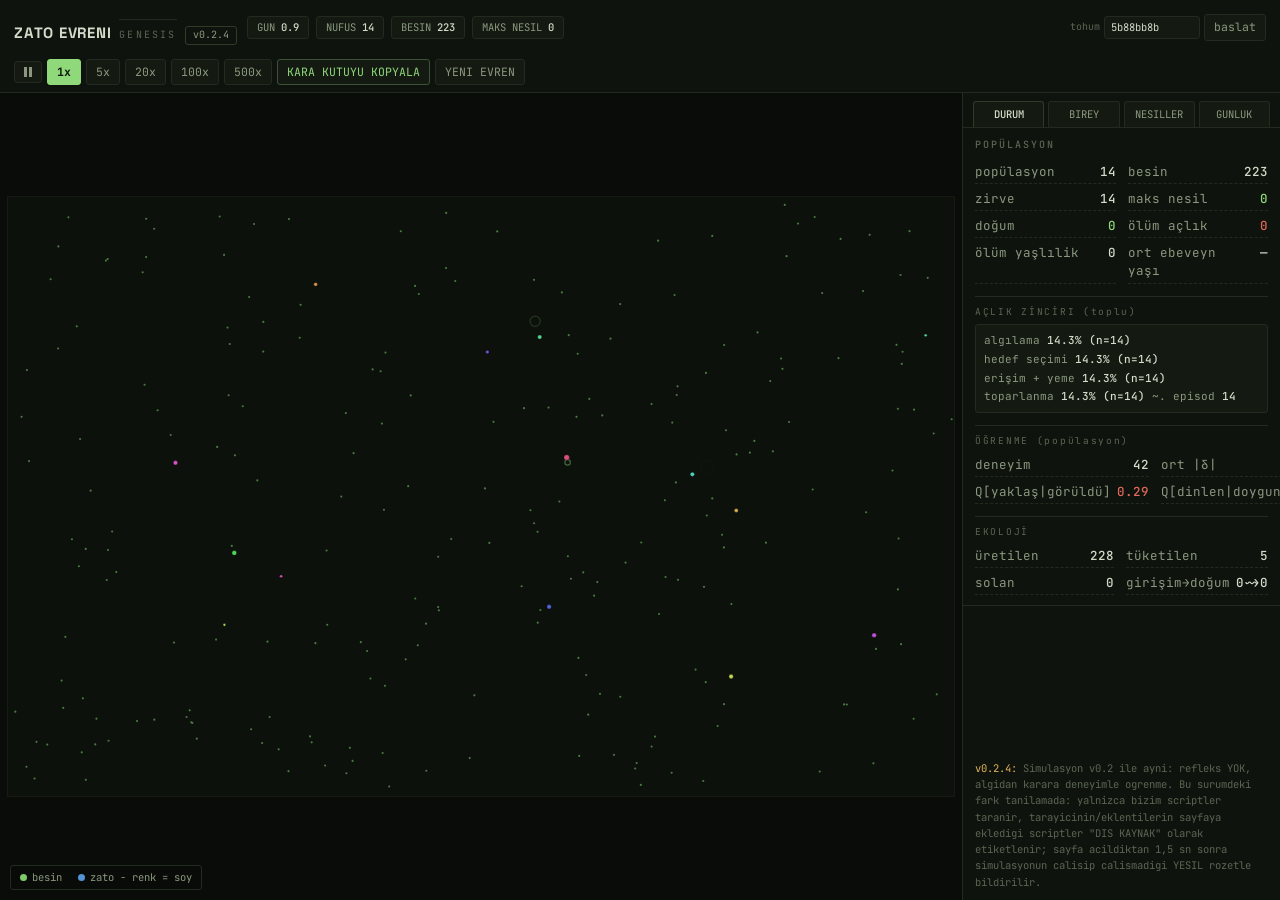
<file: zatow2.html>
<!DOCTYPE html>
<html lang="tr">
<head>
<meta charset="UTF-8"/>
<meta name="viewport" content="width=device-width, initial-scale=1"/>
<title>ZATO EVRENI · GENESIS - v0.2.4</title>
<link rel="preconnect" href="https://fonts.googleapis.com">
<link href="https://fonts.googleapis.com/css2?family=JetBrains+Mono:wght@400;500;700&family=Space+Grotesk:wght@500;700&display=swap" rel="stylesheet">
<style>
:root{
  --bg:#090c09; --panel:#0f130e; --panel2:#141a12;
  --line:#222b1f; --line2:#2f3b29;
  --text:#d2dcc9; --dim:#8b987f; --faint:#5a6652;
  --green:#8fd97a; --amber:#e2b558; --red:#e2695a;
}
*{box-sizing:border-box;margin:0;padding:0}
html,body{height:100%;overflow:hidden}
body{background:var(--bg);color:var(--text);font:12.5px/1.45 'JetBrains Mono',monospace}
#app{display:flex;flex-direction:column;height:100%}

header{display:flex;align-items:center;gap:10px;padding:7px 14px;border-bottom:1px solid var(--line);background:var(--panel);flex-wrap:wrap}
.brand{display:flex;align-items:baseline;gap:8px;white-space:nowrap}
.brand h1{font:700 15px 'Space Grotesk',sans-serif;letter-spacing:.05em}
.brand .sub{color:var(--faint);font-size:10px;letter-spacing:.22em}
.ver{border:1px solid var(--line2);color:var(--dim);padding:1px 7px;border-radius:3px;font-size:10px;white-space:nowrap}
.chips{display:flex;gap:7px}
.chip{border:1px solid var(--line);background:var(--panel2);padding:3px 9px;border-radius:3px;font-size:10.5px;color:var(--dim);white-space:nowrap}
.chip b{color:var(--text);font-weight:500;margin-left:6px}
.spacer{flex:1}
.seedbox{display:flex;gap:4px;align-items:center}
.seedbox span{color:var(--faint);font-size:10px}
#seedIn{background:var(--panel2);border:1px solid var(--line);color:var(--text);font:inherit;font-size:10.5px;padding:3px 6px;border-radius:3px;width:96px}
.ctrl{display:flex;gap:5px;align-items:center}
button{font:inherit;font-size:11.5px;color:var(--dim);background:var(--panel2);border:1px solid var(--line);border-radius:3px;padding:4px 9px;cursor:pointer}
button:hover{color:var(--text);border-color:var(--line2)}
button.on{color:#0c130a;background:var(--green);border-color:var(--green);font-weight:700}
button.icon{padding:4px 8px;display:flex;align-items:center}
button svg{display:block}
button.kara{border-color:#3d5236;color:var(--green)}

main{flex:1;display:flex;min-height:0}
#stage{flex:1;position:relative;min-width:0}
#world{position:absolute;inset:0;width:100%;height:100%;cursor:crosshair}
.legend{position:absolute;left:10px;bottom:10px;display:flex;gap:16px;font-size:10.5px;color:var(--dim);pointer-events:none;background:rgba(9,12,9,.65);padding:4px 9px;border-radius:3px;border:1px solid var(--line)}
.dot{display:inline-block;width:7px;height:7px;border-radius:50%;margin-right:5px}

#side{width:318px;flex-shrink:0;border-left:1px solid var(--line);background:var(--panel);overflow-y:auto;display:flex;flex-direction:column}
.tabs{display:flex;gap:4px;padding:8px 10px 0;border-bottom:1px solid var(--line)}
.tabs button{flex:1;border-radius:3px 3px 0 0;border-bottom:none;font-size:10.5px;padding:5px 2px}
.tabs button.on{color:var(--text);background:var(--panel2);border-color:var(--line2);font-weight:500}
.pane{padding:10px 12px;border-bottom:1px solid var(--line)}
.pane h2{font-size:10px;letter-spacing:.2em;color:var(--faint);font-weight:500;margin-bottom:8px}
.kvs{display:grid;grid-template-columns:1fr 1fr;gap:4px 12px}
.kv{display:flex;justify-content:space-between;gap:6px;border-bottom:1px dashed var(--line);padding:2px 0}
.kv span{color:var(--dim)}
.kv b{font-weight:500}
.kv b.g{color:var(--green)} .kv b.r{color:var(--red)} .kv b.a{color:var(--amber)}
.sub{font-size:9.5px;letter-spacing:.18em;color:var(--faint);margin:12px 0 6px;border-top:1px solid var(--line);padding-top:8px}
.bar{height:6px;background:#1a2117;border-radius:3px;overflow:hidden;margin:4px 0 8px}
.bar i{display:block;height:100%;background:var(--green)}
.selHead{display:flex;align-items:center;gap:8px;margin-bottom:8px;flex-wrap:wrap}
.sw{width:12px;height:12px;border-radius:50%;flex-shrink:0}
.selHead b{font-size:13px}
.tag{font-size:10px;color:var(--dim);border:1px solid var(--line2);padding:0 5px;border-radius:3px}
.empty{color:var(--faint);font-size:11px;padding:4px 0}
.chainLine{font-size:11px;color:var(--dim);background:var(--panel2);border:1px solid var(--line);border-radius:3px;padding:6px 8px;line-height:1.7}
.chainLine b{color:var(--text);font-weight:500}
.chain{display:flex;flex-direction:column;gap:3px;font-size:11px}
.cs{display:flex;gap:8px;color:var(--faint)}
.cs .m{width:11px;text-align:center}
.cs.done{color:var(--green)} .cs.open{color:var(--amber)}
.qrow{display:flex;align-items:center;gap:6px;margin:3px 0}
.qrow .qn{width:74px;color:var(--dim);font-size:10px;white-space:nowrap}
.qbar{flex:1;height:9px;background:#151b12;border-radius:2px;position:relative;overflow:hidden;border:1px solid var(--line)}
.qbar b{position:absolute;top:0;bottom:0;width:1px;background:#42503a}
.qbar i{position:absolute;top:1px;bottom:1px;border-radius:1px}
.qrow.cur .qn{color:var(--amber)}
.qval{width:36px;text-align:right;font-size:10px;color:var(--dim)}
.mem{font-size:10px;color:var(--dim);border-left:2px solid var(--line2);padding:1px 6px;margin:3px 0}
.mem b{color:var(--text);font-weight:500}
table.cohort{width:100%;border-collapse:collapse;font-size:10px}
.cohort th{color:var(--faint);font-weight:500;text-align:right;padding:2px 3px;border-bottom:1px solid var(--line2)}
.cohort td{padding:3px;border-bottom:1px solid var(--line);text-align:right;color:var(--dim)}
.cohort td:first-child,.cohort th:first-child{text-align:left;color:var(--text)}
#logList{display:flex;flex-direction:column;gap:3px;font-size:10.5px}
.le{padding:2px 6px;border-left:2px solid var(--line2);color:var(--dim)}
.le b{color:var(--text);font-weight:500}
.le.birth{border-color:var(--green)} .le.birth b{color:var(--green)}
.le.death{border-color:var(--red)} .le.death b{color:var(--red)}
.note{color:var(--faint);font-size:10.5px;line-height:1.55;padding:10px 12px;margin-top:auto}
.note em{color:var(--amber);font-style:normal}

#extOverlay{position:absolute;inset:0;display:none;align-items:center;justify-content:center;background:rgba(5,7,5,.82)}
#extOverlay.show{display:flex}
.extCard{width:580px;max-width:93%;max-height:90%;overflow:auto;background:var(--panel);border:1px solid var(--red);border-radius:4px;padding:18px 20px}
.extCard h2{font:700 16px 'Space Grotesk',sans-serif;color:var(--red);letter-spacing:.08em}
.extCard .sub2{color:var(--faint);font-size:11px;margin:2px 0 14px}
.extBlock{margin-bottom:13px}
.extBlock h3{font-size:10px;letter-spacing:.18em;color:var(--faint);font-weight:500;margin-bottom:5px}
.extCard ul{list-style:none}
.extCard li{padding:3px 0 3px 13px;position:relative;color:var(--amber);font-size:11.5px}
.extCard li::before{content:'»';position:absolute;left:0;color:var(--faint)}
.btnRow{display:flex;gap:8px;margin-top:6px}

#toast{position:fixed;bottom:18px;left:50%;transform:translateX(-50%);background:var(--panel2);border:1px solid var(--green);color:var(--green);padding:6px 14px;border-radius:4px;font-size:11px;opacity:0;pointer-events:none;transition:opacity .25s;z-index:50}
#toast.show{opacity:1}
</style>
</head>
<body>
<noscript><div style="padding:20px;color:#e2695a;font-family:monospace">Bu uygulama JavaScript gerektirir.</div></noscript>
<div id="app">
<header>
  <div class="brand"><h1>ZATO EVRENI</h1><span class="sub">GENESIS</span><span class="ver">v0.2.4</span></div>
  <div class="chips">
    <span class="chip">GUN<b id="hDay">0.0</b></span>
    <span class="chip">NUFUS<b id="hPop">0</b></span>
    <span class="chip">BESIN<b id="hFood">0</b></span>
    <span class="chip">MAKS NESIL<b id="hGen">0</b></span>
  </div>
  <div class="spacer"></div>
  <div class="seedbox"><span>tohum</span><input id="seedIn" spellcheck="false"><button id="seedGo">baslat</button></div>
  <div class="ctrl">
    <button class="icon" id="btnPause" title="Duraklat / Devam (Bosluk)">
      <svg id="icPause" width="10" height="12" viewBox="0 0 10 12"><rect x="1" y="1" width="3" height="10" fill="currentColor"/><rect x="6" y="1" width="3" height="10" fill="currentColor"/></svg>
      <svg id="icPlay" width="10" height="12" viewBox="0 0 10 12" style="display:none"><path d="M1 1 L9 6 L1 11 Z" fill="currentColor"/></svg>
    </button>
    <button class="spd on" data-s="1">1x</button>
    <button class="spd" data-s="5">5x</button>
    <button class="spd" data-s="20">20x</button>
    <button class="spd" data-s="100">100x</button>
    <button class="spd" data-s="500">500x</button>
    <button class="kara" id="btnKara">KARA KUTUYU KOPYALA</button>
    <button id="btnNew">YENI EVREN</button>
  </div>
</header>
<main>
  <div id="stage">
    <canvas id="world"></canvas>
    <div class="legend">
      <span><i class="dot" style="background:#7fca68"></i>besin</span>
      <span><i class="dot" style="background:hsl(210 60% 58%)"></i>zato - renk = soy</span>
    </div>

    <div id="extOverlay">
      <div class="extCard">
        <h2>KARA KUTU · EVREN SONU</h2>
        <div class="sub2">Nufus 0'a ulasti. Tum veriler bu andaki haliyle donduruldu. Tam rapor icin kopyala dugmesini kullan.</div>
        <div class="extBlock"><h3>EVREN</h3>
          <div class="kvs">
            <div class="kv"><span>sure</span><b id="eDur">-</b></div>
            <div class="kv"><span>tohum</span><b id="eSeed">-</b></div>
            <div class="kv"><span>zirve nufus</span><b id="ePeak">-</b></div>
            <div class="kv"><span>maks nesil</span><b id="eGen">-</b></div>
            <div class="kv"><span>dogum</span><b id="eBirths">-</b></div>
            <div class="kv"><span>olum (aclik/yaslilik)</span><b id="eDeaths">-</b></div>
          </div>
        </div>
        <div class="extBlock"><h3>UREME & EKOLOJI</h3>
          <div class="kvs">
            <div class="kv"><span>ilk / tekrar ureyen</span><b id="eRep">-</b></div>
            <div class="kv"><span>ort. ebeveyn yasi</span><b id="ePAge">-</b></div>
            <div class="kv"><span>besin uretim/tuketim</span><b id="eFs">-</b></div>
            <div class="kv"><span>solan / kalan</span><b id="eFw">-</b></div>
          </div>
        </div>
        <div class="extBlock"><h3>OGRENME</h3><div class="kvs" id="eLearn"></div></div>
        <div class="extBlock"><h3>ACLIK EPISODLARI</h3><div class="kvs" id="eEp"></div></div>
        <div class="extBlock"><h3>OLCUM OZ-DENETIMI</h3><div id="eAudit" style="font-size:11.5px">-</div></div>
        <div class="extBlock"><h3>COKUS TANISI</h3><ul id="eDiag"></ul></div>
        <div class="btnRow">
          <button class="kara" id="btnKara2">TUM KARA KUTUYU KOPYALA</button>
          <button id="btnNew2">YENI EVREN BASLAT</button>
        </div>
      </div>
    </div>
  </div>

  <aside id="side">
    <div class="tabs">
      <button class="on" data-t="durum">DURUM</button>
      <button data-t="birey">BIREY</button>
      <button data-t="nesil">NESILLER</button>
      <button data-t="log">GUNLUK</button>
    </div>
    <div class="pane" id="pane-durum"><div id="durumBody"></div></div>
    <div class="pane" id="pane-birey" style="display:none"><div id="selBody"></div></div>
    <div class="pane" id="pane-nesil" style="display:none"><div id="cohBody"></div></div>
    <div class="pane" id="pane-log" style="display:none"><div id="logList"></div></div>
    <div class="note"><em>v0.2.4:</em> Simulasyon v0.2 ile ayni: refleks YOK, algidan karara deneyimle ogrenme. Bu surumdeki fark tanilamada: yalnizca bizim scriptler taranir, tarayicinin/eklentilerin sayfaya ekledigi scriptler "DIS KAYNAK" olarak etiketlenir; sayfa acildiktan 1,5 sn sonra simulasyonun calisip calismadigi YESIL rozetle bildirilir.</div>
  </aside>
</main>
</div>
<div id="toast"></div>

<script data-z="1">
/* =====================================================================
   TANILAMA KATMANI v2 - %100 ASCII, yalnizca data-z isaretli scriptleri
   tarar. Tarayici/eklentilerin sayfaya enjekte ettigi scriptleri taramaz,
   yalnizca "DIS KAYNAK" diye sayar. 1.5 sn sonra simulasyonun calisip
   calismadigini kontrol eder ve YESIL rozet gosterir.
===================================================================== */
(function(){
  var RED={bg:"#2e0f0b",fg:"#ffb9ae",bd:"#e2695a"};
  var GREEN={bg:"#0d2212",fg:"#8fd97a",bd:"#2f6b3a"};
  function band(id,c){
    var b=document.getElementById(id);
    if(!b){
      b=document.createElement("div");
      b.id=id;
      b.style.cssText="position:fixed;left:0;right:0;z-index:999;font:11px/1.5 monospace;padding:8px 14px;white-space:pre-wrap;max-height:50%;overflow:auto;cursor:pointer;background:"+c.bg+";color:"+c.fg+";border-bottom:2px solid "+c.bd;
      b.title="Tikla -> icerigi panoya kopyalar";
      document.body.appendChild(b);
      b.addEventListener("click",function(){
        var t=b.textContent;
        if(navigator.clipboard&&navigator.clipboard.writeText){
          navigator.clipboard.writeText(t).then(function(){},function(){});
        }else{
          try{
            var ta=document.createElement("textarea");ta.value=t;
            document.body.appendChild(ta);ta.select();
            document.execCommand("copy");ta.remove();
          }catch(e){}
        }
      });
    }
    return b;
  }
  function show(msg,green){
    band(green?"zokBar":"errBar",green?GREEN:RED).appendChild(document.createTextNode(msg+"\n"));
  }
  /* yakalanamayan hatalar: kaynak dosyaya bakarak bizim/dis ayrimi yap */
  window.addEventListener("error",function(ev){
    var fn=(ev.filename&&ev.filename.length)?ev.filename:"(dosya bilgisi yok)";
    var own=/zato/i.test(fn);
    var tag=own?"HATA (bizim dosyamizdan)":"DIS KAYNAK HATA (bizim dosyamiz DEGIL - tarayici/eklenti scripti olabilir)";
    var m=tag+": "+(ev.message||"?");
    m+="\n  dosya: "+fn;
    if(ev.lineno)m+=" satir "+ev.lineno;
    show(m,false);
  });
  window.addEventListener("unhandledrejection",function(ev){
    var r=ev.reason;show("PROMISE REDDI: "+(r&&r.message?r.message:r),false);
  });
  function lineCol(src,idx){
    var l=1,c=1;
    for(var i=0;i<idx&&i<src.length;i++){
      if(src.charCodeAt(i)===10){l++;c=1;}else c++;
    }
    return "satir "+l+" kolon "+c;
  }
  function locate(src){
    try{
      var lines=src.split("\n");
      for(var i=1;i<=lines.length;i++){
        var pre=lines.slice(0,i).join("\n"),m="";
        try{new Function(pre);}catch(e){m=e.message||"";}
        if(m==="")continue;
        var low=m.toLowerCase();
        if(low.indexOf("end of input")>=0||low.indexOf("eof")>=0)continue;
        return {line:i,msg:m,text:String(lines[i-1]).slice(0,170)};
      }
    }catch(e){}
    return null;
  }
  function scan(){
    var allN=document.scripts.length;
    var own=document.querySelectorAll("script[data-z]");
    var ownN=own.length;
    if(allN>ownN){
      show("BILGI: sayfada "+allN+" script var; "+ownN+" tanesi bizim dosyamiz. Geri kalan "+(allN-ownN)+" script tarayiciniz/eklentiniz (ceviri araci?) sayfaya eklemis - bizim kodumuz degil, taranmiyor.",true);
    }
    for(var s=0;s<own.length;s++){
      var src=own[s].textContent||"";
      var tag="BIZIM SCRIPT #"+(s+1);
      var bad=[];
      for(var i=0;i<src.length;i++){
        var cc=src.charCodeAt(i);
        if(cc>127){bad.push([cc,i]);if(bad.length>=12)break;}
      }
      if(bad.length){
        show(tag+": ASCII DISINDA KARAKTER (kopyalama/ceviri bozulmasi):",false);
        for(var j=0;j<bad.length;j++)show("  "+lineCol(src,bad[j][1])+" -> karakter kodu "+bad[j][0],false);
      }
      var st="code",depth=0,line=1,err=[];
      for(var k=0;k<src.length;k++){
        var ch=src.charAt(k),nx=(k+1<src.length)?src.charAt(k+1):"";
        if(ch==="\n"){
          line++;
          if(st==="sq"||st==="dq"){err.push("satir "+(line-1)+": STRING satir sonunda acik (bozuk tirnak)");st="code";}
          if(st==="lc")st="code";
          continue;
        }
        if(st==="code"){
          if(ch==="/"&&nx==="/"){st="lc";k++;continue;}
          if(ch==="/"&&nx==="*"){st="bc";k++;continue;}
          if(ch==='"'){st="dq";continue;}
          if(ch==="'"){st="sq";continue;}
          if(ch==="{")depth++;
          else if(ch==="}"){depth--;if(depth<0){err.push("satir "+line+": fazladan }");depth=0;}}
        }else if(st==="sq"){if(ch==="\\"){k++;continue;}if(ch==="'")st="code";}
        else if(st==="dq"){if(ch==="\\"){k++;continue;}if(ch==='"')st="code";}
        else if(st==="bc"){if(ch==="*"&&nx==="/"){st="code";k++;}}
      }
      if(st==="bc")err.push("dosya sonu: blok yorum acik");
      if(st==="sq"||st==="dq")err.push("dosya sonu: string acik");
      if(depth>0)err.push("dosya sonu: "+depth+" adet kapanmamis {");
      for(var e2=0;e2<err.length&&e2<6;e2++)show(tag+" YAPI: "+err[e2],false);
      var em=null;
      try{new Function(src);}catch(pe){em=pe.message;}
      if(em!==null){
        show(tag+" DERLEME HATASI: "+em,false);
        var loc=locate(src);
        if(loc)show("  BOZUK SATIR ("+loc.line+"): "+loc.text,false);
      }
      if(s===own.length-1){
        if(src.indexOf("requestAnimationFrame")<0)show(tag+" YARIM: son bolum eksik (kopyalama kesilmis olabilir)",false);
      }
    }
  }
  setTimeout(function(){
    try{
      var t=(window.ZT&&window.ZT.getTicks)?window.ZT.getTicks():-1;
      if(t>0){
        show("SIMULASYON CALISIYOR (tick "+t+"). Haritada besin/canlilar gorunmeli, GUN sayaci artmali.",true);
        show("Simulasyon calisirken gorunen kirmizi mesajlar bizim dosyamizdan DEGIL - simulasyonu etkilemez.",true);
      }else if(t===0){
        show("Simulasyon yuklendi (tick 0) - birkac saniye icinde hareket baslamali.",true);
      }else{
        show("Simulasyon kontrol fonksiyonu bulunamadi - ana kod yuklenememis olabilir; asagidaki tanilama satirlarina bakin.",false);
      }
    }catch(e){}
    scan();
  },1500);
})();
</script>

<script data-z="1">
"use strict";
/* =====================================================================
   ZATO EVRENI GENESIS - v0.2.4 "Deneyimle Ogrenme"
   ---------------------------------------------------------------------
   Simulasyon v0.2 ile BIREBIR AYNI. Iletim dayanikligi icin JS kaynagi
   tamamen ASCII'dir; Turkce metinler tr() ile calisma aninda uretilir.

   DOGUSTAN (kodda var, ogrenilmez):
     - Duyular: gorus geni (kesin konum), koku geni (yon + gurultu)
     - Motor beceri: YAKLAS / GEZIN / DINLEN hamleleri
     - Aclikta hareketsizlik stresi - motivasyon, kural degil
   OGRENILEN (Q tablosu, dogumda notr, yavruya AKTARILMAZ):
     - Hangi durumda hangi hamlenin ise yaradigi
   Dongu: algi -> durum -> e-greedy hamle -> pencere sonucu (Delta enerji
   + kesif odulu) -> tahmin hatasi -> Q guncelleme.
   ===================================================================== */

var crashed=false;
/* tanilama katmaninin simulasyon nabzini okuyabilmesi icin */
window.ZT={getTicks:function(){return (typeof world!=="undefined"&&world)?world.tickNo:-1;}};

/*@@ SEC01 - yardimcilar ------------------------------------------------ */
function mulberry32(a){return function(){a|=0;a=a+0x6D2B79F5|0;var t=Math.imul(a^a>>>15,1|a);t=t+Math.imul(t^t>>>7,61|t)^t;return((t^t>>>14)>>>0)/4294967296;};}
function clamp(v,a,b){if(v<a)return a;if(v>b)return b;return v;}
var TAU=Math.PI*2;
var seed=0,rng=Math.random;
function rr(a,b){return a+rng()*(b-a);}
function ri(a,b){return Math.floor(rr(a,b+1));}
function gauss(){var u=0,v=0;while(!u)u=rng();while(!v)v=rng();return Math.sqrt(-2*Math.log(u))*Math.cos(TAU*v);}
function $(id){return document.getElementById(id);}
function hashSeed(s){var h=2166136261;for(var i=0;i<s.length;i++){h^=s.charCodeAt(i);h=Math.imul(h,16777619);}return h>>>0;}
function hex8(v){var s=(v>>>0).toString(16);while(s.length<8)s="0"+s;return s;}

/* tr(): ASCII kaynak metni Turkce karaktere cevirir.
   Esleme kodlari: iki tilde arasindaki harf (c,g,i,o,s,u ve buyukleri)
   Turkce karsiligina, isaret kodlari da nokta/tire/ok/gama vb. doner.
   (Bu yorum bilerek tamamen ASCII yazilmistir.) */
var TRMAP={"c":"\u00e7","C":"\u00c7","g":"\u011f","G":"\u011e","i":"\u0131","I":"\u0130",
           "o":"\u00f6","O":"\u00d6","s":"\u015f","S":"\u015e","u":"\u00fc","U":"\u00dc",
           ".":"\u00b7","-":"\u2014",">":"\u2192","<":"\u2190","e":"\u03b5","d":"\u03b4",
           "k":"\u2713","x":"\u2717","p":"\u25cf","q":"\u25cb","t":"\u00d7","=":"\u2550"};
function tr(s){return s.replace(/~(.)/g,function(m,c){var v=TRMAP[c];if(v===undefined)return c;return v;});}

/*@@ SEC02 - yapilandirma ----------------------------------------------- */
var CFG={
  TICKS_PER_DAY:60,
  WORLD_W:1500, WORLD_H:950,
  FOOD:{
    spawnChance:0.5,      /* tick basina cikma olasiligi - nufusa BAGLI DEGIL */
    maxItems:360,
    energyMin:18, energyMax:34,
    growDays:3, witherDays:14, r:2.4,
    clusterProb:0.45, clusterDist:70,   /* bitki ortusu yamalari */
  },
  ZATO:{
    startCount:14,
    startEnergy:34, maxEnergy:100,
    baseDrain:0.10, moveDrain:0.055,
    hungerAt:78,
    adultAge:14, elderFrac:0.8,
    repro:{energyMin:68, cooldownDays:5, chancePerDecision:0.041, cost:42, babyEnergy:30},
    genes:{
      speed:      [0.45,2.10],
      vision:     [40,170],
      smell:      [70,260],
      efficiency: [0.75,1.30],
      learning:   [0.5,2.0],
      exploration:[0.4,1.8],
      maxAge:     [45,95],
      size:       [2.3,4.6],
    },
    mutateProb:0.7, mutateSigma:0.07, hueSigma:9,
  },
  LEARN:{
    qInit:0.35,
    lr:0.16,
    rewardScale:0.12,
    discoverVis:0.7,
    discoverSmell:0.35,
    hungerStress:0.35,
    epsBase:0.30, epsAgeBoost:1.1, epsAgeTau:4,
    duration:{approach:24,wander:12,rest:14},
    qMin:-4, qMax:6, memCap:10, firstN:10,
  },
  SPEEDS:[1,5,20,100,500],
};
var W=CFG.WORLD_W, H=CFG.WORLD_H;

/*@@ SEC03 - hamleler ve durumlar --------------------------------------- */
var A={APP:"approach", WAN:"wander", REST:"rest"};
/* "yaklas" yalnizca bir ipucu algilandiginda menude olur -
   canli algilamadigi besine yaklasamaz; beklemeyi/dolasmayi da
   ogrenmek zorundadir. */
var Q_ACT={
  "doygun":  [A.WAN,A.REST],
  "ac_yok":  [A.WAN,A.REST],
  "ac_goru": [A.APP,A.WAN,A.REST],
  "ac_koku": [A.APP,A.WAN,A.REST],
};
var STN={
  doygun:tr("doygun"),
  ac_yok:tr("a~c ~. ipucu yok"),
  ac_goru:tr("a~c ~. g~or~uld~u"),
  ac_koku:tr("a~c ~. kokland~i"),
};
var AN={};
AN[A.APP]=tr("yakla~s");AN[A.WAN]=tr("gezin");AN[A.REST]=tr("dinlen");

/*@@ SEC04 - uzamsal indeks ---------------------------------------------- */
function SpatialHash(cell){this.cell=cell;this.m=new Map();}
SpatialHash.prototype._k=function(cx,cy){return cx*4096+cy;};
SpatialHash.prototype.insert=function(o){
  var k=this._k((o.x/this.cell)|0,(o.y/this.cell)|0);
  var a=this.m.get(k);
  if(!a){a=[];this.m.set(k,a);}
  a.push(o);o._hk=k;
};
SpatialHash.prototype.remove=function(o){
  var a=this.m.get(o._hk);
  if(a){var i=a.indexOf(o);if(i>=0){a[i]=a[a.length-1];a.pop();}}
};
SpatialHash.prototype.query=function(x,y,r,cb){
  var c=this.cell;
  var x0=((x-r)/c)|0,x1=((x+r)/c)|0,y0=((y-r)/c)|0,y1=((y+r)/c)|0;
  for(var cx=x0;cx<=x1;cx++)for(var cy=y0;cy<=y1;cy++){
    var a=this.m.get(this._k(cx,cy));
    if(a)for(var i=0;i<a.length;i++)cb(a[i]);
  }
};

/*@@ SEC05 - kuresel durum ----------------------------------------------- */
var world=null, stats=null, selected=null, activeTab="durum";
var foodIdC=1, zatoIdC=1;
var events=[];
var effects=[];

/*@@ SEC06 - besin -------------------------------------------------------- */
function spawnFood(nx,ny){
  var F=CFG.FOOD;
  var x,y;
  if(nx!==undefined){x=clamp(nx+gauss()*F.clusterDist*0.5,5,W-5);y=clamp(ny+gauss()*F.clusterDist*0.5,5,H-5);}
  else{x=rr(6,W-6);y=rr(6,H-6);}
  var f={id:foodIdC++,x:x,y:y,target:rr(F.energyMin,F.energyMax),age:0,dead:false};
  f.energy=f.target*0.25;
  world.food.push(f);world.foodHash.insert(f);stats.foodSpawned++;
}

/*@@ SEC07 - genetik ------------------------------------------------------ */
function founderGenes(){
  var g={};
  for(var k in CFG.ZATO.genes){var mn=CFG.ZATO.genes[k][0],mx=CFG.ZATO.genes[k][1];g[k]=rr(mn,mx);}
  return g;
}
/* Yavruya YALNIZCA genler gecer; Q tablosu, hafiza, deneyim asla. */
function mutateGenes(g){
  var out={},n=0;
  for(var k in CFG.ZATO.genes){
    var mn=CFG.ZATO.genes[k][0],mx=CFG.ZATO.genes[k][1];
    var v=g[k];
    if(rng()<CFG.ZATO.mutateProb){v=v*(1+gauss()*CFG.ZATO.mutateSigma);n++;}
    out[k]=clamp(v,mn,mx);
  }
  return {g:out,n:n};
}

/*@@ SEC08 - istatistik ve bicimleyiciler --------------------------------- */
function freshStats(){
  var byEp=[];
  for(var i=0;i<10;i++)byEp.push({n:0,ate:0,tS:0,tN:0});
  return {
    births:0,deaths:{},deathsTotal:0,peakPop:0,maxGen:0,
    foodSpawned:0,foodEaten:0,foodWithered:0,eatGain:0,eatN:0,
    firstRepro:0,repeatRepro:0,parentAges:[],lastBirthDay:-1,
    mutations:0,reproAttempts:0,interventions:0,
    expN:0, cohorts:new Map(),
    byEp:byEp,
    ep:{n:0,deep:0,perceived:0,targeted:0,approached:0,ate:0,rec:0,death:0,
        tCh:0,toward:0,away:0,durSum:0,durN:0,tEatSum:0,tEatN:0,recSum:0,recN:0},
    audit:{wrongStart:0,recoverNoEat:0,eatNoGain:0,eatMismatch:0,eatCapped:0},
    win:[], lineagesEver:CFG.ZATO.startCount,
  };
}
function cohort(g){
  var c=stats.cohorts.get(g);
  if(!c){
    c={n:0,geneSum:{},geneN:0,episodes:0,perceived:0,targeted:0,approached:0,ate:0,rec:0,death:0,deep:0,firstN:0,firstAte:0,firstRec:0};
    stats.cohorts.set(g,c);
  }
  return c;
}
function pctS(n,d){if(d>0)return (100*n/d).toFixed(1)+"% (n="+d+")";return tr("~- (n=0)");}
function pctI(n,d){if(d>0)return Math.round(100*n/d)+"%";return tr("~-");}
function fmt1(v){if(v===null||v===undefined||isNaN(v))return tr("~-");return v.toFixed(1);}
function fmt2(v){if(v===null||v===undefined||isNaN(v))return tr("~-");return v.toFixed(2);}
function kv(k,v,cls){
  var c="";
  if(cls)c=" class='"+cls+"'";
  return "<div class='kv'><span>"+k+"</span><b"+c+">"+v+"</b></div>";
}

/*@@ SEC09 - ZATO --------------------------------------------------------- */
function Zato(x,y,genes,gen,energy,hue,lineage){
  this.id=zatoIdC++;
  this.x=x;this.y=y;
  this.heading=rr(0,TAU);
  this.gen=gen;this.lineage=lineage;
  this.genes=genes;
  this.hue=hue;
  this.energy=energy;
  this.age=0;
  this.alive=true;
  /* ogrenme donanimi (dogumda bos) */
  this.Q={};
  for(var s in Q_ACT){
    this.Q[s]={};
    for(var i=0;i<Q_ACT[s].length;i++)this.Q[s][Q_ACT[s][i]]=CFG.LEARN.qInit;
  }
  this.aim=null;
  this.action=A.WAN;
  this.state="doygun";
  this.prevCtx=null;
  this.decideIn=ri(1,12);
  this.nExp=0;this.dFS=0;this.dFN=0;this.dEma=null;
  this.mem=[];
  this.winEat=false;
  this.ep=null;this.nEpisodes=0;this.epRecent=[];
  this.reproCd=CFG.ZATO.repro.cooldownDays*CFG.TICKS_PER_DAY;
  this.children=0;this.lastBirthDay=null;
}
Object.defineProperty(Zato.prototype,"day",{get:function(){return this.age/CFG.TICKS_PER_DAY;}});
Zato.prototype.radius=function(){return this.genes.size*(0.55+0.45*Math.min(1,this.day/CFG.ZATO.adultAge));};
Zato.prototype.stage=function(){
  var d=this.day,ad=CFG.ZATO.adultAge;
  if(d<ad*0.55)return tr("yavru");
  if(d<ad)return tr("gen~c");
  if(d/this.genes.maxAge>=CFG.ZATO.elderFrac)return tr("ya~sl~i");
  return tr("olgun");
};
Zato.prototype.stageSpeedFactor=function(){
  var d=this.day,ad=CFG.ZATO.adultAge;
  if(d<ad*0.55)return 0.6;
  if(d<ad)return 0.85;
  if(d/this.genes.maxAge>=CFG.ZATO.elderFrac)return 0.72;
  return 1;
};
Zato.prototype.lr=function(){return CFG.LEARN.lr*this.genes.learning;};
Zato.prototype.epsilon=function(){
  return clamp(CFG.LEARN.epsBase*this.genes.exploration*(1+CFG.LEARN.epsAgeBoost*Math.exp(-this.day/CFG.LEARN.epsAgeTau)),0.02,0.95);
};
/* ALGI (dogustan duyular): gorus icinde kesin konum,
   koku icinde (gorus otesi) gurultulu yon. */
Zato.prototype.perceive=function(w){
  var V=this.genes.vision,S=this.genes.smell;
  var vis=null,vd2=V*V+1e-9,sm=null,sd2=S*S+1e-9;
  var self=this;
  w.foodHash.query(this.x,this.y,Math.max(V,S),function(f){
    if(f.dead)return;
    var dx=f.x-self.x,dy=f.y-self.y,d2=dx*dx+dy*dy;
    if(d2<vd2){vd2=d2;vis=f;}
    if(d2<sd2){sd2=d2;sm=f;}
  });
  if(vis)return {cue:"goru",food:vis,x:vis.x,y:vis.y};
  if(sm){
    var a=Math.atan2(sm.y-this.y,sm.x-this.x)+gauss()*0.5;
    var d=Math.min(S,Math.sqrt(sd2))*0.9;
    return {cue:"koku",food:sm,x:this.x+Math.cos(a)*d,y:this.y+Math.sin(a)*d};
  }
  return null;
};
Zato.prototype.stateKey=function(p){
  if(this.energy>=CFG.ZATO.hungerAt)return "doygun";
  if(!p)return "ac_yok";
  if(p.cue==="goru")return "ac_goru";
  return "ac_koku";
};
/* KARAR + OGRENME: onceki pencerenin sonucu islenir, sonra yeni hamle secilir. */
Zato.prototype.decide=function(w){
  var p=this.perceive(w);
  if(this.prevCtx)this.learnFromPrev(w,p);
  this.aim=p;
  var s=this.stateKey(p);
  this.state=s;
  var acts=Q_ACT[s];
  var a;
  if(rng()<this.epsilon()){a=acts[(rng()*acts.length)|0];}
  else{
    var bq=-Infinity,bs=[];
    for(var i=0;i<acts.length;i++){
      var q=this.Q[s][acts[i]];
      if(q>bq+1e-9){bq=q;bs=[acts[i]];}
      else if(Math.abs(q-bq)<=1e-9)bs.push(acts[i]);
    }
    a=bs[(rng()*bs.length)|0];
  }
  this.action=a;
  this.decideIn=CFG.LEARN.duration[a];
  if(this.ep){
    if(!this.ep.perceived&&p)this.ep.perceived=true;
    if(a===A.APP&&p&&p.food){
      if(!this.ep.targeted)this.ep.targeted=true;
      if(this.ep.lastT!==p.food){
        this.ep.lastT=p.food;this.ep.targetChanges++;
        this.ep.t0D=Math.max(1,Math.hypot(p.food.x-this.x,p.food.y-this.y));
        this.ep.tMin=this.ep.t0D;
      }
    }
  }
  this.tryReproduce(w);
  /* odul atfi baglami - e0 ureme maliyetinden SONRA */
  this.prevCtx={s:s,a:a,e0:this.energy,cue:!!p,hungry:s!=="doygun"};
};
Zato.prototype.learnFromPrev=function(w,p){
  var c=this.prevCtx;
  var dE=this.energy-c.e0;
  var r=dE*CFG.LEARN.rewardScale;   /* ana sinyal: gercek Delta enerji */
  if(c.hungry){
    if(!c.cue&&p){
      if(p.cue==="goru")r+=CFG.LEARN.discoverVis;else r+=CFG.LEARN.discoverSmell;
    }
    if(c.a===A.REST)r-=CFG.LEARN.hungerStress;
  }
  var q0=this.Q[c.s][c.a];
  var d=r-q0;                        /* tahmin hatasi */
  this.Q[c.s][c.a]=clamp(q0+this.lr()*d,CFG.LEARN.qMin,CFG.LEARN.qMax);
  this.nExp++;
  var ad=Math.abs(d);
  if(this.nExp<=CFG.LEARN.firstN){this.dFS+=ad;this.dFN++;}
  this.dEma=this.dEma===null?ad:this.dEma*0.92+ad*0.08;
  stats.expN++;
  this.mem.push({d:+w.day().toFixed(2),s:c.s,a:c.a,r:+r.toFixed(2),ate:this.winEat});
  if(this.mem.length>CFG.LEARN.memCap)this.mem.shift();
  this.winEat=false;
};
Zato.prototype.update=function(w){
  if(!this.alive)return;
  this.age++;
  if(this.reproCd>0)this.reproCd--;
  var g=this.genes;
  var sp=0;
  if(this.action===A.APP&&this.aim){
    var want=Math.atan2(this.aim.y-this.y,this.aim.x-this.x);
    var dd=want-this.heading;
    while(dd>Math.PI)dd-=TAU;
    while(dd<-Math.PI)dd+=TAU;
    this.heading+=clamp(dd,-0.14,0.14)+gauss()*0.03;
    sp=g.speed*this.stageSpeedFactor();
  }else if(this.action===A.WAN){
    this.heading+=gauss()*0.22;
    sp=g.speed*this.stageSpeedFactor()*0.82;
  }
  var vx=Math.cos(this.heading)*sp,vy=Math.sin(this.heading)*sp;
  this.x+=vx;this.y+=vy;
  if(this.x<5){this.x=5;this.heading=Math.PI-this.heading;}
  else if(this.x>W-5){this.x=W-5;this.heading=Math.PI-this.heading;}
  if(this.y<5){this.y=5;this.heading=-this.heading;}
  else if(this.y>H-5){this.y=H-5;this.heading=-this.heading;}
  var base=CFG.ZATO.baseDrain;
  if(this.action===A.REST)base=base*0.55;
  this.energy-=(base+sp*CFG.ZATO.moveDrain)/g.efficiency;
  if(!this.ep&&this.energy<CFG.ZATO.hungerAt)this.startEpisode(w);
  if(this.ep&&this.aim&&this.aim.food&&!this.aim.food.dead){
    var f=this.aim.food;
    var dx=f.x-this.x,dy=f.y-this.y,d=Math.hypot(dx,dy)||1;
    if(this.ep.lastT===f){
      if(d<this.ep.tMin)this.ep.tMin=d;
      if(this.ep.tMin<=this.ep.t0D*0.55)this.ep.approached=true;
    }
    var proj=(vx*dx+vy*dy)/d;
    if(proj>0)this.ep.toward+=proj;else this.ep.away-=proj;
  }
  if(this.ep)this.ep.minE=Math.min(this.ep.minE,this.energy);
  this.tryEat(w);
  if(this.ep&&this.energy>=CFG.ZATO.hungerAt)this.closeEpisode(w,"recovered");
  if(this.energy<=0){this.energy=0;this.die(w,"aclik");return;}
  if(this.day>=g.maxAge){this.die(w,"yaslilik");return;}
  if(--this.decideIn<=0)this.decide(w);
};
Zato.prototype.tryEat=function(w){
  var reach=this.radius()+CFG.FOOD.r+2.5;
  var best=null,bd=reach*reach+1e-9;
  var self=this;
  w.foodHash.query(this.x,this.y,reach,function(f){
    if(f.dead)return;
    var dx=f.x-self.x,dy=f.y-self.y,d2=dx*dx+dy*dy;
    if(d2<bd){bd=d2;best=f;}
  });
  if(!best)return;
  var pre=this.energy;
  this.energy=Math.min(CFG.ZATO.maxEnergy,pre+best.energy);
  var gain=this.energy-pre;
  /* OLCUM OZ-DENETIMI: yeme oncesi enerji + besin degeri <-> gercek degisim */
  var expected=Math.min(CFG.ZATO.maxEnergy,pre+best.energy)-pre;
  if(Math.abs(gain-expected)>0.01)stats.audit.eatMismatch++;
  else if(gain<=0.001)stats.audit.eatNoGain++;
  else if(expected<best.energy-0.01)stats.audit.eatCapped++;
  stats.foodEaten++;stats.eatGain+=gain;stats.eatN++;
  this.winEat=true;
  if(this.ep){
    if(!this.ep.ate){this.ep.ate=true;this.ep.firstEatDay=w.day();}
    this.ep.eatCount++;
  }
  best.dead=true;w.foodHash.remove(best);
  var i=w.food.indexOf(best);
  if(i>=0){w.food[i]=w.food[w.food.length-1];w.food.pop();}
  addEffect(this.x,this.y,120,"eat");
};
Zato.prototype.startEpisode=function(w){
  this.nEpisodes++;
  this.ep={startDay:w.day(),minE:this.energy,perceived:!!this.aim,targeted:false,
           approached:false,ate:false,recovered:false,death:false,
           targetChanges:0,toward:0,away:0,lastT:null,t0D:1,tMin:1e9,
           eatCount:0,firstEatDay:null};
  stats.ep.n++;
  var c=cohort(this.gen);c.episodes++;
  if(this.nEpisodes===1){c.firstN++;} /* ilk episod ~ yenidoan -> genetik sinyal */
  if(this.energy>=CFG.ZATO.hungerAt)stats.audit.wrongStart++; /* yapisal olarak 0 olmali */
};
Zato.prototype.closeEpisode=function(w,kind,cause){
  var ep=this.ep;if(!ep)return;
  var dur=w.day()-ep.startDay;
  if(kind==="recovered"){
    ep.recovered=true;
    if(!ep.ate)stats.audit.recoverNoEat++; /* enerji yalniz yemeyle artar -> teorik 0 */
  }else{
    ep.death=true;
    stats.ep.death++;
  }
  var c=cohort(this.gen);
  if(ep.perceived){stats.ep.perceived++;c.perceived++;}
  if(ep.targeted){stats.ep.targeted++;c.targeted++;}
  if(ep.approached){stats.ep.approached++;c.approached++;}
  if(ep.ate){
    stats.ep.ate++;c.ate++;
    stats.ep.tEatSum+=ep.firstEatDay-ep.startDay;stats.ep.tEatN++;
  }
  if(ep.recovered){stats.ep.rec++;c.rec++;stats.ep.recSum+=dur;stats.ep.recN++;}
  if(ep.death){c.death++;}
  if(ep.minE<50){stats.ep.deep++;c.deep++;}
  stats.ep.tCh+=ep.targetChanges;
  stats.ep.toward+=ep.toward;stats.ep.away+=ep.away;
  stats.ep.durSum+=dur;stats.ep.durN++;
  if(this.nEpisodes===1){if(ep.ate)c.firstAte++;if(ep.recovered)c.firstRec++;}
  var b=stats.byEp[Math.min(this.nEpisodes-1,9)];
  b.n++;if(ep.ate){b.ate++;b.tS+=ep.firstEatDay-ep.startDay;b.tN++;}
  this.epRecent.push({ate:ep.ate,rec:ep.recovered,dur:+dur.toFixed(2)});
  if(this.epRecent.length>8)this.epRecent.shift();
  this.ep=null;
};
Zato.prototype.tryReproduce=function(w){
  var R=CFG.ZATO.repro;
  if(this.day<CFG.ZATO.adultAge||this.reproCd>0||this.energy<R.energyMin)return;
  stats.reproAttempts++;
  if(rng()>=R.chancePerDecision)return;
  this.energy-=R.cost; /* ureme pahalidir */
  this.reproCd=R.cooldownDays*CFG.TICKS_PER_DAY;
  var m=mutateGenes(this.genes);
  var bh=((this.hue+gauss()*CFG.ZATO.hueSigma)%360+360)%360;
  var baby=new Zato(clamp(this.x+rr(-14,14),6,W-6),clamp(this.y+rr(-14,14),6,H-6),
                    m.g,this.gen+1,R.babyEnergy,bh,this.lineage);
  w.newborns.push(baby);
  var c=cohort(baby.gen);c.n++;c.geneN++;
  for(var k in m.g)c.geneSum[k]=(c.geneSum[k]||0)+m.g[k];
  stats.mutations+=m.n;
  if(this.children===0)stats.firstRepro++;else stats.repeatRepro++;
  this.children++;this.lastBirthDay=w.day();
  stats.births++;
  if(stats.parentAges.length<400)stats.parentAges.push(this.day);
  else stats.parentAges[(rng()*400)|0]=this.day;
  stats.lastBirthDay=w.day();
  if(baby.gen>stats.maxGen)stats.maxGen=baby.gen;
  addEffect(baby.x,baby.y,bh,"birth");
  w.log(tr("do~gum: #")+baby.id+" (N"+baby.gen+") ~< #"+this.id+" ("+this.day.toFixed(1)+"g) ~. "+m.n+" "+tr("mutasyon"),"birth");
};
Zato.prototype.die=function(w,cause){
  this.alive=false;
  if(this.ep)this.closeEpisode(w,"death",cause);
  stats.deaths[cause]=(stats.deaths[cause]||0)+1;stats.deathsTotal++;
  w.deathLog.push({cause:cause,day:w.day(),gen:this.gen,age:this.day});
  if(w.deathLog.length>600)w.deathLog.shift();
  addEffect(this.x,this.y,this.hue,"death");
  var why=tr("A~CLIK");
  if(cause!=="aclik")why=tr("YA~SLILIK");
  w.log(tr("~ol~um: #")+this.id+" ~- "+why+" ~. "+this.day.toFixed(1)+"g ~. N"+this.gen,"death");
};

/*@@ SEC10 - dunya -------------------------------------------------------- */
function World(){
  this.tickNo=0;
  this.food=[];this.zatos=[];this.newborns=[];
  this.foodHash=new SpatialHash(64);
  this.frozen=false;
  this.deathLog=[];
  this.census=null;this.finalZ=null;
}
World.prototype.day=function(){return this.tickNo/CFG.TICKS_PER_DAY;};
World.prototype.log=function(m,t){events.push({d:this.day(),m:m,t:t});if(events.length>80)events.splice(0,events.length-80);};
function ageBin(d){if(d<5)return 0;if(d<15)return 1;if(d<30)return 2;if(d<45)return 3;return 4;}
World.prototype.census_update=function(){
  var zs=this.zatos;if(!zs.length)return;
  var hist=[0,0,0,0,0],fer=0,eSum=0;
  var lin=new Set();
  for(var i=0;i<zs.length;i++){
    var z=zs[i],d=z.day;
    hist[ageBin(d)]++;
    eSum+=z.energy;lin.add(z.lineage);
    if(z.day>=CFG.ZATO.adultAge&&z.day<z.genes.maxAge*0.9&&z.energy>=CFG.ZATO.repro.energyMin)fer++;
  }
  var fE=0;for(var j=0;j<this.food.length;j++)fE+=this.food[j].energy;
  var foodE=0;
  if(this.food.length>0)foodE=fE/this.food.length;
  this.census={day:this.day(),pop:zs.length,hist:hist,fertile:fer,meanE:eSum/zs.length,
               food:this.food.length,foodE:foodE,
               lin:lin.size,
               dEma:popMean(function(z){return z.dEma;}),
               qA:popQ("ac_goru",A.APP)};
};
World.prototype.tick=function(){
  if(this.frozen)return; /* yok olus sonrasi HICBIR hesap calismaz */
  this.tickNo++;
  var F=CFG.FOOD;
  if(this.food.length<F.maxItems&&rng()<F.spawnChance){
    if(this.food.length>0&&rng()<F.clusterProb){
      var src=this.food[(rng()*this.food.length)|0];
      spawnFood(src.x,src.y);
    }else spawnFood();
  }
  for(var i=this.food.length-1;i>=0;i--){
    var f=this.food[i];f.age++;
    if(f.energy<f.target)f.energy=Math.min(f.target,f.energy+f.target/(F.growDays*CFG.TICKS_PER_DAY));
    if(f.age>F.witherDays*CFG.TICKS_PER_DAY){
      f.dead=true;this.foodHash.remove(f);
      this.food[i]=this.food[this.food.length-1];this.food.pop();
      stats.foodWithered++;
    }
  }
  /* her birey her tick hesaplanir - fizik/yasam adimi asla atlanmaz */
  this.newborns.length=0;
  var lastDead=null;
  for(var k=this.zatos.length-1;k>=0;k--){
    var z=this.zatos[k];
    z.update(this);
    if(!z.alive){
      this.zatos[k]=this.zatos[this.zatos.length-1];this.zatos.pop();
      if(selected===z)selected=null;
      lastDead=z;
    }
  }
  for(var n=0;n<this.newborns.length;n++)this.zatos.push(this.newborns[n]);
  if(this.zatos.length>stats.peakPop)stats.peakPop=this.zatos.length;
  if(this.tickNo%6===0)this.census_update();
  if(this.tickNo%600===0){ /* ~10 gunluk ekoloji pencereleri */
    stats.win.push({day:this.day(),pop:this.zatos.length,food:this.food.length,
                    fs:stats.foodSpawned,fe:stats.foodEaten,exp:stats.expN});
    if(stats.win.length>80)stats.win.shift();
  }
  if(this.zatos.length===0){
    if(lastDead){
      var fq=0,fqg=0,fqd=0;
      if(lastDead.Q.ac_goru)fq=lastDead.Q.ac_goru[A.APP];
      if(lastDead.Q.ac_yok)fqg=lastDead.Q.ac_yok[A.WAN];
      if(lastDead.Q.doygun)fqd=lastDead.Q.doygun[A.REST];
      this.finalZ={id:lastDead.id,gen:lastDead.gen,age:lastDead.day,energy:lastDead.energy,q:fq,qg:fqg,qd:fqd};
    }
    this.extinct();
  }
};
World.prototype.extinct=function(){
  this.log(tr("YOK OLU~S ~- evren verileri bu tick ile donduruldu"),"death");
  this.frozen=true;
  showExtinction();
};
function popMean(fn){
  var s=0,n=0;
  for(var i=0;i<world.zatos.length;i++){
    var v=fn(world.zatos[i]);
    if(v!==null&&v!==undefined){s+=v;n++;}
  }
  return n?s/n:null;
}
function popQ(s,a){
  var sum=0,n=0;
  for(var i=0;i<world.zatos.length;i++){sum+=world.zatos[i].Q[s][a];n++;}
  return n?sum/n:null;
}

/*@@ SEC11 - evren kurulumu ----------------------------------------------- */
function initWorld(s){
  seed=(s===undefined)?((Math.random()*0xFFFFFFFF)>>>0):s;
  rng=mulberry32(seed);
  foodIdC=1;zatoIdC=1;
  events.length=0;effects.length=0;selected=null;
  stats=freshStats();
  world=new World();
  for(var i=0;i<190;i++)spawnFood();
  for(var j=0;j<CFG.ZATO.startCount;j++){
    var z=new Zato(rr(80,W-80),rr(80,H-80),founderGenes(),0,rr(55,85),rr(0,360),j+1);
    z.age=ri(6,30)*CFG.TICKS_PER_DAY; /* kurucular yetiskin */
    var c=cohort(0);c.n++;c.geneN++;
    for(var k in z.genes)c.geneSum[k]=(c.geneSum[k]||0)+z.genes[k];
    world.zatos.push(z);
  }
  world.log(tr("evren kuruldu ~. tohum #")+hex8(seed)+" ~. "+CFG.ZATO.startCount+" "+tr("kurucu ~. refleks YOK, ~o~grenme A~C~IK"),"sys");
  $("extOverlay").classList.remove("show");
  $("seedIn").value=hex8(seed);
  updatePanels();
}

/*@@ SEC12 - kara kutu raporu --------------------------------------------- */
function cohortGroupList(){
  var arr=[];
  stats.cohorts.forEach(function(c,g){arr.push([g,c]);});
  arr.sort(function(a,b){return a[0]-b[0];});
  var groups=[];
  for(var i=0;i<arr.length;i++){
    var g=arr[i][0],c=arr[i][1];
    var g0=Math.floor(g/10)*10;
    var o=null;
    for(var j=0;j<groups.length;j++)if(groups[j].g0===g0){o=groups[j];break;}
    if(!o){o={g0:g0,n:0,geneSum:{},geneN:0,episodes:0,perceived:0,ate:0,rec:0,death:0,firstN:0,firstAte:0};groups.push(o);}
    o.n+=c.n;o.geneN+=c.geneN;o.episodes+=c.episodes;o.perceived+=c.perceived;
    o.ate+=c.ate;o.rec+=c.rec;o.death+=c.death;o.firstN+=c.firstN;o.firstAte+=c.firstAte;
    for(var k in c.geneSum)o.geneSum[k]=(o.geneSum[k]||0)+c.geneSum[k];
  }
  return groups;
}
function collapseDiagnosis(){
  var out=[],d=world.day(),S=stats;
  var rec=[];
  for(var i=0;i<world.deathLog.length;i++)if(d-world.deathLog[i].day<=2)rec.push(world.deathLog[i]);
  var h=0,o=0;
  for(var j=0;j<rec.length;j++){if(rec[j].cause==="aclik")h++;else if(rec[j].cause==="yaslilik")o++;}
  if(rec.length)out.push(tr("Son 2 g~unde ")+rec.length+tr(" ~ol~um (a~cl~ik ")+h+", "+tr("ya~sl~ilik")+" "+o+").");
  if(h>0&&world.food.length<12)out.push(tr("K~itl~ik: kalan besin yaln~iz ")+world.food.length+tr(" ~- d~unya ~uretimi t~uketimi kar~s~ilayamad~i."));
  else if(h>0)out.push(tr("Besin mevcut (")+world.food.length+tr(") ama eri~silemedi: alg~i/~o~grenme ya da da~g~ilim sorunu."));
  var c=world.census;
  if(c){
    out.push(tr("Son census (G")+c.day.toFixed(1)+"): "+c.pop+tr(" canl~i ~. do~gurgan yeti~skin ")+c.fertile+tr(" ~. soy ~ce~sitlili~gi ")+c.lin+"/"+S.lineagesEver+".");
    if(c.fertile===0)out.push(tr("Do~gurgan yeti~skin kalmam~i~st~i ~- ~ureme zinciri koptu."));
  }
  var since=d-S.lastBirthDay;
  if(S.births>0&&since>3)out.push(tr("Son do~gumdan beri ")+since.toFixed(1)+tr(" g~un ge~cti ~- n~ufus yenilenemiyor."));
  if(!out.length)out.push(tr("Belirgin ~c~okme k~umesi yok."));
  return out;
}
function buildReport(){
  var S=stats,EP=S.ep,d=world.day(),L=[],c=world.census;
  L.push(tr("=== ZATO EVRENI GENESIS - ARA~ST~IRMA KARA KUTUSU (v0.2.4) ==="));
  L.push("tohum: #"+hex8(seed)+" ~. s~ure: "+d.toFixed(2)+" g~un ("+world.tickNo+" tick) ~. durum: "+(world.frozen?"DONMU~S - YOK OLU~S":"cal~i~s~iyor"));
  L.push("");
  L.push("[EVREN]");
  L.push("m~udahale say~isi: "+S.interventions+" (sistemi kurtaran gizli mekanizma yok)");
  L.push("zirve n~ufus: "+S.peakPop+" ~. maks nesil: "+S.maxGen);
  L.push("do~gum: "+S.births+" ~. ~ol~um: a~cl~ik "+(S.deaths.aclik||0)+" + ya~sl~ilik "+(S.deaths.yaslilik||0)+" = "+S.deathsTotal);
  L.push("besin: ~uretilen "+S.foodSpawned+" ~. t~uketilen "+S.foodEaten+" ~. solan "+S.foodWithered+" ~. kalan "+world.food.length);
  var mE=null;if(S.eatN>0)mE=S.eatGain/S.eatN;
  L.push("yenilen enerji: "+S.eatGain.toFixed(0)+" (yeme ba~s~ina ort "+fmt1(mE)+")");
  L.push("");
  L.push("[~UREME Z~INC~IRI]");
  L.push("ba~sar~ili do~gum: "+S.births+" ~. ~ureme giri~simi (ko~sullar uygun): "+S.reproAttempts+" ~> ger~cekle~sme "+pctS(S.births,S.reproAttempts));
  L.push("ilk kez ~ureyen: "+S.firstRepro+" ~. tekrar ~ureyen: "+S.repeatRepro);
  if(S.parentAges.length){
    var pa=S.parentAges,sum=0;
    for(var q1=0;q1<pa.length;q1++)sum+=pa[q1];
    var srt=pa.slice().sort(function(a,b){return a-b;});
    L.push("ebeveyn ya~s~i: ort "+(sum/pa.length).toFixed(1)+"g ~. medyan "+srt[srt.length>>1].toFixed(1)+"g ~. aral~ik "+srt[0].toFixed(1)+"-"+srt[srt.length-1].toFixed(1)+"g");
  }else L.push("ebeveyn ya~s~i: -");
  var lbd=tr("hi~c");
  if(S.lastBirthDay>=0)lbd="G"+S.lastBirthDay.toFixed(2)+" ("+(d-S.lastBirthDay).toFixed(2)+" g~un ~once)";
  L.push("son ba~sar~ili do~gum: "+lbd);
  var mpc=null;if(S.births>0)mpc=S.mutations/S.births;
  L.push("mutasyon: toplam "+S.mutations+" ~. do~gum ba~s~ina ort "+fmt2(mpc));
  L.push("");
  L.push("[SON CANLI SNAPSHOT]");
  if(c){
    L.push("son g~ozlem (G"+c.day.toFixed(2)+"): "+c.pop+" canl~i ~. do~gurgan: "+c.fertile);
    L.push("ya~s da~g~il~imi: 0-5g:"+c.hist[0]+" ~. 5-15g:"+c.hist[1]+" ~. 15-30g:"+c.hist[2]+" ~. 30-45g:"+c.hist[3]+" ~. 45g+:"+c.hist[4]);
    L.push("ort enerji: "+c.meanE.toFixed(1)+" ~. besin: "+c.food+" (ort "+c.foodE.toFixed(1)+" enerji) ~. soy: "+c.lin+"/"+S.lineagesEver);
    if(world.finalZ){
      var fz=world.finalZ;
      L.push("son canl~i: #"+fz.id+" ~. N"+fz.gen+" ~. "+fz.age.toFixed(1)+"g ~. enerji "+fz.energy.toFixed(1));
      L.push("  son beyni: Q[yakla~s|g~or~uld~u]="+fz.q.toFixed(2)+" ~. Q[gezin|ipucu yok]="+fz.qg.toFixed(2)+" ~. Q[dinlen|doygun]="+fz.qd.toFixed(2));
    }
  }else L.push("census yok");
  L.push("");
  L.push("[~O~GRENME]");
  L.push("deneyim (karar~>sonu~c g~uncellemesi): "+S.expN);
  var dEma=null;
  if(c&&c.dEma!==null&&c.dEma!==undefined)dEma=c.dEma;
  L.push("tahmin hatas~i |~d|: g~uncel (birey EMA ort) "+fmt1(dEma)+" ~- d~u~s~u~s~u adaptasyon i~saretidir");
  var qA=null;
  if(c&&c.qA!==null&&c.qA!==undefined)qA=c.qA;
  L.push("besin becerisi Q[yakla~s|a~c~.g~or~uld~u] pop ort: "+fmt2(qA)+" (ba~slang~ic "+CFG.LEARN.qInit+")");
  L.push("episod-indeks e~grisi (bireylerin k. episodu ~- bireyi~ci ~o~grenme kan~iti):");
  for(var bi=0;bi<S.byEp.length;bi++){
    var bb=S.byEp[bi];
    if(!bb.n)continue;
    var im1=null;if(bb.tN>0)im1=bb.tS/bb.tN;
    L.push("  episod "+(bi+1)+": yeme "+pctS(bb.ate,bb.n)+" ~. ilk yeme ort "+fmt1(im1)+"g");
  }
  var e1=S.byEp[0],pN=0,pA=0;
  for(var pi=3;pi<10;pi++){pN+=S.byEp[pi].n;pA+=S.byEp[pi].ate;}
  if(e1.n>=10&&pN>=10){
    var imp=(pA/pN)-(e1.ate/e1.n);
    var verdict=tr("KANIT YETERS~IZ");
    if(imp>0.05)verdict=tr("~IY~ILE~SME VAR (bireysel ~o~grenme kan~iti)");
    L.push("bireyi~ci kar~s~ila~st~irma: 1. episod yeme "+(100*e1.ate/e1.n).toFixed(0)+"% ~> 4-10. episod "+(100*pA/pN).toFixed(0)+"% ~> "+verdict);
    L.push("not: uzun ya~sayanlar ~orneklemde fazla temsil edilir (sa~gkal~im yanl~il~ig~i) ~- nesilsel b~ol~umle birlikte oku.");
  }
  L.push("");
  L.push("[A~CLIK EP~ISODU]  (her ger~cek a~cl~ik d~onemi bir kez say~il~ir)");
  L.push("episod say~isi: "+EP.n+" (derin, min enerji<50: "+EP.deep+")");
  L.push("zincir: alg~ilama "+pctS(EP.perceived,EP.n)+" ~> hedef se~cimi "+pctS(EP.targeted,EP.n)+" ~> yakla~s~ildi "+pctS(EP.approached,EP.n)+" ~> eri~sim+yeme "+pctS(EP.ate,EP.n)+" ~> toparlanma "+pctS(EP.rec,EP.n));
  L.push("episod ~ol~umle bitti (toparlanamad~i): "+pctS(EP.death,EP.n));
  var tE=null,tR=null,dA=null;
  if(EP.tEatN>0)tE=EP.tEatSum/EP.tEatN;
  if(EP.recN>0)tR=EP.recSum/EP.recN;
  if(EP.durN>0)dA=EP.durSum/EP.durN;
  L.push("ilk yeme s~uresi: "+fmt1(tE)+" g~un ~. toparlanma s~uresi: "+fmt1(tR)+" g~un ~. episod s~uresi ort: "+fmt1(dA)+"g");
  var epCh=null;if(EP.n>0)epCh=EP.tCh/EP.n;
  L.push("hedef de~gi~simi: toplam "+EP.tCh+" ~. episod ba~s~ina "+fmt2(epCh));
  var orV=tr("~-");
  if(EP.away>1)orV=(EP.toward/EP.away).toFixed(2);
  L.push("hareket: hedefe do~gru "+EP.toward.toFixed(0)+" px ~. hedeften uzak "+EP.away.toFixed(0)+" px ~. oran "+orV);
  L.push("not: yeme ile toparlanma AYRI ~ol~c~ul~ur; yaln~iz yeme enerjiyi y~ukseltebilir (a~sa~g~idaki denetim bunu kan~itlar).");
  L.push("");
  L.push("[~OL~C~UM ~OZ-DENET~IMI]");
  var Au=S.audit;
  L.push("Yanl~i~s episod ba~slang~ici: "+Au.wrongStart);
  L.push("Yemeden toparlanma: "+Au.recoverNoEat);
  L.push("Yeme ama enerji kazanc~i yok: "+Au.eatNoGain);
  L.push("Enerji uyu~smazl~i~g~i (~oncesi+besin != sonras~i): "+Au.eatMismatch);
  L.push("Enerji ~ust s~in~irindan k~irp~ilan yeme (me~sru olay): "+Au.eatCapped);
  var bad=Au.wrongStart+Au.recoverNoEat+Au.eatNoGain+Au.eatMismatch;
  L.push("~Ol~c~um tutarl~il~i~g~i: "+(bad===0?"TEM~IZ":"SORUN VAR ("+bad+")"));
  L.push("");
  L.push("[NES~ILSEL ANAL~IZ]");
  var gs=cohortGroupList();
  for(var gi=0;gi<gs.length;gi++){
    var gr=gs[gi];
    L.push("N"+gr.g0+"-"+(gr.g0+9)+": birey "+gr.n+" ~. episod "+gr.episodes+" ~. alg~ilama "+pctS(gr.perceived,gr.episodes)+" ~. yeme "+pctS(gr.ate,gr.episodes)+" ~. toparlanma "+pctS(gr.rec,gr.episodes)+" ~. YEN~IDO~GAN ilk-episod yeme "+pctS(gr.firstAte,gr.firstN)+" < genetik sinyal");
  }
  L.push("uyar~i: birka~c nesildeki k~u~c~uk art~i~s otomatik olarak zeka geli~sti say~ilmaz; ~orneklem ve ekoloji birlikte okunmal~i.");
  L.push("");
  L.push("[GENET~IK KAYMA]  (ilk grup ~> son grup, do~gum gen ortalamalar~i)");
  if(gs.length>=2){
    var f0=gs[0],l0=gs[gs.length-1];
    for(var kk in CFG.ZATO.genes){
      var mv=f0.geneN?f0.geneSum[kk]/f0.geneN:0;
      var lv=l0.geneN?l0.geneSum[kk]/l0.geneN:0;
      var pcx="-";
      if(mv>0)pcx=(((lv-mv)/mv)*100).toFixed(1);
      L.push("  "+kk+": "+mv.toFixed(2)+" ~> "+lv.toFixed(2)+"  ("+pcx+"%)");
    }
  }else L.push("  grup yetersiz");
  L.push("");
  L.push("[B~IL~IMSEL AYRIM]");
  L.push("A) bireysel ~o~grenme: episod-indeks e~grisi + |~d| d~u~s~u~s~u (yukar~ida) ~- ya~sam boyu, kal~itsal de~gil.");
  L.push("B) genetik evrim: YEN~IDO~GAN ilk-episod ba~sar~isi nesil gruplar~ina g~ore (~o~grenme hen~uz olu~smadan ~ol~c~ul~ur) + gen kayma tablosu.");
  L.push("C) sosyal/k~ult~urel ~o~grenme: bu s~ur~umde devre d~i~s~i (0 olay) ~- v0.3'te g~ozlemsel aktar~im gelecek.");
  L.push("D) ekolojik ~sans: a~sa~g~idaki besin/g~un pencereleriyle ~o~grenme art~i~s~inin ekolojiyle paralelli~gi kar~s~ila~st~ir~ilmal~i.");
  L.push("E) rastgele mutasyon: toplam "+S.mutations+", do~gum ba~s~ina ort "+fmt2(mpc)+".");
  L.push("");
  L.push("[EKOLOJ~IK PENCERELER]  (her satir ~10 g~un)");
  for(var wi=1;wi<S.win.length;wi++){
    var wa=S.win[wi-1],wb=S.win[wi];
    var dd=wb.day-wa.day;
    L.push("  G"+wa.day.toFixed(0)+"-"+wb.day.toFixed(0)+": pop "+wa.pop+"~>"+wb.pop+" ~. besin "+wa.food+"~>"+wb.food+" ~. t~uketim "+((wb.fe-wa.fe)/dd).toFixed(1)+"/g~un ~. deneyim "+((wb.exp-wa.exp)/dd).toFixed(0)+"/g~un");
  }
  if(S.win.length<2)L.push("  yeterli pencere yok");
  L.push("");
  L.push("[~C~OK~U~S ANAL~IZ~I]");
  var cl=collapseDiagnosis();
  for(var ci=0;ci<cl.length;ci++)L.push("  ~> "+cl[ci]);
  L.push("");
  L.push("v0.2.4 ~. bireysel ~o~grenme A~C~IK ~. refleks YOK ~. haf~iza kal~itsal DE~GIL ~. su & sosyal ~o~grenme: v0.3");
  return L.join("\n");
}

/*@@ SEC13 - yok olus ekrani ----------------------------------------------- */
function showExtinction(){
  var S=stats,c=world.census;
  $("eDur").textContent=world.day().toFixed(1)+" "+tr("g~un")+" \u00b7 "+world.tickNo+" tick";
  $("eSeed").textContent="#"+hex8(seed);
  $("ePeak").textContent=S.peakPop;
  $("eGen").textContent=S.maxGen;
  $("eBirths").textContent=S.births;
  $("eDeaths").textContent=(S.deaths.aclik||0)+" / "+(S.deaths.yaslilik||0);
  $("eRep").textContent=S.firstRepro+" / "+S.repeatRepro;
  var pav=null;
  if(S.parentAges.length){
    var sum=0;for(var i=0;i<S.parentAges.length;i++)sum+=S.parentAges[i];
    pav=sum/S.parentAges.length;
  }
  $("ePAge").textContent=fmt1(pav)+(pav!==null?" "+tr("g~un"):"");
  $("eFs").textContent=S.foodSpawned+" / "+S.foodEaten;
  $("eFw").textContent=S.foodWithered+" / "+world.food.length;
  var EP=S.ep;
  var qA=null;if(c&&c.qA!=null)qA=c.qA;
  var dE=null;if(c&&c.dEma!=null)dE=c.dEma;
  $("eLearn").innerHTML=
    kv(tr("deneyim"),S.expN)+
    kv(tr("besin becerisi Q"),fmt2(qA))+
    kv(tr("tahmin hatas~i |~d|"),fmt1(dE));
  $("eEp").innerHTML=
    kv(tr("episod"),EP.n)+kv(tr("toparlanma"),pctS(EP.rec,EP.n))+
    kv(tr("eri~sim+yeme"),pctS(EP.ate,EP.n))+kv(tr("~ol~umle biten"),pctS(EP.death,EP.n));
  var Au=S.audit;
  var bad=Au.wrongStart+Au.recoverNoEat+Au.eatNoGain+Au.eatMismatch;
  var vCol="var(--red)",verdict=tr("SORUN VAR");
  if(bad===0){vCol="var(--green)";verdict=tr("TEM~IZ");}
  $("eAudit").innerHTML=tr("Yanl~i~s ba~slang~ic ")+Au.wrongStart+tr(" ~. yemeden toparlanma ")+Au.recoverNoEat+tr(" ~. kazancs~iz yeme ")+Au.eatNoGain+tr(" ~. uyu~smazl~ik ")+Au.eatMismatch+" ~> <b style='color:"+vCol+"'>"+verdict+"</b>";
  var diag=collapseDiagnosis(),dh="";
  for(var i2=0;i2<diag.length;i2++)dh+="<li>"+diag[i2]+"</li>";
  $("eDiag").innerHTML=dh;
  $("extOverlay").classList.add("show");
}

/*@@ SEC14 - cizim --------------------------------------------------------- */
var canvas=$("world"),ctx=canvas.getContext("2d");
var view={s:1,ox:0,oy:0};
function addEffect(x,y,hue,kind){if(effects.length>60)effects.shift();effects.push({x:x,y:y,hue:hue,kind:kind,t:performance.now()});}
function render(){
  var dpr=window.devicePixelRatio||1;
  var cw=canvas.clientWidth,ch=canvas.clientHeight;
  if(canvas.width!==Math.round(cw*dpr)||canvas.height!==Math.round(ch*dpr)){
    canvas.width=Math.round(cw*dpr);canvas.height=Math.round(ch*dpr);
  }
  ctx.setTransform(dpr,0,0,dpr,0,0);
  ctx.clearRect(0,0,cw,ch);
  var s=Math.min(cw/W,ch/H)*0.985;
  var ox=(cw-W*s)/2,oy=(ch-H*s)/2;
  view.s=s;view.ox=ox;view.oy=oy;
  ctx.translate(ox,oy);ctx.scale(s,s);
  ctx.fillStyle="#0d110c";ctx.fillRect(0,0,W,H);
  ctx.strokeStyle="#1d2618";ctx.lineWidth=1;ctx.strokeRect(0.5,0.5,W-1,H-1);
  var now=performance.now();
  for(var i=effects.length-1;i>=0;i--){
    var e=effects[i],a=(now-e.t)/500;
    if(a>=1){effects.splice(i,1);continue;}
    var r0=5,r1=17;
    if(e.kind==="eat"){r0=3;r1=11;}
    ctx.beginPath();ctx.arc(e.x,e.y,r0+a*(r1-r0),0,TAU);
    if(e.kind==="death")ctx.strokeStyle="rgba(226,105,90,"+((1-a)*0.55)+")";
    else if(e.kind==="eat")ctx.strokeStyle="rgba(140,220,130,"+((1-a)*0.5)+")";
    else ctx.strokeStyle="hsla("+(e.hue|0)+",60%,62%,"+((1-a)*0.6)+")";
    ctx.lineWidth=1.2/s;ctx.stroke();
  }
  for(var fi=0;fi<world.food.length;fi++){
    var f=world.food[fi];
    var ripe=f.energy>=f.target*0.999;
    if(ripe){ctx.fillStyle="#7fca68";ctx.beginPath();ctx.arc(f.x,f.y,2.4,0,TAU);}
    else{ctx.fillStyle="#4a7a41";ctx.beginPath();ctx.arc(f.x,f.y,1.7,0,TAU);}
    ctx.fill();
  }
  var simple=false;
  if(speed>=100||world.zatos.length>280)simple=true;
  for(var zi=0;zi<world.zatos.length;zi++){
    var z=world.zatos[zi];
    var baby=z.day<CFG.ZATO.adultAge*0.55;
    var sat=62,lig=58;
    if(baby){sat=45;lig=72;}
    ctx.fillStyle="hsl("+(z.hue|0)+" "+sat+"% "+lig+"%)";
    ctx.beginPath();ctx.arc(z.x,z.y,z.radius(),0,TAU);ctx.fill();
    if(!simple){ctx.strokeStyle="rgba(0,0,0,.4)";ctx.lineWidth=0.8/s;ctx.stroke();}
  }
  if(selected&&selected.alive){
    var sz=selected;
    ctx.setLineDash([3,6]);
    ctx.strokeStyle="rgba(180,200,170,.18)";ctx.lineWidth=1/s;
    ctx.beginPath();ctx.arc(sz.x,sz.y,sz.genes.smell,0,TAU);ctx.stroke();
    ctx.setLineDash([5,5]);
    ctx.strokeStyle="rgba(230,240,220,.30)";
    ctx.beginPath();ctx.arc(sz.x,sz.y,sz.genes.vision,0,TAU);ctx.stroke();
    ctx.setLineDash([]);
    if(sz.action===A.APP&&sz.aim){
      ctx.strokeStyle="rgba(230,240,220,.35)";
      ctx.beginPath();ctx.moveTo(sz.x,sz.y);ctx.lineTo(sz.aim.x,sz.aim.y);ctx.stroke();
      if(!sz.aim.food||sz.aim.food.dead||sz.aim.cue==="koku"){
        ctx.beginPath();ctx.moveTo(sz.aim.x-3,sz.aim.y);ctx.lineTo(sz.aim.x+3,sz.aim.y);
        ctx.moveTo(sz.aim.x,sz.aim.y-3);ctx.lineTo(sz.aim.x,sz.aim.y+3);ctx.stroke();
      }
    }
    ctx.strokeStyle="#e8f0e0";ctx.lineWidth=1.4/s;
    ctx.beginPath();ctx.arc(sz.x,sz.y,sz.radius()+4,0,TAU);ctx.stroke();
  }
}

/*@@ SEC15 - paneller ------------------------------------------------------- */
function qBar(v){
  var lo=-1.5,hi=3.5,r=hi-lo,z0=(0-lo)/r*100,l,w,col;
  if(v>=0){l=z0;w=Math.min(100-z0-0.5,v/r*100);col="var(--green)";}
  else{l=Math.max(0.5,z0-Math.min(z0-0.5,(-v/r*100)));w=z0-l;col="var(--red)";}
  return "<div class='qbar'><b style='left:"+z0+"%'></b><i style='left:"+l+"%;width:"+w+"%;background:"+col+"'></i></div>";
}
function chainHTML(z){
  if(z.ep){
    var e=z.ep;
    var st=[[tr("a~cl~ik ba~slad~i"),true],[tr("besin alg~iland~i"),e.perceived],[tr("hedef se~cildi"),e.targeted],
            [tr("hedefe yakla~s~ildi"),e.approached],[tr("eri~sildi & yenildi"),e.ate],[tr("toparland~i"),false]];
    var h="<div class='mem' style='border-color:var(--amber)'>"+tr("AKT~IF EP~ISOD ~. G")+e.startDay.toFixed(2)+" ~. minE "+e.minE.toFixed(0)+" ~. "+tr("hedef de~gi~simi")+" "+e.targetChanges+"</div><div class='chain'>";
    for(var i=0;i<st.length;i++){
      var cls="open",dot=tr("~q");
      if(st[i][1]){cls="done";dot=tr("~p");}
      h+="<div class='cs "+cls+"'><span class='m'>"+dot+"</span>"+st[i][0]+"</div>";
    }
    return h+"</div>";
  }
  var last=z.epRecent[z.epRecent.length-1];
  if(last){
    var m1,m2;
    if(last.ate)m1=tr("yedi ~k");else m1=tr("yemedi ~x");
    if(last.rec)m2=tr("toparland~i ~k");else m2=tr("toparlanmad~i ~x");
    return "<div class='mem'>"+tr("son episod: ")+m1+" ~. "+m2+" ~. "+last.dur+"g "+tr("s~urd~u")+"</div>"+
           "<div class='mem' style='border-color:var(--line2)'>"+tr("~su an: normal (tok) ~. toplam ")+z.nEpisodes+tr(" episod")+"</div>";
  }
  return "<div class='empty'>"+tr("hen~uz episod yok ~- normal (tok)")+"</div>";
}
function renderDurum(){
  var S=stats,EP=S.ep;
  var dEma=popMean(function(z){return z.dEma;});
  var qA=popQ("ac_goru",A.APP);
  var qd=popQ("doygun",A.REST);
  var qATxt=tr("~-");
  if(qA!==null){
    var qc="r";
    if(qA>0.8)qc="g";else if(qA>0.3)qc="a";
    qATxt="<b class='"+qc+"'>"+qA.toFixed(2)+"</b>";
  }
  var pav=null;
  if(S.parentAges.length){
    var sum=0;for(var i=0;i<S.parentAges.length;i++)sum+=S.parentAges[i];
    pav=sum/S.parentAges.length;
  }
  $("durumBody").innerHTML=
    "<h2>"+tr("POP~ULASYON")+"</h2><div class='kvs'>"+
    kv(tr("pop~ulasyon"),world.zatos.length)+kv(tr("besin"),world.food.length)+
    kv(tr("zirve"),S.peakPop)+kv(tr("maks nesil"),S.maxGen,"g")+
    kv(tr("do~gum"),S.births,"g")+kv(tr("~ol~um a~cl~ik"),(S.deaths.aclik||0),"r")+
    kv(tr("~ol~um ya~sl~ilik"),S.deaths.yaslilik||0)+
    kv(tr("ort ebeveyn ya~s~i"),fmt1(pav)+(pav!==null?"g":""))+
    "</div>"+
    "<div class='sub'>"+tr("A~CLIK Z~INC~IRI (toplu)")+"</div>"+
    "<div class='chainLine'>"+tr("alg~ilama")+" <b>"+pctS(EP.perceived,EP.n)+"</b><br>"+tr("hedef se~cimi")+" <b>"+pctS(EP.targeted,EP.n)+"</b><br>"+tr("eri~sim + yeme")+" <b>"+pctS(EP.ate,EP.n)+"</b><br>"+tr("toparlanma")+" <b>"+pctS(EP.rec,EP.n)+"</b> ~. "+tr("episod")+" <b>"+EP.n+"</b></div>"+
    "<div class='sub'>"+tr("~O~GRENME (pop~ulasyon)")+"</div><div class='kvs'>"+
    kv(tr("deneyim"),S.expN)+
    kv(tr("ort |~d|"),fmt1(dEma))+
    kv(tr("Q[yakla~s|g~or~uld~u]"),qATxt)+
    kv(tr("Q[dinlen|doygun]"),qd!==null?qd.toFixed(2):tr("~-"))+
    "</div>"+
    "<div class='sub'>"+tr("EKOLOJ~I")+"</div><div class='kvs'>"+
    kv(tr("~uretilen"),S.foodSpawned)+kv(tr("t~uketilen"),S.foodEaten)+kv(tr("solan"),S.foodWithered)+
    kv(tr("giri~sim~>do~gum"),S.reproAttempts+"~>"+S.births)+"</div>";
}
function renderBirey(){
  var el=$("selBody");
  if(!selected||!selected.alive){
    if(selected&&!selected.alive)selected=null;
    el.innerHTML="<div class='empty'>"+tr("Bir Zato'ya t~ikla ~- kimli~gi, beyni, haf~izas~i ve episod zinciri burada.")+"</div>";
    return;
  }
  var z=selected,g=z.genes;
  var epPct=Math.round(clamp(z.energy/CFG.ZATO.maxEnergy,0,1)*100);
  var d1=tr("~-");if(z.dFN>0)d1=(z.dFS/z.dFN).toFixed(2);
  var d2=tr("~-");if(z.dEma!==null)d2=z.dEma.toFixed(2);
  var lbd=tr("~-");
  if(z.lastBirthDay!==null)lbd="G"+z.lastBirthDay.toFixed(1);
  var h="<div class='selHead'><span class='sw' style='background:hsl("+(z.hue|0)+" 60% 58%)'></span><b>ZATO #"+z.id+"</b><span class='tag'>N"+z.gen+"</span><span class='tag'>"+tr("soy")+" "+z.lineage+"</span><span class='tag'>"+z.stage()+"</span></div>";
  h+="<div class='kvs'>"+
    kv(tr("ya~s"),z.day.toFixed(1)+" "+tr("g~un"))+
    kv(tr("durum"),STN[z.state]+" ~. <b>"+AN[z.action]+"</b>")+
    kv(tr("merak ~e"),z.epsilon().toFixed(2))+
    kv(tr("~o~grenme h~iz~i lr"),z.lr().toFixed(2))+
    kv(tr("deneyim"),z.nExp)+
    kv(tr("|~d| ilk~>g~uncel"),d1+" ~> "+d2)+
    kv(tr("yavru"),z.children)+
    kv(tr("son do~gumu"),lbd)+
    "</div>";
  var eCls="g";
  if(epPct<30)eCls="r";else if(epPct<60)eCls="a";
  h+="<div class='kv'><span>"+tr("enerji")+"</span><b class='"+eCls+"'>"+z.energy.toFixed(1)+" / "+CFG.ZATO.maxEnergy+"</b></div><div class='bar'><i style='width:"+epPct+"%'></i></div>";
  h+="<div class='sub'>"+tr("GENET~IK (kal~itsal ~- tek miras)")+"</div><div class='kvs'>"+
    kv(tr("h~iz"),g.speed.toFixed(2))+kv(tr("g~or~u~s"),g.vision.toFixed(0)+"px")+
    kv(tr("koku"),g.smell.toFixed(0)+"px")+kv(tr("verim"),"~t"+g.efficiency.toFixed(2))+
    kv(tr("~o~grenme"),g.learning.toFixed(2))+kv(tr("ke~sif"),g.exploration.toFixed(2))+
    kv(tr("~om~ur"),g.maxAge.toFixed(0)+"g")+kv(tr("boyut"),g.size.toFixed(1))+"</div>";
  h+="<div class='sub'>"+tr("BEY~IN ~- davran~i~s de~gerleri (~o~grenilir)")+"</div>";
  for(var s in Q_ACT){
    for(var ai=0;ai<Q_ACT[s].length;ai++){
      var aName=Q_ACT[s][ai];
      var q=z.Q[s][aName];
      var cur="";
      if(s===z.state)cur=" cur";
      h+="<div class='qrow"+cur+"'><span class='qn'>"+STN[s]+"~>"+AN[aName]+"</span>"+qBar(q)+"<span class='qval'>"+q.toFixed(2)+"</span></div>";
    }
  }
  h+="<div class='sub'>"+tr("A~CLIK EP~ISOD Z~INC~IRI")+"</div>"+chainHTML(z);
  h+="<div class='sub'>"+tr("HAFIZA (son deneyimler ~. kal~itsal de~gil)")+"</div>";
  var n=Math.min(6,z.mem.length);
  for(var mi=z.mem.length-1;mi>=z.mem.length-n;mi--){
    var m=z.mem[mi];
    var sg="";
    if(m.r>=0)sg="+";
    var ate="";
    if(m.ate)ate=" ~. <b>"+tr("yedi~k")+"</b>";
    h+="<div class='mem'><b>G"+m.d+"</b> ~. "+STN[m.s]+" ~> "+m.a+" ~. ~d"+sg+m.r+ate+"</div>";
  }
  if(!z.mem.length)h+="<div class='empty'>"+tr("bo~s ~- bebek gibi")+"</div>";
  el.innerHTML=h;
}
function renderNesil(){
  var gs=cohortGroupList();
  var h="<h2>"+tr("NES~IL GRUPLARI")+"</h2>";
  if(!gs.length){$("cohBody").innerHTML=h+"<div class='empty'>-</div>";return;}
  h+="<table class='cohort'><tr><th>"+tr("grup")+"</th><th>"+tr("birey")+"</th><th>"+tr("episod")+"</th><th>"+tr("alg~i")+"</th><th>"+tr("yeme")+"</th><th>top.</th><th>"+tr("yenido~gan-yeme")+"</th></tr>";
  for(var i=0;i<gs.length;i++){
    var g=gs[i];
    h+="<tr><td>N"+g.g0+"-"+(g.g0+9)+"</td><td>"+g.n+"</td><td>"+g.episodes+"</td>"+
       "<td>"+pctI(g.perceived,g.episodes)+"</td>"+
       "<td>"+pctI(g.ate,g.episodes)+"</td>"+
       "<td>"+pctI(g.rec,g.episodes)+"</td>"+
       "<td>"+pctI(g.firstAte,g.firstN)+"</td></tr>";
  }
  h+="</table><div class='note' style='padding:8px 0 0'>"+tr("son s~utun: do~gumda hen~uz ~o~grenmemi~s bireylerin ilk episod ba~sar~isi ~- nesiller aras~i fark <em>genetik evrim</em> sinyalidir.")+"</div>";
  $("cohBody").innerHTML=h;
}
function renderLog(){
  var html="",n=Math.min(12,events.length);
  for(var i=events.length-1;i>=events.length-n;i--){
    var e=events[i];
    html+="<div class='le "+e.t+"'><b>G"+e.d.toFixed(1)+"</b> \u00b7 "+e.m+"</div>";
  }
  $("logList").innerHTML=html||"<div class='empty'>-</div>";
}
function updatePanels(){
  if(!world)return;
  $("hDay").textContent=world.day().toFixed(1);
  $("hPop").textContent=world.zatos.length;
  $("hFood").textContent=world.food.length;
  $("hGen").textContent=stats.maxGen;
  if(activeTab==="durum")renderDurum();
  else if(activeTab==="birey")renderBirey();
  else if(activeTab==="nesil")renderNesil();
  else renderLog();
}

/*@@ SEC16 - girisler -------------------------------------------------------- */
var speed=1,paused=false;
function setSpeed(v){
  speed=v;
  var bs=document.querySelectorAll(".spd");
  for(var i=0;i<bs.length;i++)bs[i].classList.toggle("on",+bs[i].dataset.s===v);
}
function togglePause(){
  paused=!paused;
  $("icPause").style.display=paused?"none":"block";
  $("icPlay").style.display=paused?"block":"none";
}
var toastT=null;
function toast(msg){
  var t=$("toast");t.textContent=msg;t.classList.add("show");
  clearTimeout(toastT);toastT=setTimeout(function(){t.classList.remove("show");},1800);
}
function fallbackCopy(txt,okMsg){
  var ok=false;
  try{
    var ta=document.createElement("textarea");
    ta.value=txt;ta.style.position="fixed";ta.style.opacity="0";
    document.body.appendChild(ta);ta.select();
    ok=document.execCommand("copy");
    ta.remove();
  }catch(err){ok=false;}
  if(ok)toast(okMsg);else toast(tr("Kopyalama ba~sar~is~iz - tarayici izin vermiyor"));
}
function copyReport(){
  var txt=buildReport();
  var okMsg=tr("Kara kutu panoya kopyaland~i (")+txt.split("\n").length+" "+tr("sat~ir")+")";
  if(navigator.clipboard&&navigator.clipboard.writeText){
    navigator.clipboard.writeText(txt).then(function(){toast(okMsg);},function(){fallbackCopy(txt,okMsg);});
  }else fallbackCopy(txt,okMsg);
}
var spdBtns=document.querySelectorAll(".spd");
for(var sb=0;sb<spdBtns.length;sb++){
  (function(b){b.addEventListener("click",function(){setSpeed(+b.dataset.s);});})(spdBtns[sb]);
}
 $("btnPause").addEventListener("click",togglePause);
 $("btnNew").addEventListener("click",function(){initWorld();});
 $("btnNew2").addEventListener("click",function(){initWorld();});
 $("btnKara").addEventListener("click",copyReport);
 $("btnKara2").addEventListener("click",copyReport);
 $("seedGo").addEventListener("click",function(){
  var v=$("seedIn").value.trim();
  if(!v){initWorld();return;}
  var isHex=/^[0-9a-f]{1,8}$/i.test(v);
  if(isHex)initWorld(parseInt(v,16)>>>0);
  else initWorld(hashSeed(v));
});
var tabBtns=document.querySelectorAll(".tabs button");
for(var tb=0;tb<tabBtns.length;tb++){
  (function(b){
    b.addEventListener("click",function(){
      activeTab=b.dataset.t;
      for(var i=0;i<tabBtns.length;i++)tabBtns[i].classList.toggle("on",tabBtns[i]===b);
      var panes=document.querySelectorAll(".pane");
      for(var j=0;j<panes.length;j++)panes[j].style.display=panes[j].id==="pane-"+activeTab?"block":"none";
      updatePanels();
    });
  })(tabBtns[tb]);
}
window.addEventListener("keydown",function(e){
  if(e.code==="Space"){e.preventDefault();togglePause();}
  else if(e.key>="1"&&e.key<="5")setSpeed(CFG.SPEEDS[+e.key-1]);
});
canvas.addEventListener("click",function(e){
  if(!world)return;
  var rect=canvas.getBoundingClientRect();
  var wx=(e.clientX-rect.left-view.ox)/view.s;
  var wy=(e.clientY-rect.top-view.oy)/view.s;
  var tol=(14/view.s)*(14/view.s);
  var best=null,bd=tol;
  for(var i=0;i<world.zatos.length;i++){
    var z=world.zatos[i];
    var d2=(z.x-wx)*(z.x-wx)+(z.y-wy)*(z.y-wy);
    if(d2<bd){bd=d2;best=z;}
  }
  selected=best;
  if(activeTab!=="birey"){
    var btn=document.querySelector(".tabs button[data-t='birey']");
    if(btn)btn.click();
  }else updatePanels();
});

/*@@ SEC17 - ana dongu ve baslatma ------------------------------------------ */
function frame(){
  if(!crashed){
    try{
      if(!paused&&!world.frozen){
        /* 500x = kare basina 500 tick; kare duserse gercek zaman uzar,
           ama hicbir yasam adimi atlanmaz */
        for(var i=0;i<speed;i++){
          world.tick();
          if(world.frozen)break;
        }
      }
      render();
    }catch(err){
      crashed=true;
      fatal2("CALISMA HATASI: "+err.message);
    }
  }
  if(!crashed)requestAnimationFrame(frame);
}
function fatal2(msg){
  var b=document.getElementById("errBar");
  if(b)b.appendChild(document.createTextNode(msg+"\n"));
}
try{
  initWorld();
}catch(err){
  crashed=true;
  fatal2("BASLATMA HATASI: "+err.message);
}
setSpeed(1);
if(!crashed){
  setInterval(function(){
    if(!crashed){
      try{updatePanels();}
      catch(err){crashed=true;fatal2("PANEL HATASI: "+err.message);}
    }
  },200);
  requestAnimationFrame(frame);
}
</script>
</body>
</html>
</file>
